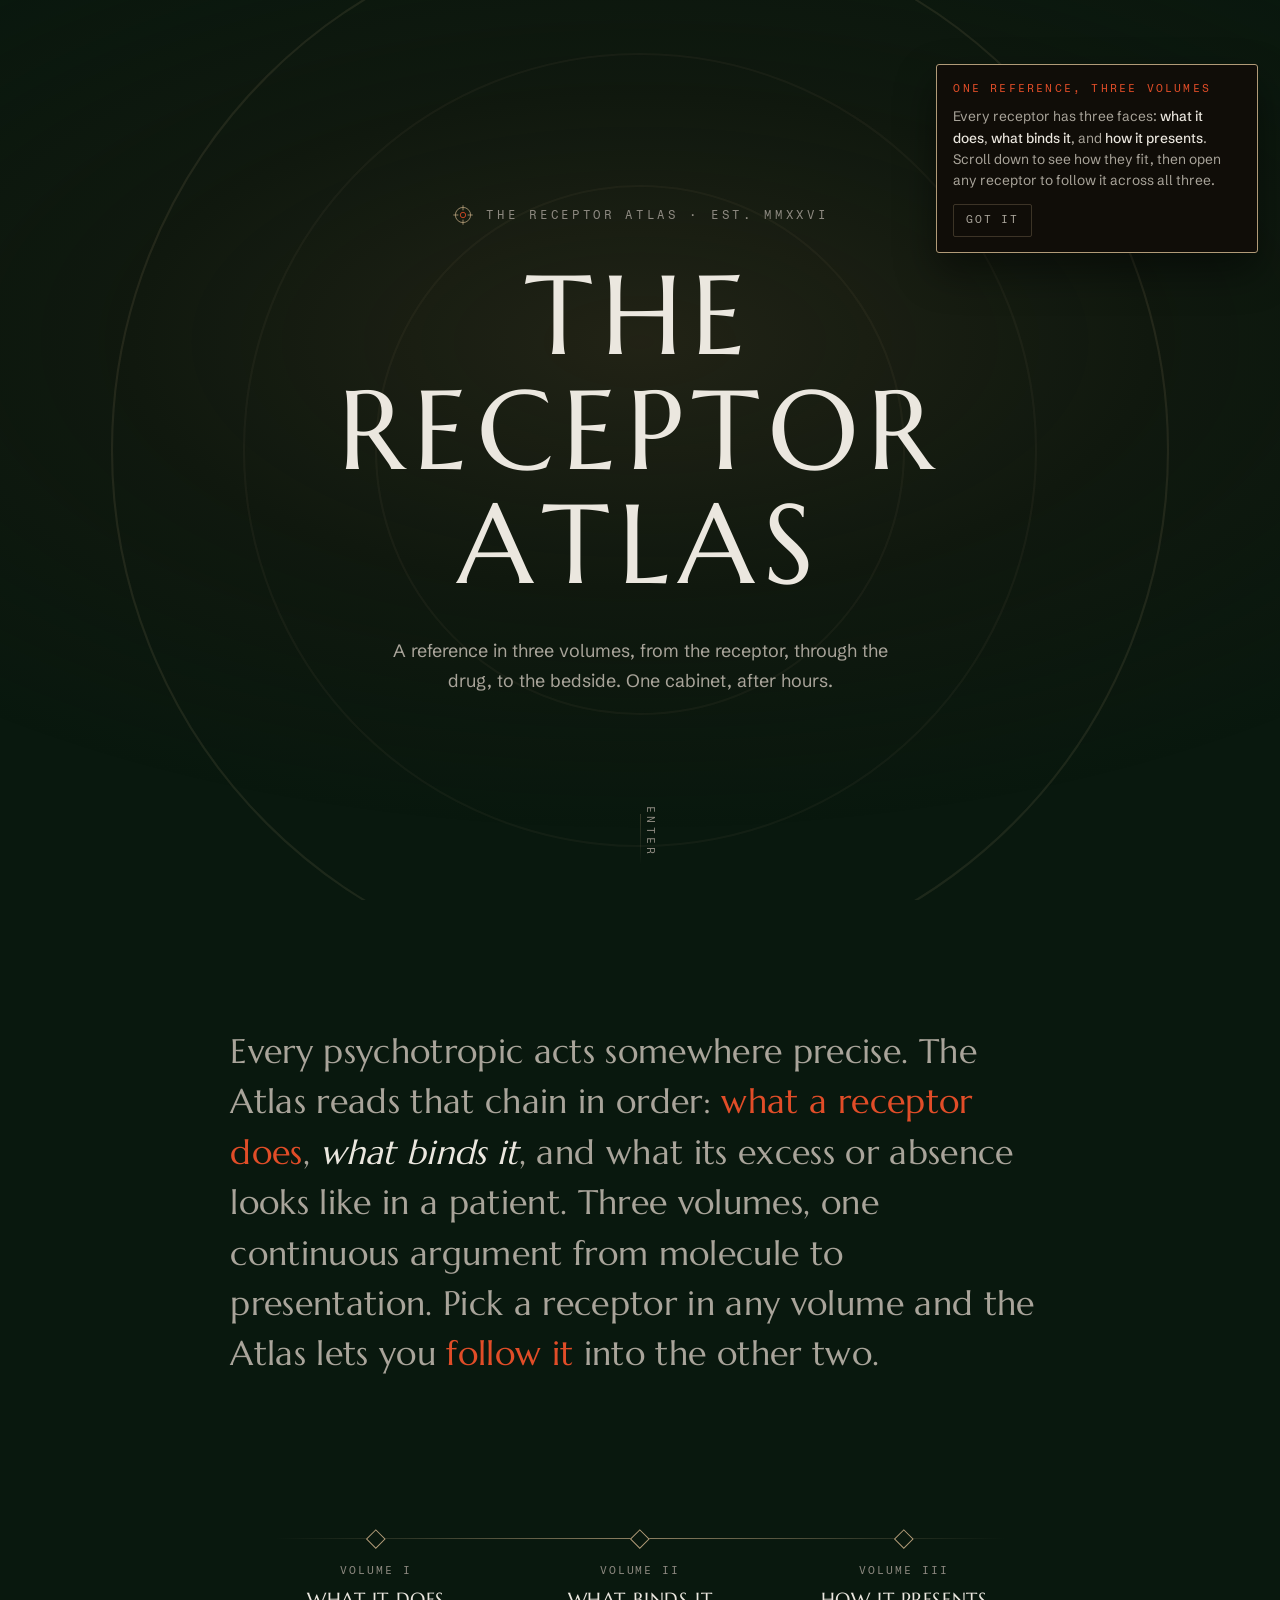
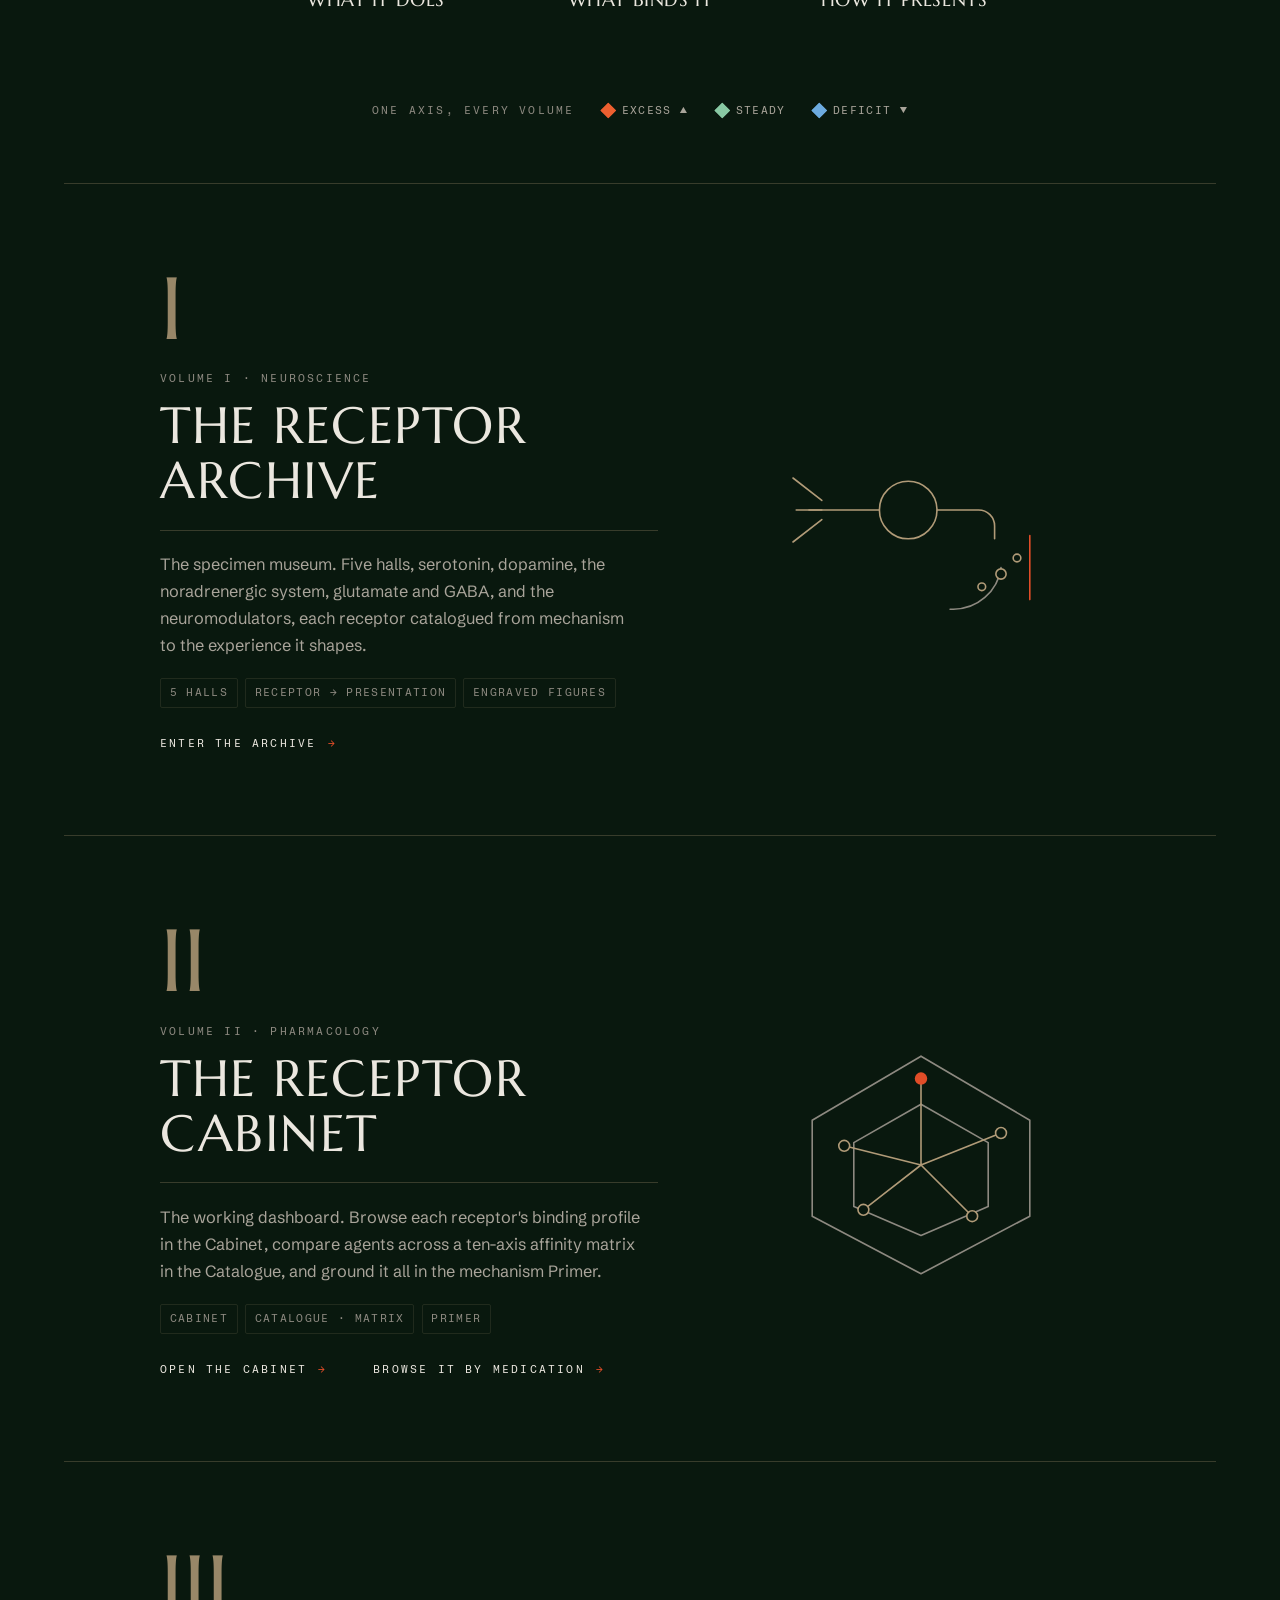
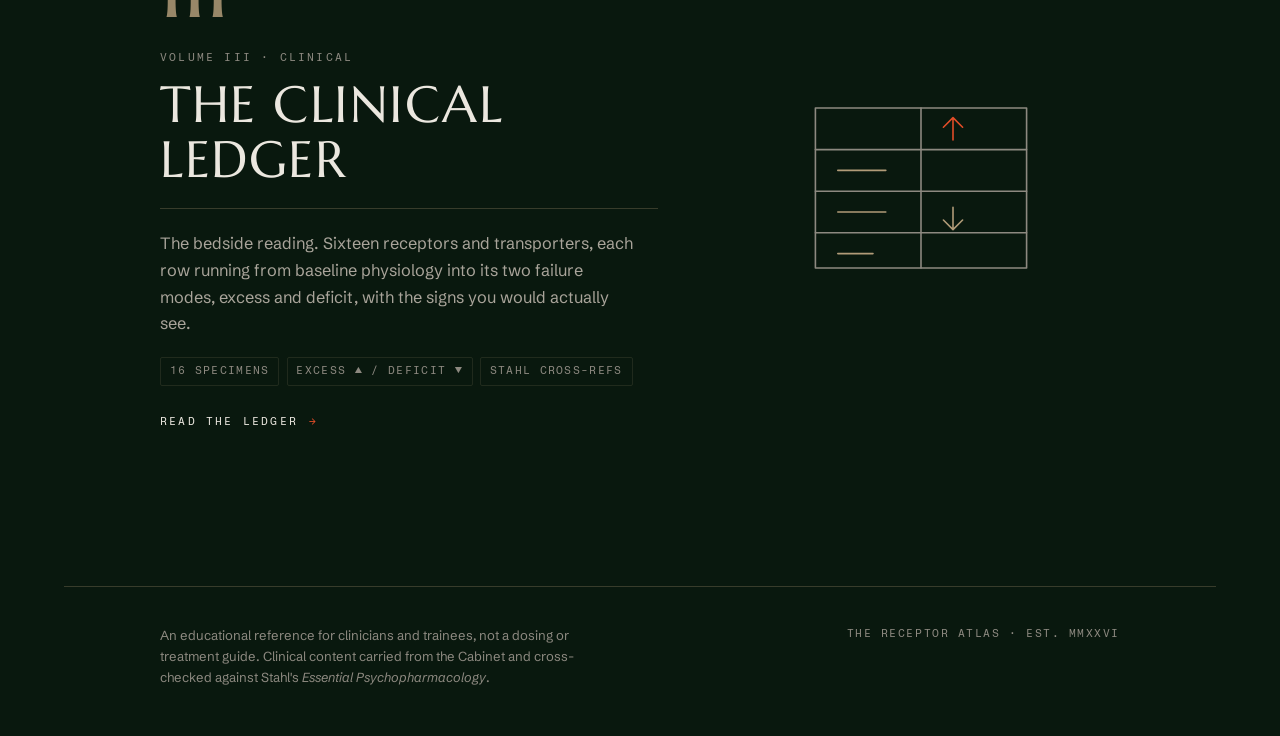
<file: index.html>
<!DOCTYPE html>
<html lang="en">
<head>
<meta charset="UTF-8">
<meta name="viewport" content="width=device-width, initial-scale=1.0">
<title>The Receptor Atlas · A Reference in Three Volumes</title>
<link rel="preconnect" href="https://fonts.googleapis.com">
<link rel="preconnect" href="https://fonts.gstatic.com" crossorigin>
<link href="https://fonts.googleapis.com/css2?family=Marcellus&family=Schibsted+Grotesk:wght@400;500;700&family=Fragment+Mono&display=swap" rel="stylesheet">
<link rel="stylesheet" href="assets/tokens.css">
<link rel="stylesheet" href="assets/base.css">
<style>
  :root {
    --lintel-h: 3.3rem;
    --mast-h: 5.5rem;

    --wall: var(--wall-vault);
    /* accent of the volume currently in the frame — colours the breadcrumb tick */
    --vol-accent: var(--brass);
  }

  * { margin: 0; padding: 0; box-sizing: border-box; }
  html { scroll-behavior: smooth; scroll-padding-top: calc(var(--lintel-h) + 1rem); }

  body {
    background: var(--wall);
    color: var(--bone);
    font-family: var(--body);
    font-size: 1rem;
    line-height: 1.65;
    -webkit-font-smoothing: antialiased;
    overflow-x: hidden;
    transition: background-color 0.85s var(--ease);
  }
  body[data-room="vault"]     { --wall: var(--wall-vault); }
  body[data-room="atrium"]    { --wall: var(--wall-atrium); }
  body[data-room="celestial"] { --wall: var(--wall-celestial); }
  body[data-room="umber"]     { --wall: var(--wall-umber); }
  body[data-room="verdigris"] { --wall: var(--wall-verdigris); }

  ::selection { background: var(--vermilion); color: oklch(14% 0.01 75); }
  :focus-visible { outline: 1px solid var(--brass); outline-offset: 3px; }
  button { font: inherit; color: inherit; }

  /* ═════════════════════════════════════════════════════════════════
     THE LINTEL — the one persistent frame that wraps every volume.
     Carries identity (left), the live trail + specimen thread (centre),
     and the volume switch + index (right). Hidden only at the very top
     of the rotunda, where the hero owns the room.
     ═════════════════════════════════════════════════════════════════ */
  .lintel {
    position: fixed; inset: 0 0 auto 0; z-index: 40;
    height: var(--lintel-h);
    display: flex; align-items: stretch;
    background: oklch(13% 0.011 75);
    border-bottom: 1px solid var(--brass-line);
    transform: translateY(-101%);
    transition: transform 0.55s var(--ease), box-shadow 0.5s var(--ease);
  }
  body:not([data-view="home-top"]) .lintel { transform: none; }
  body[data-view="stage"] .lintel,
  body.is-scrolled .lintel {
    box-shadow: 0 1px 0 var(--brass-faint), 0 10px 30px oklch(0% 0 0 / 0.38);
  }

  .lintel-zone { display: flex; align-items: center; min-width: 0; }
  .lintel-zone.left  { padding-left: clamp(0.85rem, 2.4vw, 1.6rem); gap: 0.7rem; flex: none; }
  .lintel-zone.mid   { flex: 1; min-width: 0; padding: 0 clamp(0.7rem, 2vw, 1.4rem); overflow: hidden; }
  .lintel-zone.right { padding-right: clamp(0.7rem, 2vw, 1.3rem); gap: 0.55rem; flex: none; }

  /* brand — the aperture mark doubles as the way back to the rotunda */
  .brand-home {
    display: inline-flex; align-items: center; gap: 0.6rem;
    background: none; border: 0; cursor: pointer; padding: 0.3rem 0; text-align: left;
  }
  .brand-home svg { width: 21px; height: 21px; overflow: visible; flex: none; }
  .brand-home .bm-core { transform-box: fill-box; transform-origin: center;
    transition: rotate 0.6s var(--ease); }
  .brand-home:hover .bm-core { rotate: 90deg; }
  .brand-home .bm-name {
    font-family: var(--display); font-size: 0.92rem; letter-spacing: 0.13em;
    text-transform: uppercase; color: var(--bone); line-height: 1; white-space: nowrap;
  }
  .brand-home .bm-name small {
    display: block; font-family: var(--mono); font-size: var(--lbl); letter-spacing: 0.24em;
    color: var(--bone-faint); margin-top: 0.28rem;
  }
  .brand-home:hover .bm-name { color: var(--vermilion); }
  @media (max-width: 880px) { .brand-home .bm-name small { display: none; } }
  @media (max-width: 520px) { .brand-home .bm-name { display: none; } }

  /* the trail: ATLAS › VOLUME › specimen, then the thread pills */
  .trail { display: flex; align-items: center; gap: 0.55rem; min-width: 0;
    font-family: var(--mono); font-size: var(--lbl); letter-spacing: 0.14em;
    text-transform: uppercase; white-space: nowrap; overflow: hidden; }
  .trail .crumb {
    background: none; border: 0; padding: 0; cursor: default; color: var(--bone-faint);
    letter-spacing: inherit; text-transform: inherit; font: inherit;
    overflow: hidden; text-overflow: ellipsis;
  }
  .trail button.crumb { cursor: pointer; transition: color 0.25s var(--ease); }
  .trail button.crumb:hover { color: var(--vermilion); }
  .trail .crumb.vol { color: var(--bone-dim); }
  .trail .crumb.here { color: var(--bone); }
  .trail .sep { color: var(--brass); opacity: 0.7; flex: none; }
  .trail .sep::before { content: "\203A"; }
  .trail .tick { width: 6px; height: 6px; rotate: 45deg; flex: none;
    border: 1px solid var(--vol-accent); background: var(--vol-accent);
    transition: background-color 0.4s var(--ease), border-color 0.4s var(--ease); }

  /* the specimen thread — follow one receptor across the volumes */
  .thread {
    display: none; align-items: center; gap: var(--space-xs); flex: none;
    margin-left: 0.4rem; padding-left: 0.8rem; border-left: 1px solid var(--brass-line);
  }
  body[data-view="stage"].has-thread .thread { display: flex; }
  .thread-lbl {
    font-family: var(--mono); font-size: var(--lbl-sm); letter-spacing: 0.18em;
    text-transform: uppercase; color: var(--bone-faint);
  }
  .thread-lbl b { color: var(--vermilion); font-weight: 400; }
  .thread-pills { display: flex; gap: 0.3rem; }
  .thread-pill {
    font-family: var(--mono); font-size: var(--lbl-sm); letter-spacing: 0.12em;
    text-transform: uppercase; color: var(--bone-dim);
    background: oklch(0% 0 0 / 0.18); border: 1px solid var(--brass-faint);
    border-radius: 2px; padding: 0.28rem var(--space-xs); cursor: pointer; white-space: nowrap;
    transition: color 0.22s var(--ease), border-color 0.22s var(--ease), background-color 0.22s var(--ease);
  }
  .thread-pill:hover { color: var(--bone); border-color: var(--brass); }
  .thread-pill[data-here="1"] { color: var(--vermilion); border-color: var(--vermilion);
    background: oklch(62% 0.19 35 / 0.1); cursor: default; }
  .thread-pill[data-absent="1"] { color: var(--bone-faint); opacity: 0.4;
    border-style: dashed; cursor: not-allowed; }
  @media (max-width: 1080px) { .thread .thread-lbl { display: none; } }
  @media (max-width: 760px) {
    .trail .crumb.atlas { display: none; }
    /* the thread reflows onto its own full-width row instead of vanishing */
    .lintel { flex-wrap: wrap; height: auto; min-height: var(--lintel-h); align-content: center; }
    body[data-view="stage"].has-thread .thread {
      order: 9; flex-basis: 100%; margin-left: 0; padding-left: 0; border-left: 0;
      border-top: 1px solid var(--brass-faint); padding-top: 0.34rem; padding-bottom: 0.34rem;
      overflow-x: auto; scrollbar-width: none; }
    body[data-view="stage"].has-thread .thread .thread-lbl { display: inline; }
  }

  /* volume switcher — always one click to any of the three */
  .vswitch { display: flex; border: 1px solid var(--brass-line); border-radius: 2px;
    overflow: hidden; }
  .vseg {
    background: transparent; border: 0; border-left: 1px solid var(--brass-faint);
    cursor: pointer; padding: 0.42rem 0.62rem; line-height: 1;
    font-family: var(--mono); font-size: var(--lbl); letter-spacing: 0.14em;
    text-transform: uppercase; color: var(--bone-faint);
    display: inline-flex; align-items: center; gap: 0.4rem;
    transition: color 0.22s var(--ease), background-color 0.22s var(--ease);
  }
  .vseg:first-child { border-left: 0; }
  .vseg .rn { font-size: 0.72rem; color: var(--brass); transition: color 0.22s var(--ease); }
  .vseg .vn { white-space: nowrap; }
  .vseg:hover { color: var(--bone); background: oklch(93% 0.012 85 / 0.05); }
  .vseg.active { color: var(--bone); background: oklch(70% 0.055 80 / 0.1); }
  .vseg.active .rn { color: var(--vermilion); }
  /* while following an entry, the volumes that don't hold it read as dimmed —
     still clickable (they open that volume), just marked as "the entry isn't here" */
  .vseg.no-entry { opacity: 0.4; }
  .vseg.no-entry:hover { opacity: 0.72; }
  @media (max-width: 680px) { .vseg .vn { display: none; } .vseg { padding: 0.42rem 0.55rem; } }

  .lintel-btn {
    display: inline-flex; align-items: center; gap: 0.45rem;
    font-family: var(--mono); font-size: var(--lbl); letter-spacing: 0.14em;
    text-transform: uppercase; color: var(--bone-dim);
    background: transparent; border: 1px solid var(--brass-line); border-radius: 2px;
    padding: 0.42rem 0.62rem; cursor: pointer;
    transition: color 0.22s var(--ease), border-color 0.22s var(--ease);
  }
  .lintel-btn:hover { color: var(--vermilion); border-color: var(--vermilion); }
  .lintel-btn .dot { width: 5px; height: 5px; rotate: 45deg; border: 1px solid currentColor; }
  @media (max-width: 560px) { .lintel-btn .t { display: none; } }
  /* honest touch targets on coarse pointers */
  @media (pointer: coarse) {
    .vseg, .lintel-btn, .brand-home { min-height: 44px; }
    .thread-pill, .wf-trace-pill { min-height: 40px; }
  }

  /* ───────── rail: the brass progress spine (rotunda only) ───────── */
  .rail {
    position: fixed; left: var(--rail-x); top: 50%; translate: 0 -50%;
    height: 60vh; width: 1px; background: var(--brass-line); z-index: 10;
    transition: opacity 0.6s var(--ease), background-color 0.45s var(--ease);
  }
  .rail-fill { position: absolute; inset: 0; background: var(--brass);
    transform-origin: top; transform: scaleY(0); }
  body.rail-hot .rail { background: var(--brass); }
  body[data-view="home-top"] .rail,
  body[data-view="stage"] .rail { opacity: 0; }
  @media (max-width: 720px) { .rail { display: none; } }

  /* ───────── transition veil (reduced-motion / safety fallback) ───────── */
  #transitionLayer { position: fixed; inset: 0; z-index: 35; pointer-events: none; }
  .dim-veil { position: absolute; inset: 0; background: oklch(9% 0.008 75);
    opacity: 0; transition: opacity 0.4s var(--ease); }
  .dim-veil.on { opacity: 1; }

  /* ───────── the Atlas index (wayfinder) ───────── */
  .wf-edge-trigger {
    position: fixed; left: 0; top: 14vh; height: 72vh;
    width: calc(var(--rail-x) + 0.5rem); z-index: 38; cursor: pointer;
  }
  body.menu-open .wf-edge-trigger, body[data-view="stage"] .wf-edge-trigger { pointer-events: none; }
  @media (max-width: 720px) { .wf-edge-trigger { display: none; } }

  #wayfinder {
    position: fixed; left: var(--rail-x); top: calc(var(--lintel-h) + 0.6rem);
    z-index: 45; display: flex; flex-direction: column;
    width: clamp(258px, 22vw, 348px); max-height: calc(94vh - var(--lintel-h));
    background: oklch(15% 0.012 75 / 0.94);
    border: 1px solid var(--brass-line); border-left: 1px solid var(--brass);
    border-radius: 0 3px 3px 0;
    box-shadow: inset 1px 0 0 oklch(70% 0.055 80 / 0.18), 0 24px 60px oklch(0% 0 0 / 0.5);
    overflow: hidden; clip-path: inset(0 100% 0 0);
    opacity: 0; pointer-events: none;
    transition: clip-path 0.5s var(--ease), opacity 0.32s var(--ease);
  }
  #wayfinder.open { clip-path: inset(0 0 0 0); opacity: 1; pointer-events: auto; }
  .wf-title { font-family: var(--display); font-size: clamp(0.95rem, 2vw, 1.2rem);
    letter-spacing: 0.12em; text-transform: uppercase; color: var(--bone);
    padding: clamp(0.9rem, 2.4vh, 1.3rem) 1.4rem 0.4rem; }
  .wf-sub { font-family: var(--mono); font-size: var(--lbl-sm); letter-spacing: 0.18em;
    text-transform: uppercase; color: var(--bone-faint);
    padding: 0 1.4rem 0.85rem; border-bottom: 1px solid var(--brass-line); }

  /* the specimen thread, surfaced inside the index so it reaches every viewport */
  .wf-trace { padding: 0.85rem 1.4rem; border-bottom: 1px solid var(--brass-line);
    background: oklch(62% 0.19 35 / 0.05); }
  .wf-trace-lbl { font-family: var(--mono); font-size: var(--lbl-sm); letter-spacing: 0.18em;
    text-transform: uppercase; color: var(--bone-faint); margin-bottom: 0.55rem; }
  .wf-trace-lbl b { color: var(--vermilion); font-weight: 400; }
  .wf-trace-pills { display: flex; flex-wrap: wrap; gap: 0.4rem; }
  .wf-trace-pill { font-family: var(--mono); font-size: var(--lbl-sm); letter-spacing: 0.12em;
    text-transform: uppercase; color: var(--bone-dim);
    background: oklch(0% 0 0 / 0.2); border: 1px solid var(--brass-faint);
    border-radius: 2px; padding: 0.42rem 0.6rem; cursor: pointer; white-space: nowrap;
    transition: color 0.22s var(--ease), border-color 0.22s var(--ease); }
  .wf-trace-pill:hover { color: var(--bone); border-color: var(--brass); }
  .wf-trace-pill[data-here="1"] { color: var(--vermilion); border-color: var(--vermilion);
    background: oklch(62% 0.19 35 / 0.1); cursor: default; }
  .wf-trace-pill[data-absent="1"] { color: var(--bone-faint); opacity: 0.45;
    border-style: dashed; cursor: not-allowed; }
  .wf-scroll { flex: 1; overflow-y: auto; overflow-x: hidden; min-height: 0;
    scrollbar-width: thin; scrollbar-color: var(--brass-line) transparent;
    overscroll-behavior: contain; }
  .wf-scroll::-webkit-scrollbar { width: 5px; }
  .wf-scroll::-webkit-scrollbar-thumb { background: var(--brass-line); border-radius: 3px; }
  #wfContent { position: relative; padding: 0.7rem 0.85rem 0.9rem 0; }
  .wf-section { padding: 0 0 var(--space-xs); }
  .wf-section-head {
    position: relative; font-family: var(--mono); font-size: var(--lbl);
    letter-spacing: 0.14em; text-transform: uppercase; color: var(--bone-faint);
    margin: var(--space-xs) 0 0.4rem; padding-left: 1.5rem; cursor: pointer; display: block;
    background: none; border: 0; text-align: left; width: 100%;
    transition: color 0.3s var(--ease);
  }
  .wf-section-head::before { content: ""; position: absolute; left: 0.55rem; top: 0.05rem;
    width: 7px; height: 7px; rotate: 45deg; border: 1px solid var(--brass);
    background: var(--wall-vault); transition: background-color 0.3s var(--ease), border-color 0.3s var(--ease); }
  .wf-section-head:hover { color: var(--bone); }
  .wf-section-head:hover::before { border-color: var(--vermilion); }
  .wf-section.lit .wf-section-head { color: var(--vermilion); }
  .wf-section.lit .wf-section-head::before { background: var(--vermilion); border-color: var(--vermilion); }
  .wf-item { position: relative; display: block; width: 100%; text-align: left;
    background: transparent; border: 0; cursor: pointer; color: var(--bone-dim); text-decoration: none;
    font-family: var(--body); font-size: 0.9rem;
    padding: 0.34rem 0.8rem 0.34rem 1.5rem; border-radius: 0 2px 2px 0;
    transition: color 0.2s var(--ease), background-color 0.2s var(--ease), padding-left 0.2s var(--ease); }
  .wf-item::before { content: ""; position: absolute; left: 0.55rem; top: 50%; translate: 0 -50%;
    width: 0.6rem; height: 1px; background: var(--brass-line);
    transition: background-color 0.2s var(--ease), width 0.2s var(--ease); }
  .wf-item:hover { color: var(--bone); background: oklch(93% 0.012 85 / 0.06); padding-left: 1.7rem; }
  .wf-item:hover::before { background: var(--vermilion); width: 0.85rem; }
  @media (pointer: coarse) { .wf-item { min-height: 44px; display: flex; align-items: center; } }
  .wf-return { margin: 0.4rem var(--space-md) 0.2rem; padding: 0.55rem 0.9rem;
    font-family: var(--mono); font-size: var(--lbl-sm); letter-spacing: 0.16em;
    text-transform: uppercase; color: var(--bone-dim);
    background: transparent; border: 1px solid var(--brass-line); border-radius: 2px;
    cursor: pointer; width: calc(100% - 2rem); text-align: left;
    transition: color 0.25s var(--ease), border-color 0.25s var(--ease); }
  .wf-return:hover { color: var(--vermilion); border-color: var(--vermilion); }
  @media (max-width: 720px) {
    #wayfinder { left: 0.8rem; right: 0.8rem; width: auto; border-left: 1px solid var(--brass-line); border-radius: 3px; }
  }

  /* ───────── rotunda: hero ───────── */
  #rotunda { position: relative; z-index: 1; }
  .hero { min-height: 100svh; display: grid; place-content: center;
    text-align: center; position: relative; padding: 2rem;
    isolation: isolate; overflow: hidden; }
  /* Arrival: the gallery lights coming up after hours. One warm wash rises out
     of the dark on load and then holds — no looping, no spin. Confident silence. */
  .hero::before { content: ""; position: absolute; inset: 0; z-index: 0;
    pointer-events: none; opacity: 0;
    background: radial-gradient(120% 82% at 50% 38%,
      oklch(30% 0.03 78 / 0.55) 0%, oklch(22% 0.02 78 / 0.30) 34%, transparent 66%);
    animation: lights-up 2s var(--ease) 0.1s forwards; }
  @keyframes lights-up { to { opacity: 1; } }
  /* the rotunda's concentric architecture resolves out of the dark and settles once */
  .hero-rings { position: absolute; inset: 0; margin: auto; z-index: 0;
    width: min(150vmin, 1100px); height: min(150vmin, 1100px);
    opacity: 0; scale: 1.06; transform-origin: center; pointer-events: none;
    animation: rings-settle 2.4s var(--ease) 0.2s forwards; }
  @keyframes rings-settle { to { opacity: 0.45; scale: 1; } }
  /* keep hero content above the light wash and the architecture */
  .hero-est, .hero h1, .hero-sub { position: relative; z-index: 1; }
  .hero-est { font-family: var(--mono); font-size: 0.72rem; letter-spacing: 0.32em;
    color: var(--bone-faint); text-transform: uppercase; margin-bottom: 2rem;
    display: inline-flex; align-items: center; gap: 0.8rem; justify-self: center; }
  .hero-est svg { width: 22px; height: 22px; }
  .hero h1 { font-family: var(--display); font-weight: 400;
    font-size: clamp(2.7rem, 9vw, 7rem); letter-spacing: 0.08em;
    line-height: 1.02; text-transform: uppercase; }
  .hero h1 .word { display: block; overflow: hidden; }
  .hero h1 .ch { display: inline-block; translate: 0 110%;
    animation: rise 1.25s var(--ease) forwards;
    animation-delay: calc(0.3s + var(--letter-index) * var(--letter-stagger)); }
  @keyframes rise { to { translate: 0 0; } }
  .hero-sub { margin-top: 2.2rem; color: var(--bone-dim);
    font-size: clamp(0.95rem, 1.4vw, 1.12rem); max-width: 46ch; margin-inline: auto; }
  .hero-est, .hero-sub, .hero-cue { opacity: 0; animation: fade-up 1.4s var(--ease) forwards; }
  .hero-est { animation-delay: 0.15s; }
  .hero-sub { animation-delay: 1.25s; }
  .hero-cue { animation-delay: 1.9s; }
  @keyframes fade-up { from { opacity: 0; translate: 0 18px; } to { opacity: 1; translate: 0 0; } }
  .hero-cue { position: absolute; bottom: 2.2rem; left: 50%; margin-left: -0.5px; z-index: 1;
    font-family: var(--mono); font-size: var(--lbl); letter-spacing: 0.3em;
    color: var(--bone-faint); text-transform: uppercase; writing-mode: vertical-rl;
    text-decoration: none; transition: color 0.3s var(--ease); }
  .hero-cue:hover { color: var(--vermilion); }
  /* a quiet beacon: a faint rail with a single gleam that descends it and rests —
     a light travelling "this way down", not a drip */
  .hero-cue::after { content: ""; display: block; width: 1px; height: 3.2rem;
    margin: 0.9rem auto 0; background-repeat: no-repeat;
    background-image: linear-gradient(var(--brass-line), transparent),
      linear-gradient(180deg, transparent 0%, var(--brass) 50%, transparent 100%);
    background-size: 100% 100%, 100% 260%;
    background-position: 50% 0, 50% -80%;
    animation: cue-descend 2.8s var(--ease) infinite; }
  @keyframes cue-descend {
    0%   { background-position: 50% 0, 50% -80%; }
    58%  { background-position: 50% 0, 50% 180%; }
    100% { background-position: 50% 0, 50% 180%; }
  }

  /* ───────── rotunda: manifesto ───────── */
  .manifesto { padding: clamp(5rem, 14vh, 10rem) clamp(1.4rem, 8vw, 9rem);
    max-width: 64rem; margin-inline: auto; }
  .manifesto p { font-family: var(--display); font-size: clamp(1.4rem, 3vw, 2.1rem);
    line-height: 1.5; color: var(--bone-dim); letter-spacing: 0.01em; }
  .manifesto .accent { color: var(--vermilion); }
  .manifesto em { font-style: italic; color: var(--bone); }

  /* ───────── rotunda: the through-line diagram ───────── */
  .throughline {
    max-width: 60rem; margin: 0 auto clamp(1rem, 5vh, 3rem);
    padding: 0 clamp(1.4rem, 8vw, 6rem);
    display: grid; grid-template-columns: repeat(3, 1fr); align-items: start;
    gap: clamp(0.5rem, 3vw, 1.5rem); position: relative;
  }
  /* a brass lintel-rail joining the three doors — architecture, not the diagnostic
     axis. The state colours stay reserved for the axis key below, so no colour
     ever carries two meanings. */
  .tl-spine { position: absolute; left: 12%; right: 12%; top: 2.1rem; height: 1px;
    background: linear-gradient(90deg, transparent, var(--brass-line) 18%, var(--brass) 50%, var(--brass-line) 82%, transparent);
    opacity: 0.8; }
  .tl-node { position: relative; text-align: center; opacity: 0; translate: 0 12px;
    transition: opacity 0.8s var(--ease), translate 0.8s var(--ease); }
  .throughline.is-in .tl-node { opacity: 1; translate: 0 0; }
  .throughline.is-in .tl-node:nth-child(3) { transition-delay: 0.1s; }
  .throughline.is-in .tl-node:nth-child(4) { transition-delay: 0.2s; }
  .tl-dot { width: 0.85rem; height: 0.85rem; rotate: 45deg; margin: 0.6rem auto var(--space-md);
    background: var(--wall); border: 1px solid var(--brass); position: relative; z-index: 1;
    transition: background-color 0.35s var(--ease), border-color 0.35s var(--ease), box-shadow 0.35s var(--ease); }
  .tl-stage { font-family: var(--mono); font-size: var(--lbl-sm); letter-spacing: 0.18em;
    text-transform: uppercase; color: var(--bone-faint); }
  .tl-ask { font-family: var(--display); font-size: clamp(0.95rem, 1.7vw, 1.2rem);
    color: var(--bone); text-transform: uppercase; letter-spacing: 0.03em; margin-top: 0.3rem;
    transition: color 0.3s var(--ease); }
  /* the three nodes are doors: each is the explanation AND the entrance.
     A recessed doorway frame deepens and the whole plate lifts on approach. */
  button.tl-node { background: none; border: 0; font: inherit; cursor: pointer;
    padding: 1.1rem 0.6rem 0.9rem; border-radius: 3px;
    box-shadow: inset 0 0 0 1px transparent;
    transition: transform 0.4s var(--ease), background-color 0.4s var(--ease), box-shadow 0.4s var(--ease); }
  button.tl-node:hover, button.tl-node:focus-visible {
    transform: translateY(-4px); background: oklch(0% 0 0 / 0.16);
    box-shadow: inset 0 0 0 1px var(--brass-line), 0 14px 30px oklch(0% 0 0 / 0.32); }
  button.tl-node:hover .tl-ask, button.tl-node:focus-visible .tl-ask { color: var(--vermilion); }
  button.tl-node:hover .tl-dot, button.tl-node:focus-visible .tl-dot {
    border-color: var(--vermilion); background: oklch(62% 0.19 35 / 0.16);
    box-shadow: 0 0 10px oklch(62% 0.19 35 / 0.35); }
  .tl-enter { display: block; margin-top: var(--space-xs); font-family: var(--mono);
    font-size: var(--lbl-sm); letter-spacing: 0.2em; text-transform: uppercase;
    color: var(--bone-faint); opacity: 0; translate: 0 -4px;
    transition: opacity 0.3s var(--ease), translate 0.3s var(--ease), color 0.3s var(--ease); }
  button.tl-node:hover .tl-enter, button.tl-node:focus-visible .tl-enter {
    opacity: 1; translate: 0 0; color: var(--vermilion); }
  @media (max-width: 640px) {
    .throughline { grid-template-columns: 1fr; gap: 1.4rem; }
    .tl-spine { display: none; }
  }

  /* ───────── the diagnostic axis, taught once at the front door ─────────
     One three-part axis runs through the whole Atlas — its colours reappear as
     the Cabinet's state dial and the Ledger's excess/deficit columns, so a reader
     learns it here and recognises it everywhere. */
  .axis-key { display: flex; justify-content: center; align-items: center;
    flex-wrap: wrap; gap: clamp(0.8rem, 2.6vw, 1.8rem);
    max-width: 60rem; margin: 0 auto clamp(2rem, 7vh, 4.5rem);
    padding: 0 clamp(1.4rem, 8vw, 6rem);
    opacity: 0; translate: 0 12px; transition: opacity 0.8s var(--ease), translate 0.8s var(--ease); }
  .throughline.is-in ~ .axis-key, .axis-key.is-in { opacity: 1; translate: 0 0; }
  .ak-cap { font-family: var(--mono); font-size: var(--lbl-sm); letter-spacing: 0.2em;
    text-transform: uppercase; color: var(--bone-faint); }
  .ak-item { display: inline-flex; align-items: center; gap: var(--space-xs);
    font-family: var(--mono); font-size: var(--lbl); letter-spacing: 0.12em;
    text-transform: uppercase; color: var(--bone-dim); }
  .ak-tick { width: 0.66rem; height: 0.66rem; rotate: 45deg;
    background: var(--ak); border: 1px solid var(--ak); }
  .ak-over   { --ak: var(--state-over); }
  .ak-normal { --ak: var(--state-normal); }
  .ak-under  { --ak: var(--state-under); }

  /* ───────── rotunda: the three volume plates ───────── */
  #volumes { padding-bottom: clamp(3rem, 8vh, 6rem); }
  .vol { position: relative;
    display: grid; grid-template-columns: 1fr minmax(260px, 0.8fr);
    gap: clamp(1.5rem, 5vw, 4rem); align-items: center;
    max-width: 72rem; margin-inline: auto;
    padding: clamp(3.5rem, 9vh, 7rem) clamp(1.4rem, 8vw, 6rem);
    border-top: 1px solid var(--brass-line); }
  .vol-head { position: relative; }
  .vol-numeral { font-family: var(--display); font-size: clamp(3rem, 7vw, 5.5rem);
    line-height: 1; color: var(--brass); opacity: 0; transition: opacity 1s var(--ease); }
  .vol.is-in .vol-numeral { opacity: 0.85; }
  .vol-kicker { font-family: var(--mono); font-size: var(--lbl); letter-spacing: 0.2em;
    text-transform: uppercase; color: var(--bone-faint); margin: 1.1rem 0 0.6rem; }
  .vol-head h2 { font-family: var(--display); font-weight: 400;
    font-size: clamp(2rem, 4.5vw, 3.2rem); letter-spacing: 0.03em;
    line-height: 1.08; color: var(--bone); text-transform: uppercase; }
  .vol-rule { height: 1px; width: 100%; background: var(--brass-line); margin: 1.3rem 0;
    transform: scaleX(0); transform-origin: left; transition: transform 0.9s var(--ease) 0.1s; }
  .vol.is-in .vol-rule { transform: scaleX(1); }
  .vol-desc { color: var(--bone-dim); max-width: 48ch; font-size: 1.02rem; }
  .vol-tags { display: flex; flex-wrap: wrap; gap: 0.45rem; margin-top: 1.2rem; }
  .vol-tag { font-family: var(--mono); font-size: var(--lbl-sm); letter-spacing: 0.12em;
    text-transform: uppercase; color: var(--bone-faint);
    border: 1px solid var(--brass-faint); border-radius: 2px; padding: 0.3rem 0.55rem; }
  .vol-enter { display: inline-flex; align-items: center; gap: 0.7rem; margin-top: 1.7rem;
    font-family: var(--mono); font-size: var(--lbl); letter-spacing: 0.2em;
    text-transform: uppercase; color: var(--bone);
    background: transparent; border: 0; cursor: pointer; padding: 0; text-decoration: none;
    transition: color 0.3s var(--ease), gap 0.3s var(--ease); }
  .vol-enter + .vol-enter { margin-left: 2.6rem; }
  .vol-enter .arr { color: var(--vermilion); transition: transform 0.4s var(--ease); }
  .vol-enter:hover { color: var(--vermilion); gap: 1.1rem; }
  .vol-enter:hover .arr { transform: translateX(4px); }
  .vol-kicker, .vol-head h2, .vol-desc, .vol-tags, .vol-enter {
    opacity: 0; translate: 0 14px;
    transition: opacity 0.8s var(--ease), translate 0.8s var(--ease); }
  .vol-head h2 { transition-delay: 0.08s; }
  .vol-desc { transition-delay: 0.16s; }
  .vol-tags { transition-delay: 0.22s; }
  .vol-enter { transition-delay: 0.28s; }
  .vol.is-in :is(.vol-kicker, .vol-head h2, .vol-desc, .vol-tags, .vol-enter) { opacity: 1; translate: 0 0; }

  .vol-fig { display: grid; place-items: center; }
  .vol-fig svg { width: min(100%, 320px); height: auto; overflow: visible; }
  .vol-fig .stroke { fill: none; stroke: var(--brass); stroke-width: 1;
    stroke-linecap: round; stroke-linejoin: round;
    stroke-dasharray: 1; stroke-dashoffset: 1;
    transition: stroke-dashoffset 1.2s var(--ease) calc(var(--s,0) * 0.11s); }
  .vol-fig .stroke.dim { stroke: var(--bone-faint); }
  .vol-fig .stroke.live { stroke: var(--vermilion); }
  .vol.is-in .vol-fig .stroke { stroke-dashoffset: 0; }
  .vol-fig .node { fill: var(--wall); stroke: var(--brass); stroke-width: 1; opacity: 0;
    transition: opacity 0.6s var(--ease) 0.7s; }
  .vol.is-in .vol-fig .node { opacity: 1; }
  @media (max-width: 760px) {
    .vol { grid-template-columns: 1fr; }
    .vol-fig { order: -1; max-width: 240px; }
  }

  .colophon { border-top: 1px solid var(--brass-line);
    padding: 2.4rem clamp(1.4rem, 8vw, 6rem) 3rem;
    max-width: 72rem; margin-inline: auto;
    display: flex; justify-content: space-between; flex-wrap: wrap; gap: var(--space-md);
    font-family: var(--mono); font-size: var(--lbl-sm); letter-spacing: 0.14em;
    text-transform: uppercase; color: var(--bone-faint); }
  .colophon .disc { max-width: 52ch; text-transform: none; letter-spacing: normal;
    font-family: var(--body); font-size: 0.82rem; line-height: 1.6; }

  /* ───────── stage: a volume loaded full-bleed, framed by the lintel ───────── */
  #stage { position: fixed; inset: var(--frame-top, var(--lintel-h)) 0 0 0; z-index: 30;
    background: var(--wall); visibility: hidden;
    transition: visibility 0s linear 0.55s; }
  body[data-view="stage"] #stage { visibility: visible; transition: visibility 0s; }
  body[data-view="stage"] #rotunda { display: none; }
  .stage-frame { position: absolute; inset: 0; width: 100%; height: 100%; border: 0;
    display: block; opacity: 0; pointer-events: none;
    transition: opacity 0.55s var(--ease); }
  .stage-frame.active { opacity: 1; pointer-events: auto; }
  /* a thin loading bar that rides the lintel underline while a volume loads */
  .stage-loader { position: fixed; top: calc(var(--frame-top, var(--lintel-h)) - 1px); left: 0; height: 2px;
    width: 0; background: var(--vermilion); z-index: 41; opacity: 0;
    transition: width 0.5s var(--ease), opacity 0.3s var(--ease); }
  body.frame-loading .stage-loader { opacity: 1; width: 72%; }
  .lintel-btn .mag { width: 13px; height: 13px; }
  .lintel-btn .kbd-hint { font-family: var(--mono); font-size: var(--lbl); color: var(--bone-faint);
    border: 1px solid var(--brass-faint); border-radius: 2px; padding: 0 0.3rem; line-height: 1.35; margin-left: 0.1rem; }
  #findBtn:hover .kbd-hint { color: var(--vermilion); border-color: var(--vermilion); }
  @media (max-width: 900px) { .lintel-btn .kbd-hint { display: none; } }

  /* a quiet skeleton behind the frames so a slow load is never a blank stage */
  .stage-skeleton { position: absolute; inset: 0; z-index: 0; display: grid;
    place-content: center; justify-items: center; gap: var(--space-md);
    opacity: 0; pointer-events: none; transition: opacity 0.3s var(--ease); }
  body.frame-loading .stage-skeleton { opacity: 1; }
  .stage-skeleton svg { width: 40px; height: 40px; opacity: 0.55;
    animation: sk-pulse 1.6s var(--ease) infinite; }
  .sk-label { font-family: var(--mono); font-size: var(--lbl); letter-spacing: 0.2em;
    text-transform: uppercase; color: var(--bone-faint); }
  @keyframes sk-pulse { 0%, 100% { opacity: 0.3; transform: scale(0.95); }
    50% { opacity: 0.7; transform: scale(1); } }

  /* ───────── Quick Lookup: search across all three volumes ───────── */
  .search-scrim { position: fixed; inset: 0; z-index: 70; background: oklch(9% 0.008 75 / 0.55);
    opacity: 0; pointer-events: none; transition: opacity 0.25s var(--ease); }
  body.search-open .search-scrim { opacity: 1; pointer-events: auto; }
  .search-panel { position: fixed; z-index: 71; left: 50%; top: clamp(3.6rem, 12vh, 9rem);
    translate: -50% -8px; width: min(560px, 92vw);
    background: oklch(16% 0.012 75); border: 1px solid var(--brass); border-radius: 4px;
    box-shadow: 0 24px 60px oklch(0% 0 0 / 0.5); overflow: hidden;
    opacity: 0; pointer-events: none;
    transition: opacity 0.25s var(--ease), translate 0.3s var(--ease); }
  body.search-open .search-panel { opacity: 1; pointer-events: auto; translate: -50% 0; }
  .search-head { display: flex; align-items: center; gap: 0.7rem; padding: 0.85rem 1.05rem;
    border-bottom: 1px solid var(--brass-line); }
  .search-head > svg { width: 16px; height: 16px; color: var(--bone-faint); flex: none; }
  .search-input { flex: 1; min-width: 0; background: transparent; border: 0; color: var(--bone);
    font-family: var(--body); font-size: 1rem; outline: none; }
  .search-input::placeholder { color: var(--bone-faint); }
  .search-kbd { font-family: var(--mono); font-size: var(--lbl-sm); letter-spacing: 0.1em;
    color: var(--bone-faint); border: 1px solid var(--brass-line); border-radius: 2px;
    padding: 0.18rem 0.4rem; flex: none; }
  .search-results { max-height: min(56vh, 30rem); overflow-y: auto; padding: 0.4rem;
    scrollbar-width: thin; scrollbar-color: var(--brass-line) transparent; }
  .search-section { font-family: var(--mono); font-size: var(--lbl-sm); letter-spacing: 0.18em;
    text-transform: uppercase; color: var(--bone-faint); padding: var(--space-xs) 0.7rem 0.3rem; }
  .search-empty { padding: 1.1rem; color: var(--bone-faint); font-size: 0.9rem; }
  .sr-item { display: flex; align-items: center; gap: 0.7rem; width: 100%; text-align: left;
    background: transparent; border: 0; cursor: pointer; color: var(--bone-dim);
    padding: 0.55rem 0.7rem; border-radius: 3px; }
  .sr-item:hover, .sr-item.sel { background: oklch(93% 0.012 85 / 0.06); color: var(--bone); }
  .sr-kind { font-family: var(--mono); font-size: var(--lbl); letter-spacing: 0.12em;
    text-transform: uppercase; color: var(--bone-faint); border: 1px solid var(--brass-faint);
    border-radius: 2px; padding: 0.22rem 0; flex: none; width: 4.6rem; text-align: center; }
  .sr-item.sel .sr-kind, .sr-item:hover .sr-kind { border-color: var(--brass); color: var(--bone-dim); }
  /* receptors are the catalogue's primary entity, so they wear the brass label
     metal; drugs and signs stay neutral. The diagnostic colours are reserved
     for their one semantic job and never borrowed for badge identity. */
  .sr-kind[data-k="receptor"] { color: var(--brass); border-color: var(--brass-line); }
  .sr-label { flex: 1; min-width: 0; font-family: var(--body); font-size: 0.95rem;
    white-space: nowrap; overflow: hidden; text-overflow: ellipsis; }
  .sr-sub { color: var(--bone-faint); }
  .sr-vols { font-family: var(--mono); font-size: var(--lbl-sm); letter-spacing: 0.08em;
    color: var(--bone-faint); flex: none; }
  .sr-go { color: var(--brass); flex: none; opacity: 0; transition: opacity 0.2s var(--ease); }
  .sr-item.sel .sr-go, .sr-item:hover .sr-go { opacity: 1; }
  @media (max-width: 560px) { .search-kbd { display: none; } .sr-vols { display: none; } }

  /* ───────── first-run coachmark ───────── */
  .coach { position: fixed; z-index: 60; right: clamp(0.8rem, 3vw, 1.4rem);
    top: calc(var(--lintel-h) + 0.7rem); width: min(322px, 88vw);
    background: oklch(16% 0.012 75); border: 1px solid var(--brass); border-radius: 3px;
    box-shadow: 0 18px 40px oklch(0% 0 0 / 0.45); padding: 0.95rem 1.05rem;
    opacity: 0; translate: 0 -8px; pointer-events: none;
    transition: opacity 0.4s var(--ease), translate 0.4s var(--ease); }
  body.coach-on #coach { opacity: 1; translate: 0 0; pointer-events: auto; }
  body.tracecoach-on #traceCoach { opacity: 1; translate: 0 0; pointer-events: auto; }
  .coach-trace { border-color: var(--vermilion); }
  .coach-h { font-family: var(--mono); font-size: var(--lbl-sm); letter-spacing: 0.2em;
    text-transform: uppercase; color: var(--vermilion); margin-bottom: var(--space-xs); }
  .coach-p { font-family: var(--body); font-size: 0.86rem; line-height: 1.55; color: var(--bone-dim); }
  .coach-p b { color: var(--bone); font-weight: 500; }
  .coach-x { margin-top: 0.75rem; font-family: var(--mono); font-size: var(--lbl-sm);
    letter-spacing: 0.16em; text-transform: uppercase; color: var(--bone-dim);
    background: transparent; border: 1px solid var(--brass-line); border-radius: 2px;
    padding: 0.42rem 0.75rem; cursor: pointer; transition: color 0.25s var(--ease), border-color 0.25s var(--ease); }
  .coach-x:hover { color: var(--vermilion); border-color: var(--vermilion); }

  @media (prefers-reduced-motion: reduce) {
    html { scroll-behavior: auto; }
    *, *::before, *::after { animation-duration: 0.001s !important; animation-delay: 0s !important;
      transition-duration: 0.001s !important; transition-delay: 0s !important; }
    .hero h1 .ch { translate: 0 0; }
    .hero-est, .hero-sub, .hero-cue { opacity: 1; }
    .hero::before { opacity: 1; }
    .hero-rings { opacity: 0.45; scale: 1; }
    .hero-cue::after { animation: none; }
    .vol-fig .stroke { stroke-dashoffset: 0; }
  }
</style>
</head>
<body data-room="vault" data-view="home-top">

  <div class="rail" aria-hidden="true"><div class="rail-fill" id="railFill"></div></div>
  <div id="transitionLayer"><div class="dim-veil" id="dimVeil"></div></div>
  <div class="stage-loader" id="stageLoader" aria-hidden="true"></div>

  <!-- ═══════════ THE LINTEL — persistent frame ═══════════ -->
  <header class="lintel" id="lintel">
    <div class="lintel-zone left">
      <button class="brand-home" id="brandHome" aria-label="Return to the Atlas rotunda">
        <svg viewBox="0 0 26 26" fill="none" aria-hidden="true">
          <circle cx="13" cy="13" r="9" stroke="var(--brass)" stroke-width="1"/>
          <circle class="bm-core" cx="13" cy="13" r="3.2" stroke="var(--vermilion)" stroke-width="1.1"/>
          <path d="M13 1.5v6M13 18.5v6M1.5 13h6M18.5 13h6" stroke="var(--brass)" stroke-width="1"/>
        </svg>
        <span class="bm-name">The Receptor Atlas<small>Est. MMXXVI</small></span>
      </button>
    </div>

    <div class="lintel-zone mid">
      <nav class="trail" id="trail" aria-label="You are here"></nav>
    </div>
    <div class="thread" id="thread" aria-label="Trace this specimen across the volumes"></div>

    <div class="lintel-zone right">
      <div class="vswitch" id="vswitch" role="tablist" aria-label="Switch volume"></div>
      <button class="lintel-btn" id="findBtn" aria-label="Find a receptor, drug, or sign" title="Search (press /)">
        <svg class="mag" viewBox="0 0 16 16" fill="none" aria-hidden="true"><circle cx="7" cy="7" r="5" stroke="currentColor" stroke-width="1.3"/><path d="M11 11l3.5 3.5" stroke="currentColor" stroke-width="1.3" stroke-linecap="round"/></svg><span class="t">Find</span><span class="kbd-hint" aria-hidden="true">/</span>
      </button>
      <button class="lintel-btn" id="indexBtn" aria-label="Open the Atlas index">
        <span class="dot" aria-hidden="true"></span><span class="t">Index</span>
      </button>
      </div>
  </header>

  <!-- ═══════════ Quick Lookup ═══════════ -->
  <div class="search-scrim" id="searchScrim"></div>
  <div class="search-panel" id="searchPanel" role="dialog" aria-label="Quick lookup" aria-modal="true">
    <div class="search-head">
      <svg viewBox="0 0 16 16" fill="none" aria-hidden="true"><circle cx="7" cy="7" r="5" stroke="currentColor" stroke-width="1.3"/><path d="M11 11l3.5 3.5" stroke="currentColor" stroke-width="1.3" stroke-linecap="round"/></svg>
      <input class="search-input" id="searchInput" type="text" autocomplete="off" spellcheck="false"
             placeholder="Find a receptor, drug, or sign: 5-HT2A, fluoxetine, EPS…" aria-label="Search receptors, drugs, and clinical signs">
      <span class="search-kbd">ESC</span>
    </div>
    <div class="search-results" id="searchResults"></div>
  </div>

  <!-- ═══════════ first-run coachmark ═══════════ -->
  <!-- onboarding, staged: orient first, teach the follow later -->
  <!-- 1 · arrival: what this is, pointing down into the through-line — not a feature dump -->
  <aside class="coach" id="coach" aria-live="polite">
    <div class="coach-h">One reference, three volumes</div>
    <div class="coach-p">Every receptor has three faces: <b>what it does</b>, <b>what binds it</b>, and <b>how it presents</b>. Scroll down to see how they fit, then open any receptor to follow it across all three.</div>
    <button class="coach-x" id="coachX" type="button">Got it</button>
  </aside>

  <!-- 2 · first receptor: now the reader is holding one, so the follow-lesson lands -->
  <aside class="coach coach-trace" id="traceCoach" aria-live="polite">
    <div class="coach-h">Follow this receptor</div>
    <div class="coach-p">The <b>Archive · Cabinet · Ledger</b> buttons up top now carry <i>this same receptor</i> into its other volumes, or use the three doors at the foot of the page.</div>
    <button class="coach-x" id="traceCoachX" type="button">Got it</button>
  </aside>

  <div class="wf-edge-trigger" id="wfEdgeTrigger" aria-hidden="true"></div>

  <nav id="wayfinder" aria-label="Atlas index">
    <div class="wf-title">The Receptor Atlas</div>
    <div class="wf-sub">Index · three volumes</div>
    <div class="wf-trace" id="wfTrace" hidden></div>
    <div class="wf-scroll"><div id="wfContent"></div></div>
  </nav>

  <div id="rotunda">
    <header class="hero" data-room="vault">
      <svg class="hero-rings" viewBox="0 0 100 100" fill="none" aria-hidden="true">
        <circle cx="50" cy="50" r="48" stroke="var(--brass-line)" stroke-width="0.2"/>
        <circle cx="50" cy="50" r="36" stroke="var(--brass-faint)" stroke-width="0.2"/>
        <circle cx="50" cy="50" r="24" stroke="var(--brass-faint)" stroke-width="0.2"/>
      </svg>
      <div class="hero-est">
        <svg viewBox="0 0 26 26" fill="none" aria-hidden="true">
          <circle cx="13" cy="13" r="9" stroke="var(--brass)" stroke-width="1"/>
          <circle cx="13" cy="13" r="3.2" stroke="var(--vermilion)" stroke-width="1"/>
          <path d="M13 1.5v6M13 18.5v6M1.5 13h6M18.5 13h6" stroke="var(--brass)" stroke-width="1"/>
        </svg>
        The Receptor Atlas · Est. MMXXVI
      </div>
      <h1 aria-label="The Receptor Atlas">
        <span class="word"><span class="ch" style="--letter-index:0">T</span><span class="ch" style="--letter-index:1">H</span><span class="ch" style="--letter-index:2">E</span></span>
        <span class="word"><span class="ch" style="--letter-index:3">R</span><span class="ch" style="--letter-index:4">E</span><span class="ch" style="--letter-index:5">C</span><span class="ch" style="--letter-index:6">E</span><span class="ch" style="--letter-index:7">P</span><span class="ch" style="--letter-index:8">T</span><span class="ch" style="--letter-index:9">O</span><span class="ch" style="--letter-index:10">R</span></span>
        <span class="word"><span class="ch" style="--letter-index:11">A</span><span class="ch" style="--letter-index:12">T</span><span class="ch" style="--letter-index:13">L</span><span class="ch" style="--letter-index:14">A</span><span class="ch" style="--letter-index:15">S</span></span>
      </h1>
      <p class="hero-sub">A reference in three volumes, from the receptor, through the drug, to the bedside. One cabinet, after hours.</p>
      <a class="hero-cue" href="#first-volume">Enter</a>
    </header>

    <section class="manifesto">
      <p>Every psychotropic acts somewhere precise. The Atlas reads that chain in order: <span class="accent">what a receptor does</span>, <em>what binds it</em>, and what its excess or absence looks like in a patient. Three volumes, one continuous argument from molecule to presentation. Pick a receptor in any volume and the Atlas lets you <span class="accent">follow it</span> into the other two.</p>
    </section>

    <section class="throughline" aria-label="The reading order: start anywhere">
      <div class="tl-spine" aria-hidden="true"></div>
      <button type="button" class="tl-node" onclick="enterVolume('archive')" aria-label="Open Volume I, the Archive: what a receptor does">
        <div class="tl-dot"></div><div class="tl-stage">Volume I</div><div class="tl-ask">What it does</div><span class="tl-enter">Open the Archive →</span></button>
      <button type="button" class="tl-node" onclick="enterVolume('cabinet')" aria-label="Open Volume II, the Cabinet: what binds it">
        <div class="tl-dot"></div><div class="tl-stage">Volume II</div><div class="tl-ask">What binds it</div><span class="tl-enter">Open the Cabinet →</span></button>
      <button type="button" class="tl-node" onclick="enterVolume('ledger')" aria-label="Open Volume III, the Ledger: how it presents">
        <div class="tl-dot"></div><div class="tl-stage">Volume III</div><div class="tl-ask">How it presents</div><span class="tl-enter">Open the Ledger →</span></button>
    </section>

    <p class="axis-key" aria-label="The diagnostic axis, read the same way in every volume">
      <span class="ak-cap">One axis, every volume</span>
      <span class="ak-item ak-over"><span class="ak-tick" aria-hidden="true"></span>Excess ▲</span>
      <span class="ak-item ak-normal"><span class="ak-tick" aria-hidden="true"></span>Steady</span>
      <span class="ak-item ak-under"><span class="ak-tick" aria-hidden="true"></span>Deficit ▼</span>
    </p>

    <main id="volumes">

      <article class="vol" id="first-volume" data-vol="archive" data-room="celestial">
        <div class="vol-head">
          <div class="vol-numeral">I</div>
          <div class="vol-kicker">Volume I · Neuroscience</div>
          <h2>The Receptor Archive</h2>
          <div class="vol-rule"></div>
          <p class="vol-desc">The specimen museum. Five halls, serotonin, dopamine, the noradrenergic system, glutamate and GABA, and the neuromodulators, each receptor catalogued from mechanism to the experience it shapes.</p>
          <div class="vol-tags"><span class="vol-tag">5 halls</span><span class="vol-tag">Receptor → presentation</span><span class="vol-tag">Engraved figures</span></div>
          <button class="vol-enter" data-enter="archive">Enter the Archive <span class="arr" aria-hidden="true">→</span></button>
        </div>
        <div class="vol-fig" aria-hidden="true">
          <svg aria-hidden="true" viewBox="0 0 200 160" fill="none">
            <path class="stroke" style="--s:0" pathLength="1" d="M30 80 h44"/>
            <path class="stroke" style="--s:0" pathLength="1" d="M20 60 l18 14 M20 100 l18 -14 M22 80 h16"/>
            <circle class="stroke" style="--s:1" pathLength="1" cx="92" cy="80" r="18"/>
            <path class="stroke" style="--s:2" pathLength="1" d="M110 80 h26 a10 10 0 0 1 10 10 v8"/>
            <path class="stroke dim" style="--s:3" pathLength="1" d="M150 116 a30 30 0 0 1 -30 26 h-2"/>
            <circle class="node" cx="150" cy="120" r="3.2"/>
            <circle class="node" cx="160" cy="110" r="2.4"/>
            <circle class="node" cx="138" cy="128" r="2.4"/>
            <path class="stroke live" style="--s:4" pathLength="1" d="M168 96 v40"/>
          </svg>
        </div>
      </article>

      <article class="vol" data-vol="cabinet" data-room="umber">
        <div class="vol-head">
          <div class="vol-numeral">II</div>
          <div class="vol-kicker">Volume II · Pharmacology</div>
          <h2>The Receptor Cabinet</h2>
          <div class="vol-rule"></div>
          <p class="vol-desc">The working dashboard. Browse each receptor's binding profile in the Cabinet, compare agents across a ten-axis affinity matrix in the Catalogue, and ground it all in the mechanism Primer.</p>
          <div class="vol-tags"><span class="vol-tag">Cabinet</span><span class="vol-tag">Catalogue · matrix</span><span class="vol-tag">Primer</span></div>
          <button class="vol-enter" data-enter="cabinet">Open the Cabinet <span class="arr" aria-hidden="true">→</span></button>
          <a class="vol-enter" href="cabinet.html">Browse it by medication <span class="arr" aria-hidden="true">→</span></a>
        </div>
        <div class="vol-fig" aria-hidden="true">
          <svg aria-hidden="true" viewBox="0 0 200 160" fill="none">
            <path class="stroke dim" style="--s:0" pathLength="1" d="M100 22 L168 62 L168 122 L100 158 L32 122 L32 62 Z"/>
            <path class="stroke dim" style="--s:1" pathLength="1" d="M100 52 L142 76 L142 116 L100 134 L58 116 L58 76 Z"/>
            <path class="stroke" style="--s:2" pathLength="1" d="M100 90 L150 70 M100 90 L132 122 M100 90 L64 118 M100 90 L52 78 M100 90 L100 36"/>
            <circle class="node" cx="150" cy="70" r="3.4"/>
            <circle class="node" cx="132" cy="122" r="3.4"/>
            <circle class="node live" cx="100" cy="36" r="3.4" style="fill:var(--vermilion);stroke:var(--vermilion)"/>
            <circle class="node" cx="64" cy="118" r="3.4"/>
            <circle class="node" cx="52" cy="78" r="3.4"/>
          </svg>
        </div>
      </article>

      <article class="vol" data-vol="ledger" data-room="verdigris">
        <div class="vol-head">
          <div class="vol-numeral">III</div>
          <div class="vol-kicker">Volume III · Clinical</div>
          <h2>The Clinical Ledger</h2>
          <div class="vol-rule"></div>
          <p class="vol-desc">The bedside reading. Sixteen receptors and transporters, each row running from baseline physiology into its two failure modes, excess and deficit, with the signs you would actually see.</p>
          <div class="vol-tags"><span class="vol-tag">16 specimens</span><span class="vol-tag">Excess ▲ / Deficit ▼</span><span class="vol-tag">Stahl cross-refs</span></div>
          <button class="vol-enter" data-enter="ledger">Read the Ledger <span class="arr" aria-hidden="true">→</span></button>
        </div>
        <div class="vol-fig" aria-hidden="true">
          <svg aria-hidden="true" viewBox="0 0 200 160" fill="none">
            <path class="stroke dim" style="--s:0" pathLength="1" d="M34 30 h132 M34 30 v100 M166 30 v100 M34 130 h132"/>
            <path class="stroke dim" style="--s:1" pathLength="1" d="M34 56 h132 M34 82 h132 M34 108 h132 M100 30 v100"/>
            <path class="stroke live" style="--s:2" pathLength="1" d="M120 50 v-14 m-6 6 l6 -6 l6 6"/>
            <path class="stroke" style="--s:3" pathLength="1" d="M120 92 v14 m-6 -6 l6 6 l6 -6" stroke="var(--state-under)"/>
            <path class="stroke" style="--s:2" pathLength="1" d="M48 69 h30 M48 95 h30 M48 121 h22"/>
          </svg>
        </div>
      </article>

    </main>

    <footer class="colophon">
      <span class="disc">An educational reference for clinicians and trainees, not a dosing or treatment guide. Clinical content carried from the Cabinet and cross-checked against Stahl's <i>Essential Psychopharmacology</i>.</span>
      <span>The Receptor Atlas · Est. MMXXVI</span>
    </footer>
  </div>

  <section id="stage" aria-label="Volume viewer">
    <div class="stage-skeleton" id="stageSkeleton" aria-hidden="true">
      <svg aria-hidden="true" viewBox="0 0 26 26" fill="none"><circle cx="13" cy="13" r="9" stroke="var(--brass)" stroke-width="1"/><circle cx="13" cy="13" r="3.2" stroke="var(--vermilion)" stroke-width="1.1"/><path d="M13 1.5v6M13 18.5v6M1.5 13h6M18.5 13h6" stroke="var(--brass)" stroke-width="1"/></svg>
      <div class="sk-label" id="skLabel">Opening the volume</div>
    </div>
    <iframe class="stage-frame" id="frameA" title="Atlas volume" src="about:blank" loading="eager"></iframe>
    <iframe class="stage-frame" id="frameB" title="Atlas volume" src="about:blank" loading="eager"></iframe>
  </section>

<script>
  /* ════════════════════════════════════════════════════════════════
     THE ATLAS SHELL
     One persistent frame around three volumes, a double-buffered
     crossfade between them, and a specimen thread that carries one
     receptor from volume to volume. The shell never reaches into a
     volume's internals; it speaks a small message protocol:
       shell → volume : { type:'atlas:nav', subject, station }
       volume → shell : { type:'atlas:subject', volume, subject, label }
                        { type:'atlas:ready', volume }
     ════════════════════════════════════════════════════════════════ */

  const VOLUMES = {
    archive: {
      numeral: "I", name: "The Receptor Archive", short: "Archive", face: "what it does", room: "celestial",
      file: "receptor-function.html",
      stations: [
        { label: "Hall I · Serotonin", station: "hall-i" },
        { label: "Hall II · Dopamine", station: "hall-ii" },
        { label: "Hall III · Noradrenergic", station: "hall-iii" },
        { label: "Hall IV · Glutamate & GABA", station: "hall-iv" },
        { label: "Hall V · Neuromodulators", station: "hall-v" }
      ]
    },
    cabinet: {
      numeral: "II", name: "The Receptor Cabinet", short: "Cabinet", face: "what binds it", room: "umber",
      file: "neuroreceptor_pharmacology_explorer_dashboard.html",
      stations: [
        { label: "Cabinet · explorer", station: "cabinet" },
        { label: "Catalogue · binding matrix", station: "catalogue" },
        { label: "Primer · the spectrum", station: "primer" },
        { label: "Medications · twelve halls", href: "cabinet.html" } // a page of its own, outside the frame
      ]
    },
    ledger: {
      numeral: "III", name: "The Clinical Ledger", short: "Ledger", face: "how it presents", room: "verdigris",
      file: "neuroreceptor_clinical_table.html",
      stations: [
        { label: "The Ledger · full table", station: "" },
        { label: "Focus · excess", station: "over" },
        { label: "Focus · deficit", station: "under" }
      ]
    }
  };
  const ORDER = ["archive", "cabinet", "ledger"];

  /* The specimen registry: every receptor that appears in two or more
     volumes, with the volumes that hold it. Keys are the canonical names
     each volume's bridge translates into its own local target. */
  const SPECIMENS = {
    "5ht1a":  { label: "5-HT1A",  sys: "5ht",    in: ["archive","ledger"] },
    "5ht2a":  { label: "5-HT2A",  sys: "5ht",    in: ["archive","cabinet","ledger"] },
    "5ht2c":  { label: "5-HT2C",  sys: "5ht",    in: ["archive","ledger"] },
    "sert":   { label: "SERT",    sys: "5ht",    in: ["archive","cabinet","ledger"] },
    "d1":     { label: "D1",      sys: "da",     in: ["archive","ledger"] },
    "d2":     { label: "D2",      sys: "da",     in: ["archive","cabinet","ledger"] },
    "dat":    { label: "DAT",     sys: "da",     in: ["archive","ledger"] },
    "alpha1": { label: "α1",      sys: "ne",     in: ["archive","cabinet","ledger"] },
    "alpha2": { label: "α2",      sys: "ne",     in: ["archive","cabinet","ledger"] },
    "beta1":  { label: "β1",      sys: "ne",     in: ["archive","cabinet","ledger"] },
    "net":    { label: "NET",     sys: "ne",     in: ["archive","cabinet","ledger"] },
    "nmda":   { label: "NMDA",    sys: "glu",    in: ["archive","cabinet","ledger"] },
    "gaba_a": { label: "GABA-A",  sys: "gaba",   in: ["archive","cabinet","ledger"] },
    "m1":     { label: "M1",      sys: "ach",    in: ["archive","cabinet","ledger"] },
    "m3":     { label: "M3",      sys: "ach",    in: ["cabinet"] },
    "h1":     { label: "H1",      sys: "ha",     in: ["archive","cabinet","ledger"] },
    "mu":     { label: "μ-Opioid",sys: "opioid", in: ["archive","cabinet","ledger"] }
  };

  const body = document.body;
  const veil = document.getElementById("dimVeil");
  const wf = document.getElementById("wayfinder");
  const trailEl = document.getElementById("trail");
  const vswitchEl = document.getElementById("vswitch");
  const reduce = matchMedia("(prefers-reduced-motion: reduce)").matches;

  const frames = [document.getElementById("frameA"), document.getElementById("frameB")];
  let activeIdx = 0;            // which frame is showing
  const frameVol = [null, null];// which volume each frame currently holds

  let menuOpen = false;
  let currentVolume = null;     // staged volume id, or null at the rotunda
  let currentSubject = null;    // canonical specimen key reported by the live volume
  let currentSubjectLabel = "";
  let routing = false;          // guard against hash feedback loops

  /* ---- build the index (wayfinder) ---- */
  function buildIndex() {
    const c = document.getElementById("wfContent");
    ORDER.forEach(id => {
      const v = VOLUMES[id];
      const sec = document.createElement("div");
      sec.className = "wf-section";
      sec.dataset.vol = id;
      const head = document.createElement("button");
      head.className = "wf-section-head";
      head.type = "button";
      head.textContent = v.numeral + " · " + v.name;
      head.addEventListener("click", () => enterVolume(id));
      sec.appendChild(head);
      v.stations.forEach((st) => {
        const item = document.createElement(st.href ? "a" : "button");
        item.className = "wf-item";
        item.textContent = st.label;
        if (st.href) item.href = st.href;
        else {
          item.type = "button";
          item.addEventListener("click", () => enterVolume(id, { station: st.station }));
        }
        sec.appendChild(item);
      });
      c.appendChild(sec);
    });
    const ret = document.createElement("button");
    ret.className = "wf-return";
    ret.type = "button";
    ret.textContent = "↑ Return to the rotunda";
    ret.addEventListener("click", returnToRotunda);
    c.appendChild(ret);

    // a quiet way to re-summon the onboarding, since it only auto-shows once
    const replay = document.createElement("button");
    replay.className = "wf-return";
    replay.type = "button";
    replay.textContent = "↺ Show the tour again";
    replay.addEventListener("click", replayTour);
    c.appendChild(replay);
  }

  function litIndex(id) {
    document.querySelectorAll(".wf-section").forEach(s =>
      s.classList.toggle("lit", s.dataset.vol === id));
  }

  /* ---- the volume switcher in the lintel ---- */
  // The one volume control. With no entry open it's a plain volume switch; with
  // an entry open it FOLLOWS that entry into whichever volume holds it (carrying
  // the subject), and dims the volumes that don't — folding the old Trace pills
  // and the switcher into a single control instead of two side by side.
  function buildSwitcher() {
    ORDER.forEach(id => {
      const v = VOLUMES[id];
      const b = document.createElement("button");
      b.className = "vseg";
      b.type = "button";
      b.dataset.vol = id;
      b.setAttribute("role", "tab");
      b.innerHTML = `<span class="rn">${v.numeral}</span><span class="vn">${v.short}</span>`;
      b.title = v.name;
      b.addEventListener("click", () => {
        const carry = currentSubject && SPECIMENS[currentSubject] && SPECIMENS[currentSubject].in.includes(id);
        if (carry) dismissTraceCoach();
        enterVolume(id, carry ? { subject: currentSubject } : {});
      });
      vswitchEl.appendChild(b);
    });
  }
  function litSwitcher(id) {
    const spec = currentSubject ? SPECIMENS[currentSubject] : null;
    vswitchEl.querySelectorAll(".vseg").forEach(s => {
      const vol = s.dataset.vol;
      const on = vol === id;
      s.classList.toggle("active", on);
      s.setAttribute("aria-selected", on ? "true" : "false");
      const absent = !!spec && !spec.in.includes(vol);
      s.classList.toggle("no-entry", absent);
      if (on) s.title = spec ? `${spec.label} · ${VOLUMES[vol].face}` : VOLUMES[vol].name;
      else if (spec) s.title = spec.in.includes(vol)
        ? `Follow ${spec.label} into the ${VOLUMES[vol].short}: ${VOLUMES[vol].face}`
        : `Open the ${VOLUMES[vol].short} · ${spec.label} isn't catalogued here`;
      else s.title = VOLUMES[vol].name;
    });
  }

  /* ---- the trail + specimen thread ---- */
  function renderTrail() {
    trailEl.innerHTML = "";
    const atlas = document.createElement("button");
    atlas.className = "crumb atlas";
    atlas.type = "button";
    atlas.textContent = "The Atlas";
    atlas.addEventListener("click", returnToRotunda);
    trailEl.appendChild(atlas);

    if (!currentVolume) {
      body.style.setProperty("--vol-accent", "var(--brass)");
      const sep = document.createElement("span"); sep.className = "sep"; trailEl.appendChild(sep);
      const here = document.createElement("span"); here.className = "crumb here";
      here.textContent = "Rotunda"; trailEl.appendChild(here);
      body.classList.remove("has-thread");
      return;
    }

    const v = VOLUMES[currentVolume];
    body.style.setProperty("--vol-accent",
      currentVolume === "archive" ? "var(--state-under)" :
      currentVolume === "cabinet" ? "var(--state-over)" : "var(--state-normal)");

    const tick = document.createElement("span"); tick.className = "tick"; trailEl.appendChild(tick);
    const sep1 = document.createElement("span"); sep1.className = "sep"; trailEl.appendChild(sep1);

    const volCrumb = document.createElement("span");
    volCrumb.className = "crumb vol" + (currentSubject ? "" : " here");
    volCrumb.textContent = v.numeral + " · " + v.short;
    trailEl.appendChild(volCrumb);

    if (currentSubject && SPECIMENS[currentSubject]) {
      const sep2 = document.createElement("span"); sep2.className = "sep"; trailEl.appendChild(sep2);
      const sub = document.createElement("span"); sub.className = "crumb here";
      sub.textContent = currentSubjectLabel || SPECIMENS[currentSubject].label;
      trailEl.appendChild(sub);
      maybeTraceCoach();
    } else {
      body.classList.remove("has-thread");
    }
  }

  // the trace is mirrored into the index panel, where there's room to spell out
  // each volume as a full "does / binds / presents" face
  function renderIndexTrace() {
    const el = document.getElementById("wfTrace");
    const spec = currentSubject && SPECIMENS[currentSubject] ? SPECIMENS[currentSubject] : null;
    if (!spec) { el.hidden = true; el.innerHTML = ""; return; }
    el.hidden = false;
    el.innerHTML = "";
    const lbl = document.createElement("div");
    lbl.className = "wf-trace-lbl";
    lbl.innerHTML = `Tracing <b>${spec.label}</b> across the volumes`;
    el.appendChild(lbl);
    const pills = document.createElement("div");
    pills.className = "wf-trace-pills";
    ORDER.forEach(volId => {
      const present = spec.in.includes(volId);
      const here = volId === currentVolume;
      const pill = document.createElement("button");
      pill.className = "wf-trace-pill";
      pill.type = "button";
      pill.textContent = VOLUMES[volId].numeral + " · " + VOLUMES[volId].face;
      if (here) pill.dataset.here = "1";
      if (!present) { pill.dataset.absent = "1"; pill.disabled = true;
        pill.title = `${spec.label} is not catalogued in the ${VOLUMES[volId].short}`; }
      if (present && !here) {
        pill.title = `Follow ${spec.label} into the ${VOLUMES[volId].short}: ${VOLUMES[volId].face}`;
        pill.addEventListener("click", () => enterVolume(volId, { subject: currentSubject }));
      }
      pills.appendChild(pill);
    });
    el.appendChild(pills);
  }

  // the lintel can grow to two rows on mobile (thread); keep the stage below it
  function syncFrameTop() {
    body.style.setProperty("--frame-top", document.getElementById("lintel").offsetHeight + "px");
  }

  function updateChrome() {
    litIndex(currentVolume);
    litSwitcher(currentVolume);
    renderTrail();
    renderIndexTrace();
    requestAnimationFrame(syncFrameTop);
  }

  /* ---- index open / close ---- */
  function openIndex() { menuOpen = true; wf.classList.add("open"); body.classList.add("menu-open"); }
  function closeIndex() { menuOpen = false; wf.classList.remove("open"); body.classList.remove("menu-open"); }
  function toggleIndex() { menuOpen ? closeIndex() : openIndex(); }

  document.getElementById("indexBtn").addEventListener("click", toggleIndex);
  document.getElementById("wfEdgeTrigger").addEventListener("mouseenter", () => {
    if (body.dataset.view !== "stage") openIndex();
  });
  document.getElementById("brandHome").addEventListener("click", returnToRotunda);

  /* ---- src builder: initial deep-link carried in the query string ---- */
  function srcFor(id, opts) {
    const v = VOLUMES[id];
    let url = v.file + "?embed=1";
    if (opts && opts.station) url += "&station=" + encodeURIComponent(opts.station);
    if (opts && opts.subject) url += "&subject=" + encodeURIComponent(opts.subject);
    return url;
  }

  function postToActive(msg) {
    const f = frames[activeIdx];
    if (f && f.contentWindow) { try { f.contentWindow.postMessage(msg, "*"); } catch (e) {} }
  }

  /* ---- enter / switch a volume with a crossfade ---- */
  function enterVolume(id, opts) {
    opts = opts || {};
    const v = VOLUMES[id];
    if (!v) return;
    closeIndex();
    dismissCoach();

    // already showing this volume: navigate inside it, no reload, no fade
    if (currentVolume === id && frameVol[activeIdx] === id) {
      if (opts.subject || opts.station) postToActive({ type: "atlas:nav", subject: opts.subject || null, station: opts.station || null });
      if (!routing) { routing = true; location.hash = hashFor(id, opts.subject); routing = false; }
      return;
    }

    const back = 1 - activeIdx;
    const backFrame = frames[back];
    const needLoad = frameVol[back] !== id;

    // paint the wall to the destination first so colour is continuous, and
    // claim the destination now so the loading volume's first report is heard
    body.dataset.room = v.room;
    currentVolume = id;
    currentSubject = opts.subject || null;
    currentSubjectLabel = currentSubject && SPECIMENS[currentSubject] ? SPECIMENS[currentSubject].label : "";

    const reveal = () => {
      body.classList.remove("frame-loading");
      frameVol[back] = id;
      frames[back].classList.add("active");
      frames[activeIdx].classList.remove("active");
      activeIdx = back;
      body.dataset.view = "stage";
      updateChrome();
      if (!needLoad && (opts.subject || opts.station)) {
        postToActive({ type: "atlas:nav", subject: opts.subject || null, station: opts.station || null });
      }
      if (!routing) { routing = true; location.hash = hashFor(id, opts.subject); routing = false; }
    };

    if (needLoad) {
      const sk = document.getElementById("skLabel");
      if (sk) sk.textContent = "Opening the " + v.short;
      body.classList.add("frame-loading");
      let done = false;
      const onReady = () => { if (done) return; done = true; backFrame.onload = null; reveal(); };
      backFrame.onload = onReady;
      backFrame.src = srcFor(id, opts);
      // safety: never strand the loader if onload is missed
      setTimeout(onReady, 2600);
    } else {
      reveal();
    }
  }

  function returnToRotunda() {
    closeIndex();
    frames.forEach(f => f.classList.remove("active"));
    body.dataset.view = body.scrollY > 4 ? "home" : "rotunda";
    body.dataset.room = "vault";
    currentVolume = null;
    currentSubject = null;
    currentSubjectLabel = "";
    updateChrome();
    if (!routing) { routing = true; if (location.hash) location.hash = ""; routing = false; }
    // settle the view flag against the real scroll position
    requestAnimationFrame(() => {
      body.dataset.view = (window.scrollY < window.innerHeight * 0.4) ? "home-top" : "home";
    });
  }

  /* ---- hashes: #vol/<id> or #vol/<id>/<specimen> ---- */
  function hashFor(id, subject) {
    return subject ? `vol/${id}/${subject}` : `vol/${id}`;
  }
  function route() {
    if (routing) return;
    const m = location.hash.match(/^#vol\/(\w+)(?:\/([\w]+))?/);
    if (m && VOLUMES[m[1]]) {
      const id = m[1], subject = m[2] && SPECIMENS[m[2]] ? m[2] : null;
      if (currentVolume !== id || (subject && subject !== currentSubject)) {
        enterVolume(id, subject ? { subject } : {});
      }
    } else {
      if (currentVolume !== null) returnToRotunda();
    }
  }
  addEventListener("hashchange", route);

  /* ---- listen to the volumes ---- */
  addEventListener("message", (e) => {
    const d = e.data;
    if (!d || typeof d !== "object") return;
    if (d.type === "atlas:subject") {
      if (d.volume && d.volume !== currentVolume) return; // ignore the hidden frame
      const key = d.subject && SPECIMENS[d.subject] ? d.subject : null;
      if (key === currentSubject && (d.label || "") === currentSubjectLabel) return;
      currentSubject = key;
      currentSubjectLabel = key ? (d.label || SPECIMENS[key].label) : "";
      renderTrail();
      renderIndexTrace();
      // keep the subject-aware switcher's dimming in sync when the subject
      // changes via in-volume navigation, not just via enterVolume()
      litSwitcher(currentVolume);
      if (!routing && currentVolume) { routing = true; location.hash = hashFor(currentVolume, currentSubject); routing = false; }
    } else if (d.type === "atlas:ready") {
      // a freshly loaded volume announces itself; re-assert any pending subject
      if (d.volume === currentVolume && currentSubject) {
        postToActive({ type: "atlas:nav", subject: currentSubject, station: null });
      }
    } else if (d.type === "atlas:trace") {
      // an in-volume facet rail asks to follow the current entry into another face
      if (VOLUMES[d.to]) {
        const subj = d.subject && SPECIMENS[d.subject] ? d.subject : null;
        enterVolume(d.to, subj ? { subject: subj } : {});
      }
    }
  });

  /* ════════════════════════════════════════════════════════════════
     QUICK LOOKUP — one search across receptors, drugs, and signs.
     Every entry resolves to a canonical specimen the thread already
     knows how to navigate, so a drug or a syndrome lands on the right
     receptor in the right volume.
     ════════════════════════════════════════════════════════════════ */
  const SEARCH_INDEX = [
    // receptors / transporters
    {t:"5-HT1A",k:"receptor",s:"5ht1a",v:"archive",a:"serotonin 1a 5ht1a buspirone autoreceptor anxiety"},
    {t:"5-HT2A",k:"receptor",s:"5ht2a",v:"cabinet",a:"serotonin 2a 5ht2a psychedelic hallucination atypical antipsychotic",f:1},
    {t:"5-HT2C",k:"receptor",s:"5ht2c",v:"archive",a:"serotonin 2c 5ht2c appetite weight"},
    {t:"SERT",k:"receptor",s:"sert",v:"cabinet",a:"serotonin transporter reuptake ssri snri 5htt",f:1},
    {t:"D1",k:"receptor",s:"d1",v:"archive",a:"dopamine 1 d1 prefrontal working memory"},
    {t:"D2",k:"receptor",s:"d2",v:"cabinet",a:"dopamine 2 d2 antipsychotic eps prolactin psychosis",f:1},
    {t:"DAT",k:"receptor",s:"dat",v:"archive",a:"dopamine transporter dat stimulant"},
    {t:"α1 (alpha-1)",k:"receptor",s:"alpha1",v:"cabinet",a:"alpha 1 a1 adrenergic prazosin orthostatic"},
    {t:"α2 (alpha-2)",k:"receptor",s:"alpha2",v:"cabinet",a:"alpha 2 a2 adrenergic clonidine guanfacine adhd"},
    {t:"β1 (beta-1)",k:"receptor",s:"beta1",v:"cabinet",a:"beta 1 b1 adrenergic propranolol tremor"},
    {t:"NET",k:"receptor",s:"net",v:"cabinet",a:"norepinephrine transporter net atomoxetine"},
    {t:"NMDA",k:"receptor",s:"nmda",v:"cabinet",a:"glutamate nmda ketamine memantine"},
    {t:"GABA-A",k:"receptor",s:"gaba_a",v:"cabinet",a:"gaba a benzodiazepine zolpidem barbiturate",f:1},
    {t:"M1 muscarinic",k:"receptor",s:"m1",v:"cabinet",a:"muscarinic m1 acetylcholine anticholinergic"},
    {t:"H1 histamine",k:"receptor",s:"h1",v:"cabinet",a:"histamine h1 sedation weight antihistamine"},
    {t:"μ-Opioid",k:"receptor",s:"mu",v:"cabinet",a:"mu opioid mor morphine naloxone withdrawal"},
    // drugs
    {t:"Fluoxetine",k:"drug",s:"sert",v:"cabinet",a:"prozac ssri"},
    {t:"Sertraline",k:"drug",s:"sert",v:"cabinet",a:"zoloft ssri"},
    {t:"Paroxetine",k:"drug",s:"sert",v:"cabinet",a:"paxil ssri"},
    {t:"Escitalopram",k:"drug",s:"sert",v:"cabinet",a:"lexapro ssri"},
    {t:"Citalopram",k:"drug",s:"sert",v:"cabinet",a:"celexa ssri"},
    {t:"Venlafaxine",k:"drug",s:"sert",v:"cabinet",a:"effexor snri net"},
    {t:"Duloxetine",k:"drug",s:"sert",v:"cabinet",a:"cymbalta snri net"},
    {t:"Atomoxetine",k:"drug",s:"net",v:"cabinet",a:"strattera nri adhd"},
    {t:"Reboxetine",k:"drug",s:"net",v:"cabinet",a:"nri"},
    {t:"Desipramine",k:"drug",s:"net",v:"cabinet",a:"tca"},
    {t:"Nortriptyline",k:"drug",s:"net",v:"cabinet",a:"tca"},
    {t:"Haloperidol",k:"drug",s:"d2",v:"cabinet",a:"haldol antipsychotic typical"},
    {t:"Chlorpromazine",k:"drug",s:"d2",v:"cabinet",a:"thorazine antipsychotic"},
    {t:"Risperidone",k:"drug",s:"d2",v:"cabinet",a:"risperdal antipsychotic"},
    {t:"Olanzapine",k:"drug",s:"d2",v:"cabinet",a:"zyprexa antipsychotic"},
    {t:"Quetiapine",k:"drug",s:"d2",v:"cabinet",a:"seroquel antipsychotic"},
    {t:"Clozapine",k:"drug",s:"d2",v:"cabinet",a:"clozaril antipsychotic"},
    {t:"Aripiprazole",k:"drug",s:"d2",v:"cabinet",a:"abilify partial agonist antipsychotic"},
    {t:"Pimavanserin",k:"drug",s:"5ht2a",v:"cabinet",a:"nuplazid inverse agonist"},
    {t:"Prazosin",k:"drug",s:"alpha1",v:"cabinet",a:"minipress ptsd nightmares"},
    {t:"Doxazosin",k:"drug",s:"alpha1",v:"cabinet",a:"cardura"},
    {t:"Tamsulosin",k:"drug",s:"alpha1",v:"cabinet",a:"flomax"},
    {t:"Clonidine",k:"drug",s:"alpha2",v:"cabinet",a:"catapres adhd"},
    {t:"Guanfacine",k:"drug",s:"alpha2",v:"cabinet",a:"intuniv tenex adhd"},
    {t:"Propranolol",k:"drug",s:"beta1",v:"cabinet",a:"inderal beta blocker"},
    {t:"Metoprolol",k:"drug",s:"beta1",v:"cabinet",a:"lopressor beta blocker"},
    {t:"Methylphenidate",k:"drug",s:"dat",v:"cabinet",a:"ritalin concerta stimulant adhd"},
    {t:"Amphetamine",k:"drug",s:"dat",v:"cabinet",a:"adderall stimulant adhd"},
    {t:"Modafinil",k:"drug",s:"dat",v:"cabinet",a:"provigil wakefulness"},
    {t:"Bupropion",k:"drug",s:"dat",v:"cabinet",a:"wellbutrin ndri"},
    {t:"Ketamine",k:"drug",s:"nmda",v:"cabinet",a:"esketamine spravato antidepressant"},
    {t:"Memantine",k:"drug",s:"nmda",v:"cabinet",a:"namenda alzheimer"},
    {t:"Diazepam",k:"drug",s:"gaba_a",v:"cabinet",a:"valium benzodiazepine"},
    {t:"Alprazolam",k:"drug",s:"gaba_a",v:"cabinet",a:"xanax benzodiazepine"},
    {t:"Lorazepam",k:"drug",s:"gaba_a",v:"cabinet",a:"ativan benzodiazepine"},
    {t:"Zolpidem",k:"drug",s:"gaba_a",v:"cabinet",a:"ambien z-drug hypnotic"},
    {t:"Flumazenil",k:"drug",s:"gaba_a",v:"cabinet",a:"romazicon reversal"},
    {t:"Diphenhydramine",k:"drug",s:"h1",v:"cabinet",a:"benadryl antihistamine"},
    {t:"Mirtazapine",k:"drug",s:"h1",v:"cabinet",a:"remeron antidepressant appetite"},
    {t:"Morphine",k:"drug",s:"mu",v:"cabinet",a:"opioid agonist"},
    {t:"Fentanyl",k:"drug",s:"mu",v:"cabinet",a:"opioid agonist"},
    {t:"Buprenorphine",k:"drug",s:"mu",v:"cabinet",a:"suboxone partial agonist"},
    {t:"Naloxone",k:"drug",s:"mu",v:"cabinet",a:"narcan antagonist overdose"},
    {t:"Naltrexone",k:"drug",s:"mu",v:"cabinet",a:"vivitrol antagonist"},
    {t:"Benztropine",k:"drug",s:"m1",v:"cabinet",a:"cogentin anticholinergic eps"},
    {t:"Xanomeline",k:"drug",s:"m1",v:"cabinet",a:"karxt muscarinic agonist"},
    {t:"Buspirone",k:"drug",s:"5ht1a",v:"archive",a:"buspar partial agonist anxiolytic"},
    // clinical signs / syndromes
    {t:"Serotonin syndrome",k:"sign",s:"5ht2a",v:"ledger",a:"clonus hyperreflexia hyperthermia",f:1},
    {t:"EPS / extrapyramidal",k:"sign",s:"d2",v:"ledger",a:"parkinsonism akathisia dystonia tardive dyskinesia",f:1},
    {t:"Neuroleptic malignant syndrome",k:"sign",s:"d2",v:"ledger",a:"nms rigidity hyperthermia"},
    {t:"Hyperprolactinemia",k:"sign",s:"d2",v:"ledger",a:"galactorrhea prolactin"},
    {t:"Orthostatic hypotension",k:"sign",s:"alpha1",v:"ledger",a:"orthostasis syncope first dose dizziness"},
    {t:"PTSD nightmares",k:"sign",s:"alpha1",v:"ledger",a:"prazosin trauma"},
    {t:"Anticholinergic toxidrome",k:"sign",s:"m1",v:"ledger",a:"dry mouth urinary retention delirium constipation"},
    {t:"Weight gain",k:"sign",s:"h1",v:"ledger",a:"metabolic appetite"},
    {t:"Sedation",k:"sign",s:"h1",v:"ledger",a:"drowsiness somnolence"},
    {t:"Opioid withdrawal",k:"sign",s:"mu",v:"ledger",a:"craving dysphoria piloerection"},
    {t:"Respiratory depression",k:"sign",s:"mu",v:"ledger",a:"overdose miosis hypoventilation"},
    {t:"Tremor / palpitations",k:"sign",s:"beta1",v:"ledger",a:"performance anxiety propranolol"},
    {t:"Dissociation",k:"sign",s:"nmda",v:"ledger",a:"ketamine depersonalization derealization"},
    {t:"Seizure / status epilepticus",k:"sign",s:"gaba_a",v:"ledger",a:"withdrawal benzodiazepine"},
    {t:"Psychosis",k:"sign",s:"d2",v:"ledger",a:"hallucination delusion positive symptoms"},
    {t:"ADHD inattention",k:"sign",s:"net",v:"ledger",a:"focus attention distractibility"}
  ];
  const KIND_LABEL = { receptor: "Receptor", drug: "Drug", sign: "Sign" };

  const searchPanel = document.getElementById("searchPanel");
  const searchInput = document.getElementById("searchInput");
  const searchResults = document.getElementById("searchResults");
  let curResults = [];
  let selIndex = 0;

  function navTarget(e) {
    const spec = SPECIMENS[e.s];
    if (!spec) return null;
    let v = e.v;
    if (!spec.in.includes(v)) v = spec.in.includes("cabinet") ? "cabinet" : spec.in[0];
    return { vol: v, subject: e.s };
  }
  function rankSearch(q) {
    const ql = q.trim().toLowerCase();
    if (!ql) return SEARCH_INDEX.filter(e => e.f);
    const scored = [];
    SEARCH_INDEX.forEach(e => {
      const label = e.t.toLowerCase();
      const hay = label + " " + (e.a || "");
      let sc = 0;
      if (label === ql) sc = 100;
      else if (label.startsWith(ql)) sc = 72;
      else if ((" " + hay).includes(" " + ql)) sc = 48;
      else if (hay.includes(ql)) sc = 26;
      if (sc) { if (e.k === "receptor") sc += 8; scored.push({ e, sc }); }
    });
    scored.sort((a, b) => b.sc - a.sc);
    return scored.slice(0, 8).map(x => x.e);
  }
  function renderResults(q) {
    curResults = rankSearch(q);
    selIndex = 0;
    if (!curResults.length) {
      searchResults.innerHTML = '<div class="search-empty">No match. Try a receptor (5-HT2A), a drug (clozapine), or a sign (akathisia).</div>';
      return;
    }
    const head = q.trim() ? "" : '<div class="search-section">Jump to</div>';
    searchResults.innerHTML = head + curResults.map((e, i) => {
      const spec = SPECIMENS[e.s];
      const vols = spec ? spec.in.map(v => VOLUMES[v].numeral).join("·") : "";
      const sub = (e.k !== "receptor" && spec) ? ' <span class="sr-sub">· ' + spec.label + '</span>' : "";
      return '<button class="sr-item' + (i === 0 ? ' sel' : '') + '" data-i="' + i + '" type="button">'
        + '<span class="sr-kind" data-k="' + e.k + '">' + KIND_LABEL[e.k] + '</span>'
        + '<span class="sr-label">' + e.t + sub + '</span>'
        + '<span class="sr-vols">' + vols + '</span>'
        + '<span class="sr-go" aria-hidden="true">→</span></button>';
    }).join("");
  }
  function markSel() {
    [...searchResults.querySelectorAll(".sr-item")].forEach((el, i) =>
      el.classList.toggle("sel", i === selIndex));
    const sel = searchResults.querySelector(".sr-item.sel");
    if (sel) sel.scrollIntoView({ block: "nearest" });
  }
  function openSearch() {
    dismissCoach();
    body.classList.add("search-open");
    searchInput.value = "";
    renderResults("");
    searchInput.focus();
  }
  function closeSearch() { body.classList.remove("search-open"); }
  function chooseResult(i) {
    const e = curResults[i];
    if (!e) return;
    const t = navTarget(e);
    closeSearch();
    if (t) enterVolume(t.vol, { subject: t.subject });
  }

  document.getElementById("findBtn").addEventListener("click", openSearch);
  document.getElementById("searchScrim").addEventListener("click", closeSearch);
  searchInput.addEventListener("input", () => renderResults(searchInput.value));
  searchResults.addEventListener("click", (e) => {
    const item = e.target.closest(".sr-item");
    if (item) chooseResult(parseInt(item.dataset.i, 10));
  });
  searchResults.addEventListener("mousemove", (e) => {
    const item = e.target.closest(".sr-item");
    if (item) { selIndex = parseInt(item.dataset.i, 10); markSel(); }
  });
  searchInput.addEventListener("keydown", (e) => {
    if (e.key === "ArrowDown") { e.preventDefault(); selIndex = Math.min(selIndex + 1, curResults.length - 1); markSel(); }
    else if (e.key === "ArrowUp") { e.preventDefault(); selIndex = Math.max(selIndex - 1, 0); markSel(); }
    else if (e.key === "Enter") { e.preventDefault(); chooseResult(selIndex); }
    else if (e.key === "Escape") { e.preventDefault(); closeSearch(); }
  });

  /* ---- first-run coachmark ---- */
  const COACH_KEY = "atlas.coach.v1";
  function dismissCoach() {
    if (!body.classList.contains("coach-on")) return;
    body.classList.remove("coach-on");
    try { localStorage.setItem(COACH_KEY, "1"); } catch (e) {}
  }
  function maybeCoach() {
    let seen = false;
    try { seen = localStorage.getItem(COACH_KEY) === "1"; } catch (e) {}
    if (seen) return;
    // 1400ms lets the hero letters finish rising before the advice appears
    setTimeout(() => { if (!body.classList.contains("search-open")) body.classList.add("coach-on"); }, 1400);
  }
  document.getElementById("coachX").addEventListener("click", dismissCoach);

  /* ---- second lesson: the follow, taught the first time a receptor is open ---- */
  const TRACE_COACH_KEY = "atlas.coach.trace.v1";
  function dismissTraceCoach() {
    body.classList.remove("tracecoach-on");
    try { localStorage.setItem(TRACE_COACH_KEY, "1"); } catch (e) {}
  }
  function maybeTraceCoach() {
    let seen = false;
    try { seen = localStorage.getItem(TRACE_COACH_KEY) === "1"; } catch (e) {}
    if (seen) return;
    // only when a genuinely cross-volume receptor is open, and not colliding with lesson 1
    if (!currentVolume || !currentSubject || body.classList.contains("coach-on")) return;
    const spec = SPECIMENS[currentSubject];
    if (!spec || spec.in.length < 2) return;
    body.classList.add("tracecoach-on");
  }
  document.getElementById("traceCoachX").addEventListener("click", dismissTraceCoach);

  // re-summon the onboarding on demand (from the index): clears both lesson flags,
  // returns to the rotunda, and re-shows the orientation lesson. The follow lesson
  // then re-arms for the next receptor opened.
  function replayTour() {
    try { localStorage.removeItem(COACH_KEY); localStorage.removeItem(TRACE_COACH_KEY); } catch (e) {}
    closeIndex();
    returnToRotunda();
    body.classList.remove("tracecoach-on");
    setTimeout(() => { if (!body.classList.contains("search-open")) body.classList.add("coach-on"); }, 400);
  }

  /* ---- rotunda choreography ---- */
  document.querySelectorAll("button.vol-enter").forEach(btn =>
    btn.addEventListener("click", () => enterVolume(btn.dataset.enter)));

  const hero = document.querySelector(".hero");
  const topObserver = new IntersectionObserver((entries) => {
    entries.forEach(e => {
      if (body.dataset.view === "stage") return;
      if (e.isIntersecting) { body.dataset.view = "home-top"; body.classList.remove("is-scrolled"); }
      else { body.dataset.view = "home"; body.classList.add("is-scrolled"); }
    });
  }, { threshold: 0.4 });
  topObserver.observe(hero);

  const volObserver = new IntersectionObserver((entries) => {
    entries.forEach(e => {
      if (e.isIntersecting) {
        e.target.classList.add("is-in");
        if (body.dataset.view !== "stage") body.dataset.room = e.target.dataset.room;
      }
    });
  }, { threshold: 0.35, rootMargin: "0px 0px -12% 0px" });
  document.querySelectorAll(".vol").forEach(v => volObserver.observe(v));

  const tl = document.querySelector(".throughline");
  if (tl) new IntersectionObserver((entries, obs) => {
    entries.forEach(e => { if (e.isIntersecting) { tl.classList.add("is-in"); obs.disconnect(); } });
  }, { threshold: 0.5 }).observe(tl);

  const railFill = document.getElementById("railFill");
  addEventListener("scroll", () => {
    if (body.dataset.view === "stage") return;
    const h = document.documentElement;
    const p = h.scrollTop / Math.max(1, h.scrollHeight - h.clientHeight);
    railFill.style.transform = "scaleY(" + p.toFixed(4) + ")";
  }, { passive: true });

  addEventListener("mousemove", (e) => {
    if (e.clientX < 56) body.classList.add("rail-hot");
    else if (!menuOpen) body.classList.remove("rail-hot");
  }, { passive: true });

  addEventListener("keydown", (e) => {
    const typing = e.target && /^(INPUT|TEXTAREA|SELECT)$/.test(e.target.tagName);
    // "/" opens Quick Lookup from anywhere
    if (e.key === "/" && !typing && !body.classList.contains("search-open")) {
      e.preventDefault(); openSearch(); return;
    }
    if (body.classList.contains("search-open") || typing) return; // search owns the keyboard while open
    if (e.key === "Escape") {
      if (menuOpen) closeIndex();
      else if (body.dataset.view === "stage") returnToRotunda();
    }
    // bracket keys walk the volumes while staged
    if (body.dataset.view === "stage" && (e.key === "[" || e.key === "]")) {
      const i = ORDER.indexOf(currentVolume);
      if (i >= 0) {
        const next = e.key === "]" ? (i + 1) % ORDER.length : (i - 1 + ORDER.length) % ORDER.length;
        enterVolume(ORDER[next], currentSubject ? { subject: currentSubject } : {});
      }
    }
  });

  buildIndex();
  buildSwitcher();
  updateChrome();
  maybeCoach();
  syncFrameTop();
  addEventListener("resize", syncFrameTop, { passive: true });
  addEventListener("load", route);
</script>
</body>
</html>
</file>
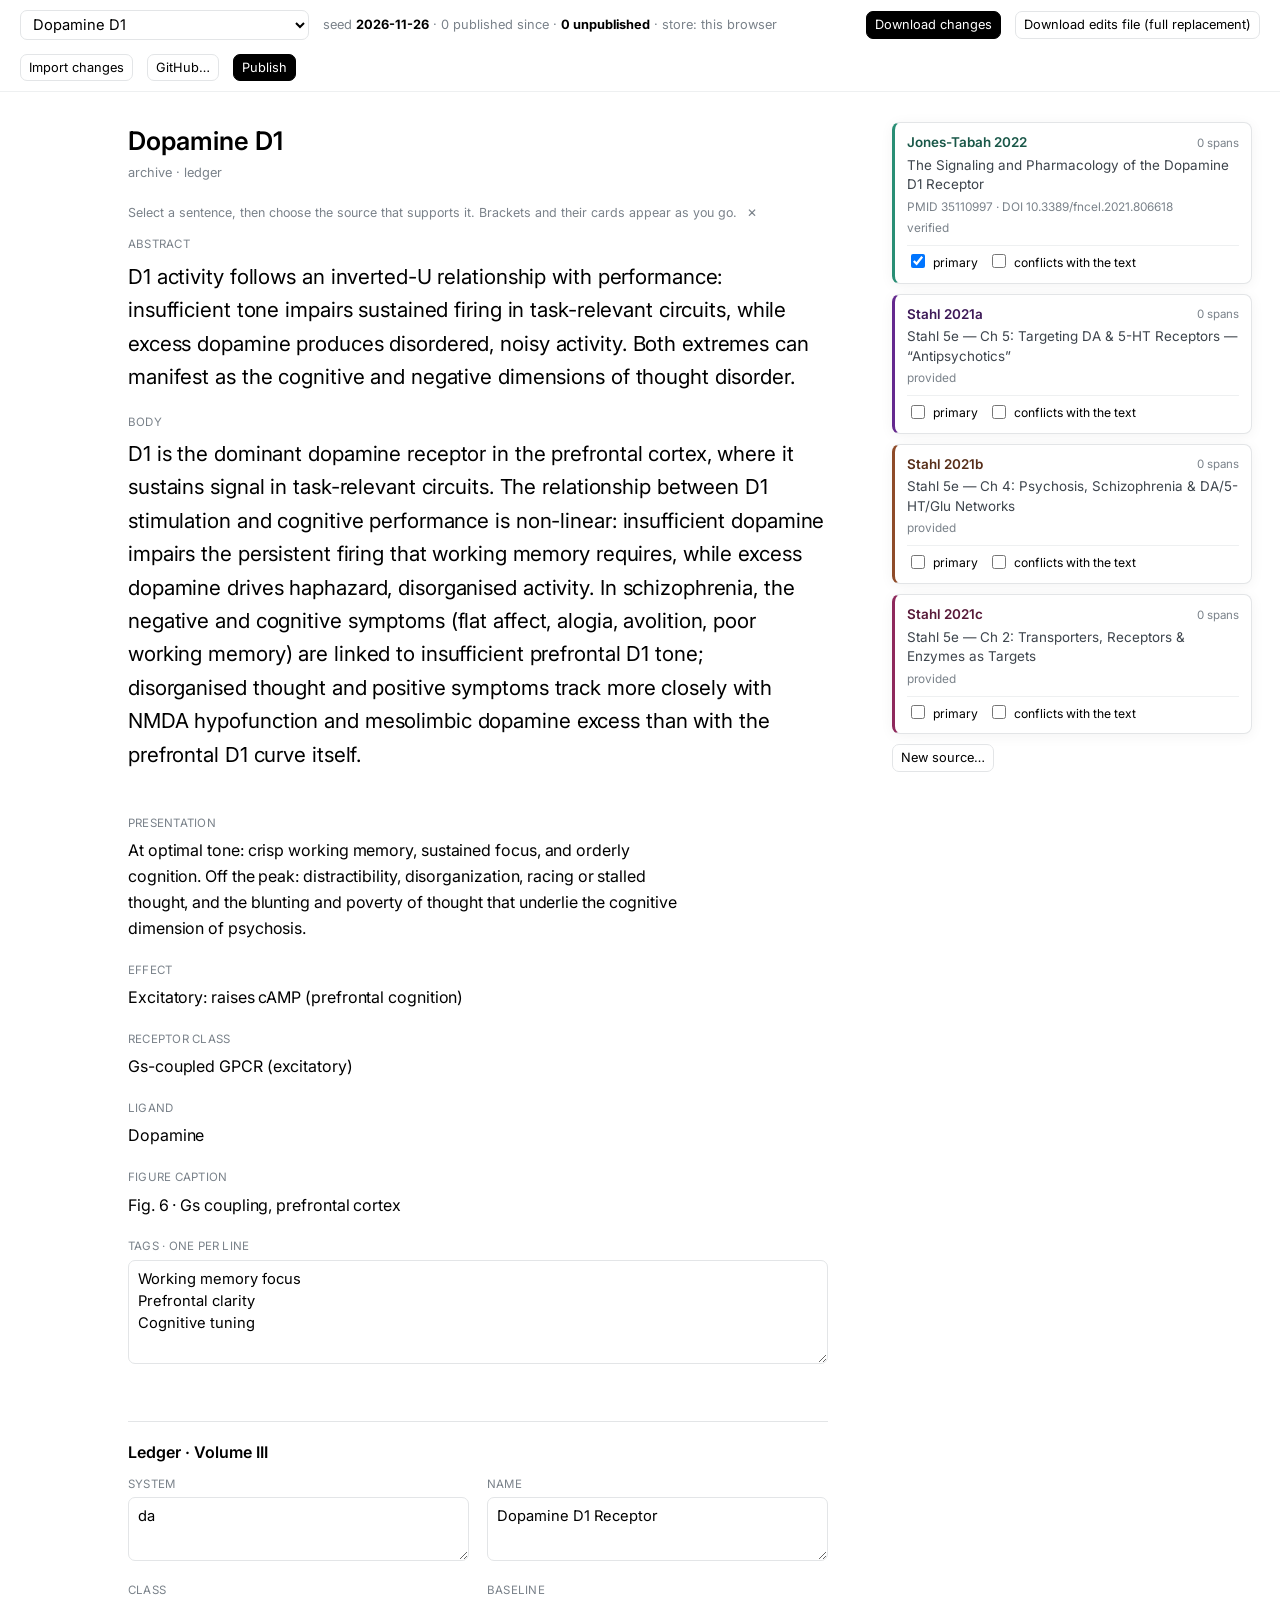
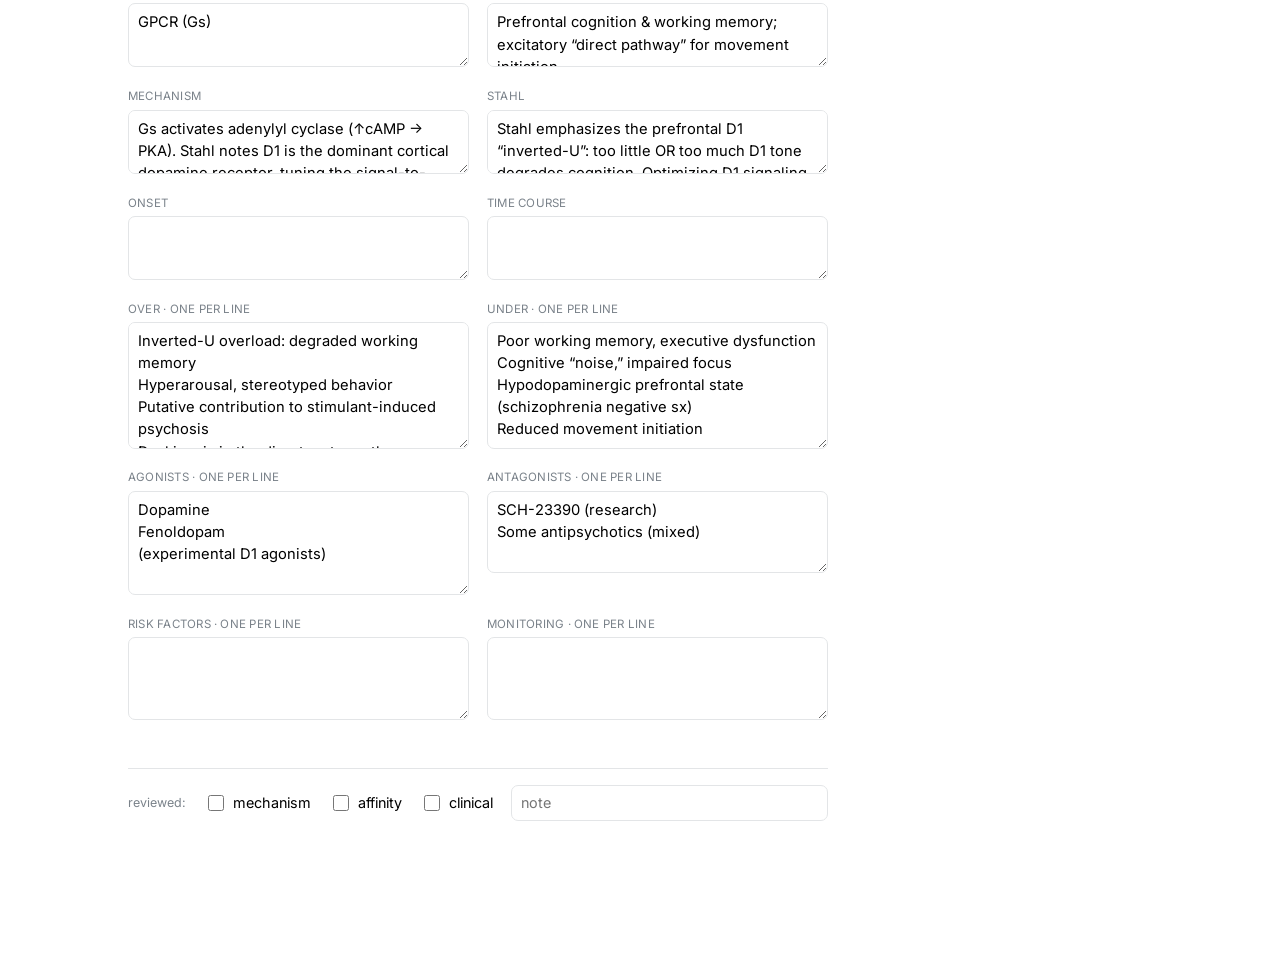
<file: desk/index.html>
<!DOCTYPE html>
<html lang="en">
<head>
<meta charset="utf-8">
<meta name="viewport" content="width=device-width, initial-scale=1, viewport-fit=cover">
<title>Receptor Atlas Desk</title>
<link rel="preconnect" href="https://fonts.googleapis.com">
<link rel="preconnect" href="https://fonts.gstatic.com" crossorigin>
<link href="https://fonts.googleapis.com/css2?family=Inter:ital,opsz,wght@0,14..32,400;0,14..32,500;0,14..32,600;1,14..32,400&display=swap" rel="stylesheet">
<style>
/* ---- Lifted verbatim from Provenance (atlas-ref/provenance.html): :root tokens + base, .hue,
   buttons + fields (.btn/.field/.pill/.chip), write view (.write, #flow, .margin, .mcard, .editor,
   .cite, .tag, .pop), sources view (.srow), modal + toast. ---- */
:root{
  --bg:#FFFFFF; --paper:#FFFFFF; --paper-2:#F3F4F3; --ink:#000000; --ink-2:#3D444C; --ink-3:#7A828A; --line:#E3E5E7; --line-2:#EEF0F1;
  --ok:#2E7D5B; --bad:#B7472A; --warn:#B9831F; --info:#2F6F8F;
  --ok-soft:#E4F1EA; --bad-soft:#F7E6E0; --warn-soft:#F8EFDB; --info-soft:#E3EDF3;
  --hl:#FFF0A6; --sat:55%; --lum:36%; --bgsat:55%; --bglum:90%; --txtlum:22%;
  --sans:"Inter","Helvetica Neue",Arial,sans-serif; --serif:"Inter","Helvetica Neue",Arial,sans-serif; --mono:ui-monospace,"SF Mono",Menlo,Consolas,monospace;
  box-sizing:border-box; padding-top:env(safe-area-inset-top,0px); padding-bottom:env(safe-area-inset-bottom,0px);
}
html{height:100%; scroll-padding-top:env(safe-area-inset-top,0px)}
*{box-sizing:border-box}
body{margin:0; height:100%; background:var(--bg); color:var(--ink); font-family:var(--sans); font-size:15px; line-height:1.5}
button,input,select,textarea{font:inherit; color:inherit}
a{color:var(--info); text-decoration-thickness:1px; text-underline-offset:2px}
:focus-visible{outline:2px solid var(--ink-2); outline-offset:2px}
h1,h2,h3{margin:0; font-weight:500; line-height:1.25}
h1{font-size:1.25rem} h2{font-size:1.05rem} h3{font-size:.95rem}
p{margin:0 0 .6rem}
code,.mono{font-family:var(--mono); font-size:.86em}
.hidden{display:none !important}
.muted{color:var(--ink-2)} .small{font-size:.86rem} .tiny{font-size:.78rem; color:var(--ink-3)}
.grow{flex:1}

/* per-source colour: set --h on the element */
.hue{--c:hsl(var(--h) var(--sat) var(--lum)); --cbg:hsl(var(--h) var(--bgsat) var(--bglum)); --ct:hsl(var(--h) 55% var(--txtlum))}

/* buttons + fields */
.btn{display:inline-flex; align-items:center; gap:6px; padding:6px 11px; border-radius:7px; border:1px solid var(--line); background:transparent; cursor:pointer; font-size:.88rem; white-space:nowrap; color:var(--ink)}
.btn:hover{background:var(--paper-2)}
.btn.primary{background:var(--ink); color:var(--bg); border-color:var(--ink)}
.btn.primary:hover{opacity:.9; background:var(--ink)}
.btn.sm{padding:3px 8px; font-size:.8rem}
.btn.ghost{border-color:transparent; color:var(--ink-2)}
.btn.danger{color:var(--bad)}
.btn:disabled{opacity:.45; cursor:not-allowed}
.field{display:flex; flex-direction:column; gap:4px; margin-bottom:12px}
.field label{font-size:.8rem; color:var(--ink-2)}
.field input,.field textarea,.field select,.in{padding:7px 9px; border:1px solid var(--line); border-radius:7px; background:var(--paper); width:100%}
.field textarea{min-height:64px; resize:vertical}
.grid2{display:grid; grid-template-columns:1fr; gap:0 14px}
@media (min-width:700px){ .grid2{grid-template-columns:1fr 1fr} }
.row{display:flex; gap:10px; align-items:center; flex-wrap:wrap}
.row.between{justify-content:space-between}
.pill{display:inline-flex; align-items:center; gap:5px; border-radius:999px; padding:1px 9px; font-size:.76rem; border:1px solid var(--line); color:var(--ink-2); white-space:nowrap}
.pill.ok{color:var(--ok); border-color:transparent; background:var(--ok-soft)}
.pill.bad{color:var(--bad); border-color:transparent; background:var(--bad-soft)}
.pill.warn{color:var(--warn); border-color:transparent; background:var(--warn-soft)}
.pill.info{color:var(--info); border-color:transparent; background:var(--info-soft)}
.chips{display:flex; flex-wrap:wrap; gap:6px}
.chip{display:inline-flex; align-items:center; gap:5px; padding:2px 9px; border-radius:999px; border:1px solid var(--line); background:transparent; font-size:.8rem; cursor:pointer}
.chip.on{background:var(--paper-2); border-color:var(--ink-3)}
.chip.hue{background:var(--cbg); color:var(--ct); border-color:transparent; font-weight:500}
.chip.dash{border-style:dashed; color:var(--ink-2)}
hr{border:0; border-top:1px solid var(--line); margin:16px 0}

/* write view */
.write{position:relative; max-width:720px}
.write .editor{max-width:36em}
@media (min-width:1000px){ .write{max-width:none; display:grid; grid-template-columns:minmax(0,36em) minmax(300px,360px); column-gap:clamp(40px,5vw,96px); align-items:start; font-size:clamp(1.2rem,.85rem + .55vw,1.65rem)} .write .editor{font-size:1em} .write .margin{font-size:15px} }
@media (min-width:1000px){ .main.writing{padding-left:clamp(40px,10vw,260px); padding-right:28px} }
.wline{max-width:none !important}
.wline .srcbtn{text-decoration:none}
.wline .srcbtn.on{color:var(--ink)}
#flow{position:absolute; left:0; top:0; width:100%; pointer-events:none; overflow:visible; z-index:1}
#flow path{fill:none; stroke-width:1.2; opacity:.7}
#flow path.dim{opacity:.12}
#flow path.hi{stroke-width:1.6; opacity:1}
.margin{position:relative; z-index:3; margin-top:34px}
.margin:empty{margin:0}
@media (min-width:1000px){ .margin{margin-top:0} }
.mcard{background:var(--bg); border:1px solid var(--line); border-left:3px solid var(--c,var(--ink-3)); border-radius:8px; padding:10px 12px 11px; margin:0 0 10px; font-size:.84rem; line-height:1.45; transition:opacity .15s; box-shadow:0 2px 14px rgba(0,0,0,.05)}
.mcard .sblock + .sblock{margin-top:12px; padding-top:12px; border-top:1px solid var(--line-2)}
.mcard .shead{display:flex; align-items:center; gap:7px}
.mcard .shead .lab{font-weight:600; color:var(--ct); font-size:.9rem}
.mcard .smeta{color:var(--ink-2); font-size:.76rem; margin-top:2px}
.mcard .ttl{color:var(--ink); margin-top:4px; font-size:.84rem; line-height:1.35}
.mcard .field{margin:8px 0 0} .mcard .field label{font-size:.7rem; color:var(--ink-3)}
.mcard .field textarea{min-height:38px; font-size:.8rem; padding:5px 7px; line-height:1.35}
.mcard .cardfoot{display:flex; gap:6px; flex-wrap:wrap; align-items:center; margin-top:10px; padding-top:9px; border-top:1px solid var(--line-2)}
.mcard .cardfoot .l{font-size:.72rem; color:var(--ink-3); flex-basis:100%}
.mcard .x{margin-left:auto; border:0; background:transparent; color:var(--ink-3); cursor:pointer; font-size:1rem; line-height:1; padding:0 2px}
.mcard .x:hover{color:var(--ink)}
.mcard .chips{gap:5px}
.slist .srow2{display:flex; align-items:center; gap:8px; padding:6px 2px; border-bottom:1px solid var(--line-2); cursor:pointer}
.slist .srow2:hover{background:var(--paper-2)}
.slist .srow2 .lab{font-weight:600; color:var(--ct)}
.slist .srow2 .st{margin-left:auto; font-size:.72rem; color:var(--ink-3); white-space:nowrap}
.slist .srow2 .st.warn{color:var(--warn)}
.slist .srow2.on{background:var(--paper-2)}
.mcard.dim{opacity:.3}
.mcard.open{border-color:var(--ink-3); border-left-color:var(--c)}
.mhead{display:flex; align-items:center; gap:7px; cursor:pointer}
.mhead .lab{font-weight:600; color:var(--ct); font-size:.84rem; white-space:nowrap; overflow:hidden; text-overflow:ellipsis}
.mhead .n{margin-left:auto; color:var(--ink-3); font-size:.72rem}
.mtitle{color:var(--ink-2); margin-top:3px; display:-webkit-box; -webkit-line-clamp:2; -webkit-box-orient:vertical; overflow:hidden}
.mstatus{margin-top:4px; color:var(--ink-3); font-size:.74rem}
.mstatus.warn{color:var(--warn)}
.mctl{display:flex; gap:10px; align-items:center; flex-wrap:wrap; margin-top:8px; padding-top:8px; border-top:1px solid var(--line-2); font-size:.76rem}
.mctl select{padding:2px 6px; border:1px solid var(--line); border-radius:6px; background:var(--paper); font-size:.76rem}
.mctl .check{padding:0; gap:5px} .mctl .check input{width:14px; height:14px; margin-top:0}
.mbtns{display:flex; gap:5px; flex-wrap:wrap; margin-top:6px}
.mbtns .btn{padding:2px 7px; font-size:.74rem}
.mrows{margin-top:8px}
.mrow{border-top:1px solid var(--line-2); padding:7px 0 4px; border-left:2px solid var(--line); padding-left:8px; margin-top:6px}
.mrow.supports{border-left-color:var(--ok)} .mrow.conflicting{border-left-color:var(--bad)} .mrow.void{border-left-color:var(--warn)}
.mrow .mclaim{font-size:.82rem; color:var(--ink); line-height:1.35}
.mrow select{padding:1px 5px; border:1px solid var(--line); border-radius:6px; background:var(--paper); font-size:.74rem}
.mrow .tiny{margin-top:3px; line-height:1.35}
.mrow .tiny.warn{color:var(--warn)}
.madd{display:flex; gap:6px; flex-wrap:wrap; border-style:dashed; border-left-style:dashed; border-left-color:var(--line); background:transparent}
.madd .btn{padding:2px 8px; font-size:.76rem}
.wline{display:flex; gap:14px; align-items:baseline; font-size:.74rem; color:var(--ink-3); margin-bottom:30px; max-width:720px}
.wline button{border:0; background:transparent; color:var(--ink-3); cursor:pointer; padding:0; font-size:inherit; text-decoration:underline; text-underline-offset:3px}
.wline button:hover{color:var(--ink)}
.gutter{display:none}
.gdot{width:12px; height:12px; border-radius:50%; background:var(--c); border:0; padding:0; cursor:pointer; position:relative; opacity:.9}
.gdot.hollow{background:transparent; border:2px solid var(--c)}
.gdot.on{box-shadow:0 0 0 2px var(--bg),0 0 0 3.5px var(--ink)}
.gdot::after{content:attr(data-label); position:absolute; left:18px; top:-5px; font-family:var(--sans); font-size:.72rem; font-weight:500; color:var(--ct); background:var(--cbg); padding:1px 7px; border-radius:4px; white-space:nowrap; opacity:0; pointer-events:none; transition:opacity .12s}
.gdot:hover::after,.gdot:focus-visible::after,.gdot.on::after{opacity:1}
.editor{font-family:var(--sans); font-size:clamp(1.2rem,.85rem + .55vw,1.65rem); line-height:1.62; font-weight:400; letter-spacing:-.005em; min-height:60vh; outline:0; padding:2px 0; caret-color:var(--ink); color:var(--ink); -webkit-font-smoothing:antialiased}
.editor p{margin:0 0 1.15em}
.editor[data-empty="1"]::before{content:attr(data-ph); color:var(--ink-3); font-style:italic; position:absolute; pointer-events:none}
.cite{position:relative; color:inherit}
.cite::before,.cite::after{color:var(--c); font-family:var(--sans); font-weight:600; font-size:.95em; line-height:0; vertical-align:-.05em}
.cite::before{content:"\231C"; margin-right:1px}
.cite::after{content:"\231D"; margin-left:1px}
.cite.pending{background:var(--hl); --c:var(--ink-3)}
.cite.pending::before,.cite.pending::after{color:var(--ink-3)}
.cite.weak::before,.cite.weak::after{opacity:.6}
.cite{cursor:pointer; border-radius:3px; transition:background .12s}
.cite:hover{background:hsl(var(--h,0) 40% 96%)}
.cite.pending:hover{background:var(--hl)}
.cite.active{background:var(--cbg)}
.cite.pending.active{background:var(--hl); outline:1px dashed var(--ink-3)}
.cite.dim{opacity:.35}
.tag{display:inline-block; font-family:var(--sans); font-size:.5em; font-weight:600; line-height:1.4; padding:0 .5em; border-radius:.3em; background:var(--cbg); color:var(--ct); vertical-align:.5em; margin:0 .2em; user-select:none; -webkit-user-select:none; cursor:pointer; white-space:nowrap}
.tag.pending{background:transparent; color:var(--ink-3); border:1px dashed var(--ink-3)}
.tag.dim{opacity:.35}
.pop{position:absolute; z-index:30; background:var(--paper); border:1px solid var(--line); border-radius:9px; padding:8px 10px; box-shadow:0 6px 24px rgba(0,0,0,.12); font-family:var(--sans); font-size:.84rem; max-width:min(92vw,460px)}
.pop .l{font-size:.74rem; color:var(--ink-3); margin-bottom:6px}
.pop .chips{gap:5px}
.pop .acts{display:flex; gap:6px; flex-wrap:wrap; margin-top:8px; padding-top:8px; border-top:1px solid var(--line-2)}

/* sources view */
.srow{border-bottom:1px solid var(--line); padding:12px 2px}
.srow .top1{display:grid; grid-template-columns:auto 1fr auto; gap:10px; align-items:center}
.srow .lab{font-weight:500; color:var(--ct); border:0; background:transparent; padding:0 2px; font-size:.95rem; min-width:40px; max-width:100%}
.srow .lab:focus{outline:0; border-bottom:1px dashed var(--ink-3)}
.srow .lab-wrap{display:flex; align-items:center; gap:6px; min-width:0}
.srow .pen{color:var(--ink-3); font-size:.75rem; opacity:0; transition:opacity .15s}
.srow .lab-wrap:hover .pen,.srow .lab:focus + .pen{opacity:1}
.srow .ttl{font-family:var(--serif); font-size:1.02rem; line-height:1.35; margin:2px 0 2px}
.srow .meta{font-size:.8rem; color:var(--ink-2); display:flex; gap:10px; flex-wrap:wrap}
.srow .status{display:flex; gap:8px; align-items:center; font-size:.78rem; color:var(--ink-3); white-space:nowrap}
.srow select.q{border:0; background:transparent; color:var(--ink-2); font-size:.78rem; padding:0}
.srow .more{display:none; margin-top:10px; padding-top:10px; border-top:1px solid var(--line-2)}
.srow.open .more{display:block}
.srow .ctl{display:grid; grid-template-columns:1fr 1fr; gap:8px 12px}
@media (min-width:720px){ .srow .ctl{grid-template-columns:repeat(4,1fr)} }
.srow .ctl select,.srow .ctl input{width:100%; padding:5px 8px; border:1px solid var(--line); border-radius:7px; background:var(--paper); font-size:.86rem}

/* modal + toast */
.modal-bg{position:fixed; inset:0; background:rgba(10,12,14,.42); z-index:50; display:flex; align-items:flex-end; justify-content:center}
@media (min-width:720px){ .modal-bg{align-items:center} }
.modal{background:var(--paper); width:100%; max-width:700px; max-height:92vh; overflow:auto; border-radius:14px 14px 0 0; padding:18px; border:1px solid var(--line)}
@media (min-width:720px){ .modal{border-radius:14px} }
.modal h2{margin-bottom:10px}
.modal .actions{display:flex; gap:8px; justify-content:flex-end; margin-top:12px; flex-wrap:wrap}
.toast{position:fixed; left:50%; transform:translateX(-50%); bottom:calc(64px + env(safe-area-inset-bottom,0px)); background:var(--ink); color:var(--bg); padding:8px 14px; border-radius:9px; font-size:.84rem; z-index:60; max-width:92vw}
@media (min-width:760px){ .toast{bottom:24px} }
@media (prefers-reduced-motion:no-preference){ .modal{animation:up .18s ease-out} @keyframes up{from{transform:translateY(12px);opacity:0}to{transform:none;opacity:1}} }
/* ---- Desk-only ---- */
:root{ color-scheme: light only; }
html,body{ background:var(--bg); color:var(--ink); }   /* white/black holds whatever the device theme is */
.top{ position:sticky; top:0; z-index:20; background:var(--bg); display:flex; align-items:center; gap:14px; padding:10px 20px; border-bottom:1px solid var(--line-2); flex-wrap:wrap }
.top select{ padding:4px 8px; border:1px solid var(--line); border-radius:7px; background:var(--paper); font-size:.92rem; max-width:60vw }
.banner{ font-size:.8rem; color:var(--ink-3) } .banner b{ color:var(--ink) } .banner .cloud{ color:var(--info) }
.main{ padding:30px 20px 140px } @media (min-width:1000px){ .main{ padding-left:clamp(40px,10vw,260px); padding-right:28px } }
.write{ position:relative } @media (min-width:1000px){ .write{ display:grid; grid-template-columns:minmax(0,36em) minmax(300px,360px); column-gap:clamp(40px,5vw,96px); align-items:start } }
.h-rx{ font-size:1.6rem; font-weight:600; margin:0 0 2px } .h-vol{ color:var(--ink-3); font-size:.8rem; margin-bottom:22px }
.fld{ margin:0 0 18px } .fld label{ display:block; font-size:.72rem; color:var(--ink-3); margin-bottom:4px; letter-spacing:.02em; text-transform:uppercase }
.fld [contenteditable]{ outline:0; min-height:1.4em; white-space:pre-wrap } .fld [contenteditable]:focus{ box-shadow:inset 0 -1px 0 var(--ink-3) }
.fld.small [contenteditable]{ font-size:1rem }
.ledger{ margin-top:48px; padding-top:20px; border-top:1px solid var(--line) } .ledger h2{ font-size:1rem; font-weight:600; margin:0 0 14px }
.lgrid{ display:grid; grid-template-columns:1fr; gap:12px 18px } @media (min-width:760px){ .lgrid{ grid-template-columns:1fr 1fr } }
.lgrid .fld{ margin:0 }
.lgrid textarea,.lgrid input{ width:100%; padding:7px 9px; border:1px solid var(--line); border-radius:7px; background:var(--paper); font:inherit; font-size:.92rem } .lgrid textarea{ min-height:64px; resize:vertical }
.fld textarea{ width:100%; padding:7px 9px; border:1px solid var(--line); border-radius:7px; background:var(--paper); font-size:.92rem; resize:vertical }
.review{ margin-top:40px; padding-top:16px; border-top:1px solid var(--line); display:flex; gap:18px; align-items:center; flex-wrap:wrap; font-size:.9rem }
.review label{ display:inline-flex; align-items:center; gap:6px } .review input[type=checkbox]{ width:16px; height:16px; accent-color:var(--ok) }
.review input[type=text]{ flex:1; min-width:200px; padding:6px 9px; border:1px solid var(--line); border-radius:7px }
.changed::before{ content:"●"; color:var(--warn); font-size:.6em; margin-right:6px; vertical-align:middle }
/* Provenance layer: spans, margin cards, flow lines (the .cite/.mcard/.pop/#flow/.modal rules above are Provenance's) */
.fld [data-paragraphs] p{ margin:0 0 1.15em }
.mcard .mnote{ margin:8px 0 0 } .mcard .mnote textarea{ width:100%; min-height:38px; font-size:.8rem; padding:5px 7px; line-height:1.35; border:1px solid var(--line); border-radius:6px; background:var(--paper); resize:vertical }
.mcard .mnote label{ display:block; font-size:.7rem; color:var(--ink-3); margin-bottom:3px }
.mctl .check{ display:inline-flex; align-items:center; cursor:pointer } .mctl [data-detach]{ margin-left:auto }
.mnew{ margin:4px 0 0 }
.lsmerge{ flex-basis:100%; color:var(--warn) } .lsmerge .btn{ margin-left:6px }
.notice{ flex-basis:100%; color:var(--warn) } .notice .btn{ margin-left:6px }
.modal .tiny.warn{ color:var(--warn) } .modal .check{ display:flex; gap:6px; align-items:center; font-size:.85rem; margin:8px 0 }
.hint{ display:flex; gap:8px; align-items:baseline; margin:0 0 14px } .hint button{ border:0; background:transparent; color:var(--ink-3); cursor:pointer; padding:0 2px; font-size:.95rem; line-height:1 } .hint button:hover{ color:var(--ink) }
.pop .chips{ max-height:220px; overflow:auto }
</style>
</head>
<body>
<div class="top">
  <select id="rx" aria-label="Receptor"></select>
  <span class="banner" id="banner"></span>
  <span class="grow"></span>
  <button class="btn sm" id="dlc" type="button">Download changes</button>
  <button class="btn sm" id="dl" type="button">Download edits file</button>
  <button class="btn sm hidden" id="imp" type="button" title="Merge a changes.json from another copy of the Desk">Import changes</button>
  <input type="file" id="impfile" accept="application/json,.json" class="hidden">
  <button class="btn sm hidden" id="ghset" type="button" title="GitHub token for the Publish button">GitHub…</button>
  <button class="btn sm primary hidden" id="pub" type="button">Publish</button>
  <div class="banner lsmerge hidden" id="lsmerge"></div>
  <div class="banner notice hidden" id="notice"></div>
</div>
<main class="main"><div class="write"><div id="editor"></div><aside class="margin" id="margin"></aside></div><svg id="flow" aria-hidden="true"></svg></main>
<div id="toastRoot"></div>
<script type="module">
// The Desk's logic with nothing attached to it: no DOM, no node: imports, so the same
// file runs in the page and in scripts/desk-pull.mjs. Everything here is a pure function
// over plain objects; the page and the scripts own the side effects.
const FORMAT = 1;
const ARCHIVE_SCALAR = ['abstract', 'presentation', 'effect', 'receptor_class', 'ligand', 'figure_caption'];
const ARCHIVE_LIST = { body: 'body_json', tags: 'tags_json' };
const ARCHIVE_COLS = ['abstract', 'presentation', 'effect', 'receptor_class', 'ligand', 'figure_caption', 'body_json', 'tags_json'];
const CLINICAL_SCALAR = ['sys', 'name', 'cls', 'baseline', 'mech', 'stahl', 'onset', 'time_course'];
const CLINICAL_LIST = { over: 'over_json', under: 'under_json', agonists: 'agonists_json', antagonists: 'antagonists_json', risk_factors: 'risk_factors_json', monitoring: 'monitoring_json' };
const CLINICAL_COLS = ['sys', 'name', 'cls', 'baseline', 'mech', 'over_json', 'under_json', 'stahl', 'agonists_json', 'antagonists_json', 'onset', 'time_course', 'risk_factors_json', 'monitoring_json'];
const SOURCE_COLS = ['kind', 'authors', 'year', 'title', 'journal', 'pmid', 'doi', 'url', 'notes'];
const REVIEW_COLS = ['mechanism', 'affinity', 'clinical', 'citation', 'mastery', 'note'];
const REVIEW_MARKS = ['mechanism', 'affinity', 'clinical'];
const VOLUMES = ['archive', 'cabinet', 'ledger'];

const clone = o => JSON.parse(JSON.stringify(o));

/** The last published state behind a record: the record itself when it is published (without any
 *  predecessor of its own), else the predecessor it already carries, else null. A record that overwrites a
 *  published one keeps this under `published`, so publishedOnly can still say what the repo file holds. */
function predecessorOf(rec) {
  if (!rec) return null;
  if (rec.publishedAs) { const { published: _p, ...own } = rec; return clone(own); }
  return rec.published ? clone(rec.published) : null;
}
const withPredecessor = (rec, pred) => { if (pred) rec.published = pred; else delete rec.published; return rec; };

/** Same rule as scripts/curator-state.mjs sourceKey(): identify a paper by what identifies it in the world. */
function sourceKey(s) {
  if (s.pmid) return `pmid:${String(s.pmid).trim()}`;
  if (s.doi) return `doi:${String(s.doi).trim().toLowerCase()}`;
  if (s.url) return `url:${String(s.url).trim()}`;
  return `cite:${[s.kind, s.authors, s.year, s.title].map(v => String(v ?? '').trim()).join('|')}`;
}

function emptyChanges(receptorId, seedCommit) {
  return { receptorId, seedCommit, fields: {}, sources: { add: [], remove: [], set: {} }, library: {}, spans: [], review: null };
}

function setField(changes, path, value, at) {
  if (path !== 'claim' && !path.startsWith('archive.') && !path.startsWith('clinical.')) throw new Error('unknown field path: ' + path);
  const c = clone(changes);
  c.fields[path] = withPredecessor({ value: Array.isArray(value) ? [...value] : value, at, publishedAs: null }, predecessorOf(c.fields[path]));
  return c;
}

/** "Back to the seed value" for one field, and drop any spans on it. A record with no published state
 *  behind it is simply deleted; otherwise it becomes a tombstone { cleared: true, at, publishedAs: null,
 *  published }, because the repo's edits file carries the published value and the next publish has to
 *  take it back out. */
function clearField(changes, path, at = null) {
  const c = clone(changes);
  const pred = predecessorOf(c.fields[path]);
  if (pred) c.fields[path] = { cleared: true, at, publishedAs: null, published: pred };
  else delete c.fields[path];
  c.spans = (c.spans || []).filter(sp => !(sp.field === path || (typeof sp.field === 'string' && sp.field.startsWith(path + '.'))));
  return c;
}

const seededSource = (seedReceptor, key) => (seedReceptor.sources || []).some(s => s.key === key);
const seedReceptorOf = (seed, id) => seed.receptors.find(r => r.id === id);
/** Was this key explicitly passed? Distinguishes "clear it to null" from "leave it alone" —
 *  `??` treats an explicit null the same as absent, which silently un-does a cleared flag. */
const has = (o, k) => Object.prototype.hasOwnProperty.call(o, k);

/** meta: SOURCE_COLS object for a new paper (the library row). flags: { is_primary, conflicting, correction_note }. */
function attachSource(changes, seed, meta, flags, at) {
  const c = clone(changes); const key = sourceKey(meta);
  const r = seedReceptorOf(seed, c.receptorId);
  if (seededSource(r, key) || c.sources.add.some(s => s.key === key)) throw new Error('already attached');
  // attached again after a detach: the remove goes, and whatever was published behind it stays behind the add
  const removed = (c.sources.remove || []).find(x => x.key === key);
  c.sources.remove = (c.sources.remove || []).filter(x => x.key !== key);
  if (!seed.sources[key]) c.library[key] = Object.fromEntries(SOURCE_COLS.map(k => [k, meta[k] ?? null]));
  c.sources.add.push(withPredecessor({ key, is_primary: flags.is_primary ? 1 : 0, conflicting: !!flags.conflicting, correction_note: flags.correction_note ?? null, at, publishedAs: null }, predecessorOf(removed)));
  return c;
}

function detachSource(changes, seed, key, at) {
  const c = clone(changes);
  const i = c.sources.add.findIndex(s => s.key === key);
  if (i < 0) {
    const r = seedReceptorOf(seed, c.receptorId);
    if (r && seededSource(r, key)) throw new Error('seeded source: flag it as conflicting instead');
    throw new Error('unknown source: ' + key);
  }
  const [gone] = c.sources.add.splice(i, 1); delete c.sources.set[key];
  // An add with a published state behind it is in the repo's edits file: record the detach (with that state,
  // and its library row, which the converter drops once nothing cites it) so the next publish takes it out.
  const pred = predecessorOf(gone);
  if (pred) (c.sources.remove = c.sources.remove || []).push({ key, at, publishedAs: null, published: pred });
  else delete c.library[key];
  c.spans = c.spans.filter(sp => sp.sourceKey !== key);
  return c;
}

/** A flag counts as "set by the caller" only when it isn't undefined — `{ is_primary: undefined }`
 *  leaves the stored value alone, while an explicit `null` (correction_note) still clears it. */
const given = (flags, k) => flags[k] !== undefined;

function setSourceFlags(changes, seed, key, flags, at) {
  const c = clone(changes);
  const added = c.sources.add.find(s => s.key === key);
  if (added) { const pred = predecessorOf(added); withPredecessor(Object.assign(added, { is_primary: given(flags, 'is_primary') ? flags.is_primary : added.is_primary, conflicting: given(flags, 'conflicting') ? flags.conflicting : added.conflicting, correction_note: given(flags, 'correction_note') ? flags.correction_note : added.correction_note, at, publishedAs: null }), pred); return c; }
  const r = seedReceptorOf(seed, c.receptorId);
  const seeded = (r.sources || []).find(s => s.key === key);
  if (!seeded) throw new Error('unknown source');
  // conflicting stays undefined until the caller gives it: an untouched flag keeps the seed's own status (see edgeStatus)
  const cur = c.sources.set[key];   // a cleared set record (a re-created revert) is the seed's own flags
  const prev = cur && !cur.cleared ? cur : { is_primary: seeded.is_primary, conflicting: undefined, correction_note: seeded.correction_note };
  const pred = predecessorOf(c.sources.set[key]);
  c.sources.set[key] = withPredecessor({ is_primary: given(flags, 'is_primary') ? flags.is_primary : prev.is_primary, conflicting: given(flags, 'conflicting') ? flags.conflicting : prev.conflicting, correction_note: given(flags, 'correction_note') ? flags.correction_note : prev.correction_note, at, publishedAs: null }, pred);
  return c;
}

/** The status of a SEEDED edge under a sources.set record: conflicting given true → 'conflicting'; given false
 *  on an edge the seed has as 'conflicting' → 'verified' (clearing a conflict asserts the source agrees);
 *  never given (undefined), or false on any other edge → the seed's own status ('provided' stays 'provided'). */
function edgeStatus(seedStatus, set) {
  if (!set || set.conflicting === undefined || set.conflicting === null) return seedStatus;
  if (set.conflicting) return 'conflicting';
  return seedStatus === 'conflicting' ? 'verified' : seedStatus;
}

/** Stores only the keys the caller passed (plus at/publishedAs), merged over any previously
 *  stored partial — a partial update must not erase marks or the note set earlier. */
function setReview(changes, marks, at) {
  const c = clone(changes);
  const pred = predecessorOf(c.review);
  const { cleared: _c, published: _p, ...before } = c.review && !c.review.cleared ? c.review : {};
  c.review = withPredecessor({ ...before, ...marks, at, publishedAs: null }, pred);
  return c;
}

/** The receptor as the page should show it: seed with every change laid over it. */
function viewOf(seedReceptor, changes) {
  const v = clone(seedReceptor);
  for (const [path, f] of Object.entries(changes.fields)) {
    if (f.cleared) continue;   // a tombstone: the seed value shows
    const val = Array.isArray(f.value) ? [...f.value] : f.value;
    if (path === 'claim') v.claim = val;
    else { const [vol, field] = path.split('.'); if (!v[vol]) v[vol] = {}; v[vol][field] = val; }
  }
  const removed = new Set(((changes.sources || {}).remove || []).map(x => x.key));
  const sources = (v.sources || []).filter(s => !removed.has(s.key)).map(s => {
    const set = changes.sources.set[s.key];
    return set && !set.cleared ? { ...s, is_primary: set.is_primary, status: edgeStatus(s.status, set), correction_note: set.correction_note } : s;
  });
  for (const a of changes.sources.add) sources.push({ key: a.key, is_primary: a.is_primary, status: a.conflicting ? 'conflicting' : 'verified', correction_note: a.correction_note, added: true });
  v.sources = sources;
  if (changes.review && !changes.review.cleared) {
    const base = v.review || { mechanism: 0, affinity: 0, clinical: 0, citation: 0, mastery: 0, note: '' };
    v.review = {
      ...base,
      mechanism: has(changes.review, 'mechanism') ? changes.review.mechanism : base.mechanism,
      affinity: has(changes.review, 'affinity') ? changes.review.affinity : base.affinity,
      clinical: has(changes.review, 'clinical') ? changes.review.clinical : base.clinical,
      note: has(changes.review, 'note') ? changes.review.note : base.note,
    };
  }
  return v;
}

const eq = (a, b) => (a ?? null) === (b ?? null);
/** A list column: the router writes '[]' for an empty list, and a pristine null is also "no items". */
const eqList = (raw, pristine) => eq(raw, pristine) || (raw === '[]' && pristine == null);
const pickOrdered = (obj, cols) => Object.fromEntries(cols.filter(k => k in obj).map(k => [k, obj[k]]));

/** changes (one per receptor) → a format-1 edits file, a delta from the pristine seed. */
function toCuratorState(seed, changesList) {
  const out = clone(seed.baseState);
  out.content = out.content || { claims: {}, archive: {}, clinical: {}, bindings: [] };
  const P = seed.pristine;
  const upsertEdge = (edge) => { const i = out.receptorSources.findIndex(e => e.receptor_id === edge.receptor_id && e.source === edge.source); if (i < 0) out.receptorSources.push(edge); else out.receptorSources[i] = edge; };
  const dropEdge = (id, key) => { out.receptorSources = out.receptorSources.filter(e => !(e.receptor_id === id && e.source === key)); };
  const upsertSource = (key, meta) => { const row = { key, ...pickOrdered(meta, SOURCE_COLS) }; const i = out.sources.findIndex(s => s.key === key); if (i < 0) out.sources.push(row); else out.sources[i] = row; };
  const dropSource = key => { out.sources = out.sources.filter(s => s.key !== key); };
  const stamp = (id, vol, edited, reviewed) => {
    let a = out.activity.find(x => x.receptor_id === id && x.volume === vol);
    if (!a) { a = { receptor_id: id, volume: vol, last_edited_at: null, last_reviewed_at: null }; out.activity.push(a); }
    if (edited && (!a.last_edited_at || edited > a.last_edited_at)) a.last_edited_at = edited;
    if (reviewed && (!a.last_reviewed_at || reviewed > a.last_reviewed_at)) a.last_reviewed_at = reviewed;
  };

  const removedKeys = new Set();
  for (const c of changesList) {
    const id = c.receptorId; const r = seedReceptorOf(seed, id);
    if (!r) throw new Error('unknown receptor: ' + id);
    const no = r.clinicalNo;
    // --- content fields ---
    const arch = { ...(out.content.archive[id] || {}) }, clin = { ...(no != null ? out.content.clinical[no] || {} : {}) };
    for (const [path, f] of Object.entries(c.fields)) {
      // A tombstone is "back to the seed": out started as a copy of the seed's own edits file, so the
      // column is left as the seed has it; only the activity records that something was reverted.
      if (f.cleared) { stamp(id, path === 'claim' ? 'cabinet' : path.startsWith('archive.') ? 'archive' : 'ledger', f.at); continue; }
      if (path === 'claim') { if (eq(f.value, P.claims[id])) delete out.content.claims[id]; else out.content.claims[id] = f.value; stamp(id, 'cabinet', f.at); continue; }
      const [vol, field] = path.split('.');
      if (vol === 'archive') {
        const col = ARCHIVE_LIST[field] || field; const raw = ARCHIVE_LIST[field] ? JSON.stringify(f.value ?? []) : f.value;
        if ((ARCHIVE_LIST[field] ? eqList : eq)(raw, (P.archive[id] || {})[col])) delete arch[col]; else arch[col] = raw;
        stamp(id, 'archive', f.at);
      } else {
        if (no == null) throw new Error('receptor has no Ledger row: ' + id);
        const col = CLINICAL_LIST[field] || field; const raw = CLINICAL_LIST[field] ? JSON.stringify(f.value ?? []) : f.value;
        if ((CLINICAL_LIST[field] ? eqList : eq)(raw, (P.clinical[no] || {})[col])) delete clin[col]; else clin[col] = raw;
        stamp(id, 'ledger', f.at);
      }
    }
    if (Object.keys(arch).length) out.content.archive[id] = pickOrdered(arch, ARCHIVE_COLS); else delete out.content.archive[id];
    if (no != null) { if (Object.keys(clin).length) out.content.clinical[no] = pickOrdered(clin, CLINICAL_COLS); else delete out.content.clinical[no]; }
    // --- sources ---
    for (const [key, meta] of Object.entries(c.library)) { const pr = P.sources[key]; if (pr && SOURCE_COLS.every(k => eq(meta[k], pr[k]))) dropSource(key); else upsertSource(key, meta); }
    for (const a of c.sources.add) { upsertEdge({ receptor_id: id, source: a.key, status: a.conflicting ? 'conflicting' : 'verified', is_primary: a.is_primary ? 1 : 0, correction_note: a.correction_note ?? null }); stamp(id, 'archive', a.at); }
    for (const x of c.sources.remove || []) { dropEdge(id, x.key); removedKeys.add(x.key); stamp(id, 'archive', x.at); }
    for (const [key, s] of Object.entries(c.sources.set)) {
      if (s.cleared) { stamp(id, 'archive', s.at); continue; }   // back to the seed's edge: out already has it
      const pr = P.receptorSources[`${id}|${key}`];
      const seeded = (r.sources || []).find(x => x.key === key);
      const edge = { receptor_id: id, source: key, status: edgeStatus(seeded ? seeded.status : (pr ? pr.status : 'verified'), s), is_primary: s.is_primary ? 1 : 0, correction_note: s.correction_note ?? null };
      if (pr && pr.status === edge.status && (pr.is_primary ? 1 : 0) === edge.is_primary && eq(pr.correction_note, edge.correction_note)) dropEdge(id, key); else upsertEdge(edge);
      stamp(id, 'archive', s.at);
    }
    // --- review: only the keys the caller actually set override the base; citation/mastery
    // are Desk-only fields with no setter here, so they always come from the base. ---
    if (c.review && c.review.cleared) { for (const vol of r.volumes || VOLUMES) stamp(id, vol, null, c.review.at); }
    else if (c.review) {
      const base = out.review[id] || P.review[id] || { mechanism: 0, affinity: 0, clinical: 0, citation: 0, mastery: 0, note: '' };
      const rv = {
        mechanism: (has(c.review, 'mechanism') ? c.review.mechanism : base.mechanism) | 0,
        affinity: (has(c.review, 'affinity') ? c.review.affinity : base.affinity) | 0,
        clinical: (has(c.review, 'clinical') ? c.review.clinical : base.clinical) | 0,
        citation: base.citation | 0,
        mastery: base.mastery | 0,
        note: has(c.review, 'note') ? (c.review.note || '') : (base.note || ''),
      };
      if (!rv.mechanism && !rv.affinity && !rv.clinical && !rv.citation && !rv.mastery && !rv.note) delete out.review[id]; else out.review[id] = rv;
      for (const vol of r.volumes || VOLUMES) stamp(id, vol, null, c.review.at);
    }
  }
  // A detached source's library row goes too, once nothing else cites it (after every receptor, so the
  // order of the list does not matter). A pristine row is not the Desk's to drop: there it is a metadata delta.
  for (const key of removedKeys) {
    if (!P.sources[key] && !out.receptorSources.some(e => e.source === key) && !(out.bindingSources || []).some(e => e.source === key)) dropSource(key);
  }
  // Map key order follows the pristine seed (the database's row order), so the file is byte-identical to
  // exportState's: keys the seed does not have (a receptor's first review, say) go last, in the order made.
  const like = (obj, ref) => { const idx = new Map(Object.keys(ref || {}).map((k, i) => [k, i])); const at = k => idx.has(k) ? idx.get(k) : Infinity; return Object.fromEntries(Object.keys(obj).map((k, i) => [k, i]).sort((x, y) => (at(x[0]) - at(y[0])) || (x[1] - y[1])).map(([k]) => [k, obj[k]])); };
  // Same rule for a row list keyed by something other than its own property: a pristine row (already a rowid
  // in the seed's own database) keeps that row's place; a row the seed never had goes last, in the order made.
  const likeArr = (arr, ref, keyOf) => { const idx = new Map(Object.keys(ref || {}).map((k, i) => [k, i])); const at = k => idx.has(k) ? idx.get(k) : Infinity; return arr.map((v, i) => [v, i]).sort((x, y) => (at(keyOf(x[0])) - at(keyOf(y[0]))) || (x[1] - y[1])).map(([v]) => v); };
  return { format: FORMAT, review: like(out.review, P.review), activity: out.activity, bindingReview: out.bindingReview || [],
    sources: likeArr(out.sources, P.sources, s => s.key), receptorSources: likeArr(out.receptorSources, P.receptorSources, e => `${e.receptor_id}|${e.source}`), bindingSources: out.bindingSources || [],
    content: { claims: like(out.content.claims, P.claims), archive: like(out.content.archive, P.archive), clinical: like(out.content.clinical, P.clinical), bindings: out.content.bindings || [] } };
}

const plural = (n, w) => `${n} ${w}${n === 1 ? '' : 's'}`;
/** One line for the publish prompt. Counts unpublished records only. */
function summarise(changesList) {
  let edits = 0, reverted = 0, attached = 0, detached = 0, conflicts = 0, reviews = 0;
  for (const c of changesList) {
    edits += Object.values(c.fields).filter(f => !f.publishedAs && !f.cleared).length;
    reverted += Object.values(c.fields).filter(f => !f.publishedAs && f.cleared).length;
    attached += c.sources.add.filter(a => !a.publishedAs).length;
    detached += (c.sources.remove || []).filter(x => !x.publishedAs).length;
    conflicts += Object.values(c.sources.set).filter(s => !s.publishedAs && s.conflicting).length + c.sources.add.filter(a => !a.publishedAs && a.conflicting).length;
    if (c.review && !c.review.publishedAs) reviews++;
  }
  const parts = [];
  if (edits) parts.push(plural(edits, 'content edit'));
  if (reverted) parts.push(plural(reverted, 'field') + ' reverted');
  if (attached) parts.push(plural(attached, 'source') + ' attached');
  if (detached) parts.push(plural(detached, 'source') + ' detached');
  if (conflicts) parts.push(plural(conflicts, 'conflict') + ' noted');
  if (reviews) parts.push(plural(reviews, 'review') + ' updated');
  return parts.join(', ') || 'nothing to publish';
}

// ---------- publishing: the check desk:pull makes, and the words its commit uses ----------
const STATE_KEYS = ['review', 'activity', 'bindingReview', 'sources', 'receptorSources', 'bindingSources', 'content'];
// Compared as data, not bytes: object keys sorted and every array taken as a set of rows. The edits file's
// arrays are row lists (activity, sources, edges, bindings) whose order is only the order rows were written in.
const setwise = v => Array.isArray(v) ? '[' + v.map(setwise).sort().join(',') + ']'
  : v && typeof v === 'object' ? '{' + Object.keys(v).sort().map(k => JSON.stringify(k) + ':' + setwise(v[k])).join(',') + '}'
  : JSON.stringify(v === undefined ? null : v);
/** The top-level keys of the edits file on which two states differ as data. */
function stateDiffKeys(a, b) { return STATE_KEYS.filter(k => setwise((a || {})[k]) !== setwise((b || {})[k])); }

const keysOfObj = o => Object.keys(o || {});
/** Describe the delta in the words a curator would use, so the history is readable
 *  without opening a diff. Returns [] when nothing of substance moved. */
function summariseStates(before, after) {
  const b = before || { review: {}, sources: [], receptorSources: [], bindingSources: [], content: {} };
  const bc = b.content || {}, ac = after.content || {};
  const out = [];

  const reviewed = keysOfObj(after.review).filter(id => JSON.stringify(after.review[id]) !== JSON.stringify((b.review || {})[id]));
  if (reviewed.length) out.push(`${reviewed.length} specimen${reviewed.length === 1 ? '' : 's'} reviewed`);

  const beforeSources = new Set((b.sources || []).map(s => s.key));
  const newSources = (after.sources || []).filter(s => !beforeSources.has(s.key));
  if (newSources.length) out.push(`${newSources.length} source${newSources.length === 1 ? '' : 's'} added`);

  // The dump carries only the delta from a fresh seed, so an edge appearing in it
  // for the first time does NOT mean the citation is new: it means something about
  // it stopped matching the seed. Verifying a citation the atlas already shipped
  // makes a row appear here, and calling that "attached" is a lie about what the
  // curator did. The Desk attaches at status 'provided', so that is the tell.
  const edgeKey = e => `${e.receptor_id}|${e.source}`;
  const beforeEdges = new Map((b.receptorSources || []).map(e => [edgeKey(e), e.status]));
  const fresh = (after.receptorSources || []).filter(e => !beforeEdges.has(edgeKey(e)));
  const attached = fresh.filter(e => e.status === 'provided');
  const restatused = [
    ...fresh.filter(e => e.status !== 'provided'),
    ...(after.receptorSources || []).filter(e => beforeEdges.has(edgeKey(e)) && beforeEdges.get(edgeKey(e)) !== e.status),
  ];
  if (attached.length) out.push(`${attached.length} citation${attached.length === 1 ? '' : 's'} attached`);
  if (restatused.length) {
    const verified = restatused.filter(e => e.status === 'verified').length;
    out.push(verified === restatused.length
      ? `${verified} citation${verified === 1 ? '' : 's'} verified`
      : `${restatused.length} citation status${restatused.length === 1 ? '' : 'es'} changed`);
  }

  const bindKey = e => `${e.agent_name}|${e.target_alias}|${e.source}`;
  const beforeBinds = new Map((b.bindingSources || []).map(e => [bindKey(e), e.status]));
  const bindMoved = (after.bindingSources || []).filter(e => beforeBinds.get(bindKey(e)) !== e.status);
  if (bindMoved.length) out.push(`${bindMoved.length} binding citation${bindMoved.length === 1 ? '' : 's'} settled`);

  const contentMoved = [
    ...keysOfObj(ac.claims).filter(k => (ac.claims || {})[k] !== (bc.claims || {})[k]).map(() => 'claim'),
    ...keysOfObj(ac.archive).filter(k => JSON.stringify((ac.archive || {})[k]) !== JSON.stringify((bc.archive || {})[k])).map(() => 'narrative'),
    ...keysOfObj(ac.clinical).filter(k => JSON.stringify((ac.clinical || {})[k]) !== JSON.stringify((bc.clinical || {})[k])).map(() => 'clinical row'),
  ];
  const bindingEdits = (ac.bindings || []).filter(x =>
    !(bc.bindings || []).some(y => y.agent_name === x.agent_name && y.target_alias === x.target_alias && JSON.stringify(y) === JSON.stringify(x)));
  if (contentMoved.length) {
    const kinds = [...new Set(contentMoved)];
    out.push(`${contentMoved.length} ${kinds.length === 1 ? kinds[0] : 'content'} edit${contentMoved.length === 1 ? '' : 's'}`);
  }
  if (bindingEdits.length) out.push(`${bindingEdits.length} affinity value${bindingEdits.length === 1 ? '' : 's'} edited`);

  // Undoing work makes rows LEAVE the dump, because the dump holds only the delta
  // from a fresh seed and undoing puts you back on the seed. Everything above reads
  // what is present, so a session spent reverting summarised to nothing at all and
  // committed as "review session". A revert is a decision worth recording.
  const gone =
    keysOfObj(b.review).filter(id => !(after.review || {})[id]).length
    + (b.sources || []).filter(s => !(after.sources || []).some(x => x.key === s.key)).length
    + (b.receptorSources || []).filter(e => !(after.receptorSources || []).some(x => edgeKey(x) === edgeKey(e))).length
    + (b.bindingSources || []).filter(e => !(after.bindingSources || []).some(x => bindKey(x) === bindKey(e))).length
    + keysOfObj(bc.claims).filter(k => !(ac.claims || {})[k]).length
    + keysOfObj(bc.archive).filter(k => !(ac.archive || {})[k]).length
    + keysOfObj(bc.clinical).filter(k => !(ac.clinical || {})[k]).length
    + (bc.bindings || []).filter(x => !(ac.bindings || []).some(y => y.agent_name === x.agent_name && y.target_alias === x.target_alias)).length;
  if (gone) out.push(`${gone} change${gone === 1 ? '' : 's'} returned to what the atlas ships`);

  // Said last and only when it is the whole story, because a timestamp moving is
  // real but is not what a session was about. Without it an activity-only publish
  // fell through to "curate: review session", which tells a future reader nothing.
  if (!out.length && JSON.stringify(b.activity || []) !== JSON.stringify(after.activity || [])) {
    out.push('review timestamps updated');
  }

  return out;
}

/** `curate: ` + the lines; a count when that would not fit a 72-character subject; the old Desk's fallback when there are none. */
function commitSubject(lines) {
  if (!lines.length) return 'curate: review session';
  const subject = `curate: ${lines.join(', ')}`;
  return subject.length <= 72 ? subject : `curate: ${lines.length} changes this session`;
}

/** What a publish from the page needs: the repo's edits file must be the snapshot's (seed.baseState) or what
 *  this Desk already published (its published records alone, converted); anything else moved by another route.
 *  On ok: the new state, its file text (desk:pull's formatting) and the commit subject. */
function preparePublish(seed, changes, repoState) {
  const fromSeed = stateDiffKeys(seed.baseState, repoState);
  if (fromSeed.length) {
    // (a document can hold no published record yet still carry a published state, as a record's predecessor)
    const published = changes.map(publishedOnly);
    const anyPublished = published.some(c => countPublished([c]) > 0);
    const fromPublished = anyPublished ? stateDiffKeys(toCuratorState(seed, published), repoState) : fromSeed;
    if (fromPublished.length) return { ok: false, reason: 'seed moved', diff: fromPublished };
  }
  const state = toCuratorState(seed, changes);
  const lines = summariseStates(repoState, state);
  return { ok: true, state, text: JSON.stringify(state, null, 1) + '\n', subject: commitSubject(lines) };
}

/** Every record in one changes object (fields, tombstones, adds, removes, flags, review), for counting and marking. */
function records(c) {
  return [...Object.values(c.fields), ...c.sources.add, ...(c.sources.remove || []), ...Object.values(c.sources.set), ...(c.review ? [c.review] : [])];
}

function countUnpublished(changesList) {
  let n = 0;
  for (const c of changesList) n += records(c).filter(r => !r.publishedAs).length;
  return n;
}

/** The mirror of countUnpublished: records already carried by a published edits file. */
function countPublished(changesList) {
  let n = 0;
  for (const c of changesList) n += records(c).filter(r => r.publishedAs).length;
  return n;
}

function markPublished(changes, sha) {
  const c = clone(changes);
  // a record marked published is now the published state: its predecessor goes
  const mark = r => { r.publishedAs = sha; delete r.published; };
  for (const f of Object.values(c.fields)) if (!f.publishedAs) mark(f);
  for (const a of c.sources.add) if (!a.publishedAs) mark(a);
  for (const x of c.sources.remove || []) if (!x.publishedAs) mark(x);
  for (const s of Object.values(c.sources.set)) if (!s.publishedAs) mark(s);
  if (c.review && !c.review.publishedAs) mark(c.review);
  return c;
}

/** JSON with object keys sorted, so two records compare equal whatever order a store gave their keys. */
const stable = v => Array.isArray(v) ? '[' + v.map(stable).join(',') + ']'
  : v && typeof v === 'object' ? '{' + Object.keys(v).sort().map(k => JSON.stringify(k) + ':' + stable(v[k])).join(',') + '}'
  : JSON.stringify(v === undefined ? null : v);
const sameRecord = (a, b) => { if (!a || !b) return false; const { publishedAs: _a, published: _c, ...x } = a, { publishedAs: _b, published: _d, ...y } = b; return stable(x) === stable(y); };

/** markPublished for a store that may have moved since the pull. `pulled` is the document as it was
 *  converted and committed, so each of its records is now what the repo holds. Per record of `current`:
 *  - deep-equal (publishedAs and predecessor aside) to its pulled counterpart: marked published with sha;
 *  - changed since the pull: stays unpublished, with the pulled record as its predecessor
 *    (`published = { ...pulled, publishedAs: sha }`);
 *  - pulled but gone from `current` (deleted before marking): re-created as the published form of "back to
 *    the seed" — a tombstone for a field, flag set or review, a sources.remove for an add — carrying the
 *    pulled record, so publishedOnly still reproduces the repo; stamped `at` (the marking time). */
function markPublishedFrom(current, pulled, sha, at = new Date().toISOString()) {
  const c = clone(current);
  if (!pulled) return c;
  const p = clone(pulled), ps = p.sources || {};
  c.sources.remove = c.sources.remove || [];
  const mark = r => { r.publishedAs = sha; delete r.published; };   // it is now the published state
  const asPublished = r => { const { published: _p, ...own } = r; return { ...own, publishedAs: sha }; };
  const settle = (cur, pr) => {       // cur and pr both present
    if (cur.publishedAs) return;
    if (sameRecord(cur, pr)) mark(cur); else cur.published = asPublished(pr);
  };
  // a re-created revert is stamped with the marking time: it is newer than any copy of the pulled record
  // another view may still hold, so it wins mergeChanges' later-`at` rule
  const tombstone = pr => pr.cleared ? asPublished(pr) : { cleared: true, at, publishedAs: null, published: asPublished(pr) };
  // fields
  for (const [k, pr] of Object.entries(p.fields || {})) { if (c.fields[k]) settle(c.fields[k], pr); else c.fields[k] = tombstone(pr); }
  // a source's add or remove, one record per key
  const pulledEdges = [...(ps.add || []), ...(ps.remove || [])];
  for (const pr of pulledEdges) {
    const cur = c.sources.add.find(x => x.key === pr.key) || c.sources.remove.find(x => x.key === pr.key);
    if (cur) { settle(cur, pr); continue; }
    if ('is_primary' in pr) {            // an add, since deleted: a remove carrying it (and its library row)
      c.sources.remove.push({ key: pr.key, at, publishedAs: null, published: asPublished(pr) });
      if (p.library && p.library[pr.key] && !c.library[pr.key]) c.library[pr.key] = p.library[pr.key];
    } else c.sources.remove.push(asPublished(pr));
  }
  // flag sets
  for (const [k, pr] of Object.entries(ps.set || {})) { if (c.sources.set[k]) settle(c.sources.set[k], pr); else c.sources.set[k] = tombstone(pr); }
  // review
  if (p.review) { if (c.review) settle(c.review, p.review); else c.review = tombstone(p.review); }
  return c;
}

/** Only what a publish has already carried: per record, the record itself when published, else its
 *  `published` predecessor, else nothing (and the library rows of the adds that result). desk:pull converts
 *  this to recognise "the repo's edits file is what this Desk published". A source's add and remove are one
 *  record: whichever shape the published state has (an add carries is_primary) is where it goes. */
function publishedOnly(changes) {
  const c = clone(changes);
  const out = emptyChanges(c.receptorId, c.seedCommit);
  const eff = r => !r ? null : r.publishedAs ? r : r.published || null;
  for (const [k, f] of Object.entries(c.fields || {})) { const e = eff(f); if (e) out.fields[k] = e; }
  const src = c.sources || {};
  for (const r of [...(src.add || []), ...(src.remove || [])]) {
    const e = eff(r); if (!e) continue;
    if ('is_primary' in e) out.sources.add.push({ ...e, key: r.key }); else out.sources.remove.push({ ...e, key: r.key });
  }
  for (const [k, s] of Object.entries(src.set || {})) { const e = eff(s); if (e) out.sources.set[k] = e; }
  for (const a of out.sources.add) if (c.library && c.library[a.key]) out.library[a.key] = c.library[a.key];
  out.review = eff(c.review);
  return out;
}

/** Two copies of one receptor's changes (this view's, and another view's from the store) as one. Per record
 *  (a field, a source add or remove, a flag set, the review) the one with the later `at` wins, ties to remote,
 *  and it keeps its own publishedAs; an add and a remove of the same source compete as one record. Spans
 *  are unioned by (field, start, sourceKey), remote's copy first; the library is unioned. */
function mergeChanges(local, remote) {
  if (!local) return clone(remote);
  if (!remote) return clone(local);
  const L = clone(local), R = clone(remote);
  // The winner keeps its own predecessor. An unpublished winner with none takes the loser's published state
  // (the loser itself when published, else its predecessor): that is the same published state, which the
  // winner overwrote without having seen it.
  const pick = (l, r) => !l ? r : !r ? l : String(l.at || '') > String(r.at || '') ? l : r;
  // When both carry a published state, the later one (by that published record's own `at`) is kept.
  const later = (l, r) => {
    const w = pick(l, r); if (!w || !l || !r) return w;
    if (!w.publishedAs) {
      const p = predecessorOf(w === l ? r : l);
      if (p && (!w.published || String(p.at || '') > String(w.published.at || ''))) w.published = p;
    }
    return w;
  };
  const out = emptyChanges(R.receptorId ?? L.receptorId, R.seedCommit ?? L.seedCommit);
  const keysOf = (a, b) => [...new Set([...Object.keys(b || {}), ...Object.keys(a || {})])];
  for (const k of keysOf(L.fields, R.fields)) out.fields[k] = later((L.fields || {})[k], (R.fields || {})[k]);
  const edges = c => { const m = {}; const src = c.sources || {}; for (const a of src.add || []) m[a.key] = { kind: 'add', rec: a }; for (const x of src.remove || []) m[x.key] = { kind: 'remove', rec: x }; return m; };
  const le = edges(L), re = edges(R);
  for (const k of keysOf(le, re)) {
    const l = le[k], r = re[k];
    const w = !l ? r : !r ? l : pick(l.rec, r.rec) === l.rec ? l : r;
    if (l && r) later(l.rec, r.rec);   // only for the predecessor hand-over onto the winning record
    out.sources[w.kind].push(w.rec);
  }
  const ls = (L.sources || {}).set || {}, rs = (R.sources || {}).set || {};
  for (const k of keysOf(ls, rs)) out.sources.set[k] = later(ls[k], rs[k]);
  out.library = { ...(L.library || {}), ...(R.library || {}) };
  const spanKey = sp => `${sp.field}|${sp.start}|${sp.sourceKey}`;
  const seen = new Set((R.spans || []).map(spanKey));
  out.spans = [...(R.spans || []), ...(L.spans || []).filter(sp => !seen.has(spanKey(sp)))];
  out.review = L.review || R.review ? later(L.review, R.review) : null;
  return out;
}

/** After a re-seed: published records are now in the seed, so drop them; keep the rest against the new commit. */
function rekey(changes, newSeed) {
  const c = clone(changes); c.seedCommit = newSeed.commit;
  for (const [k, f] of Object.entries(c.fields)) if (f.publishedAs) delete c.fields[k];
  c.sources.add = c.sources.add.filter(a => !a.publishedAs);
  c.sources.remove = (c.sources.remove || []).filter(x => !x.publishedAs);
  // what survives is unpublished; the published state behind it is in the new seed now
  for (const r of [...Object.values(c.fields), ...c.sources.add, ...c.sources.remove, ...Object.values(c.sources.set)]) delete r.published;
  if (c.review) delete c.review.published;
  for (const [k, s] of Object.entries(c.sources.set)) if (s.publishedAs) delete c.sources.set[k];
  for (const k of Object.keys(c.library)) if (!c.sources.add.some(a => a.key === k)) delete c.library[k];
  if (c.review && c.review.publishedAs) c.review = null;
  return c;
}

/** What is wrong with one change document (as a store or a file holds it), or null. */
function changeShapeError(d) {
  if (!d || typeof d !== 'object' || Array.isArray(d)) return 'is not a change document (an object)';
  if (typeof d.receptorId !== 'string') return 'has no receptorId';
  if (!d.fields || typeof d.fields !== 'object') return 'has no fields object';
  if (!d.sources || typeof d.sources !== 'object' || !Array.isArray(d.sources.add) || !d.sources.set || typeof d.sources.set !== 'object') return 'has no sources { add: [], set: {} }';
  return null;
}

/** Every distinct publishedAs in the documents, in first-seen order. */
function publishedShas(changes) {
  const shas = new Set();
  for (const c of changes) {
    const src = c.sources || {};
    for (const r of [...Object.values(c.fields || {}), ...(src.add || []), ...(src.remove || []), ...Object.values(src.set || {}), ...(c.review ? [c.review] : [])]) {
      if (r && r.publishedAs) shas.add(r.publishedAs);
      if (r && r.published && r.published.publishedAs) shas.add(r.published.publishedAs);   // rekey drops these too
    }
  }
  return [...shas];
}

/** Unpublished reverts (tombstones) and detaches (removes), per receptor. They mean "take the published
 *  state back out"; once rekey folds that published state into the seed, a tombstone would be read as
 *  "back to the NEW seed" and silently keep what it was meant to remove. */
function unpublishedReverts(changes) {
  const out = [];
  for (const c of changes) {
    const src = c.sources || {};
    const n = [...Object.values(c.fields || {}), ...Object.values(src.set || {}), ...(c.review ? [c.review] : [])].filter(r => r && r.cleared && !r.publishedAs).length
      + (src.remove || []).filter(r => !r.publishedAs).length;
    if (n) out.push({ receptorId: c.receptorId, n });
  }
  return out;
}

/** isAncestor(sha) → boolean is the git seam. */
function rekeyAll(seed, changes, isAncestor) {
  const reverts = unpublishedReverts(changes);
  if (reverts.length) {
    const n = reverts.reduce((a, r) => a + r.n, 0);
    return { ok: false, reason: 'unpublished reverts', n, receptors: reverts.map(r => r.receptorId),
      message: `publish or discard ${n} unpublished reverts/detaches before re-seeding: ${reverts.map(r => r.receptorId).join(', ')}` };
  }
  const missing = publishedShas(changes).filter(sha => !isAncestor(sha));
  if (missing.length) return { ok: false, reason: 'not in history', missing,
    message: `published as ${missing.join(', ')}, which ${missing.length === 1 ? 'is' : 'are'} not in the history of HEAD, so the new seed (${seed.commit}) may not carry ${missing.length === 1 ? 'it' : 'them'}. Pull, re-seed, and run this again.` };
  return { ok: true, docs: changes.map(c => rekey(c, seed)) };
}

const SEED = {
 "format": 1,
 "builtAt": "2026-11-26T13:39:54.772Z",
 "commit": "uncommitted",
 "baseState": {
  "format": 1,
  "review": {
   "d2": {
    "mechanism": 1,
    "affinity": 0,
    "clinical": 0,
    "citation": 0,
    "mastery": 0,
    "note": ""
   },
   "sert": {
    "mechanism": 1,
    "affinity": 0,
    "clinical": 0,
    "citation": 0,
    "mastery": 0,
    "note": ""
   }
  },
  "activity": [
   {
    "receptor_id": "d2",
    "volume": "archive",
    "last_edited_at": "2026-08-16T13:40:09.531Z",
    "last_reviewed_at": "2026-08-14T02:14:37.315Z"
   },
   {
    "receptor_id": "d2",
    "volume": "cabinet",
    "last_edited_at": null,
    "last_reviewed_at": "2026-08-14T02:14:37.315Z"
   },
   {
    "receptor_id": "d2",
    "volume": "ledger",
    "last_edited_at": "2026-08-16T13:39:51.983Z",
    "last_reviewed_at": "2026-08-14T02:14:37.315Z"
   },
   {
    "receptor_id": "sert",
    "volume": "archive",
    "last_edited_at": "2026-08-20T21:45:05.832Z",
    "last_reviewed_at": "2026-08-19T23:21:46.040Z"
   },
   {
    "receptor_id": "sert",
    "volume": "cabinet",
    "last_edited_at": null,
    "last_reviewed_at": "2026-08-19T23:21:46.040Z"
   },
   {
    "receptor_id": "sert",
    "volume": "ledger",
    "last_edited_at": null,
    "last_reviewed_at": "2026-08-19T23:21:46.040Z"
   },
   {
    "receptor_id": "d1",
    "volume": "archive",
    "last_edited_at": "2026-09-26T23:43:20.333Z",
    "last_reviewed_at": null
   }
  ],
  "bindingReview": [],
  "sources": [
   {
    "key": "doi:10.1146/annurev.neuro.28.061604.135722",
    "kind": "article",
    "authors": "Schultz",
    "year": 2007,
    "title": "Multiple Dopamine Functions at Different Time Courses",
    "journal": "Annu. Rev. Neurosci.",
    "pmid": null,
    "doi": "10.1146/annurev.neuro.28.061604.135722",
    "url": null,
    "notes": null
   },
   {
    "key": "pmid:21303898",
    "kind": "article",
    "authors": "Beaulieu JM, Gainetdinov RR",
    "year": 2011,
    "title": "The physiology, signaling, and pharmacology of dopamine receptors",
    "journal": "Pharmacol Rev",
    "pmid": "21303898",
    "doi": "10.1124/pr.110.002642",
    "url": "https://pubmed.ncbi.nlm.nih.gov/21303898/",
    "notes": null
   },
   {
    "key": "pmid:11089973",
    "kind": "article",
    "authors": "Usiello A, et al.",
    "year": 2000,
    "title": "Distinct functions of the two isoforms of dopamine D2 receptors",
    "journal": "Nature",
    "pmid": "11089973",
    "doi": "10.1038/35041572",
    "url": "https://pubmed.ncbi.nlm.nih.gov/11089973/",
    "notes": null
   },
   {
    "key": "pmid:2147780",
    "kind": "article",
    "authors": "Gerfen CR, et al.",
    "year": 1990,
    "title": "D1 and D2 dopamine receptor-regulated gene expression of striatonigral and striatopallidal neurons",
    "journal": "Science",
    "pmid": "2147780",
    "doi": "10.1126/science.2147780",
    "url": "https://pubmed.ncbi.nlm.nih.gov/2147780/",
    "notes": null
   },
   {
    "key": "pmid:20613723",
    "kind": "article",
    "authors": "Kravitz AV, et al.",
    "year": 2010,
    "title": "Regulation of parkinsonian motor behaviours by optogenetic control of basal ganglia circuitry",
    "journal": "Nature",
    "pmid": "20613723",
    "doi": "10.1038/nature09159",
    "url": "https://pubmed.ncbi.nlm.nih.gov/20613723/",
    "notes": null
   },
   {
    "key": "pmid:21743470",
    "kind": "article",
    "authors": "Bello EP, et al.",
    "year": 2011,
    "title": "Cocaine supersensitivity and enhanced motivation for reward in mice lacking dopamine D2 autoreceptors",
    "journal": "Nat Neurosci",
    "pmid": "21743470",
    "doi": "10.1038/nn.2862",
    "url": "https://pubmed.ncbi.nlm.nih.gov/21743470/",
    "notes": null
   },
   {
    "key": "pmid:12505794",
    "kind": "article",
    "authors": "Kapur S",
    "year": 2003,
    "title": "Psychosis as a state of aberrant salience: a framework linking biology, phenomenology, and pharmacology in schizophrenia",
    "journal": "Am J Psychiatry",
    "pmid": "12505794",
    "doi": "10.1176/appi.ajp.160.1.13",
    "url": "https://pubmed.ncbi.nlm.nih.gov/12505794/",
    "notes": null
   },
   {
    "key": "pmid:18987627",
    "kind": "article",
    "authors": "Graff-Guerrero A, et al.",
    "year": 2008,
    "title": "The dopamine D2 receptors in high-affinity state and D3 receptors in schizophrenia: a clinical [11C]-(+)-PHNO PET study",
    "journal": "Neuropsychopharmacology",
    "pmid": "18987627",
    "doi": "10.1038/npp.2008.199",
    "url": "https://pubmed.ncbi.nlm.nih.gov/18987627/",
    "notes": null
   },
   {
    "key": "pmid:31279747",
    "kind": "article",
    "authors": "Factor SA, et al.",
    "year": 2019,
    "title": "Recent developments in drug-induced movement disorders: a mixed picture",
    "journal": "Lancet Neurol",
    "pmid": "31279747",
    "doi": "10.1016/S1474-4422(19)30152-8",
    "url": "https://pubmed.ncbi.nlm.nih.gov/31279747/",
    "notes": null
   },
   {
    "key": "pmid:33213556",
    "kind": "article",
    "authors": "Hauser RA, et al.",
    "year": 2020,
    "title": "Differentiating tardive dyskinesia: a video-based review of antipsychotic-induced movement disorders in clinical practice",
    "journal": "CNS Spectr",
    "pmid": "33213556",
    "doi": "10.1017/S109285292000200X",
    "url": "https://pubmed.ncbi.nlm.nih.gov/33213556/",
    "notes": null
   }
  ],
  "receptorSources": [
   {
    "receptor_id": "d2",
    "source": "pmid:24463000",
    "status": "verified",
    "is_primary": 1,
    "correction_note": null
   },
   {
    "receptor_id": "sert",
    "source": "pmid:40789515",
    "status": "verified",
    "is_primary": 1,
    "correction_note": null
   },
   {
    "receptor_id": "sert",
    "source": "url:https://www.cambridge.org/core/books/stahls-essential-psychopharmacology/transporters-receptors-and-enzymes-as-targets-of-psychopharmacological-drug-action/A87FE28EA57F0979564CECDDF7669E64",
    "status": "verified",
    "is_primary": 0,
    "correction_note": null
   },
   {
    "receptor_id": "d2",
    "source": "doi:10.1146/annurev.neuro.28.061604.135722",
    "status": "verified",
    "is_primary": 0,
    "correction_note": null
   },
   {
    "receptor_id": "d2",
    "source": "pmid:21303898",
    "status": "provided",
    "is_primary": 0,
    "correction_note": null
   },
   {
    "receptor_id": "d2",
    "source": "pmid:11089973",
    "status": "provided",
    "is_primary": 0,
    "correction_note": null
   },
   {
    "receptor_id": "d2",
    "source": "pmid:2147780",
    "status": "provided",
    "is_primary": 0,
    "correction_note": null
   },
   {
    "receptor_id": "d2",
    "source": "pmid:20613723",
    "status": "provided",
    "is_primary": 0,
    "correction_note": null
   },
   {
    "receptor_id": "d2",
    "source": "pmid:21743470",
    "status": "provided",
    "is_primary": 0,
    "correction_note": null
   },
   {
    "receptor_id": "d2",
    "source": "pmid:12505794",
    "status": "provided",
    "is_primary": 0,
    "correction_note": null
   },
   {
    "receptor_id": "d2",
    "source": "pmid:18987627",
    "status": "provided",
    "is_primary": 0,
    "correction_note": null
   },
   {
    "receptor_id": "d2",
    "source": "pmid:31279747",
    "status": "provided",
    "is_primary": 0,
    "correction_note": null
   },
   {
    "receptor_id": "d2",
    "source": "pmid:33213556",
    "status": "provided",
    "is_primary": 0,
    "correction_note": null
   }
  ],
  "bindingSources": [],
  "content": {
   "claims": {},
   "archive": {
    "sert": {
     "abstract": "SERT terminates serotonergic transmission by sodium-coupled reuptake, controlling the duration and spread of every serotonergic signal; it is the target of the most widely used class of antidepressants, SSRIs, and its causal role in depression itself remains disputed.",
     "body_json": "[\"SERT clears serotonin from the synapse, determining the half-life of each serotonergic signal. By mediating reuptake of 5-HT (serotonin) into presynaptic neurons, SERT regulates serotinergic signaling throughout the brain. Due to interactions with other key cerebral molecules and its contribution to neurotransmission, SERT plays an integral role in the pathophysiology of depression. Activity and expression of SERT is regulated by pro-inflammatory cytokines and growth factors which then affects serotonin transmission and neural plasticity. Other influencers of SERT function include environmental exposure, diet, gut microbiota, and therapy. Genetic variations in the SLC6A4 gene influence the expression and function of SERT which leads to differences in depression symptoms as well as treatment response.\"]",
     "tags_json": "[\"Serotonin signal duration\",\"Mood regulation\"]"
    },
    "d1": {
     "abstract": "D1 activity follows an inverted-U relationship with performance: insufficient tone impairs sustained firing in task-relevant circuits, while excess dopamine produces disordered, noisy activity. Both extremes can manifest as the cognitive and negative dimensions of thought disorder.",
     "body_json": "[\"D1 is the dominant dopamine receptor in the prefrontal cortex, where it sustains signal in task-relevant circuits. The relationship between D1 stimulation and cognitive performance is non-linear: insufficient dopamine impairs the persistent firing that working memory requires, while excess dopamine drives haphazard, disorganised activity. In schizophrenia, the negative and cognitive symptoms (flat affect, alogia, avolition, poor working memory) are linked to insufficient prefrontal D1 tone; disorganised thought and positive symptoms track more closely with NMDA hypofunction and mesolimbic dopamine excess than with the prefrontal D1 curve itself.\"]"
    },
    "d2": {
     "abstract": "The dopamine receptor that governs its own transmitter's supply. D2 sits presynaptically on midbrain dopamine neurons, where it slows firing and suppresses release, and postsynaptically on the striatal projection neurons of the indirect pathway. What deviates at D2 is dopamine availability rather than the receptor itself, which is why it is at once the most heavily occupied target in psychiatric pharmacology and an unconvincing site of primary pathology.",
     "presentation": "",
     "body_json": "[\"D2 receptors describe a class of dopamine receptors with inhibitory activty. They are located presynaptically on dopaminegic neurons where they are the primary regulators of dopamine release through negative feedback. D2 receptors can also be found on postsynaptically on non-dopamine neurons, thought to function as regulators of neuronal activity in other neutrotransmitter pathways. The regulating activity of D2 receptors controls dopamine release in the mesocorticolimbic and striatonigral systems. Striatal Dopamine D2 receptors regulate reward and salience signals D2 receptor activity in the mesolimbic pathway plays imporatn role in emotionally-motivated behaviors such as motivation, reward, and pleasure.\"]",
     "tags_json": "[\"Autoreceptor control\",\"Indirect pathway\",\"Supply, not receptor\"]"
    }
   },
   "clinical": {
    "3": {
     "baseline": "Motor and reward equilibrium, striatal gating, mesolimbic salience, prolactin suppression.",
     "mech": "Gi/o inhibits adenylyl cyclase (↓ cAMP) and opens GIRK K⁺ channels, damping postsynaptic excitability across striatal and limbic circuits.",
     "over_json": "[\"Aberrant salience: ideas of reference, paranoid delusion\",\"Auditory hallucination\",\"Psychomotor activation, pressured speech, mania\",\"Impulse control disorder on dopamine agonists: gambling, hypersexuality, binge eating\",\"Chorea and dyskinesia at high dopaminergic load\"]",
     "under_json": "[\"Acute dystonia: oculogyric crisis, torticollis, laryngospasm\",\"Drug-induced parkinsonism: bradykinesia, rigidity, tremor\",\"Akathisia: inner restlessness, inability to remain seated\",\"Tardive dyskinesia: orofacial and limb choreoathetosis\",\"Hyperprolactinaemia: galactorrhoea, amenorrhoea, sexual dysfunction\",\"Neuroleptic malignant syndrome: rigidity, hyperthermia, autonomic instability\"]"
    }
   },
   "bindings": []
  }
 },
 "receptors": [
  {
   "id": "d1",
   "label": "Dopamine D1",
   "system": "dopamine",
   "hall": "dopamine",
   "volumes": [
    "archive",
    "ledger"
   ],
   "archiveAlias": "6",
   "clinicalNo": 4,
   "archive": {
    "abstract": "D1 activity follows an inverted-U relationship with performance: insufficient tone impairs sustained firing in task-relevant circuits, while excess dopamine produces disordered, noisy activity. Both extremes can manifest as the cognitive and negative dimensions of thought disorder.",
    "presentation": "At optimal tone: crisp working memory, sustained focus, and orderly cognition. Off the peak: distractibility, disorganization, racing or stalled thought, and the blunting and poverty of thought that underlie the cognitive dimension of psychosis.",
    "effect": "Excitatory: raises cAMP (prefrontal cognition)",
    "receptor_class": "Gs-coupled GPCR (excitatory)",
    "ligand": "Dopamine",
    "figure_caption": "Fig. 6 · Gs coupling, prefrontal cortex",
    "body": [
     "D1 is the dominant dopamine receptor in the prefrontal cortex, where it sustains signal in task-relevant circuits. The relationship between D1 stimulation and cognitive performance is non-linear: insufficient dopamine impairs the persistent firing that working memory requires, while excess dopamine drives haphazard, disorganised activity. In schizophrenia, the negative and cognitive symptoms (flat affect, alogia, avolition, poor working memory) are linked to insufficient prefrontal D1 tone; disorganised thought and positive symptoms track more closely with NMDA hypofunction and mesolimbic dopamine excess than with the prefrontal D1 curve itself."
    ],
    "tags": [
     "Working memory focus",
     "Prefrontal clarity",
     "Cognitive tuning"
    ]
   },
   "claim": "Prefrontal D1 is the dominant cortical DA receptor; tone follows an inverted-U — too little or too much degrades working memory.",
   "clinical": {
    "no": 4,
    "sys": "da",
    "name": "Dopamine D1 Receptor",
    "cls": "GPCR (Gs)",
    "baseline": "Prefrontal cognition & working memory; excitatory “direct pathway” for movement initiation.",
    "mech": "Gs activates adenylyl cyclase (↑cAMP → PKA). Stahl notes D1 is the dominant cortical dopamine receptor, tuning the signal-to-noise of prefrontal pyramidal networks.",
    "stahl": "Stahl emphasizes the prefrontal D1 “inverted-U”: too little OR too much D1 tone degrades cognition. Optimizing D1 signaling underlies the pro-cognitive aim of stimulant and noradrenergic ADHD therapy.",
    "over": [
     "Inverted-U overload: degraded working memory",
     "Hyperarousal, stereotyped behavior",
     "Putative contribution to stimulant-induced psychosis",
     "Dyskinesia in the direct motor pathway"
    ],
    "under": [
     "Poor working memory, executive dysfunction",
     "Cognitive “noise,” impaired focus",
     "Hypodopaminergic prefrontal state (schizophrenia negative sx)",
     "Reduced movement initiation"
    ],
    "agonists": [
     "Dopamine",
     "Fenoldopam",
     "(experimental D1 agonists)"
    ],
    "antagonists": [
     "SCH-23390 (research)",
     "Some antipsychotics (mixed)"
    ],
    "onset": null,
    "time_course": null,
    "risk_factors": [],
    "monitoring": []
   },
   "sources": [
    {
     "key": "pmid:35110997",
     "is_primary": 1,
     "status": "verified",
     "correction_note": null
    },
    {
     "key": "url:https://www.cambridge.org/core/books/stahls-essential-psychopharmacology/targeting-dopamine-and-serotonin-receptors-for-psychosis-mood-and-beyond-socalled-antipsychotics/AF924EA27653A7C5476F96B02D2DE9C5",
     "is_primary": 0,
     "status": "provided",
     "correction_note": null
    },
    {
     "key": "url:https://www.cambridge.org/core/books/stahls-essential-psychopharmacology/psychosis-schizophrenia-and-the-neurotransmitter-networks-dopamine-serotonin-and-glutamate/5EF5FEC4BFAC4D5C187A613DD13B19E1",
     "is_primary": 0,
     "status": "provided",
     "correction_note": null
    },
    {
     "key": "url:https://www.cambridge.org/core/books/stahls-essential-psychopharmacology/transporters-receptors-and-enzymes-as-targets-of-psychopharmacological-drug-action/A87FE28EA57F0979564CECDDF7669E64",
     "is_primary": 0,
     "status": "provided",
     "correction_note": null
    }
   ],
   "review": {
    "mechanism": 0,
    "affinity": 0,
    "clinical": 0,
    "citation": 0,
    "mastery": 0,
    "note": ""
   },
   "activity": [
    {
     "volume": "archive",
     "last_edited_at": "2026-09-26T23:43:20.333Z",
     "last_reviewed_at": null
    }
   ]
  },
  {
   "id": "d2",
   "label": "Dopamine D2",
   "system": "dopamine",
   "hall": "dopamine",
   "volumes": [
    "archive",
    "cabinet",
    "ledger"
   ],
   "archiveAlias": "7",
   "clinicalNo": 3,
   "archive": {
    "abstract": "The dopamine receptor that governs its own transmitter's supply. D2 sits presynaptically on midbrain dopamine neurons, where it slows firing and suppresses release, and postsynaptically on the striatal projection neurons of the indirect pathway. What deviates at D2 is dopamine availability rather than the receptor itself, which is why it is at once the most heavily occupied target in psychiatric pharmacology and an unconvincing site of primary pathology.",
    "presentation": "",
    "effect": "Inhibitory: lowers cAMP",
    "receptor_class": "Gi/o-coupled GPCR (inhibitory)",
    "ligand": "Dopamine",
    "figure_caption": "Fig. 7 · Gi coupling, striatal dopamine",
    "body": [
     "D2 receptors describe a class of dopamine receptors with inhibitory activty. They are located presynaptically on dopaminegic neurons where they are the primary regulators of dopamine release through negative feedback. D2 receptors can also be found on postsynaptically on non-dopamine neurons, thought to function as regulators of neuronal activity in other neutrotransmitter pathways. The regulating activity of D2 receptors controls dopamine release in the mesocorticolimbic and striatonigral systems. Striatal Dopamine D2 receptors regulate reward and salience signals D2 receptor activity in the mesolimbic pathway plays imporatn role in emotionally-motivated behaviors such as motivation, reward, and pleasure."
    ],
    "tags": [
     "Autoreceptor control",
     "Indirect pathway",
     "Supply, not receptor"
    ]
   },
   "claim": "Antipsychotic efficacy = mesolimbic D2 blockade; EPS = nigrostriatal and hyperprolactinemia = tuberoinfundibular D2 blockade.",
   "clinical": {
    "no": 3,
    "sys": "da",
    "name": "Dopamine D2 Receptor",
    "cls": "GPCR (Gi/o)",
    "baseline": "Motor and reward equilibrium, striatal gating, mesolimbic salience, prolactin suppression.",
    "mech": "Gi/o inhibits adenylyl cyclase (↓ cAMP) and opens GIRK K⁺ channels, damping postsynaptic excitability across striatal and limbic circuits.",
    "stahl": "Stahl: mesolimbic D2 hyperactivity drives positive psychotic symptoms; D2 antagonism/partial agonism is the shared antipsychotic & antimanic mechanism, with nigrostriatal blockade producing EPS and tardive dyskinesia.",
    "over": [
     "Aberrant salience: ideas of reference, paranoid delusion",
     "Auditory hallucination",
     "Psychomotor activation, pressured speech, mania",
     "Impulse control disorder on dopamine agonists: gambling, hypersexuality, binge eating",
     "Chorea and dyskinesia at high dopaminergic load"
    ],
    "under": [
     "Acute dystonia: oculogyric crisis, torticollis, laryngospasm",
     "Drug-induced parkinsonism: bradykinesia, rigidity, tremor",
     "Akathisia: inner restlessness, inability to remain seated",
     "Tardive dyskinesia: orofacial and limb choreoathetosis",
     "Hyperprolactinaemia: galactorrhoea, amenorrhoea, sexual dysfunction",
     "Neuroleptic malignant syndrome: rigidity, hyperthermia, autonomic instability"
    ],
    "agonists": [
     "Pramipexole",
     "Ropinirole",
     "Bromocriptine",
     "Aripiprazole (partial)"
    ],
    "antagonists": [
     "Haloperidol",
     "Chlorpromazine",
     "Risperidone",
     "Olanzapine"
    ],
    "onset": null,
    "time_course": null,
    "risk_factors": [],
    "monitoring": []
   },
   "sources": [
    {
     "key": "pmid:24463000",
     "is_primary": 1,
     "status": "verified",
     "correction_note": null
    },
    {
     "key": "url:https://www.cambridge.org/core/books/stahls-essential-psychopharmacology/targeting-dopamine-and-serotonin-receptors-for-psychosis-mood-and-beyond-socalled-antipsychotics/AF924EA27653A7C5476F96B02D2DE9C5",
     "is_primary": 0,
     "status": "provided",
     "correction_note": null
    },
    {
     "key": "url:https://www.cambridge.org/core/books/stahls-essential-psychopharmacology/psychosis-schizophrenia-and-the-neurotransmitter-networks-dopamine-serotonin-and-glutamate/5EF5FEC4BFAC4D5C187A613DD13B19E1",
     "is_primary": 0,
     "status": "provided",
     "correction_note": null
    },
    {
     "key": "url:https://www.cambridge.org/core/books/stahls-essential-psychopharmacology/transporters-receptors-and-enzymes-as-targets-of-psychopharmacological-drug-action/A87FE28EA57F0979564CECDDF7669E64",
     "is_primary": 0,
     "status": "provided",
     "correction_note": null
    },
    {
     "key": "doi:10.1146/annurev.neuro.28.061604.135722",
     "is_primary": 0,
     "status": "verified",
     "correction_note": null
    },
    {
     "key": "pmid:21303898",
     "is_primary": 0,
     "status": "provided",
     "correction_note": null
    },
    {
     "key": "pmid:11089973",
     "is_primary": 0,
     "status": "provided",
     "correction_note": null
    },
    {
     "key": "pmid:2147780",
     "is_primary": 0,
     "status": "provided",
     "correction_note": null
    },
    {
     "key": "pmid:20613723",
     "is_primary": 0,
     "status": "provided",
     "correction_note": null
    },
    {
     "key": "pmid:21743470",
     "is_primary": 0,
     "status": "provided",
     "correction_note": null
    },
    {
     "key": "pmid:12505794",
     "is_primary": 0,
     "status": "provided",
     "correction_note": null
    },
    {
     "key": "pmid:18987627",
     "is_primary": 0,
     "status": "provided",
     "correction_note": null
    },
    {
     "key": "pmid:31279747",
     "is_primary": 0,
     "status": "provided",
     "correction_note": null
    },
    {
     "key": "pmid:33213556",
     "is_primary": 0,
     "status": "provided",
     "correction_note": null
    }
   ],
   "review": {
    "mechanism": 1,
    "affinity": 0,
    "clinical": 0,
    "citation": 0,
    "mastery": 0,
    "note": ""
   },
   "activity": [
    {
     "volume": "archive",
     "last_edited_at": "2026-08-16T13:40:09.531Z",
     "last_reviewed_at": "2026-08-14T02:14:37.315Z"
    },
    {
     "volume": "cabinet",
     "last_edited_at": null,
     "last_reviewed_at": "2026-08-14T02:14:37.315Z"
    },
    {
     "volume": "ledger",
     "last_edited_at": "2026-08-16T13:39:51.983Z",
     "last_reviewed_at": "2026-08-14T02:14:37.315Z"
    }
   ]
  },
  {
   "id": "d3",
   "label": "Dopamine D3",
   "system": "dopamine",
   "hall": "dopamine",
   "volumes": [
    "archive"
   ],
   "archiveAlias": "8",
   "clinicalNo": null,
   "archive": {
    "abstract": "Concentrated in the limbic striatum, D3 modulates motivation and the drive to pursue reward. Reduced activity is associated with anhedonia and amotivation, in which goals lose urgency and reward loses salience. Excessive agonism disrupts impulse control, producing compulsive behaviour patterns including pathological gambling and hypersexuality.",
    "presentation": "Underfunction: anhedonia (nothing feels rewarding or worth the effort), amotivation, and flat drive; things that should feel compelling instead feel empty. Overfunction: heightened wanting, compulsive pursuit, and impulse dyscontrol, producing the compulsive patterns seen in gambling, hypersexuality, and binge eating.",
    "effect": "Inhibitory: limbic reward and motivation",
    "receptor_class": "Gi/o-coupled GPCR (limbic, D2-like)",
    "ligand": "Dopamine",
    "figure_caption": "Fig. 8 · A limbic, D2-like receptor",
    "body": [
     "When D3 activity is within its normal range, it supports goal-directed behaviour and reward anticipation. Reduced activity impairs motivational drive; clinically this presents as anhedonia and the negative symptoms of amotivation and blunted affect. Excessive D3 signalling, conversely, impairs behavioural inhibition, contributing to the impulse control disorders seen particularly with D2/D3 agonism in Parkinson's disease. Its predominantly limbic distribution means D3 can in principle be targeted for motivational symptoms with a lower risk of the extrapyramidal effects associated with nigrostriatal D2 antagonism."
    ],
    "tags": [
     "Motivation and drive",
     "Reward anticipation",
     "Impulse regulation"
    ]
   },
   "claim": "D3 partial agonism (cariprazine) is implicated in negative symptoms, motivation and anhedonia.",
   "clinical": null,
   "sources": [
    {
     "key": "url:https://www.cambridge.org/core/books/stahls-essential-psychopharmacology/targeting-dopamine-and-serotonin-receptors-for-psychosis-mood-and-beyond-socalled-antipsychotics/AF924EA27653A7C5476F96B02D2DE9C5",
     "is_primary": 0,
     "status": "provided",
     "correction_note": null
    },
    {
     "key": "url:https://www.cambridge.org/core/books/stahls-essential-psychopharmacology/transporters-receptors-and-enzymes-as-targets-of-psychopharmacological-drug-action/A87FE28EA57F0979564CECDDF7669E64",
     "is_primary": 0,
     "status": "provided",
     "correction_note": null
    }
   ],
   "review": {
    "mechanism": 0,
    "affinity": 0,
    "clinical": 0,
    "citation": 0,
    "mastery": 0,
    "note": ""
   },
   "activity": []
  },
  {
   "id": "dat",
   "label": "DAT — Dopamine Transporter",
   "system": "dopamine",
   "hall": "dopamine",
   "volumes": [
    "archive",
    "ledger"
   ],
   "archiveAlias": "9",
   "clinicalNo": 5,
   "archive": {
    "abstract": "DAT clears dopamine from the synapse, determining the kinetics of dopaminergic signalling. A slow, gradual rise in dopamine sustains attention and supports goal-directed action; a rapid, large surge activates the reward circuit powerfully and stamps in reinforcement. DAT is concentrated in the striatum, the core circuit of learned association and craving.",
    "presentation": "Rapid surges: euphoria, craving, and compulsive seeking. Gradual occupancy: sustained focus, improved attention, and the measured pace of goal-pursuit without the spike of reinforcement that drives addiction.",
    "effect": "Reuptake: terminates dopaminergic signalling",
    "receptor_class": "Sodium-coupled transporter (SLC6A3)",
    "ligand": "Dopamine, cleared from the synapse",
    "figure_caption": "Fig. 9 · A dopamine reuptake pump",
    "body": [
     "The rate of dopamine rise and its duration determine whether a signal functions as reinforcement or as sustained tone. An abrupt, large surge activates the mesolimbic reward circuit intensely: the synapse encodes that this context is predictive of reward, and the experience is accompanied by craving and compulsive seeking. A slow, measured increase in dopamine (as with extended-release formulations) occupies the same receptors without producing that discrete reinforcement signal, supporting attention and goal pursuit without driving compulsive behaviour. The prefrontal cortex expresses relatively little DAT, so blockade there has limited effect on dopamine clearance; the striatum is where transporter occupancy most directly shapes reinforcement and craving."
    ],
    "tags": [
     "Reinforcement timing",
     "Wanting and craving",
     "Sustained attention"
    ]
   },
   "claim": "Methylphenidate blocks DAT; amphetamine reverses it — both raise synaptic DA.",
   "clinical": {
    "no": 5,
    "sys": "da",
    "name": "DAT, Dopamine Transporter",
    "cls": "Transporter (SLC6A3)",
    "baseline": "Clears synaptic dopamine, terminates signaling, recycles transmitter, sets reward & motor tone.",
    "mech": "Na⁺/Cl⁻-dependent presynaptic reuptake. A transporter, not a receptor: blockade raises synaptic dopamine; “overstimulated/understimulated” denotes synaptic dopamine excess vs. deficit.",
    "stahl": "Stahl (Table 2-5): methylphenidate and amphetamine act indirectly by inhibiting/reversing DAT, raising dopamine to improve ADHD, depression, and wakefulness, the therapeutic mirror of cocaine’s abuse liability.",
    "over": [
     "(Blockade/reversal → ↑dopamine) euphoria, psychomotor agitation",
     "Stereotypy, insomnia, appetite suppression",
     "Paranoia/psychosis at high stimulant load",
     "Tachycardia, hypertension"
    ],
    "under": [
     "(Low tone) inattention, distractibility, impulsivity",
     "Low motivation, anhedonia, fatigue",
     "Psychomotor retardation",
     "Hypodopaminergic reward deficit"
    ],
    "agonists": [
     "Methylphenidate",
     "Modafinil",
     "Bupropion",
     "Cocaine (reuptake blocker)"
    ],
    "antagonists": [
     "Amphetamine (releaser / reverse transport)"
    ],
    "onset": null,
    "time_course": null,
    "risk_factors": [],
    "monitoring": []
   },
   "sources": [
    {
     "key": "url:https://www.cambridge.org/core/books/stahls-essential-psychopharmacology/attention-deficit-hyperactivity-disorder-and-its-treatment/CA44BC16C611CBBF7A29A048B27F1FB2",
     "is_primary": 0,
     "status": "provided",
     "correction_note": null
    },
    {
     "key": "url:https://www.cambridge.org/core/books/stahls-essential-psychopharmacology/impulsivity-compulsivity-and-addiction/FE9291DCA21A30BB63CB1DA478026B43",
     "is_primary": 0,
     "status": "provided",
     "correction_note": null
    },
    {
     "key": "url:https://www.cambridge.org/core/books/stahls-essential-psychopharmacology/transporters-receptors-and-enzymes-as-targets-of-psychopharmacological-drug-action/A87FE28EA57F0979564CECDDF7669E64",
     "is_primary": 0,
     "status": "provided",
     "correction_note": null
    }
   ],
   "review": {
    "mechanism": 0,
    "affinity": 0,
    "clinical": 0,
    "citation": 0,
    "mastery": 0,
    "note": ""
   },
   "activity": []
  },
  {
   "id": "ht1a",
   "label": "Serotonin 5-HT1A",
   "system": "serotonin",
   "hall": "serotonin",
   "volumes": [
    "archive",
    "ledger"
   ],
   "archiveAlias": "1",
   "clinicalNo": 7,
   "archive": {
    "abstract": "An inhibitory autoreceptor distributed across serotonin neurons in the raphe nuclei, hippocampus, and limbic cortex. On raphe neurons it suppresses serotonergic firing; at postsynaptic sites it dampens limbic excitability and supports mood stability. Reduced 5-HT1A activity is associated with baseline anxiety, irritability, and low mood resilience.",
    "presentation": "A calm baseline; under-function surfaces as free-floating anxiety and low resilience to stress.",
    "effect": "Inhibitory: lowers cAMP, opens potassium channels",
    "receptor_class": "Gi/o-coupled GPCR (auto- & postsynaptic)",
    "ligand": "Serotonin (5-HT)",
    "figure_caption": "Fig. 1 · Seven helices, inhibitory coupling",
    "body": [
     "Tonic postsynaptic 5-HT1A activity in the hippocampus and limbic cortex maintains a stable affective baseline: when receptor activity is adequate, anxiety is low and mood responds proportionately to stressors; when it falls, vigilance and irritability predominate. Somatodendritic 5-HT1A receptors on raphe neurons function as autoreceptors, suppressing serotonin release through negative feedback and shaping the depth and duration of serotonergic signaling across the brain. Activation of postsynaptic 5-HT1A receptors in prefrontal cortex inhibit GABA interneurons leading to increased release of dopamine, acetylcholine, and norepinephrine downstream."
    ],
    "tags": [
     "Anxiolytic tone",
     "Limbic restraint",
     "Mood set-point"
    ]
   },
   "claim": "5-HT1A partial agonism is anxiolytic, reduces parkinsonism and augments SSRI/antipsychotic effect; autoreceptor desensitization underlies antidepressant delay.",
   "clinical": {
    "no": 7,
    "sys": "5ht",
    "name": "Serotonin 5-HT1A",
    "cls": "GPCR (Gi/o)",
    "baseline": "Somatodendritic autoreceptor + postsynaptic limbic receptor, sets serotonergic tone, anxiolysis, mood.",
    "mech": "Gi/o lowers cAMP and opens GIRK K⁺ channels. Presynaptic raphe autoreceptors slow 5-HT firing; their desensitization underlies the delayed onset of SSRI benefit (Stahl).",
    "stahl": "Stahl (Table 2-4): 5-HT1A partial agonism is anxiolytic, reduces parkinsonism, and boosts SSRI/SNRI antidepressant action, the mechanism shared by buspirone and the “pines/pips” with 5-HT1A pharmacology.",
    "over": [
     "Partial-agonist anxiolysis (buspirone-like)",
     "Reduced drug-induced parkinsonism",
     "At excess: sedation, contribution to serotonin syndrome",
     "Hypotension, hypothermia (preclinical)"
    ],
    "under": [
     "Heightened anxiety, low mood",
     "Loss of SSRI “booster” augmentation",
     "Reduced stress-buffering / fear extinction",
     "Greater vulnerability to depression"
    ],
    "agonists": [
     "Buspirone (partial)",
     "Vilazodone",
     "Vortioxetine",
     "Aripiprazole (partial)"
    ],
    "antagonists": [
     "Pindolol (augmentation tool)",
     "WAY-100635 (research)"
    ],
    "onset": null,
    "time_course": null,
    "risk_factors": [],
    "monitoring": []
   },
   "sources": [
    {
     "key": "pmid:31079617",
     "is_primary": 1,
     "status": "verified",
     "correction_note": null
    },
    {
     "key": "url:https://www.cambridge.org/core/books/stahls-essential-psychopharmacology/treatments-for-mood-disorders-socalled-antidepressants-and-mood-stabilizers/34B9F39A0E1B735C4DF3B9964AB58A6A",
     "is_primary": 0,
     "status": "provided",
     "correction_note": null
    },
    {
     "key": "url:https://www.cambridge.org/core/books/stahls-essential-psychopharmacology/targeting-dopamine-and-serotonin-receptors-for-psychosis-mood-and-beyond-socalled-antipsychotics/AF924EA27653A7C5476F96B02D2DE9C5",
     "is_primary": 0,
     "status": "provided",
     "correction_note": null
    },
    {
     "key": "url:https://www.cambridge.org/core/books/stahls-essential-psychopharmacology/transporters-receptors-and-enzymes-as-targets-of-psychopharmacological-drug-action/A87FE28EA57F0979564CECDDF7669E64",
     "is_primary": 0,
     "status": "provided",
     "correction_note": null
    }
   ],
   "review": {
    "mechanism": 0,
    "affinity": 0,
    "clinical": 0,
    "citation": 0,
    "mastery": 0,
    "note": ""
   },
   "activity": []
  },
  {
   "id": "ht2a",
   "label": "Serotonin 5-HT2A",
   "system": "serotonin",
   "hall": "serotonin",
   "volumes": [
    "archive",
    "cabinet",
    "ledger"
   ],
   "archiveAlias": "2",
   "clinicalNo": 6,
   "archive": {
    "abstract": "Highly expressed on cortical pyramidal neurons, 5-HT2A modulates perceptual gain and emotional salience. At physiological levels it heightens sensory contrast and reinforces a coherent sense of self; excessive agonism can dissolve ego boundaries and produce the hallucinations and sensory distortions characteristic of the psychedelic state. Antagonism at this receptor reduces cortical excitability, which is the basis of how several antipsychotics attenuate hallucination.",
    "presentation": "Tonic 5-HT2A drives cortical excitability and perceptual clarity; agonism opens altered perception and vivid imagery; over-function surfaces as hallucination and ego dissolution.",
    "effect": "Excitatory: raises IP3 / DAG via phospholipase C",
    "receptor_class": "Gq-coupled GPCR (excitatory)",
    "ligand": "Serotonin (5-HT)",
    "figure_caption": "Fig. 2 · Excitatory Gq coupling, cortical pyramidal neuron",
    "body": [
     "At physiological serotonin concentrations, 5-HT2A promotes cortical arousal and sharpens perceptual salience. When driven well beyond its normal operating range (by exogenous agonists or in certain pathological states), sensory boundaries break down: the sense of self loosens, and ordinary stimuli can acquire overwhelming meaning or give way to frank hallucination. Antagonism reduces cortical excitability and attenuates perceptual distortion, which accounts for much of the antipsychotic effect of agents that block it. The receptor also shapes sleep architecture; excessive activity fragments slow-wave sleep."
    ],
    "tags": [
     "Perceptual gain",
     "Altered ego-boundary",
     "Hallucinatory threshold"
    ]
   },
   "claim": "5-HT2A antagonism disinhibits nigrostriatal DA, reducing EPS — the basis of ‘atypicality’; agonism underlies psychedelics.",
   "clinical": {
    "no": 6,
    "sys": "5ht",
    "name": "Serotonin 5-HT2A",
    "cls": "GPCR (Gq/11)",
    "baseline": "Cortical cognitive modulation, gates glutamate release, cognitive flexibility, cranial vascular tone.",
    "mech": "Gq activates phospholipase C → IP3/DAG → intracellular Ca²⁺ release and PKC activation in cortical pyramidal networks.",
    "stahl": "Stahl: 5-HT2A antagonism defines the “atypical” antipsychotic advantage, it disinhibits nigrostriatal dopamine (reducing EPS) and tempers cortical glutamate, easing positive symptoms.",
    "over": [
     "Clonus, hyperreflexia, rigidity (serotonin syndrome)",
     "Diaphoresis, hyperthermia, mydriasis",
     "Vivid hallucinations, ego dissolution (psychedelics)",
     "Agitation, tremor, panic"
    ],
    "under": [
     "Flattened affect, mild cognitive inflexibility",
     "Reduced hallucinatory signaling",
     "Normalized striatal dopamine → lower EPS risk",
     "Improved slow-wave sleep"
    ],
    "agonists": [
     "Psilocybin",
     "LSD",
     "Mescaline"
    ],
    "antagonists": [
     "Pimavanserin",
     "Clozapine",
     "Olanzapine",
     "Risperidone"
    ],
    "onset": null,
    "time_course": null,
    "risk_factors": [],
    "monitoring": []
   },
   "sources": [
    {
     "key": "pmid:26841800",
     "is_primary": 1,
     "status": "verified",
     "correction_note": null
    },
    {
     "key": "url:https://www.cambridge.org/core/books/stahls-essential-psychopharmacology/targeting-dopamine-and-serotonin-receptors-for-psychosis-mood-and-beyond-socalled-antipsychotics/AF924EA27653A7C5476F96B02D2DE9C5",
     "is_primary": 0,
     "status": "provided",
     "correction_note": null
    },
    {
     "key": "url:https://www.cambridge.org/core/books/stahls-essential-psychopharmacology/psychosis-schizophrenia-and-the-neurotransmitter-networks-dopamine-serotonin-and-glutamate/5EF5FEC4BFAC4D5C187A613DD13B19E1",
     "is_primary": 0,
     "status": "provided",
     "correction_note": null
    },
    {
     "key": "url:https://www.cambridge.org/core/books/stahls-essential-psychopharmacology/transporters-receptors-and-enzymes-as-targets-of-psychopharmacological-drug-action/A87FE28EA57F0979564CECDDF7669E64",
     "is_primary": 0,
     "status": "provided",
     "correction_note": null
    }
   ],
   "review": {
    "mechanism": 0,
    "affinity": 0,
    "clinical": 0,
    "citation": 0,
    "mastery": 0,
    "note": ""
   },
   "activity": []
  },
  {
   "id": "ht2c",
   "label": "Serotonin 5-HT2C",
   "system": "serotonin",
   "hall": "serotonin",
   "volumes": [
    "archive",
    "ledger"
   ],
   "archiveAlias": "3",
   "clinicalNo": 8,
   "archive": {
    "abstract": "Tonic 5-HT2C activity restrains mesolimbic dopamine outflow and promotes satiety through hypothalamic signalling, providing a dual check on appetite and reward-seeking. Loss of this restraint is associated with escalating hunger, weight gain, and disinhibited appetitive drive.",
    "presentation": "Adequate 5-HT2C activity promotes satiety and limits reward-seeking; reduced tone is associated with persistent appetite and disinhibited approach behaviour.",
    "effect": "Excitatory (Gq); excites circuits that suppress appetite and, via GABAergic relays, restrain mesolimbic dopamine",
    "receptor_class": "Gq-coupled GPCR",
    "ligand": "Serotonin (5-HT)",
    "figure_caption": "Fig. 3 · Gq coupling, mesolimbic restraint",
    "body": [
     "When active, 5-HT2C exerts a tonic brake on mesolimbic dopamine release and signals satiation to the hypothalamus, providing a dual check on hunger and appetitive drive. When this restraint is reduced, appetite increases and reward-seeking becomes less inhibited, contributing to the weight gain associated with medications that block 5-HT2C. Its influence on mood is less direct, mediated through the same appetite and interoceptive circuits."
    ],
    "tags": [
     "Satiety · appetite",
     "Reward restraint",
     "Body weight signal"
    ]
   },
   "claim": "5-HT2C antagonism disinhibits prefrontal DA/NE (antidepressant) but drives weight gain.",
   "clinical": {
    "no": 8,
    "sys": "5ht",
    "name": "Serotonin 5-HT2C",
    "cls": "GPCR (Gq/11)",
    "baseline": "Inhibits downstream dopamine/norepinephrine release; regulates appetite, mood, and prolactin.",
    "mech": "Gq → PLC → Ca²⁺/PKC. Net inhibitory on mesocortical DA/NE. Stahl notes 5-HT2C antagonism disinhibits DA/NE in cortex, contributing to antidepressant effect.",
    "stahl": "Stahl (Table 2-4): 5-HT2C antagonism is antidepressant (disinhibits prefrontal DA/NE), but the same blockade drives the weight gain seen with agents like mirtazapine and olanzapine.",
    "over": [
     "Appetite suppression, reduced food intake",
     "Anxiety, dysphoria",
     "Dampened cortical dopamine/norepinephrine",
     "Possible sexual dysfunction"
    ],
    "under": [
     "(Antagonism) antidepressant disinhibition of DA/NE",
     "Increased appetite → weight gain",
     "Improved sleep continuity",
     "Procognitive cortical activation"
    ],
    "agonists": [
     "Lorcaserin (appetite)",
     "mCPP (metabolite)"
    ],
    "antagonists": [
     "Mirtazapine",
     "Agomelatine",
     "Olanzapine",
     "Fluoxetine (partial)"
    ],
    "onset": null,
    "time_course": null,
    "risk_factors": [],
    "monitoring": []
   },
   "sources": [
    {
     "key": "pmid:16785265",
     "is_primary": 1,
     "status": "verified",
     "correction_note": null
    },
    {
     "key": "url:https://www.cambridge.org/core/books/stahls-essential-psychopharmacology/targeting-dopamine-and-serotonin-receptors-for-psychosis-mood-and-beyond-socalled-antipsychotics/AF924EA27653A7C5476F96B02D2DE9C5",
     "is_primary": 0,
     "status": "provided",
     "correction_note": null
    },
    {
     "key": "url:https://www.cambridge.org/core/books/stahls-essential-psychopharmacology/treatments-for-mood-disorders-socalled-antidepressants-and-mood-stabilizers/34B9F39A0E1B735C4DF3B9964AB58A6A",
     "is_primary": 0,
     "status": "provided",
     "correction_note": null
    },
    {
     "key": "url:https://www.cambridge.org/core/books/stahls-essential-psychopharmacology/transporters-receptors-and-enzymes-as-targets-of-psychopharmacological-drug-action/A87FE28EA57F0979564CECDDF7669E64",
     "is_primary": 0,
     "status": "provided",
     "correction_note": null
    }
   ],
   "review": {
    "mechanism": 0,
    "affinity": 0,
    "clinical": 0,
    "citation": 0,
    "mastery": 0,
    "note": ""
   },
   "activity": []
  },
  {
   "id": "ht3",
   "label": "Serotonin 5-HT3",
   "system": "serotonin",
   "hall": "serotonin",
   "volumes": [
    "archive"
   ],
   "archiveAlias": "4",
   "clinicalNo": null,
   "archive": {
    "abstract": "A ligand-gated cation channel on vagal afferents and the area postrema, 5-HT3 activation triggers nausea, retching, and vomiting. It is serotonin's only ionotropic receptor and a clinically relevant target at the intersection of gut-brain signalling, mood, and gastrointestinal distress.",
    "presentation": "Activation triggers visceral alarm: nausea, retching, and vomiting; blockade silences this signal and reduces gut-brain crosstalk.",
    "effect": "Fast excitatory: opens a cation channel (emesis)",
    "receptor_class": "Ligand-gated cation channel (Cys-loop pentamer)",
    "ligand": "Serotonin (5-HT)",
    "figure_caption": "Fig. 4 · A serotonin-gated cation pentamer",
    "body": [
     "5-HT3 is serotonin's only fast ionotropic receptor, a pentameric cation channel structurally related to nicotinic and GABA-A receptors. It is expressed on vagal afferents and in the area postrema, the brainstem's chemoreceptor trigger zone, where serotonin release activates it to produce nausea, retching, and vomiting. Antagonism blocks this signal and is the basis of 5-HT3 receptor antiemetics. Its role in cortical circuits is less well characterised, but it may modulate mood and cognition through interoceptive pathways."
    ],
    "tags": [
     "Nausea & emesis",
     "Gut-brain axis",
     "Visceral signal"
    ]
   },
   "claim": "5-HT3 antagonism (mirtazapine, vortioxetine) reduces nausea and may aid cognition.",
   "clinical": null,
   "sources": [
    {
     "key": "url:https://www.cambridge.org/core/books/stahls-essential-psychopharmacology/treatments-for-mood-disorders-socalled-antidepressants-and-mood-stabilizers/34B9F39A0E1B735C4DF3B9964AB58A6A",
     "is_primary": 0,
     "status": "provided",
     "correction_note": null
    },
    {
     "key": "url:https://www.cambridge.org/core/books/stahls-essential-psychopharmacology/ion-channels-as-targets-of-psychopharmacological-drug-action/66227162D984BCFAB41599BA7CCDC43F",
     "is_primary": 0,
     "status": "provided",
     "correction_note": null
    },
    {
     "key": "url:https://www.cambridge.org/core/books/stahls-essential-psychopharmacology/transporters-receptors-and-enzymes-as-targets-of-psychopharmacological-drug-action/A87FE28EA57F0979564CECDDF7669E64",
     "is_primary": 0,
     "status": "provided",
     "correction_note": null
    }
   ],
   "review": {
    "mechanism": 0,
    "affinity": 0,
    "clinical": 0,
    "citation": 0,
    "mastery": 0,
    "note": ""
   },
   "activity": []
  },
  {
   "id": "sert",
   "label": "SERT — Serotonin Transporter",
   "system": "serotonin",
   "hall": "serotonin",
   "volumes": [
    "archive",
    "cabinet",
    "ledger"
   ],
   "archiveAlias": "5",
   "clinicalNo": 9,
   "archive": {
    "abstract": "SERT terminates serotonergic transmission by sodium-coupled reuptake, controlling the duration and spread of every serotonergic signal; it is the target of the most widely used class of antidepressants, SSRIs, and its causal role in depression itself remains disputed.",
    "presentation": "A brisk pump sets a brief serotonergic pulse and lower mood baseline; blockade extends each signal and lifts resilience to stress.",
    "effect": "Reuptake: terminates serotonergic signalling",
    "receptor_class": "Sodium-coupled transporter (SLC6A4)",
    "ligand": "Serotonin, cleared from the synapse",
    "figure_caption": "Fig. 5 · A serotonin reuptake pump",
    "body": [
     "SERT clears serotonin from the synapse, determining the half-life of each serotonergic signal. By mediating reuptake of 5-HT (serotonin) into presynaptic neurons, SERT regulates serotinergic signaling throughout the brain. Due to interactions with other key cerebral molecules and its contribution to neurotransmission, SERT plays an integral role in the pathophysiology of depression. Activity and expression of SERT is regulated by pro-inflammatory cytokines and growth factors which then affects serotonin transmission and neural plasticity. Other influencers of SERT function include environmental exposure, diet, gut microbiota, and therapy. Genetic variations in the SLC6A4 gene influence the expression and function of SERT which leads to differences in depression symptoms as well as treatment response."
    ],
    "tags": [
     "Serotonin signal duration",
     "Mood regulation"
    ]
   },
   "claim": "SERT inhibition by SSRIs/SNRIs is the foundational antidepressant/anxiolytic mechanism; ~80% occupancy needed, with delayed onset.",
   "clinical": {
    "no": 9,
    "sys": "5ht",
    "name": "SERT, Serotonin Transporter",
    "cls": "Transporter (SLC6A4)",
    "baseline": "Clears synaptic serotonin, stable mood, sleep architecture, appetite, low rumination.",
    "mech": "Na⁺/Cl⁻-dependent presynaptic reuptake. A transporter, not a receptor: SSRIs/SNRIs block it to raise synaptic 5-HT. States denote synaptic serotonin excess vs. deficit.",
    "stahl": "Stahl (Table 2-5): SERT inhibition by SSRIs/SNRIs is the foundational antidepressant/anxiolytic mechanism; the 5-HTTLPR short allele confers stress-linked mood vulnerability.",
    "over": [
     "Agitation, tremor, hyperreflexia, myoclonus",
     "Rigidity → sustained clonus",
     "Diaphoresis, tachycardia, hyperthermia >38.5°C",
     "Confusion, delirium (serotonin syndrome)"
    ],
    "under": [
     "Depressed mood, anhedonia",
     "Early-morning awakening, psychomotor retardation",
     "Obsessive rumination, anxiety",
     "Social withdrawal"
    ],
    "agonists": [
     "Fluoxetine",
     "Sertraline",
     "Escitalopram",
     "Venlafaxine",
     "Duloxetine",
     "Cocaine (reuptake blocker)"
    ],
    "antagonists": [
     "Tianeptine (atypical reuptake enhancer)"
    ],
    "onset": null,
    "time_course": null,
    "risk_factors": [],
    "monitoring": []
   },
   "sources": [
    {
     "key": "pmid:40789515",
     "is_primary": 1,
     "status": "verified",
     "correction_note": null
    },
    {
     "key": "url:https://www.cambridge.org/core/books/stahls-essential-psychopharmacology/treatments-for-mood-disorders-socalled-antidepressants-and-mood-stabilizers/34B9F39A0E1B735C4DF3B9964AB58A6A",
     "is_primary": 0,
     "status": "provided",
     "correction_note": null
    },
    {
     "key": "url:https://www.cambridge.org/core/books/stahls-essential-psychopharmacology/transporters-receptors-and-enzymes-as-targets-of-psychopharmacological-drug-action/A87FE28EA57F0979564CECDDF7669E64",
     "is_primary": 0,
     "status": "verified",
     "correction_note": null
    }
   ],
   "review": {
    "mechanism": 1,
    "affinity": 0,
    "clinical": 0,
    "citation": 0,
    "mastery": 0,
    "note": ""
   },
   "activity": [
    {
     "volume": "archive",
     "last_edited_at": "2026-08-20T21:45:05.832Z",
     "last_reviewed_at": "2026-08-19T23:21:46.040Z"
    },
    {
     "volume": "cabinet",
     "last_edited_at": null,
     "last_reviewed_at": "2026-08-19T23:21:46.040Z"
    },
    {
     "volume": "ledger",
     "last_edited_at": null,
     "last_reviewed_at": "2026-08-19T23:21:46.040Z"
    }
   ]
  },
  {
   "id": "a1",
   "label": "Alpha-1 Adrenergic",
   "system": "noradrenergic",
   "hall": "noradrenergic",
   "volumes": [
    "archive",
    "cabinet",
    "ledger"
   ],
   "archiveAlias": "10",
   "clinicalNo": 11,
   "archive": {
    "abstract": "An excitatory adrenergic receptor that drives arousal and vascular tone. Centrally, high activity feeds hyperarousal, trauma nightmares, and fragmented sleep; its blockade quiets those hyperadrenergic surges. Peripherally, it tightens blood vessels; its blockade causes dizziness on standing and sedation.",
    "presentation": "Central excess: hyperarousal, fragmented sleep, trauma nightmares; peripheral loss: light-headedness on standing, drowsiness.",
    "effect": "Excitatory: vascular tone and arousal",
    "receptor_class": "Gq-coupled GPCR (adrenergic)",
    "ligand": "Norepinephrine (and epinephrine)",
    "figure_caption": "Fig. 10 · A Gq adrenergic receptor",
    "body": [
     "Central α1 activity sustains arousal and underlies the hypervigilance and nocturnal awakenings associated with excessive noradrenergic tone. Blockade reduces these hyperadrenergic surges, attenuating pathological startle and sleep fragmentation. Peripherally, α1 maintains vascular tone against gravitational pooling; blockade reduces this support, producing orthostatic hypotension and sedation as central arousal is dampened."
    ],
    "tags": [
     "Hyperarousal & nightmares",
     "Vascular tone",
     "Sympathetic drive"
    ]
   },
   "claim": "α1 antagonism improves PTSD nightmares (prazosin) and agitation, but causes orthostasis and sedation.",
   "clinical": {
    "no": 11,
    "sys": "ne",
    "name": "Alpha-1 Adrenergic",
    "cls": "GPCR (Gq/11)",
    "baseline": "Vascular tone & smooth-muscle contraction, blood pressure, postural response, sphincter/pupil tone.",
    "mech": "Gq → PLC → IP3/DAG → ↑Ca²⁺ → smooth-muscle contraction, raising peripheral resistance and blood pressure.",
    "stahl": "Stahl (Table 2-4): α1 antagonism improves PTSD nightmares (prazosin) and Alzheimer agitation, but the same blockade by many antipsychotics causes orthostatic hypotension and sedation.",
    "over": [
     "Severe hypertension, headache, chest pain",
     "Pulmonary edema, orthopnea",
     "Acute kidney injury, oliguria",
     "Myocardial ischemia, arrhythmia"
    ],
    "under": [
     "Postural dizziness, syncope on standing",
     "Hypotension, reduced cerebral perfusion",
     "Nasal congestion, miosis",
     "Fatigue, cold extremities"
    ],
    "agonists": [
     "Phenylephrine",
     "Norepinephrine",
     "Oxymetazoline"
    ],
    "antagonists": [
     "Prazosin",
     "Doxazosin",
     "Tamsulosin",
     "Chlorpromazine (off-target)"
    ],
    "onset": null,
    "time_course": null,
    "risk_factors": [],
    "monitoring": []
   },
   "sources": [
    {
     "key": "pmid:38890192",
     "is_primary": 1,
     "status": "provided",
     "correction_note": null
    },
    {
     "key": "url:https://www.cambridge.org/core/books/stahls-essential-psychopharmacology/targeting-dopamine-and-serotonin-receptors-for-psychosis-mood-and-beyond-socalled-antipsychotics/AF924EA27653A7C5476F96B02D2DE9C5",
     "is_primary": 0,
     "status": "provided",
     "correction_note": null
    },
    {
     "key": "url:https://www.cambridge.org/core/books/stahls-essential-psychopharmacology/anxiety-trauma-and-treatment/FA9BDE6ED394D37B6E6CF34EC79A7E6C",
     "is_primary": 0,
     "status": "provided",
     "correction_note": null
    },
    {
     "key": "url:https://www.cambridge.org/core/books/stahls-essential-psychopharmacology/transporters-receptors-and-enzymes-as-targets-of-psychopharmacological-drug-action/A87FE28EA57F0979564CECDDF7669E64",
     "is_primary": 0,
     "status": "provided",
     "correction_note": null
    }
   ],
   "review": {
    "mechanism": 0,
    "affinity": 0,
    "clinical": 0,
    "citation": 0,
    "mastery": 0,
    "note": ""
   },
   "activity": []
  },
  {
   "id": "a2",
   "label": "Alpha-2 Adrenergic",
   "system": "noradrenergic",
   "hall": "noradrenergic",
   "volumes": [
    "archive",
    "cabinet",
    "ledger"
   ],
   "archiveAlias": "11",
   "clinicalNo": 12,
   "archive": {
    "abstract": "A presynaptic autoreceptor that limits norepinephrine release at the synapse and modulates prefrontal dopamine. Engaging it lowers arousal and tightens focus; releasing it raises vigilance and impulsivity. Blockade also disinhibits serotonin release, which contributes to effects on mood and energy.",
    "presentation": "Engagement: calm, steady focus, low startle, reduced heart rate and blood pressure; release: heightened alertness, impulsive drive, restlessness.",
    "effect": "Inhibitory: brakes noradrenergic release",
    "receptor_class": "Gi/o-coupled GPCR (autoreceptor)",
    "ligand": "Norepinephrine",
    "figure_caption": "Fig. 11 · The noradrenergic autoreceptor",
    "body": [
     "As a presynaptic autoreceptor, α2 senses synaptic norepinephrine and suppresses further release, reducing whole-body sympathetic tone. Agonism produces reduced startle, lower heart rate and blood pressure, and in the prefrontal cortex, improved signal-to-noise ratio that tightens sustained focus and working memory. Antagonism does the opposite, raising noradrenergic output and disinhibiting serotonin release, which accounts for the activating and mood-elevating effects of α2 blockade."
    ],
    "tags": [
     "Sympathetic calm",
     "Prefrontal focus",
     "Arousal & vigilance"
    ]
   },
   "claim": "Postsynaptic α2A agonism (guanfacine, clonidine) strengthens prefrontal connectivity; presynaptic α2 antagonism (mirtazapine) boosts NE/5-HT.",
   "clinical": {
    "no": 12,
    "sys": "ne",
    "name": "Alpha-2 Adrenergic",
    "cls": "GPCR (Gi/o)",
    "baseline": "Presynaptic autoinhibition of NE release, calm arousal, stable BP, attention, fear extinction.",
    "mech": "Gi/o inhibits adenylyl cyclase. Presynaptic α2A autoreceptors give negative feedback on NE; central activation lowers sympathetic outflow and blood pressure.",
    "stahl": "Stahl (Table 2-4): postsynaptic α2A agonism (guanfacine, clonidine) strengthens prefrontal connectivity, improving ADHD attention and behavioral control; α2 antagonism (mirtazapine) disinhibits NE & 5-HT for antidepressant effect.",
    "over": [
     "Sedation, bradycardia, hypotension, dry mouth",
     "On abrupt withdrawal: rebound hypertension, tremor",
     "Tachycardia, sweating, insomnia, agitation",
     "Risk of ACS/stroke from BP surge"
    ],
    "under": [
     "Anxiety, tremor, inner restlessness",
     "Insomnia, early awakening",
     "Tachycardia, hypertension, flushing",
     "Impaired working memory, hypervigilance"
    ],
    "agonists": [
     "Clonidine",
     "Guanfacine",
     "Dexmedetomidine",
     "Methyldopa"
    ],
    "antagonists": [
     "Mirtazapine",
     "Yohimbine",
     "Idazoxan"
    ],
    "onset": null,
    "time_course": null,
    "risk_factors": [],
    "monitoring": []
   },
   "sources": [
    {
     "key": "pmid:38755350",
     "is_primary": 1,
     "status": "provided",
     "correction_note": null
    },
    {
     "key": "url:https://www.cambridge.org/core/books/stahls-essential-psychopharmacology/treatments-for-mood-disorders-socalled-antidepressants-and-mood-stabilizers/34B9F39A0E1B735C4DF3B9964AB58A6A",
     "is_primary": 0,
     "status": "provided",
     "correction_note": null
    },
    {
     "key": "url:https://www.cambridge.org/core/books/stahls-essential-psychopharmacology/attention-deficit-hyperactivity-disorder-and-its-treatment/CA44BC16C611CBBF7A29A048B27F1FB2",
     "is_primary": 0,
     "status": "provided",
     "correction_note": null
    },
    {
     "key": "url:https://www.cambridge.org/core/books/stahls-essential-psychopharmacology/transporters-receptors-and-enzymes-as-targets-of-psychopharmacological-drug-action/A87FE28EA57F0979564CECDDF7669E64",
     "is_primary": 0,
     "status": "provided",
     "correction_note": null
    }
   ],
   "review": {
    "mechanism": 0,
    "affinity": 0,
    "clinical": 0,
    "citation": 0,
    "mastery": 0,
    "note": ""
   },
   "activity": []
  },
  {
   "id": "b1",
   "label": "Beta-1 (β1) Adrenergic",
   "system": "noradrenergic",
   "hall": "noradrenergic",
   "volumes": [
    "archive",
    "cabinet",
    "ledger"
   ],
   "archiveAlias": "12",
   "clinicalNo": 10,
   "archive": {
    "abstract": "The adrenergic receptor mediating the peripheral somatic signs of sympathetic activation: tachycardia, tremor, and diaphoresis. Blockade attenuates these physical manifestations of anxiety while leaving cognitive worry largely intact, producing a calmer physiological state without sedation.",
    "presentation": "Excessive activity: pounding heart, tremor, sweating, rapid pulse; blockade: steady heartbeat, dry palms, reduced physical anxiety.",
    "effect": "Excitatory: raises cAMP (sympathetic somatic signs)",
    "receptor_class": "Gs-coupled GPCR (adrenergic)",
    "ligand": "Norepinephrine / epinephrine",
    "figure_caption": "Fig. 12 · Gs coupling, sympathetic signs",
    "body": [
     "β-adrenergic activation produces the peripheral features of acute anxiety and fear: tachycardia, tremor, and sweating. Blockade attenuates these somatic signs; heart rate steadies and tremor diminishes, though cognitive anxiety is not directly addressed by peripheral blockade. Centrally, β-adrenergic signalling participates in the consolidation of emotionally charged memories, which has made these receptors a subject of investigation in trauma reconsolidation research, though clinical translation has been difficult."
    ],
    "tags": [
     "Racing heart & tremor",
     "Performance anxiety",
     "Somatic anxiety"
    ]
   },
   "claim": "Central β role in psychiatry is limited; propranolol is used for performance/somatic anxiety and akathisia.",
   "clinical": {
    "no": 10,
    "sys": "ne",
    "name": "Beta-1 (β1) Adrenergic",
    "cls": "GPCR (Gs)",
    "baseline": "Cardiorespiratory drive, heart rate, contractility, AV conduction, renin release.",
    "mech": "Gs → adenylyl cyclase → cAMP → PKA phosphorylates L-type Ca²⁺ channels, increasing cardiac rate and force.",
    "stahl": "Stahl notes peripheral β1 effects are mostly off-target in psychiatry; centrally, lipophilic propranolol blunts the somatic (tremor, palpitations) symptoms of performance anxiety and adrenergic hyperarousal.",
    "over": [
     "Sinus tachycardia, palpitations, ectopy",
     "Hypertension, angina, ↑myocardial O₂ demand",
     "Anxiety, hyperarousal, fine hand tremor",
     "Atrial fibrillation / ventricular tachycardia"
    ],
    "under": [
     "Sinus bradycardia (<50 bpm)",
     "AV nodal block",
     "Hypotension, orthostasis, exercise intolerance",
     "Fatigue, cold extremities (cardiogenic shock risk)"
    ],
    "agonists": [
     "Dobutamine",
     "Epinephrine",
     "Norepinephrine"
    ],
    "antagonists": [
     "Metoprolol",
     "Atenolol",
     "Propranolol (CNS-penetrant)"
    ],
    "onset": null,
    "time_course": null,
    "risk_factors": [],
    "monitoring": []
   },
   "sources": [
    {
     "key": "pmid:24928328",
     "is_primary": 1,
     "status": "provided",
     "correction_note": null
    },
    {
     "key": "url:https://www.cambridge.org/core/books/stahls-essential-psychopharmacology/anxiety-trauma-and-treatment/FA9BDE6ED394D37B6E6CF34EC79A7E6C",
     "is_primary": 0,
     "status": "provided",
     "correction_note": null
    },
    {
     "key": "url:https://www.cambridge.org/core/books/stahls-essential-psychopharmacology/transporters-receptors-and-enzymes-as-targets-of-psychopharmacological-drug-action/A87FE28EA57F0979564CECDDF7669E64",
     "is_primary": 0,
     "status": "provided",
     "correction_note": null
    }
   ],
   "review": {
    "mechanism": 0,
    "affinity": 0,
    "clinical": 0,
    "citation": 0,
    "mastery": 0,
    "note": ""
   },
   "activity": []
  },
  {
   "id": "net",
   "label": "NET — Norepinephrine Transporter",
   "system": "noradrenergic",
   "hall": "noradrenergic",
   "volumes": [
    "archive",
    "cabinet",
    "ledger"
   ],
   "archiveAlias": "13",
   "clinicalNo": 13,
   "archive": {
    "abstract": "The transporter responsible for norepinephrine clearance from the synapse, setting baseline noradrenergic tone and energy level. In the prefrontal cortex it also clears dopamine, so blockade raises prefrontal dopamine alongside norepinephrine, sharpening sustained attention. Insufficient noradrenergic tone is associated with fatigue and poor attention; excess produces restlessness.",
    "presentation": "Blockade: lifted mood and energy, sharper focus, steadier attention; underactivity: fatigue, inattention, low drive.",
    "effect": "Reuptake: clears norepinephrine (and prefrontal dopamine)",
    "receptor_class": "Sodium-coupled transporter (SLC6A2)",
    "ligand": "Norepinephrine, cleared from the synapse",
    "figure_caption": "Fig. 13 · A norepinephrine reuptake pump",
    "body": [
     "NET activity determines noradrenergic tone by setting the rate of synaptic norepinephrine clearance. Because the prefrontal cortex expresses little dopamine transporter, NET is the principal mechanism for dopamine reuptake there; blockade therefore raises prefrontal dopamine alongside norepinephrine, improving signal-to-noise in working memory circuits. Increased noradrenergic and prefrontal dopaminergic tone improves energy, sustained attention, and executive function; insufficient tone is associated with fatigue, attentional drift, and reduced drive."
    ],
    "tags": [
     "Prefrontal dopamine",
     "Energy & focus",
     "Sustained attention"
    ]
   },
   "claim": "NET inhibition (atomoxetine, SNRIs, TCAs) raises NE — and DA in prefrontal cortex (sparse DAT) — treating ADHD/depression.",
   "clinical": {
    "no": 13,
    "sys": "ne",
    "name": "NET, Norepinephrine Transporter",
    "cls": "Transporter (SLC6A2)",
    "baseline": "Clears synaptic NE, focused attention, working memory, controlled anxiety, pain modulation.",
    "mech": "Na⁺/Cl⁻-dependent reuptake (noradrenergic analogue of SERT). Inhibitors raise synaptic NE. States denote synaptic NE excess vs. deficit.",
    "stahl": "Stahl (Table 2-5): NET inhibition (atomoxetine, reboxetine, SNRIs, TCAs) raises NE to treat ADHD, depression, and neuropathic pain; in prefrontal cortex NET also clears dopamine, reinforcing the pro-attention effect.",
    "over": [
     "Hypertension, tachycardia, fine tremor",
     "Agitation, anxiety, insomnia, hypervigilance",
     "Diaphoresis, mydriasis, piloerection",
     "ACS / stroke risk in vulnerable patients"
    ],
    "under": [
     "Inattention, distractibility, impulsivity",
     "Fatigue, low motivation",
     "Psychomotor retardation",
     "Impaired fear extinction, orthostatic intolerance"
    ],
    "agonists": [
     "Atomoxetine",
     "Reboxetine",
     "Venlafaxine",
     "Duloxetine",
     "Desipramine",
     "Cocaine (reuptake blocker)"
    ],
    "antagonists": [
     "Amphetamine (releaser / reverse transport)"
    ],
    "onset": null,
    "time_course": null,
    "risk_factors": [],
    "monitoring": []
   },
   "sources": [
    {
     "key": "pmid:38766862",
     "is_primary": 1,
     "status": "provided",
     "correction_note": null
    },
    {
     "key": "url:https://www.cambridge.org/core/books/stahls-essential-psychopharmacology/treatments-for-mood-disorders-socalled-antidepressants-and-mood-stabilizers/34B9F39A0E1B735C4DF3B9964AB58A6A",
     "is_primary": 0,
     "status": "provided",
     "correction_note": null
    },
    {
     "key": "url:https://www.cambridge.org/core/books/stahls-essential-psychopharmacology/attention-deficit-hyperactivity-disorder-and-its-treatment/CA44BC16C611CBBF7A29A048B27F1FB2",
     "is_primary": 0,
     "status": "provided",
     "correction_note": null
    },
    {
     "key": "url:https://www.cambridge.org/core/books/stahls-essential-psychopharmacology/transporters-receptors-and-enzymes-as-targets-of-psychopharmacological-drug-action/A87FE28EA57F0979564CECDDF7669E64",
     "is_primary": 0,
     "status": "provided",
     "correction_note": null
    }
   ],
   "review": {
    "mechanism": 0,
    "affinity": 0,
    "clinical": 0,
    "citation": 0,
    "mastery": 0,
    "note": ""
   },
   "activity": []
  },
  {
   "id": "nmda",
   "label": "NMDA Glutamate Receptor",
   "system": "glutamate_gaba",
   "hall": "glutamate_gaba",
   "volumes": [
    "archive",
    "cabinet",
    "ledger"
   ],
   "archiveAlias": "14",
   "clinicalNo": 2,
   "archive": {
    "abstract": "The coincidence detector that underlies memory formation and synaptic plasticity. This glutamate-gated channel opens only when the cell is already depolarised (a molecular AND gate), making it the gateway of long-term potentiation. Loss of its function produces dissociation, fragmented perception, and thought disorganisation that can closely mimic psychosis.",
    "presentation": "Sharp cognition and continuous experience in health; rapid shifts in mood; under loss of function, dissociation, fragmented perception, and disorganized thought.",
    "effect": "Excitatory: calcium-permeable coincidence detector",
    "receptor_class": "Ligand-gated cation channel (ionotropic glutamate)",
    "ligand": "Glutamate (with glycine co-agonist)",
    "figure_caption": "Fig. 14 · A tetrameric coincidence detector",
    "body": [
     "NMDA is a voltage- and ligand-gated channel that opens only when glutamate is bound and the membrane is simultaneously depolarised, expelling its magnesium plug; this coincidence-detection property makes it the molecular substrate of Hebbian plasticity and long-term potentiation. Synaptic remodelling downstream of NMDA activation unfolds over hours to days, which may account for the rapid shifts in mood and perception that accompany forced opening or sustained blockade. When NMDA function is disrupted by autoimmune attack or loss-of-function mutation, the resulting syndrome can closely resemble primary psychosis: perceptual fragmentation, derealization, and disorganised thinking, consistent with the glutamate model of psychosis."
    ],
    "tags": [
     "Learning & memory",
     "Coincidence detector",
     "Dissociation & psychosis"
    ]
   },
   "claim": "NMDA hypofunction is a leading model of schizophrenia’s negative/cognitive symptoms; ketamine (high-affinity) vs memantine (low-affinity) open-channel block differ clinically.",
   "clinical": {
    "no": 2,
    "sys": "glu",
    "name": "NMDA Glutamate Receptor",
    "cls": "Ligand + voltage-gated channel",
    "baseline": "Excitatory plasticity, long-term potentiation, learning, memory consolidation.",
    "mech": "Needs glutamate + glycine co-binding and depolarization to expel the Mg²⁺ pore block, then admits Ca²⁺ and Na⁺ to drive synaptic strengthening.",
    "stahl": "Stahl describes NMDA hypofunction as a leading model of schizophrenia’s negative/cognitive symptoms; therapeutic blockade is harnessed by ketamine/esketamine (rapid antidepressant) and memantine (neuroprotection).",
    "over": [
     "Intracellular Ca²⁺ overload, enzymatic autodigestion",
     "Mitochondrial collapse, oxidative stress",
     "Excitotoxic neuronal death (stroke, TBI, status epilepticus)",
     "Acute cerebral swelling"
    ],
    "under": [
     "Dissociation: depersonalization, derealization",
     "Analgesia, catatonia-like states",
     "Psychotomimetic: paranoia, confusion (schizophrenia model)",
     "Amnesia, blocked memory consolidation"
    ],
    "agonists": [
     "Glycine",
     "D-Serine",
     "NMDA"
    ],
    "antagonists": [
     "Ketamine",
     "Esketamine",
     "Memantine",
     "Amantadine"
    ],
    "onset": null,
    "time_course": null,
    "risk_factors": [],
    "monitoring": []
   },
   "sources": [
    {
     "key": "pmid:30037851",
     "is_primary": 1,
     "status": "verified",
     "correction_note": null
    },
    {
     "key": "url:https://www.cambridge.org/core/books/stahls-essential-psychopharmacology/ion-channels-as-targets-of-psychopharmacological-drug-action/66227162D984BCFAB41599BA7CCDC43F",
     "is_primary": 0,
     "status": "provided",
     "correction_note": null
    },
    {
     "key": "url:https://www.cambridge.org/core/books/stahls-essential-psychopharmacology/psychosis-schizophrenia-and-the-neurotransmitter-networks-dopamine-serotonin-and-glutamate/5EF5FEC4BFAC4D5C187A613DD13B19E1",
     "is_primary": 0,
     "status": "provided",
     "correction_note": null
    },
    {
     "key": "url:https://www.cambridge.org/core/books/stahls-essential-psychopharmacology/treatments-for-mood-disorders-socalled-antidepressants-and-mood-stabilizers/34B9F39A0E1B735C4DF3B9964AB58A6A",
     "is_primary": 0,
     "status": "provided",
     "correction_note": null
    }
   ],
   "review": {
    "mechanism": 0,
    "affinity": 0,
    "clinical": 0,
    "citation": 0,
    "mastery": 0,
    "note": ""
   },
   "activity": []
  },
  {
   "id": "ampa",
   "label": "AMPA Receptor",
   "system": "glutamate_gaba",
   "hall": "glutamate_gaba",
   "volumes": [
    "archive"
   ],
   "archiveAlias": "15",
   "clinicalNo": null,
   "archive": {
    "abstract": "The principal mediator of fast excitatory synaptic transmission. AMPA receptor number at a given synapse is proportional to its strength; insertion and removal of receptors during synaptic plasticity underlie learning and memory. Enhanced AMPA throughput is associated with improved cognition and antidepressant effects.",
    "presentation": "In health, sharp moment-to-moment perception and rapid learning; reduced AMPA activity dulls thought and mood, clouding cognition.",
    "effect": "Fast excitatory: the workhorse of excitation",
    "receptor_class": "Ligand-gated cation channel (ionotropic glutamate)",
    "ligand": "Glutamate",
    "figure_caption": "Fig. 15 · The fast-excitation channel",
    "body": [
     "AMPA opens within milliseconds of glutamate binding, depolarising the postsynaptic membrane and allowing NMDA receptors to engage. The number of AMPA receptors at a synapse reflects its functional strength: long-term potentiation involves receptor insertion, long-term depression involves removal, and this trafficking is the physical mechanism of learning and memory. Enhanced AMPA throughput is linked to improved cognitive performance and antidepressant effects, likely through downstream increases in BDNF signalling and synaptic density."
    ],
    "tags": [
     "Synaptic strength",
     "Moment-to-moment cognition",
     "Learning & memory"
    ]
   },
   "claim": "Increased AMPA throughput downstream of NMDA blockade is proposed for ketamine’s rapid antidepressant effect.",
   "clinical": null,
   "sources": [
    {
     "key": "pmid:30359599",
     "is_primary": 1,
     "status": "verified",
     "correction_note": null
    },
    {
     "key": "url:https://www.cambridge.org/core/books/stahls-essential-psychopharmacology/ion-channels-as-targets-of-psychopharmacological-drug-action/66227162D984BCFAB41599BA7CCDC43F",
     "is_primary": 0,
     "status": "provided",
     "correction_note": null
    },
    {
     "key": "url:https://www.cambridge.org/core/books/stahls-essential-psychopharmacology/psychosis-schizophrenia-and-the-neurotransmitter-networks-dopamine-serotonin-and-glutamate/5EF5FEC4BFAC4D5C187A613DD13B19E1",
     "is_primary": 0,
     "status": "provided",
     "correction_note": null
    },
    {
     "key": "url:https://www.cambridge.org/core/books/stahls-essential-psychopharmacology/treatments-for-mood-disorders-socalled-antidepressants-and-mood-stabilizers/34B9F39A0E1B735C4DF3B9964AB58A6A",
     "is_primary": 0,
     "status": "provided",
     "correction_note": null
    }
   ],
   "review": {
    "mechanism": 0,
    "affinity": 0,
    "clinical": 0,
    "citation": 0,
    "mastery": 0,
    "note": ""
   },
   "activity": []
  },
  {
   "id": "gabaa",
   "label": "GABA-A Receptor",
   "system": "glutamate_gaba",
   "hall": "glutamate_gaba",
   "volumes": [
    "archive",
    "cabinet"
   ],
   "archiveAlias": "16",
   "clinicalNo": 1,
   "archive": {
    "abstract": "The principal fast inhibitory receptor in the brain. As a ligand-gated chloride channel, GABA-A hyperpolarizes neurons and suppresses network excitability, maintaining the seizure threshold and supporting sleep. Reduced tone produces anxiety and insomnia; abrupt withdrawal can trigger tremor and seizures; progressive enhancement leads through sedation to surgical anaesthesia.",
    "presentation": "In health, easy sleep and calm wakefulness; low tone presents as anxiety, agitation, and insomnia; loss of accustomed inhibition causes tremor and seizure.",
    "effect": "Fast inhibitory: opens a chloride channel",
    "receptor_class": "Ligand-gated chloride channel (Cys-loop pentamer)",
    "ligand": "GABA",
    "figure_caption": "Fig. 16 · A GABA-gated chloride pentamer",
    "body": [
     "GABA-A opens a chloride channel, driving the membrane potential away from the action potential threshold and reducing neuronal firing probability. Subunit composition determines regional functional specificity: α1-containing receptors predominate in circuits mediating sedation and sleep onset, while α2/α3 receptors are more important for anxiolysis. Insufficient GABA-A activity presents clinically as anxiety, agitation, and insomnia; abrupt loss of tonic inhibition, whether from drug withdrawal or autoimmune attack, can produce tremor and generalised seizures, reflecting the role of sustained inhibitory tone in maintaining the normal seizure threshold."
    ],
    "tags": [
     "The brain's calm",
     "Sleep & seizure threshold",
     "Inhibitory brake"
    ]
   },
   "claim": "GABA-A positive allosteric modulation (benzodiazepines, Z-drugs, barbiturates) is anxiolytic/hypnotic; the benzodiazepine ceiling vs barbiturate direct gating explains overdose safety.",
   "clinical": {
    "no": 1,
    "sys": "gaba",
    "name": "GABA-A Receptor",
    "cls": "Ionotropic Cl⁻ channel",
    "baseline": "Tonic inhibitory tone, gates CNS firing, anxiolysis, muscle relaxation, slow-wave sleep.",
    "mech": "Ligand binding opens a pentameric Cl⁻ channel; anion influx hyperpolarizes the membrane and raises the action-potential threshold, damping excitation.",
    "stahl": "Stahl frames GABA-A positive allosteric modulation (benzodiazepines, “Z-drugs,” barbiturates) as the core of anxiolytic/hypnotic therapy; abrupt withdrawal removes tonic inhibition and precipitates seizures.",
    "over": [
     "Slurred dysarthric speech, psychomotor slowing",
     "Cerebellar ataxia, loss of coordination",
     "Hypoventilation, suppressed airway reflexes → coma",
     "Profound CNS depression (benzo/barbiturate + alcohol)"
    ],
    "under": [
     "Tremor, fasciculations, hyperreflexia",
     "Delirium, autonomic hyperarousal, tachycardia",
     "Rebound insomnia, hyperthermia (delirium tremens)",
     "Tonic-clonic status epilepticus"
    ],
    "agonists": [
     "Diazepam (PAM)",
     "Alprazolam (PAM)",
     "Zolpidem (PAM)",
     "Phenobarbital (barbiturate-site PAM)"
    ],
    "antagonists": [
     "Flumazenil",
     "Bicuculline",
     "Picrotoxin"
    ],
    "onset": null,
    "time_course": null,
    "risk_factors": [],
    "monitoring": []
   },
   "sources": [
    {
     "key": "pmid:34417930",
     "is_primary": 1,
     "status": "verified",
     "correction_note": null
    },
    {
     "key": "url:https://www.cambridge.org/core/books/stahls-essential-psychopharmacology/ion-channels-as-targets-of-psychopharmacological-drug-action/66227162D984BCFAB41599BA7CCDC43F",
     "is_primary": 0,
     "status": "provided",
     "correction_note": null
    },
    {
     "key": "url:https://www.cambridge.org/core/books/stahls-essential-psychopharmacology/anxiety-trauma-and-treatment/FA9BDE6ED394D37B6E6CF34EC79A7E6C",
     "is_primary": 0,
     "status": "provided",
     "correction_note": null
    },
    {
     "key": "url:https://www.cambridge.org/core/books/stahls-essential-psychopharmacology/disorders-of-sleep-and-wakefulness-and-their-treatment-neurotransmitter-networks-for-histamine-and-orexin/AD708ABF284B3B87C8F72E338D80817F",
     "is_primary": 0,
     "status": "provided",
     "correction_note": null
    }
   ],
   "review": {
    "mechanism": 0,
    "affinity": 0,
    "clinical": 0,
    "citation": 0,
    "mastery": 0,
    "note": ""
   },
   "activity": []
  },
  {
   "id": "gabab",
   "label": "GABA-B Receptor",
   "system": "glutamate_gaba",
   "hall": "glutamate_gaba",
   "volumes": [
    "archive"
   ],
   "archiveAlias": "17",
   "clinicalNo": null,
   "archive": {
    "abstract": "The metabotropic form of GABAergic inhibition: a Gi/o-coupled receptor that opens potassium channels and closes calcium channels, producing a slow, prolonged hyperpolarization that complements the fast gating of GABA-A. It relaxes muscle tone and dampens reward urgency; strong agonism produces heavy sedation and deep sleep.",
    "presentation": "Reduced muscle tension and spasticity; blunted craving and reward drive; strong activation produces profound drowsiness and deep sleep.",
    "effect": "Slow inhibitory: opens potassium, closes calcium",
    "receptor_class": "Gi/o-coupled GPCR (metabotropic)",
    "ligand": "GABA",
    "figure_caption": "Fig. 17 · The metabotropic GABA receptor",
    "body": [
     "GABA-B opens potassium channels and closes calcium channels, producing a late, prolonged phase of inhibition that unfolds over seconds to minutes rather than the milliseconds of GABA-A gating. This slower time course suits its functions: reducing muscle tone and spasticity through inhibition in spinal circuits, and dampening reward urgency through presynaptic inhibition of dopamine release in limbic areas. As a metabotropic GPCR, baclofen's agonism at this receptor accounts for its clinical utility in spasticity and, increasingly, in reducing craving in alcohol use disorder."
    ],
    "tags": [
     "Muscle relaxation",
     "Reward quieting",
     "Slow inhibition"
    ]
   },
   "claim": "GABA-B is metabotropic (slow K⁺/Ca²⁺ modulation); baclofen is the clinical agonist.",
   "clinical": null,
   "sources": [
    {
     "key": "pmid:8388192",
     "is_primary": 1,
     "status": "verified",
     "correction_note": null
    },
    {
     "key": "url:https://www.cambridge.org/core/books/stahls-essential-psychopharmacology/ion-channels-as-targets-of-psychopharmacological-drug-action/66227162D984BCFAB41599BA7CCDC43F",
     "is_primary": 0,
     "status": "provided",
     "correction_note": null
    },
    {
     "key": "url:https://www.cambridge.org/core/books/stahls-essential-psychopharmacology/mood-disorders-and-the-neurotransmitter-networks-norepinephrine-and-aminobutyric-acid-gaba/E19B1F16E6E200D0AC56A1B5A23DB977",
     "is_primary": 0,
     "status": "provided",
     "correction_note": null
    }
   ],
   "review": {
    "mechanism": 0,
    "affinity": 0,
    "clinical": 0,
    "citation": 0,
    "mastery": 0,
    "note": ""
   },
   "activity": []
  },
  {
   "id": "h1",
   "label": "Histamine H1",
   "system": "neuromod",
   "hall": "neuromod",
   "volumes": [
    "archive",
    "cabinet",
    "ledger"
   ],
   "archiveAlias": "20",
   "clinicalNo": 15,
   "archive": {
    "abstract": "The brain's wakefulness dial. Central histamine sustains arousal and alertness throughout the day; it also helps restrain appetite. Blocking H1 brings heavy sedation; over time it drives weight gain through appetite disinhibition and reduced activity.",
    "presentation": "Active H1 signalling keeps a person awake, alert, and appetite-suppressed; blockade produces sedation within hours and, over weeks, progressive appetite increase and weight gain.",
    "effect": "Excitatory centrally: wakefulness; blockade sedates",
    "receptor_class": "Gq-coupled GPCR (histaminergic)",
    "ligand": "Histamine",
    "figure_caption": "Fig. 20 · Gq coupling, central wakefulness",
    "body": [
     "Histamine neurons in the tuberomammillary nucleus fire steadily throughout waking hours, sustaining cortical and thalamic arousal through H1 receptors. The same signalling restrains appetite through hypothalamic circuits. Blockade produces sedation within hours and, with sustained antagonism as occurs with many antipsychotics and antidepressants, progressive weight gain, driven by appetite disinhibition together with sedation-related inactivity and metabolic effects. The sedating properties are occasionally exploited therapeutically: mirtazapine and low-dose quetiapine are used partly for their H1 antagonism, where the same mechanism that is a side effect in one context is the intended effect in another."
    ],
    "tags": [
     "Wakefulness & alertness",
     "Sedation & appetite",
     "Histamine tone"
    ]
   },
   "claim": "Central H1 antagonism causes sedation and weight gain (olanzapine, quetiapine); peripheral effects underlie antihistamine use.",
   "clinical": {
    "no": 15,
    "sys": "ha",
    "name": "Histamine H1",
    "cls": "GPCR (Gq/11)",
    "baseline": "Wakefulness & arousal, promotes alert waking state, appetite regulation, cortical activation.",
    "mech": "Gq → PLC excitation in cortex and tuberomammillary arousal pathways. CNS H1 blockade lowers histaminergic wake drive (Stahl).",
    "stahl": "Stahl (Table 2-4): H1 antagonism is therapeutic for anxiety and insomnia, but the same central blockade produces the sedation and weight gain that limit many antidepressants and antipsychotics (e.g., mirtazapine, olanzapine, quetiapine).",
    "over": [
     "Heightened arousal, wakefulness",
     "Appetite suppression",
     "Allergic-type peripheral effects",
     "Cortical activation"
    ],
    "under": [
     "Sedation, drowsiness (therapeutic for insomnia/anxiety)",
     "Weight gain and increased appetite (also sedation-driven inactivity, metabolic effects)",
     "Daytime grogginess, cognitive dulling",
     "Possible metabolic dysregulation"
    ],
    "agonists": [
     "Histamine",
     "Betahistine (partial/indirect)"
    ],
    "antagonists": [
     "Diphenhydramine",
     "Hydroxyzine",
     "Doxepin (low-dose)",
     "Mirtazapine",
     "Olanzapine / Quetiapine (off-target)"
    ],
    "onset": null,
    "time_course": null,
    "risk_factors": [],
    "monitoring": []
   },
   "sources": [
    {
     "key": "pmid:26084539",
     "is_primary": 1,
     "status": "provided",
     "correction_note": null
    },
    {
     "key": "url:https://www.cambridge.org/core/books/stahls-essential-psychopharmacology/disorders-of-sleep-and-wakefulness-and-their-treatment-neurotransmitter-networks-for-histamine-and-orexin/AD708ABF284B3B87C8F72E338D80817F",
     "is_primary": 0,
     "status": "provided",
     "correction_note": null
    },
    {
     "key": "url:https://www.cambridge.org/core/books/stahls-essential-psychopharmacology/targeting-dopamine-and-serotonin-receptors-for-psychosis-mood-and-beyond-socalled-antipsychotics/AF924EA27653A7C5476F96B02D2DE9C5",
     "is_primary": 0,
     "status": "provided",
     "correction_note": null
    },
    {
     "key": "url:https://www.cambridge.org/core/books/stahls-essential-psychopharmacology/transporters-receptors-and-enzymes-as-targets-of-psychopharmacological-drug-action/A87FE28EA57F0979564CECDDF7669E64",
     "is_primary": 0,
     "status": "provided",
     "correction_note": null
    }
   ],
   "review": {
    "mechanism": 0,
    "affinity": 0,
    "clinical": 0,
    "citation": 0,
    "mastery": 0,
    "note": ""
   },
   "activity": []
  },
  {
   "id": "m1",
   "label": "Muscarinic M1",
   "system": "neuromod",
   "hall": "neuromod",
   "volumes": [
    "archive",
    "cabinet",
    "ledger"
   ],
   "archiveAlias": "18",
   "clinicalNo": 14,
   "archive": {
    "abstract": "The cholinergic receptor central to memory, attention, and the balance of thought itself. M1 engagement sharpens cognition in cortex and hippocampus; its blockade dims these processes, producing mental fog, memory lapses, and, over time, confusion. M1 activation also appears to quiet psychotic signalling without direct dopamine blockade.",
    "presentation": "Healthy M1 tone brings clear memory, focused attention, and emotional steadiness; its loss slides into mental fog, memory lapses, dry mouth, blurred vision, constipation, and, in vulnerable people, confusion tipping into delirium.",
    "effect": "Excitatory: cognition; source of anticholinergic load",
    "receptor_class": "Gq-coupled GPCR (muscarinic)",
    "ligand": "Acetylcholine",
    "figure_caption": "Fig. 18 · A Gq muscarinic receptor",
    "body": [
     "M1 receptors in the prefrontal cortex and hippocampus support working memory, attention, and executive function through Gq-coupled phospholipase C signalling. Blockade, whether from tricyclic antidepressants, first-generation antipsychotics, or antihistamines, produces the anticholinergic syndrome: peripherally, dry mouth, constipation, urinary retention, and dilated pupils; centrally, mental fog, memory lapses, and, at higher load in vulnerable individuals, frank delirium. Cumulative anticholinergic burden over years is associated with accelerated cognitive decline. Selective M1 agonism, conversely, improves memory and attention, and may reduce psychotic symptoms through a mechanism independent of dopamine blockade; this is the rationale for xanomeline-trospium as a novel antipsychotic approach."
    ],
    "tags": [
     "Memory & attention",
     "Anticholinergic fog",
     "Cholinergic balance"
    ]
   },
   "claim": "M1 agonism (xanomeline) is procognitive/antipsychotic; M1 blockade causes anticholinergic effects but can reduce EPS.",
   "clinical": {
    "no": 14,
    "sys": "ach",
    "name": "M1 Muscarinic",
    "cls": "GPCR (Gq/11)",
    "baseline": "Postsynaptic cognition & striatal balance, memory, learning, reciprocal control with dopamine.",
    "mech": "Gq → PLC → IP3/DAG excitation. Stahl: M1 sits in reciprocal balance with striatal D2, D2 blockade disinhibits ACh, and M1 antagonism then restores motor balance.",
    "stahl": "Stahl (Table 2-4 & Ch. 5): M1 agonism is procognitive/antipsychotic (the basis of xanomeline-trospium); M1 antagonism reduces drug-induced parkinsonism but at the cost of the classic anticholinergic burden, sedation, memory loss, and peripheral dryness.",
    "over": [
     "(Agonism, e.g. xanomeline) procognitive & antipsychotic",
     "Cholinergic excess: nausea, GI cramping",
     "Salivation, lacrimation, sweating",
     "Bradycardia at systemic excess"
    ],
    "under": [
     "Sedation, drowsiness",
     "Memory & concentration impairment, slowed cognition",
     "Dry mouth, blurred vision, constipation, urinary retention",
     "Confusion / anticholinergic delirium; paralytic ileus"
    ],
    "agonists": [
     "Xanomeline",
     "Acetylcholine",
     "Cholinesterase inhibitors (indirect)"
    ],
    "antagonists": [
     "Benztropine",
     "Trihexyphenidyl",
     "Many TCAs / low-potency antipsychotics"
    ],
    "onset": null,
    "time_course": null,
    "risk_factors": [],
    "monitoring": []
   },
   "sources": [
    {
     "key": "pmid:24903776",
     "is_primary": 1,
     "status": "conflicting",
     "correction_note": "Atlas PMID 24445063 is wrong → corrected to 24903776. Fix it once in the Sources library and every citing specimen updates."
    },
    {
     "key": "url:https://www.cambridge.org/core/books/stahls-essential-psychopharmacology/dementia-causes-symptomatic-treatments-and-the-neurotransmitter-network-acetylcholine/642008AD227B9B4409362D209048A4C2",
     "is_primary": 0,
     "status": "provided",
     "correction_note": null
    },
    {
     "key": "url:https://www.cambridge.org/core/books/stahls-essential-psychopharmacology/targeting-dopamine-and-serotonin-receptors-for-psychosis-mood-and-beyond-socalled-antipsychotics/AF924EA27653A7C5476F96B02D2DE9C5",
     "is_primary": 0,
     "status": "provided",
     "correction_note": null
    },
    {
     "key": "url:https://www.cambridge.org/core/books/stahls-essential-psychopharmacology/transporters-receptors-and-enzymes-as-targets-of-psychopharmacological-drug-action/A87FE28EA57F0979564CECDDF7669E64",
     "is_primary": 0,
     "status": "provided",
     "correction_note": null
    }
   ],
   "review": {
    "mechanism": 0,
    "affinity": 0,
    "clinical": 0,
    "citation": 0,
    "mastery": 0,
    "note": ""
   },
   "activity": []
  },
  {
   "id": "m3",
   "label": "Muscarinic M3",
   "system": "neuromod",
   "hall": "neuromod",
   "volumes": [
    "cabinet"
   ],
   "archiveAlias": null,
   "clinicalNo": null,
   "archive": null,
   "claim": "M3 blockade by some antipsychotics impairs insulin release, contributing to metabolic risk.",
   "clinical": null,
   "sources": [
    {
     "key": "pmid:24903776",
     "is_primary": 1,
     "status": "conflicting",
     "correction_note": "Atlas PMID 24445063 is wrong → corrected to 24903776. Fix it once in the Sources library and every citing specimen updates."
    },
    {
     "key": "url:https://www.cambridge.org/core/books/stahls-essential-psychopharmacology/targeting-dopamine-and-serotonin-receptors-for-psychosis-mood-and-beyond-socalled-antipsychotics/AF924EA27653A7C5476F96B02D2DE9C5",
     "is_primary": 0,
     "status": "provided",
     "correction_note": null
    },
    {
     "key": "url:https://www.cambridge.org/core/books/stahls-essential-psychopharmacology/transporters-receptors-and-enzymes-as-targets-of-psychopharmacological-drug-action/A87FE28EA57F0979564CECDDF7669E64",
     "is_primary": 0,
     "status": "provided",
     "correction_note": null
    }
   ],
   "review": {
    "mechanism": 0,
    "affinity": 0,
    "clinical": 0,
    "citation": 0,
    "mastery": 0,
    "note": ""
   },
   "activity": []
  },
  {
   "id": "nachr",
   "label": "Nicotinic ACh Receptor (nAChR)",
   "system": "neuromod",
   "hall": "neuromod",
   "volumes": [
    "archive"
   ],
   "archiveAlias": "19",
   "clinicalNo": null,
   "archive": {
    "abstract": "The fast acetylcholine channel that drives reinforcement and shapes attention. The α4β2 subtype carries the reward signal on dopamine neurons, making this receptor the substrate of dependence and craving. The α7 subtype supports sensory filtering: the suppression of irrelevant, repetitive stimuli to allow focused attention.",
    "presentation": "Healthy α4β2 tone underlies the capacity for reinforced learning and reward; its engagement produces a strong pull toward repetition, and its loss brings withdrawal: irritability, anxiety, and craving. α7 dysfunction weakens sensory gating, leaving the brain flooded with irrelevant stimuli and the person unable to filter noise.",
    "effect": "Fast excitatory: reward, attention, dependence",
    "receptor_class": "Ligand-gated cation channel (Cys-loop pentamer)",
    "ligand": "Acetylcholine (and nicotine)",
    "figure_caption": "Fig. 19 · A nicotine-gated cation pentamer",
    "body": [
     "α4β2 nicotinic receptors on mesolimbic dopamine neurons carry the reinforcing signal underlying reward learning. Chronic activation by nicotine produces upregulation of these receptors; in their absence, withdrawal emerges as irritability, dysphoria, and craving, reflecting the degree to which tonic nicotinic stimulation had been integrated into the reward circuit's baseline. The α7 subtype, expressed on prefrontal and hippocampal neurons, supports sensory gating: the suppression of redundant or irrelevant stimuli that allows attention to focus. Reduced α7 function impairs this filtering and is associated with the cognitive symptoms and P50 gating deficits seen in schizophrenia. Partial agonism at α4β2 (varenicline) reduces craving and blunts the reward response to smoking without producing the full reinforcing effect."
    ],
    "tags": [
     "Reinforcement & craving",
     "Sensory gating",
     "Fast acetylcholine"
    ]
   },
   "claim": "α7 nAChR signaling supports cognition; α4β2 mediates nicotine reinforcement (varenicline).",
   "clinical": null,
   "sources": [
    {
     "key": "pmid:19293145",
     "is_primary": 1,
     "status": "verified",
     "correction_note": null
    },
    {
     "key": "url:https://www.cambridge.org/core/books/stahls-essential-psychopharmacology/dementia-causes-symptomatic-treatments-and-the-neurotransmitter-network-acetylcholine/642008AD227B9B4409362D209048A4C2",
     "is_primary": 0,
     "status": "provided",
     "correction_note": null
    },
    {
     "key": "url:https://www.cambridge.org/core/books/stahls-essential-psychopharmacology/impulsivity-compulsivity-and-addiction/FE9291DCA21A30BB63CB1DA478026B43",
     "is_primary": 0,
     "status": "provided",
     "correction_note": null
    },
    {
     "key": "url:https://www.cambridge.org/core/books/stahls-essential-psychopharmacology/transporters-receptors-and-enzymes-as-targets-of-psychopharmacological-drug-action/A87FE28EA57F0979564CECDDF7669E64",
     "is_primary": 0,
     "status": "provided",
     "correction_note": null
    }
   ],
   "review": {
    "mechanism": 0,
    "affinity": 0,
    "clinical": 0,
    "citation": 0,
    "mastery": 0,
    "note": ""
   },
   "activity": []
  },
  {
   "id": "mor",
   "label": "μ-Opioid Receptor (MOR)",
   "system": "neuromod",
   "hall": "neuromod",
   "volumes": [
    "archive",
    "cabinet",
    "ledger"
   ],
   "archiveAlias": "21",
   "clinicalNo": 16,
   "archive": {
    "abstract": "The primary opioid receptor mediating analgesia, euphoria, and reward. Activation reduces pain signalling, produces sedation and emotional well-being, and engages the mesolimbic reward circuit. Repeated activation leads to tolerance and physical dependence; withdrawal produces dysphoria, autonomic hyperactivity, and craving. At supratherapeutic doses, respiratory depression is the critical risk.",
    "presentation": "μ-opioid engagement brings pain relief, warmth, emotional soothing, and pleasure; at higher doses, drowsiness, pinpoint pupils, and slowed breathing. Chronic engagement breeds tolerance and craving; withdrawal brings dysphoria, body aches, and sweating. Blunted baseline tone underlies some forms of anhedonia.",
    "effect": "Inhibitory: analgesia, euphoria, dependence",
    "receptor_class": "Gi/o-coupled GPCR (opioid)",
    "ligand": "β-endorphin, enkephalins",
    "figure_caption": "Fig. 21 · A Gi opioid receptor",
    "body": [
     "Endogenous opioid peptides (endorphins and enkephalins) act at μ receptors distributed throughout the central and peripheral nervous system to modulate pain, reward, and autonomic function. Activation produces analgesia, sedation, and well-being, through both direct inhibitory effects in pain pathways and disinhibition of mesolimbic dopamine neurons, where μ receptors silence GABAergic interneurons in the ventral tegmental area to release dopamine in the nucleus accumbens. At higher doses, μ-opioid agonism suppresses respiratory drive in the brainstem, making respiratory depression the primary risk of overdose. Repeated activation triggers receptor desensitization and downregulation: larger doses are required for equivalent analgesia (tolerance), and in the absence of expected agonism, withdrawal emerges, characterized by dysphoria, autonomic hyperactivity, and craving. Endogenous μ-opioid tone also contributes to baseline hedonic capacity; reduced signalling has been proposed as a mechanism in certain presentations of anhedonia, and partial agonism strategies are under investigation as adjunctive treatments in refractory depression."
    ],
    "tags": [
     "Relief & euphoria",
     "Dependence & withdrawal",
     "Pain & reward"
    ]
   },
   "claim": "MOR full agonism (morphine), partial agonism (buprenorphine), and antagonism (naloxone) span analgesia, OUD treatment, and reversal.",
   "clinical": {
    "no": 16,
    "sys": "opioid",
    "name": "μ-Opioid Receptor (MOR)",
    "cls": "GPCR (Gi/o)",
    "baseline": "Nociceptive gating, modulates pain transmission, descending inhibition, satiety, gut motility.",
    "mech": "Gi/o inhibits adenylyl cyclase (↓cAMP); βγ opens GIRK K⁺ channels and closes Ca²⁺ channels to block nociceptive transmitter release.",
    "stahl": "Stahl frames MOR within reward and dependence circuitry; partial agonism (buprenorphine) and antagonism (naltrexone) anchor addiction maintenance, while naloxone reverses acute overdose at the brainstem.",
    "over": [
     "Miosis (pinpoint pupils)",
     "Hypoventilation → respiratory arrest, hypoxemia",
     "Obtundation → coma",
     "Bradycardia, hypotension, ileus (overdose triad)"
    ],
    "under": [
     "Mydriasis, yawning, sneezing",
     "GI hypermotility, cramping, vomiting, diarrhea",
     "Diffuse hyperalgesia, deep-tissue pain",
     "Diaphoresis, piloerection, agitation (withdrawal)"
    ],
    "agonists": [
     "Morphine",
     "Fentanyl",
     "Methadone",
     "Buprenorphine (partial)"
    ],
    "antagonists": [
     "Naloxone",
     "Naltrexone"
    ],
    "onset": null,
    "time_course": null,
    "risk_factors": [],
    "monitoring": []
   },
   "sources": [
    {
     "key": "pmid:29413524",
     "is_primary": 1,
     "status": "provided",
     "correction_note": null
    },
    {
     "key": "url:https://www.cambridge.org/core/books/stahls-essential-psychopharmacology/impulsivity-compulsivity-and-addiction/FE9291DCA21A30BB63CB1DA478026B43",
     "is_primary": 0,
     "status": "provided",
     "correction_note": null
    },
    {
     "key": "url:https://www.cambridge.org/core/books/stahls-essential-psychopharmacology/chronic-pain-and-its-treatment/1DA3240B840C91E91D5C8B8E157422AC",
     "is_primary": 0,
     "status": "provided",
     "correction_note": null
    },
    {
     "key": "url:https://www.cambridge.org/core/books/stahls-essential-psychopharmacology/transporters-receptors-and-enzymes-as-targets-of-psychopharmacological-drug-action/A87FE28EA57F0979564CECDDF7669E64",
     "is_primary": 0,
     "status": "provided",
     "correction_note": null
    }
   ],
   "review": {
    "mechanism": 0,
    "affinity": 0,
    "clinical": 0,
    "citation": 0,
    "mastery": 0,
    "note": ""
   },
   "activity": []
  },
  {
   "id": "mt",
   "label": "Melatonin MT1 / MT2",
   "system": "neuromod",
   "hall": "neuromod",
   "volumes": [
    "archive"
   ],
   "archiveAlias": "22",
   "clinicalNo": null,
   "archive": {
    "abstract": "The receptors that translate darkness into sleep and synchronize the body to the day-night cycle. MT1 primarily eases sleep onset and MT2 primarily shifts the circadian clock, though both are co-expressed in the suprachiasmatic nucleus and contribute to each. Together they read the melatonin signal from the pineal gland and tell the brain when night has arrived.",
    "presentation": "MT1 and MT2 signalling communicates darkness to the suprachiasmatic nucleus, triggering the shift toward sleep onset and aligning the internal clock to the external day-night cycle. MT1 activation promotes sleep onset; MT2 activation shifts circadian phase. The result is phase-aligned sleep rather than generalised sedation.",
    "effect": "Inhibitory: sets circadian phase and sleep onset",
    "receptor_class": "Gi/o-coupled GPCRs (MT1 / MT2)",
    "ligand": "Melatonin",
    "figure_caption": "Fig. 22 · Gi coupling, the circadian clock",
    "body": [
     "Melatonin, released from the pineal gland in darkness, circulates to the suprachiasmatic nucleus and binds MT1 and MT2 receptors in the brain's master circadian pacemaker. MT1 activation promotes sleep onset by reducing neuronal firing in wake-promoting circuits; MT2 activation advances or delays circadian phase, adjusting the clock to match the external light-dark cycle. Because the signal acts through endogenous circadian mechanisms rather than generalised sedation, it does not produce the tolerance, dependence, or residual impairment associated with benzodiazepines or z-drugs. Ramelteon (MT1/MT2 agonist) and tasimelteon (for non-24-hour sleep-wake disorder in blind individuals) exploit this mechanism clinically."
    ],
    "tags": [
     "Sleep onset",
     "Circadian timing",
     "Darkness signal"
    ]
   },
   "claim": "MT1 promotes sleep onset; MT2 mediates circadian phase-shifting; ramelteon / melatonin / agomelatine target them.",
   "clinical": null,
   "sources": [
    {
     "key": "pmid:26514204",
     "is_primary": 1,
     "status": "verified",
     "correction_note": null
    },
    {
     "key": "url:https://www.cambridge.org/core/books/stahls-essential-psychopharmacology/disorders-of-sleep-and-wakefulness-and-their-treatment-neurotransmitter-networks-for-histamine-and-orexin/AD708ABF284B3B87C8F72E338D80817F",
     "is_primary": 0,
     "status": "provided",
     "correction_note": null
    },
    {
     "key": "url:https://www.cambridge.org/core/books/stahls-essential-psychopharmacology/transporters-receptors-and-enzymes-as-targets-of-psychopharmacological-drug-action/A87FE28EA57F0979564CECDDF7669E64",
     "is_primary": 0,
     "status": "provided",
     "correction_note": null
    }
   ],
   "review": {
    "mechanism": 0,
    "affinity": 0,
    "clinical": 0,
    "citation": 0,
    "mastery": 0,
    "note": ""
   },
   "activity": []
  },
  {
   "id": "ox",
   "label": "Orexin OX1 / OX2",
   "system": "neuromod",
   "hall": "neuromod",
   "volumes": [
    "archive"
   ],
   "archiveAlias": "23",
   "clinicalNo": null,
   "archive": {
    "abstract": "The newest sleep target, approached by withdrawing the signal that maintains wakefulness. Orexin neurons stabilize the brain in a continuous awake state; their loss is narcolepsy. Blocking OX1/OX2 reduces wake drive rather than producing generalised sedation, allowing sleep to emerge through normal mechanisms.",
    "presentation": "Healthy orexin tone sustains daytime wakefulness and a stable wake-sleep boundary; its loss is narcolepsy: daytime sleep attacks, fragmented night sleep, and emotion-triggered cataplexy. Blocking the signal reduces wake drive without producing generalised sedation.",
    "effect": "Excitatory: stabilizes wakefulness",
    "receptor_class": "Gq-coupled GPCRs (OX1R / OX2R)",
    "ligand": "Orexin-A / orexin-B (hypocretin)",
    "figure_caption": "Fig. 23 · Gq coupling, the wake switch",
    "body": [
     "Orexin neurons in the lateral hypothalamus fire continuously throughout wakefulness, stabilizing arousal and maintaining a sharp wake-sleep boundary through excitatory projections to the locus coeruleus, raphe, and tuberomammillary nucleus. Their loss is narcolepsy with cataplexy: the inability to sustain wakefulness, with sudden loss of muscle tone triggered by strong emotion, reflecting orexin's role in suppressing REM motor atonia during waking hours. Dual orexin receptor antagonists (suvorexant, lemborexant) block both OX1 and OX2, reducing wake drive and facilitating sleep onset without the generalised CNS depression of benzodiazepines or z-drugs. The result is sleep with largely preserved architecture and lower rebound insomnia risk. Orexin replacement strategies, including OX2-selective agonists and intranasal orexin, are under investigation as approaches to narcolepsy that restore the missing arousal signal rather than compensating for it."
    ],
    "tags": [
     "Wakefulness switch",
     "Sleep onset",
     "Wake-sleep boundary"
    ]
   },
   "claim": "Dual orexin receptor antagonists (suvorexant, lemborexant, daridorexant) treat insomnia by reducing wake drive rather than GABAergic sedation.",
   "clinical": null,
   "sources": [
    {
     "key": "pmid:37086045",
     "is_primary": 1,
     "status": "verified",
     "correction_note": null
    },
    {
     "key": "url:https://www.cambridge.org/core/books/stahls-essential-psychopharmacology/disorders-of-sleep-and-wakefulness-and-their-treatment-neurotransmitter-networks-for-histamine-and-orexin/AD708ABF284B3B87C8F72E338D80817F",
     "is_primary": 0,
     "status": "provided",
     "correction_note": null
    }
   ],
   "review": {
    "mechanism": 0,
    "affinity": 0,
    "clinical": 0,
    "citation": 0,
    "mastery": 0,
    "note": ""
   },
   "activity": []
  }
 ],
 "pristine": {
  "archive": {
   "ht1a": {
    "abstract": "An inhibitory autoreceptor distributed across serotonin neurons in the raphe nuclei, hippocampus, and limbic cortex. On raphe neurons it suppresses serotonergic firing; at postsynaptic sites it dampens limbic excitability and supports mood stability. Reduced 5-HT1A activity is associated with baseline anxiety, irritability, and low mood resilience.",
    "presentation": "A calm baseline; under-function surfaces as free-floating anxiety and low resilience to stress.",
    "effect": "Inhibitory: lowers cAMP, opens potassium channels",
    "receptor_class": "Gi/o-coupled GPCR (auto- & postsynaptic)",
    "ligand": "Serotonin (5-HT)",
    "figure_caption": "Fig. 1 · Seven helices, inhibitory coupling",
    "body_json": "[\"Tonic postsynaptic 5-HT1A activity in the hippocampus and limbic cortex maintains a stable affective baseline: when receptor activity is adequate, anxiety is low and mood responds proportionately to stressors; when it falls, vigilance and irritability predominate. Somatodendritic 5-HT1A receptors on raphe neurons function as autoreceptors, suppressing serotonin release through negative feedback and shaping the depth and duration of serotonergic signaling across the brain. Activation of postsynaptic 5-HT1A receptors in prefrontal cortex inhibit GABA interneurons leading to increased release of dopamine, acetylcholine, and norepinephrine downstream.\"]",
    "tags_json": "[\"Anxiolytic tone\",\"Limbic restraint\",\"Mood set-point\"]"
   },
   "ht2a": {
    "abstract": "Highly expressed on cortical pyramidal neurons, 5-HT2A modulates perceptual gain and emotional salience. At physiological levels it heightens sensory contrast and reinforces a coherent sense of self; excessive agonism can dissolve ego boundaries and produce the hallucinations and sensory distortions characteristic of the psychedelic state. Antagonism at this receptor reduces cortical excitability, which is the basis of how several antipsychotics attenuate hallucination.",
    "presentation": "Tonic 5-HT2A drives cortical excitability and perceptual clarity; agonism opens altered perception and vivid imagery; over-function surfaces as hallucination and ego dissolution.",
    "effect": "Excitatory: raises IP3 / DAG via phospholipase C",
    "receptor_class": "Gq-coupled GPCR (excitatory)",
    "ligand": "Serotonin (5-HT)",
    "figure_caption": "Fig. 2 · Excitatory Gq coupling, cortical pyramidal neuron",
    "body_json": "[\"At physiological serotonin concentrations, 5-HT2A promotes cortical arousal and sharpens perceptual salience. When driven well beyond its normal operating range (by exogenous agonists or in certain pathological states), sensory boundaries break down: the sense of self loosens, and ordinary stimuli can acquire overwhelming meaning or give way to frank hallucination. Antagonism reduces cortical excitability and attenuates perceptual distortion, which accounts for much of the antipsychotic effect of agents that block it. The receptor also shapes sleep architecture; excessive activity fragments slow-wave sleep.\"]",
    "tags_json": "[\"Perceptual gain\",\"Altered ego-boundary\",\"Hallucinatory threshold\"]"
   },
   "ht2c": {
    "abstract": "Tonic 5-HT2C activity restrains mesolimbic dopamine outflow and promotes satiety through hypothalamic signalling, providing a dual check on appetite and reward-seeking. Loss of this restraint is associated with escalating hunger, weight gain, and disinhibited appetitive drive.",
    "presentation": "Adequate 5-HT2C activity promotes satiety and limits reward-seeking; reduced tone is associated with persistent appetite and disinhibited approach behaviour.",
    "effect": "Excitatory (Gq); excites circuits that suppress appetite and, via GABAergic relays, restrain mesolimbic dopamine",
    "receptor_class": "Gq-coupled GPCR",
    "ligand": "Serotonin (5-HT)",
    "figure_caption": "Fig. 3 · Gq coupling, mesolimbic restraint",
    "body_json": "[\"When active, 5-HT2C exerts a tonic brake on mesolimbic dopamine release and signals satiation to the hypothalamus, providing a dual check on hunger and appetitive drive. When this restraint is reduced, appetite increases and reward-seeking becomes less inhibited, contributing to the weight gain associated with medications that block 5-HT2C. Its influence on mood is less direct, mediated through the same appetite and interoceptive circuits.\"]",
    "tags_json": "[\"Satiety · appetite\",\"Reward restraint\",\"Body weight signal\"]"
   },
   "ht3": {
    "abstract": "A ligand-gated cation channel on vagal afferents and the area postrema, 5-HT3 activation triggers nausea, retching, and vomiting. It is serotonin's only ionotropic receptor and a clinically relevant target at the intersection of gut-brain signalling, mood, and gastrointestinal distress.",
    "presentation": "Activation triggers visceral alarm: nausea, retching, and vomiting; blockade silences this signal and reduces gut-brain crosstalk.",
    "effect": "Fast excitatory: opens a cation channel (emesis)",
    "receptor_class": "Ligand-gated cation channel (Cys-loop pentamer)",
    "ligand": "Serotonin (5-HT)",
    "figure_caption": "Fig. 4 · A serotonin-gated cation pentamer",
    "body_json": "[\"5-HT3 is serotonin's only fast ionotropic receptor, a pentameric cation channel structurally related to nicotinic and GABA-A receptors. It is expressed on vagal afferents and in the area postrema, the brainstem's chemoreceptor trigger zone, where serotonin release activates it to produce nausea, retching, and vomiting. Antagonism blocks this signal and is the basis of 5-HT3 receptor antiemetics. Its role in cortical circuits is less well characterised, but it may modulate mood and cognition through interoceptive pathways.\"]",
    "tags_json": "[\"Nausea & emesis\",\"Gut-brain axis\",\"Visceral signal\"]"
   },
   "sert": {
    "abstract": "SERT determines how long serotonin remains at each synapse, setting the amplitude and duration of every serotonergic signal in the brain. Blockade prolongs each synaptic pulse, progressively raising serotonergic tone and improving mood resilience over weeks.",
    "presentation": "A brisk pump sets a brief serotonergic pulse and lower mood baseline; blockade extends each signal and lifts resilience to stress.",
    "effect": "Reuptake: terminates serotonergic signalling",
    "receptor_class": "Sodium-coupled transporter (SLC6A4)",
    "ligand": "Serotonin, cleared from the synapse",
    "figure_caption": "Fig. 5 · A serotonin reuptake pump",
    "body_json": "[\"SERT clears serotonin from the synapse, determining the half-life of each serotonergic signal. High transporter activity means each serotonin release is brief and quickly terminated, maintaining a lower overall tone; blockade prolongs each signal, gradually raising serotonergic tone across all circuits as postsynaptic receptors adjust to the new baseline. This adaptive process accounts for the delay of weeks before clinical effects emerge. Variation in the promoter region (5-HTTLPR) has been studied as a moderator of stress sensitivity with mixed results; nevertheless, individual differences in transporter expression and activity contribute to variability in mood and antidepressant treatment response.\"]",
    "tags_json": "[\"Signal duration\",\"Mood resilience\",\"Emotional volume\"]"
   },
   "d1": {
    "abstract": "The primary dopamine receptor in the prefrontal cortex, where it supports working memory and cognitive clarity. D1 activity follows an inverted-U relationship with performance: insufficient tone impairs sustained firing in task-relevant circuits, while excess dopamine produces disordered, noisy activity. Both extremes can manifest as the cognitive and negative dimensions of thought disorder.",
    "presentation": "At optimal tone: crisp working memory, sustained focus, and orderly cognition. Off the peak: distractibility, disorganization, racing or stalled thought, and the blunting and poverty of thought that underlie the cognitive dimension of psychosis.",
    "effect": "Excitatory: raises cAMP (prefrontal cognition)",
    "receptor_class": "Gs-coupled GPCR (excitatory)",
    "ligand": "Dopamine",
    "figure_caption": "Fig. 6 · Gs coupling, prefrontal cortex",
    "body_json": "[\"D1 is the dominant dopamine receptor in the prefrontal cortex, where it filters noise and sustains signal in task-relevant circuits. The relationship between D1 stimulation and cognitive performance is non-linear: insufficient dopamine impairs the persistent firing that working memory requires, while excess dopamine drives haphazard, disorganised activity. In schizophrenia, the negative and cognitive symptoms (flat affect, alogia, avolition, poor working memory) are linked to insufficient prefrontal D1 tone; disorganised thought and positive symptoms track more closely with NMDA hypofunction and mesolimbic dopamine excess than with the prefrontal D1 curve itself.\"]",
    "tags_json": "[\"Working memory focus\",\"Prefrontal clarity\",\"Cognitive tuning\"]"
   },
   "d2": {
    "abstract": "D2 receptors are distributed across limbic, motor, and neuroendocrine circuits with distinct effects at each site. In the limbic striatum, elevated D2 tone amplifies salience, making neutral stimuli feel charged and ominous; on the aberrant salience model, this is the basis of delusion and paranoia. In the motor striatum, D2 activity supports smooth movement; insufficient tone produces rigidity and tremor. In the pituitary, D2 suppresses prolactin release; blockade raises prolactin levels.",
    "presentation": "High limbic tone: suspiciousness, ideas of reference, delusion, and the sense that events carry hidden meaning. Low motor tone: stiffness, slowed movement, tremor, inner restlessness, and the subjective stall of akinesia. Prolactin rise produces galactorrhea and sexual side effects.",
    "effect": "Inhibitory: lowers cAMP",
    "receptor_class": "Gi/o-coupled GPCR (inhibitory)",
    "ligand": "Dopamine",
    "figure_caption": "Fig. 7 · Gi coupling, striatal dopamine",
    "body_json": "[\"D2 receptors are expressed across mesolimbic, nigrostriatal, and tuberoinfundibular pathways. In the limbic striatum, elevated D2 activity increases the perceived salience of incoming stimuli: at excessive levels, neutral events acquire unwarranted significance, generating the ideas of reference and suspicion that characterise psychosis. In the motor striatum, adequate D2 activity is necessary for fluid, purposeful movement; depletion produces rigidity and bradykinesia. The tuberoinfundibular pathway descending from the hypothalamus normally suppresses prolactin secretion at the pituitary; D2 antagonism removes this inhibition, causing hyperprolactinaemia with galactorrhoea and sexual dysfunction.\"]",
    "tags_json": "[\"Aberrant salience\",\"Motor fluidity\",\"Limbic and nigrostriatal\"]"
   },
   "d3": {
    "abstract": "Concentrated in the limbic striatum, D3 modulates motivation and the drive to pursue reward. Reduced activity is associated with anhedonia and amotivation, in which goals lose urgency and reward loses salience. Excessive agonism disrupts impulse control, producing compulsive behaviour patterns including pathological gambling and hypersexuality.",
    "presentation": "Underfunction: anhedonia (nothing feels rewarding or worth the effort), amotivation, and flat drive; things that should feel compelling instead feel empty. Overfunction: heightened wanting, compulsive pursuit, and impulse dyscontrol, producing the compulsive patterns seen in gambling, hypersexuality, and binge eating.",
    "effect": "Inhibitory: limbic reward and motivation",
    "receptor_class": "Gi/o-coupled GPCR (limbic, D2-like)",
    "ligand": "Dopamine",
    "figure_caption": "Fig. 8 · A limbic, D2-like receptor",
    "body_json": "[\"When D3 activity is within its normal range, it supports goal-directed behaviour and reward anticipation. Reduced activity impairs motivational drive; clinically this presents as anhedonia and the negative symptoms of amotivation and blunted affect. Excessive D3 signalling, conversely, impairs behavioural inhibition, contributing to the impulse control disorders seen particularly with D2/D3 agonism in Parkinson's disease. Its predominantly limbic distribution means D3 can in principle be targeted for motivational symptoms with a lower risk of the extrapyramidal effects associated with nigrostriatal D2 antagonism.\"]",
    "tags_json": "[\"Motivation and drive\",\"Reward anticipation\",\"Impulse regulation\"]"
   },
   "dat": {
    "abstract": "DAT clears dopamine from the synapse, determining the kinetics of dopaminergic signalling. A slow, gradual rise in dopamine sustains attention and supports goal-directed action; a rapid, large surge activates the reward circuit powerfully and stamps in reinforcement. DAT is concentrated in the striatum, the core circuit of learned association and craving.",
    "presentation": "Rapid surges: euphoria, craving, and compulsive seeking. Gradual occupancy: sustained focus, improved attention, and the measured pace of goal-pursuit without the spike of reinforcement that drives addiction.",
    "effect": "Reuptake: terminates dopaminergic signalling",
    "receptor_class": "Sodium-coupled transporter (SLC6A3)",
    "ligand": "Dopamine, cleared from the synapse",
    "figure_caption": "Fig. 9 · A dopamine reuptake pump",
    "body_json": "[\"The rate of dopamine rise and its duration determine whether a signal functions as reinforcement or as sustained tone. An abrupt, large surge activates the mesolimbic reward circuit intensely: the synapse encodes that this context is predictive of reward, and the experience is accompanied by craving and compulsive seeking. A slow, measured increase in dopamine (as with extended-release formulations) occupies the same receptors without producing that discrete reinforcement signal, supporting attention and goal pursuit without driving compulsive behaviour. The prefrontal cortex expresses relatively little DAT, so blockade there has limited effect on dopamine clearance; the striatum is where transporter occupancy most directly shapes reinforcement and craving.\"]",
    "tags_json": "[\"Reinforcement timing\",\"Wanting and craving\",\"Sustained attention\"]"
   },
   "a1": {
    "abstract": "An excitatory adrenergic receptor that drives arousal and vascular tone. Centrally, high activity feeds hyperarousal, trauma nightmares, and fragmented sleep; its blockade quiets those hyperadrenergic surges. Peripherally, it tightens blood vessels; its blockade causes dizziness on standing and sedation.",
    "presentation": "Central excess: hyperarousal, fragmented sleep, trauma nightmares; peripheral loss: light-headedness on standing, drowsiness.",
    "effect": "Excitatory: vascular tone and arousal",
    "receptor_class": "Gq-coupled GPCR (adrenergic)",
    "ligand": "Norepinephrine (and epinephrine)",
    "figure_caption": "Fig. 10 · A Gq adrenergic receptor",
    "body_json": "[\"Central α1 activity sustains arousal and underlies the hypervigilance and nocturnal awakenings associated with excessive noradrenergic tone. Blockade reduces these hyperadrenergic surges, attenuating pathological startle and sleep fragmentation. Peripherally, α1 maintains vascular tone against gravitational pooling; blockade reduces this support, producing orthostatic hypotension and sedation as central arousal is dampened.\"]",
    "tags_json": "[\"Hyperarousal & nightmares\",\"Vascular tone\",\"Sympathetic drive\"]"
   },
   "a2": {
    "abstract": "A presynaptic autoreceptor that limits norepinephrine release at the synapse and modulates prefrontal dopamine. Engaging it lowers arousal and tightens focus; releasing it raises vigilance and impulsivity. Blockade also disinhibits serotonin release, which contributes to effects on mood and energy.",
    "presentation": "Engagement: calm, steady focus, low startle, reduced heart rate and blood pressure; release: heightened alertness, impulsive drive, restlessness.",
    "effect": "Inhibitory: brakes noradrenergic release",
    "receptor_class": "Gi/o-coupled GPCR (autoreceptor)",
    "ligand": "Norepinephrine",
    "figure_caption": "Fig. 11 · The noradrenergic autoreceptor",
    "body_json": "[\"As a presynaptic autoreceptor, α2 senses synaptic norepinephrine and suppresses further release, reducing whole-body sympathetic tone. Agonism produces reduced startle, lower heart rate and blood pressure, and in the prefrontal cortex, improved signal-to-noise ratio that tightens sustained focus and working memory. Antagonism does the opposite, raising noradrenergic output and disinhibiting serotonin release, which accounts for the activating and mood-elevating effects of α2 blockade.\"]",
    "tags_json": "[\"Sympathetic calm\",\"Prefrontal focus\",\"Arousal & vigilance\"]"
   },
   "b1": {
    "abstract": "The adrenergic receptor mediating the peripheral somatic signs of sympathetic activation: tachycardia, tremor, and diaphoresis. Blockade attenuates these physical manifestations of anxiety while leaving cognitive worry largely intact, producing a calmer physiological state without sedation.",
    "presentation": "Excessive activity: pounding heart, tremor, sweating, rapid pulse; blockade: steady heartbeat, dry palms, reduced physical anxiety.",
    "effect": "Excitatory: raises cAMP (sympathetic somatic signs)",
    "receptor_class": "Gs-coupled GPCR (adrenergic)",
    "ligand": "Norepinephrine / epinephrine",
    "figure_caption": "Fig. 12 · Gs coupling, sympathetic signs",
    "body_json": "[\"β-adrenergic activation produces the peripheral features of acute anxiety and fear: tachycardia, tremor, and sweating. Blockade attenuates these somatic signs; heart rate steadies and tremor diminishes, though cognitive anxiety is not directly addressed by peripheral blockade. Centrally, β-adrenergic signalling participates in the consolidation of emotionally charged memories, which has made these receptors a subject of investigation in trauma reconsolidation research, though clinical translation has been difficult.\"]",
    "tags_json": "[\"Racing heart & tremor\",\"Performance anxiety\",\"Somatic anxiety\"]"
   },
   "net": {
    "abstract": "The transporter responsible for norepinephrine clearance from the synapse, setting baseline noradrenergic tone and energy level. In the prefrontal cortex it also clears dopamine, so blockade raises prefrontal dopamine alongside norepinephrine, sharpening sustained attention. Insufficient noradrenergic tone is associated with fatigue and poor attention; excess produces restlessness.",
    "presentation": "Blockade: lifted mood and energy, sharper focus, steadier attention; underactivity: fatigue, inattention, low drive.",
    "effect": "Reuptake: clears norepinephrine (and prefrontal dopamine)",
    "receptor_class": "Sodium-coupled transporter (SLC6A2)",
    "ligand": "Norepinephrine, cleared from the synapse",
    "figure_caption": "Fig. 13 · A norepinephrine reuptake pump",
    "body_json": "[\"NET activity determines noradrenergic tone by setting the rate of synaptic norepinephrine clearance. Because the prefrontal cortex expresses little dopamine transporter, NET is the principal mechanism for dopamine reuptake there; blockade therefore raises prefrontal dopamine alongside norepinephrine, improving signal-to-noise in working memory circuits. Increased noradrenergic and prefrontal dopaminergic tone improves energy, sustained attention, and executive function; insufficient tone is associated with fatigue, attentional drift, and reduced drive.\"]",
    "tags_json": "[\"Prefrontal dopamine\",\"Energy & focus\",\"Sustained attention\"]"
   },
   "nmda": {
    "abstract": "The coincidence detector that underlies memory formation and synaptic plasticity. This glutamate-gated channel opens only when the cell is already depolarised (a molecular AND gate), making it the gateway of long-term potentiation. Loss of its function produces dissociation, fragmented perception, and thought disorganisation that can closely mimic psychosis.",
    "presentation": "Sharp cognition and continuous experience in health; rapid shifts in mood; under loss of function, dissociation, fragmented perception, and disorganized thought.",
    "effect": "Excitatory: calcium-permeable coincidence detector",
    "receptor_class": "Ligand-gated cation channel (ionotropic glutamate)",
    "ligand": "Glutamate (with glycine co-agonist)",
    "figure_caption": "Fig. 14 · A tetrameric coincidence detector",
    "body_json": "[\"NMDA is a voltage- and ligand-gated channel that opens only when glutamate is bound and the membrane is simultaneously depolarised, expelling its magnesium plug; this coincidence-detection property makes it the molecular substrate of Hebbian plasticity and long-term potentiation. Synaptic remodelling downstream of NMDA activation unfolds over hours to days, which may account for the rapid shifts in mood and perception that accompany forced opening or sustained blockade. When NMDA function is disrupted by autoimmune attack or loss-of-function mutation, the resulting syndrome can closely resemble primary psychosis: perceptual fragmentation, derealization, and disorganised thinking, consistent with the glutamate model of psychosis.\"]",
    "tags_json": "[\"Learning & memory\",\"Coincidence detector\",\"Dissociation & psychosis\"]"
   },
   "ampa": {
    "abstract": "The principal mediator of fast excitatory synaptic transmission. AMPA receptor number at a given synapse is proportional to its strength; insertion and removal of receptors during synaptic plasticity underlie learning and memory. Enhanced AMPA throughput is associated with improved cognition and antidepressant effects.",
    "presentation": "In health, sharp moment-to-moment perception and rapid learning; reduced AMPA activity dulls thought and mood, clouding cognition.",
    "effect": "Fast excitatory: the workhorse of excitation",
    "receptor_class": "Ligand-gated cation channel (ionotropic glutamate)",
    "ligand": "Glutamate",
    "figure_caption": "Fig. 15 · The fast-excitation channel",
    "body_json": "[\"AMPA opens within milliseconds of glutamate binding, depolarising the postsynaptic membrane and allowing NMDA receptors to engage. The number of AMPA receptors at a synapse reflects its functional strength: long-term potentiation involves receptor insertion, long-term depression involves removal, and this trafficking is the physical mechanism of learning and memory. Enhanced AMPA throughput is linked to improved cognitive performance and antidepressant effects, likely through downstream increases in BDNF signalling and synaptic density.\"]",
    "tags_json": "[\"Synaptic strength\",\"Moment-to-moment cognition\",\"Learning & memory\"]"
   },
   "gabaa": {
    "abstract": "The principal fast inhibitory receptor in the brain. As a ligand-gated chloride channel, GABA-A hyperpolarizes neurons and suppresses network excitability, maintaining the seizure threshold and supporting sleep. Reduced tone produces anxiety and insomnia; abrupt withdrawal can trigger tremor and seizures; progressive enhancement leads through sedation to surgical anaesthesia.",
    "presentation": "In health, easy sleep and calm wakefulness; low tone presents as anxiety, agitation, and insomnia; loss of accustomed inhibition causes tremor and seizure.",
    "effect": "Fast inhibitory: opens a chloride channel",
    "receptor_class": "Ligand-gated chloride channel (Cys-loop pentamer)",
    "ligand": "GABA",
    "figure_caption": "Fig. 16 · A GABA-gated chloride pentamer",
    "body_json": "[\"GABA-A opens a chloride channel, driving the membrane potential away from the action potential threshold and reducing neuronal firing probability. Subunit composition determines regional functional specificity: α1-containing receptors predominate in circuits mediating sedation and sleep onset, while α2/α3 receptors are more important for anxiolysis. Insufficient GABA-A activity presents clinically as anxiety, agitation, and insomnia; abrupt loss of tonic inhibition, whether from drug withdrawal or autoimmune attack, can produce tremor and generalised seizures, reflecting the role of sustained inhibitory tone in maintaining the normal seizure threshold.\"]",
    "tags_json": "[\"The brain's calm\",\"Sleep & seizure threshold\",\"Inhibitory brake\"]"
   },
   "gabab": {
    "abstract": "The metabotropic form of GABAergic inhibition: a Gi/o-coupled receptor that opens potassium channels and closes calcium channels, producing a slow, prolonged hyperpolarization that complements the fast gating of GABA-A. It relaxes muscle tone and dampens reward urgency; strong agonism produces heavy sedation and deep sleep.",
    "presentation": "Reduced muscle tension and spasticity; blunted craving and reward drive; strong activation produces profound drowsiness and deep sleep.",
    "effect": "Slow inhibitory: opens potassium, closes calcium",
    "receptor_class": "Gi/o-coupled GPCR (metabotropic)",
    "ligand": "GABA",
    "figure_caption": "Fig. 17 · The metabotropic GABA receptor",
    "body_json": "[\"GABA-B opens potassium channels and closes calcium channels, producing a late, prolonged phase of inhibition that unfolds over seconds to minutes rather than the milliseconds of GABA-A gating. This slower time course suits its functions: reducing muscle tone and spasticity through inhibition in spinal circuits, and dampening reward urgency through presynaptic inhibition of dopamine release in limbic areas. As a metabotropic GPCR, baclofen's agonism at this receptor accounts for its clinical utility in spasticity and, increasingly, in reducing craving in alcohol use disorder.\"]",
    "tags_json": "[\"Muscle relaxation\",\"Reward quieting\",\"Slow inhibition\"]"
   },
   "m1": {
    "abstract": "The cholinergic receptor central to memory, attention, and the balance of thought itself. M1 engagement sharpens cognition in cortex and hippocampus; its blockade dims these processes, producing mental fog, memory lapses, and, over time, confusion. M1 activation also appears to quiet psychotic signalling without direct dopamine blockade.",
    "presentation": "Healthy M1 tone brings clear memory, focused attention, and emotional steadiness; its loss slides into mental fog, memory lapses, dry mouth, blurred vision, constipation, and, in vulnerable people, confusion tipping into delirium.",
    "effect": "Excitatory: cognition; source of anticholinergic load",
    "receptor_class": "Gq-coupled GPCR (muscarinic)",
    "ligand": "Acetylcholine",
    "figure_caption": "Fig. 18 · A Gq muscarinic receptor",
    "body_json": "[\"M1 receptors in the prefrontal cortex and hippocampus support working memory, attention, and executive function through Gq-coupled phospholipase C signalling. Blockade, whether from tricyclic antidepressants, first-generation antipsychotics, or antihistamines, produces the anticholinergic syndrome: peripherally, dry mouth, constipation, urinary retention, and dilated pupils; centrally, mental fog, memory lapses, and, at higher load in vulnerable individuals, frank delirium. Cumulative anticholinergic burden over years is associated with accelerated cognitive decline. Selective M1 agonism, conversely, improves memory and attention, and may reduce psychotic symptoms through a mechanism independent of dopamine blockade; this is the rationale for xanomeline-trospium as a novel antipsychotic approach.\"]",
    "tags_json": "[\"Memory & attention\",\"Anticholinergic fog\",\"Cholinergic balance\"]"
   },
   "nachr": {
    "abstract": "The fast acetylcholine channel that drives reinforcement and shapes attention. The α4β2 subtype carries the reward signal on dopamine neurons, making this receptor the substrate of dependence and craving. The α7 subtype supports sensory filtering: the suppression of irrelevant, repetitive stimuli to allow focused attention.",
    "presentation": "Healthy α4β2 tone underlies the capacity for reinforced learning and reward; its engagement produces a strong pull toward repetition, and its loss brings withdrawal: irritability, anxiety, and craving. α7 dysfunction weakens sensory gating, leaving the brain flooded with irrelevant stimuli and the person unable to filter noise.",
    "effect": "Fast excitatory: reward, attention, dependence",
    "receptor_class": "Ligand-gated cation channel (Cys-loop pentamer)",
    "ligand": "Acetylcholine (and nicotine)",
    "figure_caption": "Fig. 19 · A nicotine-gated cation pentamer",
    "body_json": "[\"α4β2 nicotinic receptors on mesolimbic dopamine neurons carry the reinforcing signal underlying reward learning. Chronic activation by nicotine produces upregulation of these receptors; in their absence, withdrawal emerges as irritability, dysphoria, and craving, reflecting the degree to which tonic nicotinic stimulation had been integrated into the reward circuit's baseline. The α7 subtype, expressed on prefrontal and hippocampal neurons, supports sensory gating: the suppression of redundant or irrelevant stimuli that allows attention to focus. Reduced α7 function impairs this filtering and is associated with the cognitive symptoms and P50 gating deficits seen in schizophrenia. Partial agonism at α4β2 (varenicline) reduces craving and blunts the reward response to smoking without producing the full reinforcing effect.\"]",
    "tags_json": "[\"Reinforcement & craving\",\"Sensory gating\",\"Fast acetylcholine\"]"
   },
   "h1": {
    "abstract": "The brain's wakefulness dial. Central histamine sustains arousal and alertness throughout the day; it also helps restrain appetite. Blocking H1 brings heavy sedation; over time it drives weight gain through appetite disinhibition and reduced activity.",
    "presentation": "Active H1 signalling keeps a person awake, alert, and appetite-suppressed; blockade produces sedation within hours and, over weeks, progressive appetite increase and weight gain.",
    "effect": "Excitatory centrally: wakefulness; blockade sedates",
    "receptor_class": "Gq-coupled GPCR (histaminergic)",
    "ligand": "Histamine",
    "figure_caption": "Fig. 20 · Gq coupling, central wakefulness",
    "body_json": "[\"Histamine neurons in the tuberomammillary nucleus fire steadily throughout waking hours, sustaining cortical and thalamic arousal through H1 receptors. The same signalling restrains appetite through hypothalamic circuits. Blockade produces sedation within hours and, with sustained antagonism as occurs with many antipsychotics and antidepressants, progressive weight gain, driven by appetite disinhibition together with sedation-related inactivity and metabolic effects. The sedating properties are occasionally exploited therapeutically: mirtazapine and low-dose quetiapine are used partly for their H1 antagonism, where the same mechanism that is a side effect in one context is the intended effect in another.\"]",
    "tags_json": "[\"Wakefulness & alertness\",\"Sedation & appetite\",\"Histamine tone\"]"
   },
   "mor": {
    "abstract": "The primary opioid receptor mediating analgesia, euphoria, and reward. Activation reduces pain signalling, produces sedation and emotional well-being, and engages the mesolimbic reward circuit. Repeated activation leads to tolerance and physical dependence; withdrawal produces dysphoria, autonomic hyperactivity, and craving. At supratherapeutic doses, respiratory depression is the critical risk.",
    "presentation": "μ-opioid engagement brings pain relief, warmth, emotional soothing, and pleasure; at higher doses, drowsiness, pinpoint pupils, and slowed breathing. Chronic engagement breeds tolerance and craving; withdrawal brings dysphoria, body aches, and sweating. Blunted baseline tone underlies some forms of anhedonia.",
    "effect": "Inhibitory: analgesia, euphoria, dependence",
    "receptor_class": "Gi/o-coupled GPCR (opioid)",
    "ligand": "β-endorphin, enkephalins",
    "figure_caption": "Fig. 21 · A Gi opioid receptor",
    "body_json": "[\"Endogenous opioid peptides (endorphins and enkephalins) act at μ receptors distributed throughout the central and peripheral nervous system to modulate pain, reward, and autonomic function. Activation produces analgesia, sedation, and well-being, through both direct inhibitory effects in pain pathways and disinhibition of mesolimbic dopamine neurons, where μ receptors silence GABAergic interneurons in the ventral tegmental area to release dopamine in the nucleus accumbens. At higher doses, μ-opioid agonism suppresses respiratory drive in the brainstem, making respiratory depression the primary risk of overdose. Repeated activation triggers receptor desensitization and downregulation: larger doses are required for equivalent analgesia (tolerance), and in the absence of expected agonism, withdrawal emerges, characterized by dysphoria, autonomic hyperactivity, and craving. Endogenous μ-opioid tone also contributes to baseline hedonic capacity; reduced signalling has been proposed as a mechanism in certain presentations of anhedonia, and partial agonism strategies are under investigation as adjunctive treatments in refractory depression.\"]",
    "tags_json": "[\"Relief & euphoria\",\"Dependence & withdrawal\",\"Pain & reward\"]"
   },
   "mt": {
    "abstract": "The receptors that translate darkness into sleep and synchronize the body to the day-night cycle. MT1 primarily eases sleep onset and MT2 primarily shifts the circadian clock, though both are co-expressed in the suprachiasmatic nucleus and contribute to each. Together they read the melatonin signal from the pineal gland and tell the brain when night has arrived.",
    "presentation": "MT1 and MT2 signalling communicates darkness to the suprachiasmatic nucleus, triggering the shift toward sleep onset and aligning the internal clock to the external day-night cycle. MT1 activation promotes sleep onset; MT2 activation shifts circadian phase. The result is phase-aligned sleep rather than generalised sedation.",
    "effect": "Inhibitory: sets circadian phase and sleep onset",
    "receptor_class": "Gi/o-coupled GPCRs (MT1 / MT2)",
    "ligand": "Melatonin",
    "figure_caption": "Fig. 22 · Gi coupling, the circadian clock",
    "body_json": "[\"Melatonin, released from the pineal gland in darkness, circulates to the suprachiasmatic nucleus and binds MT1 and MT2 receptors in the brain's master circadian pacemaker. MT1 activation promotes sleep onset by reducing neuronal firing in wake-promoting circuits; MT2 activation advances or delays circadian phase, adjusting the clock to match the external light-dark cycle. Because the signal acts through endogenous circadian mechanisms rather than generalised sedation, it does not produce the tolerance, dependence, or residual impairment associated with benzodiazepines or z-drugs. Ramelteon (MT1/MT2 agonist) and tasimelteon (for non-24-hour sleep-wake disorder in blind individuals) exploit this mechanism clinically.\"]",
    "tags_json": "[\"Sleep onset\",\"Circadian timing\",\"Darkness signal\"]"
   },
   "ox": {
    "abstract": "The newest sleep target, approached by withdrawing the signal that maintains wakefulness. Orexin neurons stabilize the brain in a continuous awake state; their loss is narcolepsy. Blocking OX1/OX2 reduces wake drive rather than producing generalised sedation, allowing sleep to emerge through normal mechanisms.",
    "presentation": "Healthy orexin tone sustains daytime wakefulness and a stable wake-sleep boundary; its loss is narcolepsy: daytime sleep attacks, fragmented night sleep, and emotion-triggered cataplexy. Blocking the signal reduces wake drive without producing generalised sedation.",
    "effect": "Excitatory: stabilizes wakefulness",
    "receptor_class": "Gq-coupled GPCRs (OX1R / OX2R)",
    "ligand": "Orexin-A / orexin-B (hypocretin)",
    "figure_caption": "Fig. 23 · Gq coupling, the wake switch",
    "body_json": "[\"Orexin neurons in the lateral hypothalamus fire continuously throughout wakefulness, stabilizing arousal and maintaining a sharp wake-sleep boundary through excitatory projections to the locus coeruleus, raphe, and tuberomammillary nucleus. Their loss is narcolepsy with cataplexy: the inability to sustain wakefulness, with sudden loss of muscle tone triggered by strong emotion, reflecting orexin's role in suppressing REM motor atonia during waking hours. Dual orexin receptor antagonists (suvorexant, lemborexant) block both OX1 and OX2, reducing wake drive and facilitating sleep onset without the generalised CNS depression of benzodiazepines or z-drugs. The result is sleep with largely preserved architecture and lower rebound insomnia risk. Orexin replacement strategies, including OX2-selective agonists and intranasal orexin, are under investigation as approaches to narcolepsy that restore the missing arousal signal rather than compensating for it.\"]",
    "tags_json": "[\"Wakefulness switch\",\"Sleep onset\",\"Wake-sleep boundary\"]"
   }
  },
  "claims": {
   "d1": "Prefrontal D1 is the dominant cortical DA receptor; tone follows an inverted-U — too little or too much degrades working memory.",
   "d2": "Antipsychotic efficacy = mesolimbic D2 blockade; EPS = nigrostriatal and hyperprolactinemia = tuberoinfundibular D2 blockade.",
   "d3": "D3 partial agonism (cariprazine) is implicated in negative symptoms, motivation and anhedonia.",
   "dat": "Methylphenidate blocks DAT; amphetamine reverses it — both raise synaptic DA.",
   "ht1a": "5-HT1A partial agonism is anxiolytic, reduces parkinsonism and augments SSRI/antipsychotic effect; autoreceptor desensitization underlies antidepressant delay.",
   "ht2a": "5-HT2A antagonism disinhibits nigrostriatal DA, reducing EPS — the basis of ‘atypicality’; agonism underlies psychedelics.",
   "ht2c": "5-HT2C antagonism disinhibits prefrontal DA/NE (antidepressant) but drives weight gain.",
   "ht3": "5-HT3 antagonism (mirtazapine, vortioxetine) reduces nausea and may aid cognition.",
   "sert": "SERT inhibition by SSRIs/SNRIs is the foundational antidepressant/anxiolytic mechanism; ~80% occupancy needed, with delayed onset.",
   "a1": "α1 antagonism improves PTSD nightmares (prazosin) and agitation, but causes orthostasis and sedation.",
   "a2": "Postsynaptic α2A agonism (guanfacine, clonidine) strengthens prefrontal connectivity; presynaptic α2 antagonism (mirtazapine) boosts NE/5-HT.",
   "b1": "Central β role in psychiatry is limited; propranolol is used for performance/somatic anxiety and akathisia.",
   "net": "NET inhibition (atomoxetine, SNRIs, TCAs) raises NE — and DA in prefrontal cortex (sparse DAT) — treating ADHD/depression.",
   "nmda": "NMDA hypofunction is a leading model of schizophrenia’s negative/cognitive symptoms; ketamine (high-affinity) vs memantine (low-affinity) open-channel block differ clinically.",
   "ampa": "Increased AMPA throughput downstream of NMDA blockade is proposed for ketamine’s rapid antidepressant effect.",
   "gabaa": "GABA-A positive allosteric modulation (benzodiazepines, Z-drugs, barbiturates) is anxiolytic/hypnotic; the benzodiazepine ceiling vs barbiturate direct gating explains overdose safety.",
   "gabab": "GABA-B is metabotropic (slow K⁺/Ca²⁺ modulation); baclofen is the clinical agonist.",
   "h1": "Central H1 antagonism causes sedation and weight gain (olanzapine, quetiapine); peripheral effects underlie antihistamine use.",
   "m1": "M1 agonism (xanomeline) is procognitive/antipsychotic; M1 blockade causes anticholinergic effects but can reduce EPS.",
   "m3": "M3 blockade by some antipsychotics impairs insulin release, contributing to metabolic risk.",
   "nachr": "α7 nAChR signaling supports cognition; α4β2 mediates nicotine reinforcement (varenicline).",
   "mor": "MOR full agonism (morphine), partial agonism (buprenorphine), and antagonism (naloxone) span analgesia, OUD treatment, and reversal.",
   "mt": "MT1 promotes sleep onset; MT2 mediates circadian phase-shifting; ramelteon / melatonin / agomelatine target them.",
   "ox": "Dual orexin receptor antagonists (suvorexant, lemborexant, daridorexant) treat insomnia by reducing wake drive rather than GABAergic sedation."
  },
  "clinical": {
   "1": {
    "sys": "gaba",
    "name": "GABA-A Receptor",
    "cls": "Ionotropic Cl⁻ channel",
    "baseline": "Tonic inhibitory tone, gates CNS firing, anxiolysis, muscle relaxation, slow-wave sleep.",
    "mech": "Ligand binding opens a pentameric Cl⁻ channel; anion influx hyperpolarizes the membrane and raises the action-potential threshold, damping excitation.",
    "over_json": "[\"Slurred dysarthric speech, psychomotor slowing\",\"Cerebellar ataxia, loss of coordination\",\"Hypoventilation, suppressed airway reflexes → coma\",\"Profound CNS depression (benzo/barbiturate + alcohol)\"]",
    "under_json": "[\"Tremor, fasciculations, hyperreflexia\",\"Delirium, autonomic hyperarousal, tachycardia\",\"Rebound insomnia, hyperthermia (delirium tremens)\",\"Tonic-clonic status epilepticus\"]",
    "stahl": "Stahl frames GABA-A positive allosteric modulation (benzodiazepines, “Z-drugs,” barbiturates) as the core of anxiolytic/hypnotic therapy; abrupt withdrawal removes tonic inhibition and precipitates seizures.",
    "agonists_json": "[\"Diazepam (PAM)\",\"Alprazolam (PAM)\",\"Zolpidem (PAM)\",\"Phenobarbital (barbiturate-site PAM)\"]",
    "antagonists_json": "[\"Flumazenil\",\"Bicuculline\",\"Picrotoxin\"]",
    "onset": null,
    "time_course": null,
    "risk_factors_json": null,
    "monitoring_json": null
   },
   "2": {
    "sys": "glu",
    "name": "NMDA Glutamate Receptor",
    "cls": "Ligand + voltage-gated channel",
    "baseline": "Excitatory plasticity, long-term potentiation, learning, memory consolidation.",
    "mech": "Needs glutamate + glycine co-binding and depolarization to expel the Mg²⁺ pore block, then admits Ca²⁺ and Na⁺ to drive synaptic strengthening.",
    "over_json": "[\"Intracellular Ca²⁺ overload, enzymatic autodigestion\",\"Mitochondrial collapse, oxidative stress\",\"Excitotoxic neuronal death (stroke, TBI, status epilepticus)\",\"Acute cerebral swelling\"]",
    "under_json": "[\"Dissociation: depersonalization, derealization\",\"Analgesia, catatonia-like states\",\"Psychotomimetic: paranoia, confusion (schizophrenia model)\",\"Amnesia, blocked memory consolidation\"]",
    "stahl": "Stahl describes NMDA hypofunction as a leading model of schizophrenia’s negative/cognitive symptoms; therapeutic blockade is harnessed by ketamine/esketamine (rapid antidepressant) and memantine (neuroprotection).",
    "agonists_json": "[\"Glycine\",\"D-Serine\",\"NMDA\"]",
    "antagonists_json": "[\"Ketamine\",\"Esketamine\",\"Memantine\",\"Amantadine\"]",
    "onset": null,
    "time_course": null,
    "risk_factors_json": null,
    "monitoring_json": null
   },
   "3": {
    "sys": "da",
    "name": "Dopamine D2 Receptor",
    "cls": "GPCR (Gi/o)",
    "baseline": "Motor & reward equilibrium, striatal gating, mesolimbic salience, prolactin suppression.",
    "mech": "Gi/o inhibits adenylyl cyclase (↓cAMP) and opens GIRK K⁺ channels, damping postsynaptic excitability across striatal and limbic circuits.",
    "over_json": "[\"Paranoid delusions, auditory hallucinations\",\"Disorganized speech, mania\",\"Compulsive reward-seeking (gambling)\",\"Choreiform movements, facial tics\"]",
    "under_json": "[\"Extrapyramidal symptoms: parkinsonism, bradykinesia\",\"Akathisia (inner restlessness)\",\"Hyperprolactinemia → galactorrhea, gynecomastia\",\"Lead-pipe rigidity, hyperthermia (NMS)\"]",
    "stahl": "Stahl: mesolimbic D2 hyperactivity drives positive psychotic symptoms; D2 antagonism/partial agonism is the shared antipsychotic & antimanic mechanism, with nigrostriatal blockade producing EPS and tardive dyskinesia.",
    "agonists_json": "[\"Pramipexole\",\"Ropinirole\",\"Bromocriptine\",\"Aripiprazole (partial)\"]",
    "antagonists_json": "[\"Haloperidol\",\"Chlorpromazine\",\"Risperidone\",\"Olanzapine\"]",
    "onset": null,
    "time_course": null,
    "risk_factors_json": null,
    "monitoring_json": null
   },
   "4": {
    "sys": "da",
    "name": "Dopamine D1 Receptor",
    "cls": "GPCR (Gs)",
    "baseline": "Prefrontal cognition & working memory; excitatory “direct pathway” for movement initiation.",
    "mech": "Gs activates adenylyl cyclase (↑cAMP → PKA). Stahl notes D1 is the dominant cortical dopamine receptor, tuning the signal-to-noise of prefrontal pyramidal networks.",
    "over_json": "[\"Inverted-U overload: degraded working memory\",\"Hyperarousal, stereotyped behavior\",\"Putative contribution to stimulant-induced psychosis\",\"Dyskinesia in the direct motor pathway\"]",
    "under_json": "[\"Poor working memory, executive dysfunction\",\"Cognitive “noise,” impaired focus\",\"Hypodopaminergic prefrontal state (schizophrenia negative sx)\",\"Reduced movement initiation\"]",
    "stahl": "Stahl emphasizes the prefrontal D1 “inverted-U”: too little OR too much D1 tone degrades cognition. Optimizing D1 signaling underlies the pro-cognitive aim of stimulant and noradrenergic ADHD therapy.",
    "agonists_json": "[\"Dopamine\",\"Fenoldopam\",\"(experimental D1 agonists)\"]",
    "antagonists_json": "[\"SCH-23390 (research)\",\"Some antipsychotics (mixed)\"]",
    "onset": null,
    "time_course": null,
    "risk_factors_json": null,
    "monitoring_json": null
   },
   "5": {
    "sys": "da",
    "name": "DAT, Dopamine Transporter",
    "cls": "Transporter (SLC6A3)",
    "baseline": "Clears synaptic dopamine, terminates signaling, recycles transmitter, sets reward & motor tone.",
    "mech": "Na⁺/Cl⁻-dependent presynaptic reuptake. A transporter, not a receptor: blockade raises synaptic dopamine; “overstimulated/understimulated” denotes synaptic dopamine excess vs. deficit.",
    "over_json": "[\"(Blockade/reversal → ↑dopamine) euphoria, psychomotor agitation\",\"Stereotypy, insomnia, appetite suppression\",\"Paranoia/psychosis at high stimulant load\",\"Tachycardia, hypertension\"]",
    "under_json": "[\"(Low tone) inattention, distractibility, impulsivity\",\"Low motivation, anhedonia, fatigue\",\"Psychomotor retardation\",\"Hypodopaminergic reward deficit\"]",
    "stahl": "Stahl (Table 2-5): methylphenidate and amphetamine act indirectly by inhibiting/reversing DAT, raising dopamine to improve ADHD, depression, and wakefulness, the therapeutic mirror of cocaine’s abuse liability.",
    "agonists_json": "[\"Methylphenidate\",\"Modafinil\",\"Bupropion\",\"Cocaine (reuptake blocker)\"]",
    "antagonists_json": "[\"Amphetamine (releaser / reverse transport)\"]",
    "onset": null,
    "time_course": null,
    "risk_factors_json": null,
    "monitoring_json": null
   },
   "6": {
    "sys": "5ht",
    "name": "Serotonin 5-HT2A",
    "cls": "GPCR (Gq/11)",
    "baseline": "Cortical cognitive modulation, gates glutamate release, cognitive flexibility, cranial vascular tone.",
    "mech": "Gq activates phospholipase C → IP3/DAG → intracellular Ca²⁺ release and PKC activation in cortical pyramidal networks.",
    "over_json": "[\"Clonus, hyperreflexia, rigidity (serotonin syndrome)\",\"Diaphoresis, hyperthermia, mydriasis\",\"Vivid hallucinations, ego dissolution (psychedelics)\",\"Agitation, tremor, panic\"]",
    "under_json": "[\"Flattened affect, mild cognitive inflexibility\",\"Reduced hallucinatory signaling\",\"Normalized striatal dopamine → lower EPS risk\",\"Improved slow-wave sleep\"]",
    "stahl": "Stahl: 5-HT2A antagonism defines the “atypical” antipsychotic advantage, it disinhibits nigrostriatal dopamine (reducing EPS) and tempers cortical glutamate, easing positive symptoms.",
    "agonists_json": "[\"Psilocybin\",\"LSD\",\"Mescaline\"]",
    "antagonists_json": "[\"Pimavanserin\",\"Clozapine\",\"Olanzapine\",\"Risperidone\"]",
    "onset": null,
    "time_course": null,
    "risk_factors_json": null,
    "monitoring_json": null
   },
   "7": {
    "sys": "5ht",
    "name": "Serotonin 5-HT1A",
    "cls": "GPCR (Gi/o)",
    "baseline": "Somatodendritic autoreceptor + postsynaptic limbic receptor, sets serotonergic tone, anxiolysis, mood.",
    "mech": "Gi/o lowers cAMP and opens GIRK K⁺ channels. Presynaptic raphe autoreceptors slow 5-HT firing; their desensitization underlies the delayed onset of SSRI benefit (Stahl).",
    "over_json": "[\"Partial-agonist anxiolysis (buspirone-like)\",\"Reduced drug-induced parkinsonism\",\"At excess: sedation, contribution to serotonin syndrome\",\"Hypotension, hypothermia (preclinical)\"]",
    "under_json": "[\"Heightened anxiety, low mood\",\"Loss of SSRI “booster” augmentation\",\"Reduced stress-buffering / fear extinction\",\"Greater vulnerability to depression\"]",
    "stahl": "Stahl (Table 2-4): 5-HT1A partial agonism is anxiolytic, reduces parkinsonism, and boosts SSRI/SNRI antidepressant action, the mechanism shared by buspirone and the “pines/pips” with 5-HT1A pharmacology.",
    "agonists_json": "[\"Buspirone (partial)\",\"Vilazodone\",\"Vortioxetine\",\"Aripiprazole (partial)\"]",
    "antagonists_json": "[\"Pindolol (augmentation tool)\",\"WAY-100635 (research)\"]",
    "onset": null,
    "time_course": null,
    "risk_factors_json": null,
    "monitoring_json": null
   },
   "8": {
    "sys": "5ht",
    "name": "Serotonin 5-HT2C",
    "cls": "GPCR (Gq/11)",
    "baseline": "Inhibits downstream dopamine/norepinephrine release; regulates appetite, mood, and prolactin.",
    "mech": "Gq → PLC → Ca²⁺/PKC. Net inhibitory on mesocortical DA/NE. Stahl notes 5-HT2C antagonism disinhibits DA/NE in cortex, contributing to antidepressant effect.",
    "over_json": "[\"Appetite suppression, reduced food intake\",\"Anxiety, dysphoria\",\"Dampened cortical dopamine/norepinephrine\",\"Possible sexual dysfunction\"]",
    "under_json": "[\"(Antagonism) antidepressant disinhibition of DA/NE\",\"Increased appetite → weight gain\",\"Improved sleep continuity\",\"Procognitive cortical activation\"]",
    "stahl": "Stahl (Table 2-4): 5-HT2C antagonism is antidepressant (disinhibits prefrontal DA/NE), but the same blockade drives the weight gain seen with agents like mirtazapine and olanzapine.",
    "agonists_json": "[\"Lorcaserin (appetite)\",\"mCPP (metabolite)\"]",
    "antagonists_json": "[\"Mirtazapine\",\"Agomelatine\",\"Olanzapine\",\"Fluoxetine (partial)\"]",
    "onset": null,
    "time_course": null,
    "risk_factors_json": null,
    "monitoring_json": null
   },
   "9": {
    "sys": "5ht",
    "name": "SERT, Serotonin Transporter",
    "cls": "Transporter (SLC6A4)",
    "baseline": "Clears synaptic serotonin, stable mood, sleep architecture, appetite, low rumination.",
    "mech": "Na⁺/Cl⁻-dependent presynaptic reuptake. A transporter, not a receptor: SSRIs/SNRIs block it to raise synaptic 5-HT. States denote synaptic serotonin excess vs. deficit.",
    "over_json": "[\"Agitation, tremor, hyperreflexia, myoclonus\",\"Rigidity → sustained clonus\",\"Diaphoresis, tachycardia, hyperthermia >38.5°C\",\"Confusion, delirium (serotonin syndrome)\"]",
    "under_json": "[\"Depressed mood, anhedonia\",\"Early-morning awakening, psychomotor retardation\",\"Obsessive rumination, anxiety\",\"Social withdrawal\"]",
    "stahl": "Stahl (Table 2-5): SERT inhibition by SSRIs/SNRIs is the foundational antidepressant/anxiolytic mechanism; the 5-HTTLPR short allele confers stress-linked mood vulnerability.",
    "agonists_json": "[\"Fluoxetine\",\"Sertraline\",\"Escitalopram\",\"Venlafaxine\",\"Duloxetine\",\"Cocaine (reuptake blocker)\"]",
    "antagonists_json": "[\"Tianeptine (atypical reuptake enhancer)\"]",
    "onset": null,
    "time_course": null,
    "risk_factors_json": null,
    "monitoring_json": null
   },
   "10": {
    "sys": "ne",
    "name": "Beta-1 (β1) Adrenergic",
    "cls": "GPCR (Gs)",
    "baseline": "Cardiorespiratory drive, heart rate, contractility, AV conduction, renin release.",
    "mech": "Gs → adenylyl cyclase → cAMP → PKA phosphorylates L-type Ca²⁺ channels, increasing cardiac rate and force.",
    "over_json": "[\"Sinus tachycardia, palpitations, ectopy\",\"Hypertension, angina, ↑myocardial O₂ demand\",\"Anxiety, hyperarousal, fine hand tremor\",\"Atrial fibrillation / ventricular tachycardia\"]",
    "under_json": "[\"Sinus bradycardia (<50 bpm)\",\"AV nodal block\",\"Hypotension, orthostasis, exercise intolerance\",\"Fatigue, cold extremities (cardiogenic shock risk)\"]",
    "stahl": "Stahl notes peripheral β1 effects are mostly off-target in psychiatry; centrally, lipophilic propranolol blunts the somatic (tremor, palpitations) symptoms of performance anxiety and adrenergic hyperarousal.",
    "agonists_json": "[\"Dobutamine\",\"Epinephrine\",\"Norepinephrine\"]",
    "antagonists_json": "[\"Metoprolol\",\"Atenolol\",\"Propranolol (CNS-penetrant)\"]",
    "onset": null,
    "time_course": null,
    "risk_factors_json": null,
    "monitoring_json": null
   },
   "11": {
    "sys": "ne",
    "name": "Alpha-1 Adrenergic",
    "cls": "GPCR (Gq/11)",
    "baseline": "Vascular tone & smooth-muscle contraction, blood pressure, postural response, sphincter/pupil tone.",
    "mech": "Gq → PLC → IP3/DAG → ↑Ca²⁺ → smooth-muscle contraction, raising peripheral resistance and blood pressure.",
    "over_json": "[\"Severe hypertension, headache, chest pain\",\"Pulmonary edema, orthopnea\",\"Acute kidney injury, oliguria\",\"Myocardial ischemia, arrhythmia\"]",
    "under_json": "[\"Postural dizziness, syncope on standing\",\"Hypotension, reduced cerebral perfusion\",\"Nasal congestion, miosis\",\"Fatigue, cold extremities\"]",
    "stahl": "Stahl (Table 2-4): α1 antagonism improves PTSD nightmares (prazosin) and Alzheimer agitation, but the same blockade by many antipsychotics causes orthostatic hypotension and sedation.",
    "agonists_json": "[\"Phenylephrine\",\"Norepinephrine\",\"Oxymetazoline\"]",
    "antagonists_json": "[\"Prazosin\",\"Doxazosin\",\"Tamsulosin\",\"Chlorpromazine (off-target)\"]",
    "onset": null,
    "time_course": null,
    "risk_factors_json": null,
    "monitoring_json": null
   },
   "12": {
    "sys": "ne",
    "name": "Alpha-2 Adrenergic",
    "cls": "GPCR (Gi/o)",
    "baseline": "Presynaptic autoinhibition of NE release, calm arousal, stable BP, attention, fear extinction.",
    "mech": "Gi/o inhibits adenylyl cyclase. Presynaptic α2A autoreceptors give negative feedback on NE; central activation lowers sympathetic outflow and blood pressure.",
    "over_json": "[\"Sedation, bradycardia, hypotension, dry mouth\",\"On abrupt withdrawal: rebound hypertension, tremor\",\"Tachycardia, sweating, insomnia, agitation\",\"Risk of ACS/stroke from BP surge\"]",
    "under_json": "[\"Anxiety, tremor, inner restlessness\",\"Insomnia, early awakening\",\"Tachycardia, hypertension, flushing\",\"Impaired working memory, hypervigilance\"]",
    "stahl": "Stahl (Table 2-4): postsynaptic α2A agonism (guanfacine, clonidine) strengthens prefrontal connectivity, improving ADHD attention and behavioral control; α2 antagonism (mirtazapine) disinhibits NE & 5-HT for antidepressant effect.",
    "agonists_json": "[\"Clonidine\",\"Guanfacine\",\"Dexmedetomidine\",\"Methyldopa\"]",
    "antagonists_json": "[\"Mirtazapine\",\"Yohimbine\",\"Idazoxan\"]",
    "onset": null,
    "time_course": null,
    "risk_factors_json": null,
    "monitoring_json": null
   },
   "13": {
    "sys": "ne",
    "name": "NET, Norepinephrine Transporter",
    "cls": "Transporter (SLC6A2)",
    "baseline": "Clears synaptic NE, focused attention, working memory, controlled anxiety, pain modulation.",
    "mech": "Na⁺/Cl⁻-dependent reuptake (noradrenergic analogue of SERT). Inhibitors raise synaptic NE. States denote synaptic NE excess vs. deficit.",
    "over_json": "[\"Hypertension, tachycardia, fine tremor\",\"Agitation, anxiety, insomnia, hypervigilance\",\"Diaphoresis, mydriasis, piloerection\",\"ACS / stroke risk in vulnerable patients\"]",
    "under_json": "[\"Inattention, distractibility, impulsivity\",\"Fatigue, low motivation\",\"Psychomotor retardation\",\"Impaired fear extinction, orthostatic intolerance\"]",
    "stahl": "Stahl (Table 2-5): NET inhibition (atomoxetine, reboxetine, SNRIs, TCAs) raises NE to treat ADHD, depression, and neuropathic pain; in prefrontal cortex NET also clears dopamine, reinforcing the pro-attention effect.",
    "agonists_json": "[\"Atomoxetine\",\"Reboxetine\",\"Venlafaxine\",\"Duloxetine\",\"Desipramine\",\"Cocaine (reuptake blocker)\"]",
    "antagonists_json": "[\"Amphetamine (releaser / reverse transport)\"]",
    "onset": null,
    "time_course": null,
    "risk_factors_json": null,
    "monitoring_json": null
   },
   "14": {
    "sys": "ach",
    "name": "M1 Muscarinic",
    "cls": "GPCR (Gq/11)",
    "baseline": "Postsynaptic cognition & striatal balance, memory, learning, reciprocal control with dopamine.",
    "mech": "Gq → PLC → IP3/DAG excitation. Stahl: M1 sits in reciprocal balance with striatal D2, D2 blockade disinhibits ACh, and M1 antagonism then restores motor balance.",
    "over_json": "[\"(Agonism, e.g. xanomeline) procognitive & antipsychotic\",\"Cholinergic excess: nausea, GI cramping\",\"Salivation, lacrimation, sweating\",\"Bradycardia at systemic excess\"]",
    "under_json": "[\"Sedation, drowsiness\",\"Memory & concentration impairment, slowed cognition\",\"Dry mouth, blurred vision, constipation, urinary retention\",\"Confusion / anticholinergic delirium; paralytic ileus\"]",
    "stahl": "Stahl (Table 2-4 & Ch. 5): M1 agonism is procognitive/antipsychotic (the basis of xanomeline-trospium); M1 antagonism reduces drug-induced parkinsonism but at the cost of the classic anticholinergic burden, sedation, memory loss, and peripheral dryness.",
    "agonists_json": "[\"Xanomeline\",\"Acetylcholine\",\"Cholinesterase inhibitors (indirect)\"]",
    "antagonists_json": "[\"Benztropine\",\"Trihexyphenidyl\",\"Many TCAs / low-potency antipsychotics\"]",
    "onset": null,
    "time_course": null,
    "risk_factors_json": null,
    "monitoring_json": null
   },
   "15": {
    "sys": "ha",
    "name": "Histamine H1",
    "cls": "GPCR (Gq/11)",
    "baseline": "Wakefulness & arousal, promotes alert waking state, appetite regulation, cortical activation.",
    "mech": "Gq → PLC excitation in cortex and tuberomammillary arousal pathways. CNS H1 blockade lowers histaminergic wake drive (Stahl).",
    "over_json": "[\"Heightened arousal, wakefulness\",\"Appetite suppression\",\"Allergic-type peripheral effects\",\"Cortical activation\"]",
    "under_json": "[\"Sedation, drowsiness (therapeutic for insomnia/anxiety)\",\"Weight gain and increased appetite (also sedation-driven inactivity, metabolic effects)\",\"Daytime grogginess, cognitive dulling\",\"Possible metabolic dysregulation\"]",
    "stahl": "Stahl (Table 2-4): H1 antagonism is therapeutic for anxiety and insomnia, but the same central blockade produces the sedation and weight gain that limit many antidepressants and antipsychotics (e.g., mirtazapine, olanzapine, quetiapine).",
    "agonists_json": "[\"Histamine\",\"Betahistine (partial/indirect)\"]",
    "antagonists_json": "[\"Diphenhydramine\",\"Hydroxyzine\",\"Doxepin (low-dose)\",\"Mirtazapine\",\"Olanzapine / Quetiapine (off-target)\"]",
    "onset": null,
    "time_course": null,
    "risk_factors_json": null,
    "monitoring_json": null
   },
   "16": {
    "sys": "opioid",
    "name": "μ-Opioid Receptor (MOR)",
    "cls": "GPCR (Gi/o)",
    "baseline": "Nociceptive gating, modulates pain transmission, descending inhibition, satiety, gut motility.",
    "mech": "Gi/o inhibits adenylyl cyclase (↓cAMP); βγ opens GIRK K⁺ channels and closes Ca²⁺ channels to block nociceptive transmitter release.",
    "over_json": "[\"Miosis (pinpoint pupils)\",\"Hypoventilation → respiratory arrest, hypoxemia\",\"Obtundation → coma\",\"Bradycardia, hypotension, ileus (overdose triad)\"]",
    "under_json": "[\"Mydriasis, yawning, sneezing\",\"GI hypermotility, cramping, vomiting, diarrhea\",\"Diffuse hyperalgesia, deep-tissue pain\",\"Diaphoresis, piloerection, agitation (withdrawal)\"]",
    "stahl": "Stahl frames MOR within reward and dependence circuitry; partial agonism (buprenorphine) and antagonism (naltrexone) anchor addiction maintenance, while naloxone reverses acute overdose at the brainstem.",
    "agonists_json": "[\"Morphine\",\"Fentanyl\",\"Methadone\",\"Buprenorphine (partial)\"]",
    "antagonists_json": "[\"Naloxone\",\"Naltrexone\"]",
    "onset": null,
    "time_course": null,
    "risk_factors_json": null,
    "monitoring_json": null
   }
  },
  "review": {
   "d1": {
    "mechanism": 0,
    "affinity": 0,
    "clinical": 0,
    "citation": 0,
    "mastery": 0,
    "note": ""
   },
   "d2": {
    "mechanism": 0,
    "affinity": 0,
    "clinical": 0,
    "citation": 0,
    "mastery": 0,
    "note": ""
   },
   "d3": {
    "mechanism": 0,
    "affinity": 0,
    "clinical": 0,
    "citation": 0,
    "mastery": 0,
    "note": ""
   },
   "dat": {
    "mechanism": 0,
    "affinity": 0,
    "clinical": 0,
    "citation": 0,
    "mastery": 0,
    "note": ""
   },
   "ht1a": {
    "mechanism": 0,
    "affinity": 0,
    "clinical": 0,
    "citation": 0,
    "mastery": 0,
    "note": ""
   },
   "ht2a": {
    "mechanism": 0,
    "affinity": 0,
    "clinical": 0,
    "citation": 0,
    "mastery": 0,
    "note": ""
   },
   "ht2c": {
    "mechanism": 0,
    "affinity": 0,
    "clinical": 0,
    "citation": 0,
    "mastery": 0,
    "note": ""
   },
   "ht3": {
    "mechanism": 0,
    "affinity": 0,
    "clinical": 0,
    "citation": 0,
    "mastery": 0,
    "note": ""
   },
   "sert": {
    "mechanism": 0,
    "affinity": 0,
    "clinical": 0,
    "citation": 0,
    "mastery": 0,
    "note": ""
   },
   "a1": {
    "mechanism": 0,
    "affinity": 0,
    "clinical": 0,
    "citation": 0,
    "mastery": 0,
    "note": ""
   },
   "a2": {
    "mechanism": 0,
    "affinity": 0,
    "clinical": 0,
    "citation": 0,
    "mastery": 0,
    "note": ""
   },
   "b1": {
    "mechanism": 0,
    "affinity": 0,
    "clinical": 0,
    "citation": 0,
    "mastery": 0,
    "note": ""
   },
   "net": {
    "mechanism": 0,
    "affinity": 0,
    "clinical": 0,
    "citation": 0,
    "mastery": 0,
    "note": ""
   },
   "nmda": {
    "mechanism": 0,
    "affinity": 0,
    "clinical": 0,
    "citation": 0,
    "mastery": 0,
    "note": ""
   },
   "ampa": {
    "mechanism": 0,
    "affinity": 0,
    "clinical": 0,
    "citation": 0,
    "mastery": 0,
    "note": ""
   },
   "gabaa": {
    "mechanism": 0,
    "affinity": 0,
    "clinical": 0,
    "citation": 0,
    "mastery": 0,
    "note": ""
   },
   "gabab": {
    "mechanism": 0,
    "affinity": 0,
    "clinical": 0,
    "citation": 0,
    "mastery": 0,
    "note": ""
   },
   "h1": {
    "mechanism": 0,
    "affinity": 0,
    "clinical": 0,
    "citation": 0,
    "mastery": 0,
    "note": ""
   },
   "m1": {
    "mechanism": 0,
    "affinity": 0,
    "clinical": 0,
    "citation": 0,
    "mastery": 0,
    "note": ""
   },
   "m3": {
    "mechanism": 0,
    "affinity": 0,
    "clinical": 0,
    "citation": 0,
    "mastery": 0,
    "note": ""
   },
   "nachr": {
    "mechanism": 0,
    "affinity": 0,
    "clinical": 0,
    "citation": 0,
    "mastery": 0,
    "note": ""
   },
   "mor": {
    "mechanism": 0,
    "affinity": 0,
    "clinical": 0,
    "citation": 0,
    "mastery": 0,
    "note": ""
   },
   "mt": {
    "mechanism": 0,
    "affinity": 0,
    "clinical": 0,
    "citation": 0,
    "mastery": 0,
    "note": ""
   },
   "ox": {
    "mechanism": 0,
    "affinity": 0,
    "clinical": 0,
    "citation": 0,
    "mastery": 0,
    "note": ""
   }
  },
  "receptorSources": {
   "d1|pmid:35110997": {
    "status": "verified",
    "is_primary": 1,
    "correction_note": null
   },
   "d1|url:https://www.cambridge.org/core/books/stahls-essential-psychopharmacology/targeting-dopamine-and-serotonin-receptors-for-psychosis-mood-and-beyond-socalled-antipsychotics/AF924EA27653A7C5476F96B02D2DE9C5": {
    "status": "provided",
    "is_primary": 0,
    "correction_note": null
   },
   "d1|url:https://www.cambridge.org/core/books/stahls-essential-psychopharmacology/psychosis-schizophrenia-and-the-neurotransmitter-networks-dopamine-serotonin-and-glutamate/5EF5FEC4BFAC4D5C187A613DD13B19E1": {
    "status": "provided",
    "is_primary": 0,
    "correction_note": null
   },
   "d1|url:https://www.cambridge.org/core/books/stahls-essential-psychopharmacology/transporters-receptors-and-enzymes-as-targets-of-psychopharmacological-drug-action/A87FE28EA57F0979564CECDDF7669E64": {
    "status": "provided",
    "is_primary": 0,
    "correction_note": null
   },
   "d2|pmid:24463000": {
    "status": "provided",
    "is_primary": 1,
    "correction_note": null
   },
   "d2|url:https://www.cambridge.org/core/books/stahls-essential-psychopharmacology/targeting-dopamine-and-serotonin-receptors-for-psychosis-mood-and-beyond-socalled-antipsychotics/AF924EA27653A7C5476F96B02D2DE9C5": {
    "status": "provided",
    "is_primary": 0,
    "correction_note": null
   },
   "d2|url:https://www.cambridge.org/core/books/stahls-essential-psychopharmacology/psychosis-schizophrenia-and-the-neurotransmitter-networks-dopamine-serotonin-and-glutamate/5EF5FEC4BFAC4D5C187A613DD13B19E1": {
    "status": "provided",
    "is_primary": 0,
    "correction_note": null
   },
   "d2|url:https://www.cambridge.org/core/books/stahls-essential-psychopharmacology/transporters-receptors-and-enzymes-as-targets-of-psychopharmacological-drug-action/A87FE28EA57F0979564CECDDF7669E64": {
    "status": "provided",
    "is_primary": 0,
    "correction_note": null
   },
   "d3|url:https://www.cambridge.org/core/books/stahls-essential-psychopharmacology/targeting-dopamine-and-serotonin-receptors-for-psychosis-mood-and-beyond-socalled-antipsychotics/AF924EA27653A7C5476F96B02D2DE9C5": {
    "status": "provided",
    "is_primary": 0,
    "correction_note": null
   },
   "d3|url:https://www.cambridge.org/core/books/stahls-essential-psychopharmacology/transporters-receptors-and-enzymes-as-targets-of-psychopharmacological-drug-action/A87FE28EA57F0979564CECDDF7669E64": {
    "status": "provided",
    "is_primary": 0,
    "correction_note": null
   },
   "dat|url:https://www.cambridge.org/core/books/stahls-essential-psychopharmacology/attention-deficit-hyperactivity-disorder-and-its-treatment/CA44BC16C611CBBF7A29A048B27F1FB2": {
    "status": "provided",
    "is_primary": 0,
    "correction_note": null
   },
   "dat|url:https://www.cambridge.org/core/books/stahls-essential-psychopharmacology/impulsivity-compulsivity-and-addiction/FE9291DCA21A30BB63CB1DA478026B43": {
    "status": "provided",
    "is_primary": 0,
    "correction_note": null
   },
   "dat|url:https://www.cambridge.org/core/books/stahls-essential-psychopharmacology/transporters-receptors-and-enzymes-as-targets-of-psychopharmacological-drug-action/A87FE28EA57F0979564CECDDF7669E64": {
    "status": "provided",
    "is_primary": 0,
    "correction_note": null
   },
   "ht1a|pmid:31079617": {
    "status": "verified",
    "is_primary": 1,
    "correction_note": null
   },
   "ht1a|url:https://www.cambridge.org/core/books/stahls-essential-psychopharmacology/treatments-for-mood-disorders-socalled-antidepressants-and-mood-stabilizers/34B9F39A0E1B735C4DF3B9964AB58A6A": {
    "status": "provided",
    "is_primary": 0,
    "correction_note": null
   },
   "ht1a|url:https://www.cambridge.org/core/books/stahls-essential-psychopharmacology/targeting-dopamine-and-serotonin-receptors-for-psychosis-mood-and-beyond-socalled-antipsychotics/AF924EA27653A7C5476F96B02D2DE9C5": {
    "status": "provided",
    "is_primary": 0,
    "correction_note": null
   },
   "ht1a|url:https://www.cambridge.org/core/books/stahls-essential-psychopharmacology/transporters-receptors-and-enzymes-as-targets-of-psychopharmacological-drug-action/A87FE28EA57F0979564CECDDF7669E64": {
    "status": "provided",
    "is_primary": 0,
    "correction_note": null
   },
   "ht2a|pmid:26841800": {
    "status": "verified",
    "is_primary": 1,
    "correction_note": null
   },
   "ht2a|url:https://www.cambridge.org/core/books/stahls-essential-psychopharmacology/targeting-dopamine-and-serotonin-receptors-for-psychosis-mood-and-beyond-socalled-antipsychotics/AF924EA27653A7C5476F96B02D2DE9C5": {
    "status": "provided",
    "is_primary": 0,
    "correction_note": null
   },
   "ht2a|url:https://www.cambridge.org/core/books/stahls-essential-psychopharmacology/psychosis-schizophrenia-and-the-neurotransmitter-networks-dopamine-serotonin-and-glutamate/5EF5FEC4BFAC4D5C187A613DD13B19E1": {
    "status": "provided",
    "is_primary": 0,
    "correction_note": null
   },
   "ht2a|url:https://www.cambridge.org/core/books/stahls-essential-psychopharmacology/transporters-receptors-and-enzymes-as-targets-of-psychopharmacological-drug-action/A87FE28EA57F0979564CECDDF7669E64": {
    "status": "provided",
    "is_primary": 0,
    "correction_note": null
   },
   "ht2c|pmid:16785265": {
    "status": "verified",
    "is_primary": 1,
    "correction_note": null
   },
   "ht2c|url:https://www.cambridge.org/core/books/stahls-essential-psychopharmacology/targeting-dopamine-and-serotonin-receptors-for-psychosis-mood-and-beyond-socalled-antipsychotics/AF924EA27653A7C5476F96B02D2DE9C5": {
    "status": "provided",
    "is_primary": 0,
    "correction_note": null
   },
   "ht2c|url:https://www.cambridge.org/core/books/stahls-essential-psychopharmacology/treatments-for-mood-disorders-socalled-antidepressants-and-mood-stabilizers/34B9F39A0E1B735C4DF3B9964AB58A6A": {
    "status": "provided",
    "is_primary": 0,
    "correction_note": null
   },
   "ht2c|url:https://www.cambridge.org/core/books/stahls-essential-psychopharmacology/transporters-receptors-and-enzymes-as-targets-of-psychopharmacological-drug-action/A87FE28EA57F0979564CECDDF7669E64": {
    "status": "provided",
    "is_primary": 0,
    "correction_note": null
   },
   "ht3|url:https://www.cambridge.org/core/books/stahls-essential-psychopharmacology/treatments-for-mood-disorders-socalled-antidepressants-and-mood-stabilizers/34B9F39A0E1B735C4DF3B9964AB58A6A": {
    "status": "provided",
    "is_primary": 0,
    "correction_note": null
   },
   "ht3|url:https://www.cambridge.org/core/books/stahls-essential-psychopharmacology/ion-channels-as-targets-of-psychopharmacological-drug-action/66227162D984BCFAB41599BA7CCDC43F": {
    "status": "provided",
    "is_primary": 0,
    "correction_note": null
   },
   "ht3|url:https://www.cambridge.org/core/books/stahls-essential-psychopharmacology/transporters-receptors-and-enzymes-as-targets-of-psychopharmacological-drug-action/A87FE28EA57F0979564CECDDF7669E64": {
    "status": "provided",
    "is_primary": 0,
    "correction_note": null
   },
   "sert|pmid:40789515": {
    "status": "provided",
    "is_primary": 1,
    "correction_note": null
   },
   "sert|url:https://www.cambridge.org/core/books/stahls-essential-psychopharmacology/treatments-for-mood-disorders-socalled-antidepressants-and-mood-stabilizers/34B9F39A0E1B735C4DF3B9964AB58A6A": {
    "status": "provided",
    "is_primary": 0,
    "correction_note": null
   },
   "sert|url:https://www.cambridge.org/core/books/stahls-essential-psychopharmacology/transporters-receptors-and-enzymes-as-targets-of-psychopharmacological-drug-action/A87FE28EA57F0979564CECDDF7669E64": {
    "status": "provided",
    "is_primary": 0,
    "correction_note": null
   },
   "a1|pmid:38890192": {
    "status": "provided",
    "is_primary": 1,
    "correction_note": null
   },
   "a1|url:https://www.cambridge.org/core/books/stahls-essential-psychopharmacology/targeting-dopamine-and-serotonin-receptors-for-psychosis-mood-and-beyond-socalled-antipsychotics/AF924EA27653A7C5476F96B02D2DE9C5": {
    "status": "provided",
    "is_primary": 0,
    "correction_note": null
   },
   "a1|url:https://www.cambridge.org/core/books/stahls-essential-psychopharmacology/anxiety-trauma-and-treatment/FA9BDE6ED394D37B6E6CF34EC79A7E6C": {
    "status": "provided",
    "is_primary": 0,
    "correction_note": null
   },
   "a1|url:https://www.cambridge.org/core/books/stahls-essential-psychopharmacology/transporters-receptors-and-enzymes-as-targets-of-psychopharmacological-drug-action/A87FE28EA57F0979564CECDDF7669E64": {
    "status": "provided",
    "is_primary": 0,
    "correction_note": null
   },
   "a2|pmid:38755350": {
    "status": "provided",
    "is_primary": 1,
    "correction_note": null
   },
   "a2|url:https://www.cambridge.org/core/books/stahls-essential-psychopharmacology/treatments-for-mood-disorders-socalled-antidepressants-and-mood-stabilizers/34B9F39A0E1B735C4DF3B9964AB58A6A": {
    "status": "provided",
    "is_primary": 0,
    "correction_note": null
   },
   "a2|url:https://www.cambridge.org/core/books/stahls-essential-psychopharmacology/attention-deficit-hyperactivity-disorder-and-its-treatment/CA44BC16C611CBBF7A29A048B27F1FB2": {
    "status": "provided",
    "is_primary": 0,
    "correction_note": null
   },
   "a2|url:https://www.cambridge.org/core/books/stahls-essential-psychopharmacology/transporters-receptors-and-enzymes-as-targets-of-psychopharmacological-drug-action/A87FE28EA57F0979564CECDDF7669E64": {
    "status": "provided",
    "is_primary": 0,
    "correction_note": null
   },
   "b1|pmid:24928328": {
    "status": "provided",
    "is_primary": 1,
    "correction_note": null
   },
   "b1|url:https://www.cambridge.org/core/books/stahls-essential-psychopharmacology/anxiety-trauma-and-treatment/FA9BDE6ED394D37B6E6CF34EC79A7E6C": {
    "status": "provided",
    "is_primary": 0,
    "correction_note": null
   },
   "b1|url:https://www.cambridge.org/core/books/stahls-essential-psychopharmacology/transporters-receptors-and-enzymes-as-targets-of-psychopharmacological-drug-action/A87FE28EA57F0979564CECDDF7669E64": {
    "status": "provided",
    "is_primary": 0,
    "correction_note": null
   },
   "net|pmid:38766862": {
    "status": "provided",
    "is_primary": 1,
    "correction_note": null
   },
   "net|url:https://www.cambridge.org/core/books/stahls-essential-psychopharmacology/treatments-for-mood-disorders-socalled-antidepressants-and-mood-stabilizers/34B9F39A0E1B735C4DF3B9964AB58A6A": {
    "status": "provided",
    "is_primary": 0,
    "correction_note": null
   },
   "net|url:https://www.cambridge.org/core/books/stahls-essential-psychopharmacology/attention-deficit-hyperactivity-disorder-and-its-treatment/CA44BC16C611CBBF7A29A048B27F1FB2": {
    "status": "provided",
    "is_primary": 0,
    "correction_note": null
   },
   "net|url:https://www.cambridge.org/core/books/stahls-essential-psychopharmacology/transporters-receptors-and-enzymes-as-targets-of-psychopharmacological-drug-action/A87FE28EA57F0979564CECDDF7669E64": {
    "status": "provided",
    "is_primary": 0,
    "correction_note": null
   },
   "nmda|pmid:30037851": {
    "status": "verified",
    "is_primary": 1,
    "correction_note": null
   },
   "nmda|url:https://www.cambridge.org/core/books/stahls-essential-psychopharmacology/ion-channels-as-targets-of-psychopharmacological-drug-action/66227162D984BCFAB41599BA7CCDC43F": {
    "status": "provided",
    "is_primary": 0,
    "correction_note": null
   },
   "nmda|url:https://www.cambridge.org/core/books/stahls-essential-psychopharmacology/psychosis-schizophrenia-and-the-neurotransmitter-networks-dopamine-serotonin-and-glutamate/5EF5FEC4BFAC4D5C187A613DD13B19E1": {
    "status": "provided",
    "is_primary": 0,
    "correction_note": null
   },
   "nmda|url:https://www.cambridge.org/core/books/stahls-essential-psychopharmacology/treatments-for-mood-disorders-socalled-antidepressants-and-mood-stabilizers/34B9F39A0E1B735C4DF3B9964AB58A6A": {
    "status": "provided",
    "is_primary": 0,
    "correction_note": null
   },
   "ampa|pmid:30359599": {
    "status": "verified",
    "is_primary": 1,
    "correction_note": null
   },
   "ampa|url:https://www.cambridge.org/core/books/stahls-essential-psychopharmacology/ion-channels-as-targets-of-psychopharmacological-drug-action/66227162D984BCFAB41599BA7CCDC43F": {
    "status": "provided",
    "is_primary": 0,
    "correction_note": null
   },
   "ampa|url:https://www.cambridge.org/core/books/stahls-essential-psychopharmacology/psychosis-schizophrenia-and-the-neurotransmitter-networks-dopamine-serotonin-and-glutamate/5EF5FEC4BFAC4D5C187A613DD13B19E1": {
    "status": "provided",
    "is_primary": 0,
    "correction_note": null
   },
   "ampa|url:https://www.cambridge.org/core/books/stahls-essential-psychopharmacology/treatments-for-mood-disorders-socalled-antidepressants-and-mood-stabilizers/34B9F39A0E1B735C4DF3B9964AB58A6A": {
    "status": "provided",
    "is_primary": 0,
    "correction_note": null
   },
   "gabaa|pmid:34417930": {
    "status": "verified",
    "is_primary": 1,
    "correction_note": null
   },
   "gabaa|url:https://www.cambridge.org/core/books/stahls-essential-psychopharmacology/ion-channels-as-targets-of-psychopharmacological-drug-action/66227162D984BCFAB41599BA7CCDC43F": {
    "status": "provided",
    "is_primary": 0,
    "correction_note": null
   },
   "gabaa|url:https://www.cambridge.org/core/books/stahls-essential-psychopharmacology/anxiety-trauma-and-treatment/FA9BDE6ED394D37B6E6CF34EC79A7E6C": {
    "status": "provided",
    "is_primary": 0,
    "correction_note": null
   },
   "gabaa|url:https://www.cambridge.org/core/books/stahls-essential-psychopharmacology/disorders-of-sleep-and-wakefulness-and-their-treatment-neurotransmitter-networks-for-histamine-and-orexin/AD708ABF284B3B87C8F72E338D80817F": {
    "status": "provided",
    "is_primary": 0,
    "correction_note": null
   },
   "gabab|pmid:8388192": {
    "status": "verified",
    "is_primary": 1,
    "correction_note": null
   },
   "gabab|url:https://www.cambridge.org/core/books/stahls-essential-psychopharmacology/ion-channels-as-targets-of-psychopharmacological-drug-action/66227162D984BCFAB41599BA7CCDC43F": {
    "status": "provided",
    "is_primary": 0,
    "correction_note": null
   },
   "gabab|url:https://www.cambridge.org/core/books/stahls-essential-psychopharmacology/mood-disorders-and-the-neurotransmitter-networks-norepinephrine-and-aminobutyric-acid-gaba/E19B1F16E6E200D0AC56A1B5A23DB977": {
    "status": "provided",
    "is_primary": 0,
    "correction_note": null
   },
   "h1|pmid:26084539": {
    "status": "provided",
    "is_primary": 1,
    "correction_note": null
   },
   "h1|url:https://www.cambridge.org/core/books/stahls-essential-psychopharmacology/disorders-of-sleep-and-wakefulness-and-their-treatment-neurotransmitter-networks-for-histamine-and-orexin/AD708ABF284B3B87C8F72E338D80817F": {
    "status": "provided",
    "is_primary": 0,
    "correction_note": null
   },
   "h1|url:https://www.cambridge.org/core/books/stahls-essential-psychopharmacology/targeting-dopamine-and-serotonin-receptors-for-psychosis-mood-and-beyond-socalled-antipsychotics/AF924EA27653A7C5476F96B02D2DE9C5": {
    "status": "provided",
    "is_primary": 0,
    "correction_note": null
   },
   "h1|url:https://www.cambridge.org/core/books/stahls-essential-psychopharmacology/transporters-receptors-and-enzymes-as-targets-of-psychopharmacological-drug-action/A87FE28EA57F0979564CECDDF7669E64": {
    "status": "provided",
    "is_primary": 0,
    "correction_note": null
   },
   "m1|pmid:24903776": {
    "status": "conflicting",
    "is_primary": 1,
    "correction_note": "Atlas PMID 24445063 is wrong → corrected to 24903776. Fix it once in the Sources library and every citing specimen updates."
   },
   "m1|url:https://www.cambridge.org/core/books/stahls-essential-psychopharmacology/dementia-causes-symptomatic-treatments-and-the-neurotransmitter-network-acetylcholine/642008AD227B9B4409362D209048A4C2": {
    "status": "provided",
    "is_primary": 0,
    "correction_note": null
   },
   "m1|url:https://www.cambridge.org/core/books/stahls-essential-psychopharmacology/targeting-dopamine-and-serotonin-receptors-for-psychosis-mood-and-beyond-socalled-antipsychotics/AF924EA27653A7C5476F96B02D2DE9C5": {
    "status": "provided",
    "is_primary": 0,
    "correction_note": null
   },
   "m1|url:https://www.cambridge.org/core/books/stahls-essential-psychopharmacology/transporters-receptors-and-enzymes-as-targets-of-psychopharmacological-drug-action/A87FE28EA57F0979564CECDDF7669E64": {
    "status": "provided",
    "is_primary": 0,
    "correction_note": null
   },
   "m3|pmid:24903776": {
    "status": "conflicting",
    "is_primary": 1,
    "correction_note": "Atlas PMID 24445063 is wrong → corrected to 24903776. Fix it once in the Sources library and every citing specimen updates."
   },
   "m3|url:https://www.cambridge.org/core/books/stahls-essential-psychopharmacology/targeting-dopamine-and-serotonin-receptors-for-psychosis-mood-and-beyond-socalled-antipsychotics/AF924EA27653A7C5476F96B02D2DE9C5": {
    "status": "provided",
    "is_primary": 0,
    "correction_note": null
   },
   "m3|url:https://www.cambridge.org/core/books/stahls-essential-psychopharmacology/transporters-receptors-and-enzymes-as-targets-of-psychopharmacological-drug-action/A87FE28EA57F0979564CECDDF7669E64": {
    "status": "provided",
    "is_primary": 0,
    "correction_note": null
   },
   "nachr|pmid:19293145": {
    "status": "verified",
    "is_primary": 1,
    "correction_note": null
   },
   "nachr|url:https://www.cambridge.org/core/books/stahls-essential-psychopharmacology/dementia-causes-symptomatic-treatments-and-the-neurotransmitter-network-acetylcholine/642008AD227B9B4409362D209048A4C2": {
    "status": "provided",
    "is_primary": 0,
    "correction_note": null
   },
   "nachr|url:https://www.cambridge.org/core/books/stahls-essential-psychopharmacology/impulsivity-compulsivity-and-addiction/FE9291DCA21A30BB63CB1DA478026B43": {
    "status": "provided",
    "is_primary": 0,
    "correction_note": null
   },
   "nachr|url:https://www.cambridge.org/core/books/stahls-essential-psychopharmacology/transporters-receptors-and-enzymes-as-targets-of-psychopharmacological-drug-action/A87FE28EA57F0979564CECDDF7669E64": {
    "status": "provided",
    "is_primary": 0,
    "correction_note": null
   },
   "mor|pmid:29413524": {
    "status": "provided",
    "is_primary": 1,
    "correction_note": null
   },
   "mor|url:https://www.cambridge.org/core/books/stahls-essential-psychopharmacology/impulsivity-compulsivity-and-addiction/FE9291DCA21A30BB63CB1DA478026B43": {
    "status": "provided",
    "is_primary": 0,
    "correction_note": null
   },
   "mor|url:https://www.cambridge.org/core/books/stahls-essential-psychopharmacology/chronic-pain-and-its-treatment/1DA3240B840C91E91D5C8B8E157422AC": {
    "status": "provided",
    "is_primary": 0,
    "correction_note": null
   },
   "mor|url:https://www.cambridge.org/core/books/stahls-essential-psychopharmacology/transporters-receptors-and-enzymes-as-targets-of-psychopharmacological-drug-action/A87FE28EA57F0979564CECDDF7669E64": {
    "status": "provided",
    "is_primary": 0,
    "correction_note": null
   },
   "mt|pmid:26514204": {
    "status": "verified",
    "is_primary": 1,
    "correction_note": null
   },
   "mt|url:https://www.cambridge.org/core/books/stahls-essential-psychopharmacology/disorders-of-sleep-and-wakefulness-and-their-treatment-neurotransmitter-networks-for-histamine-and-orexin/AD708ABF284B3B87C8F72E338D80817F": {
    "status": "provided",
    "is_primary": 0,
    "correction_note": null
   },
   "mt|url:https://www.cambridge.org/core/books/stahls-essential-psychopharmacology/transporters-receptors-and-enzymes-as-targets-of-psychopharmacological-drug-action/A87FE28EA57F0979564CECDDF7669E64": {
    "status": "provided",
    "is_primary": 0,
    "correction_note": null
   },
   "ox|pmid:37086045": {
    "status": "verified",
    "is_primary": 1,
    "correction_note": null
   },
   "ox|url:https://www.cambridge.org/core/books/stahls-essential-psychopharmacology/disorders-of-sleep-and-wakefulness-and-their-treatment-neurotransmitter-networks-for-histamine-and-orexin/AD708ABF284B3B87C8F72E338D80817F": {
    "status": "provided",
    "is_primary": 0,
    "correction_note": null
   }
  },
  "sources": {
   "pmid:35110997": {
    "kind": "article",
    "authors": "Jones-Tabah et al.",
    "year": 2022,
    "title": "The Signaling and Pharmacology of the Dopamine D1 Receptor",
    "journal": null,
    "pmid": "35110997",
    "doi": "10.3389/fncel.2021.806618",
    "url": null,
    "notes": null
   },
   "url:https://www.cambridge.org/core/books/stahls-essential-psychopharmacology/targeting-dopamine-and-serotonin-receptors-for-psychosis-mood-and-beyond-socalled-antipsychotics/AF924EA27653A7C5476F96B02D2DE9C5": {
    "kind": "book",
    "authors": "Stahl SM",
    "year": 2021,
    "title": "Stahl 5e — Ch 5: Targeting DA & 5-HT Receptors — “Antipsychotics”",
    "journal": null,
    "pmid": null,
    "doi": null,
    "url": "https://www.cambridge.org/core/books/stahls-essential-psychopharmacology/targeting-dopamine-and-serotonin-receptors-for-psychosis-mood-and-beyond-socalled-antipsychotics/AF924EA27653A7C5476F96B02D2DE9C5",
    "notes": "pp 159–243"
   },
   "url:https://www.cambridge.org/core/books/stahls-essential-psychopharmacology/psychosis-schizophrenia-and-the-neurotransmitter-networks-dopamine-serotonin-and-glutamate/5EF5FEC4BFAC4D5C187A613DD13B19E1": {
    "kind": "book",
    "authors": "Stahl SM",
    "year": 2021,
    "title": "Stahl 5e — Ch 4: Psychosis, Schizophrenia & DA/5-HT/Glu Networks",
    "journal": null,
    "pmid": null,
    "doi": null,
    "url": "https://www.cambridge.org/core/books/stahls-essential-psychopharmacology/psychosis-schizophrenia-and-the-neurotransmitter-networks-dopamine-serotonin-and-glutamate/5EF5FEC4BFAC4D5C187A613DD13B19E1",
    "notes": "pp 77–158"
   },
   "url:https://www.cambridge.org/core/books/stahls-essential-psychopharmacology/transporters-receptors-and-enzymes-as-targets-of-psychopharmacological-drug-action/A87FE28EA57F0979564CECDDF7669E64": {
    "kind": "book",
    "authors": "Stahl SM",
    "year": 2021,
    "title": "Stahl 5e — Ch 2: Transporters, Receptors & Enzymes as Targets",
    "journal": null,
    "pmid": null,
    "doi": null,
    "url": "https://www.cambridge.org/core/books/stahls-essential-psychopharmacology/transporters-receptors-and-enzymes-as-targets-of-psychopharmacological-drug-action/A87FE28EA57F0979564CECDDF7669E64",
    "notes": "pp 29–50"
   },
   "pmid:24463000": {
    "kind": "article",
    "authors": "Ford CP",
    "year": 2014,
    "title": "The role of D2-autoreceptors in regulating dopamine neuron activity and transmission",
    "journal": null,
    "pmid": "24463000",
    "doi": "10.1016/j.neuroscience.2014.01.025",
    "url": null,
    "notes": null
   },
   "url:https://www.cambridge.org/core/books/stahls-essential-psychopharmacology/attention-deficit-hyperactivity-disorder-and-its-treatment/CA44BC16C611CBBF7A29A048B27F1FB2": {
    "kind": "book",
    "authors": "Stahl SM",
    "year": 2021,
    "title": "Stahl 5e — Ch 11: ADHD & Its Treatment",
    "journal": null,
    "pmid": null,
    "doi": null,
    "url": "https://www.cambridge.org/core/books/stahls-essential-psychopharmacology/attention-deficit-hyperactivity-disorder-and-its-treatment/CA44BC16C611CBBF7A29A048B27F1FB2",
    "notes": "pp 449–485"
   },
   "url:https://www.cambridge.org/core/books/stahls-essential-psychopharmacology/impulsivity-compulsivity-and-addiction/FE9291DCA21A30BB63CB1DA478026B43": {
    "kind": "book",
    "authors": "Stahl SM",
    "year": 2021,
    "title": "Stahl 5e — Ch 13: Impulsivity, Compulsivity & Addiction",
    "journal": null,
    "pmid": null,
    "doi": null,
    "url": "https://www.cambridge.org/core/books/stahls-essential-psychopharmacology/impulsivity-compulsivity-and-addiction/FE9291DCA21A30BB63CB1DA478026B43",
    "notes": "pp 538–578"
   },
   "pmid:31079617": {
    "kind": "article",
    "authors": "Albert & Vahid-Ansari",
    "year": 2018,
    "title": "The 5-HT1A receptor: Signaling to behavior",
    "journal": null,
    "pmid": "31079617",
    "doi": "10.1016/j.biochi.2018.10.015",
    "url": null,
    "notes": null
   },
   "url:https://www.cambridge.org/core/books/stahls-essential-psychopharmacology/treatments-for-mood-disorders-socalled-antidepressants-and-mood-stabilizers/34B9F39A0E1B735C4DF3B9964AB58A6A": {
    "kind": "book",
    "authors": "Stahl SM",
    "year": 2021,
    "title": "Stahl 5e — Ch 7: Treatments for Mood Disorders — “Antidepressants”",
    "journal": null,
    "pmid": null,
    "doi": null,
    "url": "https://www.cambridge.org/core/books/stahls-essential-psychopharmacology/treatments-for-mood-disorders-socalled-antidepressants-and-mood-stabilizers/34B9F39A0E1B735C4DF3B9964AB58A6A",
    "notes": "pp 283–358"
   },
   "pmid:26841800": {
    "kind": "article",
    "authors": "Nichols DE",
    "year": 2016,
    "title": "Psychedelics",
    "journal": null,
    "pmid": "26841800",
    "doi": "10.1124/pr.115.011478",
    "url": null,
    "notes": null
   },
   "pmid:16785265": {
    "kind": "article",
    "authors": "Reynolds et al.",
    "year": 2006,
    "title": "The 5-HT2C receptor and antipsychotic-induced weight gain — mechanisms and genetics",
    "journal": null,
    "pmid": "16785265",
    "doi": "10.1177/1359786806066040",
    "url": null,
    "notes": null
   },
   "url:https://www.cambridge.org/core/books/stahls-essential-psychopharmacology/ion-channels-as-targets-of-psychopharmacological-drug-action/66227162D984BCFAB41599BA7CCDC43F": {
    "kind": "book",
    "authors": "Stahl SM",
    "year": 2021,
    "title": "Stahl 5e — Ch 3: Ion Channels as Targets",
    "journal": null,
    "pmid": null,
    "doi": null,
    "url": "https://www.cambridge.org/core/books/stahls-essential-psychopharmacology/ion-channels-as-targets-of-psychopharmacological-drug-action/66227162D984BCFAB41599BA7CCDC43F",
    "notes": "pp 51–76"
   },
   "pmid:40789515": {
    "kind": "article",
    "authors": "Murthy MK",
    "year": 2025,
    "title": "Molecular pathways linking the serotonin transporter (SERT) to depression",
    "journal": null,
    "pmid": "40789515",
    "doi": "10.1016/j.neuroscience.2025.08.009",
    "url": null,
    "notes": null
   },
   "pmid:38890192": {
    "kind": "article",
    "authors": "Kulkarni & Wilkinson",
    "year": 2024,
    "title": "Adrenoceptors and Hypertension",
    "journal": null,
    "pmid": "38890192",
    "doi": "10.1007/164_2024_719",
    "url": null,
    "notes": null
   },
   "url:https://www.cambridge.org/core/books/stahls-essential-psychopharmacology/anxiety-trauma-and-treatment/FA9BDE6ED394D37B6E6CF34EC79A7E6C": {
    "kind": "book",
    "authors": "Stahl SM",
    "year": 2021,
    "title": "Stahl 5e — Ch 8: Anxiety, Trauma & Treatment",
    "journal": null,
    "pmid": null,
    "doi": null,
    "url": "https://www.cambridge.org/core/books/stahls-essential-psychopharmacology/anxiety-trauma-and-treatment/FA9BDE6ED394D37B6E6CF34EC79A7E6C",
    "notes": "pp 359–378"
   },
   "pmid:38755350": {
    "kind": "article",
    "authors": "Szabo B",
    "year": 2024,
    "title": "Presynaptic Adrenoceptors",
    "journal": null,
    "pmid": "38755350",
    "doi": "10.1007/164_2024_714",
    "url": null,
    "notes": null
   },
   "pmid:24928328": {
    "kind": "article",
    "authors": "Ahles & Engelhardt",
    "year": 2014,
    "title": "Polymorphic variants of adrenoceptors: pharmacology, physiology",
    "journal": null,
    "pmid": "24928328",
    "doi": "10.1124/pr.113.008219",
    "url": null,
    "notes": null
   },
   "pmid:38766862": {
    "kind": "article",
    "authors": "Mwesigwa & Shibao",
    "year": 2024,
    "title": "Norepinephrine Reuptake Inhibition, an Emergent Treatment…",
    "journal": null,
    "pmid": "38766862",
    "doi": "10.1161/HYPERTENSIONAHA.124.22069",
    "url": null,
    "notes": null
   },
   "pmid:30037851": {
    "kind": "article",
    "authors": "Hansen et al.",
    "year": 2018,
    "title": "Structure, function, and allosteric modulation of NMDA receptors",
    "journal": null,
    "pmid": "30037851",
    "doi": "10.1085/jgp.201812032",
    "url": null,
    "notes": null
   },
   "pmid:30359599": {
    "kind": "article",
    "authors": "Diering & Huganir",
    "year": 2018,
    "title": "The AMPA Receptor Code of Synaptic Plasticity",
    "journal": null,
    "pmid": "30359599",
    "doi": "10.1016/j.neuron.2018.10.018",
    "url": null,
    "notes": null
   },
   "pmid:34417930": {
    "kind": "article",
    "authors": "Ghit et al.",
    "year": 2021,
    "title": "GABA-A receptors: structure, function, pharmacology, and related disorders",
    "journal": null,
    "pmid": "34417930",
    "doi": "10.1186/s43141-021-00224-0",
    "url": null,
    "notes": null
   },
   "url:https://www.cambridge.org/core/books/stahls-essential-psychopharmacology/disorders-of-sleep-and-wakefulness-and-their-treatment-neurotransmitter-networks-for-histamine-and-orexin/AD708ABF284B3B87C8F72E338D80817F": {
    "kind": "book",
    "authors": "Stahl SM",
    "year": 2021,
    "title": "Stahl 5e — Ch 10: Sleep & Wakefulness — Histamine & Orexin",
    "journal": null,
    "pmid": null,
    "doi": null,
    "url": "https://www.cambridge.org/core/books/stahls-essential-psychopharmacology/disorders-of-sleep-and-wakefulness-and-their-treatment-neurotransmitter-networks-for-histamine-and-orexin/AD708ABF284B3B87C8F72E338D80817F",
    "notes": "pp 401–448"
   },
   "pmid:8388192": {
    "kind": "article",
    "authors": "Bowery NG",
    "year": 1993,
    "title": "GABA-B receptor pharmacology",
    "journal": null,
    "pmid": "8388192",
    "doi": "10.1146/annurev.pa.33.040193.000545",
    "url": null,
    "notes": null
   },
   "url:https://www.cambridge.org/core/books/stahls-essential-psychopharmacology/mood-disorders-and-the-neurotransmitter-networks-norepinephrine-and-aminobutyric-acid-gaba/E19B1F16E6E200D0AC56A1B5A23DB977": {
    "kind": "book",
    "authors": "Stahl SM",
    "year": 2021,
    "title": "Stahl 5e — Ch 6: Mood Disorders & NE/GABA Networks",
    "journal": null,
    "pmid": null,
    "doi": null,
    "url": "https://www.cambridge.org/core/books/stahls-essential-psychopharmacology/mood-disorders-and-the-neurotransmitter-networks-norepinephrine-and-aminobutyric-acid-gaba/E19B1F16E6E200D0AC56A1B5A23DB977",
    "notes": "pp 244–282"
   },
   "pmid:26084539": {
    "kind": "article",
    "authors": "Panula et al.",
    "year": 2015,
    "title": "International Union of Basic and Clinical Pharmacology: Histamine receptors",
    "journal": null,
    "pmid": "26084539",
    "doi": "10.1124/pr.114.010249",
    "url": null,
    "notes": null
   },
   "pmid:24903776": {
    "kind": "article",
    "authors": "Kruse et al.",
    "year": 2014,
    "title": "Muscarinic acetylcholine receptors: novel opportunities for drug discovery",
    "journal": null,
    "pmid": "24903776",
    "doi": "10.1038/nrd4295",
    "url": null,
    "notes": null
   },
   "url:https://www.cambridge.org/core/books/stahls-essential-psychopharmacology/dementia-causes-symptomatic-treatments-and-the-neurotransmitter-network-acetylcholine/642008AD227B9B4409362D209048A4C2": {
    "kind": "book",
    "authors": "Stahl SM",
    "year": 2021,
    "title": "Stahl 5e — Ch 12: Dementia & the Acetylcholine Network",
    "journal": null,
    "pmid": null,
    "doi": null,
    "url": "https://www.cambridge.org/core/books/stahls-essential-psychopharmacology/dementia-causes-symptomatic-treatments-and-the-neurotransmitter-network-acetylcholine/642008AD227B9B4409362D209048A4C2",
    "notes": "pp 486–537"
   },
   "pmid:19293145": {
    "kind": "article",
    "authors": "Buckingham et al.",
    "year": 2009,
    "title": "Nicotinic acetylcholine receptor signalling: roles in Alzheimer’s disease and amyloid neuroprotection",
    "journal": null,
    "pmid": "19293145",
    "doi": "10.1124/pr.108.000562",
    "url": null,
    "notes": null
   },
   "pmid:29413524": {
    "kind": "article",
    "authors": "Pasternak GW",
    "year": 2018,
    "title": "Mu Opioid Pharmacology: 40 Years to the Promised Land",
    "journal": null,
    "pmid": "29413524",
    "doi": "10.1016/bs.apha.2017.09.006",
    "url": null,
    "notes": null
   },
   "url:https://www.cambridge.org/core/books/stahls-essential-psychopharmacology/chronic-pain-and-its-treatment/1DA3240B840C91E91D5C8B8E157422AC": {
    "kind": "book",
    "authors": "Stahl SM",
    "year": 2021,
    "title": "Stahl 5e — Ch 9: Chronic Pain & Its Treatment",
    "journal": null,
    "pmid": null,
    "doi": null,
    "url": "https://www.cambridge.org/core/books/stahls-essential-psychopharmacology/chronic-pain-and-its-treatment/1DA3240B840C91E91D5C8B8E157422AC",
    "notes": "pp 379–400"
   },
   "pmid:26514204": {
    "kind": "article",
    "authors": "Liu et al.",
    "year": 2015,
    "title": "MT1 and MT2 Melatonin Receptors: A Therapeutic Perspective",
    "journal": null,
    "pmid": "26514204",
    "doi": "10.1146/annurev-pharmtox-010814-124742",
    "url": null,
    "notes": null
   },
   "pmid:37086045": {
    "kind": "article",
    "authors": "Muehlan et al.",
    "year": 2023,
    "title": "The orexin story and orexin receptor antagonists for the treatment of insomnia",
    "journal": null,
    "pmid": "37086045",
    "doi": "10.1111/jsr.13902",
    "url": null,
    "notes": null
   },
   "url:https://pdsp.unc.edu/databases/kidb.php": {
    "kind": "database",
    "authors": "NIMH PDSP",
    "year": null,
    "title": "Ki Database (PDSP) — human, median",
    "journal": null,
    "pmid": null,
    "doi": null,
    "url": "https://pdsp.unc.edu/databases/kidb.php",
    "notes": null
   }
  }
 },
 "sources": {
  "pmid:35110997": {
   "kind": "article",
   "authors": "Jones-Tabah et al.",
   "year": 2022,
   "title": "The Signaling and Pharmacology of the Dopamine D1 Receptor",
   "journal": null,
   "pmid": "35110997",
   "doi": "10.3389/fncel.2021.806618",
   "url": null,
   "notes": null
  },
  "url:https://www.cambridge.org/core/books/stahls-essential-psychopharmacology/targeting-dopamine-and-serotonin-receptors-for-psychosis-mood-and-beyond-socalled-antipsychotics/AF924EA27653A7C5476F96B02D2DE9C5": {
   "kind": "book",
   "authors": "Stahl SM",
   "year": 2021,
   "title": "Stahl 5e — Ch 5: Targeting DA & 5-HT Receptors — “Antipsychotics”",
   "journal": null,
   "pmid": null,
   "doi": null,
   "url": "https://www.cambridge.org/core/books/stahls-essential-psychopharmacology/targeting-dopamine-and-serotonin-receptors-for-psychosis-mood-and-beyond-socalled-antipsychotics/AF924EA27653A7C5476F96B02D2DE9C5",
   "notes": "pp 159–243"
  },
  "url:https://www.cambridge.org/core/books/stahls-essential-psychopharmacology/psychosis-schizophrenia-and-the-neurotransmitter-networks-dopamine-serotonin-and-glutamate/5EF5FEC4BFAC4D5C187A613DD13B19E1": {
   "kind": "book",
   "authors": "Stahl SM",
   "year": 2021,
   "title": "Stahl 5e — Ch 4: Psychosis, Schizophrenia & DA/5-HT/Glu Networks",
   "journal": null,
   "pmid": null,
   "doi": null,
   "url": "https://www.cambridge.org/core/books/stahls-essential-psychopharmacology/psychosis-schizophrenia-and-the-neurotransmitter-networks-dopamine-serotonin-and-glutamate/5EF5FEC4BFAC4D5C187A613DD13B19E1",
   "notes": "pp 77–158"
  },
  "url:https://www.cambridge.org/core/books/stahls-essential-psychopharmacology/transporters-receptors-and-enzymes-as-targets-of-psychopharmacological-drug-action/A87FE28EA57F0979564CECDDF7669E64": {
   "kind": "book",
   "authors": "Stahl SM",
   "year": 2021,
   "title": "Stahl 5e — Ch 2: Transporters, Receptors & Enzymes as Targets",
   "journal": null,
   "pmid": null,
   "doi": null,
   "url": "https://www.cambridge.org/core/books/stahls-essential-psychopharmacology/transporters-receptors-and-enzymes-as-targets-of-psychopharmacological-drug-action/A87FE28EA57F0979564CECDDF7669E64",
   "notes": "pp 29–50"
  },
  "pmid:24463000": {
   "kind": "article",
   "authors": "Ford CP",
   "year": 2014,
   "title": "The role of D2-autoreceptors in regulating dopamine neuron activity and transmission",
   "journal": null,
   "pmid": "24463000",
   "doi": "10.1016/j.neuroscience.2014.01.025",
   "url": null,
   "notes": null
  },
  "url:https://www.cambridge.org/core/books/stahls-essential-psychopharmacology/attention-deficit-hyperactivity-disorder-and-its-treatment/CA44BC16C611CBBF7A29A048B27F1FB2": {
   "kind": "book",
   "authors": "Stahl SM",
   "year": 2021,
   "title": "Stahl 5e — Ch 11: ADHD & Its Treatment",
   "journal": null,
   "pmid": null,
   "doi": null,
   "url": "https://www.cambridge.org/core/books/stahls-essential-psychopharmacology/attention-deficit-hyperactivity-disorder-and-its-treatment/CA44BC16C611CBBF7A29A048B27F1FB2",
   "notes": "pp 449–485"
  },
  "url:https://www.cambridge.org/core/books/stahls-essential-psychopharmacology/impulsivity-compulsivity-and-addiction/FE9291DCA21A30BB63CB1DA478026B43": {
   "kind": "book",
   "authors": "Stahl SM",
   "year": 2021,
   "title": "Stahl 5e — Ch 13: Impulsivity, Compulsivity & Addiction",
   "journal": null,
   "pmid": null,
   "doi": null,
   "url": "https://www.cambridge.org/core/books/stahls-essential-psychopharmacology/impulsivity-compulsivity-and-addiction/FE9291DCA21A30BB63CB1DA478026B43",
   "notes": "pp 538–578"
  },
  "pmid:31079617": {
   "kind": "article",
   "authors": "Albert & Vahid-Ansari",
   "year": 2018,
   "title": "The 5-HT1A receptor: Signaling to behavior",
   "journal": null,
   "pmid": "31079617",
   "doi": "10.1016/j.biochi.2018.10.015",
   "url": null,
   "notes": null
  },
  "url:https://www.cambridge.org/core/books/stahls-essential-psychopharmacology/treatments-for-mood-disorders-socalled-antidepressants-and-mood-stabilizers/34B9F39A0E1B735C4DF3B9964AB58A6A": {
   "kind": "book",
   "authors": "Stahl SM",
   "year": 2021,
   "title": "Stahl 5e — Ch 7: Treatments for Mood Disorders — “Antidepressants”",
   "journal": null,
   "pmid": null,
   "doi": null,
   "url": "https://www.cambridge.org/core/books/stahls-essential-psychopharmacology/treatments-for-mood-disorders-socalled-antidepressants-and-mood-stabilizers/34B9F39A0E1B735C4DF3B9964AB58A6A",
   "notes": "pp 283–358"
  },
  "pmid:26841800": {
   "kind": "article",
   "authors": "Nichols DE",
   "year": 2016,
   "title": "Psychedelics",
   "journal": null,
   "pmid": "26841800",
   "doi": "10.1124/pr.115.011478",
   "url": null,
   "notes": null
  },
  "pmid:16785265": {
   "kind": "article",
   "authors": "Reynolds et al.",
   "year": 2006,
   "title": "The 5-HT2C receptor and antipsychotic-induced weight gain — mechanisms and genetics",
   "journal": null,
   "pmid": "16785265",
   "doi": "10.1177/1359786806066040",
   "url": null,
   "notes": null
  },
  "url:https://www.cambridge.org/core/books/stahls-essential-psychopharmacology/ion-channels-as-targets-of-psychopharmacological-drug-action/66227162D984BCFAB41599BA7CCDC43F": {
   "kind": "book",
   "authors": "Stahl SM",
   "year": 2021,
   "title": "Stahl 5e — Ch 3: Ion Channels as Targets",
   "journal": null,
   "pmid": null,
   "doi": null,
   "url": "https://www.cambridge.org/core/books/stahls-essential-psychopharmacology/ion-channels-as-targets-of-psychopharmacological-drug-action/66227162D984BCFAB41599BA7CCDC43F",
   "notes": "pp 51–76"
  },
  "pmid:40789515": {
   "kind": "article",
   "authors": "Murthy MK",
   "year": 2025,
   "title": "Molecular pathways linking the serotonin transporter (SERT) to depression",
   "journal": null,
   "pmid": "40789515",
   "doi": "10.1016/j.neuroscience.2025.08.009",
   "url": null,
   "notes": null
  },
  "pmid:38890192": {
   "kind": "article",
   "authors": "Kulkarni & Wilkinson",
   "year": 2024,
   "title": "Adrenoceptors and Hypertension",
   "journal": null,
   "pmid": "38890192",
   "doi": "10.1007/164_2024_719",
   "url": null,
   "notes": null
  },
  "url:https://www.cambridge.org/core/books/stahls-essential-psychopharmacology/anxiety-trauma-and-treatment/FA9BDE6ED394D37B6E6CF34EC79A7E6C": {
   "kind": "book",
   "authors": "Stahl SM",
   "year": 2021,
   "title": "Stahl 5e — Ch 8: Anxiety, Trauma & Treatment",
   "journal": null,
   "pmid": null,
   "doi": null,
   "url": "https://www.cambridge.org/core/books/stahls-essential-psychopharmacology/anxiety-trauma-and-treatment/FA9BDE6ED394D37B6E6CF34EC79A7E6C",
   "notes": "pp 359–378"
  },
  "pmid:38755350": {
   "kind": "article",
   "authors": "Szabo B",
   "year": 2024,
   "title": "Presynaptic Adrenoceptors",
   "journal": null,
   "pmid": "38755350",
   "doi": "10.1007/164_2024_714",
   "url": null,
   "notes": null
  },
  "pmid:24928328": {
   "kind": "article",
   "authors": "Ahles & Engelhardt",
   "year": 2014,
   "title": "Polymorphic variants of adrenoceptors: pharmacology, physiology",
   "journal": null,
   "pmid": "24928328",
   "doi": "10.1124/pr.113.008219",
   "url": null,
   "notes": null
  },
  "pmid:38766862": {
   "kind": "article",
   "authors": "Mwesigwa & Shibao",
   "year": 2024,
   "title": "Norepinephrine Reuptake Inhibition, an Emergent Treatment…",
   "journal": null,
   "pmid": "38766862",
   "doi": "10.1161/HYPERTENSIONAHA.124.22069",
   "url": null,
   "notes": null
  },
  "pmid:30037851": {
   "kind": "article",
   "authors": "Hansen et al.",
   "year": 2018,
   "title": "Structure, function, and allosteric modulation of NMDA receptors",
   "journal": null,
   "pmid": "30037851",
   "doi": "10.1085/jgp.201812032",
   "url": null,
   "notes": null
  },
  "pmid:30359599": {
   "kind": "article",
   "authors": "Diering & Huganir",
   "year": 2018,
   "title": "The AMPA Receptor Code of Synaptic Plasticity",
   "journal": null,
   "pmid": "30359599",
   "doi": "10.1016/j.neuron.2018.10.018",
   "url": null,
   "notes": null
  },
  "pmid:34417930": {
   "kind": "article",
   "authors": "Ghit et al.",
   "year": 2021,
   "title": "GABA-A receptors: structure, function, pharmacology, and related disorders",
   "journal": null,
   "pmid": "34417930",
   "doi": "10.1186/s43141-021-00224-0",
   "url": null,
   "notes": null
  },
  "url:https://www.cambridge.org/core/books/stahls-essential-psychopharmacology/disorders-of-sleep-and-wakefulness-and-their-treatment-neurotransmitter-networks-for-histamine-and-orexin/AD708ABF284B3B87C8F72E338D80817F": {
   "kind": "book",
   "authors": "Stahl SM",
   "year": 2021,
   "title": "Stahl 5e — Ch 10: Sleep & Wakefulness — Histamine & Orexin",
   "journal": null,
   "pmid": null,
   "doi": null,
   "url": "https://www.cambridge.org/core/books/stahls-essential-psychopharmacology/disorders-of-sleep-and-wakefulness-and-their-treatment-neurotransmitter-networks-for-histamine-and-orexin/AD708ABF284B3B87C8F72E338D80817F",
   "notes": "pp 401–448"
  },
  "pmid:8388192": {
   "kind": "article",
   "authors": "Bowery NG",
   "year": 1993,
   "title": "GABA-B receptor pharmacology",
   "journal": null,
   "pmid": "8388192",
   "doi": "10.1146/annurev.pa.33.040193.000545",
   "url": null,
   "notes": null
  },
  "url:https://www.cambridge.org/core/books/stahls-essential-psychopharmacology/mood-disorders-and-the-neurotransmitter-networks-norepinephrine-and-aminobutyric-acid-gaba/E19B1F16E6E200D0AC56A1B5A23DB977": {
   "kind": "book",
   "authors": "Stahl SM",
   "year": 2021,
   "title": "Stahl 5e — Ch 6: Mood Disorders & NE/GABA Networks",
   "journal": null,
   "pmid": null,
   "doi": null,
   "url": "https://www.cambridge.org/core/books/stahls-essential-psychopharmacology/mood-disorders-and-the-neurotransmitter-networks-norepinephrine-and-aminobutyric-acid-gaba/E19B1F16E6E200D0AC56A1B5A23DB977",
   "notes": "pp 244–282"
  },
  "pmid:26084539": {
   "kind": "article",
   "authors": "Panula et al.",
   "year": 2015,
   "title": "International Union of Basic and Clinical Pharmacology: Histamine receptors",
   "journal": null,
   "pmid": "26084539",
   "doi": "10.1124/pr.114.010249",
   "url": null,
   "notes": null
  },
  "pmid:24903776": {
   "kind": "article",
   "authors": "Kruse et al.",
   "year": 2014,
   "title": "Muscarinic acetylcholine receptors: novel opportunities for drug discovery",
   "journal": null,
   "pmid": "24903776",
   "doi": "10.1038/nrd4295",
   "url": null,
   "notes": null
  },
  "url:https://www.cambridge.org/core/books/stahls-essential-psychopharmacology/dementia-causes-symptomatic-treatments-and-the-neurotransmitter-network-acetylcholine/642008AD227B9B4409362D209048A4C2": {
   "kind": "book",
   "authors": "Stahl SM",
   "year": 2021,
   "title": "Stahl 5e — Ch 12: Dementia & the Acetylcholine Network",
   "journal": null,
   "pmid": null,
   "doi": null,
   "url": "https://www.cambridge.org/core/books/stahls-essential-psychopharmacology/dementia-causes-symptomatic-treatments-and-the-neurotransmitter-network-acetylcholine/642008AD227B9B4409362D209048A4C2",
   "notes": "pp 486–537"
  },
  "pmid:19293145": {
   "kind": "article",
   "authors": "Buckingham et al.",
   "year": 2009,
   "title": "Nicotinic acetylcholine receptor signalling: roles in Alzheimer’s disease and amyloid neuroprotection",
   "journal": null,
   "pmid": "19293145",
   "doi": "10.1124/pr.108.000562",
   "url": null,
   "notes": null
  },
  "pmid:29413524": {
   "kind": "article",
   "authors": "Pasternak GW",
   "year": 2018,
   "title": "Mu Opioid Pharmacology: 40 Years to the Promised Land",
   "journal": null,
   "pmid": "29413524",
   "doi": "10.1016/bs.apha.2017.09.006",
   "url": null,
   "notes": null
  },
  "url:https://www.cambridge.org/core/books/stahls-essential-psychopharmacology/chronic-pain-and-its-treatment/1DA3240B840C91E91D5C8B8E157422AC": {
   "kind": "book",
   "authors": "Stahl SM",
   "year": 2021,
   "title": "Stahl 5e — Ch 9: Chronic Pain & Its Treatment",
   "journal": null,
   "pmid": null,
   "doi": null,
   "url": "https://www.cambridge.org/core/books/stahls-essential-psychopharmacology/chronic-pain-and-its-treatment/1DA3240B840C91E91D5C8B8E157422AC",
   "notes": "pp 379–400"
  },
  "pmid:26514204": {
   "kind": "article",
   "authors": "Liu et al.",
   "year": 2015,
   "title": "MT1 and MT2 Melatonin Receptors: A Therapeutic Perspective",
   "journal": null,
   "pmid": "26514204",
   "doi": "10.1146/annurev-pharmtox-010814-124742",
   "url": null,
   "notes": null
  },
  "pmid:37086045": {
   "kind": "article",
   "authors": "Muehlan et al.",
   "year": 2023,
   "title": "The orexin story and orexin receptor antagonists for the treatment of insomnia",
   "journal": null,
   "pmid": "37086045",
   "doi": "10.1111/jsr.13902",
   "url": null,
   "notes": null
  },
  "url:https://pdsp.unc.edu/databases/kidb.php": {
   "kind": "database",
   "authors": "NIMH PDSP",
   "year": null,
   "title": "Ki Database (PDSP) — human, median",
   "journal": null,
   "pmid": null,
   "doi": null,
   "url": "https://pdsp.unc.edu/databases/kidb.php",
   "notes": null
  },
  "doi:10.1146/annurev.neuro.28.061604.135722": {
   "kind": "article",
   "authors": "Schultz",
   "year": 2007,
   "title": "Multiple Dopamine Functions at Different Time Courses",
   "journal": "Annu. Rev. Neurosci.",
   "pmid": null,
   "doi": "10.1146/annurev.neuro.28.061604.135722",
   "url": null,
   "notes": null
  },
  "pmid:21303898": {
   "kind": "article",
   "authors": "Beaulieu JM, Gainetdinov RR",
   "year": 2011,
   "title": "The physiology, signaling, and pharmacology of dopamine receptors",
   "journal": "Pharmacol Rev",
   "pmid": "21303898",
   "doi": "10.1124/pr.110.002642",
   "url": "https://pubmed.ncbi.nlm.nih.gov/21303898/",
   "notes": null
  },
  "pmid:11089973": {
   "kind": "article",
   "authors": "Usiello A, et al.",
   "year": 2000,
   "title": "Distinct functions of the two isoforms of dopamine D2 receptors",
   "journal": "Nature",
   "pmid": "11089973",
   "doi": "10.1038/35041572",
   "url": "https://pubmed.ncbi.nlm.nih.gov/11089973/",
   "notes": null
  },
  "pmid:2147780": {
   "kind": "article",
   "authors": "Gerfen CR, et al.",
   "year": 1990,
   "title": "D1 and D2 dopamine receptor-regulated gene expression of striatonigral and striatopallidal neurons",
   "journal": "Science",
   "pmid": "2147780",
   "doi": "10.1126/science.2147780",
   "url": "https://pubmed.ncbi.nlm.nih.gov/2147780/",
   "notes": null
  },
  "pmid:20613723": {
   "kind": "article",
   "authors": "Kravitz AV, et al.",
   "year": 2010,
   "title": "Regulation of parkinsonian motor behaviours by optogenetic control of basal ganglia circuitry",
   "journal": "Nature",
   "pmid": "20613723",
   "doi": "10.1038/nature09159",
   "url": "https://pubmed.ncbi.nlm.nih.gov/20613723/",
   "notes": null
  },
  "pmid:21743470": {
   "kind": "article",
   "authors": "Bello EP, et al.",
   "year": 2011,
   "title": "Cocaine supersensitivity and enhanced motivation for reward in mice lacking dopamine D2 autoreceptors",
   "journal": "Nat Neurosci",
   "pmid": "21743470",
   "doi": "10.1038/nn.2862",
   "url": "https://pubmed.ncbi.nlm.nih.gov/21743470/",
   "notes": null
  },
  "pmid:12505794": {
   "kind": "article",
   "authors": "Kapur S",
   "year": 2003,
   "title": "Psychosis as a state of aberrant salience: a framework linking biology, phenomenology, and pharmacology in schizophrenia",
   "journal": "Am J Psychiatry",
   "pmid": "12505794",
   "doi": "10.1176/appi.ajp.160.1.13",
   "url": "https://pubmed.ncbi.nlm.nih.gov/12505794/",
   "notes": null
  },
  "pmid:18987627": {
   "kind": "article",
   "authors": "Graff-Guerrero A, et al.",
   "year": 2008,
   "title": "The dopamine D2 receptors in high-affinity state and D3 receptors in schizophrenia: a clinical [11C]-(+)-PHNO PET study",
   "journal": "Neuropsychopharmacology",
   "pmid": "18987627",
   "doi": "10.1038/npp.2008.199",
   "url": "https://pubmed.ncbi.nlm.nih.gov/18987627/",
   "notes": null
  },
  "pmid:31279747": {
   "kind": "article",
   "authors": "Factor SA, et al.",
   "year": 2019,
   "title": "Recent developments in drug-induced movement disorders: a mixed picture",
   "journal": "Lancet Neurol",
   "pmid": "31279747",
   "doi": "10.1016/S1474-4422(19)30152-8",
   "url": "https://pubmed.ncbi.nlm.nih.gov/31279747/",
   "notes": null
  },
  "pmid:33213556": {
   "kind": "article",
   "authors": "Hauser RA, et al.",
   "year": 2020,
   "title": "Differentiating tardive dyskinesia: a video-based review of antipsychotic-induced movement disorders in clinical practice",
   "journal": "CNS Spectr",
   "pmid": "33213556",
   "doi": "10.1017/S109285292000200X",
   "url": "https://pubmed.ncbi.nlm.nih.gov/33213556/",
   "notes": null
  }
 }
};
const BUILT_AT = '2026-11-26T13:39:55.653Z';
// ---------- storage: claude.ai db when it answers, else this browser ----------
const LS = 'atlas-desk-changes-v1';
const STORE_LABEL = { browser: 'this browser', 'claude.ai': 'claude.ai' };
// Inside the claude.ai frame (window.claude exists) downloads go through a capability and Publish is not offered.
const IN_FRAME = !!window.claude;
const KNOWN = new Set(SEED.receptors.map(r => r.id));
const sleep = ms => new Promise(r => setTimeout(r, ms));
// Key-order-free JSON: the store may hand a document back with its keys in another order.
const canon = v => Array.isArray(v) ? '[' + v.map(canon).join(',') + ']' : v && typeof v === 'object' ? '{' + Object.keys(v).sort().map(k => JSON.stringify(k) + ':' + canon(v[k])).join(',') + '}' : JSON.stringify(v === undefined ? null : v);
const readLocal = () => { try { const raw = localStorage.getItem(LS); const all = raw ? JSON.parse(raw) : null; return all && typeof all === 'object' ? all : {}; } catch (e) { return {}; } };
const store = {
  mode: 'browser', db: null, all: {},          // all: receptorId -> changes
  queues: {}, waiting: {},                     // per-document write chain, and "a write for this id is already queued"
  sent: {},                                    // per document, the last few bodies this view wrote (to recognise their echo)
  async init() {
    if (window.claude && typeof window.claude.use === 'function') {
      let db = null;
      try { db = await window.claude.use('db'); } catch (e) { db = null; }   // resolves null by itself when db cannot run here
      if (db) {
        // claude.ai mode only once the stored documents are in hand: a half-open store would show
        // this browser's data and then overwrite the stored documents with it on the next edit.
        // A read that has not answered in 10 s counts as a failed read.
        const read = () => Promise.race([db.collection('changes').get(), sleep(10000).then(() => { throw { code: 'timeout' }; })]);
        let snap = null;
        try { snap = await read(); }
        catch (e) { if (e && e.code === 'unavailable') { await sleep(800); try { snap = await read(); } catch (e2) { snap = null; } } }
        if (snap) {
          const all = {};
          (snap.docs || []).forEach(d => { const data = typeof d.data === 'function' ? d.data() : d.data; if (data) all[d.id] = JSON.parse(JSON.stringify(data)); });
          this.all = all; this.db = db; this.mode = 'claude.ai';
          return;
        }
        toast('claude.ai store did not answer; working in this browser', 5000);
      }
    }
    this.all = readLocal();
  },
  /** Subscribe once (claude.ai mode): another open view's writes are merged in record by record. */
  subscribe(onChange) {
    if (!this.db) return;
    this.db.collection('changes').onSnapshot(snap => {
      let changed = false;
      for (const d of snap.docs || []) {
        const data = typeof d.data === 'function' ? d.data() : d.data; if (!data) continue;
        const id = d.id, body = canon(data);
        if ((this.sent[id] || []).includes(body)) continue;   // the echo of this view's own write carries nothing new
        const before = this.all[id] ? canon(this.all[id]) : null;
        const merged = mergeChanges(this.all[id] || null, JSON.parse(JSON.stringify(data)));
        // into memory only: never a write from here (a record received by merge is stored with the next edit)
        if (canon(merged) !== before) { this.all[id] = merged; changed = true; }
      }
      if (changed) onChange();
    }, e => { toast('Live updates from other views stopped (' + ((e && e.code) || 'unknown') + '); reload to resume.', 5000); });
  },
  // A record for a receptor the seed no longer has would make toCuratorState throw, so it is kept out of
  // view here — but never deleted: the whole map is what gets written back to this browser.
  get(id) { return (KNOWN.has(id) && this.all[id]) || emptyChanges(id, SEED.commit); },
  put(changes) {
    const id = changes.receptorId;
    this.all[id] = changes;
    if (this.db) {
      // One write at a time per document. A burst collapses: while a write for this id is still queued,
      // further puts only update this.all, and the queued write sends whatever is newest when it runs.
      if (this.waiting[id]) return;
      this.waiting[id] = true;
      const db = this.db;
      this.queues[id] = (this.queues[id] || Promise.resolve()).then(() => {
        this.waiting[id] = false;
        const body = JSON.parse(JSON.stringify(this.all[id]));
        this.sent[id] = [...(this.sent[id] || []), canon(body)].slice(-8);
        return db.doc('changes/' + id).set(body);
      }).catch(e => { this.waiting[id] = false; toast('Save failed (' + ((e && e.code) || 'unknown') + ').', 4000); });
    }
    else { try { localStorage.setItem(LS, JSON.stringify(this.all)); } catch (e) { toast('This browser refused to store the change.'); } }
  },
  /** Delete one document (browser mode only: the discard escape for documents keyed to an older snapshot). */
  drop(id) {
    if (this.db) throw new Error('drop: browser mode only');
    delete this.all[id];
    try { localStorage.setItem(LS, JSON.stringify(this.all)); } catch (e) { toast('This browser refused to store the change.'); }
  },
  list() { return Object.entries(this.all).filter(([id]) => KNOWN.has(id)).map(([, c]) => c); },
};
// ---------- helpers ----------
const $ = s => document.querySelector(s);
const esc = s => String(s == null ? '' : s).replace(/[&<>"']/g, c => ({ '&': '&amp;', '<': '&lt;', '>': '&gt;', '"': '&quot;', "'": '&#39;' }[c]));
const now = () => new Date().toISOString();
let toastT = null; function toast(msg, ms) { const r = $('#toastRoot'); r.innerHTML = '<div class="toast">' + esc(msg) + '</div>'; clearTimeout(toastT); toastT = setTimeout(() => { r.innerHTML = ''; }, ms || 2600); }
// Debounced writes register themselves so a receptor switch, a download or leaving the page can flush them first.
const pending = new Set();
const debounce = (fn, ms) => { let t = null; const run = () => { clearTimeout(t); t = null; pending.delete(run); fn(); }; return () => { clearTimeout(t); pending.add(run); t = setTimeout(run, ms); }; };
const flush = () => { for (const run of [...pending]) run(); };
addEventListener('pagehide', flush);
document.addEventListener('visibilitychange', () => { if (document.visibilityState === 'hidden') flush(); });
const same = (a, b) => JSON.stringify(a) === JSON.stringify(b);
const seedOf = id => SEED.receptors.find(r => r.id === id);
const viewFor = id => viewOf(seedOf(id), store.get(id));
const valueAt = (obj, path) => { if (path === 'claim') return obj.claim; const [vol, f] = path.split('.'); return (obj[vol] || {})[f]; };
let current = SEED.receptors[0].id;
const view = () => viewFor(current);
function commit(id, mut) { store.put(mut(store.get(id))); renderBanner(); markChanged(); }
// Only a real change reaches setField: a value equal to what the page already shows is not a change,
// and a value back at the seed's goes through clearField instead of storing a no-op edit (a no-op on a
// list whose pristine column is null would otherwise export "[]"): an unpublished record is dropped, a
// published one becomes a tombstone the next publish carries as a revert.
function editField(id, path, value, isList) {
  const norm = v => isList ? (v ?? []) : (v ?? null);
  const seedVal = norm(valueAt(seedOf(id), path));
  if (!isList && value === '' && seedVal === null) value = null;   // emptied, and empty in the seed too
  if (same(norm(value), norm(valueAt(viewFor(id), path)))) return;
  const rec = store.get(id).fields[path];
  if (rec && same(norm(value), seedVal)) { commit(id, c => clearField(c, path, now())); return; }
  commit(id, c => setField(c, path, value, now()));
}
const marksOf = r => ({ mechanism: (r || {}).mechanism | 0, affinity: (r || {}).affinity | 0, clinical: (r || {}).clinical | 0, note: (r || {}).note || '' });
const marksFor = id => marksOf(viewFor(id).review);
function editReview(id, patch) {
  const cur = marksFor(id), next = { ...cur, ...patch };
  if (same(next, cur)) return;
  const rec = store.get(id).review;
  // Back to the seed's own marks with nothing published behind it: drop the record rather than store an equal update.
  if (rec && !rec.publishedAs && !rec.published && same(next, marksOf(seedOf(id).review))) { commit(id, c => ({ ...c, review: null })); return; }
  commit(id, c => setReview(c, next, now()));
}
// ---------- banner + picker ----------
function renderBanner() {
  const all = store.list(); const unpub = countUnpublished(all), published = countPublished(all);
  const receipt = IN_FRAME ? '' : receiptHtml();
  $('#banner').innerHTML = `seed <b>${esc(SEED.builtAt.slice(0, 10))}</b> · ${published} published since · <b>${unpub} unpublished</b> · <span class="${store.mode === 'claude.ai' ? 'cloud' : ''}">store: ${esc(STORE_LABEL[store.mode])}</span>${receipt}`;
  const sel = $('#rx'); for (const o of sel.options) { const c = KNOWN.has(o.value) && store.all[o.value]; o.textContent = (c && countUnpublished([c]) ? '● ' : '') + seedOf(o.value).label; }
}
function renderPicker() {
  $('#rx').innerHTML = SEED.receptors.map(r => `<option value="${esc(r.id)}">${esc(r.label)}</option>`).join('');
  $('#rx').value = current;
  $('#rx').onchange = () => { flush(); hidePop(); closeModal(); current = $('#rx').value; openKey = null; render(); };
}
// ---------- editor ----------
// the one-line "how to cite" hint above the abstract, until the receptor has a bracket or it is dismissed
const HINT_KEY = 'atlas-desk-hint-dismissed';
let hintOff = false;
const hintDismissed = () => { if (hintOff) return true; try { return localStorage.getItem(HINT_KEY) === '1'; } catch (e) { return false; } };
const ARCHIVE_LABELS = { abstract: 'Abstract', presentation: 'Presentation', effect: 'Effect', receptor_class: 'Receptor class', ligand: 'Ligand', figure_caption: 'Figure caption' };
const CLINICAL_LABELS = { sys: 'System', name: 'Name', cls: 'Class', baseline: 'Baseline', mech: 'Mechanism', stahl: 'Stahl', onset: 'Onset', time_course: 'Time course', over: 'Over', under: 'Under', agonists: 'Agonists', antagonists: 'Antagonists', risk_factors: 'Risk factors', monitoring: 'Monitoring' };
const fid = path => 'f-' + path.replace('.', '-');
/** inner: pre-built HTML (a spannable field's text with its brackets); such a field also carries data-field. */
function fieldHTML(path, label, value, big, inner) {
  return `<div class="fld${big ? '' : ' small'}" data-f="${path}"><label id="${fid(path)}-l">${esc(label)}</label><div class="editor" contenteditable="plaintext-only" role="textbox" aria-multiline="true" aria-labelledby="${fid(path)}-l" data-path="${path}"${inner != null ? ` data-field="${path}"` : ''}>${inner != null ? inner : esc(value ?? '')}</div></div>`;
}
function listHTML(path, label, items) {
  return `<div class="fld" data-f="${path}"><label for="${fid(path)}">${esc(label)} · one per line</label><textarea id="${fid(path)}" data-list="${path}" rows="${Math.max(3, items.length + 1)}">${esc(items.join('\n'))}</textarea></div>`;
}
function markChanged() {
  const c = store.get(current);
  document.querySelectorAll('#editor [data-f]').forEach(w => { const l = w.querySelector('label'); if (l) l.classList.toggle('changed', !!c.fields[w.dataset.f]); });
}
const textOf = el => el.innerText.replace(/\n+$/, '');
const linesOf = s => s.split('\n').map(x => x.trim()).filter(Boolean);
function render() {
  const id = current;
  dropStaleSpans(id);   // spans are drawn from stored offsets; one whose text has moved away is removed, with a toast
  const v = view(); const ed = $('#editor');
  if (openKey && !v.sources.some(s => s.key === openKey)) openKey = null;
  let html = `<div class="h-rx">${esc(v.label)}</div><div class="h-vol">${esc(v.volumes.join(' · '))}</div>`;
  if (v.archive) {
    if (!spansOf(id).length && !hintDismissed()) html += `<div class="tiny hint" id="hint"><span>Select a sentence, then choose the source that supports it. Brackets and their cards appear as you go.</span><button type="button" data-hint-x aria-label="Dismiss the hint">×</button></div>`;
    html += fieldHTML('archive.abstract', 'Abstract', v.archive.abstract, true, spanHTML(id, 'archive.abstract', v.archive.abstract || ''));
    html += `<div class="fld" data-f="archive.body"><label id="f-archive-body-l">Body</label><div class="editor" id="body" contenteditable="plaintext-only" role="textbox" aria-multiline="true" aria-labelledby="f-archive-body-l" data-paragraphs="archive.body">${bodyHTML(id, v)}</div></div>`;
    for (const k of ['presentation', 'effect', 'receptor_class', 'ligand', 'figure_caption']) html += fieldHTML('archive.' + k, ARCHIVE_LABELS[k], v.archive[k], false);
    html += listHTML('archive.tags', 'Tags', v.archive.tags || []);
  }
  if (v.volumes.includes('cabinet')) html += fieldHTML('claim', 'Cabinet claim', v.claim, false);
  if (v.clinical) {
    html += `<section class="ledger"><h2>Ledger · Volume III</h2><div class="lgrid">`;
    for (const k of ['sys', 'name', 'cls', 'baseline', 'mech', 'stahl', 'onset', 'time_course']) html += `<div class="fld" data-f="clinical.${k}"><label for="${fid('clinical.' + k)}">${esc(CLINICAL_LABELS[k])}</label><textarea id="${fid('clinical.' + k)}" data-scalar="clinical.${k}" rows="2">${esc(v.clinical[k] ?? '')}</textarea></div>`;
    for (const k of ['over', 'under', 'agonists', 'antagonists', 'risk_factors', 'monitoring']) html += listHTML('clinical.' + k, CLINICAL_LABELS[k], v.clinical[k] || []);
    html += `</div></section>`;
  }
  const r = marksFor(id);
  html += `<section class="review"><span class="tiny">reviewed:</span>` + REVIEW_MARKS.map(m => `<label><input type="checkbox" data-mark="${m}" ${r[m] ? 'checked' : ''}> ${m}</label>`).join('') + `<input type="text" data-note aria-label="Review note" placeholder="note" value="${esc(r.note)}"></section>`;
  ed.innerHTML = html;
  const hx = ed.querySelector('[data-hint-x]');
  if (hx) hx.addEventListener('click', () => { try { localStorage.setItem(HINT_KEY, '1'); } catch (e) { /* the hint comes back next load */ } hintOff = true; const h = $('#hint'); if (h) h.remove(); queueFlow(); });
  // wiring — every handler is bound to the receptor it was rendered for, not to whatever is current when it fires
  ed.querySelectorAll('[data-path]').forEach(el => el.addEventListener('input', debounce(() => el.dataset.path === 'archive.abstract' ? editProse(id, 'archive.abstract', textOf(el), el) : editField(id, el.dataset.path, textOf(el), false), 300)));
  const body = ed.querySelector('[data-paragraphs]');
  if (body) body.addEventListener('input', debounce(() => editProse(id, 'archive.body', linesOf(body.innerText), body), 300));
  // the spannable prose: a selection offers the sources; a click on a bracket opens its card
  ed.querySelectorAll('[data-path="archive.abstract"], [data-paragraphs]').forEach(el => {
    el.addEventListener('mouseup', e => onProseSelect(id, e));
    el.addEventListener('keyup', e => onProseSelect(id, e));
    // where the caret is after each input: the save uses it to place the edit (and so the brackets) exactly
    el.addEventListener('input', () => { caretAfter.set(el, textAfterCaret(el)); queueFlow(); });
    // typing is not re-drawn under the caret; once focus leaves, this field (only) is re-drawn from what was stored
    el.addEventListener('focusout', () => setTimeout(() => { if (document.activeElement === el) return; flush(); rerenderProse(id, el); }, 0));
  });
  ed.querySelectorAll('[data-scalar]').forEach(el => el.addEventListener('input', debounce(() => editField(id, el.dataset.scalar, el.value, false), 300)));
  ed.querySelectorAll('[data-list]').forEach(el => el.addEventListener('input', debounce(() => editField(id, el.dataset.list, linesOf(el.value), true), 300)));
  ed.querySelectorAll('[data-mark]').forEach(el => el.addEventListener('change', () => editReview(id, { [el.dataset.mark]: el.checked ? 1 : 0 })));
  const note = ed.querySelector('[data-note]');
  note.addEventListener('input', debounce(() => editReview(id, { note: note.value }), 300));
  markChanged();
  renderMargin(id);
  renderBanner();
}
// ---------- PubMed through the viewer's connector (lifted verbatim from Provenance; caps.mcp → mcp) ----------
let mcp = null;
function parsePayload(r){ let p=r&&r.payload!==undefined?r.payload:r; if(typeof p==='string'){ try{ p=JSON.parse(p); }catch(e){} } if(p&&p.content&&Array.isArray(p.content)&&!p.articles&&!p.pmids){ const t=p.content.find(b=>b.type==='text'); if(t){ try{ p=JSON.parse(t.text); }catch(e){ p=t.text; } } } return p; }
function normalizeArticle(a){ const ids=a.identifiers||{}; const j=a.journal||{}; const c=a.citation||{}; const d=a.publication_date||{}; return { pmid:String(ids.pmid||a.pmid||''), doi:ids.doi||a.doi||'', title:(a.title||'').trim(), journal:j.title||'', journalAbbrev:j.iso_abbreviation||'', authors:(a.authors||[]).map(x=>({last:x.last_name||'',fore:x.fore_name||'',initials:x.initials||''})), year:String(d.year||''), volume:c.volume||'', issue:c.issue||'', pages:c.pages||'', types:a.article_types||[], abstract:a.abstract||'' }; }
function mcpErrorText(e){ const code=e&&e.code; const s=(e&&e.server)||'PubMed'; switch(code){ case 'needs_reauth': return 'Reconnect '+s+' in claude.ai Settings, Connectors, then try again.'; case 'server_not_connected': case 'selection_required': return 'Add or choose the '+s+' connector in claude.ai Settings, Connectors.'; case 'not_in_manifest': return 'PubMed access was declined for this page. Allow it when asked, or add the source by hand.'; case 'blocked_by_policy': return 'Your organization blocks this connector here. Add the source by hand.'; case 'approval_required': return 'This connector needs per-call approval, which pages cannot request yet. Add the source by hand.'; case 'tool_error': return 'PubMed reported an error: '+(e.message||'unknown'); case 'server_unavailable': case 'rate_limited': return 'PubMed did not answer; retried once. Try again in a moment.'; case 'not_granted': case 'capability_disabled': case 'capability_removed': return 'Connector calls are not available in this view. Add the source by hand.'; case 'no_mcp': return 'No connector bridge in this view. Add the source by hand.'; default: return 'Lookup failed ('+(code||'unknown')+'). '+(e&&e.message?e.message:''); } }
async function callPubMed(tool,input){ if(!mcp) throw {code:'no_mcp'}; try{ return await mcp.callTool('PubMed',tool,input); } catch(e){ if(e&&e.retryable){ await new Promise(r=>setTimeout(r,Math.min(e.retryAfterMs||1200,8000)+Math.random()*400)); return await mcp.callTool('PubMed',tool,input); } throw e; } }
async function fetchArticle(idText){ let id=String(idText||'').trim().replace(/^https?:\/\/(dx\.)?doi\.org\//i,'').replace(/^doi:\s*/i,'').replace(/^pmid:\s*/i,''); let pmid=id; if(/^10\.\d{4,}/.test(id)){ const r=await callPubMed('search_articles',{query:id+'[doi]',max_results:1}); const p=parsePayload(r); pmid=p&&p.pmids&&p.pmids[0]; if(!pmid) throw {code:'tool_error',message:'No PubMed record found for DOI '+id}; } if(!/^\d{4,9}$/.test(String(pmid))) throw {code:'tool_error',message:'Enter a PMID (digits) or a DOI (starts with 10.)'}; const r2=await callPubMed('get_article_metadata',{pmids:[String(pmid)]}); const p2=parsePayload(r2); const a=p2&&p2.articles&&p2.articles[0]; if(!a) throw {code:'tool_error',message:'PMID '+pmid+' returned no metadata'}; return normalizeArticle(a); }
const HUES=[165,275,20,330,210,95,45,250,190,350,130,300];

// ---------- spans: { field, start, end, text, sourceKey, at } in changes.spans ----------
// Fields: 'archive.abstract', and 'archive.body.<n>' for paragraph n. Offsets are into the field's plain text.
const hueIndex = (id, key) => { const keys = [...Object.keys(SEED.sources), ...Object.keys(store.get(id).library).filter(k => !SEED.sources[k])]; return Math.max(0, keys.indexOf(key)); };
const hueOf = (id, key) => HUES[hueIndex(id, key) % HUES.length];
const metaOf = (id, key) => SEED.sources[key] || store.get(id).library[key] || null;
const spansOf = id => store.get(id).spans || [];
const spansFor = (id, field) => spansOf(id).filter(s => s.field === field);
/** 'archive.abstract' | 'archive.body' for a span field, else null. */
const groupOf = f => f === 'archive.abstract' ? f : typeof f === 'string' && /^archive\.body\.\d+$/.test(f) ? 'archive.body' : null;
const proseOf = (v, group) => !v.archive ? [] : group === 'archive.abstract' ? [v.archive.abstract || ''] : (v.archive.body || []).map(String);
function fieldText(v, field) {
  const g = groupOf(field); if (!g) return null;
  const n = g === 'archive.abstract' ? 0 : Number(field.split('.')[2]); const paras = proseOf(v, g);
  return n < paras.length ? paras[n] : null;
}
/** Draw the field's text with bracketed spans. Offsets are into the plain text of the field. */
function spanHTML(id, field, text) {
  const spans = spansFor(id, field).filter(s => text.slice(s.start, s.end) === s.text).sort((a, b) => a.start - b.start);
  let out = '', i = 0;
  for (const s of spans) { if (s.start < i) continue; out += esc(text.slice(i, s.start)); out += `<span class="cite hue" style="--h:${hueOf(id, s.sourceKey)}" data-span="${esc(s.sourceKey)}|${s.start}">${esc(text.slice(s.start, s.end))}</span>`; i = s.end; }
  return out + esc(text.slice(i));
}
const bodyHTML = (id, v) => (v.archive.body || []).map((p, n) => `<p data-field="archive.body.${n}">${spanHTML(id, 'archive.body.' + n, String(p))}</p>`).join('');
const spanToast = n => toast(n === 1 ? '1 span no longer matches the text and was removed' : `${n} spans no longer match the text and were removed`, 4000);
function dropStaleSpans(id) {
  const v = viewFor(id); const c = store.get(id); const before = c.spans || [];
  const attached = new Set(v.sources.map(s => s.key));   // a span whose source is gone (a re-seed) goes too
  const kept = before.filter(s => { const t = fieldText(v, s.field); return t != null && t.slice(s.start, s.end) === s.text && attached.has(s.sourceKey); });
  if (kept.length !== before.length) { store.put({ ...c, spans: kept }); spanToast(before.length - kept.length); }
}
/** Where the text after the caret (`after`, read from the DOM, block breaks absent) begins in B, the saved
 *  text (paragraphs joined by \n, lines trimmed). Walks both from the end; null when they cannot be matched. */
function caretIndex(B, after) {
  let i = B.length, j = after.length;
  while (j > 0) {
    if (i > 0 && B[i - 1] === after[j - 1]) { i--; j--; }
    else if (/\s/.test(after[j - 1])) j--;
    else if (i > 0 && B[i - 1] === '\n') i--;
    else return null;
  }
  return i;
}
/** Place every span given one placement of the edit: old [p, oEnd) became new [p, oEnd + delta). A span before
 *  it stays, one after it shifts; one containing it grows or shrinks only when `resize`; any other is dropped.
 *  intact: every span kept with its text unchanged. */
function placeSpans(spans, group, A, B, p, oEnd, resize) {
  const starts = s => { const o = [0]; for (let i = 0; i < s.length; i++) if (s[i] === '\n') o.push(i + 1); return o; };
  const body = group === 'archive.body', sa = body ? starts(A) : [0], sb = body ? starts(B) : [0];
  const delta = B.length - A.length, out = new Map(); let intact = true;
  for (const sp of spans) {
    const n = body ? Number(sp.field.split('.')[2]) : 0;
    if (!(n < sa.length)) { intact = false; continue; }
    let gs = sa[n] + sp.start, ge = sa[n] + sp.end;
    if (A.slice(gs, ge) !== sp.text) { intact = false; continue; }
    if (ge <= p) { /* before the edit */ } else if (gs >= oEnd) { gs += delta; ge += delta; } else if (resize && gs <= p && oEnd <= ge) { ge += delta; } else { intact = false; continue; }
    const text = B.slice(gs, ge);
    if (ge <= gs || (body && text.includes('\n'))) { intact = false; continue; }
    if (text !== sp.text) intact = false;
    let k = 0; if (body) while (k + 1 < sb.length && sb[k + 1] <= gs) k++;
    out.set(sp, { ...sp, field: body ? `archive.body.${k}` : group, start: gs - sb[k], end: ge - sb[k], text });
  }
  return { out, intact };
}
/** After an edit of one prose field: move each span with its text. The edit is anchored at the caret when
 *  the input left one (`after` = the text after it): the unchanged tail is what follows the caret, so typing
 *  just before a bracket never widens it. Without a caret, the prefix/suffix diff places it; if that placement
 *  is ambiguous (prefix and suffix overlap), the placement that keeps every bracket's text wins, and failing
 *  that a bracket the edit touches is dropped (with the toast), never re-scoped. */
function rebaseSpans(spans, group, oldParas, newParas, after) {
  const A = oldParas.join('\n'), B = newParas.join('\n'), m = Math.min(A.length, B.length);
  let p0 = 0; while (p0 < m && A[p0] === B[p0]) p0++;
  let s0 = 0; while (s0 < m && A[A.length - 1 - s0] === B[B.length - 1 - s0]) s0++;
  const ci = after == null ? null : caretIndex(B, after);
  if (ci != null && B.length - ci <= A.length && A.endsWith(B.slice(ci))) {
    const oEnd = A.length - (B.length - ci);
    return placeSpans(spans, group, A, B, Math.min(p0, oEnd, ci), oEnd, true).out;
  }
  if (p0 + s0 <= m) return placeSpans(spans, group, A, B, p0, A.length - s0, true).out;
  const len = A.length - m;   // ambiguous: a pure insertion or deletion that fits at every p in [m - s0, p0]
  for (let p = p0; p >= Math.max(0, m - s0); p--) { const r = placeSpans(spans, group, A, B, p, p + len, false); if (r.intact) return r.out; }
  return placeSpans(spans, group, A, B, p0, p0 + len, false).out;
}
/** The text after the caret in el, when the selection is a caret inside it; else null. */
const caretAfter = new WeakMap();
function textAfterCaret(el) {
  const sel = getSelection(); if (!sel || sel.rangeCount === 0 || !sel.isCollapsed) return null;
  const r = sel.getRangeAt(0); if (!el.contains(r.startContainer)) return null;
  const a = document.createRange(); a.selectNodeContents(el); a.setStart(r.startContainer, r.startOffset);
  return a.toString();
}
/** The abstract and the body save through here: the Task 5 field edit, then the spans follow the text.
 *  Spans are taken from before the edit, so a field that goes back to the seed (clearField drops its
 *  spans) keeps the ones whose text is still there. */
function editProse(id, group, value, el) {
  const after = el && caretAfter.has(el) ? caretAfter.get(el) : null; if (el) caretAfter.delete(el);
  const old = proseOf(viewFor(id), group), before = spansOf(id);
  editField(id, group, value, group === 'archive.body');
  const nu = proseOf(viewFor(id), group), c = store.get(id);
  const mine = before.filter(s => groupOf(s.field) === group);
  const moved = same(old, nu) ? new Map(mine.map(s => [s, s])) : rebaseSpans(mine, group, old, nu, after);
  const next = before.flatMap(s => groupOf(s.field) !== group ? [s] : moved.has(s) ? [moved.get(s)] : []);
  if (!same(next, c.spans || [])) store.put({ ...c, spans: next });
  if (mine.length > moved.size) spanToast(mine.length - moved.size);
}
/** Offsets of the selection inside el (one field), trimmed of surrounding white space. A selection that runs
 *  past el's end only by white space (a triple-click takes the paragraph break) is clamped to el. */
function selectionOffsets(el) {
  const sel = window.getSelection(); if (!sel || sel.rangeCount === 0 || sel.isCollapsed) return null;
  const range = sel.getRangeAt(0).cloneRange(); if (!el.contains(range.startContainer)) return null;
  if (!el.contains(range.endContainer)) { const whole = range.toString(); range.setEnd(el, el.childNodes.length); if (whole.trim() !== range.toString().trim()) return null; }
  const pre = range.cloneRange(); pre.selectNodeContents(el); pre.setEnd(range.startContainer, range.startOffset);
  const text = el.textContent; let start = pre.toString().length, end = start + range.toString().length;
  while (start < end && /\s/.test(text[start])) start++;
  while (end > start && /\s/.test(text[end - 1])) end--;
  return end > start ? { start, end, text: text.slice(start, end) } : null;
}
/** Re-draw one prose editor (the abstract, or the whole body) from what is stored, unless it already shows exactly that. */
function rerenderProse(id, el) {
  if (id !== current || !el || !el.isConnected) return;
  const v = viewFor(id); if (!v.archive) return;
  const html = el.matches('[data-paragraphs]') ? bodyHTML(id, v) : spanHTML(id, 'archive.abstract', v.archive.abstract || '');
  const t = document.createElement('div'); t.innerHTML = html;
  if (t.innerHTML === el.innerHTML) return;
  el.innerHTML = html; applyOpen(); queueFlow();
}
// ---------- selection → popover ----------
let pendingSel = null;   // { id, field, start, end, text } the popover and the source form act on
let refusedThisSelection = false;   // Shift+Arrow grows a refused selection key by key: toast once, not per key
function refuse(e, msg) { hidePop(); if (e.type === 'mouseup' || !refusedThisSelection) toast(msg); refusedThisSelection = true; }
function onProseSelect(id, e) {
  if (e.type === 'keyup' && e.key === 'Escape') { hidePop(); return; }
  const sel = getSelection();
  if (!sel || sel.rangeCount === 0 || sel.isCollapsed) {
    hidePop(); refusedThisSelection = false;
    if (e.type === 'mouseup') { const cite = e.target.closest && e.target.closest('.cite[data-span]'); openCard(cite ? cite.dataset.span.slice(0, cite.dataset.span.lastIndexOf('|')) : null); }
    return;
  }
  const range = sel.getRangeAt(0);
  const start = range.startContainer.nodeType === 1 ? range.startContainer : range.startContainer.parentElement;
  const el = start && start.closest('[data-field]');
  if (!el || !e.currentTarget.contains(el)) { hidePop(); return; }
  const off = selectionOffsets(el);
  if (!off) { refuse(e, 'Select within one paragraph to cite it.'); return; }
  flush();   // a pending edit is stored first, so the offsets are against the stored text
  const text = fieldText(viewFor(id), el.dataset.field);
  if (text == null || el.textContent !== text || text.slice(off.start, off.end) !== off.text) { hidePop(); rerenderProse(id, e.currentTarget); toast('The text changed under the selection; select it again.'); return; }
  if (spansFor(id, el.dataset.field).some(s => s.start < off.end && off.start < s.end)) { refuse(e, 'That overlaps a bracket already there; brackets cannot overlap.'); return; }
  pendingSel = { id, field: el.dataset.field, ...off };
  showPop(id, range.getBoundingClientRect());
}
function hidePop() { const p = $('#pop'); if (p) p.remove(); }
function showPop(id, rect) {
  hidePop();
  const v = viewFor(id), labels = labelsFor(id), q = pendingSel.text.length > 40 ? pendingSel.text.slice(0, 40) + '…' : pendingSel.text;
  const pop = document.createElement('div'); pop.className = 'pop'; pop.id = 'pop';
  pop.innerHTML = `<div class="l">Attach to: “${esc(q)}”</div><div class="chips">${v.sources.map(s => `<button type="button" class="chip hue" style="--h:${hueOf(id, s.key)}" data-cite="${esc(s.key)}" title="${esc((metaOf(id, s.key) || {}).title || s.key)}">${esc(labels[s.key])}</button>`).join('')}</div><div class="acts"><button type="button" class="btn sm" data-newsrc>+ add source</button></div>`;
  pop.addEventListener('mousedown', e => e.preventDefault());   // keep the selection and the editor's focus
  pop.querySelectorAll('[data-cite]').forEach(b => b.addEventListener('click', () => { const ps = pendingSel; hidePop(); if (ps && addSpan(ps, b.dataset.cite)) { getSelection().removeAllRanges(); openKey = b.dataset.cite; render(); } }));
  pop.querySelector('[data-newsrc]').addEventListener('click', () => { const ps = pendingSel; hidePop(); openSourceForm(id, ps); });
  document.body.appendChild(pop);
  const w = pop.offsetWidth;
  pop.style.left = Math.max(8, Math.min(rect.left + scrollX, scrollX + document.documentElement.clientWidth - w - 8)) + 'px';
  pop.style.top = (rect.bottom + scrollY + 8) + 'px';
}
function addSpan(ps, key) {
  const { id, field, start, end, text } = ps;
  const t = fieldText(viewFor(id), field);
  if (t == null || t.slice(start, end) !== text) { toast('The text changed under the selection; select it again.'); return false; }
  if (spansFor(id, field).some(s => s.start < end && start < s.end)) { toast('That overlaps a bracket already there; brackets cannot overlap.'); return false; }
  commit(id, c => ({ ...c, spans: [...(c.spans || []), { field, start, end, text, sourceKey: key, at: now() }] }));
  return true;
}
document.addEventListener('mousedown', e => { if (!e.target.closest('#pop')) hidePop(); });
document.addEventListener('keydown', e => { if (e.key === 'Escape') { hidePop(); closeModal(); } });
// ---------- adding a source: PubMed when the connector is there, by hand always ----------
// A pending dialog() is settled (with null) by whatever removes the modal: Escape, the backdrop, a receptor switch, another form.
let dialogSettle = null;
function closeModal() { const m = $('#modalBg'); if (m) m.remove(); const s = dialogSettle; dialogSettle = null; if (s) s(); }
function openSourceForm(id, sel) {
  closeModal();
  const bg = document.createElement('div'); bg.className = 'modal-bg'; bg.id = 'modalBg';
  const f = (name, label, ph) => `<div class="field"><label for="ns-${name}">${label}</label><input id="ns-${name}" name="${name}" autocomplete="off"${ph ? ` placeholder="${esc(ph)}"` : ''}></div>`;
  bg.innerHTML = `<div class="modal" role="dialog" aria-modal="true" aria-labelledby="ns-h"><h2 id="ns-h">New source</h2>`
    + (sel ? `<p class="tiny">It will cite “${esc(sel.text.length > 80 ? sel.text.slice(0, 78) + '…' : sel.text)}”.</p>` : '')
    + (mcp ? `<div class="field"><label for="ns-lookup">PMID or DOI</label><div class="row"><input id="ns-lookup" name="lookup" class="in mono grow" style="width:auto" autocomplete="off" placeholder="12505794 or 10.1176/…"><button type="button" class="btn" data-lookup>Look up</button></div><div class="tiny" id="ns-found"></div></div><hr>`
           : `<p class="tiny">PubMed lookup works when this page runs inside claude.ai with the PubMed connector; here, fill in the fields.</p>`)
    + `<div class="grid2">${f('title', 'Title')}${f('authors', 'Authors', 'Surname AB, Surname C')}${f('year', 'Year')}${f('journal', 'Journal')}${f('pmid', 'PMID')}${f('doi', 'DOI')}</div>${f('url', 'URL')}`
    + `<div class="actions"><button type="button" class="btn" data-cancel>Cancel</button><button type="button" class="btn primary" data-attach>Attach</button></div></div>`;
  bg.addEventListener('mousedown', e => { if (e.target === bg) closeModal(); });
  document.body.appendChild(bg);
  const val = n => bg.querySelector(`[name=${n}]`).value.trim();
  const put = (n, v) => { bg.querySelector(`[name=${n}]`).value = v ?? ''; };
  bg.querySelector('[data-cancel]').addEventListener('click', closeModal);
  const lookup = async () => {
    const btn = bg.querySelector('[data-lookup]'), found = bg.querySelector('#ns-found');
    btn.disabled = true; found.textContent = 'Looking up…';
    try {
      const a = await fetchArticle(val('lookup'));
      put('title', a.title); put('authors', a.authors.map(x => x.last + (x.initials ? ' ' + x.initials : '')).join(', ')); put('year', a.year); put('journal', a.journal); put('pmid', a.pmid); put('doi', a.doi); put('url', '');
      found.textContent = 'Found in PubMed: ' + (a.authors[0] ? a.authors[0].last + ' ' : '') + a.year + ', ' + a.journal;
      return true;
    } catch (e) { found.textContent = ''; toast(mcpErrorText(e), 5000); return false; }
    finally { btn.disabled = false; }
  };
  if (mcp) {
    bg.querySelector('[data-lookup]').addEventListener('click', lookup);
    bg.querySelector('[name=lookup]').addEventListener('keydown', e => { if (e.key === 'Enter') { e.preventDefault(); lookup(); } });
  }
  bg.querySelector('[data-attach]').addEventListener('click', async () => {
    // an id typed with nothing looked up yet: look it up first
    if (mcp && val('lookup') && !val('title') && !val('pmid') && !val('doi')) { if (!(await lookup())) return; }
    const nul = s => s === '' ? null : s;
    const meta = { kind: 'article', authors: nul(val('authors')), year: Number(val('year')) || null, title: nul(val('title')), journal: nul(val('journal')), pmid: nul(val('pmid').replace(/^pmid:\s*/i, '')), doi: nul(val('doi').replace(/^https?:\/\/(dx\.)?doi\.org\//i, '').replace(/^doi:\s*/i, '')), url: nul(val('url')), notes: null };
    if (!meta.pmid && !meta.doi && !meta.journal) meta.kind = 'book';
    if (!meta.title && !meta.pmid && !meta.doi && !meta.url) { toast('Give the source at least a title, a PMID, a DOI or a URL.'); return; }
    if (meta.pmid && !/^\d{1,9}$/.test(meta.pmid)) { toast('A PMID is digits only.'); return; }
    if (meta.doi && !/^10\.\S+\/\S+/.test(meta.doi)) { toast('A DOI starts with 10. and has a slash.'); return; }
    const key = sourceKey(meta);
    flush();
    let already = false;
    try { commit(id, c => attachSource(c, SEED, meta, { is_primary: 0 }, now())); }
    catch (e) { if (e && e.message === 'already attached') already = true; else { toast('Could not attach: ' + (e && e.message || e), 5000); return; } }
    closeModal();
    const spanned = sel ? addSpan(sel, key) : false;
    if (spanned) getSelection().removeAllRanges();
    toast(already ? (spanned ? 'Already attached here; the bracket cites it.' : 'Already attached here.') : 'Added ' + labelOf(id, key) + '.');
    if (id === current) { openKey = key; render(); }
  });
  (bg.querySelector('[name=lookup]') || bg.querySelector('[name=title]')).focus();
}
// ---------- margin cards + flow lines ----------
let openKey = null;
function labelOf(id, key) {
  const m = metaOf(id, key) || {};
  const who = String(m.authors || '').trim().split(/[\s,]+/)[0] || (m.title ? String(m.title).split(/\s+/).slice(0, 3).join(' ') : key.replace(/^\w+:/, '').replace(/^https?:\/\//, '').slice(0, 28));
  return m.year ? `${who} ${m.year}` : who;
}
/** Labels for a receptor's sources, with a/b/c on labels that would otherwise repeat. */
function labelsFor(id) {
  const keys = viewFor(id).sources.map(s => s.key), base = Object.fromEntries(keys.map(k => [k, labelOf(id, k)]));
  const n = {}, seen = {}; keys.forEach(k => { n[base[k]] = (n[base[k]] || 0) + 1; });
  return Object.fromEntries(keys.map(k => [k, n[base[k]] > 1 ? base[k] + String.fromCharCode(97 + (seen[base[k]] = (seen[base[k]] || 0) + 1) - 1) : base[k]]));
}
/** A real change only. The patch carries just what the curator touched (a seeded edge keeps its own status
 *  unless "conflicts" was changed; see edgeStatus in the core); unchecking "conflicts" also clears the note.
 *  A seeded source's flags set back to what the seed shows drop the unpublished record, unless it carries a
 *  published state (then the record stays, so the next publish takes the published flags back out). */
const shown = s => ({ is_primary: s.is_primary ? 1 : 0, status: s.status, correction_note: s.correction_note ?? null });
function editFlags(id, key, patch) {
  const src = viewFor(id).sources.find(s => s.key === key); if (!src) return;
  const p = { ...patch }; if (p.conflicting === false) p.correction_note = null;
  const c0 = store.get(id), cand = setSourceFlags(c0, SEED, key, p, now());
  const next = viewOf(seedOf(id), cand).sources.find(s => s.key === key);
  if (same(shown(next), shown(src))) return;
  const seeded = (seedOf(id).sources || []).find(s => s.key === key), rec = c0.sources.set[key];
  if (seeded && rec && !rec.publishedAs && !rec.published && same(shown(next), shown(seeded))) {
    commit(id, c => ({ ...c, sources: { ...c.sources, set: Object.fromEntries(Object.entries(c.sources.set).filter(([k]) => k !== key)) } }));
    return;
  }
  commit(id, () => cand);
}
const priorNotes = new Map();   // receptor|source -> the correction note a card had when "conflicts" was unchecked
function renderMargin(id) {
  const m = $('#margin'); const v = viewFor(id), c = store.get(id), labels = labelsFor(id);
  const count = {}, first = {};
  for (const s of spansOf(id)) {
    count[s.sourceKey] = (count[s.sourceKey] || 0) + 1;
    const at = (s.field === 'archive.abstract' ? 0 : 1 + Number(s.field.split('.')[2])) * 1e7 + s.start;
    if (!(first[s.sourceKey] <= at)) first[s.sourceKey] = at;
  }
  // cards with brackets first, in the order their first bracket appears in the text (short flow lines); then the rest
  const order = v.sources.map((s, i) => [s, s.key in first ? first[s.key] : 1e12 + i]).sort((a, b) => a[1] - b[1]).map(x => x[0]);
  m.innerHTML = order.map(s => {
    const meta = metaOf(id, s.key) || {}, conf = s.status === 'conflicting', add = s.added ? c.sources.add.find(a => a.key === s.key) : null, n = count[s.key] || 0;
    const ids = [meta.journal, meta.pmid ? 'PMID ' + meta.pmid : '', meta.doi ? 'DOI ' + meta.doi : ''].filter(Boolean).map(esc).join(' · ');
    return `<div class="mcard hue" style="--h:${hueOf(id, s.key)}" data-key="${esc(s.key)}"${s.added ? ' data-added="1"' : ''}>`
      + `<div class="mhead" data-open role="button" tabindex="0" aria-label="Show the brackets for ${esc(labels[s.key])}"><span class="lab">${esc(labels[s.key])}</span><span class="n">${n} span${n === 1 ? '' : 's'}</span></div>`
      + `<div class="mtitle">${esc(meta.title || s.key)}</div>`
      + (ids ? `<div class="mstatus">${ids}</div>` : '')
      + `<div class="mstatus${conf ? ' warn' : ''}" data-status><span data-st>${esc(s.status || '')}</span>${add ? ' · added ' + esc(String(add.at || '').slice(0, 10)) : ''}</div>`
      + `<div class="mctl"><label class="check"><input type="checkbox" data-flag="is_primary"${s.is_primary ? ' checked' : ''}> primary</label><label class="check"><input type="checkbox" data-flag="conflicting"${conf ? ' checked' : ''}> conflicts with the text</label>${s.added ? '<button type="button" class="btn sm ghost danger" data-detach>Detach</button>' : ''}</div>`
      + `<div class="mnote${conf ? '' : ' hidden'}"><label>Correction note</label><textarea rows="2" aria-label="Correction note">${esc(s.correction_note || '')}</textarea></div>`
      + `</div>`;
  }).join('') + `<div class="mnew"><button type="button" class="btn sm" data-newsrc>New source…</button></div>`;
  m.querySelectorAll('.mcard').forEach(card => {
    const key = card.dataset.key;
    const head = card.querySelector('[data-open]');
    head.addEventListener('click', () => openCard(openKey === key ? null : key));
    head.addEventListener('keydown', e => { if (e.key === 'Enter' || e.key === ' ') { e.preventDefault(); openCard(openKey === key ? null : key); } });
    // flags update the card in place: re-drawing it under a click would swap the checkbox out from under the pointer
    const status = () => { const s = viewFor(id).sources.find(x => x.key === key); if (!s) return; const st = card.querySelector('[data-status]'); st.querySelector('[data-st]').textContent = s.status; st.classList.toggle('warn', s.status === 'conflicting'); };
    card.querySelector('[data-flag="is_primary"]').addEventListener('change', e => { flush(); editFlags(id, key, { is_primary: e.target.checked ? 1 : 0 }); status(); });
    const note = card.querySelector('textarea');
    card.querySelector('[data-flag="conflicting"]').addEventListener('change', e => {
      flush();
      if (e.target.checked) {
        // re-checked with no note: bring back the seeded edge's note, else the one this card last had
        const prior = note.value.trim() ? null : (((seedOf(id).sources || []).find(x => x.key === key) || {}).correction_note || priorNotes.get(id + '|' + key) || null);
        if (prior) note.value = prior;
        editFlags(id, key, prior ? { conflicting: true, correction_note: prior } : { conflicting: true });
      } else {
        if (note.value.trim()) priorNotes.set(id + '|' + key, note.value);
        editFlags(id, key, { conflicting: false });
      }
      card.querySelector('.mnote').classList.toggle('hidden', !e.target.checked);
      if (!e.target.checked) note.value = '';
      status(); queueFlow();
    });
    note.addEventListener('input', debounce(() => { if (card.querySelector('[data-flag="conflicting"]').checked) editFlags(id, key, { correction_note: note.value.trim() ? note.value : null }); }, 300));
    const det = card.querySelector('[data-detach]');
    if (det) det.addEventListener('click', () => {
      flush(); const label = labelOf(id, key);   // before the library row goes
      try { commit(id, c => detachSource(c, SEED, key, now())); } catch (e) { toast(String(e && e.message || e), 4000); return; }
      if (openKey === key) openKey = null;
      toast('Detached ' + label + (count[key] ? '; its brackets went with it.' : '.'));
      if (id === current) render();
    });
  });
  m.querySelector('[data-newsrc]').addEventListener('click', () => openSourceForm(id, null));
  applyOpen(); queueFlow();
}
function openCard(key) { openKey = key; applyOpen(); queueFlow(); }
function applyOpen() {
  document.querySelectorAll('#margin .mcard').forEach(c => { c.classList.toggle('open', !!openKey && c.dataset.key === openKey); c.classList.toggle('dim', !!openKey && c.dataset.key !== openKey); });
  document.querySelectorAll('#editor .cite[data-span]').forEach(el => { const k = el.dataset.span.slice(0, el.dataset.span.lastIndexOf('|')); el.classList.toggle('active', !!openKey && k === openKey); el.classList.toggle('dim', !!openKey && k !== openKey); });
}
/** One path per bracket, from the end of the bracketed text to its card's left edge; only while the cards
 *  sit beside the text (wide layout). Coordinates are relative to the svg itself. */
function drawFlow() {
  const svg = $('#flow'); const sr = svg.getBoundingClientRect();
  const cards = {}; document.querySelectorAll('#margin .mcard').forEach(c => { cards[c.dataset.key] = c; });
  let d = '';
  for (const el of document.querySelectorAll('#editor .cite[data-span]')) {
    const key = el.dataset.span.slice(0, el.dataset.span.lastIndexOf('|')), card = cards[key]; if (!card) continue;
    const rects = el.getClientRects(); if (!rects.length) continue;
    const r = rects[rects.length - 1], cr = card.getBoundingClientRect();
    if (cr.left <= r.right) continue;
    const x1 = r.right - sr.left, y1 = r.top + r.height / 2 - sr.top, x2 = cr.left - sr.left, y2 = cr.top + cr.height / 2 - sr.top;
    const h = hueOf(current, key), cls = openKey ? (key === openKey ? 'hi' : 'dim') : '';
    d += `<path${cls ? ` class="${cls}"` : ''} data-key="${esc(key)}" stroke="hsl(${h} 55% 36%)" d="M${x1.toFixed(1)} ${y1.toFixed(1)} C${(x1 + 60).toFixed(1)} ${y1.toFixed(1)}, ${(x2 - 60).toFixed(1)} ${y2.toFixed(1)}, ${x2.toFixed(1)} ${y2.toFixed(1)}"/>`;
  }
  svg.setAttribute('height', String(document.documentElement.scrollHeight));
  svg.innerHTML = d;
}
let flowQ = 0;
function queueFlow() { if (!flowQ) flowQ = requestAnimationFrame(() => { flowQ = 0; drawFlow(); }); }
addEventListener('resize', queueFlow);
addEventListener('scroll', queueFlow, { passive: true });
if (window.ResizeObserver) { const ro = new ResizeObserver(queueFlow); ro.observe($('#editor')); ro.observe($('#margin')); }
if (document.fonts && document.fonts.ready) document.fonts.ready.then(queueFlow);
// ---------- another view's writes (claude.ai mode) ----------
// Re-draw on a remote change, except under the caret: while a field or note of this receptor has focus
// only the banner and picker update, and the whole view is re-drawn once focus leaves.
let deferredRender = false;
const editingNow = () => { const a = document.activeElement; return !!(a && a.closest && a.closest('#editor, #margin') && (a.isContentEditable || a.matches('textarea, input[type=text], input:not([type])'))); };
function onRemoteChange() {
  if (editingNow()) { deferredRender = true; renderBanner(); return; }
  flush(); render();
}
document.addEventListener('focusout', () => setTimeout(() => { if (deferredRender && !editingNow()) { deferredRender = false; flush(); render(); } }, 0));
// ---------- changes left in this browser before the store answered (claude.ai mode) ----------
function localLeftovers() { const all = readLocal(); return Object.entries(all).filter(([id, c]) => KNOWN.has(id) && c && c.fields); }
function renderMergeLine() {
  const el = $('#lsmerge');
  const n = store.mode === 'claude.ai' ? countUnpublished(localLeftovers().map(([, c]) => c)) : 0;
  if (!n) { el.classList.add('hidden'); el.innerHTML = ''; return; }
  el.innerHTML = `this browser holds ${n} change${n === 1 ? '' : 's'} that ${n === 1 ? 'is' : 'are'} not in the store —<button type="button" class="btn sm" id="lsmergeBtn">Merge</button>`;
  el.classList.remove('hidden');
  $('#lsmergeBtn').addEventListener('click', () => {
    flush();
    for (const [id, c] of localLeftovers()) store.put(mergeChanges(c, store.all[id] || null));
    try { localStorage.removeItem(LS); } catch (e) { /* nothing to clear */ }
    renderMergeLine(); render();
    toast('Merged into the claude.ai store.');
  });
}
// ---------- download ----------
// Inside the claude.ai frame the page may only offer files through the downloads capability; the
// <a download> path is for the file opened from disk (no window.claude at all).
const dlReady = IN_FRAME ? Promise.resolve().then(() => typeof window.claude.use === 'function' ? window.claude.use('downloads') : null).catch(() => null) : null;
const DL_GONE = new Set(['unavailable', 'not_granted', 'capability_disabled', 'capability_removed']);
const hideDownload = () => { $('#dl').classList.add('hidden'); $('#dlc').classList.add('hidden'); };
if (dlReady) dlReady.then(dl => { if (!dl) hideDownload(); });
/** Hand the viewer a file: through the downloads capability inside the frame, else <a download>. */
async function offer(filename, text) {
  if (dlReady) {
    const dl = await dlReady;
    if (!dl) { hideDownload(); return; }
    try { await dl.save({ filename, data: text }); }
    catch (e) {
      const code = e && e.code;
      if (DL_GONE.has(code)) hideDownload();
      else if (code !== 'declined') toast('Download failed (' + (code || 'unknown') + ').', 4000);
    }
    return;
  }
  const url = URL.createObjectURL(new Blob([text], { type: 'application/json' }));
  const a = document.createElement('a'); a.href = url; a.download = filename;
  document.body.appendChild(a); a.click(); a.remove(); setTimeout(() => URL.revokeObjectURL(url), 10000);
}
// The raw store: desk:pull merges it onto whatever this Desk already published, so it is the safe fallback.
$('#dlc').addEventListener('click', () => { flush(); offer('changes.json', JSON.stringify(store.list())); });
// The whole edits file, built on this page's snapshot: right only while the repo's file is still the snapshot's.
$('#dl').addEventListener('click', () => {
  flush();
  let text;
  try { text = JSON.stringify(toCuratorState(SEED, store.list()), null, 1) + '\n'; }
  catch (e) { toast('Could not build the edits file: ' + (e && e.message || e), 5000); return; }
  offer('curator-state.json', text);
});
function arrangeDownloads() {
  if (store.mode === 'browser') { $('#dlc').classList.add('primary'); $('#dl').textContent = 'Download edits file (full replacement)'; $('#dl').before($('#dlc')); }
  else { $('#dlc').classList.remove('primary'); $('#dl').textContent = 'Download edits file'; $('#dl').after($('#dlc')); }
}
// ---------- Publish (browser mode only: the claude.ai frame cannot reach GitHub) ----------
const GH = { owner: 'Fresco-Esio', repo: 'receptor-atlas', branch: 'main', file: 'db/curator-state.json' };
const GH_API = 'https://api.github.com';
const SITE = 'https://fresco-esio.github.io/receptor-atlas/';
const TOKEN_KEY = 'atlas-desk-github-token', RECEIPT_KEY = 'atlas-desk-last-publish';
let sessionToken = '';   // a token the owner chose not to remember
const readToken = () => { try { return localStorage.getItem(TOKEN_KEY) || ''; } catch (e) { return ''; } };
const token = () => sessionToken || readToken();
/** The last publish: { sha, at, url, live, ids }. `live`: the site reported this commit (older receipts: false);
 *  `ids`: the receptors that publish carried, for the banner's link. */
const readReceipt = () => { try { const r = JSON.parse(localStorage.getItem(RECEIPT_KEY) || 'null'); return r && typeof r.sha === 'string' && typeof r.at === 'string' ? { ...r, live: r.live === true, ids: Array.isArray(r.ids) ? r.ids.filter(x => typeof x === 'string') : [] } : null; } catch (e) { return null; } };
function saveReceipt(r) { lastReceipt = r; try { localStorage.setItem(RECEIPT_KEY, JSON.stringify(r)); } catch (e) { /* the banner still shows it this session */ } }
function receiptHtml() {
  if (!lastReceipt) return '';
  const sha7 = esc(lastReceipt.sha.slice(0, 7));
  if (!lastReceipt.live) return ` · published <b>${sha7}</b> · site rebuilding…`;
  const ids = lastReceipt.ids, r = seedOf(ids.includes(current) ? current : ids[0]);
  const link = r && r.archiveAlias
    ? `<a href="${esc(SITE + 'receptor-function.html#/entry/' + r.archiveAlias)}" target="_blank" rel="noopener">open ${esc(r.label)} ↗</a>`
    : `<a href="${esc(SITE)}" target="_blank" rel="noopener">open the atlas ↗</a>`;
  return ` · live on the site <b>${sha7}</b> · ${link}`;
}
const utf8ToB64 = text => { const b = new TextEncoder().encode(text); let s = ''; for (let i = 0; i < b.length; i += 0x8000) s += String.fromCharCode.apply(null, b.subarray(i, i + 0x8000)); return btoa(s); };
const b64ToUtf8 = b64 => new TextDecoder().decode(Uint8Array.from(atob(b64.replace(/\s/g, '')), c => c.charCodeAt(0)));
/** The one call to GitHub. The token goes in the Authorization header and nowhere else; without a token, or with
 *  `anon` (compare: a public repo needs none, and a rejected token would fail it), the call is anonymous.
 *  Errors carry a code the callers act on. */
async function gh(method, path, body, { anon = false } = {}) {
  const headers = { Accept: 'application/vnd.github+json', 'X-GitHub-Api-Version': '2022-11-28' };
  if (!anon && token()) headers.Authorization = 'Bearer ' + token();
  if (body) headers['Content-Type'] = 'application/json';
  let res;
  try { res = await fetch(GH_API + path, { method, headers, body: body ? JSON.stringify(body) : undefined, cache: 'no-store' }); }
  catch (e) { throw { code: 'network', message: 'GitHub could not be reached (offline?)' }; }
  if (res.ok) return res.json();
  const msg = await res.json().then(j => (j && j.message) || '').catch(() => '');
  if (res.status === 401) throw { code: 'auth', message: 'GitHub rejected the token' };
  if (res.status === 403) throw { code: 'forbidden', message: 'GitHub refused (rate limit, or the token lacks Contents: Read and write)' };
  if (res.status === 404) throw { code: 'access', message: `the token cannot see ${GH.owner}/${GH.repo} (Repository access, and Contents: Read and write)` };
  if (res.status === 409 || res.status === 422) throw { code: 'moved', message: 'the file moved while publishing; try again' };
  throw { code: 'http', message: 'GitHub answered ' + res.status + (msg ? ': ' + msg : '') };
}
const CONTENTS = `/repos/${GH.owner}/${GH.repo}/contents/${GH.file}`;
/** The one call to the published site: anonymous, no headers, past the HTTP cache (Pages sends max-age=600). */
async function siteFetch(path) {
  let res;
  try { res = await fetch(SITE + path, { cache: 'no-store' }); }
  catch (e) { throw { code: 'network', message: 'the site could not be reached' }; }
  if (!res.ok) throw { code: 'http', message: 'the site answered ' + res.status };
  return res.json();
}
// After a publish the site rebuilds (a minute or two); its data/build.json names the commit it was built from.
let POLL_MS = 15000, watchRun = 0;
const POLL_TRIES = 24;   // ~6 minutes at 15 s
/** Watch the site until it reports `sha` or a commit that descends from it (another commit may reach the site
 *  first), then mark the receipt live. Descent is GitHub's anonymous compare (`sha...commit` answers "ahead" or
 *  "identical"), asked once per build commit that answered. One watcher at a time: a newer call stops an older one.
 *  A site request that fails outright (offline, or the site unreadable from here) stops it silently; an HTTP error,
 *  an unreadable answer or a failed compare counts as "not yet". `tries: 1, now: true` is the single check at boot. */
async function watchSite(sha, { tries = POLL_TRIES, now: atOnce = false } = {}) {
  const run = ++watchRun, sha7 = sha.slice(0, 7);
  let compared = '';   // the last build commit GitHub answered a compare for
  for (let i = 0; i < tries; i++) {
    if (i || !atOnce) await sleep(POLL_MS);
    if (run !== watchRun) return;
    let build;
    try { build = await siteFetch('data/build.json'); }
    catch (e) { if (e && e.code === 'network') return; continue; }
    if (run !== watchRun) return;
    const commit = build && typeof build.commit === 'string' ? build.commit : '';
    if (commit !== sha && !commit.startsWith(sha7)) {
      if (!/^[0-9a-f]{7,40}$/i.test(commit) || commit === compared) continue;
      let cmp;
      try { cmp = await gh('GET', `/repos/${GH.owner}/${GH.repo}/compare/${encodeURIComponent(sha)}...${encodeURIComponent(commit)}`, null, { anon: true }); }
      catch (e) { continue; }   // not yet; asked again on the next poll
      compared = commit;
      if (run !== watchRun) return;
      if (!cmp || (cmp.status !== 'ahead' && cmp.status !== 'identical')) continue;
    }
    const stored = readReceipt();
    if (!lastReceipt || lastReceipt.sha !== sha || (stored && stored.sha !== sha)) return;   // another publish took over
    saveReceipt({ ...lastReceipt, live: true });
    renderBanner();
    if (!atOnce) toast('Live on the site.');
    return;
  }
}
/** A small dialog; returns what the button clicked resolves to. `buttons`: [{ label, data, primary, value }]. */
function dialog(id, title, bodyHtml, buttons) {
  closeModal();
  return new Promise(resolve => {
    const bg = document.createElement('div'); bg.className = 'modal-bg'; bg.id = 'modalBg';
    dialogSettle = () => { document.removeEventListener('keydown', onKey); resolve(null); };
    bg.innerHTML = `<div class="modal" role="dialog" aria-modal="true" aria-labelledby="${id}"><h2 id="${id}">${esc(title)}</h2>${bodyHtml}<div class="actions">${buttons.map(b => `<button type="button" class="btn${b.primary ? ' primary' : ''}" data-${b.data}>${esc(b.label)}</button>`).join('')}</div></div>`;
    const onKey = e => { if (e.key === 'Escape') done(null); };
    const done = v => { dialogSettle = null; document.removeEventListener('keydown', onKey); closeModal(); resolve(v); };
    document.addEventListener('keydown', onKey);   // Escape settles with null (the global handler's closeModal usually gets there first)
    bg.addEventListener('mousedown', e => { if (e.target === bg) done(null); });
    for (const b of buttons) bg.querySelector(`[data-${b.data}]`).addEventListener('click', () => done(typeof b.value === 'function' ? b.value(bg) : b.value));
    document.body.appendChild(bg);
    const first = bg.querySelector('input'); if (first) first.focus();
  });
}
async function openTokenDialog() {
  const stored = !!readToken(), held = !!token();   // held: stored, or kept for this session only
  const body = `<p class="tiny">A fine-grained personal access token (github.com → Settings → Developer settings → Personal access tokens → Fine-grained): Repository access → only <b>${esc(GH.repo)}</b>; Permissions → Contents: <b>Read and write</b>. It is sent only to api.github.com.</p>`
    + `<div class="field"><label for="gh-token">Token</label><input id="gh-token" name="token" type="password" autocomplete="off" placeholder="github_pat_…"></div>`
    + `<label class="check"><input type="checkbox" name="remember" checked> remember in this browser</label>`
    + (held ? `<p class="tiny">${stored ? 'A token is stored in this browser now' : 'A token is held for this session'}; Save replaces it, Forget drops it.</p>` : '');
  const buttons = [{ label: 'Cancel', data: 'cancel', value: null }];
  if (held) buttons.push({ label: 'Forget', data: 'forget', value: 'forget' });
  buttons.push({ label: 'Save', data: 'save', primary: true, value: bg => ({ token: bg.querySelector('[name=token]').value.trim(), remember: bg.querySelector('[name=remember]').checked }) });
  const r = await dialog('gh-h', 'GitHub token', body, buttons);
  if (r === 'forget') { sessionToken = ''; try { localStorage.removeItem(TOKEN_KEY); } catch (e) { /* nothing stored */ } toast('Token forgotten.'); return false; }
  if (!r) return false;
  if (!r.token) { toast('Paste a token first.'); return openTokenDialog(); }
  if (r.remember) { sessionToken = ''; try { localStorage.setItem(TOKEN_KEY, r.token); } catch (e) { sessionToken = r.token; toast('This browser refused to store the token; it is kept for this session only.', 5000); } }
  else { sessionToken = r.token; try { localStorage.removeItem(TOKEN_KEY); } catch (e) { /* nothing stored */ } }
  return true;
}
let publishing = false, publishDone = Promise.resolve();   // publishDone settles when the running publish ends
let importing = false;                                        // an Import is re-keying older-seed documents
/** Why Publish is held right now, or ''. A document keyed to an older snapshot converts a revert as "leave it as the
 *  seed has it", and a newer seed already holds the published value that revert was meant to take out; so nothing
 *  publishes until every document is re-keyed. A re-key in flight is about to rewrite the documents. */
function publishHold(changes) {
  if (rekeying || importing) return 'Re-keying stored changes; try again in a moment.';
  if (SEED.commit === 'uncommitted') return '';
  const n = changes.filter(c => c.seedCommit !== SEED.commit).length;
  return n ? `${n} document${n === 1 ? ' is' : 's are'} keyed to an older snapshot; Publish is held until ${n === 1 ? 'it is' : 'they are'} re-keyed — see the line under the header.` : '';
}
async function publish() {
  if (publishing) return;
  flush();
  let changes = store.list();
  if (!countUnpublished(changes)) { toast('Nothing to publish.'); return; }
  let hold = publishHold(changes);
  if (hold) { toast(hold, 6000); return; }
  if (!token()) {
    if (!(await openTokenDialog())) return;
    flush(); changes = store.list();   // the dialog awaited: read the store again, and ask again
    hold = publishHold(changes); if (hold) { toast(hold, 6000); return; }
  }
  const btn = $('#pub'); let settle; publishing = true; publishDone = new Promise(r => { settle = r; });
  btn.disabled = true; btn.textContent = 'Reading…';
  try {
    const file = await gh('GET', CONTENTS + '?ref=' + GH.branch);
    const repoState = JSON.parse(b64ToUtf8(file.content));
    const prep = preparePublish(SEED, changes, repoState);
    if (!prep.ok) {
      await dialog('pr-h', 'The repo has moved', `<p>The repo's edits file is neither this snapshot's nor what this page already published; it differs in: <b>${esc(prep.diff.join(', '))}</b>. Publishing now would overwrite a change made another way.</p><p class="tiny">Wait for the site to finish rebuilding and reload this page, or (from disk) pull, then run desk:seed and desk:build. Your changes are kept.</p>`, [{ label: 'Close', data: 'cancel', primary: true, value: null }]);
      return;
    }
    btn.textContent = 'Publish';
    const go = await dialog('pc-h', 'Publish to GitHub', `<p>One commit to <b>${esc(GH.owner)}/${esc(GH.repo)}</b> on <b>${esc(GH.branch)}</b>:</p><p class="mono">${esc(prep.subject)}</p><p class="tiny">The site rebuilds by itself afterwards, in a minute or two.</p>`, [{ label: 'Cancel', data: 'cancel', value: false }, { label: 'Publish', data: 'go', primary: true, value: true }]);
    if (!go) return;
    btn.textContent = 'Committing…';
    const res = await gh('PUT', CONTENTS, { message: prep.subject, content: utf8ToB64(prep.text), sha: file.sha, branch: GH.branch });
    const sha = res.commit.sha, at = now();
    const lastPublishedIds = changes.filter(c => countUnpublished([c])).map(c => c.receptorId);
    for (const pulled of changes) store.put(markPublishedFrom(store.get(pulled.receptorId), pulled, sha, at));
    saveReceipt({ sha, at, url: res.commit.html_url || '', live: false, ids: lastPublishedIds });
    renderBanner();
    watchSite(sha);
    if (editingNow()) deferredRender = true; else { flush(); render(); }   // not under the caret: re-drawn once focus leaves
    toast('Published as ' + sha.slice(0, 7) + ' · the site rebuilds in a minute or two.', 6000);
  } catch (e) {
    toast('Publish failed: ' + ((e && e.message) || e), 7000);
    if (e && (e.code === 'auth' || e.code === 'access')) await openTokenDialog();
  } finally { publishing = false; settle(); btn.disabled = false; btn.textContent = 'Publish'; }
}
let lastReceipt = readReceipt();
function arrangePublish() {
  const on = !IN_FRAME;
  for (const id of ['#pub', '#ghset']) $(id).classList.toggle('hidden', !on);
  if (!on) return;
  $('#pub').addEventListener('click', publish);
  $('#ghset').addEventListener('click', openTokenDialog);
}
// ---------- re-keying stored documents onto a newer snapshot (browser mode) ----------
// /desk/ is rebuilt on every push, so after a publish the stored documents are keyed to the older snapshot.
// The same rule as desk:rekey: every publish they record must be in the seed's history (GitHub's compare
// answers that, anonymously on a public repo); then published records drop out and the rest carry over.
/** `discard`: the refusal's reason, when the line offers the escape (a refusal that a reload will not lift). */
function renderNotice(text, discard) {
  const el = $('#notice'); if (!text) { el.classList.add('hidden'); el.textContent = ''; return; }
  el.textContent = text;
  if (discard) {
    const b = document.createElement('button'); b.type = 'button'; b.className = 'btn sm'; b.id = 'discardStale';
    b.textContent = 'Discard those older-snapshot changes'; b.addEventListener('click', () => discardStale(discard)); el.append(b);
  }
  el.classList.remove('hidden');
}
const isStale = c => c.seedCommit !== SEED.commit;
/** The escape from a refusal that no edit here can lift (a detach of a source now seeded, a revert to the value the
 *  new seed shows, a publish not in the history): drop exactly the documents keyed to the older snapshot, after
 *  showing what they hold. Current-seed documents, and documents for receptors this snapshot lacks, are never touched. */
async function discardStale(reason) {
  for (;;) {
    flush();
    const stale = store.list().filter(isStale);
    if (!stale.length) { renderNotice(''); return; }
    const rows = stale.map(c => `<li><b>${esc(seedOf(c.receptorId).label)}</b>: ${countUnpublished([c])} unpublished, ${countPublished([c])} published</li>`).join('');
    const why = reason === 'not in history'
      ? `<p>Some publishes these documents record are not in this site's history, so their published changes may not be on the site. Use <b>Download changes first</b> to keep a copy.</p>`
      : `<p>Their published records are already on the site. Their unpublished records are lost; Download changes first if in doubt.</p>`;
    const r = await dialog('pd-h', 'Discard changes keyed to the older snapshot', `<p>These documents are keyed to an older snapshot and cannot be re-keyed onto this one:</p><ul>${rows}</ul>${why}`,
      [{ label: 'Cancel', data: 'cancel', value: null }, { label: 'Download changes first', data: 'dlfirst', value: 'dl' }, { label: 'Discard', data: 'discard', primary: true, value: 'discard' }]);
    if (r === 'dl') { flush(); await offer('changes.json', JSON.stringify(store.list())); continue; }   // then the dialog again
    if (r !== 'discard') return;
    if (publishing) { toast('Wait for the publish to finish.'); return; }
    flush();
    const listed = new Set(stale.map(c => c.receptorId));
    const gone = store.list().filter(c => isStale(c) && listed.has(c.receptorId)).map(c => c.receptorId);
    for (const id of gone) store.drop(id);
    renderNotice(''); renderBanner(); render();
    toast(`Discarded ${gone.length} document${gone.length === 1 ? '' : 's'}.`);
    return;
  }
}
// One run at a time: a call while a run is in flight gets a fresh run chained after it, so an Import's documents
// are never missed. Each run re-reads the store after every await, and everything after the last await is
// synchronous, so an edit, a Publish's marks or an Import made while GitHub answered is never overwritten.
let rekeying = null;
function rekeyStale() {
  if (IN_FRAME || store.mode !== 'browser' || SEED.commit === 'uncommitted') return Promise.resolve();
  if (rekeying) { const again = () => rekeyStale(); return rekeying.then(again, again); }   // a failed run does not skip it
  rekeying = rekeyRun().finally(() => { rekeying = null; });
  return rekeying;
}
function rekeyRefusal(nDocs, receptors, n) {
  return `${nDocs} document${nDocs === 1 ? ' is' : 's are'} keyed to an older snapshot and not re-keyed: ${receptors.join(', ')} hold${receptors.length === 1 ? 's' : ''} ${n} unpublished revert${n === 1 ? '' : 's'}/detach${n === 1 ? '' : 'es'} whose old value this snapshot no longer knows. Set each reverted field to the value you want on this snapshot (it shows the published value now) and reload, or discard them below.`;
}
/** Which of these commits are in the seed's history (GitHub's compare, anonymous). 404: GitHub does not know the
 *  commit, so it is not an ancestor. Any other failure throws. */
async function ancestorsOf(shas) {
  const anc = new Set();
  for (const sha of shas) {
    try { const r = await gh('GET', `/repos/${GH.owner}/${GH.repo}/compare/${encodeURIComponent(sha)}...${encodeURIComponent(SEED.commit)}`, null, { anon: true }); if (r.status === 'ahead' || r.status === 'identical') anc.add(sha); }
    catch (e) { if (e && e.code === 'access') continue; throw e; }
  }
  return anc;
}
async function rekeyRun() {
  const anc = new Set(), checked = new Set();
  for (;;) {
    flush();
    const stale = store.list().filter(c => c.seedCommit !== SEED.commit);
    if (!stale.length) { renderNotice(''); return; }
    const docs = `${stale.length} document${stale.length === 1 ? ' is' : 's are'} keyed to an older snapshot`;
    // reverts refuse whatever GitHub says, so they are reported without a request
    const rv = unpublishedReverts(stale);
    if (rv.length) { renderNotice(rekeyRefusal(stale.length, rv.map(x => x.receptorId), rv.reduce((a, x) => a + x.n, 0)), 'unpublished reverts'); return; }
    const todo = publishedShas(stale).filter(sha => !checked.has(sha));
    if (todo.length) {
      for (const sha of todo) checked.add(sha);
      try { for (const sha of await ancestorsOf(todo)) anc.add(sha); }
      catch (e) {
        const why = e && e.code === 'network' ? e.message : `GitHub could not be reached (${(e && e.message) || e})`;
        renderNotice(`${docs} and could not be re-keyed: ${why}. Editing continues on them.`); return;
      }
      continue;   // the store may have changed while GitHub answered: re-read it before deciding
    }
    // a publish's marks land first (marking a document re-keyed under it would re-create its dropped published
    // records as reverts); then the store is read again
    if (publishing) { await publishDone; continue; }
    // from here to the end nothing awaits, so the documents written are the ones just read
    const r = rekeyAll(SEED, stale, sha => anc.has(sha));
    if (!r.ok) {
      renderNotice(r.reason === 'unpublished reverts'
        ? rekeyRefusal(stale.length, r.receptors, r.n)
        : `${docs} and not re-keyed: a publish they record (${r.missing.map(s => s.slice(0, 7)).join(', ')}) is not in the history of this snapshot (${SEED.commit}). If the site is still rebuilding, reload in a minute; otherwise Download changes to keep them, or discard them below.`, r.reason);
      return;
    }
    for (const d of r.docs) store.put(d);
    renderNotice(`re-keyed ${r.docs.length} document${r.docs.length === 1 ? '' : 's'} onto seed ${SEED.commit}`);
    if (editingNow()) { deferredRender = true; renderBanner(); } else { flush(); render(); }
    return;
  }
}
// ---------- Import changes (browser mode): a changes.json from the claude.ai copy or another browser ----------
function arrangeImport() {
  $('#imp').classList.toggle('hidden', IN_FRAME);
  if (IN_FRAME) return;
  $('#imp').addEventListener('click', () => $('#impfile').click());
  // A merged document takes the imported copy's seedCommit, so only documents keyed to this snapshot are merged:
  // older-seed ones are re-keyed first (desk:rekey's rule, all or none), and none is merged into a document of this
  // browser that is itself keyed to an older snapshot.
  $('#impfile').addEventListener('change', async () => {
    const file = $('#impfile').files[0]; $('#impfile').value = ''; if (!file) return;
    const wait = 'Wait for the publish to finish.';
    if (publishing) { toast(wait); return; }
    let docs;
    try { docs = JSON.parse(await file.text()); } catch (e) { toast('That file is not JSON.'); return; }
    if (!Array.isArray(docs)) { toast('Expected an array of change documents, as Download changes saves it.'); return; }
    if (publishing) { toast(wait); return; }
    const onSeed = d => SEED.commit === 'uncommitted' || d.seedCommit === SEED.commit;
    let skipped = 0; const valid = [];
    for (const d of docs) { if (changeShapeError(d) || !KNOWN.has(d.receptorId)) skipped++; else valid.push(d); }
    const current = valid.filter(onSeed); let older = valid.filter(d => !onSeed(d));
    const nOlder = older.length; let olderWhy = '';
    if (nOlder) {
      importing = true;   // Publish is held until these are re-keyed or dropped
      try {
        // reverts refuse whatever GitHub says, so they are refused without a request
        const anc = unpublishedReverts(older).length ? new Set() : await ancestorsOf(publishedShas(older));
        const r = rekeyAll(SEED, older, sha => anc.has(sha));
        if (r.ok) older = r.docs;
        else {
          older = [];
          olderWhy = r.reason === 'unpublished reverts'
            ? `${r.receptors.join(', ')} hold${r.receptors.length === 1 ? 's' : ''} ${r.n} unpublished revert${r.n === 1 ? '' : 's'}/detach${r.n === 1 ? '' : 'es'} whose old value this snapshot no longer knows`
            : `a publish they record (${r.missing.map(s => s.slice(0, 7)).join(', ')}) is not in the history of this snapshot (${SEED.commit})`;
        }
      } catch (e) { older = []; olderWhy = e && e.code === 'network' ? e.message : `GitHub could not be reached (${(e && e.message) || e})`; }
      finally { importing = false; }
    }
    // from here to the end of the merge nothing awaits, so each merge reads the store as it is now
    flush();
    let n = 0; const held = [];
    for (const d of [...current, ...older]) {
      const local = store.all[d.receptorId] || null;
      if (local && !onSeed(local)) { held.push(d.receptorId); continue; }
      store.put(mergeChanges(local, d)); n++;
    }
    renderBanner(); render();
    let msg = `Imported ${n} document${n === 1 ? '' : 's'}${skipped ? ` (${skipped} skipped)` : ''}.`;
    if (nOlder && !olderWhy) msg += ` ${nOlder} keyed to an older snapshot ${nOlder === 1 ? 'was' : 'were'} re-keyed onto this one first.`;
    if (olderWhy) msg += ` Not imported: ${nOlder} document${nOlder === 1 ? '' : 's'} keyed to an older snapshot, because ${olderWhy}.`;
    if (held.length) msg += ` Not merged: this browser's ${held.join(', ')} ${held.length === 1 ? 'is' : 'are'} keyed to an older snapshot (see the line under the header).`;
    toast(msg, olderWhy || held.length ? 10000 : 5000);
    await rekeyStale().catch(e => toast('Re-keying stopped: ' + ((e && e.message) || e), 7000));
  });
}
// ---------- boot ----------
await store.init(); arrangeDownloads(); arrangePublish(); arrangeImport(); renderPicker(); render(); renderMergeLine();
store.subscribe(onRemoteChange);
// The PubMed connector, once; the source form reads `mcp` each time it opens.
try { if (window.claude?.use) mcp = await window.claude.use('mcp'); } catch { mcp = null; }
// expose for the walkthrough (after boot, so its presence means the page is ready)
window.__desk = { SEED, BUILT_AT, store, toCuratorState, markPublished, markPublishedFrom, mergeChanges, preparePublish, publish, rekeyStale, flush, view: () => view(), setPollMs: ms => { POLL_MS = ms; }, rekeyDone: false };
// A receipt still "rebuilding" from an earlier visit: one look at the site, no polling loop.
if (!IN_FRAME && lastReceipt && !lastReceipt.live) watchSite(lastReceipt.sha, { tries: 1, now: true });
try { await rekeyStale(); } catch (e) { toast('Re-keying stopped: ' + ((e && e.message) || e), 7000); }
window.__desk.rekeyDone = true;
</script>
</body>
</html>
</file>
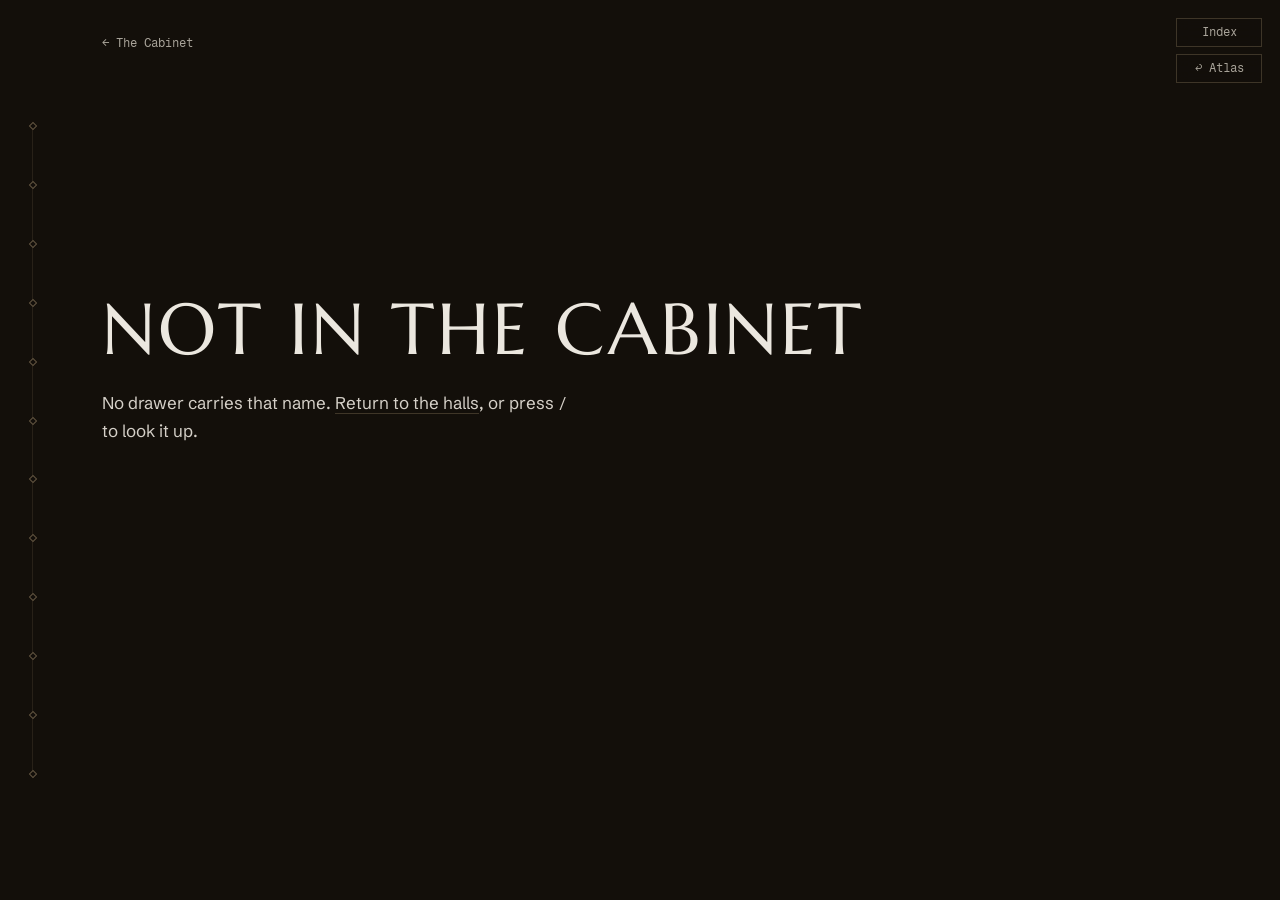
<file: cabinet-medication.html>
<!doctype html>
<html lang="en">
<head>
<script>
/* Published snapshot: read-only API served as bundled static JSON. */
(function () {
  var MAP = {
    '/api/atlas/cabinet': 'data/cabinet.json',
    '/api/atlas/cabinet/binding': 'data/cabinet-binding.json',
    '/api/atlas/ledger': 'data/ledger.json',
    '/api/atlas/ledger/clinical': 'data/ledger-clinical.json',
    '/api/atlas/archive/narrative': 'data/archive-narrative.json'
  };
  var real = window.fetch.bind(window);
  window.fetch = function (input, init) {
    var url = typeof input === 'string' ? input : (input && input.url);
    return real(MAP[url] || input, MAP[url] ? Object.assign({}, init, { cache: 'no-store' }) : init);
  };
})();
</script>

<meta charset="utf-8">
<meta name="viewport" content="width=device-width, initial-scale=1">
<title>A medication · The Cabinet</title>
<meta name="description" content="One medication in the Cabinet of the Receptor Atlas: what it holds, how tightly, and what it does there.">
<link rel="preconnect" href="https://fonts.googleapis.com">
<link rel="preconnect" href="https://fonts.gstatic.com" crossorigin>
<link href="https://fonts.googleapis.com/css2?family=Marcellus&family=Schibsted+Grotesk:wght@400;500;700&family=Fragment+Mono&display=swap" rel="stylesheet">
<link rel="stylesheet" href="assets/tokens.css">
<link rel="stylesheet" href="assets/base.css">
<link rel="stylesheet" href="assets/cabinet/cabinet.css">
<link rel="expect" href="#drawn" blocking="render">
</head>
<body data-room="atrium" data-view="m">
<aside class="rail" id="rail" aria-hidden="true"><div class="rail-fill" id="railFill"></div></aside>
<div class="rail-edge" id="railEdge" aria-hidden="true"></div>

<button type="button" class="tab" id="indexTab" aria-expanded="false" aria-controls="index">Index</button>
<a class="tab tab-atlas" href="the-receptor-atlas.html">↩ Atlas</a>

<nav class="index" id="index" aria-label="Index of the Cabinet" inert>
  <p class="index-ask" id="indexAsk" hidden></p>
  <label class="index-find"><span class="sr-only">Find a medication or a target</span>
    <input id="indexFind" type="search" autocomplete="off" spellcheck="false" placeholder="Find"></label>
  <div class="index-list" id="indexList"></div>
</nav>

<main id="view"></main>
<aside class="note" id="note" role="note" hidden></aside>
<noscript><p>The Cabinet is drawn by script, so it needs JavaScript to be on.</p></noscript>

<script src="assets/cabinet/data.js"></script>
<script src="assets/cabinet/figures.js"></script>
<script src="assets/cabinet/cabinet.js"></script>
<script src="assets/cabinet/medication.js"></script>
<span id="drawn" hidden></span>
</body>
</html>
</file>
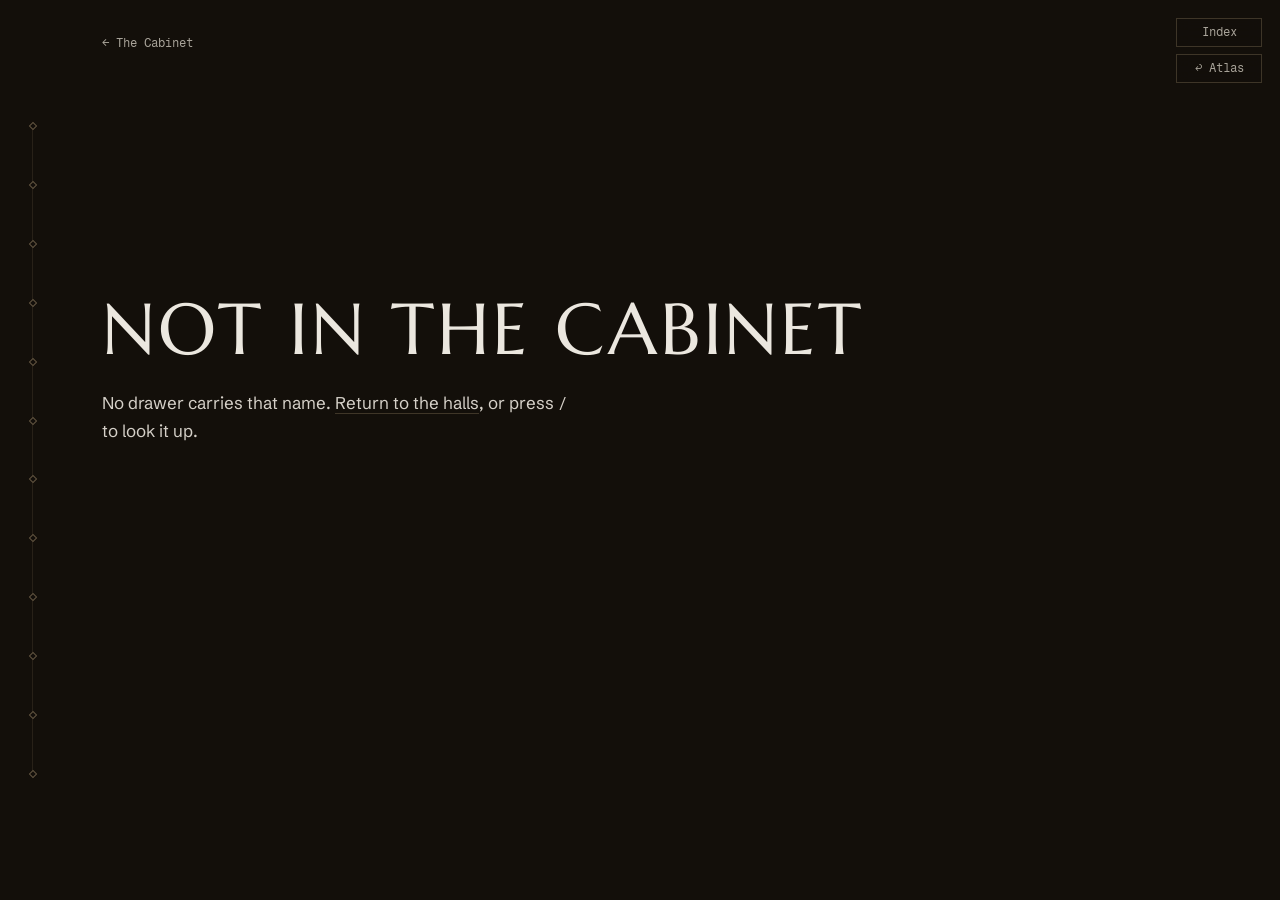
<file: cabinet-target.html>
<!doctype html>
<html lang="en">
<head>
<script>
/* Published snapshot: read-only API served as bundled static JSON. */
(function () {
  var MAP = {
    '/api/atlas/cabinet': 'data/cabinet.json',
    '/api/atlas/cabinet/binding': 'data/cabinet-binding.json',
    '/api/atlas/ledger': 'data/ledger.json',
    '/api/atlas/ledger/clinical': 'data/ledger-clinical.json',
    '/api/atlas/archive/narrative': 'data/archive-narrative.json'
  };
  var real = window.fetch.bind(window);
  window.fetch = function (input, init) {
    var url = typeof input === 'string' ? input : (input && input.url);
    return real(MAP[url] || input, MAP[url] ? Object.assign({}, init, { cache: 'no-store' }) : init);
  };
})();
</script>

<meta charset="utf-8">
<meta name="viewport" content="width=device-width, initial-scale=1">
<title>A target · The Cabinet</title>
<meta name="description" content="One target in the Cabinet of the Receptor Atlas, and every medication that holds it.">
<link rel="preconnect" href="https://fonts.googleapis.com">
<link rel="preconnect" href="https://fonts.gstatic.com" crossorigin>
<link href="https://fonts.googleapis.com/css2?family=Marcellus&family=Schibsted+Grotesk:wght@400;500;700&family=Fragment+Mono&display=swap" rel="stylesheet">
<link rel="stylesheet" href="assets/tokens.css">
<link rel="stylesheet" href="assets/base.css">
<link rel="stylesheet" href="assets/cabinet/cabinet.css">
<link rel="expect" href="#drawn" blocking="render">
</head>
<body data-room="atrium" data-view="t">
<aside class="rail" id="rail" aria-hidden="true"><div class="rail-fill" id="railFill"></div></aside>
<div class="rail-edge" id="railEdge" aria-hidden="true"></div>

<button type="button" class="tab" id="indexTab" aria-expanded="false" aria-controls="index">Index</button>
<a class="tab tab-atlas" href="the-receptor-atlas.html">↩ Atlas</a>

<nav class="index" id="index" aria-label="Index of the Cabinet" inert>
  <p class="index-ask" id="indexAsk" hidden></p>
  <label class="index-find"><span class="sr-only">Find a medication or a target</span>
    <input id="indexFind" type="search" autocomplete="off" spellcheck="false" placeholder="Find"></label>
  <div class="index-list" id="indexList"></div>
</nav>

<main id="view"></main>
<aside class="note" id="note" role="note" hidden></aside>
<noscript><p>The Cabinet is drawn by script, so it needs JavaScript to be on.</p></noscript>

<script src="assets/cabinet/data.js"></script>
<script src="assets/cabinet/figures.js"></script>
<script src="assets/cabinet/cabinet.js"></script>
<script src="assets/cabinet/target.js"></script>
<span id="drawn" hidden></span>
</body>
</html>
</file>
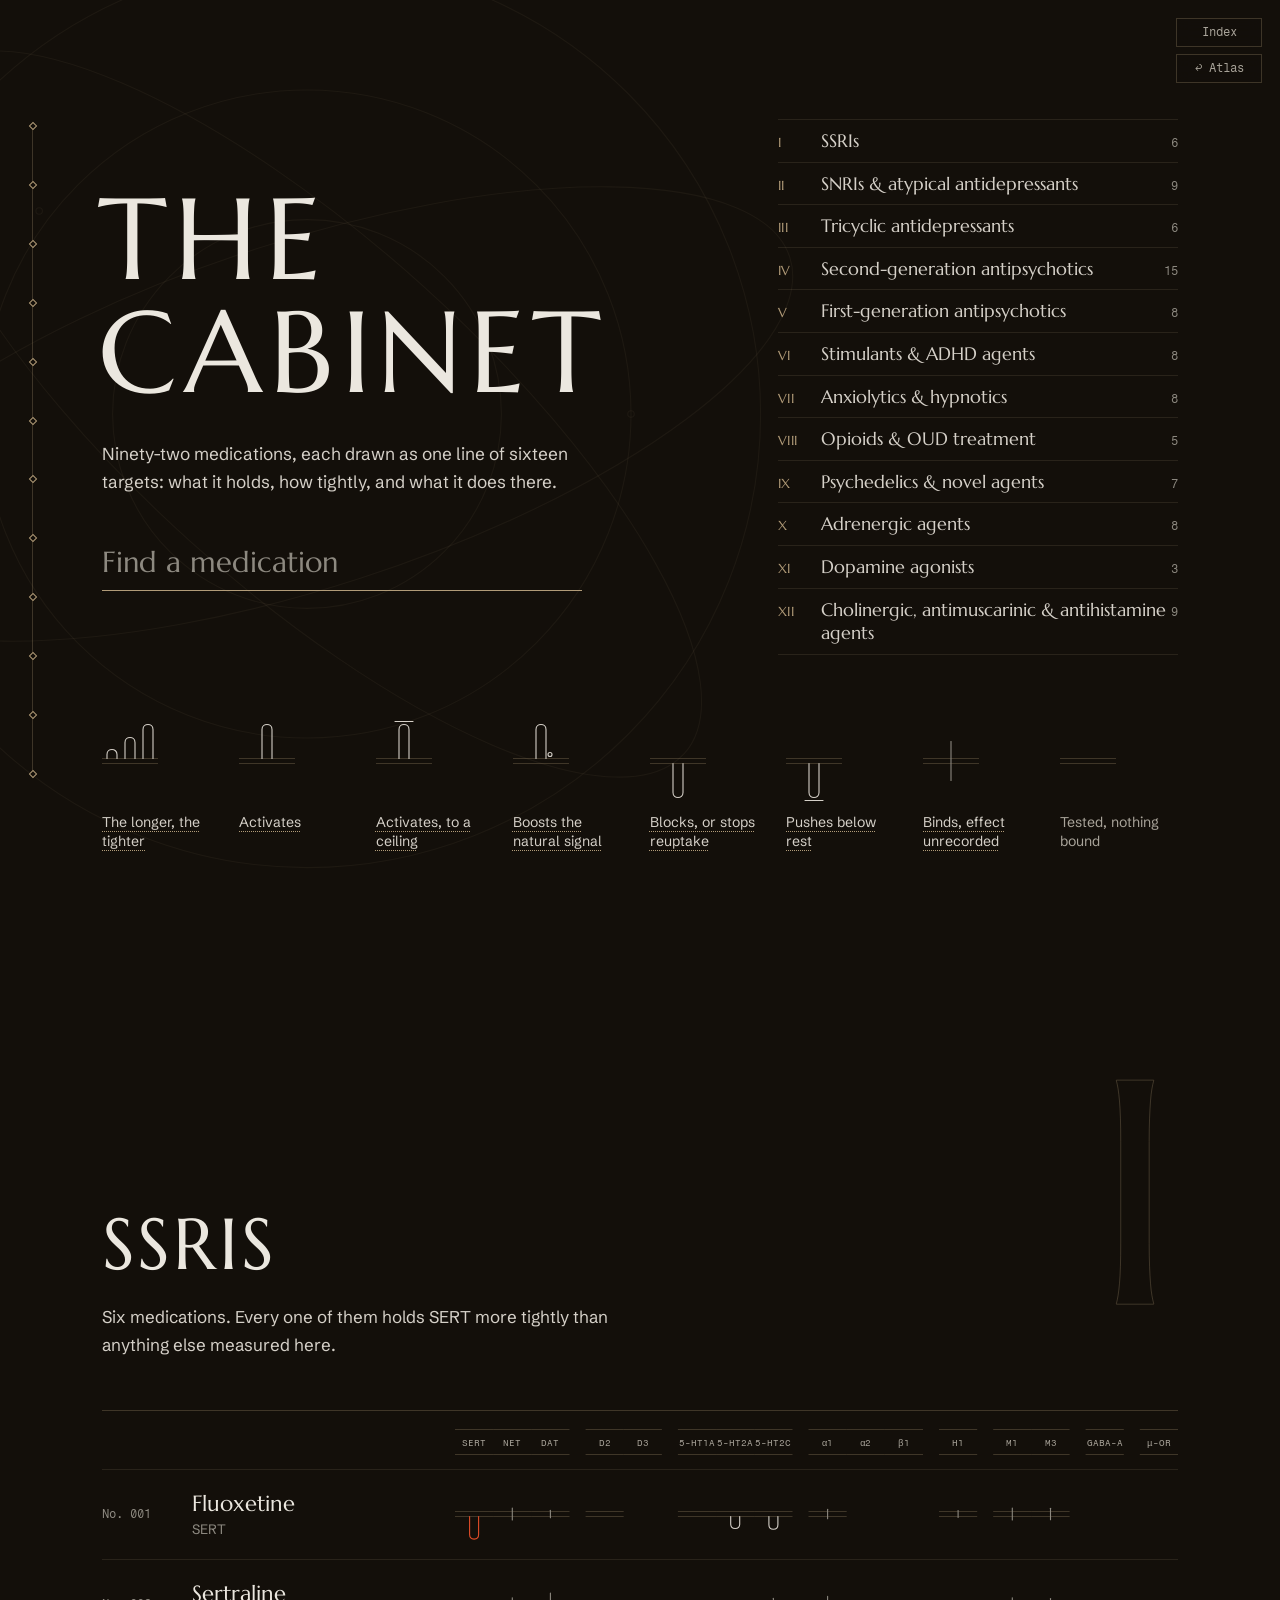
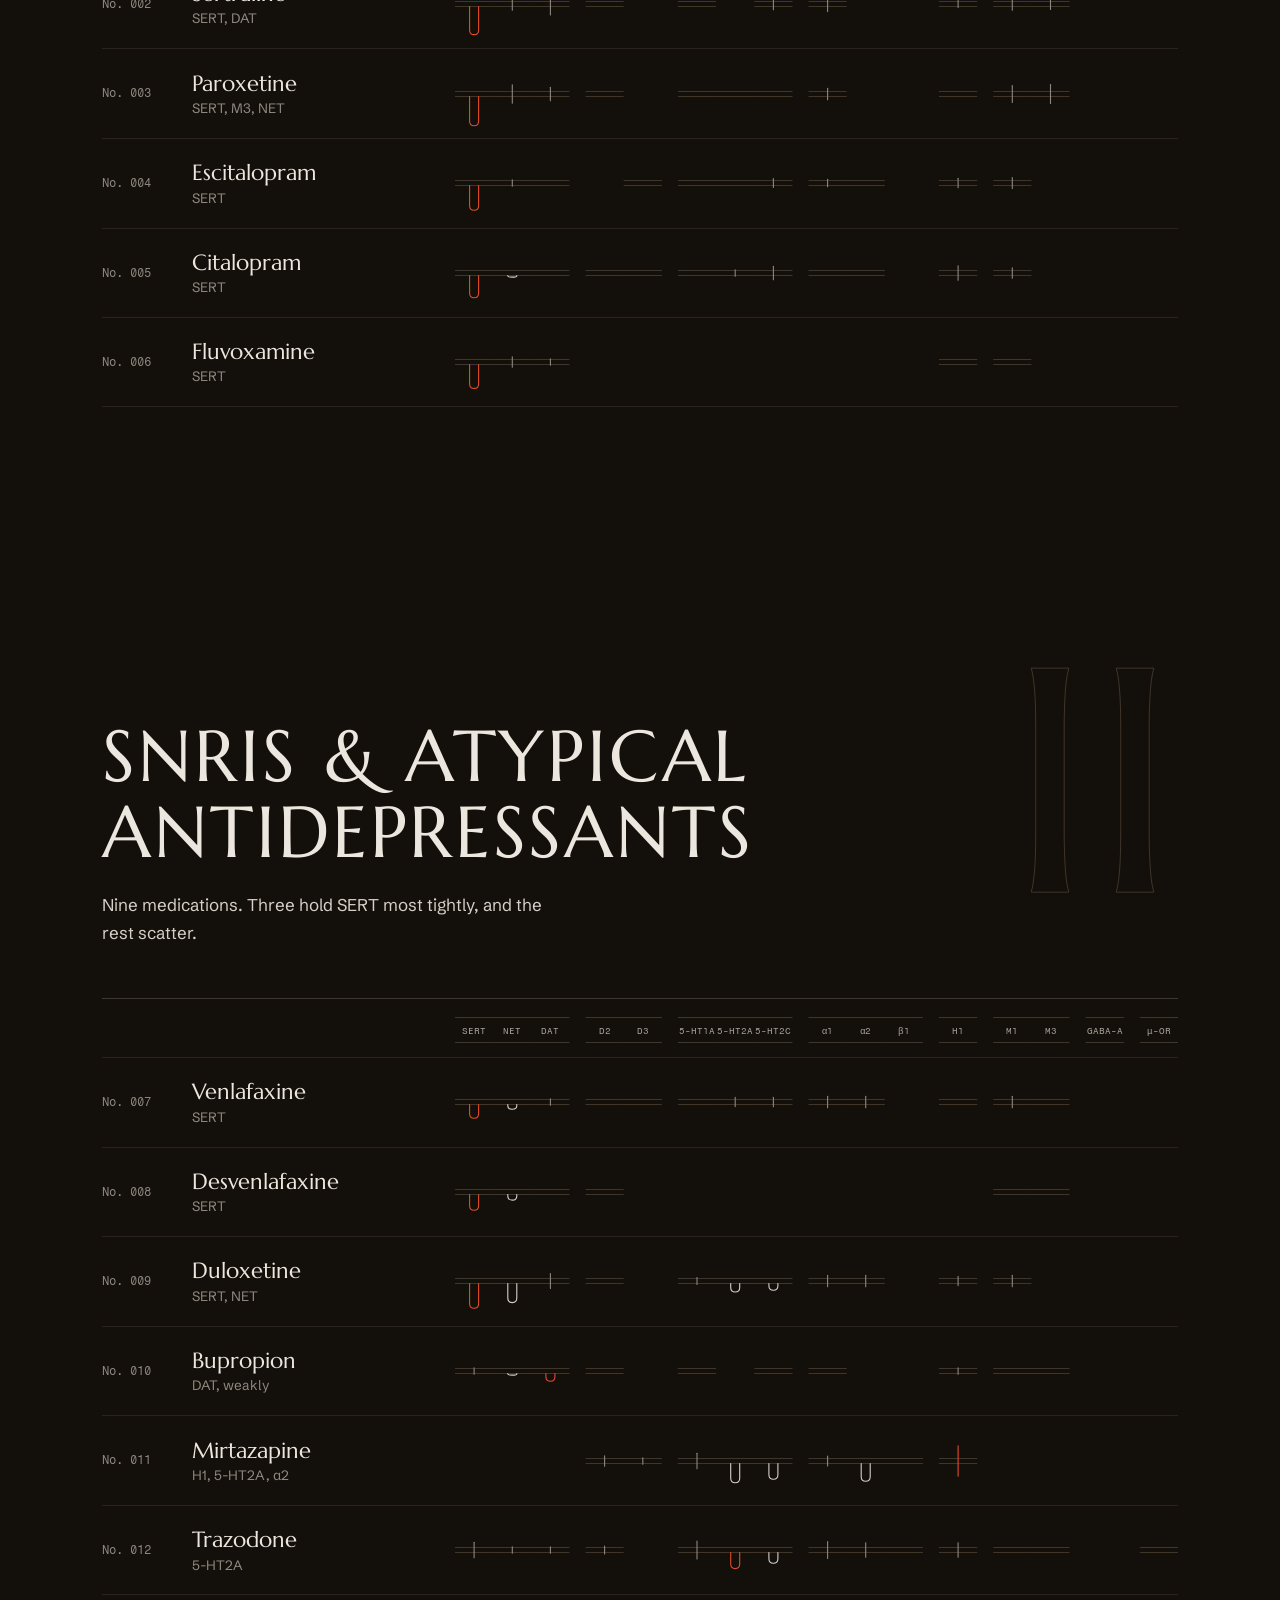
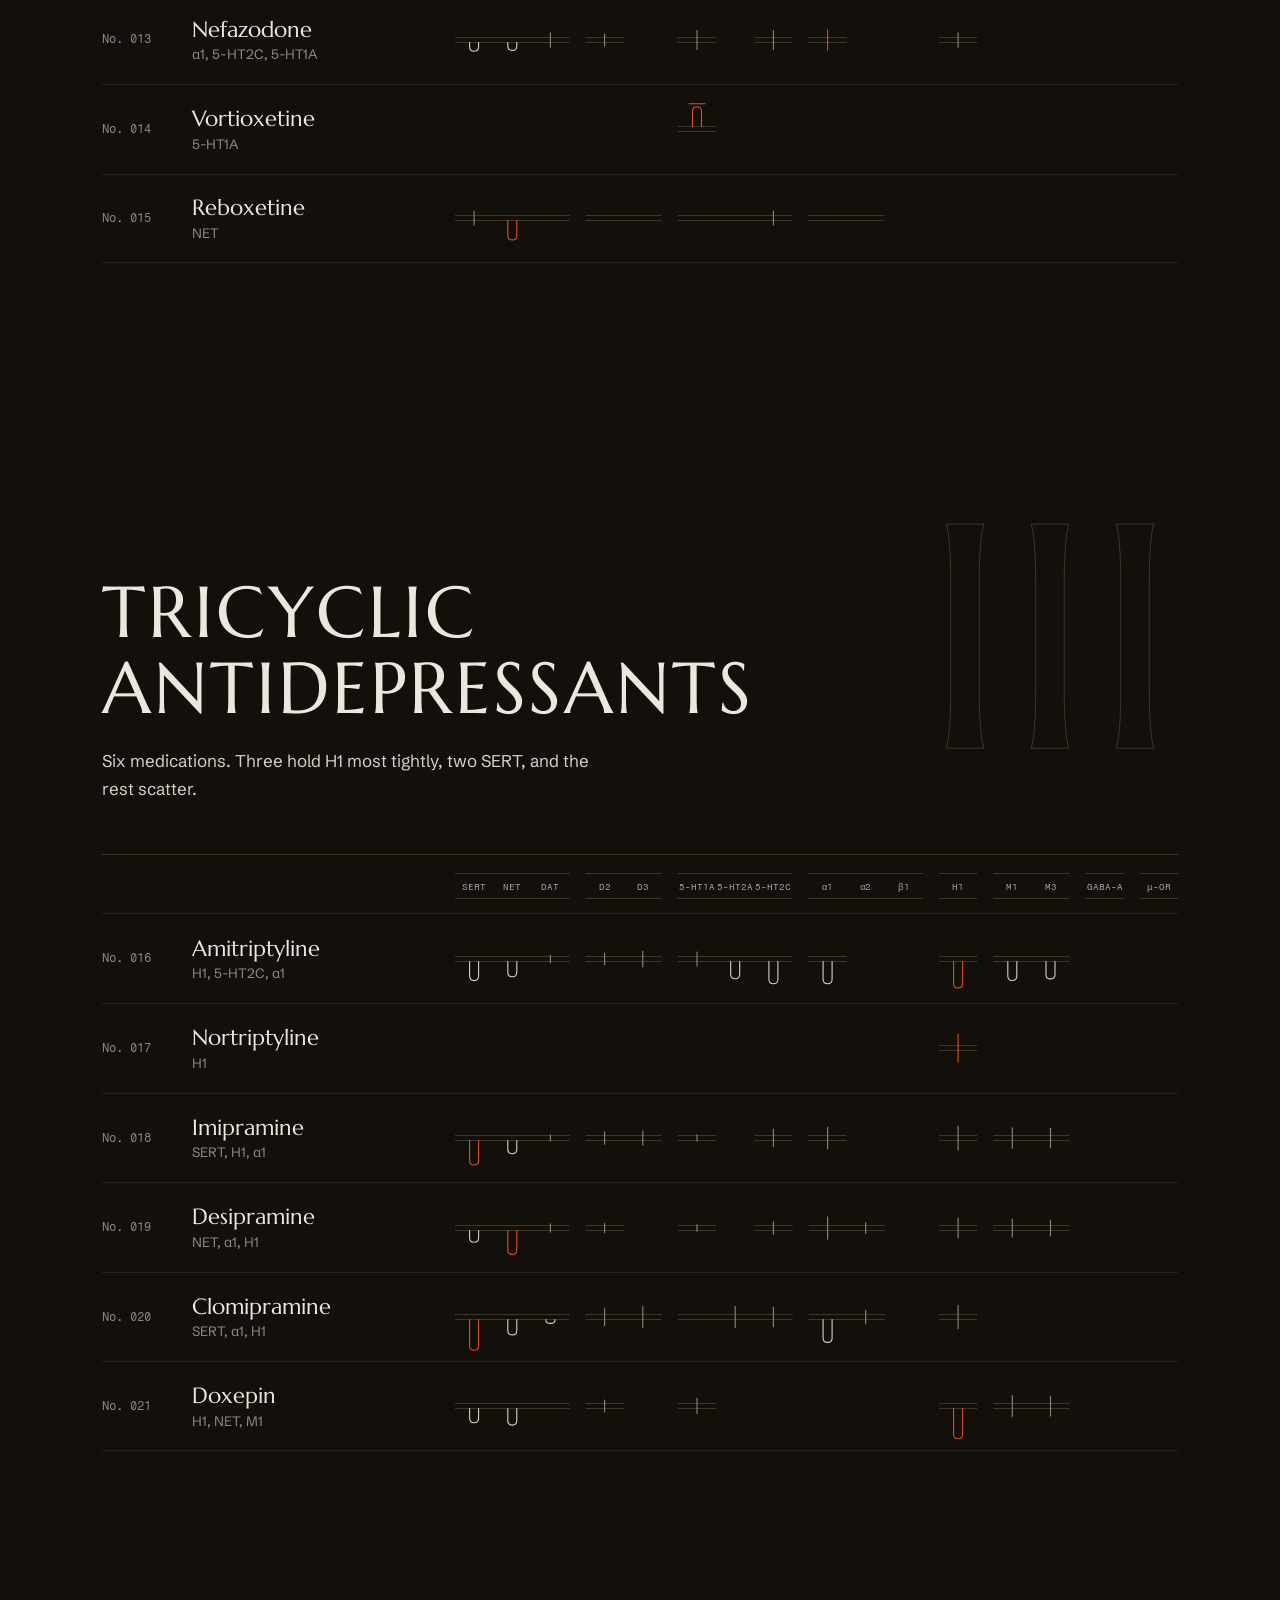
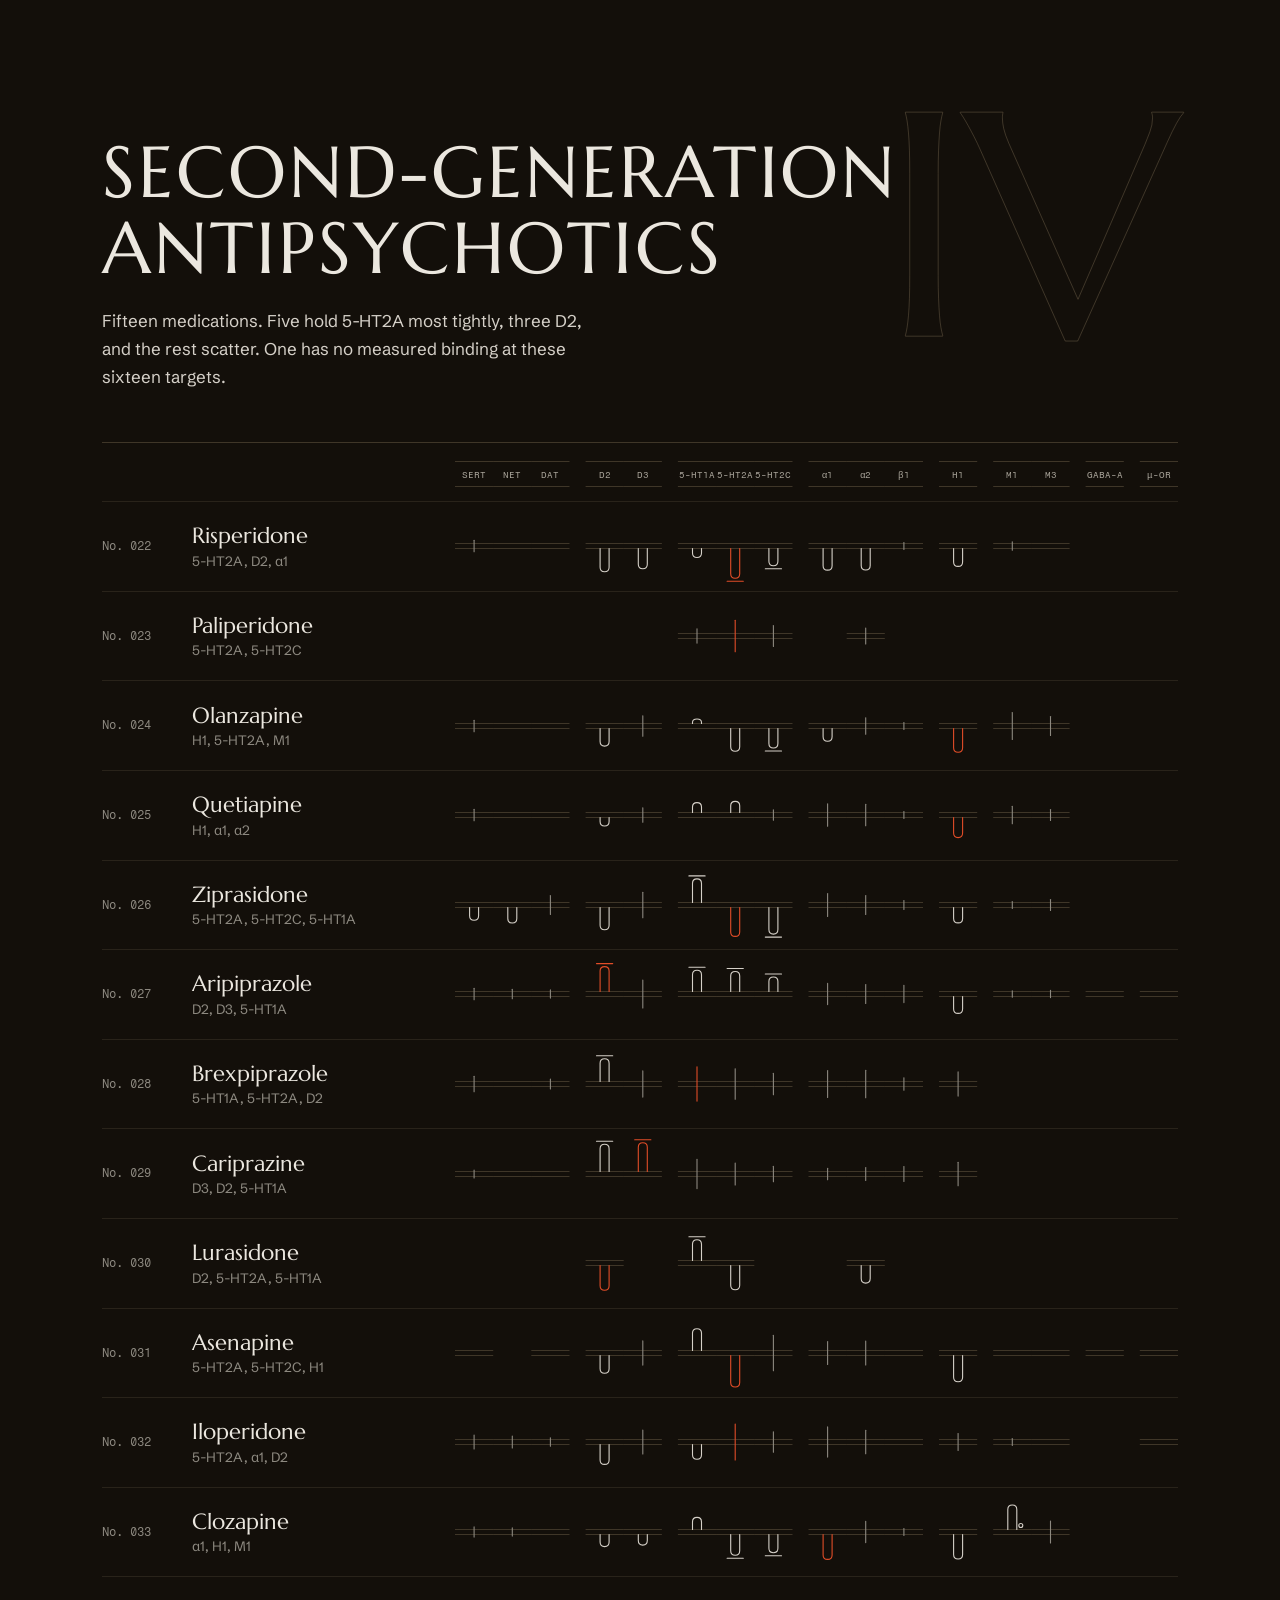
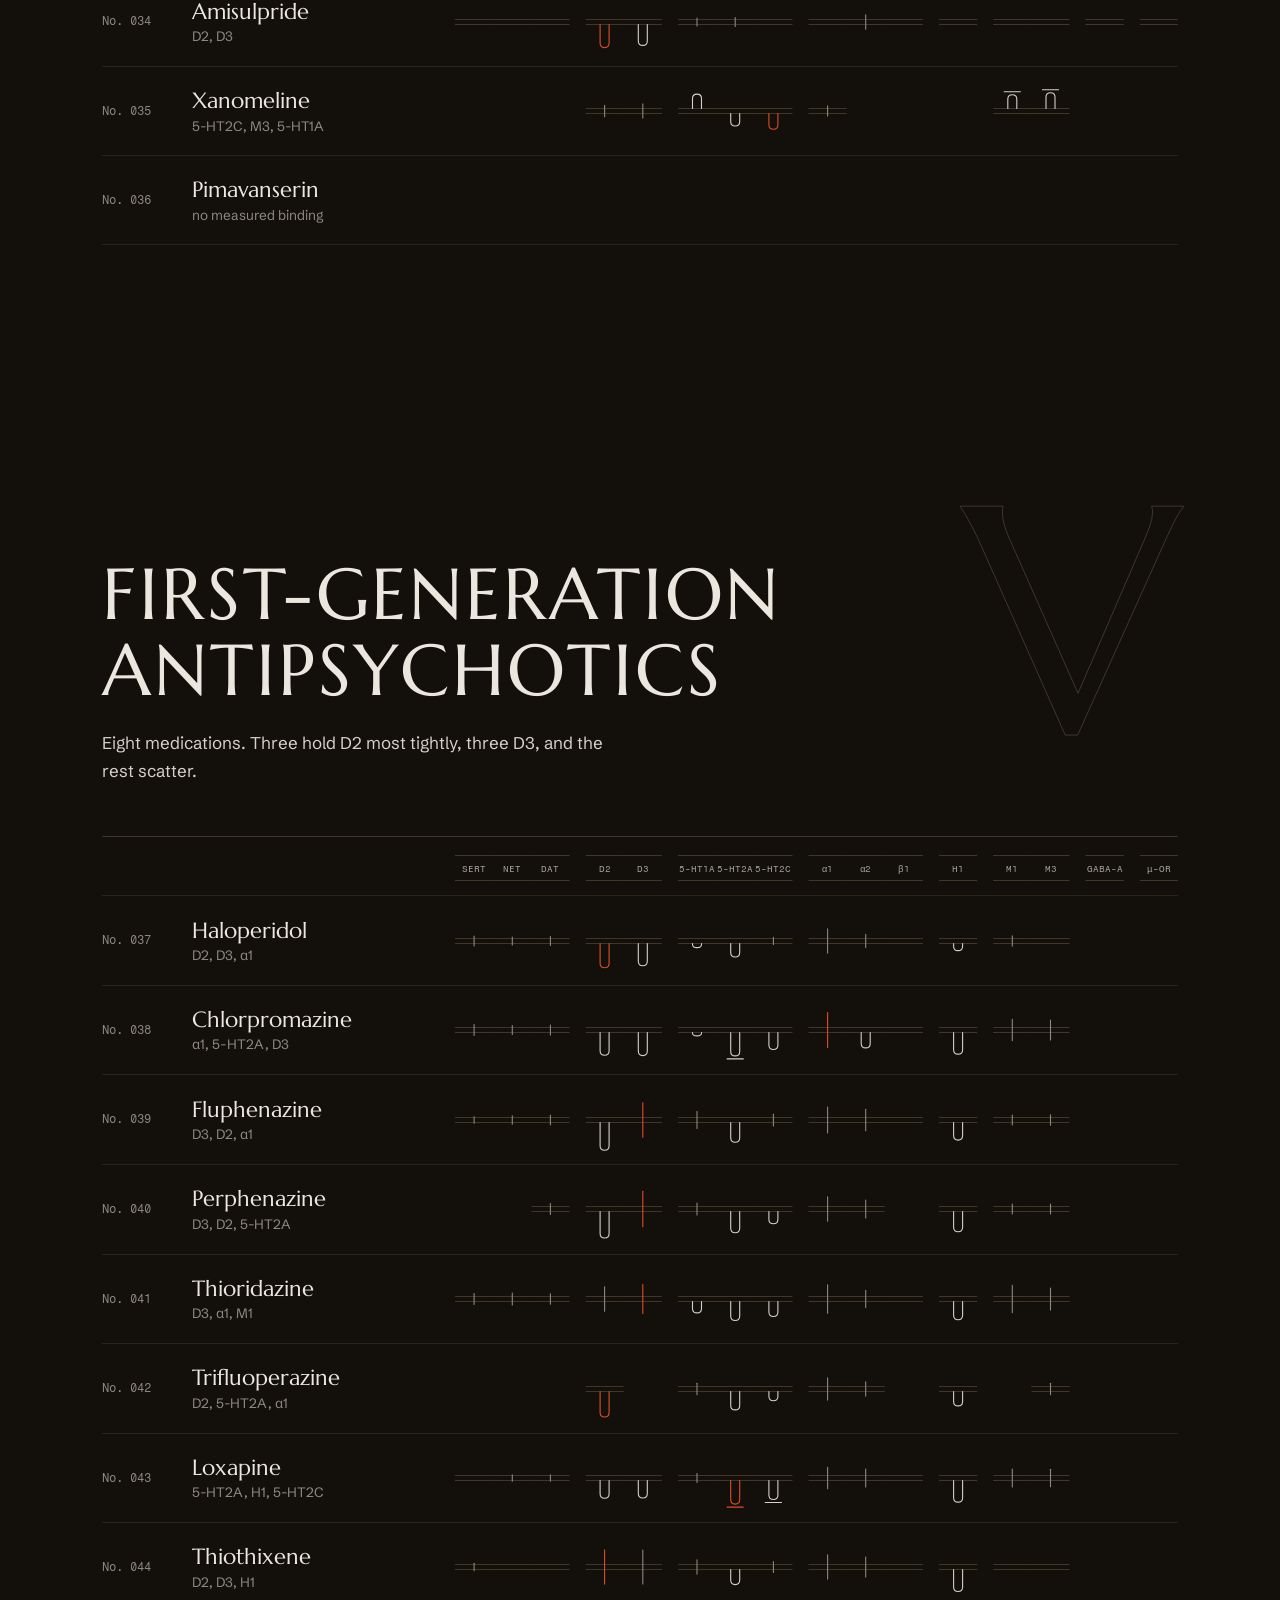
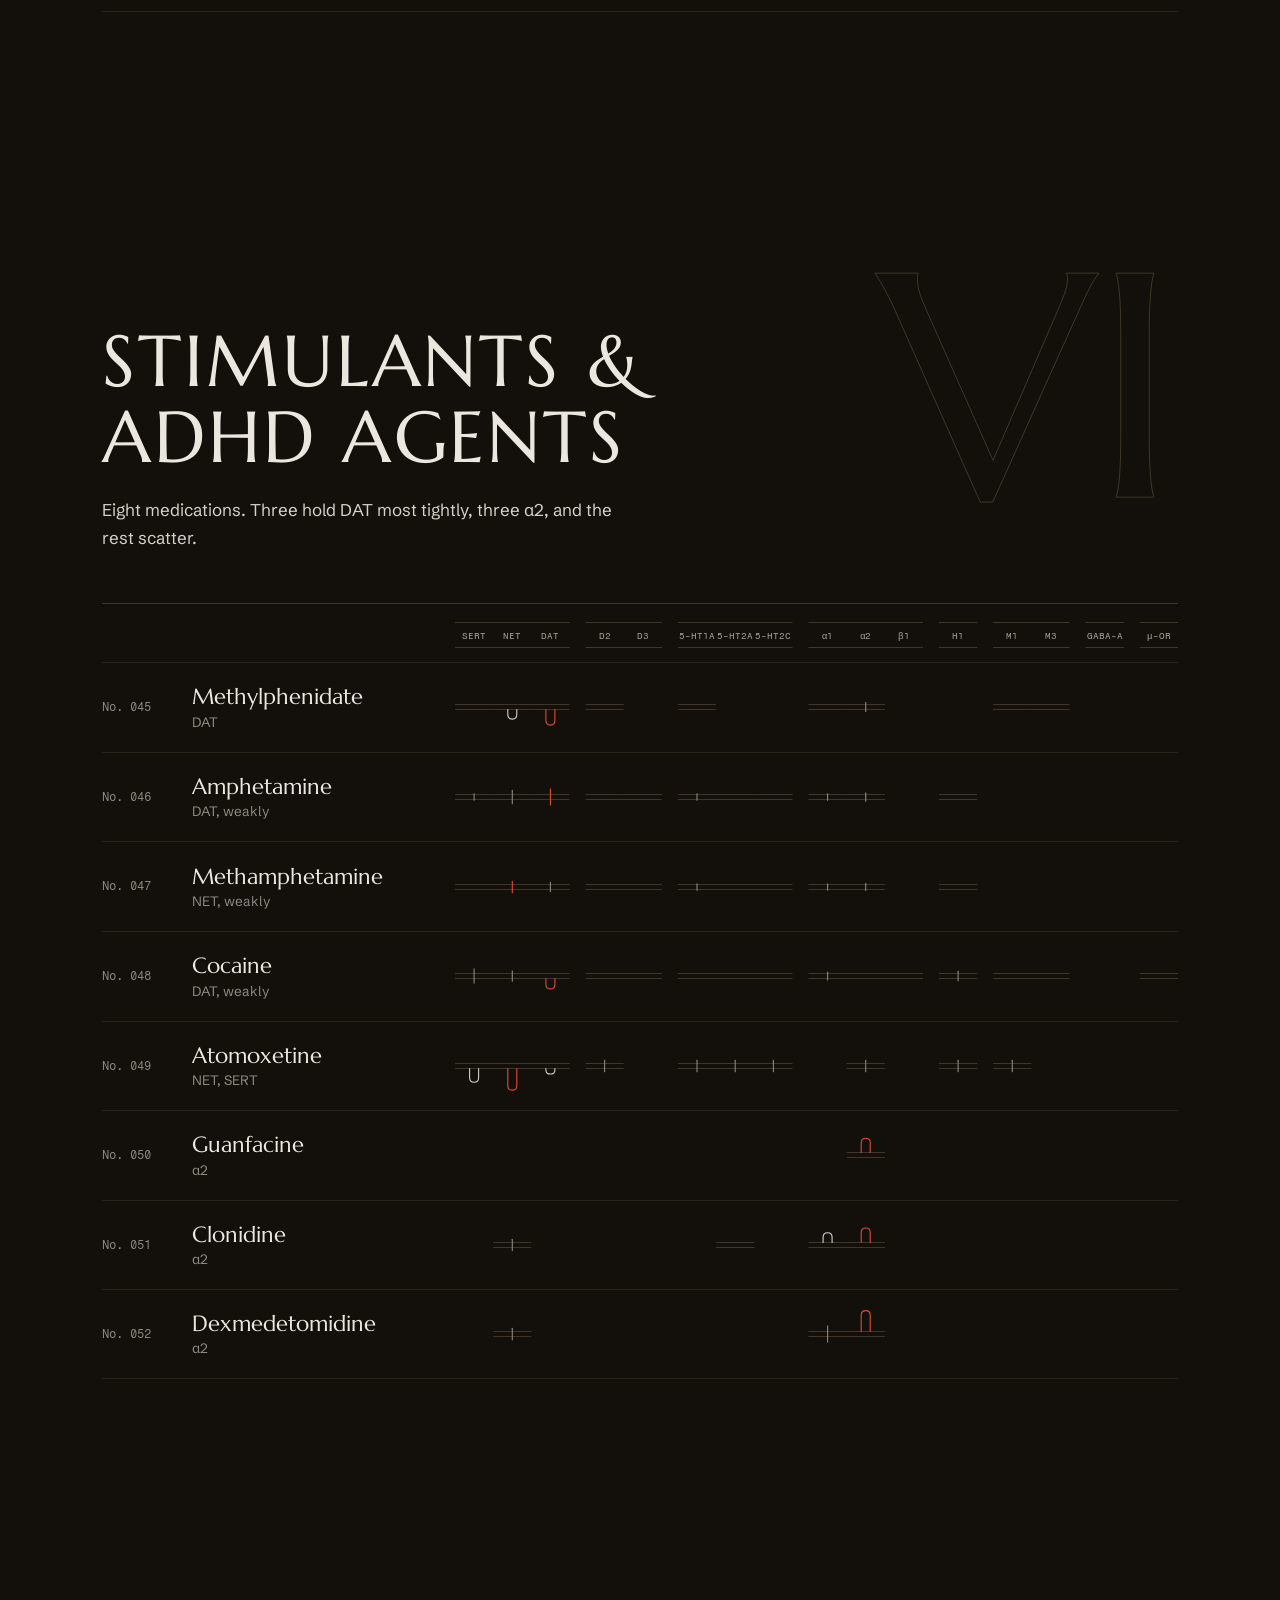
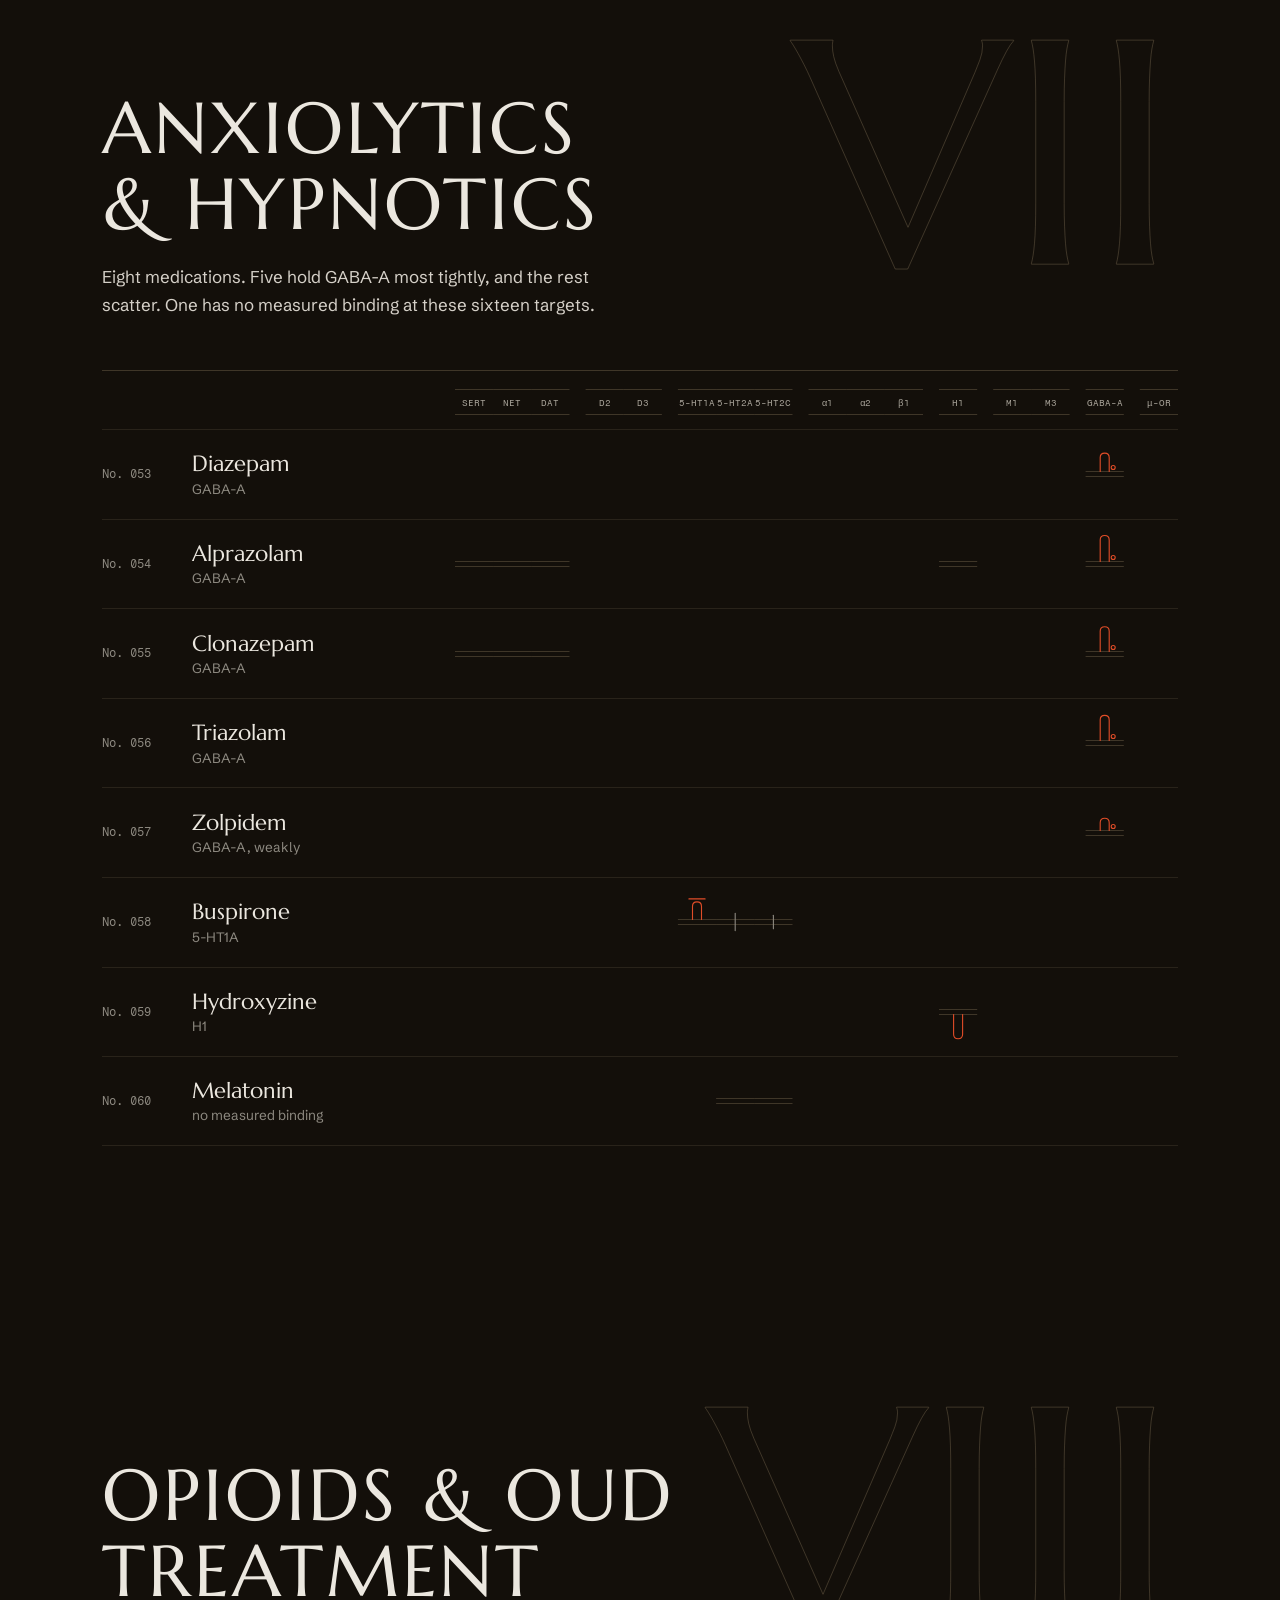
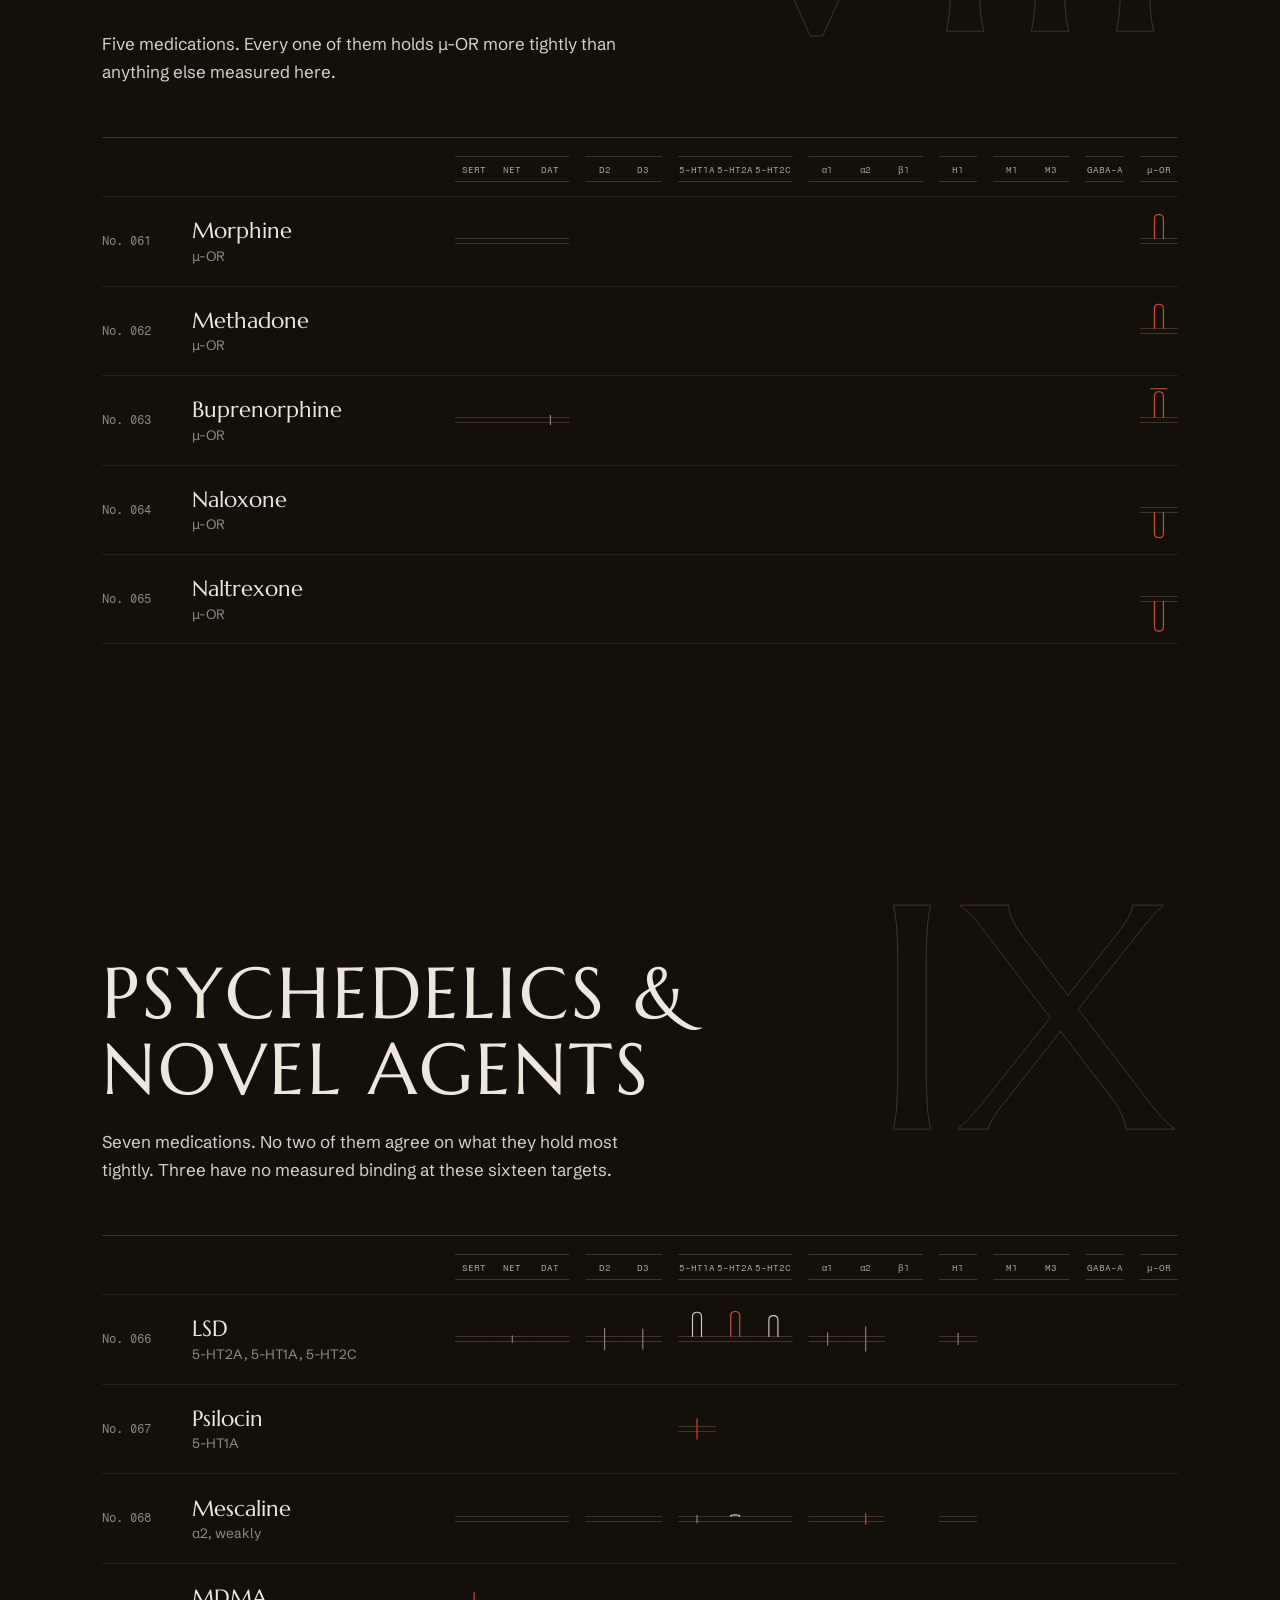
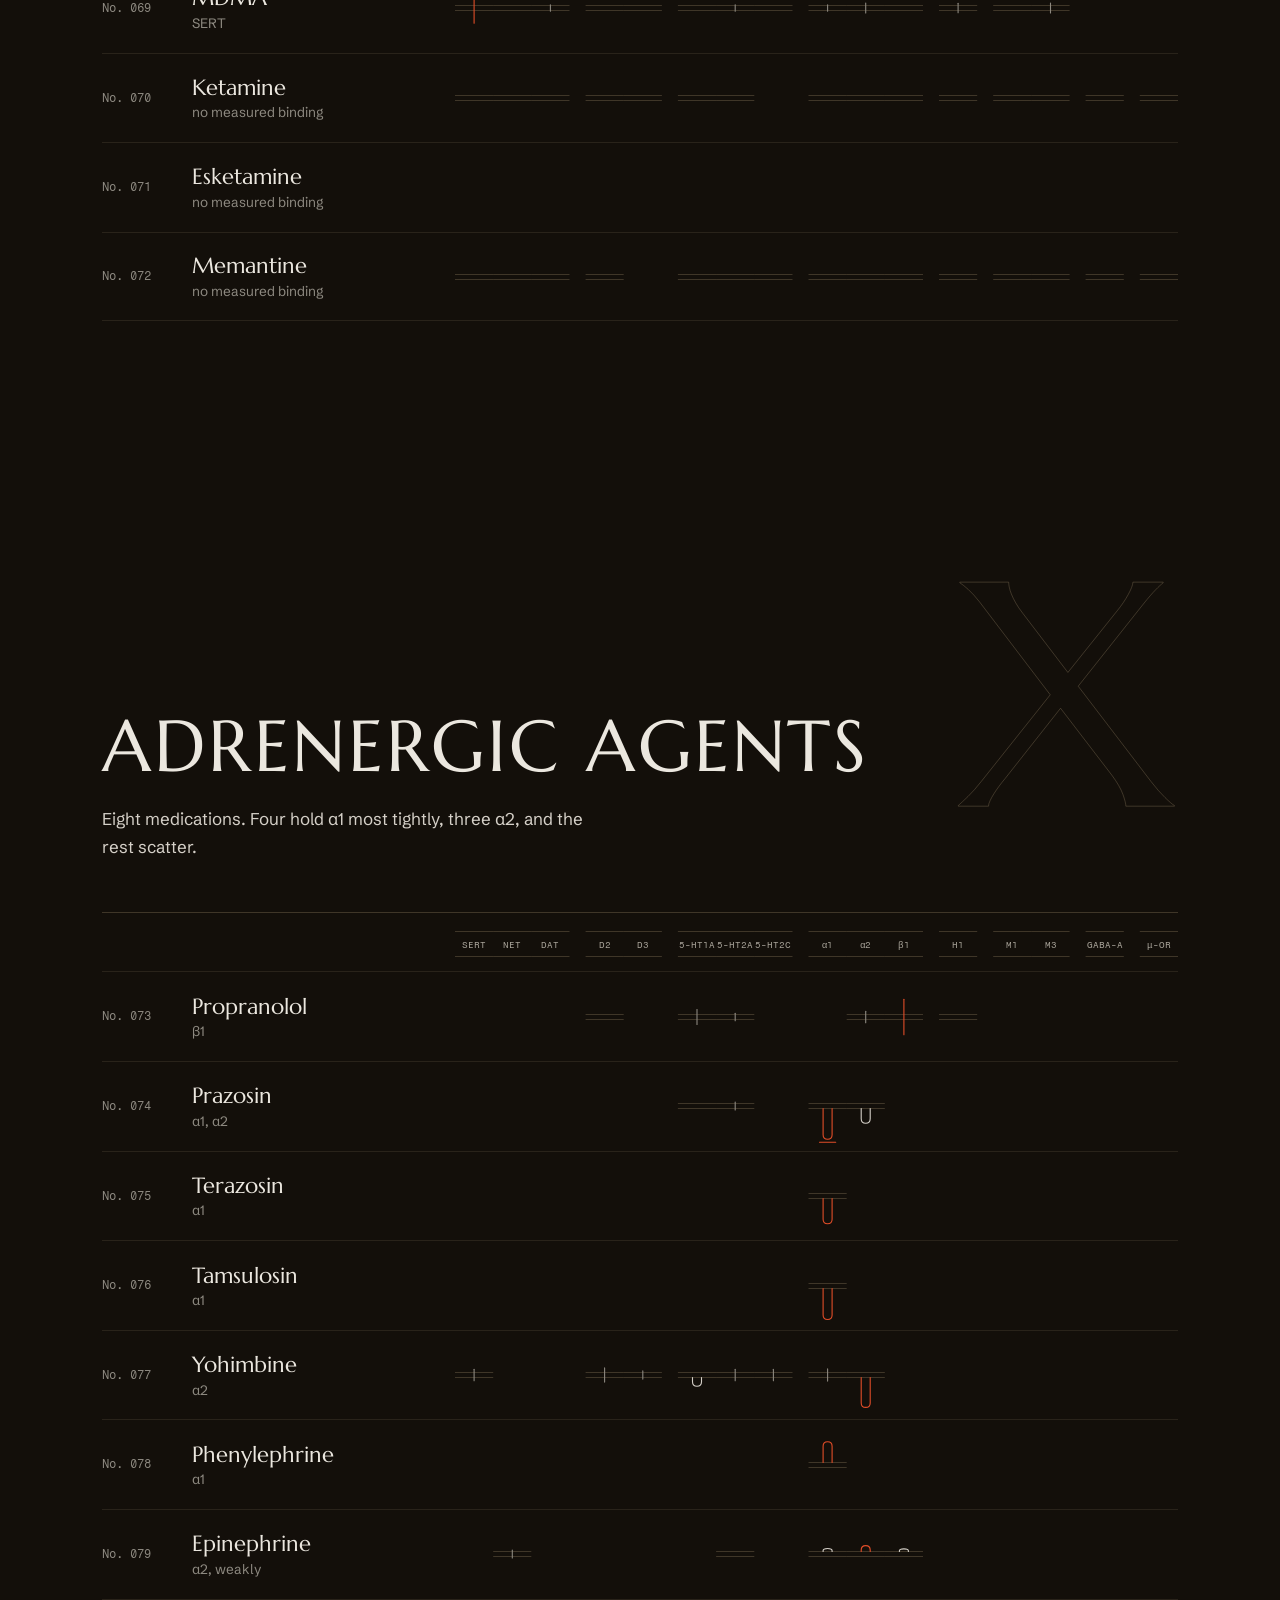
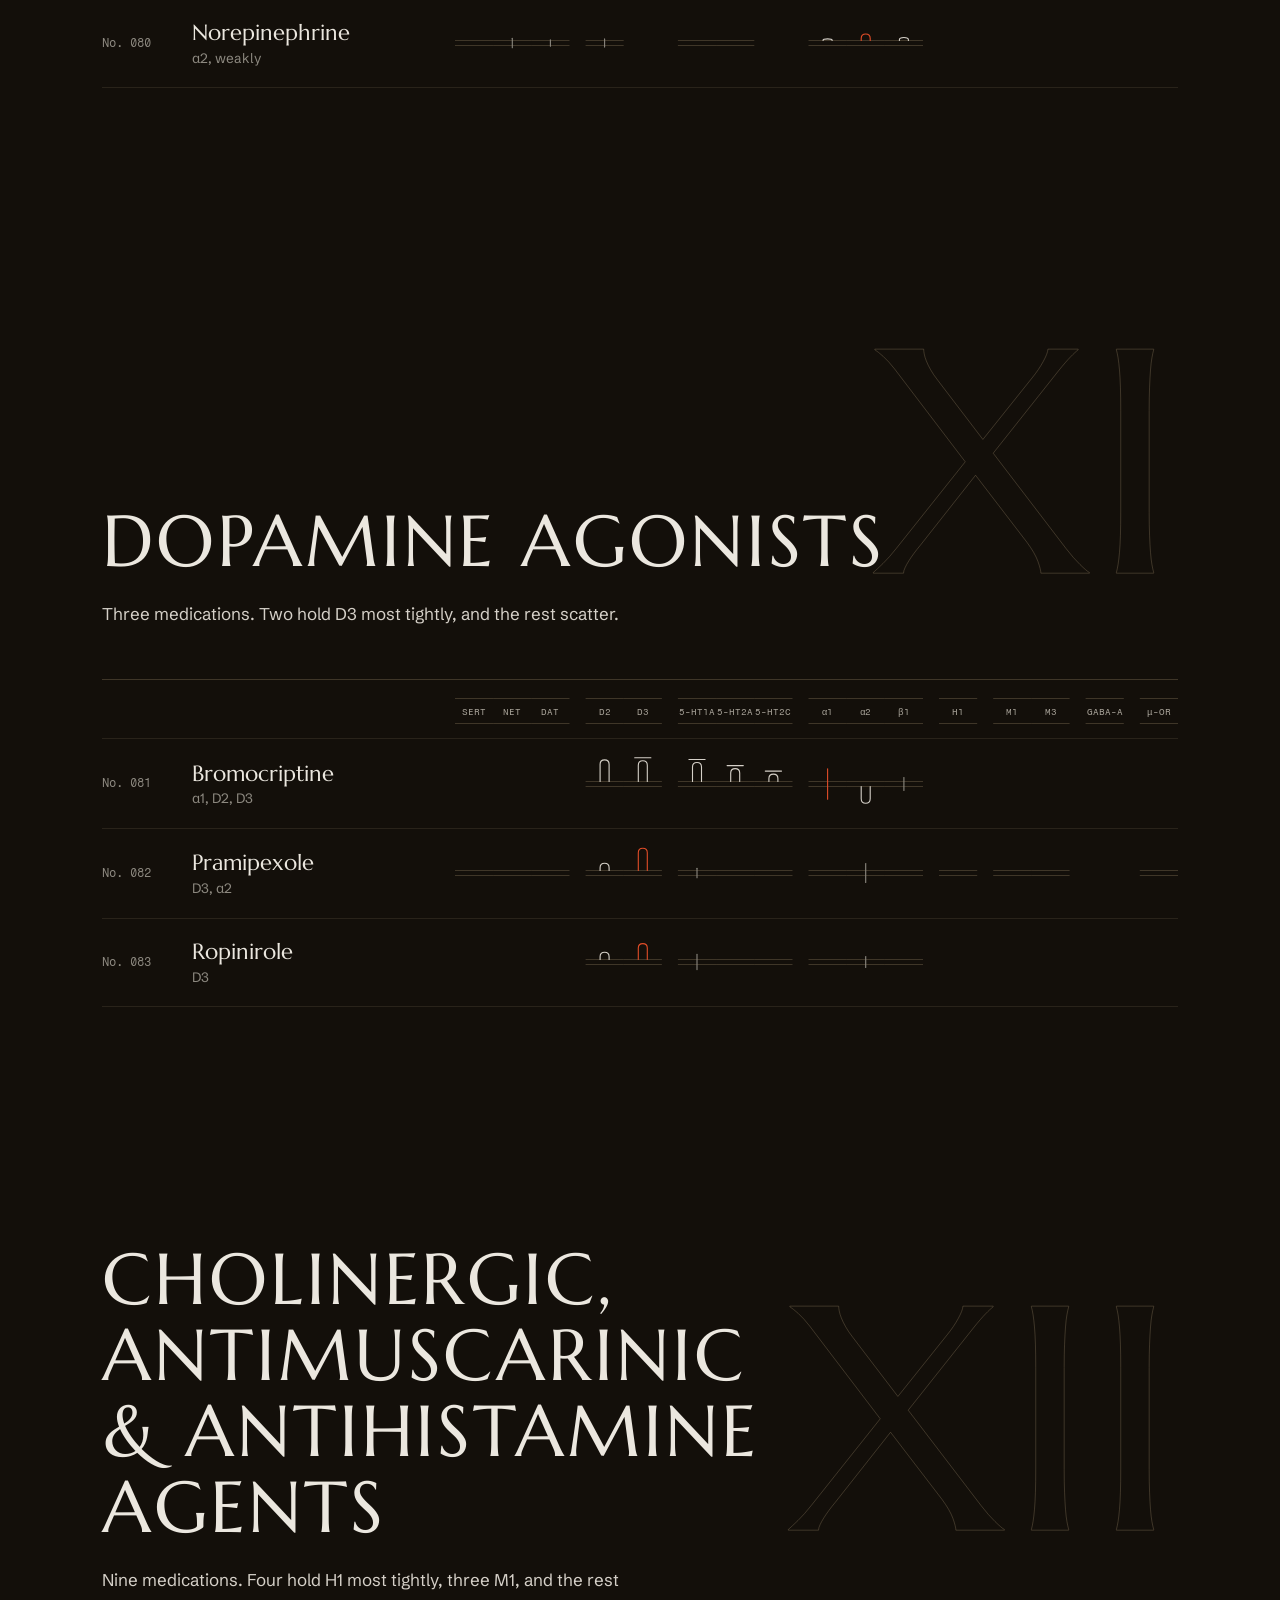
<file: cabinet.html>
<!doctype html>
<html lang="en">
<head>
<script>
/* Published snapshot: read-only API served as bundled static JSON. */
(function () {
  var MAP = {
    '/api/atlas/cabinet': 'data/cabinet.json',
    '/api/atlas/cabinet/binding': 'data/cabinet-binding.json',
    '/api/atlas/ledger': 'data/ledger.json',
    '/api/atlas/ledger/clinical': 'data/ledger-clinical.json',
    '/api/atlas/archive/narrative': 'data/archive-narrative.json'
  };
  var real = window.fetch.bind(window);
  window.fetch = function (input, init) {
    var url = typeof input === 'string' ? input : (input && input.url);
    return real(MAP[url] || input, MAP[url] ? Object.assign({}, init, { cache: 'no-store' }) : init);
  };
})();
</script>

<meta charset="utf-8">
<meta name="viewport" content="width=device-width, initial-scale=1">
<title>The Cabinet · The Receptor Atlas</title>
<meta name="description" content="Every medication in the Receptor Atlas, each drawn as one line of sixteen targets: what it holds, how tightly, and what it does there.">
<link rel="preconnect" href="https://fonts.googleapis.com">
<link rel="preconnect" href="https://fonts.gstatic.com" crossorigin>
<link href="https://fonts.googleapis.com/css2?family=Marcellus&family=Schibsted+Grotesk:wght@400;500;700&family=Fragment+Mono&display=swap" rel="stylesheet">
<link rel="stylesheet" href="assets/tokens.css">
<link rel="stylesheet" href="assets/base.css">
<link rel="stylesheet" href="assets/cabinet/cabinet.css">
<link rel="expect" href="#drawn" blocking="render">
</head>
<body data-room="atrium" data-view="home">
<aside class="rail" id="rail" aria-hidden="true"><div class="rail-fill" id="railFill"></div></aside>
<div class="rail-edge" id="railEdge" aria-hidden="true"></div>

<button type="button" class="tab" id="indexTab" aria-expanded="false" aria-controls="index">Index</button>
<a class="tab tab-atlas" href="the-receptor-atlas.html">↩ Atlas</a>

<nav class="index" id="index" aria-label="Index of the Cabinet" inert>
  <p class="index-ask" id="indexAsk" hidden></p>
  <label class="index-find"><span class="sr-only">Find a medication or a target</span>
    <input id="indexFind" type="search" autocomplete="off" spellcheck="false" placeholder="Find"></label>
  <div class="index-list" id="indexList"></div>
</nav>

<main id="home">
  <header class="atrium" id="atrium" data-room="atrium">
    <svg class="rings" viewBox="0 0 1000 1000" aria-hidden="true">
      <g fill="none" stroke="oklch(70% 0.055 80 / 0.14)">
        <circle cx="500" cy="500" r="180"/><circle cx="500" cy="500" r="300"/><circle cx="500" cy="500" r="420"/>
        <ellipse cx="500" cy="500" rx="470" ry="160" transform="rotate(-18 500 500)"/>
        <ellipse cx="500" cy="500" rx="470" ry="160" transform="rotate(42 500 500)"/>
        <circle cx="500" cy="80" r="4"/><circle cx="800" cy="500" r="3"/><circle cx="252" cy="312" r="3"/>
      </g>
    </svg>
    <div class="atrium-title">
      <h1>The Cabinet</h1>
      <p class="atrium-sub"><span data-count>Ninety-two</span> medications, each drawn as one line of sixteen targets: what it holds, how tightly, and what it does there.</p>
      <label class="find"><span class="sr-only">Find a medication or a target</span>
        <input id="find" type="search" autocomplete="off" spellcheck="false" placeholder="Find a medication"></label>
    </div>
    <nav class="contents" id="contents" aria-label="Contents"></nav>
    <ul class="key" id="key" aria-label="How to read a line"></ul>
  </header>
  <div id="halls"></div>
  <footer class="colophon" data-room="vault">
    <p class="mark">The Cabinet</p>
    <p>An educational reference, not a dosing or treatment guide. Each value is the median of the human measurements PDSP holds for that pair; actions are from IUPHAR/BPS.</p>
  </footer>
</main>

<aside class="note" id="note" role="note" hidden></aside>
<noscript><p>The Cabinet is drawn by script, so it needs JavaScript to be on.</p></noscript>

<script src="assets/cabinet/data.js"></script>
<script src="assets/cabinet/figures.js"></script>
<script src="assets/cabinet/cabinet.js"></script>
<script src="assets/cabinet/home.js"></script>
<span id="drawn" hidden></span>
</body>
</html>
</file>
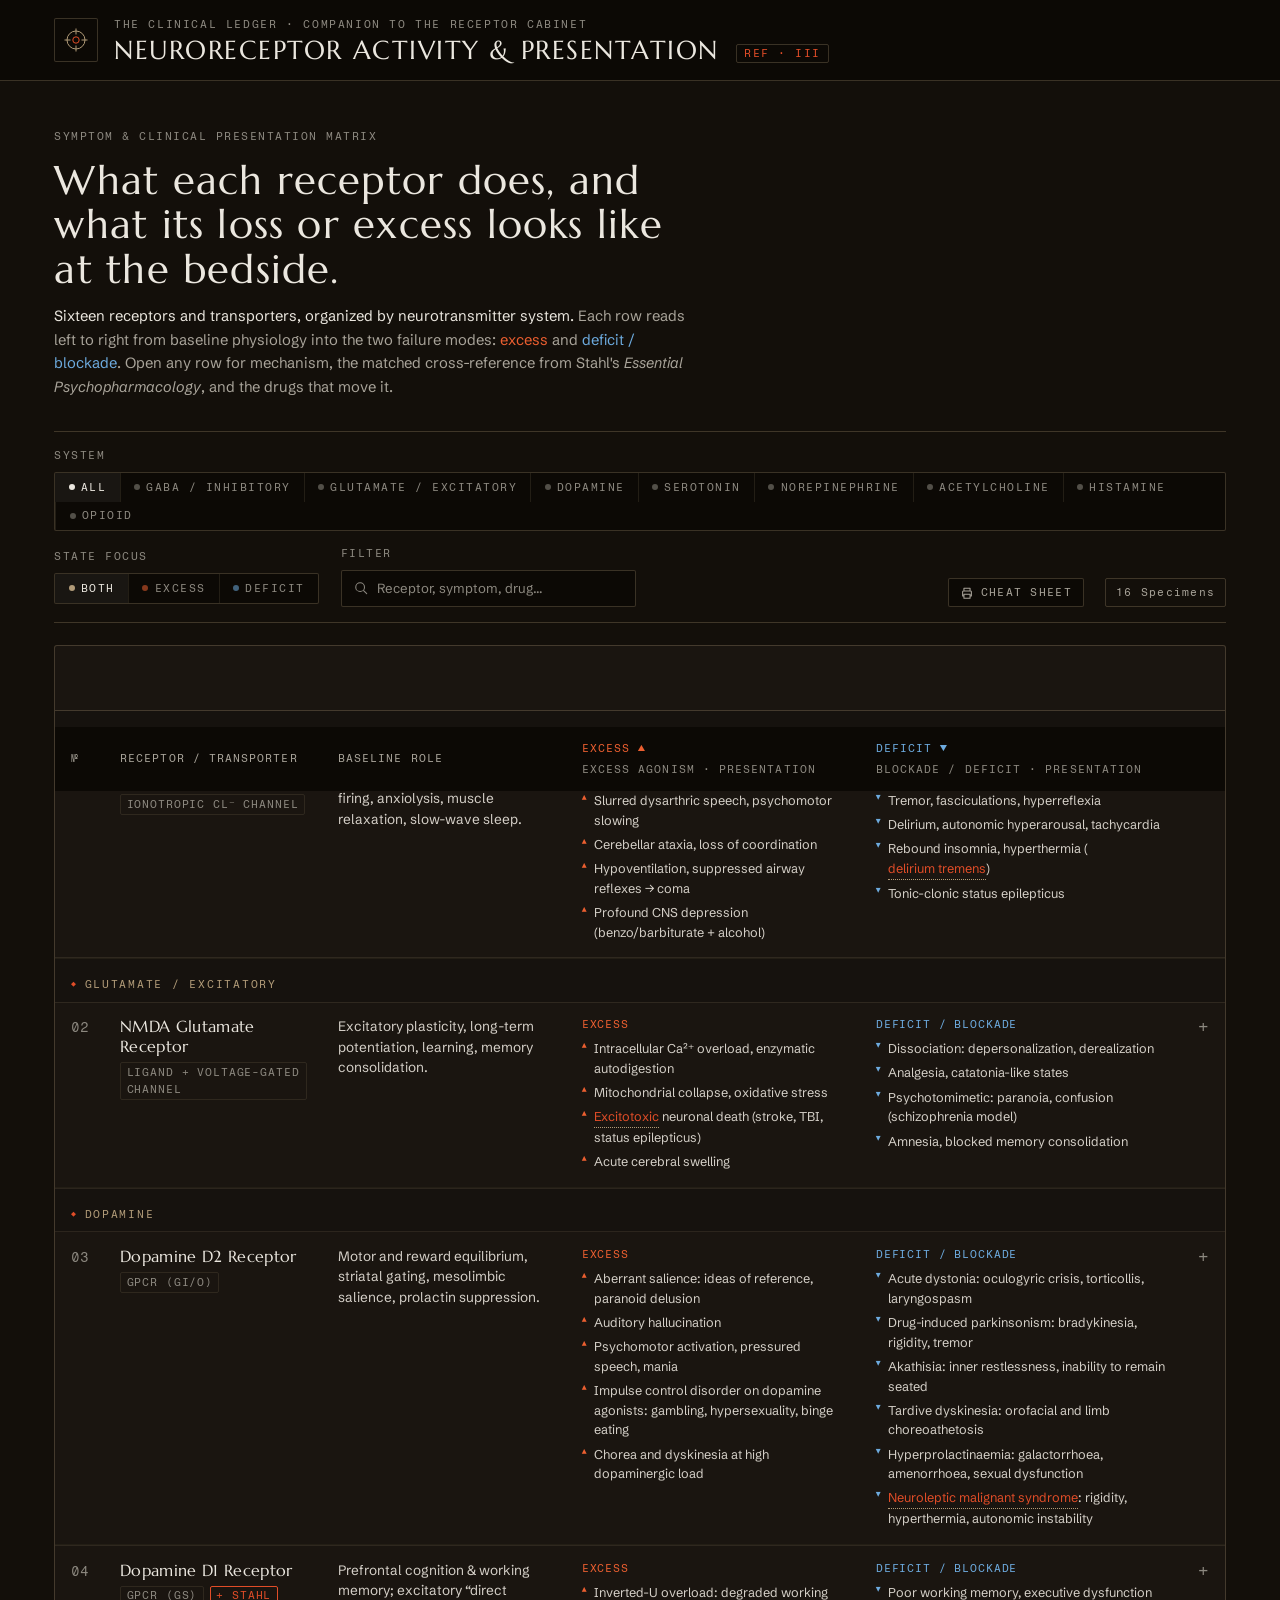
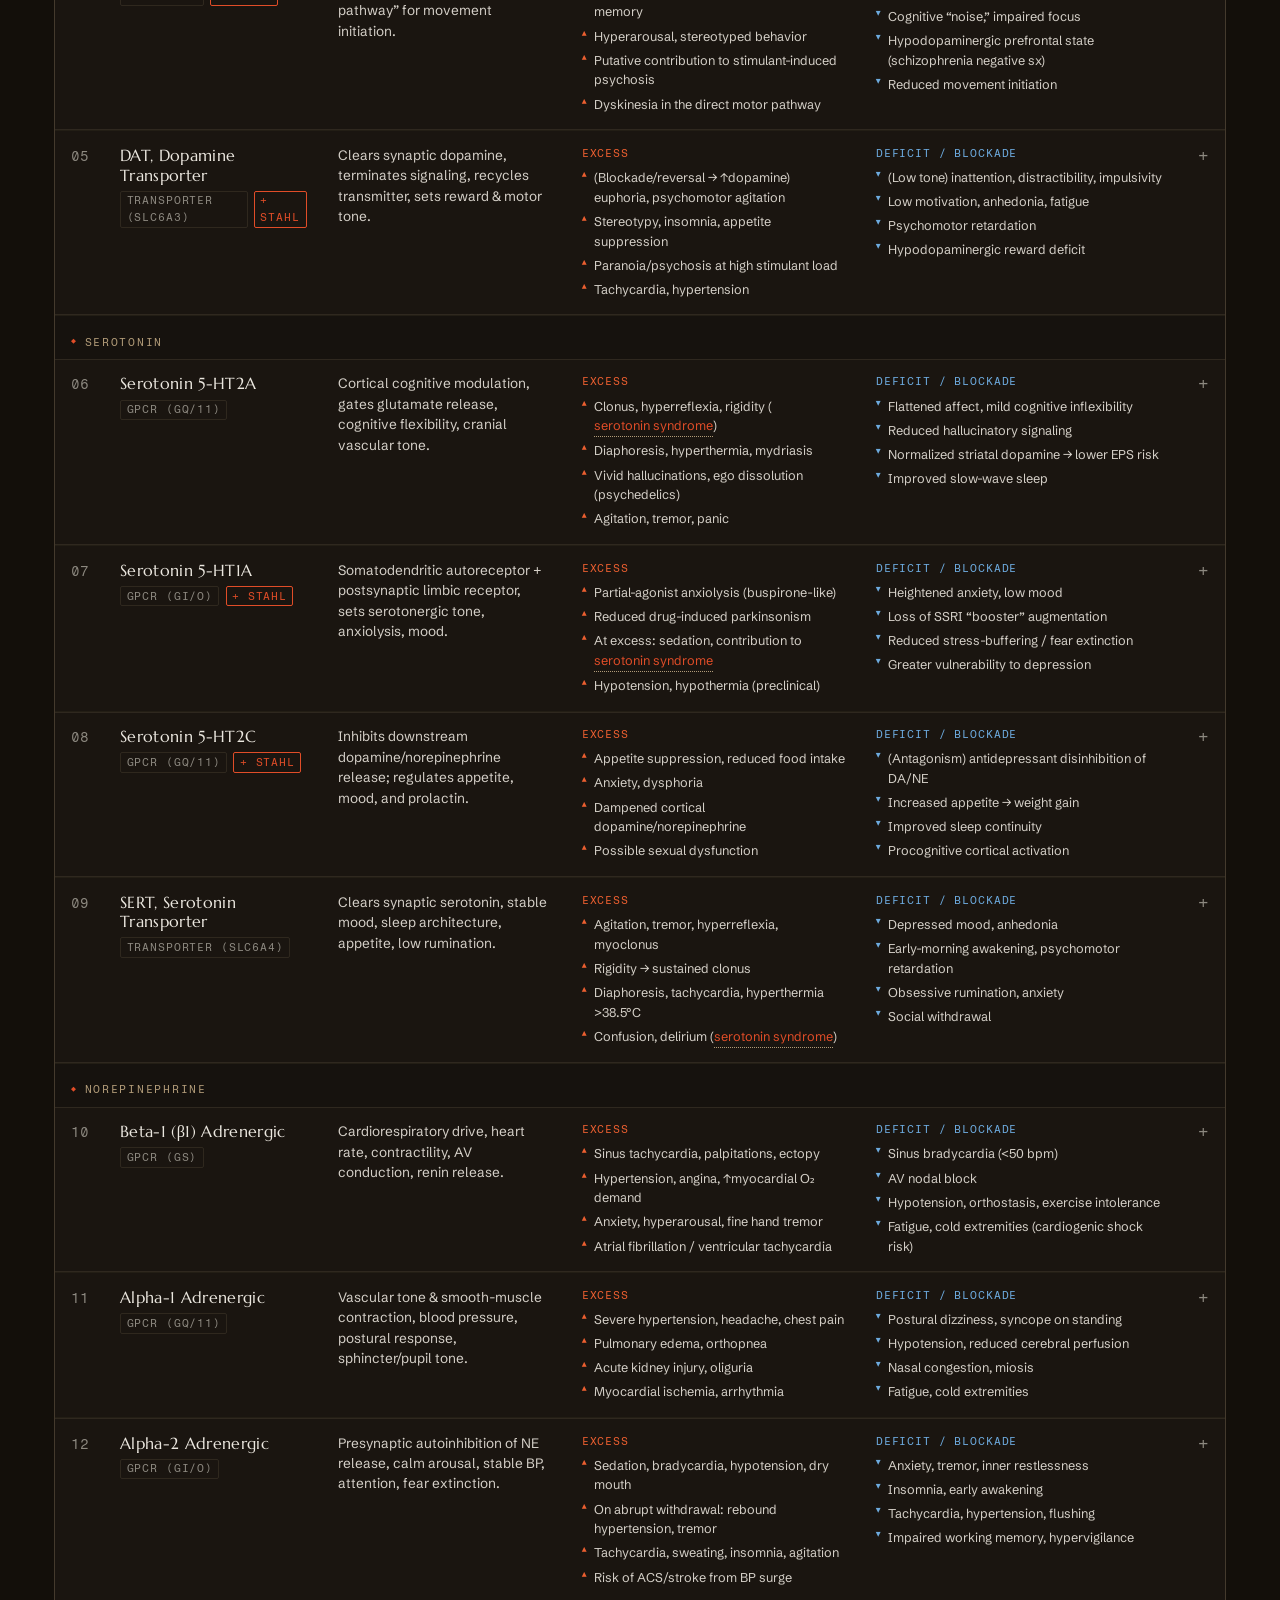
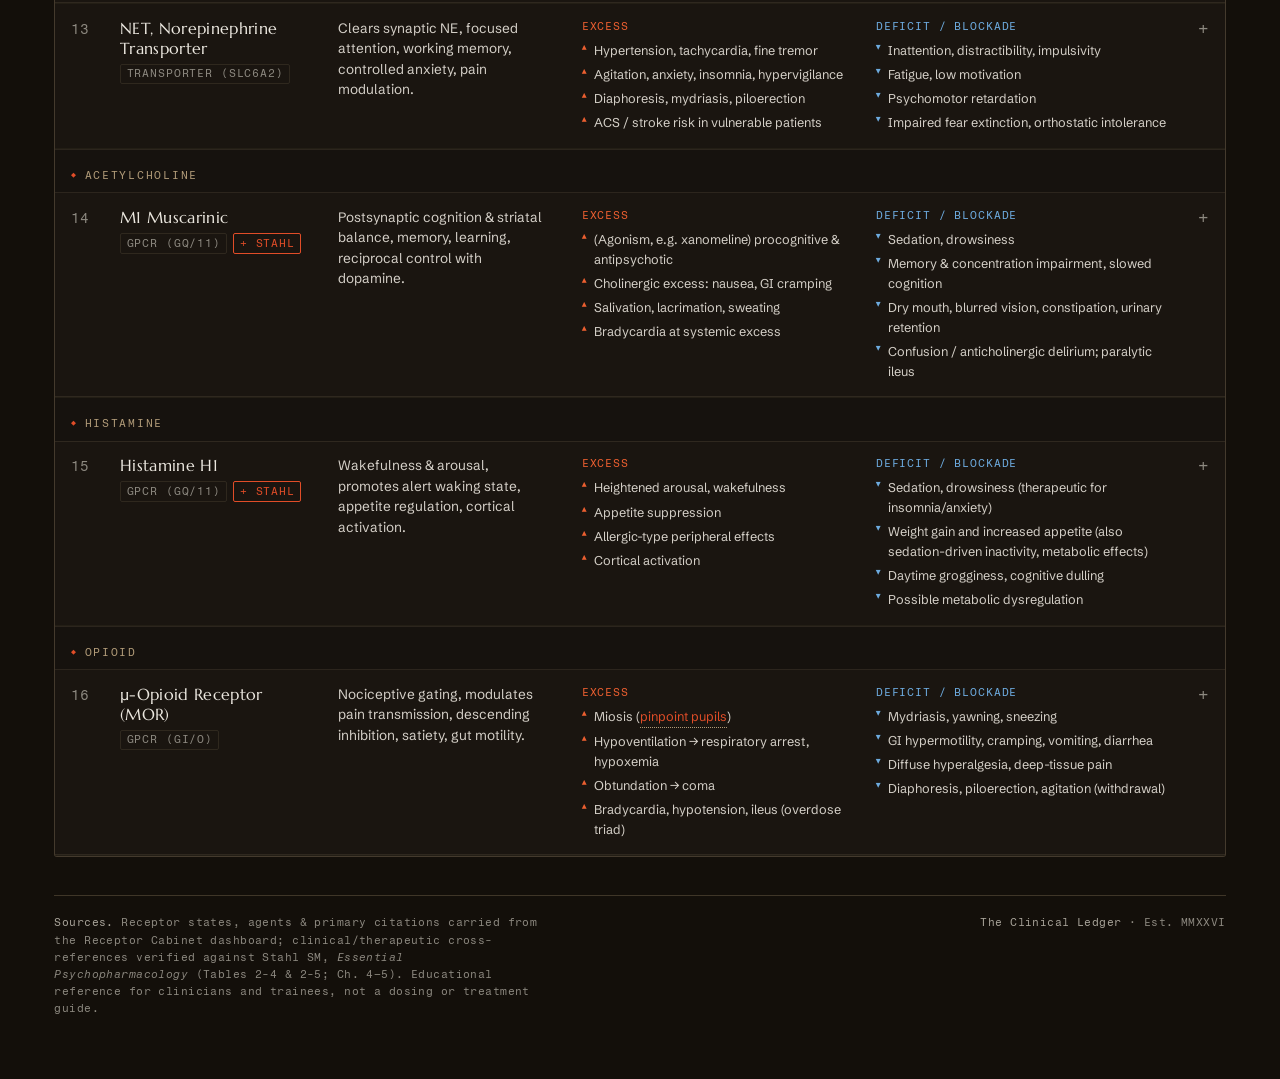
<file: neuroreceptor_clinical_table.html>
<!DOCTYPE html>
<html lang="en">
<head>
<script>
/* Published snapshot: read-only API served as bundled static JSON. */
(function () {
  var MAP = {
    '/api/atlas/cabinet': 'data/cabinet.json',
    '/api/atlas/cabinet/binding': 'data/cabinet-binding.json',
    '/api/atlas/ledger': 'data/ledger.json',
    '/api/atlas/ledger/clinical': 'data/ledger-clinical.json',
    '/api/atlas/archive/narrative': 'data/archive-narrative.json'
  };
  var real = window.fetch.bind(window);
  window.fetch = function (input, init) {
    var url = typeof input === 'string' ? input : (input && input.url);
    return real(MAP[url] || input, MAP[url] ? Object.assign({}, init, { cache: 'no-store' }) : init);
  };
})();
</script>

<meta charset="UTF-8">
<meta name="viewport" content="width=device-width, initial-scale=1.0">
<title>The Clinical Ledger · Neuroreceptor Activity & Presentation</title>
<link rel="preconnect" href="https://fonts.googleapis.com">
<link rel="preconnect" href="https://fonts.gstatic.com" crossorigin>
<link href="https://fonts.googleapis.com/css2?family=Marcellus&family=Schibsted+Grotesk:wght@400;500;700&family=Fragment+Mono&display=swap" rel="stylesheet">
<link rel="stylesheet" href="assets/tokens.css">
<link rel="stylesheet" href="assets/base.css">
<script src="assets/atlas.js"></script>
<style>
  :root {
    --row-stagger: 42ms;
  }

  * { margin: 0; padding: 0; box-sizing: border-box; }
  html { scroll-behavior: smooth; font-size: clamp(15px, 13px + 0.2vw, 18px); }
  body {
    background-color: var(--wall-atrium);
    color: var(--bone);
    font-family: var(--body);
    line-height: 1.6;
    overflow-x: hidden;
    -webkit-font-smoothing: antialiased;
  }
  ::selection { background: var(--vermilion); color: var(--wall-recess); }
  ::-webkit-scrollbar { width: 7px; height: 7px; }
  ::-webkit-scrollbar-track { background: transparent; }
  ::-webkit-scrollbar-thumb { background: var(--brass-faint); border-radius: 3px; }
  ::-webkit-scrollbar-thumb:hover { background: var(--brass); }
  :focus-visible { outline: 1px solid var(--brass); outline-offset: 3px; }
  .mono { font-family: var(--mono); text-transform: uppercase; }

  /* ============ masthead ============ */
  .masthead {
    position: sticky; top: 0; z-index: 40;
    background: var(--wall-recess);
    border-bottom: 1px solid var(--brass-line);
    animation: masthead-in 0.6s var(--ease) both;
  }
  @keyframes masthead-in { from { translate: 0 -100%; opacity: 0; } }
  .masthead-in {
    max-width: 112rem; margin-inline: auto;
    padding: 1.05rem clamp(1.2rem, 5vw, 3.5rem);
    display: flex; flex-wrap: wrap; align-items: center;
    justify-content: space-between; gap: 1.2rem;
  }
  .brand { display: flex; align-items: center; gap: var(--space-md); }
  .brand-mark {
    width: 44px; height: 44px; flex: none;
    border: 1px solid var(--brass-line); border-radius: 2px;
    display: grid; place-content: center; background: var(--wall-recess);
    transition: border-color 0.25s var(--ease);
  }
  .brand-mark:hover { border-color: var(--vermilion); }
  .brand-mark svg { width: 26px; height: 26px; overflow: visible; }
  .bm-path { stroke-dasharray: 1; stroke-dashoffset: 1; }
  .bm-outer { animation: bm-draw 0.9s var(--ease) 0.4s forwards; }
  .bm-cross { animation: bm-draw 0.75s var(--ease) 0.62s forwards; }
  .bm-inner { animation: bm-draw 0.65s var(--ease) 0.74s forwards; }
  @keyframes bm-draw { to { stroke-dashoffset: 0; } }
  .brand-est {
    font-family: var(--mono); font-size: 0.6875rem; letter-spacing: 0.15em;
    color: var(--bone-faint); text-transform: uppercase;
  }
  .brand h1 {
    font-family: var(--display); font-weight: 400;
    font-size: clamp(1.1rem, 2.4vw, 1.65rem); letter-spacing: 0.06em;
    text-transform: uppercase; line-height: 1.1; margin-top: 0.15rem;
  }
  .brand-cat {
    font-family: var(--mono); font-size: 0.6875rem; letter-spacing: 0.14em;
    color: var(--vermilion); text-transform: uppercase; margin-left: var(--space-xs);
    border: 1px solid var(--brass-line); padding: 0.15rem 0.45rem;
    border-radius: 2px; vertical-align: 0.18em; white-space: nowrap;
  }
  .search { position: relative; width: clamp(13rem, 24vw, 19rem); }
  .search svg {
    position: absolute; left: 0.85rem; top: 50%; translate: 0 -50%;
    width: 14px; height: 14px; color: var(--bone-faint); pointer-events: none;
  }
  .search input {
    width: 100%; background: var(--wall-recess);
    border: 1px solid var(--brass-line); border-radius: 2px;
    color: var(--bone); font-family: var(--body); font-size: 0.85rem;
    padding: 0.6rem 0.9rem 0.6rem 2.3rem;
    transition: border-color 0.4s var(--ease);
  }
  .search input::placeholder { color: var(--bone-faint); }
  .search input:focus { outline: none; border-color: var(--brass); }

  /* ============ layout ============ */
  main {
    max-width: 112rem; margin-inline: auto;
    padding: clamp(1.6rem, 4vw, 3rem) clamp(1.2rem, 5vw, 3.5rem) 4rem;
  }

  .intro { max-width: 64ch; margin-bottom: 2rem; }
  .intro .section-label {
    font-family: var(--mono); font-size: 0.6875rem; letter-spacing: 0.14em;
    text-transform: uppercase; color: var(--bone-faint);
    display: block; margin-bottom: 0.8rem;
  }
  .intro h2 {
    font-family: var(--display); font-weight: 400;
    font-size: clamp(1.6rem, 4vw, 2.6rem); letter-spacing: 0.03em;
    line-height: 1.1; margin-bottom: 0.9rem;
  }
  .intro p { color: var(--bone-dim); font-size: 0.95rem; }
  .intro .lede-accent { color: var(--bone); }

  /* control rail */
  .controls {
    display: flex; flex-wrap: wrap; align-items: center; gap: 0.9rem 1.4rem;
    padding: var(--space-md) 0; margin-bottom: 0.4rem;
    border-block: 1px solid var(--brass-line);
  }
  .ctrl-group { display: flex; flex-direction: column; gap: var(--space-xs); }
  .ctrl-label {
    font-family: var(--mono); font-size: 0.6875rem; letter-spacing: 0.14em;
    text-transform: uppercase; color: var(--bone-faint);
  }
  .segmented {
    display: inline-flex; border: 1px solid var(--brass-line);
    border-radius: 2px; overflow: hidden; background: var(--wall-recess);
    flex-wrap: wrap;
  }
  .segmented button {
    appearance: none; background: transparent; border: 0;
    border-left: 1px solid var(--brass-faint); cursor: pointer;
    color: var(--bone-faint); font-family: var(--mono); font-size: 0.6875rem;
    letter-spacing: 0.14em; text-transform: uppercase;
    padding: var(--space-xs) 0.85rem; display: inline-flex; align-items: center; gap: 0.4rem;
    transition: color 0.3s var(--ease), background-color 0.3s var(--ease);
  }
  .segmented button:first-child { border-left: 0; }
  .segmented button:hover { color: var(--bone); }
  .segmented button.is-active { color: var(--bone); background: oklch(93% 0.012 85 / 0.06); }
  .seg-dot { width: 6px; height: 6px; border-radius: 50%; background: currentColor; opacity: 0.55; }
  .segmented button.is-active .seg-dot { opacity: 1; }
  .seg-dot.over { background: var(--state-over); }
  .seg-dot.under { background: var(--state-under); }
  .seg-dot.both { background: var(--brass); }

  .spacer { flex: 1 1 auto; }
  .count-badge {
    font-family: var(--mono); font-size: 0.6875rem; font-variant-numeric: tabular-nums;
    letter-spacing: 0.12em; color: var(--bone-dim);
    border: 1px solid var(--brass-line); padding: 0.3rem 0.6rem; border-radius: 2px;
    align-self: flex-end;
  }
  .print-btn { display: inline-flex; align-items: center; gap: 0.45rem; align-self: flex-end;
    font-family: var(--mono); font-size: 0.6875rem; letter-spacing: 0.12em; text-transform: uppercase;
    color: var(--bone-dim); background: var(--wall-recess); border: 1px solid var(--brass-line);
    border-radius: 2px; padding: 0.4rem 0.7rem; cursor: pointer;
    transition: color 0.25s var(--ease), border-color 0.25s var(--ease); }
  .print-btn svg { width: 14px; height: 14px; flex: none; }
  .print-btn:hover { color: var(--vermilion); border-color: var(--vermilion); }

  /* ============ the ledger table ============ */
  .ledger-wrap {
    margin-top: 1.4rem; border: 1px solid var(--brass-line); border-radius: 3px;
    background: var(--wall-panel); overflow: hidden;
  }
  .ledger-scroll { overflow-x: auto; }
  table.ledger { width: 100%; border-collapse: collapse; min-width: 940px; }
  .ledger thead th {
    position: sticky; top: var(--mast-h, 4.6rem); z-index: 5;
    background: var(--wall-recess);
    font-family: var(--mono); font-size: 0.6875rem; letter-spacing: 0.1em;
    text-transform: uppercase; color: var(--bone-dim);
    text-align: left; font-weight: 400; padding: 0.85rem var(--space-md);
    border-bottom: 1px solid var(--brass-line); white-space: nowrap;
  }
  .ledger thead th .th-sub { display: block; color: var(--bone-faint); font-size: var(--lbl); margin-top: 0.2rem; }
  .th-over { color: var(--state-over) !important; }
  .th-under { color: var(--state-under) !important; }
  .col-no { width: 2.6rem; }
  .col-recep { width: 14rem; }

  .grp-row td {
    font-family: var(--mono); font-size: 0.7rem; letter-spacing: 0.16em;
    text-transform: uppercase; color: var(--brass);
    padding: 1.1rem var(--space-md) var(--space-xs); background: oklch(0% 0 0 / 0.14);
    border-bottom: 1px solid var(--brass-faint);
  }
  .grp-row td::before { content: "◆ "; color: var(--vermilion); font-size: 0.7em; vertical-align: 0.15em; }

  tbody tr.rec-row {
    border-bottom: 1px solid var(--brass-faint);
    cursor: pointer;
    opacity: 0; translate: 0 10px;
    animation: row-in 0.55s var(--ease) forwards;
    animation-delay: calc(var(--i, 0) * var(--row-stagger));
    transition: background-color 0.4s var(--ease);
  }
  @keyframes row-in { to { opacity: 1; translate: 0 0; } }
  tbody tr.rec-row:hover { background: oklch(93% 0.012 85 / 0.035); }
  tbody tr.rec-row.is-open { background: oklch(62% 0.19 35 / 0.07); }
  tbody tr.rec-row td { padding: 0.95rem var(--space-md); vertical-align: top; font-size: 0.875rem; }

  .cell-no { font-family: var(--mono); font-size: 0.72rem; color: var(--bone-faint); font-variant-numeric: tabular-nums; }
  tr.rec-row:hover .cell-no, tr.rec-row.is-open .cell-no { color: var(--vermilion); }
  .rec-name { font-family: var(--display); font-size: 1.05rem; letter-spacing: 0.02em; color: var(--bone); line-height: 1.2; }
  .rec-class { font-family: var(--mono); font-size: var(--lbl); letter-spacing: 0.08em; text-transform: uppercase; color: var(--bone-faint); margin-top: 0.35rem; display: flex; align-items: center; gap: 0.4rem; }
  .rec-class .chip { border: 1px solid var(--brass-faint); border-radius: 2px; padding: 0.05rem 0.35rem; }
  .rec-baseline { color: var(--bone-read); font-size: 0.82rem; line-height: 1.5; }

  .sx-cell { color: var(--bone-read); line-height: 1.55; }
  .sx-cell .sx-lead { display: block; font-family: var(--mono); font-size: var(--lbl); letter-spacing: 0.08em; text-transform: uppercase; margin-bottom: 0.35rem; }
  .sx-over .sx-lead { color: var(--state-over); }
  .sx-under .sx-lead { color: var(--state-under); }
  .sx-cell ul { list-style: none; display: flex; flex-direction: column; gap: 0.28rem; }
  .sx-cell li { display: grid; grid-template-columns: auto 1fr; gap: 0.45rem; font-size: 0.82rem; }
  .sx-over li::before { content: "▲"; color: var(--state-over); font-size: 0.5em; line-height: 2.1; }
  .sx-under li::before { content: "▼"; color: var(--state-under); font-size: 0.5em; line-height: 2.1; }

  .expander { color: var(--bone-faint); font-family: var(--mono); font-size: 1.1rem; line-height: 1; transition: transform 0.4s var(--ease), color 0.3s; display: inline-block; }
  tr.rec-row.is-open .expander { transform: rotate(45deg); color: var(--vermilion); }

  /* state focus dimming */
  table.ledger[data-focus="over"] .sx-under,
  table.ledger[data-focus="under"] .sx-over { opacity: 0.26; transition: opacity 0.4s var(--ease); }

  /* detail drawer */
  tr.detail-row > td { padding: 0 !important; border-bottom: 1px solid var(--brass-faint); background: var(--wall-recess); }
  .detail-inner {
    display: grid; grid-template-rows: 0fr;
    transition: grid-template-rows 0.5s var(--ease);
  }
  tr.detail-row.open .detail-inner { grid-template-rows: 1fr; }
  .detail-clip { overflow: hidden; }
  .detail-pad {
    padding: 1.4rem clamp(1rem, 3vw, 2rem) 1.8rem 3.6rem;
    display: grid; grid-template-columns: repeat(auto-fit, minmax(15rem, 1fr)); gap: 1.6rem 2.4rem;
    border-top: 2px solid var(--st-accent, var(--brass));
  }
  .det-block h4 {
    font-family: var(--mono); font-size: var(--lbl); letter-spacing: 0.14em;
    text-transform: uppercase; color: var(--bone-faint); margin-bottom: 0.6rem;
    display: flex; align-items: center; gap: 0.4rem;
  }
  .det-block h4::before { content: "◆"; color: var(--brass); font-size: 0.55em; }
  .det-block p { color: var(--bone-read); font-size: 0.85rem; line-height: 1.6; }
  .mech-text { font-family: var(--mono); font-size: 0.78rem; line-height: 1.7; color: var(--bone-read); }
  /* No side-stripe: DESIGN.md bans colored border-left/right above 1px. The vermilion
     was marking this as a Stahl locus, but the .ref line inside is already vermilion
     and says so in words, so the stripe was repeating a signal that already landed. */
  .stahl-note {
    border: 1px solid var(--brass-faint);
    border-radius: 2px; padding: 0.8rem var(--space-md); background: oklch(0% 0 0 / 0.18);
  }
  .stahl-note .ref { font-family: var(--mono); font-size: var(--lbl); letter-spacing: 0.1em; text-transform: uppercase; color: var(--vermilion); display: block; margin-bottom: 0.45rem; }
  .stahl-note p { font-size: 0.82rem; color: var(--bone-read); }
  .ledger-pointer { font-family: var(--mono); font-size: 0.72rem; letter-spacing: 0.03em; line-height: 1.6; color: var(--bone-faint); margin: 0; }
  .ptr-link { font: inherit; color: var(--vermilion); background: none; border: 0; padding: 0; cursor: pointer; text-decoration: underline; text-underline-offset: 2px; }
  .ptr-link:hover { color: var(--bone-read); }
  .tag-wrap { display: flex; flex-wrap: wrap; gap: 0.4rem; }
  .tag { font-family: var(--mono); font-size: var(--lbl); letter-spacing: 0.03em; padding: 0.28rem var(--space-xs); border-radius: 2px; border: 1px solid var(--brass-faint); color: var(--bone-dim); background: oklch(0% 0 0 / 0.12); }
  .tag.ag { border-color: color-mix(in oklch, var(--action-agonist) 45%, transparent); color: var(--state-normal); }
  .tag.an { border-color: color-mix(in oklch, var(--action-antagonist) 45%, transparent); color: var(--state-over); }
  .cite { font-family: var(--mono); font-size: var(--lbl); color: var(--bone-faint); line-height: 1.5; }
  .cite a { color: var(--bone-dim); text-decoration: none; border-bottom: 1px solid var(--brass-faint); }
  .cite a:hover { color: var(--vermilion); border-color: var(--vermilion); }

  /* ── facet rail: one receptor, three volumes (shared verbatim across all volumes) ── */
  .facet-rail { margin-top: 2.2rem; padding-top: 1.4rem; border-top: 1px solid var(--brass-line); }
  .facet-rail-lead { display:block; font-family: var(--mono); font-size: var(--lbl-sm); letter-spacing: 0.16em; text-transform: uppercase; color: var(--bone-faint); margin-bottom: 0.9rem; }
  .facet-rail-name { color: var(--bone); }
  .facet-faces { list-style:none; display:grid; grid-template-columns: repeat(3, 1fr); gap: 0.6rem; padding: 0; margin: 0; }
  @media (max-width: 620px){ .facet-faces { grid-template-columns: 1fr; } }
  .facet-face { display:block; }
  .facet-face-here, .facet-face-off, .facet-face-go { width:100%; text-align:left; display:flex; flex-direction:column; gap: 0.4rem; border:1px solid var(--brass-line); border-radius:3px; padding: 0.75rem 0.9rem; background: transparent; }
  .facet-face-here { border-color: var(--vermilion); background: oklch(62% 0.19 35 / 0.06); }
  .facet-face-go { cursor:pointer; font: inherit; transition: border-color .22s var(--ease), background-color .22s var(--ease); }
  .facet-face-go:hover { border-color: var(--brass); background: oklch(93% 0.012 85 / 0.04); }
  .facet-face.is-next .facet-face-go { border-color: var(--brass); }
  .facet-face-off { opacity:0.42; }
  .ff-q { font-family: var(--display); font-size: 1.05rem; letter-spacing:0.02em; color: var(--bone); text-transform: none; line-height:1.15; }
  .facet-face-off .ff-q { color: var(--bone-dim); }
  .ff-tag { font-family: var(--mono); font-size: var(--lbl-sm); letter-spacing:0.14em; text-transform: uppercase; color: var(--bone-faint); }
  .facet-face-here .ff-tag { color: var(--vermilion); }
  .facet-face.is-next .ff-tag { color: var(--vermilion); }

  .empty { padding: 3rem var(--space-md); text-align: center; color: var(--bone-faint); font-family: var(--mono); font-size: 0.75rem; letter-spacing: 0.14em; text-transform: uppercase; }

  /* footer */
  .colophon {
    margin-top: 2.4rem; padding-top: 1.2rem; border-top: 1px solid var(--brass-line);
    display: flex; flex-wrap: wrap; gap: 0.6rem 2rem; justify-content: space-between;
    font-family: var(--mono); font-size: var(--lbl); color: var(--bone-faint); letter-spacing: 0.04em;
  }
  .colophon b { color: var(--bone-dim); font-weight: 400; }
  .disclaimer { max-width: 70ch; line-height: 1.6; }

  @media (max-width: 760px) {
    .ledger thead th { top: 0; }
    .detail-pad { padding-left: 1.4rem; }
  }
  @media (prefers-reduced-motion: reduce) {
    *, *::before, *::after { animation-duration: 0.001s !important; animation-delay: 0s !important; transition-duration: 0.001s !important; }
    tr.rec-row { opacity: 1; translate: 0 0; }
    .bm-path { stroke-dashoffset: 0 !important; }
  }
  /* inside the Atlas the shell lintel already carries identity, so the
     volume's own masthead is dropped; its filter-search lives in the controls.
     With the masthead gone, --mast-h resolves to 0 and the table header sticks
     directly under the lintel (no empty second bar, no offset clipping rows). */
  html.embedded .masthead { display: none; }
  /* inside the Atlas, the rotunda and breadcrumb already orient the reader,
     so the ledger opens on its controls and table, not a full intro block */
  html.embedded .intro { display: none; }
  html.embedded main > .controls { padding-top: clamp(1rem, 3vh, 1.6rem); }

  /* on a phone the drawer caps its height and scrolls internally, keeping the row in view */
  @media (max-width: 760px) { .detail-pad { max-height: 62vh; overflow-y: auto; } }

  /* one-page printable cheat sheet: ink-economical light theme, chrome stripped.
     Paper is its own medium, so the screen palette does not apply: the wall tones
     mean nothing on white and the tinted neutrals cost toner for no gain. What it
     does inherit is the discipline. Four near-blacks and three grays were doing
     three jobs between them, which is the same drift as three spellings of one
     spacing step, so the roles are named here and used exactly. */
  @media print {
    :root {
      --p-ink: #1a1a1a;        /* every piece of primary text */
      --p-ink-soft: #444;      /* secondary text: chips, annotations */
      --p-rule: #bbb;          /* every hairline */
      --p-fill: #eee;          /* every filled band: table head, group rows */
      --p-paper: #fff;
    }
    .masthead, .controls, .intro, .colophon, .print-btn, .expander, .seg-dot, .detail-row { display: none !important; }
    body { background: var(--p-paper) !important; color: var(--p-ink) !important; }
    main { padding: 0 !important; max-width: none !important; }
    .ledger-wrap { border: 0 !important; background: var(--p-paper) !important; }
    table.ledger { min-width: 0 !important; width: 100% !important; font-size: 8.5pt; }
    table.ledger .sx-cell { opacity: 1 !important; }
    thead th { color: var(--p-ink) !important; background: var(--p-fill) !important; border-bottom: 1px solid var(--p-rule) !important; position: static !important; }
    tbody tr.rec-row td { color: var(--p-ink) !important; padding: 4pt 6pt !important; border-bottom: 1px solid var(--p-rule) !important; vertical-align: top; }
    .rec-name { color: var(--p-ink) !important; font-weight: 600; }
    .rec-class, .rec-baseline, .sx-cell, .sx-cell li { color: var(--p-ink) !important; }
    .chip { border-color: var(--p-rule) !important; color: var(--p-ink-soft) !important; }
    .sx-over li::before { content: "▲ "; color: var(--p-ink) !important; }
    .sx-under li::before { content: "▼ "; color: var(--p-ink) !important; }
    .grp-row td { background: var(--p-fill) !important; color: var(--p-ink) !important; border: 0 !important; }
    tr, td, th { break-inside: avoid; }
    a { color: var(--p-ink) !important; text-decoration: none; }
  }

  /* ── toxidrome drawer ──────────────────────────────────────────────────
     Carried over from the Cabinet, whose plate no longer holds clinical
     presentation. These five are the syndromes a reader of the Excess and
     Deficit columns needs spelled out, so they belong to this volume. */
  .term-link {
    appearance: none; background: none; padding: 0; border: 0;
    font: inherit;
    color: var(--vermilion);
    border-bottom: 1px dotted var(--brass);
    cursor: pointer;
    transition: border-color 0.3s var(--ease);
  }
  .term-link:hover { border-color: var(--vermilion); }
  .dialog-veil {
    position: fixed; inset: 0; z-index: 60;
    background: oklch(10% 0.008 75 / 0.84);
    display: grid; place-content: center;
    padding: var(--space-lg);
  }
  .dialog-veil.hidden { display: none; }
  .dialog {
    width: min(34rem, 92vw);
    background: var(--wall-panel);
    border: 1px solid var(--brass-line);
    border-radius: 3px;
    overflow: hidden;
    box-shadow: 0 24px 60px oklch(0% 0 0 / 0.5);
    animation: dialog-in 0.5s var(--ease);
  }
  @keyframes dialog-in { from { opacity: 0; translate: 0 14px; } to { opacity: 1; translate: 0 0; } }
  .dialog-head {
    padding: 1.3rem var(--space-lg);
    border-bottom: 1px solid var(--brass-line);
    background: oklch(0% 0 0 / 0.16);
    display: flex; align-items: center; justify-content: space-between; gap: var(--space-md);
  }
  .dialog-head .dno { font-family: var(--mono); font-size: var(--lbl); letter-spacing: 0.16em; color: var(--vermilion); text-transform: uppercase; display: block; margin-bottom: 0.4rem; }
  .dialog-head h4 { font-family: var(--display); font-weight: 400; font-size: 1.25rem; letter-spacing: 0.03em; text-transform: uppercase; line-height: 1.15; }
  .dialog-close {
    appearance: none; flex: none;
    width: 30px; height: 30px;
    border: 1px solid var(--brass-line); border-radius: 2px;
    background: transparent; color: var(--bone-dim);
    cursor: pointer; font-family: var(--mono);
    transition: color 0.3s var(--ease), border-color 0.3s var(--ease);
  }
  .dialog-close:hover { color: var(--vermilion); border-color: var(--vermilion); }
  .dialog-body { padding: var(--space-lg); }
  .dialog-body > p { font-size: 0.9375rem; color: var(--bone-dim); line-height: 1.65; }
  .dialog-ledger {
    margin-top: 1.3rem;
    border: 1px solid var(--brass-faint);
    border-radius: 2px;
    padding: 1.1rem 1.3rem;
    background: oklch(0% 0 0 / 0.16);
  }
  .dialog-ledger h5 { font-family: var(--mono); font-size: 0.6875rem; letter-spacing: 0.14em; text-transform: uppercase; color: var(--bone-faint); margin-bottom: 0.7rem; }
  .dialog-ledger ul { list-style: none; display: flex; flex-direction: column; gap: 0.6rem; }
  .dialog-ledger li { display: grid; grid-template-columns: auto 1fr; gap: 0.7rem; font-size: 0.875rem; color: var(--bone-dim); line-height: 1.5; }
  .dialog-ledger li::before { content: "◆"; color: var(--vermilion); font-size: 0.5em; line-height: 2; }
  .dialog-foot { padding: 1.1rem var(--space-lg); border-top: 1px solid var(--brass-line); display: flex; justify-content: flex-end; background: oklch(0% 0 0 / 0.12); }
  .btn-ack {
    appearance: none; cursor: pointer;
    background: transparent;
    border: 1px solid var(--brass-line); border-radius: 2px;
    color: var(--bone);
    font-family: var(--mono); font-size: 0.6875rem; letter-spacing: 0.14em; text-transform: uppercase;
    padding: 0.6rem 1.1rem;
    transition: color 0.3s var(--ease), border-color 0.3s var(--ease);
  }
  .btn-ack:hover { color: var(--vermilion); border-color: var(--vermilion); }

  @media print {
    .dialog-veil { display: none !important; }
    .term-link { border-bottom: 0; color: inherit !important; }
  }
</style>
<script>
  (function () {
    try { var framed = false; try { framed = window.self !== window.top; } catch (e2) { framed = true; } if (framed || new URLSearchParams(location.search).has('embed')) document.documentElement.classList.add('embedded'); } catch (e) {}
    function applyHash() {
      var h = (location.hash || '').replace('#', '').toLowerCase();
      if (typeof setFocus === 'function' && (h === 'over' || h === 'under' || h === 'both')) setFocus(h);
    }
    window.addEventListener('load', applyHash);
    window.addEventListener('hashchange', applyHash);
  })();
</script>
</head>
<body>
  <header class="masthead">
    <div class="masthead-in">
      <div class="brand">
        <a class="brand-mark" href="the-receptor-atlas.html" title="Return to the Atlas" aria-label="Return to the Atlas">
          <svg aria-hidden="true" viewBox="0 0 26 26" fill="none">
            <circle class="bm-path bm-outer" pathLength="1" cx="13" cy="13" r="9" stroke="var(--brass)" stroke-width="1"/>
            <circle class="bm-path bm-inner" pathLength="1" cx="13" cy="13" r="3.2" stroke="var(--vermilion)" stroke-width="1"/>
            <path class="bm-path bm-cross" pathLength="1" d="M13 1.5v6M13 18.5v6M1.5 13h6M18.5 13h6" stroke="var(--brass)" stroke-width="1"/>
          </svg>
        </a>
        <div>
          <div class="brand-est">The Clinical Ledger · Companion to the Receptor Cabinet</div>
          <h1>Neuroreceptor Activity &amp; Presentation <span class="brand-cat">Ref · III</span></h1>
        </div>
      </div>
    </div>
  </header>

  <main>
    <div class="intro">
      <span class="section-label">Symptom &amp; Clinical Presentation Matrix</span>
      <h2>What each receptor does, and what its loss or excess looks like at the bedside.</h2>
      <p><span class="lede-accent">Sixteen receptors and transporters, organized by neurotransmitter system.</span> Each row reads left to right from baseline physiology into the two failure modes: <span style="color:var(--state-over)">excess</span> and <span style="color:var(--state-under)">deficit / blockade</span>. Open any row for mechanism, the matched cross-reference from Stahl's <i>Essential Psychopharmacology</i>, and the drugs that move it.</p>
    </div>

    <div class="controls">
      <div class="ctrl-group">
        <span class="ctrl-label">System</span>
        <div class="segmented" id="system-filter" role="group" aria-label="Filter by neurotransmitter system"></div>
      </div>
      <div class="ctrl-group">
        <span class="ctrl-label">State Focus</span>
        <div class="segmented" role="group" aria-label="Emphasize a receptor state">
          <button type="button" class="is-active" data-focus="both" onclick="setFocus('both')"><span class="seg-dot both"></span>Both</button>
          <button type="button" data-focus="over" onclick="setFocus('over')"><span class="seg-dot over"></span>Excess</button>
          <button type="button" data-focus="under" onclick="setFocus('under')"><span class="seg-dot under"></span>Deficit</button>
        </div>
      </div>
      <div class="ctrl-group">
        <span class="ctrl-label">Filter</span>
        <label class="search">
          <svg viewBox="0 0 16 16" fill="none" aria-hidden="true">
            <circle cx="7" cy="7" r="5" stroke="currentColor" stroke-width="1.2"/>
            <path d="M11 11l3.5 3.5" stroke="currentColor" stroke-width="1.2" stroke-linecap="round"/>
          </svg>
          <input type="text" id="search" oninput="applyFilters()" placeholder="Receptor, symptom, drug…" aria-label="Filter the ledger">
        </label>
      </div>
      <div class="spacer"></div>
      <button type="button" class="print-btn" id="printBtn" aria-label="Print or save a one-page cheat sheet of all receptors">
        <svg viewBox="0 0 16 16" fill="none" aria-hidden="true"><path d="M4.5 6V2.5h7V6M4.5 11.5H3V6.6a1 1 0 0 1 1-1h8a1 1 0 0 1 1 1v4.9h-1.5M4.5 9.5h7V14h-7z" stroke="currentColor" stroke-width="1.2" stroke-linejoin="round"/></svg>
        Cheat sheet
      </button>
      <span class="count-badge" id="count">16 Specimens</span>
    </div>

    <div class="ledger-wrap">
      <div class="ledger-scroll">
        <table class="ledger" id="ledger" data-focus="both">
          <caption class="sr-only">Receptors by system, with the clinical effect of over- and under-activity.</caption>
          <thead>
            <tr>
              <th class="col-no" scope="col">№</th>
              <th class="col-recep" scope="col">Receptor / Transporter</th>
              <th scope="col">Baseline Role</th>
              <th class="th-over" scope="col">Excess ▲<span class="th-sub">excess agonism · presentation</span></th>
              <th class="th-under" scope="col">Deficit ▼<span class="th-sub">blockade / deficit · presentation</span></th>
              <th style="width:1.6rem" scope="col"></th>
            </tr>
          </thead>
          <tbody id="ledger-body"></tbody>
        </table>
      </div>
    </div>

    <div class="colophon">
      <span class="disclaimer"><b>Sources.</b> Receptor states, agents &amp; primary citations carried from the Receptor Cabinet dashboard; clinical/therapeutic cross-references verified against Stahl SM, <i>Essential Psychopharmacology</i> (Tables 2-4 &amp; 2-5; Ch. 4–5). Educational reference for clinicians and trainees, not a dosing or treatment guide.</span>
      <span><b>The Clinical Ledger</b> · Est. MMXXVI</span>
    </div>
  </main>

<script>
  // ============================================================
  //  THE LEDGER DATASET
  //  States & agents carried from the Receptor Cabinet dashboard;
  //  Stahl cross-references verified against Essential Psychopharmacology.
  // ============================================================
  const SYSTEMS = [
    { id: 'gaba',   label: 'GABA / Inhibitory' },
    { id: 'glu',    label: 'Glutamate / Excitatory' },
    { id: 'da',     label: 'Dopamine' },
    { id: '5ht',    label: 'Serotonin' },
    { id: 'ne',     label: 'Norepinephrine' },
    { id: 'ach',    label: 'Acetylcholine' },
    { id: 'ha',     label: 'Histamine' },
    { id: 'opioid', label: 'Opioid' }
  ];

  const DATA = [
    // ---------------- GABA ----------------
    {
      sys: 'gaba', no: 1, name: 'GABA-A Receptor', cls: 'Ionotropic Cl⁻ channel',
      baseline: 'Tonic inhibitory tone, gates CNS firing, anxiolysis, muscle relaxation, slow-wave sleep.',
      mech: 'Ligand binding opens a pentameric Cl⁻ channel; anion influx hyperpolarizes the membrane and raises the action-potential threshold, damping excitation.',
      over: ['Slurred dysarthric speech, psychomotor slowing', 'Cerebellar ataxia, loss of coordination', 'Hypoventilation, suppressed airway reflexes → coma', 'Profound CNS depression (benzo/barbiturate + alcohol)'],
      under: ['Tremor, fasciculations, hyperreflexia', 'Delirium, autonomic hyperarousal, tachycardia', 'Rebound insomnia, hyperthermia (delirium tremens)', 'Tonic-clonic status epilepticus'],
      stahl: 'Stahl frames GABA-A positive allosteric modulation (benzodiazepines, “Z-drugs,” barbiturates) as the core of anxiolytic/hypnotic therapy; abrupt withdrawal removes tonic inhibition and precipitates seizures.',
      agonists: ['Diazepam (PAM)', 'Alprazolam (PAM)', 'Zolpidem (PAM)', 'Phenobarbital (barbiturate-site PAM)'],
      antagonists: ['Flumazenil', 'Bicuculline', 'Picrotoxin'],
      cite: { t: 'Ghit et al. (2021). GABA-A receptors: structure, function, pharmacology.', j: 'J Genet Eng Biotechnol', p: 'PMID 34417930', u: 'https://pubmed.ncbi.nlm.nih.gov/34417930/' }
    },
    // ---------------- GLUTAMATE ----------------
    {
      sys: 'glu', no: 2, name: 'NMDA Glutamate Receptor', cls: 'Ligand + voltage-gated channel',
      baseline: 'Excitatory plasticity, long-term potentiation, learning, memory consolidation.',
      mech: 'Needs glutamate + glycine co-binding and depolarization to expel the Mg²⁺ pore block, then admits Ca²⁺ and Na⁺ to drive synaptic strengthening.',
      over: ['Intracellular Ca²⁺ overload, enzymatic autodigestion', 'Mitochondrial collapse, oxidative stress', 'Excitotoxic neuronal death (stroke, TBI, status epilepticus)', 'Acute cerebral swelling'],
      under: ['Dissociation: depersonalization, derealization', 'Analgesia, catatonia-like states', 'Psychotomimetic: paranoia, confusion (schizophrenia model)', 'Amnesia, blocked memory consolidation'],
      stahl: 'Stahl describes NMDA hypofunction as a leading model of schizophrenia’s negative/cognitive symptoms; therapeutic blockade is harnessed by ketamine/esketamine (rapid antidepressant) and memantine (neuroprotection).',
      agonists: ['Glycine', 'D-Serine', 'NMDA'],
      antagonists: ['Ketamine', 'Esketamine', 'Memantine', 'Amantadine'],
      cite: { t: 'Hansen KB et al. (2018). Structure, function, allosteric modulation of NMDA receptors.', j: 'J Gen Physiol', p: 'PMID 30037851', u: 'https://pubmed.ncbi.nlm.nih.gov/30037851/' }
    },
    // ---------------- DOPAMINE ----------------
    {
      sys: 'da', no: 3, name: 'Dopamine D2 Receptor', cls: 'GPCR (Gi/o)',
      baseline: 'Motor & reward equilibrium, striatal gating, mesolimbic salience, prolactin suppression.',
      mech: 'Gi/o inhibits adenylyl cyclase (↓cAMP) and opens GIRK K⁺ channels, damping postsynaptic excitability across striatal and limbic circuits.',
      over: ['Paranoid delusions, auditory hallucinations', 'Disorganized speech, mania', 'Compulsive reward-seeking (gambling)', 'Choreiform movements, facial tics'],
      under: ['Extrapyramidal symptoms: parkinsonism, bradykinesia', 'Akathisia (inner restlessness)', 'Hyperprolactinemia → galactorrhea, gynecomastia', 'Lead-pipe rigidity, hyperthermia (NMS)'],
      stahl: 'Stahl: mesolimbic D2 hyperactivity drives positive psychotic symptoms; D2 antagonism/partial agonism is the shared antipsychotic & antimanic mechanism, with nigrostriatal blockade producing EPS and tardive dyskinesia.',
      agonists: ['Pramipexole', 'Ropinirole', 'Bromocriptine', 'Aripiprazole (partial)'],
      antagonists: ['Haloperidol', 'Chlorpromazine', 'Risperidone', 'Olanzapine'],
      cite: { t: 'Ford CP (2014). Role of D2-autoreceptors in regulating dopamine neuron activity.', j: 'Neuroscience', p: 'PMID 24463000', u: 'https://pubmed.ncbi.nlm.nih.gov/24463000/' }
    },
    {
      sys: 'da', no: 4, name: 'Dopamine D1 Receptor', cls: 'GPCR (Gs)', added: true,
      baseline: 'Prefrontal cognition & working memory; excitatory “direct pathway” for movement initiation.',
      mech: 'Gs activates adenylyl cyclase (↑cAMP → PKA). Stahl notes D1 is the dominant cortical dopamine receptor, tuning the signal-to-noise of prefrontal pyramidal networks.',
      over: ['Inverted-U overload: degraded working memory', 'Hyperarousal, stereotyped behavior', 'Putative contribution to stimulant-induced psychosis', 'Dyskinesia in the direct motor pathway'],
      under: ['Poor working memory, executive dysfunction', 'Cognitive “noise,” impaired focus', 'Hypodopaminergic prefrontal state (schizophrenia negative sx)', 'Reduced movement initiation'],
      stahl: 'Stahl emphasizes the prefrontal D1 “inverted-U”: too little OR too much D1 tone degrades cognition. Optimizing D1 signaling underlies the pro-cognitive aim of stimulant and noradrenergic ADHD therapy.',
      agonists: ['Dopamine', 'Fenoldopam', '(experimental D1 agonists)'],
      antagonists: ['SCH-23390 (research)', 'Some antipsychotics (mixed)'],
      cite: { t: 'Stahl SM. Essential Psychopharmacology, prefrontal D1 signaling.', j: 'Stahl, Ch. 4', p: 'Cambridge Univ. Press', u: '' }
    },
    {
      sys: 'da', no: 5, name: 'DAT, Dopamine Transporter', cls: 'Transporter (SLC6A3)', added: true,
      baseline: 'Clears synaptic dopamine, terminates signaling, recycles transmitter, sets reward & motor tone.',
      mech: 'Na⁺/Cl⁻-dependent presynaptic reuptake. A transporter, not a receptor: blockade raises synaptic dopamine; “overstimulated/understimulated” denotes synaptic dopamine excess vs. deficit.',
      over: ['(Blockade/reversal → ↑dopamine) euphoria, psychomotor agitation', 'Stereotypy, insomnia, appetite suppression', 'Paranoia/psychosis at high stimulant load', 'Tachycardia, hypertension'],
      under: ['(Low tone) inattention, distractibility, impulsivity', 'Low motivation, anhedonia, fatigue', 'Psychomotor retardation', 'Hypodopaminergic reward deficit'],
      stahl: 'Stahl (Table 2-5): methylphenidate and amphetamine act indirectly by inhibiting/reversing DAT, raising dopamine to improve ADHD, depression, and wakefulness, the therapeutic mirror of cocaine’s abuse liability.',
      agonists: ['Methylphenidate', 'Modafinil', 'Bupropion', 'Cocaine (reuptake blocker)'],
      antagonists: ['Amphetamine (releaser / reverse transport)'],
      cite: { t: 'Stahl SM. Essential Psychopharmacology, DAT & stimulant action.', j: 'Stahl, Table 2-5', p: 'Cambridge Univ. Press', u: '' }
    },
    // ---------------- SEROTONIN ----------------
    {
      sys: '5ht', no: 6, name: 'Serotonin 5-HT2A', cls: 'GPCR (Gq/11)',
      baseline: 'Cortical cognitive modulation, gates glutamate release, cognitive flexibility, cranial vascular tone.',
      mech: 'Gq activates phospholipase C → IP3/DAG → intracellular Ca²⁺ release and PKC activation in cortical pyramidal networks.',
      over: ['Clonus, hyperreflexia, rigidity (serotonin syndrome)', 'Diaphoresis, hyperthermia, mydriasis', 'Vivid hallucinations, ego dissolution (psychedelics)', 'Agitation, tremor, panic'],
      under: ['Flattened affect, mild cognitive inflexibility', 'Reduced hallucinatory signaling', 'Normalized striatal dopamine → lower EPS risk', 'Improved slow-wave sleep'],
      stahl: 'Stahl: 5-HT2A antagonism defines the “atypical” antipsychotic advantage, it disinhibits nigrostriatal dopamine (reducing EPS) and tempers cortical glutamate, easing positive symptoms.',
      agonists: ['Psilocybin', 'LSD', 'Mescaline'],
      antagonists: ['Pimavanserin', 'Clozapine', 'Olanzapine', 'Risperidone'],
      cite: { t: 'Nichols DE (2016). Psychedelics.', j: 'Pharmacol Rev', p: 'PMID 26841800', u: 'https://pubmed.ncbi.nlm.nih.gov/26841800/' }
    },
    {
      sys: '5ht', no: 7, name: 'Serotonin 5-HT1A', cls: 'GPCR (Gi/o)', added: true,
      baseline: 'Somatodendritic autoreceptor + postsynaptic limbic receptor, sets serotonergic tone, anxiolysis, mood.',
      mech: 'Gi/o lowers cAMP and opens GIRK K⁺ channels. Presynaptic raphe autoreceptors slow 5-HT firing; their desensitization underlies the delayed onset of SSRI benefit (Stahl).',
      over: ['Partial-agonist anxiolysis (buspirone-like)', 'Reduced drug-induced parkinsonism', 'At excess: sedation, contribution to serotonin syndrome', 'Hypotension, hypothermia (preclinical)'],
      under: ['Heightened anxiety, low mood', 'Loss of SSRI “booster” augmentation', 'Reduced stress-buffering / fear extinction', 'Greater vulnerability to depression'],
      stahl: 'Stahl (Table 2-4): 5-HT1A partial agonism is anxiolytic, reduces parkinsonism, and boosts SSRI/SNRI antidepressant action, the mechanism shared by buspirone and the “pines/pips” with 5-HT1A pharmacology.',
      agonists: ['Buspirone (partial)', 'Vilazodone', 'Vortioxetine', 'Aripiprazole (partial)'],
      antagonists: ['Pindolol (augmentation tool)', 'WAY-100635 (research)'],
      cite: { t: 'Stahl SM. Essential Psychopharmacology, 5-HT1A autoreceptors.', j: 'Stahl, Ch. 4 & 7', p: 'Cambridge Univ. Press', u: '' }
    },
    {
      sys: '5ht', no: 8, name: 'Serotonin 5-HT2C', cls: 'GPCR (Gq/11)', added: true,
      baseline: 'Inhibits downstream dopamine/norepinephrine release; regulates appetite, mood, and prolactin.',
      mech: 'Gq → PLC → Ca²⁺/PKC. Net inhibitory on mesocortical DA/NE. Stahl notes 5-HT2C antagonism disinhibits DA/NE in cortex, contributing to antidepressant effect.',
      over: ['Appetite suppression, reduced food intake', 'Anxiety, dysphoria', 'Dampened cortical dopamine/norepinephrine', 'Possible sexual dysfunction'],
      under: ['(Antagonism) antidepressant disinhibition of DA/NE', 'Increased appetite → weight gain', 'Improved sleep continuity', 'Procognitive cortical activation'],
      stahl: 'Stahl (Table 2-4): 5-HT2C antagonism is antidepressant (disinhibits prefrontal DA/NE), but the same blockade drives the weight gain seen with agents like mirtazapine and olanzapine.',
      agonists: ['Lorcaserin (appetite)', 'mCPP (metabolite)'],
      antagonists: ['Mirtazapine', 'Agomelatine', 'Olanzapine', 'Fluoxetine (partial)'],
      cite: { t: 'Stahl SM. Essential Psychopharmacology, 5-HT2C & appetite/mood.', j: 'Stahl, Table 2-4', p: 'Cambridge Univ. Press', u: '' }
    },
    {
      sys: '5ht', no: 9, name: 'SERT, Serotonin Transporter', cls: 'Transporter (SLC6A4)',
      baseline: 'Clears synaptic serotonin, stable mood, sleep architecture, appetite, low rumination.',
      mech: 'Na⁺/Cl⁻-dependent presynaptic reuptake. A transporter, not a receptor: SSRIs/SNRIs block it to raise synaptic 5-HT. States denote synaptic serotonin excess vs. deficit.',
      over: ['Agitation, tremor, hyperreflexia, myoclonus', 'Rigidity → sustained clonus', 'Diaphoresis, tachycardia, hyperthermia >38.5°C', 'Confusion, delirium (serotonin syndrome)'],
      under: ['Depressed mood, anhedonia', 'Early-morning awakening, psychomotor retardation', 'Obsessive rumination, anxiety', 'Social withdrawal'],
      stahl: 'Stahl (Table 2-5): SERT inhibition by SSRIs/SNRIs is the foundational antidepressant/anxiolytic mechanism; the 5-HTTLPR short allele confers stress-linked mood vulnerability.',
      agonists: ['Fluoxetine', 'Sertraline', 'Escitalopram', 'Venlafaxine', 'Duloxetine', 'Cocaine (reuptake blocker)'],
      antagonists: ['Tianeptine (atypical reuptake enhancer)'],
      cite: { t: 'Murthy MK (2025). Molecular pathways linking SERT to depressive disorder.', j: 'Neuroscience', p: 'PMID 40789515', u: 'https://pubmed.ncbi.nlm.nih.gov/40789515/' }
    },
    // ---------------- NOREPINEPHRINE ----------------
    {
      sys: 'ne', no: 10, name: 'Beta-1 (β1) Adrenergic', cls: 'GPCR (Gs)',
      baseline: 'Cardiorespiratory drive, heart rate, contractility, AV conduction, renin release.',
      mech: 'Gs → adenylyl cyclase → cAMP → PKA phosphorylates L-type Ca²⁺ channels, increasing cardiac rate and force.',
      over: ['Sinus tachycardia, palpitations, ectopy', 'Hypertension, angina, ↑myocardial O₂ demand', 'Anxiety, hyperarousal, fine hand tremor', 'Atrial fibrillation / ventricular tachycardia'],
      under: ['Sinus bradycardia (<50 bpm)', 'AV nodal block', 'Hypotension, orthostasis, exercise intolerance', 'Fatigue, cold extremities (cardiogenic shock risk)'],
      stahl: 'Stahl notes peripheral β1 effects are mostly off-target in psychiatry; centrally, lipophilic propranolol blunts the somatic (tremor, palpitations) symptoms of performance anxiety and adrenergic hyperarousal.',
      agonists: ['Dobutamine', 'Epinephrine', 'Norepinephrine'],
      antagonists: ['Metoprolol', 'Atenolol', 'Propranolol (CNS-penetrant)'],
      cite: { t: 'Ahles A & Engelhardt S (2014). Polymorphic adrenoceptors.', j: 'Pharmacol Rev', p: 'PMID 24928328', u: 'https://pubmed.ncbi.nlm.nih.gov/24928328/' }
    },
    {
      sys: 'ne', no: 11, name: 'Alpha-1 Adrenergic', cls: 'GPCR (Gq/11)',
      baseline: 'Vascular tone & smooth-muscle contraction, blood pressure, postural response, sphincter/pupil tone.',
      mech: 'Gq → PLC → IP3/DAG → ↑Ca²⁺ → smooth-muscle contraction, raising peripheral resistance and blood pressure.',
      over: ['Severe hypertension, headache, chest pain', 'Pulmonary edema, orthopnea', 'Acute kidney injury, oliguria', 'Myocardial ischemia, arrhythmia'],
      under: ['Postural dizziness, syncope on standing', 'Hypotension, reduced cerebral perfusion', 'Nasal congestion, miosis', 'Fatigue, cold extremities'],
      stahl: 'Stahl (Table 2-4): α1 antagonism improves PTSD nightmares (prazosin) and Alzheimer agitation, but the same blockade by many antipsychotics causes orthostatic hypotension and sedation.',
      agonists: ['Phenylephrine', 'Norepinephrine', 'Oxymetazoline'],
      antagonists: ['Prazosin', 'Doxazosin', 'Tamsulosin', 'Chlorpromazine (off-target)'],
      cite: { t: 'Kulkarni S & Wilkinson IB (2024). Adrenoceptors and Hypertension.', j: 'Handb Exp Pharmacol', p: 'PMID 38890192', u: 'https://pubmed.ncbi.nlm.nih.gov/38890192/' }
    },
    {
      sys: 'ne', no: 12, name: 'Alpha-2 Adrenergic', cls: 'GPCR (Gi/o)',
      baseline: 'Presynaptic autoinhibition of NE release, calm arousal, stable BP, attention, fear extinction.',
      mech: 'Gi/o inhibits adenylyl cyclase. Presynaptic α2A autoreceptors give negative feedback on NE; central activation lowers sympathetic outflow and blood pressure.',
      over: ['Sedation, bradycardia, hypotension, dry mouth', 'On abrupt withdrawal: rebound hypertension, tremor', 'Tachycardia, sweating, insomnia, agitation', 'Risk of ACS/stroke from BP surge'],
      under: ['Anxiety, tremor, inner restlessness', 'Insomnia, early awakening', 'Tachycardia, hypertension, flushing', 'Impaired working memory, hypervigilance'],
      stahl: 'Stahl (Table 2-4): postsynaptic α2A agonism (guanfacine, clonidine) strengthens prefrontal connectivity, improving ADHD attention and behavioral control; α2 antagonism (mirtazapine) disinhibits NE & 5-HT for antidepressant effect.',
      agonists: ['Clonidine', 'Guanfacine', 'Dexmedetomidine', 'Methyldopa'],
      antagonists: ['Mirtazapine', 'Yohimbine', 'Idazoxan'],
      cite: { t: 'Szabo B (2024). Presynaptic Adrenoceptors.', j: 'Handb Exp Pharmacol', p: 'PMID 38755350', u: 'https://pubmed.ncbi.nlm.nih.gov/38755350/' }
    },
    {
      sys: 'ne', no: 13, name: 'NET, Norepinephrine Transporter', cls: 'Transporter (SLC6A2)',
      baseline: 'Clears synaptic NE, focused attention, working memory, controlled anxiety, pain modulation.',
      mech: 'Na⁺/Cl⁻-dependent reuptake (noradrenergic analogue of SERT). Inhibitors raise synaptic NE. States denote synaptic NE excess vs. deficit.',
      over: ['Hypertension, tachycardia, fine tremor', 'Agitation, anxiety, insomnia, hypervigilance', 'Diaphoresis, mydriasis, piloerection', 'ACS / stroke risk in vulnerable patients'],
      under: ['Inattention, distractibility, impulsivity', 'Fatigue, low motivation', 'Psychomotor retardation', 'Impaired fear extinction, orthostatic intolerance'],
      stahl: 'Stahl (Table 2-5): NET inhibition (atomoxetine, reboxetine, SNRIs, TCAs) raises NE to treat ADHD, depression, and neuropathic pain; in prefrontal cortex NET also clears dopamine, reinforcing the pro-attention effect.',
      agonists: ['Atomoxetine', 'Reboxetine', 'Venlafaxine', 'Duloxetine', 'Desipramine', 'Cocaine (reuptake blocker)'],
      antagonists: ['Amphetamine (releaser / reverse transport)'],
      cite: { t: 'Mwesigwa N & Shibao CA (2024). NE Reuptake Inhibition for Orthostatic Hypotension.', j: 'Hypertension', p: 'PMID 38766862', u: 'https://pubmed.ncbi.nlm.nih.gov/38766862/' }
    },
    // ---------------- ACETYLCHOLINE ----------------
    {
      sys: 'ach', no: 14, name: 'M1 Muscarinic', cls: 'GPCR (Gq/11)', added: true,
      baseline: 'Postsynaptic cognition & striatal balance, memory, learning, reciprocal control with dopamine.',
      mech: 'Gq → PLC → IP3/DAG excitation. Stahl: M1 sits in reciprocal balance with striatal D2, D2 blockade disinhibits ACh, and M1 antagonism then restores motor balance.',
      over: ['(Agonism, e.g. xanomeline) procognitive & antipsychotic', 'Cholinergic excess: nausea, GI cramping', 'Salivation, lacrimation, sweating', 'Bradycardia at systemic excess'],
      under: ['Sedation, drowsiness', 'Memory & concentration impairment, slowed cognition', 'Dry mouth, blurred vision, constipation, urinary retention', 'Confusion / anticholinergic delirium; paralytic ileus'],
      stahl: 'Stahl (Table 2-4 & Ch. 5): M1 agonism is procognitive/antipsychotic (the basis of xanomeline-trospium); M1 antagonism reduces drug-induced parkinsonism but at the cost of the classic anticholinergic burden, sedation, memory loss, and peripheral dryness.',
      agonists: ['Xanomeline', 'Acetylcholine', 'Cholinesterase inhibitors (indirect)'],
      antagonists: ['Benztropine', 'Trihexyphenidyl', 'Many TCAs / low-potency antipsychotics'],
      cite: { t: 'Stahl SM. Essential Psychopharmacology, muscarinic receptors & anticholinergics.', j: 'Stahl, Ch. 5', p: 'Cambridge Univ. Press', u: '' }
    },
    // ---------------- HISTAMINE ----------------
    {
      sys: 'ha', no: 15, name: 'Histamine H1', cls: 'GPCR (Gq/11)', added: true,
      baseline: 'Wakefulness & arousal, promotes alert waking state, appetite regulation, cortical activation.',
      mech: 'Gq → PLC excitation in cortex and tuberomammillary arousal pathways. CNS H1 blockade lowers histaminergic wake drive (Stahl).',
      over: ['Heightened arousal, wakefulness', 'Appetite suppression', 'Allergic-type peripheral effects', 'Cortical activation'],
      under: ['Sedation, drowsiness (therapeutic for insomnia/anxiety)', 'Weight gain and increased appetite (also sedation-driven inactivity, metabolic effects)', 'Daytime grogginess, cognitive dulling', 'Possible metabolic dysregulation'],
      stahl: 'Stahl (Table 2-4): H1 antagonism is therapeutic for anxiety and insomnia, but the same central blockade produces the sedation and weight gain that limit many antidepressants and antipsychotics (e.g., mirtazapine, olanzapine, quetiapine).',
      agonists: ['Histamine', 'Betahistine (partial/indirect)'],
      antagonists: ['Diphenhydramine', 'Hydroxyzine', 'Doxepin (low-dose)', 'Mirtazapine', 'Olanzapine / Quetiapine (off-target)'],
      cite: { t: 'Stahl SM. Essential Psychopharmacology, H1 sedation & weight gain.', j: 'Stahl, Table 2-4', p: 'Cambridge Univ. Press', u: '' }
    },
    // ---------------- OPIOID ----------------
    {
      sys: 'opioid', no: 16, name: 'μ-Opioid Receptor (MOR)', cls: 'GPCR (Gi/o)',
      baseline: 'Nociceptive gating, modulates pain transmission, descending inhibition, satiety, gut motility.',
      mech: 'Gi/o inhibits adenylyl cyclase (↓cAMP); βγ opens GIRK K⁺ channels and closes Ca²⁺ channels to block nociceptive transmitter release.',
      over: ['Miosis (pinpoint pupils)', 'Hypoventilation → respiratory arrest, hypoxemia', 'Obtundation → coma', 'Bradycardia, hypotension, ileus (overdose triad)'],
      under: ['Mydriasis, yawning, sneezing', 'GI hypermotility, cramping, vomiting, diarrhea', 'Diffuse hyperalgesia, deep-tissue pain', 'Diaphoresis, piloerection, agitation (withdrawal)'],
      stahl: 'Stahl frames MOR within reward and dependence circuitry; partial agonism (buprenorphine) and antagonism (naltrexone) anchor addiction maintenance, while naloxone reverses acute overdose at the brainstem.',
      agonists: ['Morphine', 'Fentanyl', 'Methadone', 'Buprenorphine (partial)'],
      antagonists: ['Naloxone', 'Naltrexone'],
      cite: { t: 'Pasternak GW (2018). Mu Opioid Pharmacology: 40 Years to the Promised Land.', j: 'Adv Pharmacol', p: 'PMID 29413524', u: 'https://pubmed.ncbi.nlm.nih.gov/29413524/' }
    }
  ];

  const NO2CANON = {1:'gaba_a',2:'nmda',3:'d2',4:'d1',5:'dat',6:'5ht2a',7:'5ht1a',8:'5ht2c',9:'sert',10:'beta1',11:'alpha1',12:'alpha2',13:'net',14:'m1',15:'h1',16:'mu'};
  /* ── the facet rail: one receptor, three volumes. Shared verbatim across all volumes.
     Resolve the current entry's canon key from this volume's own canon map, then hand
     it to facetRailHTML(canon, displayName, thisVolumeId). ── */
  const ATLAS_FACES = {"5ht1a":["archive","ledger"], "5ht2a":["archive","cabinet","ledger"], "5ht2c":["archive","ledger"], "alpha1":["archive","cabinet","ledger"], "alpha2":["archive","cabinet","ledger"], "beta1":["archive","cabinet","ledger"], "d1":["archive","ledger"], "d2":["archive","cabinet","ledger"], "dat":["archive","ledger"], "gaba_a":["archive","cabinet","ledger"], "h1":["archive","cabinet","ledger"], "m1":["archive","cabinet","ledger"], "m3":["cabinet"], "mu":["archive","cabinet","ledger"], "net":["archive","cabinet","ledger"], "nmda":["archive","cabinet","ledger"], "sert":["archive","cabinet","ledger"]};
  const ATLAS_FACE_LABEL = { archive:"what it does", cabinet:"what binds it", ledger:"how it presents" };
  const ATLAS_FACE_ORDER = ["archive","cabinet","ledger"];
  const ATLAS_SYS = { '5ht1a':'Serotonin','5ht2a':'Serotonin','5ht2c':'Serotonin','sert':'Serotonin','d1':'Dopamine','d2':'Dopamine','dat':'Dopamine','alpha1':'Noradrenergic','alpha2':'Noradrenergic','beta1':'Noradrenergic','net':'Noradrenergic','nmda':'Glutamate','gaba_a':'GABA','m1':'Cholinergic','m3':'Cholinergic','h1':'Histamine','mu':'Opioid' };
  function atlasFollow(toVol, canon){
    atlasTrace(toVol, canon);
    if (window.self === window.top) location.href = 'the-receptor-atlas.html#vol/' + toVol + '/' + canon;
  }
  window.atlasFollow = atlasFollow; /* the rail's inline onclick resolves in global scope */
  function facetRailHTML(canon, name, hereVol){
    if (!canon || !ATLAS_FACES[canon]) return '';
    const faces = ATLAS_FACES[canon];
    const nextVol = { archive:'cabinet', cabinet:'ledger', ledger:'archive' }[hereVol];
    const sys = ATLAS_SYS[canon] || '';
    const items = ATLAS_FACE_ORDER.map(vol => {
      const q = ATLAS_FACE_LABEL[vol];
      if (vol === hereVol) return '<li class="facet-face"><span class="facet-face-here"><span class="ff-q">'+q+'</span><span class="ff-tag">you are here</span></span></li>';
      if (!faces.includes(vol)) return '<li class="facet-face"><span class="facet-face-off"><span class="ff-q">'+q+'</span><span class="ff-tag">not in this atlas</span></span></li>';
      const nx = vol === nextVol;
      return '<li class="facet-face'+(nx?' is-next':'')+'"><button type="button" class="facet-face-go" onclick="atlasFollow(\''+vol+'\',\''+canon+'\')"><span class="ff-q">'+q+'</span><span class="ff-tag">'+(nx?'next →':'follow →')+'</span></button></li>';
    }).join('');
    const lead = (sys ? '<span class="facet-rail-name">'+name+'</span> · '+sys+' · one receptor, three volumes'
                      : '<span class="facet-rail-name">'+name+'</span> · one receptor, three volumes');
    return '<nav class="facet-rail" aria-label="Follow this receptor across the Atlas"><span class="facet-rail-lead">'+lead+'</span><ol class="facet-faces">'+items+'</ol></nav>';
  }

  // ============================================================
  //  RENDER
  // ============================================================
  let activeSystem = 'all';
  let focus = 'both';
  const body = document.getElementById('ledger-body');
  const table = document.getElementById('ledger');

  // build system filter
  const sf = document.getElementById('system-filter');
  const allBtn = mk('button', { type: 'button', class: 'is-active', onclick: () => setSystem('all') }, '<span class="seg-dot"></span>All');
  sf.appendChild(allBtn);
  SYSTEMS.forEach(s => {
    if (!DATA.some(d => d.sys === s.id)) return;
    sf.appendChild(mk('button', { type: 'button', 'data-sys': s.id, onclick: () => setSystem(s.id) }, '<span class="seg-dot"></span>' + s.label));
  });

  function mk(tag, attrs, html) {
    const el = document.createElement(tag);
    for (const k in attrs) { if (k === 'onclick') el.onclick = attrs[k]; else el.setAttribute(k, attrs[k]); }
    if (html != null) el.innerHTML = html;
    return el;
  }
  function esc(s){ return s.replace(/&/g,'&amp;').replace(/</g,'&lt;').replace(/>/g,'&gt;'); }
  function li(arr){ return '<ul>' + arr.map(x => '<li><span>'+linkDiagnosticTerms(esc(x))+'</span></li>').join('') + '</ul>'; }
  function tags(arr, c){ return '<div class="tag-wrap">' + arr.map(t => '<span class="tag '+c+'">'+esc(t)+'</span>').join('') + '</div>'; }

  // Drawer pointer: mechanism now lives in the Archive, modulators/drugs in the
  // Cabinet — this replaces the trimmed blocks with a link that follows the same
  // receptor into those volumes (only offered where the receptor is catalogued).
  function ledgerPointer(canon){
    var faces = ATLAS_FACES[canon] || [];
    var parts = [];
    if (faces.indexOf('cabinet') !== -1) parts.push('the <button type="button" class="ptr-link" onclick="atlasFollow(\'cabinet\',\'' + canon + '\')">Cabinet</button> for modulators &amp; binding');
    if (faces.indexOf('archive') !== -1) parts.push('the <button type="button" class="ptr-link" onclick="atlasFollow(\'archive\',\'' + canon + '\')">Archive</button> for mechanism');
    if (!parts.length) return '';
    return '<p class="ledger-pointer">See ' + parts.join(' · ') + '.</p>';
  }

  function render() {
    body.innerHTML = '';
    const q = document.getElementById('search').value.trim().toLowerCase();
    let shown = 0, i = 0, lastSys = null;

    DATA.forEach(d => {
      if (activeSystem !== 'all' && d.sys !== activeSystem) return;
      if (q) {
        const hay = (d.name + ' ' + d.cls + ' ' + d.baseline + ' ' + d.over.join(' ') + ' ' + d.under.join(' ') + ' ' + d.stahl + ' ' + d.agonists.join(' ') + ' ' + d.antagonists.join(' ')).toLowerCase();
        if (!hay.includes(q)) return;
      }
      shown++;
      // system group header
      if (d.sys !== lastSys) {
        lastSys = d.sys;
        const sysLabel = SYSTEMS.find(s => s.id === d.sys).label;
        const gr = mk('tr', { class: 'grp-row' });
        gr.innerHTML = '<td colspan="6">' + esc(sysLabel) + '</td>';
        body.appendChild(gr);
      }
      const accent = 'var(--brass)';
      const xport = /Transporter/.test(d.cls);
      const row = mk('tr', { class: 'rec-row', 'data-id': d.no, style: '--i:' + (i++) });
      row.innerHTML =
        '<td class="cell-no">' + String(d.no).padStart(2,'0') + '</td>' +
        '<td><div class="rec-name">' + esc(d.name) + '</div>' +
          '<div class="rec-class"><span class="chip">' + esc(d.cls) + '</span>' + (d.added ? '<span class="chip" style="color:var(--vermilion);border-color:var(--vermilion)">+ Stahl</span>' : '') + '</div></td>' +
        '<td class="rec-baseline">' + esc(d.baseline) + '</td>' +
        '<td class="sx-cell sx-over"><span class="sx-lead">Excess</span>' + li(d.over) + '</td>' +
        '<td class="sx-cell sx-under"><span class="sx-lead">Deficit / Blockade</span>' + li(d.under) + '</td>' +
        '<td><span class="expander">+</span></td>';

      const drawer = mk('tr', { class: 'detail-row', 'data-detail': d.no });
      drawer.innerHTML = '<td colspan="6"><div class="detail-inner"><div class="detail-clip"><div class="detail-pad" style="--st-accent:' + accent + '">' +
        '<div class="det-block"><h4>Stahl Cross-Reference</h4><div class="stahl-note"><span class="ref">Essential Psychopharmacology</span><p>' + esc(d.stahl) + '</p></div></div>' +
        '<div class="det-block" style="grid-column:1/-1"><h4>Primary Citation</h4><p class="cite">' + (d.cite.u ? '<a href="'+d.cite.u+'" target="_blank" rel="noopener">'+esc(d.cite.t)+'</a>' : esc(d.cite.t)) + ' · <i>' + esc(d.cite.j) + '</i> · ' + esc(d.cite.p) + '</p></div>' +
        '<div class="det-block" style="grid-column:1/-1">' + ledgerPointer(NO2CANON[d.no]) + '</div>' +
        '<div class="det-block" style="grid-column:1/-1">' + facetRailHTML(NO2CANON[d.no], d.name, 'ledger') + '</div>' +
        '</div></div></div></td>';
      drawer.inert = true;

      const toggleRow = () => {
        const open = drawer.classList.toggle('open');
        row.classList.toggle('is-open', open);
        row.setAttribute('aria-expanded', open ? 'true' : 'false');
        drawer.inert = !open;
      };
      row.onclick = toggleRow;
      row.tabIndex = 0;
      row.setAttribute('role', 'button');
      row.setAttribute('aria-expanded', 'false');
      row.addEventListener('keydown', (ev) => {
        if (ev.key === 'Enter' || ev.key === ' ') { ev.preventDefault(); toggleRow(); }
        else if (ev.key === 'Escape' && drawer.classList.contains('open')) { ev.preventDefault(); toggleRow(); }
      });
      body.appendChild(row);
      body.appendChild(drawer);
    });

    if (shown === 0) {
      body.innerHTML = '<tr><td colspan="6"><div class="empty">No specimens match this filter</div></td></tr>';
    }
    document.getElementById('count').textContent = shown + (shown === 1 ? ' Specimen' : ' Specimens');
  }

  function setSystem(id) {
    activeSystem = id;
    document.querySelectorAll('#system-filter button').forEach(b => {
      const match = (id === 'all' && !b.dataset.sys) || b.dataset.sys === id;
      b.classList.toggle('is-active', match);
    });
    render();
    saveView();
  }
  function setFocus(f) {
    focus = f;
    table.dataset.focus = f;
    document.querySelectorAll('[data-focus]').forEach(b => {
      if (b.tagName === 'BUTTON') b.classList.toggle('is-active', b.dataset.focus === f);
    });
    saveView();
  }
  function applyFilters() { render(); saveView(); }
  window.applyFilters = applyFilters;
  window.setFocus = setFocus;

  // ---- persist the view (standalone only) + one-page cheat-sheet print ----
  var LEDGER_EMBED = document.documentElement.classList.contains('embedded');
  var LEDGER_VIEW_KEY = 'ledger.view.v1';
  function saveView() {
    if (LEDGER_EMBED) return;
    try {
      localStorage.setItem(LEDGER_VIEW_KEY, JSON.stringify({
        sys: activeSystem, focus: focus, q: document.getElementById('search').value
      }));
    } catch (e) {}
  }
  function restoreView() {
    if (LEDGER_EMBED) return;
    var sv; try { sv = JSON.parse(localStorage.getItem(LEDGER_VIEW_KEY) || 'null'); } catch (e) { sv = null; }
    if (!sv) return;
    if (sv.q) document.getElementById('search').value = sv.q;
    if (sv.focus) setFocus(sv.focus);
    if (sv.sys && sv.sys !== 'all') {
      activeSystem = sv.sys;
      document.querySelectorAll('#system-filter button').forEach(function (b) {
        b.classList.toggle('is-active', b.dataset.sys === sv.sys);
      });
    }
  }
  (function () {
    var pb = document.getElementById('printBtn');
    if (!pb) return;
    pb.addEventListener('click', function () {
      var prev = { sys: activeSystem, focus: focus, q: document.getElementById('search').value };
      // print the whole reference: clear filters first, restore after
      document.getElementById('search').value = '';
      setFocus('both');
      activeSystem = 'all';
      document.querySelectorAll('#system-filter button').forEach(function (b) { b.classList.toggle('is-active', !b.dataset.sys); });
      render();
      var restore = function () {
        document.getElementById('search').value = prev.q;
        setFocus(prev.focus);
        activeSystem = prev.sys;
        document.querySelectorAll('#system-filter button').forEach(function (b) {
          b.classList.toggle('is-active', (prev.sys === 'all' && !b.dataset.sys) || b.dataset.sys === prev.sys);
        });
        render();
        window.removeEventListener('afterprint', restore);
      };
      window.addEventListener('afterprint', restore);
      setTimeout(function () { window.print(); }, 80);
    });
  })();

  // Task 13: each DATA row's `cite` comes from the live DB (the single source of
  // truth) so a citation fixed in the Conservator's Desk shows here too. Rows carry
  // `no`; the Ledger's canonical ids (CANON2NO) are the aliases the API returns, so
  // map no -> canon -> API source. Best-effort: if the API is unreachable, the
  // embedded cites stand as a fallback.
  async function hydrateCitationsFromApi() {
    const NO2CANON = {1:'gaba_a',2:'nmda',3:'d2',4:'d1',5:'dat',6:'5ht2a',7:'5ht1a',8:'5ht2c',9:'sert',10:'beta1',11:'alpha1',12:'alpha2',13:'net',14:'m1',15:'h1',16:'mu'};
    try {
      const rows = await (await fetch('/api/atlas/ledger')).json();
      const byAlias = {};
      rows.forEach(r => { if (r.alias) byAlias[r.alias] = r; });
      DATA.forEach(d => {
        const row = byAlias[NO2CANON[d.no]];
        if (row && row.source) {
          const s = row.source, prev = d.cite || {};
          d.cite = {
            t: s.authors + ' (' + s.year + '). ' + s.title,
            j: prev.j || '',
            p: 'PMID ' + s.pmid,
            u: 'https://pubmed.ncbi.nlm.nih.gov/' + s.pmid + '/'
          };
        }
      });
    } catch (e) { /* offline / file://: keep the embedded cites */ }
  }

  // Task 19: replace each row's clinical fields with the DB's, so a clinical edit in
  // the Conservator's Desk shows here on reload. Best-effort fallback to embedded.
  async function hydrateClinicalFromApi() {
    try {
      const rows = await (await fetch('/api/atlas/ledger/clinical')).json();
      const byNo = {}; rows.forEach(r => { byNo[r.no] = r; });
      DATA.forEach(d => {
        const a = byNo[d.no]; if (!a) return;
        ['sys','name','cls','baseline','mech','stahl','over','under','agonists','antagonists']
          .forEach(k => { if (a[k] !== undefined) d[k] = a[k]; });
      });
    } catch (e) { /* offline / file://: keep the embedded DATA */ }
  }

  const diagnosticDB = {
    opioid_triad: {
      title: 'The Opioid Overdose Triad',
      desc: 'The classic clinical pathognomonic presentation indicating toxic opioid ingestion. Direct binding of potent mu agonists down-regulates respiratory cycle pacemakers in the brainstem, which can quickly lead to fatal asphyxia if not reversed.',
      symptoms: [
        'Pinpoint Pupils (Miosis) - mediated via disinhibition of parasympathetic oculomotor pathways.',
        'Respiratory Depression - severe drop in respiratory rate (often below 8 breaths per minute).',
        'Altered Mental Status - lethargy, stupor, progressing to complete comatose state.'
      ]
    },
    excitotoxicity: {
      title: 'Glutamate-Mediated Excitotoxicity',
      desc: 'A pathologic mechanism in which excessive exposure to glutamate or hyperstimulation of NMDA receptors causes neuronal injury or cell death. Under continuous synaptic glutamate loading, the receptor stays active, allowing unregulated ionic currents to enter.',
      symptoms: [
        'Intracellular Calcium Overload - hyper-activation of calpains, caspases, and endonucleases.',
        'Mitochondrial Failure - loss of proton gradient, leading to cyt C release and immediate cell necrosis.',
        'Free Radical Outburst - high production of Reactive Oxygen Species (ROS) destroying structural lipids.'
      ]
    },
    delirium_tremens: {
      title: 'Delirium Tremens (GABA Withdrawal)',
      desc: 'A severe, life-threatening manifestation of alcohol or benzodiazepine withdrawal, caused by sudden removal of chronic positive allosteric enhancement from down-regulated GABA-A receptors.',
      symptoms: [
        'Extreme Autonomic Hyperactivity - severe sinus tachycardia, diaphoresis, hyperthermia.',
        'Cerebral Hallucinations - terrifying microzoopsic (small crawling animals) visual hallucinations.',
        'Uncontrolled Psychomotor Agitation - continuous visual tremors, pacing, extreme panic.'
      ]
    },
    serotonin_syndrome: {
      title: 'Serotonin Syndrome Profile',
      desc: 'A life-threatening drug-induced clinical triad of neuromuscular excitation, autonomic dysfunction, and altered mental status. It is driven by hyperstimulation of 5-HT1A and particularly 5-HT2A receptors.',
      symptoms: [
        'Neuromuscular Hyperreactivity - spontaneous clonus, hyperreflexia, lower-extremity rigidity.',
        'Autonomic Instability - extreme hyperthermia, tachycardia, profuse diaphoresis, dilated pupils.',
        'Mental Status Alteration - agitation, delirium, severe confusion, flight response.'
      ]
    },
    nms: {
      title: 'Neuroleptic Malignant Syndrome (NMS)',
      desc: 'A rare, life-threatening idiosyncratic reaction to dopamine D2 receptor antagonists (typically first-generation antipsychotics). Severe central D2 blockade in the striatum and hypothalamus disrupts motor control and thermoregulation.',
      symptoms: [
        'Lead-Pipe Rigidity - severe generalized skeletal muscle stiffness and resistance.',
        'Severe Hyperthermia - core temperatures exceeding 40°C (104°F).',
        'Autonomic Instability - fluctuating blood pressure, tachycardia, dysrhythmias, diaphoresis.'
      ]
    }
  };

  const DRAWER_KICKERS = {
    opioid_triad:      'Toxicology Syndrome',
    excitotoxicity:    'Pathophysiology',
    delirium_tremens:  'Withdrawal Syndrome',
    serotonin_syndrome:'Toxidrome',
    nms:               'Idiosyncratic Reaction'
  };

  /* Ordered phrase -> drawer; the first phrase found in a bullet becomes the
     link. Matched case-insensitively, because this volume writes "(serotonin
     syndrome)" inside a sentence where the Cabinet wrote it capitalised. */
  const TERM_LINKS = [
    ['opioid_triad', ['Opioid Overdose Triad', 'pinpoint pupils']],
    ['excitotoxicity', ['excitotoxic', 'calcium overload', 'Neuronal cell death']],
    ['delirium_tremens', ['Delirium Tremens']],
    ['serotonin_syndrome', ['Serotonin Syndrome', 'spontaneous clonus']],
    ['nms', ['Neuroleptic Malignant Syndrome', 'Lead-pipe muscular rigidity', '(NMS)']]
  ];

  /* Takes already-escaped text. The link is a real button so it is reachable by
     keyboard, and it stops both events: the row around it opens the detail
     drawer on click and on Enter, and a term is not a request for that. */
  function linkDiagnosticTerms(escaped) {
    const hay = escaped.toLowerCase();
    for (const [key, phrases] of TERM_LINKS) {
      for (const phrase of phrases) {
        const at = hay.indexOf(phrase.toLowerCase());
        if (at === -1) continue;
        return escaped.slice(0, at)
          + '<button type="button" class="term-link" aria-haspopup="dialog"'
          + ' onclick="event.stopPropagation();openDiagnosticDrawer(\'' + key + '\')"'
          + ' onkeydown="event.stopPropagation()">'
          + escaped.slice(at, at + phrase.length)
          + '</button>'
          + escaped.slice(at + phrase.length);
      }
    }
    return escaped;
  }

  let drawerReturnFocus = null;

  function openDiagnosticDrawer(key) {
    const data = diagnosticDB[key];
    if (!data) return;
    drawerReturnFocus = document.activeElement;
    const kicker = document.getElementById('drawer-kicker');
    if (kicker) kicker.textContent = DRAWER_KICKERS[key] || 'Clinical Reference';
    document.getElementById('drawer-title').textContent = data.title;
    document.getElementById('drawer-desc').textContent = data.desc;
    const symp = document.getElementById('drawer-symptoms');
    symp.innerHTML = '';
    data.symptoms.forEach(t => {
      const item = document.createElement('li');
      item.textContent = t;
      symp.appendChild(item);
    });
    document.getElementById('info-drawer').classList.remove('hidden');
    document.querySelector('#info-drawer .dialog-close').focus();
  }
  window.openDiagnosticDrawer = openDiagnosticDrawer;

  function closeInfoDrawer() {
    document.getElementById('info-drawer').classList.add('hidden');
    if (drawerReturnFocus && typeof drawerReturnFocus.focus === 'function') drawerReturnFocus.focus();
    drawerReturnFocus = null;
  }
  window.closeInfoDrawer = closeInfoDrawer;

  // keep keyboard focus inside the open dialog; Escape closes it
  document.addEventListener('keydown', e => {
    const veil = document.getElementById('info-drawer');
    if (!veil || veil.classList.contains('hidden')) return;
    if (e.key === 'Escape') { closeInfoDrawer(); return; }
    if (e.key === 'Tab') {
      const f = veil.querySelectorAll('button');
      if (!f.length) return;
      const first = f[0], last = f[f.length - 1];
      if (e.shiftKey && document.activeElement === first) { e.preventDefault(); last.focus(); }
      else if (!e.shiftKey && document.activeElement === last) { e.preventDefault(); first.focus(); }
    }
  });

  // sticky-header offset = masthead height
  const masthead = document.querySelector('.masthead');
  const setMastH = () => document.documentElement.style.setProperty('--mast-h', masthead.offsetHeight + 'px');
  window.addEventListener('resize', setMastH);
  setMastH();
  restoreView();
  Promise.all([hydrateClinicalFromApi(), hydrateCitationsFromApi()]).then(render);
</script>

  <script>
  /* ════════════════════════════════════════════════════════════════
     ATLAS BRIDGE, Volume III speaks to the shell.
     Reports the opened row upward and accepts cross-volume nav, so a
     specimen traced in from the Archive or Cabinet lands on its row.
     Transport and envelopes live in assets/atlas.js.
     ════════════════════════════════════════════════════════════════ */
  (function () {
    var CANON2NO = { 'gaba_a':1, 'nmda':2, 'd2':3, 'd1':4, 'dat':5, '5ht2a':6, '5ht1a':7,
      '5ht2c':8, 'sert':9, 'beta1':10, 'alpha1':11, 'alpha2':12, 'net':13, 'm1':14, 'h1':15, 'mu':16 };
    var NO2CANON = {}; for (var k in CANON2NO) NO2CANON[CANON2NO[k]] = k;

    // Deliberately null: the Ledger opens with no row selected, and it reports a
    // subject only when the reader actually opens one (see the click handler
    // below). Matches the behaviour before the bridge was extracted.
    function currentSubject() {
      return null;
    }
    function rowByNo(no) { return document.querySelector('tr.rec-row[data-id="' + no + '"]'); }
    function clearFilters() {
      var s = document.getElementById('search'); if (s) s.value = '';
      var all = document.querySelector('#system-filter button');
      if (all) all.click();
      else if (typeof window.applyFilters === 'function') window.applyFilters();
    }
    function openRow(no) {
      var row = rowByNo(no);
      if (!row) { clearFilters(); row = rowByNo(no); }
      if (!row) return;
      if (!row.classList.contains('is-open')) row.click();
      try { row.scrollIntoView({ block: 'center' }); } catch (e) {}
    }
    function applyNav(subject, station) {
      if (station && (station === 'over' || station === 'under' || station === 'both') &&
          typeof window.setFocus === 'function') window.setFocus(station);
      if (subject && CANON2NO[subject]) { openRow(CANON2NO[subject]); }
    }

    var bridge = createAtlasBridge({ volume: 'ledger', currentSubject: currentSubject, applyNav: applyNav });
    document.addEventListener('click', function (e) {
      var row = e.target.closest ? e.target.closest('tr.rec-row') : null;
      if (!row) return;
      setTimeout(function () {
        var canon = row.classList.contains('is-open') ? NO2CANON[parseInt(row.dataset.id, 10)] : null;
        if (bridge) bridge.emit(canon || null);
      }, 0);
    });
  })();
  </script>
  <!-- ====================== diagnostic dialog ====================== -->
  <div id="info-drawer" class="dialog-veil hidden" onclick="if(event.target===this)closeInfoDrawer()">
    <div class="dialog" role="dialog" aria-modal="true">
      <div class="dialog-head">
        <div>
          <span class="dno" id="drawer-kicker">Clinical Reference</span>
          <h4 id="drawer-title"></h4>
        </div>
        <button class="dialog-close" onclick="closeInfoDrawer()" aria-label="Close">✕</button>
      </div>
      <div class="dialog-body">
        <p id="drawer-desc"></p>
        <div class="dialog-ledger">
          <h5>Clinical Manifestations</h5>
          <ul id="drawer-symptoms"></ul>
        </div>
      </div>
      <div class="dialog-foot">
        <button class="btn-ack" onclick="closeInfoDrawer()">Acknowledged</button>
      </div>
    </div>
  </div>
</body>
</html>
</file>
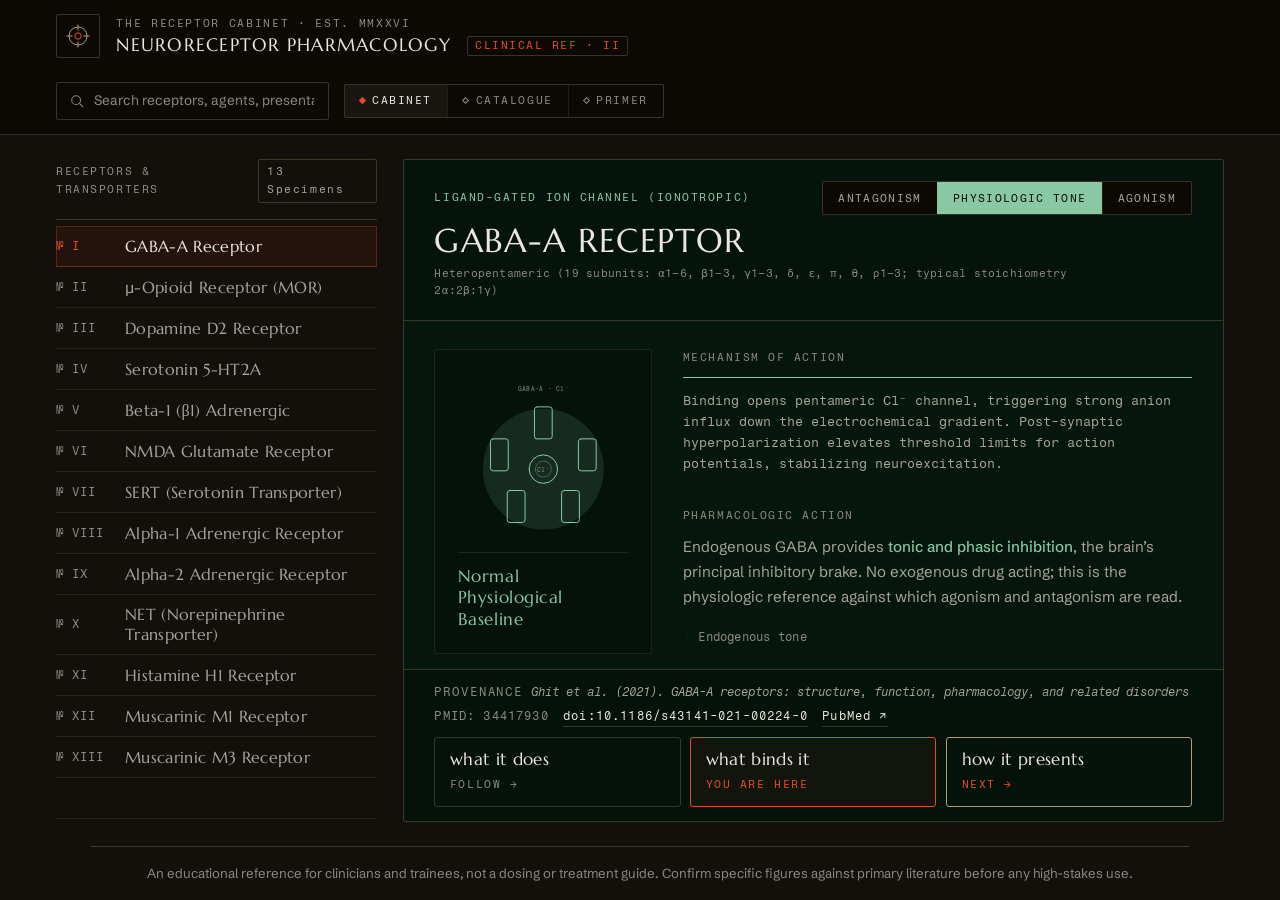
<file: neuroreceptor_pharmacology_explorer_dashboard.html>
<!DOCTYPE html>
<html lang="en">
<head>
<script>
/* Published snapshot: read-only API served as bundled static JSON. */
(function () {
  var MAP = {
    '/api/atlas/cabinet': 'data/cabinet.json',
    '/api/atlas/cabinet/binding': 'data/cabinet-binding.json',
    '/api/atlas/ledger': 'data/ledger.json',
    '/api/atlas/ledger/clinical': 'data/ledger-clinical.json',
    '/api/atlas/archive/narrative': 'data/archive-narrative.json'
  };
  var real = window.fetch.bind(window);
  window.fetch = function (input, init) {
    var url = typeof input === 'string' ? input : (input && input.url);
    return real(MAP[url] || input, MAP[url] ? Object.assign({}, init, { cache: 'no-store' }) : init);
  };
})();
</script>

<meta charset="UTF-8">
<meta name="viewport" content="width=device-width, initial-scale=1.0">
<title>The Receptor Cabinet · Neuroreceptor Pharmacology</title>
<link rel="preconnect" href="https://fonts.googleapis.com">
<link rel="preconnect" href="https://fonts.gstatic.com" crossorigin>
<link href="https://fonts.googleapis.com/css2?family=Marcellus&family=Schibsted+Grotesk:wght@400;500;700&family=Fragment+Mono&display=swap" rel="stylesheet">
<link rel="stylesheet" href="assets/tokens.css">
<link rel="stylesheet" href="assets/base.css">
<script src="assets/atlas.js"></script>
<style>
  :root {
    --row-stagger: 60ms;
  }

  * { margin: 0; padding: 0; box-sizing: border-box; }
  html { scroll-behavior: smooth; font-size: clamp(16px, 13.5px + 0.2vw, 19px); }

  body {
    background-color: var(--wall-atrium);
    color: var(--bone);
    font-family: var(--body);
    font-size: 1rem;
    line-height: 1.65;
    overflow-x: hidden;
    -webkit-font-smoothing: antialiased;
  }
  ::selection { background: var(--vermilion); color: var(--wall-recess); }

  ::-webkit-scrollbar { width: 6px; height: 6px; }
  ::-webkit-scrollbar-track { background: transparent; }
  ::-webkit-scrollbar-thumb { background: var(--brass-line); border-radius: 3px; }
  ::-webkit-scrollbar-thumb:hover { background: var(--brass); }

  :focus-visible { outline: 1px solid var(--brass); outline-offset: 3px; }

  .mono {
    font-family: var(--mono);
    text-transform: uppercase;
  }

  /* ====================== masthead ====================== */
  .masthead {
    position: sticky;
    top: 0;
    z-index: 40;
    background: var(--wall-recess);
    border-bottom: 1px solid var(--brass-line);
  }
  .masthead-in {
    max-width: 108rem;
    margin-inline: auto;
    padding: 0.85rem clamp(1.2rem, 5vw, 3.5rem);
    display: flex;
    flex-wrap: wrap;
    align-items: center;
    justify-content: space-between;
    gap: var(--space-lg);
  }
  .brand { display: flex; align-items: center; gap: var(--space-md); }
  .brand-mark {
    width: 44px; height: 44px; flex: none;
    border: 1px solid var(--brass-line);
    border-radius: 2px;
    display: grid; place-content: center;
    background: var(--wall-recess);
    transition: border-color 0.25s var(--ease);
  }
  .brand-mark:hover { border-color: var(--vermilion); }
  .brand-mark svg { width: 26px; height: 26px; overflow: visible; }
  .brand-est {
    font-family: var(--mono);
    font-size: 0.6875rem;
    letter-spacing: 0.15em;
    color: var(--bone-faint);
    text-transform: uppercase;
  }
  .brand h1 {
    font-family: var(--display);
    font-weight: 400;
    font-size: clamp(1rem, 1.4vw, 1.2rem);
    letter-spacing: 0.07em;
    text-transform: uppercase;
    line-height: 1.1;
    margin-top: 0.15rem;
  }
  .brand-cat {
    font-family: var(--mono);
    font-size: 0.6875rem;
    letter-spacing: 0.14em;
    color: var(--vermilion);
    text-transform: uppercase;
    margin-left: 0.6rem;
    border: 1px solid var(--brass-line);
    padding: 0.15rem 0.45rem;
    border-radius: 2px;
    vertical-align: 0.18em;
    white-space: nowrap;
  }

  .tools { display: flex; flex-wrap: wrap; align-items: center; gap: 0.9rem; }

  /* search field, archival */
  .search {
    position: relative;
    width: clamp(13rem, 22vw, 17rem);
  }
  .search svg {
    position: absolute;
    left: 0.85rem; top: 50%; translate: 0 -50%;
    width: 14px; height: 14px;
    color: var(--bone-faint);
    pointer-events: none;
  }
  .search input {
    width: 100%;
    background: var(--wall-recess);
    border: 1px solid var(--brass-line);
    border-radius: 2px;
    color: var(--bone);
    font-family: var(--body);
    font-size: 0.85rem;
    padding: 0.6rem 0.9rem 0.6rem 2.3rem;
    transition: border-color 0.4s var(--ease);
  }
  .search input::placeholder { color: var(--bone-faint); }
  .search input:focus { outline: none; border-color: var(--brass); }

  /* segmented brass control */
  .segmented {
    display: inline-flex;
    border: 1px solid var(--brass-line);
    border-radius: 2px;
    overflow: hidden;
    background: var(--wall-recess);
  }
  .segmented button {
    appearance: none;
    background: transparent;
    border: 0;
    border-left: 1px solid var(--brass-faint);
    cursor: pointer;
    color: var(--bone-faint);
    font-family: var(--mono);
    font-size: 0.6875rem;
    letter-spacing: 0.14em;
    text-transform: uppercase;
    padding: 0.6rem 0.95rem;
    display: inline-flex; align-items: center; gap: 0.45rem;
    transition: color 0.3s var(--ease), background-color 0.3s var(--ease);
  }
  .segmented button:first-child { border-left: 0; }
  .segmented button:hover { color: var(--bone); }
  .segmented button.is-active {
    color: var(--bone);
    background: oklch(93% 0.012 85 / 0.06);
  }
  .seg-dot { width: 5px; height: 5px; rotate: 45deg; border: 1px solid currentColor; }
  .segmented button.is-active .seg-dot { background: var(--vermilion); border-color: var(--vermilion); }

  /* ====================== layout ====================== */
  main {
    max-width: 108rem;
    margin-inline: auto;
    padding: clamp(2rem, 5vw, 3.5rem) clamp(1.2rem, 5vw, 3.5rem) 5rem;
  }

  .section-label {
    font-family: var(--mono);
    font-size: 0.6875rem;
    letter-spacing: 0.14em;
    text-transform: uppercase;
    color: var(--bone-faint);
  }
  .count-badge {
    font-family: var(--mono);
    font-size: 0.6875rem;
    font-variant-numeric: tabular-nums;
    letter-spacing: 0.14em;
    color: var(--bone-dim);
    border: 1px solid var(--brass-line);
    padding: 0.18rem var(--space-xs);
    border-radius: 2px;
  }

  .explorer.hidden { display: none; }
  .explorer {
    display: grid;
    /* a fixed-measure card-catalog rail beside a fluid exhibit plate: the index
       stops widening past ~21rem so short specimen names don't strand in dead
       space on large monitors, and the plate takes all remaining room. */
    grid-template-columns: minmax(15rem, 20rem) minmax(0, 1fr);
    gap: clamp(1.2rem, 2vw, 2rem);
    align-items: stretch;
  }
  @media (max-width: 940px) { .explorer { grid-template-columns: 1fr; } }
  /* On a phone the binder row drops its two widest fixed tracks. The spread bar and the
     off-target figure are comparative reading, which needs the neighbouring rows in view
     to mean anything, and their 3.6rem + 5rem floors were the last thing forcing the
     explorer column wider than the screen. The value and its n stay; the full spread and
     the off-target target stay reachable in the row's title. */
  @media (max-width: 620px) {
    .binder { grid-template-columns: auto minmax(0, 1fr) auto; }
    .bd-spread, .bd-over { display: none; }
    /* "Receptors & Transporters" beside its count badge is 366px of unbreakable line, and
       a flex row that cannot wrap reports that as its minimum width. It was the last
       thing holding the explorer column wider than a phone screen. */
    .index-head { flex-wrap: wrap; gap: var(--space-2xs) var(--space-xs); }
    /* Measured, after two wrong guesses: the widest min-content in the explorer was the
       plate head at 364px, because "Antagonism / Physiologic Tone / Agonism" is a segmented
       row that cannot break. It sets the floor for the whole single-column grid, so the
       rail was being dragged wide by the plate beside it. */
    .sim { flex-wrap: wrap; }
  }

  /* ---------- catalog index (left) ---------- */
  .index-head {
    display: flex; align-items: center; justify-content: space-between;
    padding-bottom: var(--space-md);
    border-bottom: 1px solid var(--brass-line);
    margin-bottom: 0.4rem;
  }
  .index-col { display: flex; flex-direction: column; }
  /* Thirteen specimens end 45% of the way down a full-height rail. The remainder is not
     filled with anything, because there is nothing true to put there, but a ruled ledger
     page does not stop having rules where its entries stop. The hairlines continue at the
     row pitch to the foot of the column, so the void reads as a catalogue with room left
     in it rather than as a list that got cut off. --row-pitch is measured from a real row
     (sizeSpecimenNumerals) so the rules land exactly where the next entries would.
     Pure structure, no invented content. */
  .index-list { display: flex; flex-direction: column; flex: 1; }
  /* The ruling is a flex child that takes exactly what the entries left, so it starts at
     its own top and cannot drift or draw over them. Painting it on the list itself and
     offsetting by the last row's bottom looked equivalent and was not: repeat-y tiles
     upward as well as down, so it re-ruled every row it had been positioned past, at a
     pitch that no longer matched them once one long name wrapped to two lines. */
  .index-list::after {
    content: "";
    flex: 1 1 auto;
    min-height: 0;
    background-image: repeating-linear-gradient(
      to bottom,
      transparent 0,
      transparent calc(var(--row-pitch, 44px) - 1px),
      var(--brass-faint) calc(var(--row-pitch, 44px) - 1px),
      var(--brass-faint) var(--row-pitch, 44px));
  }
  /* The rail used to be sticky so it survived a long page scroll. There is no page
     scroll to survive any more — see the viewport-fit shell above, where the rail is
     a full-height column and only its list moves. */

  .specimen-row {
    appearance: none;
    width: 100%;
    text-align: left;
    cursor: pointer;
    background: transparent;
    color: inherit;
    border: 0;
    border-bottom: 1px solid var(--brass-faint);
    padding: 0.62rem 0.4rem 0.62rem 0;
    display: block;
    position: relative;
    transition: background-color 0.5s var(--ease);
    opacity: 0;
    translate: -22px 0;
    animation: row-in 0.7s var(--ease) forwards;
    animation-delay: calc(var(--i, 0) * var(--row-stagger));
  }
  @keyframes row-in { to { opacity: 1; translate: 0 0; } }
  /* --no-col is measured from the widest rendered numeral (sizeSpecimenNumerals) and set
     on the list, so every row shares one numeral column and every name starts on the
     same left edge. The fallback only has to hold until that runs. */
  .specimen-inner {
    display: grid;
    grid-template-columns: var(--no-col, 3.4rem) minmax(0, 1fr);
    gap: 0.85rem;
    align-items: baseline;
    transition: translate 0.5s var(--ease);
  }
  .specimen-row:hover .specimen-inner { translate: 0.5rem 0; }
  .specimen-row:hover { background: oklch(93% 0.012 85 / 0.035); }
  .specimen-no {
    font-family: var(--mono);
    font-size: 0.75rem;
    font-variant-numeric: tabular-nums;
    letter-spacing: 0.08em;
    color: var(--bone-faint);
    align-self: center;
    /* A catalogue numeral is one token. Breaking "№ VIII" across two lines was what
       made the rail ragged; nowrap means an under-measured column overflows its gutter
       rather than changing the height of the row it sits in. */
    white-space: nowrap;
    transition: color 0.4s var(--ease);
  }
  .specimen-row:hover .specimen-no,
  .specimen-row.is-selected .specimen-no { color: var(--vermilion); }
  .specimen-name {
    font-family: var(--display);
    font-size: 1rem;
    letter-spacing: 0.02em;
    color: var(--bone-dim);
    /* The rail is capped at 20rem, so the longest specimen name ("NET (Norepinephrine
       Transporter)") can still need two lines. It is not truncated: this is a catalogue
       index and a clipped specimen name is worse than an uneven row. Balancing the break
       makes the two lines read as one deliberate stack rather than a line plus an orphan. */
    text-wrap: balance;
    transition: color 0.4s var(--ease);
  }
  .specimen-row:hover .specimen-name,
  .specimen-row.is-selected .specimen-name { color: var(--bone); }
  /* lit ledger tick for the selected specimen */
  .specimen-row.is-selected {
    background: oklch(62% 0.19 35 / 0.08);
    outline: 1px solid oklch(62% 0.19 35 / 0.28);
    outline-offset: -1px;
  }
  .index-empty {
    padding: 2.5rem var(--space-md);
    text-align: center;
    color: var(--bone-faint);
    font-family: var(--mono);
    font-size: 0.72rem;
    letter-spacing: 0.16em;
    text-transform: uppercase;
    border: 1px dashed var(--brass-line);
    border-radius: 2px;
  }

  /* ---------- exhibit plate (right) ---------- */
  .plate {
    border: 1px solid var(--brass-line);
    border-radius: 3px;
    background: var(--wall-panel);
    overflow: hidden;
    transition: background-color 1.1s var(--ease), border-color 0.6s var(--ease);
  }
  .plate[data-state="normal"]       { background: var(--wall-normal); --st: var(--state-normal); }
  .plate[data-state="overstimulated"]   { background: var(--wall-over);   --st: var(--state-over); }
  .plate[data-state="understimulated"]  { background: var(--wall-under);  --st: var(--state-under); }

  /* A metadata rail over the name: class left, dial right, title beneath at full
     width. Laying the dial beside the title made the head wrap to two rows and
     cost 255px of a 542px plate; this composition holds at one height whatever
     the specimen is called. */
  .plate-head {
    padding: clamp(0.9rem, 1.8vw, 1.3rem) clamp(1.3rem, 2.4vw, 1.9rem);
    border-bottom: 1px solid var(--brass-line);
    background: oklch(0% 0 0 / 0.12);
  }
  .plate-meta {
    display: flex; flex-wrap: wrap; align-items: center; justify-content: space-between;
    gap: 0.6rem var(--space-md);
    margin-bottom: 0.55rem;
  }
  .plate-kicker {
    font-family: var(--mono);
    font-size: 0.6875rem;
    letter-spacing: 0.14em;
    text-transform: uppercase;
    color: var(--bone-faint);
    display: flex; flex-wrap: wrap; gap: var(--space-xs) 0.9rem;
  }
  .plate-kicker .k-class { color: var(--st, var(--brass)); }
  .plate-title {
    font-family: var(--display);
    font-weight: 400;
    font-size: clamp(1.5rem, 2.6vw, 2.1rem);
    letter-spacing: 0.04em;
    text-transform: uppercase;
    line-height: 1.05;
  }

  /* state simulator, brass dial */
  .sim {
    display: inline-flex;
    border: 1px solid var(--brass-line);
    border-radius: 2px;
    overflow: hidden;
    background: var(--wall-recess);
  }
  .sim button {
    appearance: none; background: transparent; border: 0;
    border-left: 1px solid var(--brass-faint);
    cursor: pointer;
    color: var(--bone-dim);
    font-family: var(--mono);
    font-size: 0.6875rem;
    letter-spacing: 0.12em;
    text-transform: uppercase;
    padding: 0.62rem 0.95rem;
    transition: color 0.3s var(--ease), background-color 0.3s var(--ease);
  }
  .sim button:first-child { border-left: 0; }
  .sim button:hover { color: var(--bone); background: oklch(93% 0.012 85 / 0.06); }
  .sim button.is-active { color: var(--wall-recess); font-weight: 500; }
  .sim button.is-active.s-normal { background: var(--state-normal); }
  .sim button.is-active.s-over   { background: var(--state-over); }
  .sim button.is-active.s-under  { background: var(--state-under); }

  .plate-body { padding: clamp(1.2rem, 2.2vw, 1.7rem) clamp(1.3rem, 2.4vw, 1.9rem); }

  /* One reading column beside one specimen case. Stacking the agent lists
     across the full width under both columns cost the plate 146px and left the
     prose column ending 150px short of the engraving; putting them in the
     reading column instead lets the case run the full height of the stage, so
     the space beneath the engraving belongs to the caption rather than being a
     hole down the left of every plate. */
  /* The figure column takes the surplus width the prose cannot use: the reading measure
     is capped at 70ch, and a case column 1009px wide to hold 736px of text left ~273px
     as a ragged void down the right of every plate while the engraving was a 170px
     thumbnail. What it must not take is surplus HEIGHT. A square figure sized off this
     column is as tall as the column is wide, which on a wide screen is close to twice
     what the two prose fields beside it need, and the plate paid for that twice over:
     once as a hole in the reading column, once as scroll under the binding register.
     So the width is spent on the signature and the height is taken from the row.
     Row gap is deliberately larger than the column gap. Inside a row the figure and the
     case are one exhibit read together; between the case above and the binding register
     below is a change of subject, and the space should say so. */
  .stage {
    display: grid;
    /* Sized against height as well as width. On a wide, short laptop screen a width-only
       clamp spent 331px of a 700px plate body on the case and pushed the binding register
       further under the fold; min() lets whichever axis is scarcer decide. The ceiling
       came down from 23rem because the drawing is bounded by the row now rather than by
       this column, so a column wider than the drawing can use is just a wide, empty case. */
    grid-template-columns: minmax(0, clamp(11.5rem, min(17vw, 26vh), 18rem)) minmax(0, 1fr);
    grid-template-rows: auto auto;
    gap: clamp(1.4rem, 2.6vw, 2.4rem) clamp(1.4rem, 2.4vw, 2rem);
    align-items: start;
  }
  .breakdown { grid-column: 2; }
  /* The binding list runs under both columns. Kept in the reading column it made
     the case beside it stretch to ~700px around a 170px engraving, and squeezed
     each row to 310px so every curated label truncated mid-parenthesis. */
  .agents { grid-column: 1 / -1; }

  /* The specimen and its catalogue caption. It was centred while every block
     beside it was left-aligned, and it carried three labels for one fact:
     "Pharmacologic Mode" restated the dial two inches above, and the boxed tag
     restated the status line directly over it. The subtype spec moves here from
     the head, because the engraving is what it describes. */
  /* Row 1 only. Spanning two rows while .agents spans both COLUMNS meant .agents could
     not fit row 2 and was auto-placed into an implicit row 3, leaving row 2 a 5px sliver
     with a full row gap on each side: ~57px of the plate spent on a row holding nothing.
     Stretching within row 1 gives the same result the span was reaching for, which is a
     figure column as tall as the case beside it and no hole under the caption. */
  .monitor {
    grid-column: 1;
    grid-row: 1;
    align-self: stretch;
    display: grid;
    /* The floor lives on the track, not on the figure. Stated on the figure it was still
       a content contribution, so the stage row asked the figure how tall it wanted to be
       and got the answer "as tall as my column is wide" — the same 300px square that set
       the row before. A fixed track minimum is not a content contribution: the row is
       free to be as short as the prose beside it, and the figure takes what that leaves. */
    grid-template-rows: minmax(clamp(10.5rem, 20vh, 14rem), 1fr) auto;
    border: 1px solid var(--brass-faint);
    border-radius: 2px;
    background: oklch(0% 0 0 / 0.18);
    padding: clamp(1rem, 2vw, 1.4rem);
    margin: 0;
  }
  /* ── archival receptor engraving system ── */
  /* The box takes the size the row gives it, and preserveAspectRatio fits the drawing
     into it. It used to be a square sized off the column instead: the column runs to
     23rem, a square is as tall as it is wide, and the prose beside it needed barely half
     that, so the figure set the stage row and the surplus came out as a void down the
     reading column and as scroll under the plate.
     The containment is the other half of that. The SVG carries a viewBox and no width, so
     it has an intrinsic ratio; asked how tall it would like to be at the case's width it
     answers with a square, and that answer reaches the stage row through the case's
     flexible figure track. Contained, the drawing has no vote on how tall the plate is. */
  .engraving {
    block-size: 100%;
    inline-size: 100%;
    contain: size;
    margin: 0 auto 0.9rem;
  }
  .engraving svg { width: 100%; height: 100%; overflow: visible; }
  .e-line {
    fill: none;
    stroke: var(--st, var(--brass));
    stroke-width: 1;
    vector-effect: non-scaling-stroke;
    stroke-linecap: round; stroke-linejoin: round;
    stroke-dasharray: 1;
    stroke-dashoffset: 1;
    transition: stroke-dashoffset 1.1s var(--ease);
    transition-delay: calc(var(--dl, 0) * 100ms);
  }
  .engraving.drawn .e-line { stroke-dashoffset: 0; }
  .e-dim {
    fill: none;
    stroke: var(--st, var(--brass));
    stroke-width: 0.75;
    opacity: 0.5;
    vector-effect: non-scaling-stroke;
    stroke-linecap: round; stroke-linejoin: round;
    stroke-dasharray: 1;
    stroke-dashoffset: 1;
    transition: stroke-dashoffset 1.1s var(--ease);
    transition-delay: calc(var(--dl, 0) * 100ms);
  }
  .engraving.drawn .e-dim { stroke-dashoffset: 0; }
  .e-dash { fill: none; stroke: var(--brass); stroke-width: 0.6; opacity: 0.3; }
  .e-fill { fill: var(--st, var(--brass)); fill-opacity: 0.14; }
  .e-text {
    font-family: "Fragment Mono", monospace;
    font-size: 7px;
    fill: var(--bone-faint);
    letter-spacing: 0.04em;
  }
  .monitor-cap {
    border-top: 1px solid var(--brass-faint);
    padding-top: 0.8rem;
  }
  .monitor-status {
    font-family: var(--display);
    font-size: 1.0625rem;
    letter-spacing: 0.03em;
    color: var(--st, var(--bone));
    line-height: 1.25;
  }
  .plate-spec {
    margin-top: 0.45rem;
    font-family: var(--mono);
    font-size: var(--lbl);
    letter-spacing: 0.02em;
    line-height: 1.5;
    color: var(--bone-faint);
    max-width: 100ch;
  }

  /* Below the two-column stage. This sits after .monitor and .engraving rather
     than beside .stage, because it overrides both and would otherwise lose on
     source order without changing specificity. */
  @media (max-width: 1024px) {
    .stage { grid-template-columns: 1fr; }
    .monitor, .breakdown, .agents { grid-column: 1; grid-row: auto; }
    /* Laid on its side, the case keeps the engraving beside its caption rather
       than centring a small figure over a wide, mostly empty box. */
    .monitor { align-self: start; display: flex; align-items: center; gap: 1.1rem; }
    .engraving { flex: none; inline-size: 108px; block-size: 108px; max-inline-size: none; margin: 0; }
    .monitor-cap { border-top: 0; border-left: 1px solid var(--brass-faint); padding: 0.2rem 0 0.2rem 1.1rem; }
  }

  /* Grouped from the top. These were distributed instead, on the reasoning that the
     surplus under a square figure should read as separation between two distinct fields.
     It read as a hole: with the clinical blocks hidden — which is most plates, since the
     Ledger carries that material — space-between held Mechanism at the top of the stage
     and pushed Pharmacologic Action ~190px down it, with nothing in between, and the
     bound of "it cannot run away" was the figure, which was the thing running away. The
     figure now takes its height from this column instead of setting it, so the surplus
     that was being distributed no longer exists. */
  .breakdown {
    display: flex; flex-direction: column;
    gap: clamp(1.6rem, 2.5vw, 2.4rem);
    align-self: stretch;
    justify-content: flex-start;
  }
  .field-head {
    font-family: var(--mono);
    font-size: 0.6875rem;
    letter-spacing: 0.14em;
    text-transform: uppercase;
    color: var(--bone-faint);
    margin-bottom: 0.65rem;
  }

  /* Was a filled, bordered well, which set its text 1.2rem in from the block
     edge while the paragraph below started flush. Flat now, keeping the state
     hairline as the cue, so the two share a left edge. */
  .mechanism {
    border-top: 1px solid var(--st, var(--brass));
    padding-top: 0.8rem;
    font-family: var(--mono);
    font-size: 0.8125rem;
    line-height: 1.6;
    color: var(--bone-dim);
    max-width: 70ch;
  }

  /* pharmacologic action descriptor */
  .pharm-action { max-width: 70ch; }
  .pharm-detail {
    font-size: 0.9375rem;
    line-height: 1.65;
    color: var(--bone-dim);
    margin-bottom: 0.8rem;
  }
  .pharm-detail b { color: var(--st, var(--bone)); font-weight: 500; }
  /* Two kinds of tag, and they must not look alike, because only one of them does
     anything. The split follows the system's own elevation rule — controls sink to a
     recess wash and carry a hairline; flat-on-the-wall is the resting, inert state.
       .is-link  a cross-reference to a concept the Primer defines: sunk well, brass
                 hairline, brass ▸ marker, hover, pointer, focus ring.
       .is-note  a property of this target with no Primer entry: flat, no fill, no
                 border, no marker, quieter ink, default cursor. It reads as engraved
                 into the plate rather than sitting on it as an object. */
  .concept-tags .tag.is-link {
    cursor: pointer;
    border-color: var(--st, var(--brass-faint));
    color: var(--st, var(--bone-dim));
    background: oklch(0% 0 0 / 0.16);
    transition: background-color 0.3s var(--ease), border-color 0.3s var(--ease);
  }
  .concept-tags .tag.is-link:hover {
    background: oklch(0% 0 0 / 0.30);
    border-color: var(--st, var(--brass));
  }
  .concept-tags .tag.is-link::before { content: "▸ "; color: var(--st, var(--brass)); }

  .concept-tags .tag.is-note {
    cursor: default;
    background: transparent;
    border-color: transparent;
    color: var(--bone-faint);
    padding-inline: 0;
  }
  /* A list marker, not an underline: underlining a label would put back the one signal
     that most says "link". The ▸ on a cross-reference points somewhere; the · on a
     property just holds its place in the row. */
  .concept-tags .tag.is-note::before { content: "· "; color: var(--brass-faint); }

  /* clinical plaque (warning) */
  .plaque {
    border: 1px solid var(--st, var(--brass));
    border-radius: 2px;
    background: oklch(0% 0 0 / 0.16);
    padding: 1.1rem 1.3rem;
    display: grid;
    grid-template-columns: auto 1fr;
    gap: 0.3rem 0.9rem;
  }
  .plaque-mark { color: var(--st, var(--brass)); font-size: 1.1rem; grid-row: span 2; align-self: start; }
  .plaque-title {
    font-family: var(--mono);
    font-size: 0.6875rem;
    letter-spacing: 0.14em;
    text-transform: uppercase;
    color: var(--st, var(--bone));
  }
  .plaque-text { font-size: 0.9375rem; color: var(--bone-read); line-height: 1.65; max-width: 70ch; }
  .plaque.is-off, .clinical.is-off, .mech-block.is-off { display: none; }

  .present-list { list-style: none; display: flex; flex-direction: column; gap: 0.55rem; max-width: 70ch; }
  .present-list li {
    display: grid;
    grid-template-columns: auto 1fr;
    gap: 0.7rem;
    font-size: 0.9375rem;
    color: var(--bone-read);
    line-height: 1.65;
  }
  .present-list li::before {
    content: "◆";
    color: var(--st, var(--brass));
    font-size: 0.55em;
    line-height: 1.9;
  }
  .agents {
    padding-top: clamp(0.9rem, 1.8vw, 1.3rem);
    border-top: 1px solid var(--brass-line);
  }

  /* A ledger line per agent, two columns of them. Rows rather than chips because
     a row can carry a number: the chips this replaced were names alone, and a
     value with no measurement count behind it is not something this atlas ships. */
  /* Two columns only where a full agent label fits one. The longest here,
     "Phenobarbital (Luminal - barbiturate site)", needs about 24rem beside its
     value; at a fixed two columns it clipped 7 of 12 rows on an 820px window. */
  .binder-list {
    list-style: none;
    display: grid;
    /* min() so the track may fall below 24rem when the viewport is narrower than one.
       A bare minmax(24rem, 1fr) is a 384px floor that the grid honours by overflowing:
       on a 375px phone it forced the whole explorer column to 428px and gave the page a
       horizontal scrollbar. Above 24rem this computes identically, so the two-column
       plate is unchanged. */
    grid-template-columns: repeat(auto-fit, minmax(min(24rem, 100%), 1fr));
    gap: 0 clamp(1rem, 2vw, 1.8rem);
    align-content: start;
  }
  /* Five tracks: action dot, name, the measured value, the spread it was taken over,
     and what this molecule engages harder than the specimen on the plate. The last two
     are what makes this a Cabinet row rather than a list of names — the plate is
     permanently anchored on its own receptor, so every row is read against it. */
  /* The last track is fixed rather than auto so the fold figures align down the column
     instead of leaving a ragged right edge that varies with how many digits a row
     happens to need. */
  .binder {
    display: grid;
    grid-template-columns: auto minmax(0, 1fr) auto 3.6rem 5rem;
    align-items: center;
    gap: 0.55rem;
    padding: 0.24rem 0;
    border-bottom: 1px solid var(--brass-faint);
    font-family: var(--mono);
    font-size: 0.72rem;
    line-height: 1.45;
    /* Rows settle in sequence, like a drawer's contents coming to rest. --ri is the
       row's index, set on the element; the cap keeps a 12-row target from dragging. */
    opacity: 0;
    animation: binder-settle 0.5s var(--ease) forwards;
    animation-delay: calc(0.30s + min(var(--ri, 0) * 28ms, 340ms));
  }
  @keyframes binder-settle { from { opacity: 0; translate: 0 5px; } to { opacity: 1; translate: 0 0; } }
  /* The spread, drawn rather than written. A median with 62 measurements behind it
     spanning five log units is a different object from one with two that agree, and
     no amount of decimal places on the median says so. Scale is fixed pKi 5 to 10.5
     across every row and every specimen, so bar lengths are comparable everywhere. */
  .bd-spread { position: relative; height: 5px; align-self: center; }
  .bd-spread::before {
    content: ""; position: absolute; inset: 2px 0;
    background: var(--brass-faint);
  }
  /* The range opens outward FROM the median rather than wiping in from one end: the
     median is the measurement, the spread is what the measurements did around it, and
     the motion should say that in the right order. --mo is where the median sits inside
     the range (0-100%), so the origin is the value itself, not the bar's midpoint. */
  .bd-range {
    position: absolute; top: 1px; bottom: 1px;
    background: var(--bd, var(--action-partial));
    opacity: 0.45;
    transform-origin: var(--mo, 50%) 50%;
    scale: 0 1;
    animation: bd-open 0.55s var(--ease) forwards;
    animation-delay: calc(0.42s + min(var(--ri, 0) * 28ms, 340ms));
  }
  @keyframes bd-open { to { scale: 1 1; } }
  .bd-median {
    position: absolute; top: -1px; bottom: -1px; width: 2px;
    translate: -1px 0;
    background: var(--bd, var(--action-partial));
    scale: 1 0;
    animation: bd-tick 0.4s var(--ease) forwards;
    animation-delay: calc(0.36s + min(var(--ri, 0) * 28ms, 340ms));
  }
  @keyframes bd-tick { to { scale: 1 1; } }
  /* What this agent binds harder than the specimen. Vermilion is spoken for, so the
     over-state colour carries it: the same hue the Catalogue's readout uses for the
     same fact. */
  .bd-over {
    color: var(--state-over); font-variant-numeric: tabular-nums;
    white-space: nowrap; font-size: var(--lbl);
    text-align: right; overflow: hidden; text-overflow: ellipsis;
  }
  .bd-over i { font-style: normal; color: var(--bone-faint); }
  .bd-over.none { color: var(--bone-faint); opacity: 0.55; }
  .binder-dot {
    width: 6px; height: 6px; border-radius: 50%;
    align-self: center;
    background: var(--bd, var(--action-partial));
  }
  /* Screened and found not to bind keeps a ring; never screened keeps nothing.
     The distinction is the plate's, and it means the same thing here. */
  .binder-dot.is-uncurated { background: transparent; box-shadow: inset 0 0 0 1px var(--brass); }
  .binder.is-inert .binder-dot { background: transparent; box-shadow: inset 0 0 0 1px var(--bone-faint); }
  .binder.is-unscreened .binder-dot { background: transparent; box-shadow: inset 0 0 0 1px var(--brass-faint); }
  .binder-name { color: var(--bone-dim); white-space: nowrap; overflow: hidden; text-overflow: ellipsis; }
  .binder-name .bd-sub { color: var(--bone-faint); }
  .binder-val { color: var(--bone); font-variant-numeric: tabular-nums; white-space: nowrap; }
  .binder-val .bd-n { color: var(--bone-faint); }
  .binder.is-inert .binder-val, .binder.is-unscreened .binder-val { color: var(--bone-faint); }

  .binder-census {
    font-family: var(--mono); font-size: var(--lbl); letter-spacing: 0.06em;
    color: var(--bone-faint); margin: -0.15rem 0 0.6rem;
    font-variant-numeric: tabular-nums;
  }
  .binder-census b { color: var(--bone-dim); font-weight: 400; }
  .binder-census[hidden] { display: none; }

  .binder-note {
    margin-top: 0.7rem;
    font-family: var(--mono);
    font-size: var(--lbl);
    line-height: 1.55;
    letter-spacing: 0.02em;
    color: var(--bone-faint);
  }
  .binder-note .ptr-link {
    appearance: none; background: none; border: 0; padding: 0;
    font: inherit; color: var(--bone); cursor: pointer;
    border-bottom: 1px solid var(--brass-line);
    transition: color 0.3s var(--ease), border-color 0.3s var(--ease);
  }
  .binder-note .ptr-link:hover { color: var(--vermilion); border-color: var(--vermilion); }
  .tag-wrap { display: flex; flex-wrap: wrap; gap: var(--space-xs); }
  .tag {
    font-family: var(--mono);
    font-size: 0.75rem;
    letter-spacing: 0.02em;
    line-height: 1.35;
    padding: 0.3rem 0.5rem;
    border-radius: 2px;
    border: 1px solid var(--brass-faint);
    color: var(--bone-dim);
    background: oklch(0% 0 0 / 0.12);
  }
  .tag.agonist { border-color: color-mix(in oklch, var(--action-agonist) 45%, transparent); color: var(--action-agonist); }
  .tag.antagonist { border-color: color-mix(in oklch, var(--action-antagonist) 45%, transparent); color: var(--action-antagonist); }

  /* Provenance and the cross-volume rail, paired on one bar. Each was a
     full-width block at the bottom of the plate's scroll box, which left the
     citation behind every number on the plate 845px below the fold. The shell
     pins this bar outside the scrolling region. */
  .plate-foot {
    border-top: 1px solid var(--brass-line);
    background: oklch(0% 0 0 / 0.16);
    padding: 0.85rem clamp(1.3rem, 2.4vw, 1.9rem);
    display: flex; flex-wrap: wrap; align-items: center;
    gap: 0.6rem clamp(1.4rem, 3vw, 2.4rem);
  }
  .plate-foot .provenance { flex: 3 1 24rem; }
  .plate-foot #facetRail { flex: 2 1 22rem; }
  /* Inside the plate the rail is a bar, not a section: it needs no rule of its
     own above it, and its lead line only repeats the plate title. */
  .plate-foot .facet-rail { margin-top: 0; padding-top: 0; border-top: 0; }
  .plate-foot .facet-rail-lead { display: none; }

  .provenance {
    display: flex; flex-wrap: wrap; align-items: baseline;
    gap: 0.3rem var(--space-md);
    font-family: var(--mono);
    font-size: 0.72rem;
  }
  .prov-cite { color: var(--bone-dim); }
  .prov-cite b { color: var(--bone-faint); font-weight: 400; letter-spacing: 0.16em; text-transform: uppercase; margin-right: var(--space-xs); }
  .prov-cite i { font-style: italic; }
  .prov-links { display: flex; flex-wrap: wrap; align-items: baseline; gap: 0.3rem 0.9rem; color: var(--bone-faint); letter-spacing: 0.1em; }
  .prov-links a {
    color: var(--bone);
    text-decoration: none;
    border-bottom: 1px solid var(--brass-line);
    transition: color 0.3s var(--ease), border-color 0.3s var(--ease);
  }
  .prov-links a:hover { color: var(--vermilion); border-color: var(--vermilion); }

  /* block reveal on (re)render */
  .rv { opacity: 0; translate: 0 16px; animation: block-in 0.7s var(--ease) forwards; }
  .rv-1 { animation-delay: 0.02s; }
  .rv-2 { animation-delay: 0.10s; }
  .rv-3 { animation-delay: 0.18s; }
  .rv-4 { animation-delay: 0.26s; }
  @keyframes block-in { to { opacity: 1; translate: 0 0; } }

  /* ====================== matrix (catalogue table) ====================== */
  #view-matrix.hidden { display: none; }
  .catalogue {
    border: 1px solid var(--brass-line);
    border-radius: 3px;
    background: var(--wall-panel);
    display: flex;
    flex-direction: column;
    /* The catalogue is a self-contained pane that fills the viewport below the
       masthead, so the MATRIX scrolls (keeping its column headers pinned) rather
       than the page. Subtracted values mirror main's vertical padding
       (top clamp + 5rem bottom) so the page does not scroll in catalogue view. */
    max-height: calc(100svh - var(--mast-h, 5.5rem) - clamp(2rem, 5vw, 3.5rem) - 1.5rem);
  }
  .catalogue-head { flex: none; }
  /* Reclaim the page's tall bottom padding while the catalogue pane is active,
     so the pane (and thus the matrix) gets more height before the page scrolls. */
  main:has(#view-matrix:not(.hidden)) { padding-bottom: var(--space-lg); }
  .catalogue-head {
    padding: 1.4rem clamp(1.4rem, 3vw, 2rem);
    border-bottom: 1px solid var(--brass-line);
    border-radius: 3px 3px 0 0;
    display: flex; flex-wrap: wrap; align-items: flex-end; justify-content: space-between; gap: 1.2rem;
    background: oklch(0% 0 0 / 0.12);
  }
  .catalogue-head h3 {
    font-family: var(--display); font-weight: 400;
    font-size: clamp(1.3rem, 2.6vw, 1.9rem);
    letter-spacing: 0.05em; text-transform: uppercase;
  }
  .catalogue-head p { font-family: var(--mono); font-size: 0.6875rem; letter-spacing: 0.14em; text-transform: uppercase; color: var(--bone-faint); margin-top: 0.4rem; }

  /* Binding Affinity Plate legend.
     It was three rows right-aligned to each other. Rows of different widths sharing a
     right edge have a ragged left one, so the moment the head wrapped the key read as a
     centred stack of unrelated sentences, and the middle row was not a key at all: it was
     a sentence about size encoding, which the rose caption already carries and which the
     subtitle now states once. What is left is two named groups that pack and wrap as
     blocks, aligned on a left edge the reader can come back to.
     The basis sits well under the key's max-content width on purpose. A flex line wraps
     before it shrinks, and the widest of these labels asks for ~1000px, so the key threw
     itself under the title at any window short of full screen: a 130px head became 217px
     and the height came straight out of the matrix. Given a narrow basis it shrinks onto
     two lines beside the title instead, and when it does eventually wrap it starts the
     line, so it shares the title's left edge rather than floating right of it. */
  .legend {
    display: grid;
    grid-template-columns: max-content minmax(0, 1fr);
    flex: 1 1 24rem;
    gap: 0.55rem 0;
    align-items: baseline;
    max-width: 74ch;
  }
  /* Two rows through one pair of columns, so both group names end on the same rule and
     both sets of swatches begin on the same edge. As two independent flex groups they
     could not: the names are different lengths, so each group started its items wherever
     its own name happened to end, and any item that wrapped fell back under the name
     instead of lining up with the item above it. */
  .legend-items {
    display: flex; flex-wrap: wrap; align-items: center; gap: 0.35rem 1.05rem;
    padding-left: 0.9rem;
    border-left: 1px solid var(--brass-faint);
  }
  /* The group name is the part that was missing. A brass dot and a green dot answered
     different questions and nothing said so. */
  .legend-label {
    font-family: var(--mono); font-size: var(--lbl); letter-spacing: 0.16em;
    text-transform: uppercase; color: var(--bone-faint);
    text-align: right;
  }
  /* bone-faint reads 5.3:1 against the head's ground, which is compliant and still work
     at 11px uppercase with open tracking. bone-dim is 7.5:1 and is already the token the
     axis labels and column heads use for this exact job. The group names stay faint, so
     brightening the items does not flatten the step between naming a group and reading
     one. The type size does not move: --lbl is the one label step. */
  .legend-items > span {
    display: inline-flex; align-items: center; gap: 0.45rem;
    font-family: var(--mono); font-size: var(--lbl); letter-spacing: 0.1em;
    text-transform: uppercase; color: var(--bone-dim);
  }
  .lk { width: 10px; height: 10px; border-radius: 50%; flex: none; }
  .lk.ag { background: var(--action-agonist); }
  .lk.an { background: var(--action-antagonist); }
  .lk.pa { background: var(--action-partial); }
  .lk.ri { background: var(--action-reuptake-inhibitor); }
  /* Were inline styles on the elements themselves, which put two palette decisions
     outside the sheet where nothing could hold them to the tokens. */
  .lk.uncurated-key { background: none; border: 1px solid var(--brass); }
  .lk.unscreened-key { background: transparent; border: 1px dashed var(--brass-faint); }

  /* Binding Affinity Plate body */
  .cat-body { display: grid; grid-template-columns: minmax(300px, 24rem) minmax(0, 1fr); flex: 1 1 auto; min-height: 0; }
  .radar-col { border-right: 1px solid var(--brass-line); background: oklch(0% 0 0 / 0.06); min-height: 0; overflow-y: auto; }
  .radar-sticky { position: sticky; top: 0; padding: clamp(1.4rem, 3vw, 2rem); }
  .matrix-col { min-width: 0; display: flex; flex-direction: column; min-height: 0; }
  @media (max-width: 880px) {
    /* On phones the radar and the matrix can't share one screen, so drop the
       fixed pane: the page flows (radar on top), and the matrix becomes a
       bounded inner-scroll region that keeps its column headers pinned. */
    .catalogue { display: block; max-height: none; }
    .cat-body { display: block; }
    .radar-col { overflow: visible; border-right: 0; border-bottom: 1px solid var(--brass-line); }
    .radar-sticky { position: static; background: var(--wall-recess); padding-block: var(--space-md); }
    .radar { max-width: 240px; margin-inline: auto; }
    .matrix-col { display: block; }
    .matrix { flex: none; max-height: clamp(320px, 62svh, 560px); }
  }
  .radar svg { width: 100%; height: auto; overflow: visible; }
  .ring { fill: none; stroke: var(--brass-faint); }
  .ring.outer { stroke: var(--brass-line); }
  .axis { stroke: var(--brass-faint); }
  .axis-label { font-family: var(--mono); font-size: var(--axis-fs, 13px); letter-spacing: 0.04em; fill: var(--bone-dim); text-transform: uppercase; transition: fill 0.3s var(--ease); }
  .axis-label.lit { fill: var(--vermilion); }
  .ring-tick { font-family: var(--mono); font-size: var(--tick-fs, 10px); fill: var(--bone-faint); }

  .radar-caption h4 { font-family: var(--mono); font-size: 0.6875rem; letter-spacing: 0.14em; text-transform: uppercase; color: var(--bone-faint); margin-bottom: 0.8rem; }
  .radar-caption p { font-size: 0.9rem; color: var(--bone-dim); margin-bottom: 0.9rem; }
  .radar-legend { font-family: var(--mono); font-size: 0.78rem; display: flex; flex-direction: column; gap: 0.4rem; border-top: 1px solid var(--brass-faint); padding-top: 0.8rem; min-height: 3.5em; }
  .radar-legend span { letter-spacing: 0.02em; }
  .radar-legend .hint { color: var(--bone-faint); text-transform: uppercase; font-size: var(--lbl); letter-spacing: 0.12em; }

  /* The anchor readout: what the plate says about the anchored target, computed from
     the hydrated cells at anchor time (never stored). Lives in the sticky rose column
     so anchoring adds no page height; settles in with the page's plate motion. */
  .anchor-readout { border-top: 1px solid var(--brass-faint); padding-top: 0.7rem; margin-top: 0.6rem; }
  .anchor-readout[hidden], #radar-intro[hidden] { display: none; }
  .anchor-readout.settle { animation: anchor-settle 0.45s var(--ease); }
  @keyframes anchor-settle { from { opacity: 0; translate: 0 6px; } to { opacity: 1; translate: 0 0; } }
  .anchor-head { display: flex; align-items: baseline; gap: 0.5rem; margin-bottom: 0.45rem; }
  .anchor-head h5 { font-family: var(--mono); font-size: var(--lbl); font-weight: 400; letter-spacing: 0.14em; text-transform: uppercase; color: var(--vermilion); }
  .anchor-clear { appearance: none; background: none; border: 1px solid var(--brass-faint); border-radius: 2px; margin-left: auto; cursor: pointer; color: var(--bone-faint); font-family: var(--mono); font-size: var(--lbl); letter-spacing: 0.1em; text-transform: uppercase; padding: 0.15rem 0.45rem; transition: color 0.25s var(--ease), border-color 0.25s var(--ease); }
  .anchor-clear:hover { color: var(--vermilion); border-color: var(--brass-line); }
  /* A 20px-tall control is a mouse target, not a finger one. Grow it where the
     pointer is coarse rather than everywhere, so the desktop plate stays quiet. */
  @media (pointer: coarse) { .anchor-clear { padding: 0.55rem 0.8rem; } }
  .anchor-def { font-size: 0.82rem; color: var(--bone-dim); margin-bottom: 0.5rem; line-height: 1.45; }
  .anchor-rows { font-family: var(--mono); font-size: 0.75rem; display: flex; flex-direction: column; gap: 0.35rem; color: var(--bone-faint); }
  .anchor-rows b { color: var(--bone-dim); font-weight: 400; }
  .anchor-rows .num { font-variant-numeric: tabular-nums; color: var(--bone); }
  /* Per-pinned-agent block: what this molecule engages harder than the anchor. */
  .a-agent { border-top: 1px solid var(--brass-faint); margin-top: 0.55rem; padding-top: 0.5rem;
             display: flex; flex-direction: column; gap: 0.22rem; }
  .a-name { font-family: var(--mono); font-size: 0.75rem; letter-spacing: 0.04em; color: var(--bone); }
  .a-name .num { color: var(--bone-faint); font-variant-numeric: tabular-nums; }
  .a-lead { font-family: var(--mono); font-size: var(--lbl); letter-spacing: 0.1em;
            text-transform: uppercase; color: var(--bone-faint); }
  /* One line per hit, always. The axis phrase is curated prose of unpredictable
     length, so it is clipped rather than allowed to wrap: that makes the block's
     height a function of how many targets outrank the anchor (at most three) and
     never of how the phrase was worded. The full text stays in the title. */
  .a-hit { font-size: 0.8rem; color: var(--bone-dim); display: flex; gap: 0.4rem;
           align-items: baseline; min-width: 0; }
  .a-hit b { color: var(--bone); font-weight: 400; font-family: var(--mono); font-size: 0.75rem;
             min-width: 3.4em; flex: none; }
  .a-hit .num { color: var(--state-over); font-variant-numeric: tabular-nums; min-width: 3em; flex: none; }
  .a-hit i { font-style: normal; color: var(--bone-faint); font-size: 0.78rem;
             white-space: nowrap; overflow: hidden; text-overflow: ellipsis; min-width: 0; }
  .a-none { font-size: 0.8rem; color: var(--bone-faint); line-height: 1.45; }
  /* On a short screen the rose column is already tight before anything is anchored,
     so the anchored state gives back the one line it can spare: the target's own
     description, which the column header still carries as its title. The counts and
     the selectivity margins are the part that cannot be read anywhere else. */
  @media (max-height: 880px) { .anchor-def { display: none; } }

  .matrix-head { padding: 1.1rem clamp(1.4rem, 3vw, 2rem) 0; font-family: var(--mono); font-size: 0.6875rem; letter-spacing: 0.14em; text-transform: uppercase; color: var(--bone-faint); }
  /* Finding one of 92 agents was a scroll-and-scan. The control sits in the head it
     filters, so the scope of what it does is never in doubt. */
  .matrix-head { display: flex; align-items: baseline; justify-content: space-between; gap: var(--space-md); }
  .agent-filter {
    font-family: var(--mono);
    font-size: var(--lbl);
    letter-spacing: 0.08em;
    color: var(--bone);
    background: var(--wall-recess);
    border: 1px solid var(--brass-line);
    border-radius: 2px;
    /* Sized to the same control rhythm as the masthead search and the segmented
       buttons, rather than shrunk to fit the header band it happens to sit in. */
    padding: 0.5rem 0.7rem;
    min-width: 12rem;
  }
  .agent-filter:focus { outline: none; border-color: var(--brass); }
  .agent-filter::placeholder { color: var(--bone-faint); }
  .row.filtered, .group-label.filtered { display: none; }

  .matrix {
    padding: 0 clamp(1.0rem, 3vw, 2rem) 1.2rem;
    flex: 1 1 auto;
    min-height: 0;
    overflow: auto;
    overscroll-behavior: contain;
    scrollbar-width: thin;
    scrollbar-color: var(--brass-faint) transparent;
  }
  .matrix::-webkit-scrollbar { width: 9px; height: 9px; }
  .matrix::-webkit-scrollbar-thumb { background: var(--brass-faint); border-radius: 2px; }
  .matrix::-webkit-scrollbar-track { background: transparent; }
  /* --aff-cols is set from AFF_TARGETS.length by renderAffinityMatrix. It is NOT a
     literal on purpose: .row uses `display: contents`, so a row's cells drop straight
     into these tracks, and a count that disagrees with the number of targets does not
     overflow — it WRAPS, putting every dot under the wrong receptor while still looking
     like a table. Going from 13 targets to 16 broke it exactly that way. */
  .grid { display: grid; grid-template-columns: clamp(10.5rem, 30vw, 13rem) repeat(var(--aff-cols), minmax(56px, 1fr)); }
  .col-head { font-family: var(--mono); font-size: 0.75rem; letter-spacing: 0.06em; text-transform: uppercase; color: var(--bone-dim); text-align: center; padding: 0.6rem 0.2rem; border-bottom: 1px solid var(--brass-line); display: flex; align-items: flex-end; justify-content: center; position: sticky; top: 0; z-index: 2; background: var(--wall-recess); transition: color 0.3s var(--ease); cursor: default; }
  .col-head.corner { left: 0; z-index: 3; }
  .group-label { grid-column: 1 / -1; font-family: var(--mono); font-size: 0.75rem; letter-spacing: 0.14em; text-transform: uppercase; color: var(--brass); padding: 0.9rem 0 0.35rem; border-bottom: 1px solid var(--brass-faint); margin-bottom: 0.15rem; position: sticky; left: 0; z-index: 1; background: var(--wall-panel); }
  .agent-name { font-size: 0.875rem; color: var(--bone-dim); padding: 0.45rem 0.7rem 0.45rem 0.2rem; white-space: nowrap; overflow: hidden; text-overflow: ellipsis; position: sticky; left: 0; z-index: 1; background: var(--wall-panel); border-right: 1px solid var(--brass-line); transition: color 0.3s var(--ease); cursor: pointer; }
  .cell { display: grid; place-content: center; border-left: 1px solid var(--brass-faint); padding: 0.35rem 0; }
  .dot { border-radius: 50%; transition: transform 0.3s var(--ease); }
  .dot.ag { background: var(--action-agonist); }
  .dot.an { background: var(--action-antagonist); }
  .dot.pa { background: var(--action-partial); }
  .dot.ri { background: var(--action-reuptake-inhibitor); }
  /* Affinity known, action not curated in IUPHAR. It was a solid brass fill, which is
     also the positive-modulator colour, so 317 of the plate's 729 dots were drawn the way
     its 24 real positive modulators are. A brass dot said either "this drug potentiates
     here" or "nobody has curated what it does here", and those are opposite kinds of
     statement: one is a claim, the other is the absence of one.
     The hue stays brass, because uncurated is not one of the three directional actions.
     The FILL carries the difference now: filled is a claim, hollow is not. */
  .dot.noact {
    background: none;
    border: 1px solid var(--brass);
  }
  /* Screened and found inert. This must not read as an empty cell: "we looked and found
     nothing" is evidence of selectivity, "nobody looked" is an absence of evidence, and
     four of five clinical reviewers could not tell them apart at a glance. A ring alone
     was too close to nothing; the centre dot gives it presence. */
  .dot.inactive {
    background: radial-gradient(circle, var(--bone-faint) 0 1.5px, transparent 1.6px);
    border: 1px solid var(--bone-faint);
    opacity: .75;
  }
  .lk.inactive-key {
    background: radial-gradient(circle, var(--bone-faint) 0 1.5px, transparent 1.6px);
    border: 1px solid var(--bone-faint);
  }
  /* The pin interaction was invisible: nothing cued that a row was clickable, and the
     result (petals changing) is far from the action (a click in the matrix). The cue
     hangs off .lit rather than :hover because .row is display:contents and generates no
     box of its own — .lit is what the row's own mouseenter/focus handlers already set. */
  .agent-name::after {
    content: "pin";
    float: right;
    font-family: var(--mono);
    font-size: var(--lbl);
    letter-spacing: 0.1em;
    text-transform: uppercase;
    color: var(--brass);
    opacity: 0;
    transition: opacity 0.2s var(--ease);
  }
  .row.lit .agent-name::after, .agent-name:hover::after { opacity: 0.9; }
  .row.pinned .agent-name::after { content: "unpin"; opacity: 0.9; }

  .row { display: contents; }
  .row.dim .agent-name, .row.dim .dot { opacity: 0.22; }
  .row.lit .agent-name { color: var(--bone); }
  .row.lit .dot { transform: scale(1.25); }
  .row.pinned .agent-name { color: var(--bone); }
  .row.pinned .agent-name::before { content: "◆ "; color: var(--vermilion); font-size: 0.7em; }
  .col-head.lit { color: var(--vermilion); }

  /* The anchor: one target fixed as the reference the whole plate is read against.
     Set by clicking a column head — the same element whose hover already lights the
     rose spoke, so the gesture is where the reader's hand already is. The selected
     state borrows the specimen grammar (vermilion diamond, like a pinned row) rather
     than inventing a new one. */
  .col-head[data-col] { cursor: pointer; }
  /* Anchored reads as vermilion text over a vermilion rule. Deliberately NOT a ◆
     glyph like the pinned rows use: these tracks are minmax(56px, 1fr), so a glyph
     widens whichever column carries it and the whole matrix shifts sideways each time
     the anchor moves. The rule is drawn as an inset shadow rather than a thicker
     border for the same reason — it cannot change the box. Hover is the same
     vermilion text with no rule, so the held state stays distinct from the preview. */
  .col-head.anchored { color: var(--vermilion); box-shadow: inset 0 -2px 0 var(--vermilion); }
  /* An anchored plate keeps the never-screened rows dimmed even when no column is
     hovered — the same .dim the hover already uses, held rather than momentary. */

  .affinity-note { margin-top: var(--space-xs); padding: 0.8rem 0 0.2rem; font-family: var(--mono); font-size: 0.7rem; color: var(--bone-faint); border-top: 1px solid var(--brass-faint); max-width: 90ch; }
  .affinity-note a { color: var(--bone-dim); border-bottom: 1px solid var(--brass-faint); text-decoration: none; }
  .affinity-note a:hover { color: var(--vermilion); border-color: var(--vermilion); }

  /* Tooltip for affinity details */
  .affinity-tooltip { position: fixed; background: oklch(14% 0.011 75 / 0.95); border: 1px solid var(--brass-line); border-radius: 2px; padding: 0.7rem 0.9rem; font-family: var(--mono); font-size: 0.7rem; color: var(--bone); z-index: 50; max-width: 220px; box-shadow: 0 4px 12px oklch(0% 0 0 / 0.5); pointer-events: none; }

  /* ====================== primer (reading room) ====================== */
  #view-primer.hidden { display: none; }
  .primer {
    border: 1px solid var(--brass-line);
    border-radius: 3px;
    background: var(--wall-panel);
    overflow: hidden;
  }
  .primer-head {
    padding: clamp(1.6rem, 3.5vw, 2.4rem) clamp(1.4rem, 3vw, 2.2rem);
    border-bottom: 1px solid var(--brass-line);
    background: oklch(0% 0 0 / 0.12);
  }
  .primer-head h3 {
    font-family: var(--display); font-weight: 400;
    font-size: clamp(1.4rem, 3vw, 2.1rem);
    letter-spacing: 0.05em; text-transform: uppercase;
    margin: var(--space-xs) 0 0.9rem;
  }
  .primer-lede { max-width: 76ch; color: var(--bone-read); font-size: 1rem; line-height: 1.7; }
  .primer-lede b { color: var(--bone); font-weight: 500; }
  .primer-body { padding: clamp(1.4rem, 3.5vw, 2.4rem); }

  .concepts { display: flex; flex-direction: column; }
  .concept-row {
    display: grid;
    grid-template-columns: minmax(0, 4fr) minmax(0, 8fr);
    gap: clamp(0.8rem, 3vw, 2.4rem);
    padding: var(--space-lg) 0;
    border-bottom: 1px solid var(--brass-faint);
  }
  .concept-row:first-child { padding-top: 0.4rem; }
  /* Arriving from a plate tag: light the concept that answered the click, once, so the
     reader can tell which of the eight they were sent to. A brief sweep rather than a
     persistent selection, because nothing here stays selected. */
  .concept-row.is-found { animation: concept-found 1.9s var(--ease); }
  @keyframes concept-found {
    0%   { background: oklch(62% 0.19 35 / 0.10); }
    100% { background: transparent; }
  }
  .concept-row.is-found .concept-term { color: var(--vermilion); transition: color 1.9s var(--ease); }
  @media (max-width: 720px) { .concept-row { grid-template-columns: 1fr; gap: var(--space-xs); } }
  .concept-term {
    font-family: var(--display);
    font-size: 1.2rem;
    letter-spacing: 0.02em;
    color: var(--bone);
    line-height: 1.3;
    display: flex; flex-direction: column; align-items: flex-start; gap: 0.55rem;
  }
  .concept-chip {
    font-family: var(--mono);
    font-size: var(--lbl);
    letter-spacing: 0.14em;
    text-transform: uppercase;
    color: var(--bone-faint);
    border: 1px solid var(--brass-line);
    border-radius: 2px;
    padding: 0.16rem 0.45rem;
  }
  .concept-chip.ag { color: var(--action-agonist); border-color: color-mix(in oklch, var(--action-agonist) 40%, transparent); }
  .concept-chip.an { color: var(--action-antagonist); border-color: color-mix(in oklch, var(--action-antagonist) 40%, transparent); }
  .concept-chip.pa { color: var(--action-partial); border-color: var(--brass-line); }
  .concept-def { color: var(--bone-read); }
  .concept-def p { font-size: 0.9375rem; line-height: 1.7; max-width: 74ch; margin-bottom: 0.6rem; }
  .concept-def p:last-child { margin-bottom: 0; }
  .concept-def b { color: var(--bone); font-weight: 500; }
  /* No side-stripe: DESIGN.md bans colored border-left/right above 1px. The example
     block is set apart by its ground and hairline instead. */
  .concept-eg {
    font-family: var(--mono);
    font-size: 0.78rem !important;
    color: var(--bone-faint);
    background: oklch(0% 0 0 / 0.12);
    border: 1px solid var(--brass-faint);
    border-radius: 2px;
    padding: 0.6rem 0.8rem;
    line-height: 1.6 !important;
  }

  .refs {
    margin-top: 2.4rem;
    padding-top: 1.4rem;
    border-top: 1px solid var(--brass-line);
  }
  .refs h4 {
    font-family: var(--mono); font-size: 0.6875rem; letter-spacing: 0.14em;
    text-transform: uppercase; color: var(--bone-faint); margin-bottom: 0.4rem;
  }
  .refs-note { font-size: 0.82rem; color: var(--bone-faint); margin-bottom: 1.1rem; max-width: 74ch; }
  .ref-list { list-style: none; counter-reset: ref; display: flex; flex-direction: column; gap: 0.85rem; }
  .ref-list li {
    counter-increment: ref;
    display: grid; grid-template-columns: 2.2rem 1fr; gap: 0.6rem;
    font-size: 0.875rem; color: var(--bone-dim); line-height: 1.6; max-width: 92ch;
  }
  .ref-list li::before {
    content: counter(ref, decimal-leading-zero);
    font-family: var(--mono); font-size: 0.7rem; color: var(--vermilion);
    letter-spacing: 0.04em; padding-top: 0.15rem;
  }
  .ref-list .ref-cls { font-family: var(--mono); font-size: var(--lbl); letter-spacing: 0.12em; text-transform: uppercase; color: var(--brass); }
  .ref-list a { color: var(--bone); text-decoration: none; border-bottom: 1px solid var(--brass-line); transition: color 0.3s var(--ease), border-color 0.3s var(--ease); white-space: nowrap; }
  .ref-list a:hover { color: var(--vermilion); border-color: var(--vermilion); }

  /* ====================== dialog ====================== */
  .page-note {
    max-width: 112rem;
    margin-inline: auto;
    padding: 1.6rem clamp(1.2rem, 5vw, 3.5rem) 3rem;
    border-top: 1px solid var(--brass-line);
    font-family: var(--body);
    font-size: 0.82rem;
    line-height: 1.6;
    color: var(--bone-faint);
  }

  /* The pooling note explains a number that only the Catalogue puts on screen. */
  body:not([data-view="matrix"]) .note-binding { display: none; }

  /* ── facet rail: one receptor, three volumes (shared verbatim across all volumes) ── */
  .facet-rail { margin-top: 2.2rem; padding-top: 1.4rem; border-top: 1px solid var(--brass-line); }
  .facet-rail-lead { display:block; font-family: var(--mono); font-size: var(--lbl-sm); letter-spacing: 0.16em; text-transform: uppercase; color: var(--bone-faint); margin-bottom: 0.9rem; }
  .facet-rail-name { color: var(--bone); }
  .facet-faces { list-style:none; display:grid; grid-template-columns: repeat(3, 1fr); gap: 0.6rem; padding: 0; margin: 0; }
  @media (max-width: 620px){ .facet-faces { grid-template-columns: 1fr; } }
  .facet-face { display:block; }
  .facet-face-here, .facet-face-off, .facet-face-go { width:100%; text-align:left; display:flex; flex-direction:column; gap: 0.4rem; border:1px solid var(--brass-line); border-radius:3px; padding: 0.75rem 0.9rem; background: transparent; }
  .facet-face-here { border-color: var(--vermilion); background: oklch(62% 0.19 35 / 0.06); }
  .facet-face-go { cursor:pointer; font: inherit; transition: border-color .22s var(--ease), background-color .22s var(--ease); }
  .facet-face-go:hover { border-color: var(--brass); background: oklch(93% 0.012 85 / 0.04); }
  .facet-face.is-next .facet-face-go { border-color: var(--brass); }
  .facet-face-off { opacity:0.42; }
  .ff-q { font-family: var(--display); font-size: 1.05rem; letter-spacing:0.02em; color: var(--bone); text-transform: none; line-height:1.15; }
  .facet-face-off .ff-q { color: var(--bone-dim); }
  .ff-tag { font-family: var(--mono); font-size: var(--lbl-sm); letter-spacing:0.14em; text-transform: uppercase; color: var(--bone-faint); }
  .facet-face-here .ff-tag { color: var(--vermilion); }
  .facet-face.is-next .ff-tag { color: var(--vermilion); }

  /* ====================== reduced motion ====================== */
  @media (prefers-reduced-motion: reduce) {
    html { scroll-behavior: auto; }
    *, *::before, *::after {
      animation-duration: 0.001s !important;
      animation-delay: 0s !important;
      transition-duration: 0.001s !important;
      animation-iteration-count: 1 !important;
    }
    .e-line, .e-dim { transition-delay: 0ms !important; }
    .rv, .specimen-row { opacity: 1; translate: 0 0; }
    /* The shared reset zeroes animation DURATION but not DELAY, so a staggered entry
       would still sit invisible for its delay and then snap in. These three carry a
       per-row delay, so they need the resting state stated outright. */
    .binder { opacity: 1 !important; translate: 0 !important; animation: none !important; }
    .bd-range, .bd-median { scale: 1 1 !important; animation: none !important; }
    .anchor-readout.settle { animation: none !important; }
    .masthead { translate: 0; opacity: 1; }
    .bm-path { stroke-dashoffset: 0 !important; }
    .bm-inner { animation: none !important; stroke-dashoffset: 0 !important; }
    .tag-wrap .tag { opacity: 1 !important; translate: 0 !important; }
    .concept-row.is-found { animation: none !important; }
    .sim button:active { scale: 1; }
  }

  /* ================================================================
     ANIMATION LAYER, impeccable:animate
  ================================================================ */

  /* ── 1. masthead entrance, instrument panel powering on ── */
  .masthead { animation: masthead-in 0.6s var(--ease) both; }
  @keyframes masthead-in { from { translate: 0 -100%; opacity: 0; } }

  /* ── masthead scroll depth ── */
  .masthead { transition: box-shadow 0.5s var(--ease); }
  .masthead.is-scrolled {
    box-shadow: 0 1px 0 var(--brass-faint), 0 8px 28px oklch(0% 0 0 / 0.35);
  }

  /* ── 2. brand-mark draw-on, receptor instrument calibrating ── */
  .bm-path { stroke-dasharray: 1; stroke-dashoffset: 1; }
  .bm-outer { animation: bm-draw 0.9s var(--ease) 0.4s forwards; }
  .bm-cross { animation: bm-draw 0.75s var(--ease) 0.62s forwards; }
  .bm-inner { animation: bm-draw 0.65s var(--ease) 0.74s forwards; }
  @keyframes bm-draw { to { stroke-dashoffset: 0; } }

  /* ── 3. agent tag stagger ── */
  .tag-wrap .tag {
    animation: tag-in 0.42s var(--ease) both;
    animation-delay: calc(var(--ti, 0) * 54ms + 0.24s);
  }
  @keyframes tag-in {
    from { opacity: 0; translate: -9px 0; }
    to   { opacity: 1; translate: 0 0; }
  }

  /* ── 5. view section entrance ── */
  .view-anim { animation: view-in 0.4s var(--ease); }
  @keyframes view-in { from { opacity: 0; translate: 0 10px; } }

  /* ── 6. catalogue row stagger ── */
  .catalogue-entering tbody tr {
    opacity: 0;
    animation: row-in 0.52s var(--ease) forwards;
    animation-delay: calc(var(--ri, 0) * 62ms + 0.06s);
  }

  /* ── 8. sim button micro-feedback ── */
  .sim button { position: relative; transition: color 0.3s var(--ease), background-color 0.3s var(--ease), scale 0.11s; }
  .sim button:active { scale: 0.94; }

  /* ── body wall repaint on simulation state ── */
  body { transition: background-color 1.4s var(--ease); }
  body[data-room="over"]   { background-color: oklch(20% 0.042 28); }
  body[data-room="under"]  { background-color: oklch(17% 0.032 255); }

  /* ── plate-body crossfade ── */
  .plate-body { transition: opacity 0.18s ease; }
  .plate-body.is-out { opacity: 0; }

  /* ── engraving materialize ── */
  @keyframes engrave-in { from { transform: scale(0.93); opacity: 0.6; } }
  html.embedded .masthead .brand { display: none; }
  html.embedded .masthead .masthead-in { justify-content: flex-end; }

  /* ====================== viewport-fit shell ====================== */
  /* Above the stacking breakpoint the document does not scroll. The window is
     divided once — masthead, view, disclaimer — and each panel inside a view
     scrolls in its own box. Body is the flex column that does the dividing, so
     nothing here has to know the masthead's height or the footer's: the middle
     row simply takes what is left. That also keeps the disclaimer on screen,
     which a bare `overflow: hidden` on a 100svh body would have clipped away
     unreachably.

     This block lives at the end of the sheet on purpose. It overrides settled
     component decisions — .plate's `overflow: hidden`, .catalogue's own svh
     arithmetic — and those rules are declared later than the layout section, so
     an override placed up there loses on source order without changing
     specificity. Read it as a layer, not as a stray.

     Below 941px the cabinet's two columns stack, and a stack of short scroll
     boxes on a phone reads worse than one honest page scroll — so the lock
     lifts there and the document flows again. */
  @media (min-width: 941px) {
    body { height: 100svh; display: flex; flex-direction: column; overflow: hidden; }
    /* Beats .page-note on specificity; as `body > footer` it did not, and the
       disclaimer kept a 3rem bottom edge inside a locked window. */
    body > footer.page-note { flex: none; padding-block: var(--space-md); }
    main {
      flex: 1 1 auto;
      min-height: 0;
      display: flex;
      flex-direction: column;
      padding-top: var(--space-lg);
      padding-bottom: var(--space-lg);
    }
    main > section { flex: 1 1 auto; min-height: 0; }

    /* Cabinet: the specimen rail and the exhibit plate scroll independently, so
       reading a long plate never moves the index out from under the cursor. */
    .index-col, .plate-col { min-height: 0; }
    .index-list { overflow-y: auto; overscroll-behavior: contain; }
    .plate-col { display: flex; flex-direction: column; }

    /* Only the body scrolls; the head and the foot are fixed rows of the card.
       Scrolling the plate as one had put the provenance line 845px below the
       fold, and a reference work cannot bury the citation its numbers are read
       against. The earlier attempt at this failed because those rows shrank to
       absorb the shortfall and clipped their own text with no way to reach it,
       so both are flex: none and cannot. */
    /* Fill the column. The plate hugged its content and stopped 183px above the foot of
       a viewport-fit column, so the page reserved height the exhibit refused to use and
       the binding register was squeezed for room that was sitting empty below it. */
    .plate { min-height: 0; flex: 1 1 auto; display: flex; flex-direction: column; overflow: hidden; }
    .plate-head, .plate-foot { flex: none; }
    .plate-body {
      flex: 1 1 auto;
      min-height: 0;
      overflow-y: auto;
      overscroll-behavior: contain;
    }

    /* Catalogue and Primer are single panes: the section becomes the column and
       the pane takes the height, replacing the catalogue's own svh arithmetic. */
    #view-matrix, #view-primer { display: flex; flex-direction: column; }
    .catalogue { flex: 1 1 auto; min-height: 0; max-height: none; }
    .primer { min-height: 0; display: flex; flex-direction: column; }
    .primer-head { flex: none; }
    .primer-body { overflow-y: auto; overscroll-behavior: contain; min-height: 0; }
  }
</style>
<script>
  (function () {
    try { var framed = false; try { framed = window.self !== window.top; } catch (e2) { framed = true; } if (framed || new URLSearchParams(location.search).has('embed')) document.documentElement.classList.add('embedded'); } catch (e) {}
    function applyHash() {
      var h = (location.hash || '').replace('#', '').toLowerCase();
      var map = { cabinet: 'explorer', explorer: 'explorer', catalogue: 'matrix', matrix: 'matrix', primer: 'primer' };
      if (map[h] && typeof setViewMode === 'function') setViewMode(map[h]);
      // #anchor=<target> opens the Catalogue already anchored, so an anchored plate
      // survives a reload and can be linked to. This runs on `load` (after the grid
      // is built by DOMContentLoaded) and on every later hashchange, so it is the one
      // path that reads the anchor out of the URL. setCatalogueAnchor's own
      // replaceState does not fire hashchange, so this cannot loop.
      var m = h.match(/^anchor=([a-z0-9_]+)$/);
      if (m && typeof window.setCatalogueAnchor === 'function') {
        if (typeof setViewMode === 'function') setViewMode('matrix');
        window.setCatalogueAnchor(m[1]);
      }
    }
    window.addEventListener('load', applyHash);
    window.addEventListener('hashchange', applyHash);
  })();
</script>
</head>
<body data-room="atrium">

  <!-- ====================== masthead ====================== -->
  <header class="masthead">
    <div class="masthead-in">
      <div class="brand">
        <a class="brand-mark" href="the-receptor-atlas.html" title="Return to the Atlas" aria-label="Return to the Atlas">
          <svg aria-hidden="true" viewBox="0 0 26 26" fill="none">
            <circle class="bm-path bm-outer" pathLength="1" cx="13" cy="13" r="9" stroke="var(--brass)" stroke-width="1"/>
            <circle class="bm-path bm-inner" pathLength="1" cx="13" cy="13" r="3.2" stroke="var(--vermilion)" stroke-width="1"/>
            <path class="bm-path bm-cross" pathLength="1" d="M13 1.5v6M13 18.5v6M1.5 13h6M18.5 13h6" stroke="var(--brass)" stroke-width="1"/>
          </svg>
        </a>
        <div>
          <div class="brand-est">The Receptor Cabinet · Est. MMXXVI</div>
          <h1>Neuroreceptor Pharmacology <span class="brand-cat">Clinical Ref · II</span></h1>
        </div>
      </div>

      <div class="tools">
        <label class="search">
          <svg viewBox="0 0 16 16" fill="none" aria-hidden="true">
            <circle cx="7" cy="7" r="5" stroke="currentColor" stroke-width="1.2"/>
            <path d="M11 11l3.5 3.5" stroke="currentColor" stroke-width="1.2" stroke-linecap="round"/>
          </svg>
          <input type="text" id="global-search" oninput="handleSearch(this.value)"
                 placeholder="Search receptors, agents, presentations…" aria-label="Search the cabinet">
        </label>

        <div class="segmented" role="tablist" aria-label="View">
          <button type="button" role="tab" onclick="setViewMode('explorer')" id="btn-view-explorer"
                  class="is-active" aria-selected="true" aria-controls="view-explorer">
            <span class="seg-dot"></span> Cabinet
          </button>
          <button type="button" role="tab" onclick="setViewMode('matrix')" id="btn-view-matrix"
                  aria-selected="false" aria-controls="view-matrix">
            <span class="seg-dot"></span> Catalogue
          </button>
          <button type="button" role="tab" onclick="setViewMode('primer')" id="btn-view-primer"
                  aria-selected="false" aria-controls="view-primer">
            <span class="seg-dot"></span> Primer
          </button>
        </div>
      </div>
    </div>
  </header>

  <main>
    <!-- ====================== cabinet (explorer) ====================== -->
    <section id="view-explorer" class="explorer" role="tabpanel" aria-labelledby="btn-view-explorer" tabindex="0">

      <!-- left: index -->
      <div class="index-col">
        <div class="index-head">
          <span class="section-label">Receptors &amp; Transporters</span>
          <span id="receptor-count-badge" class="count-badge">13 Specimens</span>
        </div>
        <div class="index-list" id="explorer-list-container"></div>
      </div>

      <!-- right: exhibit plate -->
      <div class="plate-col">
        <article class="plate" id="main-display-card" data-state="normal">

          <div class="plate-head">
            <div class="plate-meta">
              <div class="plate-kicker">
                <span class="k-class" id="display-class">Ligand-Gated Ion Channel</span>
              </div>
              <div class="sim" role="group" aria-label="Select pharmacologic action at this target">
                <button type="button" onclick="setSimulationState('understimulated')" id="sim-under" class="s-under" aria-pressed="false">Antagonism</button>
                <button type="button" onclick="setSimulationState('normal')" id="sim-normal" class="s-normal is-active" aria-pressed="true">Physiologic Tone</button>
                <button type="button" onclick="setSimulationState('overstimulated')" id="sim-over" class="s-over" aria-pressed="false">Agonism</button>
              </div>
            </div>
            <h2 class="plate-title" id="display-title">GABA-A Receptor</h2>
            <p class="plate-spec" id="display-mechanism-badge"></p>
          </div>

          <div class="plate-body">
            <div class="stage">

              <!-- the specimen itself, with the caption that describes it -->
              <figure class="monitor">
                <div class="engraving" id="avatar-engraving"></div>
                <figcaption class="monitor-cap">
                  <p class="monitor-status" id="state-status-label">Normal Physiological Baseline</p>
                </figcaption>
              </figure>

              <div class="breakdown">
                <!-- Transduction at the target. The Archive's prose covers what the
                     receptor does in the brain, which is a different question: you
                     cannot read agonism or antagonism below without this. -->
                <div class="mech-block rv rv-1" id="mechanism-block">
                  <div class="field-head">Mechanism of Action</div>
                  <div class="mechanism" id="display-mechanism-text"></div>
                </div>

                <div class="rv rv-2" id="pharm-action-block">
                  <div class="field-head" id="pharm-action-head">Pharmacologic Action</div>
                  <div class="pharm-action">
                    <p class="pharm-detail" id="display-pharm-detail"></p>
                    <div class="tag-wrap concept-tags" id="display-concept-tags"></div>
                  </div>
                </div>

                <!-- Clinical material shows only for specimens the Ledger does not
                     carry, so nothing is stranded and nothing is said twice. -->
                <aside class="plaque is-off rv rv-3" id="warning-notice-block" role="note">
                  <div class="plaque-mark" id="warning-icon">◆</div>
                  <div class="plaque-title" id="warning-title">Clinical Emergency</div>
                  <p class="plaque-text" id="warning-text" style="grid-column:2"></p>
                </aside>

                <div class="clinical is-off rv rv-4" id="clinical-block">
                  <div class="field-head">Clinical Presentation</div>
                  <ul class="present-list" id="display-presentation-list"></ul>
                </div>
              </div>

              <!-- What binds it: this volume's own question, answered with the
                   affinity set the Catalogue holds. Two lists of bare drug names
                   stood here, at most ten of them, while the page carried up to 48
                   measured values for the same target one tab away. -->
              <div class="agents rv rv-4">
                <div class="field-head" id="binding-head">Binding at This Target</div>
                <p class="binder-census" id="binder-census" hidden></p>
                <ol class="binder-list" id="binder-list"></ol>
                <p class="binder-note" id="binder-note"></p>
              </div>
            </div>
          </div>

          <div class="plate-foot">
            <div class="provenance">
              <div class="prov-cite"><b>Provenance</b><i id="display-citation-title">Ghit et al. (2021)</i></div>
              <div class="prov-links">
                <span id="display-citation-pmid">PMID: 34417930</span>
                <a id="display-citation-doi" target="_blank" rel="noopener" href="#">DOI ↗</a>
                <a id="display-citation-link" target="_blank" rel="noopener" href="#">PubMed ↗</a>
              </div>
            </div>
            <div id="facetRail"></div>
          </div>

        </article>
      </div>
    </section>

    <!-- ====================== catalogue (matrix) ====================== -->
    <section id="view-matrix" class="hidden" role="tabpanel" aria-labelledby="btn-view-matrix" tabindex="0">
      <div class="catalogue">
        <div class="catalogue-head">
          <div>
            <h3>Binding Affinity Plate</h3>
            <p>Affinity fingerprints across the cabinet's sixteen targets &middot; dot size and petal length are pKi</p>
          </div>
          <!-- A key, set as one. Colour answers "what does it do here"; the hollow and
               dashed marks answer "what do we know here", which is a different question
               and was previously indistinguishable from the first. -->
          <div class="legend">
            <span class="legend-label">Action</span>
            <div class="legend-items">
              <span><i class="lk ag"></i> Activates</span>
              <span><i class="lk pa"></i> Positive modulator</span>
              <span><i class="lk an"></i> Inhibits</span>
              <span><i class="lk ri"></i> Reuptake inhibitor</span>
            </div>
            <span class="legend-label">Evidence</span>
            <div class="legend-items">
              <span><i class="lk uncurated-key"></i> Affinity known, action not curated</span>
              <span><i class="lk inactive-key"></i> Screened, no meaningful binding (pKi &le; 5)</span>
              <span><i class="lk unscreened-key"></i> Never screened: not evidence of no binding</span>
            </div>
          </div>
        </div>

        <div class="cat-body">
          <div class="radar-col">
            <div class="radar-sticky">
              <div class="radar" id="radar"></div>
              <div class="radar-caption">
                <h4>Affinity fingerprint</h4>
                <p id="radar-intro">Sixteen slots, one per target. A petal's length is its pKi and its colour is what the drug does there; an empty slot means nobody has screened it. Hover an agent to trace it; click to pin and compare. Click a column head to anchor that target and read every agent against it.</p>
                <div class="radar-legend" id="radar-legend"></div>
                <div class="anchor-readout" id="anchor-readout" hidden aria-live="polite"></div>
              </div>
            </div>
          </div>
          <div class="matrix-col">
            <div class="matrix-head">
              <span>Agent × target affinity</span>
              <input id="agent-filter" class="agent-filter" type="search"
                     placeholder="Filter agents" aria-label="Filter agents by name" autocomplete="off">
            </div>
            <div class="matrix"><div class="grid" id="grid"></div>
              <div class="affinity-note">
                Affinity is shown as <strong>pKi</strong> (&minus;log<sub>10</sub> of the molar K<sub>i</sub>; higher binds tighter, each +1 is 10&times;). Every value comes from a single source (the <strong>NIMH PDSP K<sub>i</sub> Database</strong>, human receptors only, taken as the median of all human values for that pair), so affinities are comparable across drugs and receptors. Agonist / antagonist direction is curated separately by <strong>IUPHAR/BPS</strong>, and is shown only where IUPHAR reports it. A ringed dot means the pair was screened and showed no meaningful binding (pKi &le; 5); a blank cell means PDSP has no human value, which is not the same as no interaction. <strong>Affinity is not occupancy.</strong> pKi describes how tightly a drug binds in vitro at equilibrium, not how much of the receptor it occupies in a patient: that depends on dose, unbound brain concentration, metabolites, and endogenous tone, none of which are shown here.
              </div>
            </div>
          </div>
        </div>
      </div>
    </section>

    <!-- ====================== primer ====================== -->
    <section id="view-primer" class="hidden" role="tabpanel" aria-labelledby="btn-view-primer" tabindex="0">
      <div class="primer">
        <div class="primer-head">
          <div>
            <div class="section-label">Reading Room</div>
            <h3>Pharmacology Primer · Agonism &amp; Antagonism</h3>
            <p class="primer-lede">A drug’s effect at a target is set by two separable properties: <b>affinity</b> (how tightly it binds) and <b>efficacy</b> (what it does once bound). The agonist–antagonist spectrum organises every agent in this cabinet. Definitions below follow contemporary receptor theory (Berg &amp; Clarke, 2018).</p>
          </div>
        </div>

        <div class="primer-body">
          <dl class="concepts">

            <div class="concept-row" id="concept-affinity-efficacy">
              <dt class="concept-term">Affinity vs efficacy <span class="concept-chip">foundational</span></dt>
              <dd class="concept-def">
                <p><b>Affinity</b> is the strength of binding (indexed by Kᵢ / pKᵢ, see the Catalogue’s Binding Affinity Plate). <b>Efficacy</b> (intrinsic activity) is the magnitude of response the bound drug produces. The two are independent: an antagonist can bind with very high affinity yet have zero efficacy. Affinity decides <i>where</i> a drug acts; efficacy decides <i>what</i> it does there.</p>
              </dd>
            </div>

            <div class="concept-row" id="concept-full-agonist">
              <dt class="concept-term">Full agonist <span class="concept-chip ag">activation</span></dt>
              <dd class="concept-def">
                <p>Binds and produces the maximal receptor response the system can give (high intrinsic efficacy). Increasing dose moves the tissue toward its ceiling.</p>
                <p class="concept-eg">Examples here: morphine and methadone at μ-opioid; bromocriptine at D2; epinephrine at β1.</p>
              </dd>
            </div>

            <div class="concept-row" id="concept-partial-agonist">
              <dt class="concept-term">Partial agonist <span class="concept-chip ag">activation</span></dt>
              <dd class="concept-def">
                <p>Binds and activates, but produces a <i>sub-maximal</i> response even at full occupancy. Because it occupies the receptor while delivering less signal, it behaves as a functional <b>agonist when endogenous tone is low</b> and a functional <b>antagonist when tone is high</b>, a built-in stabiliser with a ceiling effect.</p>
                <p class="concept-eg">Examples here: aripiprazole at D2 (Wichniak et al., 2021); buprenorphine at μ-opioid (ceiling on respiratory depression).</p>
              </dd>
            </div>

            <div class="concept-row" id="concept-neutral-antagonist">
              <dt class="concept-term">Neutral (silent) antagonist <span class="concept-chip an">blockade</span></dt>
              <dd class="concept-def">
                <p>Binds with affinity but <b>zero intrinsic efficacy</b>. Alone it does nothing visible; its job is to occupy the site and <b>block agonists</b>. Its clinical effect is therefore <b>tone-dependent</b>, dramatic when an agonist or high endogenous tone is present, silent otherwise.</p>
                <p class="concept-eg">Examples here: naloxone and naltrexone at μ-opioid; prazosin at α1; yohimbine at α2.</p>
              </dd>
            </div>

            <div class="concept-row" id="concept-inverse-agonist">
              <dt class="concept-term">Inverse agonist <span class="concept-chip an">blockade</span></dt>
              <dd class="concept-def">
                <p>Some receptors are active <i>without</i> a ligand (constitutive activity). An inverse agonist binds and <b>reduces that baseline activity</b>, producing the opposite effect of an agonist. It does more than a neutral antagonist, which only blocks.</p>
                <p class="concept-eg">Examples here: pimavanserin at 5-HT2A; many β-blockers (e.g. propranolol) act as β1 inverse agonists.</p>
              </dd>
            </div>

            <div class="concept-row" id="concept-competitive-noncompetitive">
              <dt class="concept-term">Competitive vs noncompetitive antagonism <span class="concept-chip an">blockade</span></dt>
              <dd class="concept-def">
                <p><b>Competitive</b> antagonists vie for the same (orthosteric) site as the agonist and can be <b>surmounted</b> by raising agonist concentration (e.g. naloxone). <b>Noncompetitive</b> antagonists bind elsewhere, or, for ion channels, inside the open pore, and are <b>not overcome</b> by more agonist.</p>
                <p class="concept-eg">Examples here: ketamine, esketamine and memantine are noncompetitive open-channel blockers at the NMDA pore (Hansen et al., 2018).</p>
              </dd>
            </div>

            <div class="concept-row" id="concept-allosteric">
              <dt class="concept-term">Allosteric modulation (PAM / NAM) <span class="concept-chip pa">modulation</span></dt>
              <dd class="concept-def">
                <p>An allosteric modulator binds a site <i>distinct</i> from the agonist and tunes the response up (<b>positive</b>, PAM) or down (<b>negative</b>, NAM) <b>without activating the receptor itself</b>. Because it amplifies the endogenous signal, a PAM needs the natural ligand to be present.</p>
                <p class="concept-eg">Examples here: benzodiazepines and Z-drugs are PAMs at the GABA-A benzodiazepine site; barbiturates modulate a separate site (Ghit et al., 2021).</p>
              </dd>
            </div>

            <div class="concept-row" id="concept-tone-dependence">
              <dt class="concept-term">Tone-dependence <span class="concept-chip">principle</span></dt>
              <dd class="concept-def">
                <p>An antagonist or inverse agonist only reveals an effect where there is endogenous agonist tone or constitutive activity. The <i>same</i> drug looks inert in one setting and powerful in another, which is why this cabinet shows agonism and antagonism <b>relative to a physiologic-tone reference</b>, not as fixed “on/off” states.</p>
              </dd>
            </div>

          </dl>

          <div class="refs">
            <h4>References, verified, peer-reviewed (PubMed; DOI-linked)</h4>
            <p class="refs-note">Source attribution: article metadata and DOIs were retrieved and verified via PubMed.</p>
            <ol class="ref-list" id="ref-list"></ol>
          </div>
        </div>
      </div>
    </section>
  </main>

  <footer class="page-note">
    An educational reference for clinicians and trainees, not a dosing or treatment guide. <span class="note-binding">Each value is the median of the human pKi values PDSP holds for that pair, pooled across radioligands and assay conditions without weighting; the tooltip gives the range and how many measurements sit behind it.</span> Confirm specific figures against primary literature before any high-stakes use.
  </footer>

  <!-- ====================== engine ====================== -->
  <script>
    // ---- Roman numeral helper for catalogue index numbers ----
    function roman(n) {
      const table = [[1000,'M'],[900,'CM'],[500,'D'],[400,'CD'],[100,'C'],[90,'XC'],
                     [50,'L'],[40,'XL'],[10,'X'],[9,'IX'],[5,'V'],[4,'IV'],[1,'I']];
      let out = '';
      for (const [v, sym] of table) while (n >= v) { out += sym; n -= v; }
      return out;
    }

    // ---- archival engraving illustrations per receptor class ----
    const ILLUSTRATIONS = (() => {
      const li = (d, dl) => `<path class="e-line" pathLength="1" style="--dl:${dl}" d="${d}"/>`;
      const di = (d, dl) => `<path class="e-dim"  pathLength="1" style="--dl:${dl}" d="${d}"/>`;
      const fi = (d)     => `<path class="e-fill" d="${d}"/>`;
      const ci = (cx, cy, r, cls, dl) =>
        `<path class="${cls}" pathLength="1" style="--dl:${dl}" d="M${cx-r},${cy} a${r},${r},0,1,0,${2*r},0 a${r},${r},0,1,0,${-2*r},0"/>`;
      const rr = (cx, cy, hw, hh, rad) => {
        const l = cx-hw, rx = cx+hw, t = cy-hh, b = cy+hh;
        return `M${l+rad},${t} H${rx-rad} A${rad},${rad},0,0,1,${rx},${t+rad} V${b-rad} A${rad},${rad},0,0,1,${rx-rad},${b} H${l+rad} A${rad},${rad},0,0,1,${l},${b-rad} V${t+rad} A${rad},${rad},0,0,1,${l+rad},${t} Z`;
      };
      const tm = (cx) => rr(cx, 107.5, 7, 43.5, 3);

      const gpcr = (id, state) => {
        const xs = [27,50,73,96,119,142,165];
        const lbl = {mu_opioid:'μ-OPR',dopamine_d2:'D2R',serotonin_5ht2a:'5-HT2A',beta_1:'β1-ADR',alpha_1:'α1-ADR',alpha_2:'α2-ADR',histamine_h1:'H1-R',muscarinic_m1:'M1-R',muscarinic_m3:'M3-R'};
        const glyph = {
          mu_opioid:       di('M81,56 Q96,46 111,56', 17) + di('M88,56 Q96,50 104,56', 18),
          dopamine_d2:     di('M84,50 L96,44 L108,50', 17),
          serotonin_5ht2a: di('M88,48 a8,8,0,0,1,16,0', 17),
          beta_1:          di('M84,52 H108 M90,48 H102', 17),
          histamine_h1:    di('M84,54 V46 H96 M96,46 H108 V54', 17),
          muscarinic_m1:   di('M84,54 L90,46 L96,54 L102,46 L108,54', 17),
          muscarinic_m3:   di('M84,50 H108 M84,55 H108 M90,46 V59 M102,46 V59', 17)
        };
        const pr = state==='overstimulated' ? 5.5 : state==='understimulated' ? 2 : 3.5;
        const pCls = state==='overstimulated' ? 'e-line' : 'e-dim';
        return `<svg aria-hidden="true" viewBox="0 0 192 200" fill="none">
          <text class="e-text" x="96" y="14" text-anchor="middle">${lbl[id]||'7-TM GPCR'}</text>
          ${fi(rr(96, 107.5, 82, 55, 3))}
          ${xs.map((x,i) => li(tm(x), i+8)).join('')}
          ${di('M27,64 L27,24 L165,24 L165,64', 1)}
          ${di('M34,151 Q38.5,164 43,151', 2)}
          ${di('M57,64 Q61.5,52 66,64', 3)}
          ${di('M80,151 Q84.5,164 89,151', 4)}
          ${di('M103,64 Q107.5,52 112,64', 5)}
          ${di('M126,151 Q130.5,164 135,151', 6)}
          ${di('M149,64 Q153.5,52 158,64', 7)}
          ${di('M27,151 L27,176 L165,176 L165,151', 8)}
          ${ci(96, 72, pr, pCls, 16)}
          ${glyph[id]||''}
        </svg>`;
      };

      const transporter = (id, state) => {
        const lbl = {sert:'SERT · 5-HT',net:'NET · NE'};
        const sub = state==='overstimulated' ? 0.8 : state==='understimulated' ? 0.2 : 0.5;
        const dots = state==='overstimulated'
          ? [ci(96, 45, 3.5, 'e-fill', 1),ci(110, 50, 2.5, 'e-fill', 2),ci(82, 48, 2.8, 'e-fill', 3),ci(100, 40, 2, 'e-fill', 4)].join('')
          : state==='understimulated'
          ? ci(96, 45, 1.5, 'e-fill', 1)
          : [ci(96, 48, 2.5, 'e-fill', 1),ci(108, 52, 1.8, 'e-fill', 2)].join('');
        const tms = [30,55,80,105,130,155].map((x,i) => li(rr(x, 80, 8, 28, 2), i+1)).join('');
        return `<svg aria-hidden="true" viewBox="0 0 192 200" fill="none">
          <text class="e-text" x="96" y="14" text-anchor="middle">${lbl[id]||'12-TM'}</text>
          ${fi('M18,85 L174,85 L174,105 L18,105 Z')}
          ${di('M18,85 L174,85 L174,105 L18,105 Z', 0)}
          ${di('M18,30 L18,60', 1)}${di('M174,30 L174,60', 1)}
          ${tms}
          ${li(`M50,95 Q96,${95-sub*40} 142,95`, 7)}
          ${dots}
          <text class="e-text" x="96" y="${120+sub*20}" text-anchor="middle">${state==='overstimulated' ? 'blocked' : state==='understimulated' ? 'depleted' : 'active'}</text>
        </svg>`;
      };

      const penta = (id, state) => {
        const cr = 52, sr = 16, cx = 96, cy = 108;
        const subs = [0,1,2,3,4].map(i => {
          const a = (i*2*Math.PI/5) - Math.PI/2;
          return li(rr(cx + cr*Math.cos(a), cy + cr*Math.sin(a), 10, 18, 3), i+2);
        });
        const pr = state==='overstimulated' ? 14 : state==='understimulated' ? 4 : 9;
        const pCls = state==='overstimulated' ? 'e-line' : 'e-dim';
        return `<svg aria-hidden="true" viewBox="0 0 192 200" fill="none">
          <text class="e-text" x="96" y="20" text-anchor="middle">GABA-A · Cl⁻</text>
          ${fi(`M${cx-cr-sr},${cy} a${cr+sr},${cr+sr},0,1,0,${2*(cr+sr)},0 a${cr+sr},${cr+sr},0,1,0,${-2*(cr+sr)},0`)}
          ${subs.join('')}
          ${li(`M${cx-sr},${cy} a${sr},${sr},0,1,0,${2*sr},0 a${sr},${sr},0,1,0,${-2*sr},0`, 1)}
          ${ci(cx, cy, pr, pCls, 9)}
          <text class="e-text" x="${cx}" y="${cy+3}" text-anchor="middle">${state==='understimulated' ? 'closed' : 'Cl⁻'}</text>
        </svg>`;
      };

      const tetra = (id, state) => {
        const cr = 50, sr = 15, cx = 96, cy = 104;
        const subs = [0,1,2,3].map(i => {
          const a = (i * Math.PI/2) + Math.PI/4;
          return li(rr(cx + cr*Math.cos(a), cy + cr*Math.sin(a), 11, 19, 3), i+2);
        });
        const pr = state==='overstimulated' ? 14 : state==='understimulated' ? 5 : 9;
        const pCls = state==='overstimulated' ? 'e-line' : 'e-dim';
        const inner = state==='understimulated'
          ? ci(cx, cy, 5, 'e-line', 9) + `<text class="e-text" x="${cx}" y="${cy+3}" text-anchor="middle">Mg²⁺</text>`
          : `<text class="e-text" x="${cx}" y="${cy+3}" text-anchor="middle">Ca²⁺</text>`;
        return `<svg aria-hidden="true" viewBox="0 0 192 200" fill="none">
          <text class="e-text" x="96" y="18" text-anchor="middle">NMDAR · Ca²⁺</text>
          ${fi(`M${cx-cr-sr},${cy} a${cr+sr},${cr+sr},0,1,0,${2*(cr+sr)},0 a${cr+sr},${cr+sr},0,1,0,${-2*(cr+sr)},0`)}
          ${subs.join('')}
          ${li(`M${cx-sr},${cy} a${sr},${sr},0,1,0,${2*sr},0 a${sr},${sr},0,1,0,${-2*sr},0`, 1)}
          ${ci(cx, cy, pr, pCls, 8)}
          ${inner}
        </svg>`;
      };

      return {
        mu_opioid:       (id, s) => gpcr(id, s),
        dopamine_d2:     (id, s) => gpcr(id, s),
        serotonin_5ht2a: (id, s) => gpcr(id, s),
        beta_1:          (id, s) => gpcr(id, s),
        alpha_1:         (id, s) => gpcr(id, s),
        alpha_2:         (id, s) => gpcr(id, s),
        gaba_a:          (id, s) => penta(id, s),
        nmda_glutamate:  (id, s) => tetra(id, s),
        sert:            (id, s) => transporter(id, s),
        net:             (id, s) => transporter(id, s),
        histamine_h1:    (id, s) => gpcr(id, s),
        muscarinic_m1:   (id, s) => gpcr(id, s),
        muscarinic_m3:   (id, s) => gpcr(id, s)
      };
    })();

    // Master Verified Dataset (unchanged)
    const neuroceptors = [
      {
        id: 'gaba_a',
        name: 'GABA-A Receptor',
        class: 'Ligand-Gated Ion Channel (Ionotropic)',
        subtypes: 'Heteropentameric (19 subunits: α1–6, β1–3, γ1–3, δ, ε, π, θ, ρ1–3; typical stoichiometry 2α:2β:1γ)',
        mechanism_short: 'Cl⁻ anion influx hyperpolarizes cell membrane',
        mechanism_long: 'Binding opens pentameric Cl⁻ channel, triggering strong anion influx down the electrochemical gradient. Post-synaptic hyperpolarization elevates threshold limits for action potentials, stabilizing neuroexcitation.',
        normal_state: {
          title: 'Normal Physiological Baseline',
          status: 'Tonic Regulation',
          presentation: [
            'Global CNS electrical stabilization & firing gate control',
            'Anxiolytic pathways activated via prefrontal cortex gating',
            'Muscle skeletal tone relaxation via spinal interneurons',
            'Circadian rhythm stabilization and slow-wave sleep architecture gating'
          ]
        },
        overstimulated: {
          title: 'GABA-A Hyper-Agonism State',
          status: 'Toxic Sedation',
          warning: {
            type: 'danger',
            title: 'Profound CNS Depression',
            text: 'Combination of positive allosteric modulators (like benzodiazepines or barbiturates) with central sedatives (like ethanol) exponentially amplifies chloride influx, inducing respiratory failure, hypoventilation, hypercapnic arrest, and stupor.'
          },
          presentation: [
            'Progressive psychomotor deceleration & slurred dysarthric speech',
            'Cerebellar ataxia, structural loss of coordination & motor instability',
            'Depression of central medullary rhythm centers causing shallow hypoventilation',
            'Loss of protective airway reflexes, progressing to deep coma'
          ]
        },
        understimulated: {
          title: 'GABA-A Antagonism / Hypofunction',
          status: 'Seizure Crisis Zone',
          warning: {
            type: 'critical',
            title: 'Status Epilepticus & Delirium',
            text: 'Sudden withdrawal of chronic GABA modulators triggers rapid electrical hyperexcitation across cortical tracts. Lack of tonic GABA inhibition causes uncontrolled, persistent, life-threatening seizures (Status Epilepticus).'
          },
          presentation: [
            'Severe visual/motor tremors, continuous muscle fasciculations, hyperreflexia',
            'Acute psychological delirium, extreme autonomic hyperarousal, tachycardia',
            'Rebound insomnia, severe hyperthermia, profiling of Delirium Tremens',
            'Tonic-clonic status epilepticus, structural brain damage via metabolic exhaustion'
          ]
        },
        agents: {
          agonists_pam: ['Diazepam (Valium - benzodiazepine site)', 'Alprazolam (Xanax - benzodiazepine site)', 'Phenobarbital (Luminal - barbiturate site)', 'Zolpidem (Ambien - benzodiazepine site)'],
          antagonists_block: ['Flumazenil (Romazicon - acute benzo reversal)', 'Bicuculline (Experimental convulsant)', 'Picrotoxin (Channel pore blocker)']
        },
        citation: {
          title: 'Ghit et al. (2021). GABA-A receptors: structure, function, pharmacology, and related disorders.',
          journal: 'J Genet Eng Biotechnol',
          pmid: 'PMID: 34417930',
          url: 'https://pubmed.ncbi.nlm.nih.gov/34417930/',
          doi: '10.1186/s43141-021-00224-0'
        }
      },
      {
        id: 'mu_opioid',
        name: 'μ-Opioid Receptor (MOR)',
        class: 'G-Protein Coupled Receptor (Gi/Go-coupled)',
        subtypes: 'OPRM1 Gene / MOP Receptor Family (IUPHAR)',
        mechanism_short: 'Inhibits Adenylyl Cyclase → Decreases cAMP',
        mechanism_long: 'Gαi/o coupling inhibits adenylyl cyclase, reducing intracellular cyclic AMP (cAMP). Downstream, βγ subunits open inward rectifying K⁺ channels (GIRK) causing hyperpolarization and close voltage-gated Ca²⁺ channels to block nociceptive neurotransmitter release.',
        normal_state: {
          title: 'Normal Nociceptive Gating',
          status: 'Physiological Analgesia',
          presentation: [
            'Modulation of ascending pain pathway transmission at spinal dorsal horn',
            'Activation of descending inhibitory pathway (gating central PAG)',
            'Minor sedation, psychological satiety, emotional stabilization',
            'Tonic baseline reduction of intestinal smooth muscle contractility'
          ]
        },
        overstimulated: {
          title: 'Mu-Opioid Hyperstimulation',
          status: 'Overdose Triad',
          warning: {
            type: 'danger',
            title: 'The Opioid Overdose Triad',
            text: 'Excessive activation of MOR in the pre-Bötzinger complex in the brainstem completely blunts hypercapnic drive. This presents clinically as respiratory arrest, pinpoint pupils, and a comatose state.'
          },
          presentation: [
            'Miosis (extreme pinpoint pupils from disinhibition of parasympathetic pupillary constriction, not direct Edinger-Westphal stimulation)',
            'Profound hypoventilation leading to respiratory arrest & hypoxemia',
            'Obtunded mental state, progressing quickly to deep comatose sleep',
            'Severe peripheral bradycardia, uncompensated hypotension, gastrointestinal ileus'
          ]
        },
        understimulated: {
          title: 'Mu-Opioid Antagonism / Withdrawal',
          status: 'Autonomic Flight Mode',
          warning: {
            type: 'critical',
            title: 'Acute Opioid Withdrawal',
            text: 'Sudden absence of opioid ligands on chronic dependent receptors leads to an immediate rebound surge of adenylyl cyclase activity and massive cyclic AMP accumulation. This creates a severe sympathetic autonomic crisis.'
          },
          presentation: [
            'Mydriasis (severely dilated pupils), continuous yawning, sneezing',
            'Gastrointestinal hypermotility, painful abdominal cramping, severe vomiting/diarrhea',
            'Somatic hyperalgesia, diffuse deep-tissue pain, hyperesthesia',
            'Profuse diaphoresis, piloerection ("cold turkey"), extreme psychomotor distress'
          ]
        },
        agents: {
          agonists_pam: ['Morphine (MS Contin)', 'Fentanyl (Sublimaze)', 'Methadone (Dolophine)', 'Buprenorphine (Suboxone - Partial)'],
          antagonists_block: ['Naloxone (Narcan - acute overdose rescue)', 'Naltrexone (Vivitrol - alcohol & opioid dependence maintenance)']
        },
        citation: {
          title: 'Pasternak GW (2018). Mu Opioid Pharmacology: 40 Years to the Promised Land.',
          journal: 'Adv Pharmacol',
          pmid: 'PMID: 29413524',
          url: 'https://pubmed.ncbi.nlm.nih.gov/29413524/',
          doi: '10.1016/bs.apha.2017.09.006'
        }
      },
      {
        id: 'dopamine_d2',
        name: 'Dopamine D2 Receptor',
        class: 'G-Protein Coupled Receptor (Gi/Go-coupled)',
        subtypes: 'D2S (Autoreceptor), D2L (Post-synaptic)',
        mechanism_short: 'Inhibits Adenylyl Cyclase & opens GIRK channels',
        mechanism_long: 'Gαi/o coupling inhibits adenylyl cyclase to deplete cAMP, and suppresses intracellular voltage-gated Ca²⁺ channels. Simultaneously, the Gβγ complex opens G-protein inward rectifying potassium (GIRK) channels to damp post-synaptic potential.',
        normal_state: {
          title: 'Normal Dopaminergic Balancing',
          status: 'Motor & Reward Equilibrium',
          presentation: [
            'Smooth motor pathway modulation (gating basal ganglia striatum loops)',
            'Normal mesolimbic rewards salience, tracking of goals and motivation',
            'Tuberoinfundibular tonic inhibition of prolactin secretion',
            'Modulation of complex cognitive execution in post-synaptic frontal networks'
          ]
        },
        overstimulated: {
          title: 'D2 Receptor Hyperactivation',
          status: 'Hyperkinetic / Psychosis',
          warning: {
            type: 'danger',
            title: 'Psychosis & Motor Hyperkinesia',
            text: 'Excessive mesolimbic dopamine signaling triggers severe cognitive disintegration. This underlies the positive symptoms of schizophrenia (hallucinations, paranoia) and severe choreiform motor tics.'
          },
          presentation: [
            'Severe positive psychotic features: paranoid delusions, auditory hallucinations',
            'Disorganization of verbal sequencing, tangential associations, mania',
            'Pathological reward tracking: compulsive seeking behavior, gambling',
            'Motor hyperkinesia, involuntary choreiform movements, continuous facial tics'
          ]
        },
        understimulated: {
          title: 'D2 Receptor Blockade',
          status: 'Parkinsonian / Neuroleptic State',
          warning: {
            type: 'critical',
            title: 'Neuroleptic Malignant Syndrome',
            text: 'Severe blockade of central striatal and hypothalamic D2 receptors can precipitate Neuroleptic Malignant Syndrome (NMS). This presents as extreme "lead-pipe" skeletal rigidity, hyperthermia, and autonomic collapse.'
          },
          presentation: [
            'Extrapyramidal Symptoms (EPS): drug-induced parkinsonian tremors, bradykinesia',
            'Severe Akathisia (uncontrollable inner motor restlessness and pacing)',
            'Hyperprolactinemia: blockade removes inhibition, leading to galactorrhea & gynecomastia',
            'Lead-pipe muscular rigidity, dangerous hyperthermia, cardiac autonomic instability (NMS)'
          ]
        },
        agents: {
          agonists_pam: ['Pramipexole (Mirapex)', 'Ropinirole (Requip)', 'Bromocriptine (Parlodel)', 'Aripiprazole (Abilify - Partial Agonist)'],
          antagonists_block: ['Haloperidol (Haldol - First-gen)', 'Chlorpromazine (Thorazine)', 'Risperidone (Risperdal - Second-gen)', 'Olanzapine (Zyprexa)']
        },
        citation: {
          title: 'Ford CP (2014). The role of D2-autoreceptors in regulating dopamine neuron activity and transmission.',
          journal: 'Neuroscience',
          pmid: 'PMID: 24463000',
          url: 'https://pubmed.ncbi.nlm.nih.gov/24463000/',
          doi: '10.1016/j.neuroscience.2014.01.025'
        }
      },
      {
        id: 'serotonin_5ht2a',
        name: 'Serotonin 5-HT2A',
        class: 'G-Protein Coupled Receptor (Gq/11-coupled)',
        subtypes: '5-Hydroxytryptamine Receptor 2A',
        mechanism_short: 'Activates Phospholipase C → IP3/DAG → Ca²⁺',
        mechanism_long: 'Gαq coupling activates phospholipase C (PLC), which cleaves PIP2 into diacylglycerol (DAG) and inositol trisphosphate (IP3). IP3 triggers calcium release from the endoplasmic reticulum, while DAG stimulates protein kinase C (PKC).',
        normal_state: {
          title: 'Normal Serotonergic Cognitive Modulation',
          status: 'Cognitive Plasticity',
          presentation: [
            'Modulation of glutamate release patterns in the prefrontal cortex',
            'Facilitation of normal cognitive flexibility, learning and abstract associations',
            'Modulation of peripheral vascular smooth-muscle tone (a minor cranial role; 5-HT1B predominates there)',
            'Stimulation of vascular platelets for standard aggregation dynamics'
          ]
        },
        overstimulated: {
          title: '5-HT2A Overstimulation',
          status: 'Serotonin Excess / Psychedelia',
          warning: {
            type: 'danger',
            title: 'Serotonin Syndrome Threat',
            text: 'Overactivation of central 5-HT2A receptors (often via multiple serotonergic drugs) causes Serotonin Syndrome. Features include skeletal neuromuscular hyperreactivity (clonus, hyperreflexia), hyperthermia, and autonomic chaos.'
          },
          presentation: [
            'Skeletal neuromuscular hyperactivity: spontaneous clonus, hyperreflexia, rigidity',
            'Severe autonomic dysfunction: profound sweating (diaphoresis), hyperthermia, pupil dilation',
            'Profound perceptual alterations: vivid visual/auditory hallucinations, ego dissolution',
            'Cerebral motor agitation, continuous muscular tremors, panic states'
          ]
        },
        understimulated: {
          title: '5-HT2A Hypofunction / Blockade',
          status: 'Atypical Antipsychotic Profile',
          warning: {
            type: 'critical',
            title: 'Clinical Significance of Blockade',
            text: 'Understimulation is rarely an emergency; rather, therapeutic blockade is highly protective. Antagonizing cortical 5-HT2A receptors is a defining mechanism of atypical antipsychotics, reducing positive psychotic features.'
          },
          presentation: [
            'Flattening of affect, mild cognitive inflexibility',
            'Reductions in cortical hallucinatory visual signaling networks',
            'Therapeutic normalization of dopamine release in striatal projections (reducing EPS risk)',
            'Enhancement of slow-wave sleep patterns and structural sleep continuity'
          ]
        },
        agents: {
          agonists_pam: ['Psilocybin (Active hallucinogen)', 'LSD (Lysergic Acid Diethylamide)', 'Mescaline (Peyote extract)'],
          antagonists_block: ['Pimavanserin (Nuplazid - selective)', 'Clozapine (Clozaril)', 'Olanzapine (Zyprexa)', 'Risperidone (Risperdal)']
        },
        citation: {
          title: 'Nichols DE (2016). Psychedelics.',
          journal: 'Pharmacol Rev',
          pmid: 'PMID: 26841800',
          url: 'https://pubmed.ncbi.nlm.nih.gov/26841800/',
          doi: '10.1124/pr.115.011478'
        }
      },
      {
        id: 'beta_1',
        name: 'Beta-1 (β1) Adrenergic',
        class: 'G-Protein Coupled Receptor (Gs-coupled)',
        subtypes: 'ADRB1 Adrenoceptor Family',
        mechanism_short: 'Activates Adenylyl Cyclase → cAMP → PKA',
        mechanism_long: 'Gαs coupling directly activates adenylyl cyclase, converting ATP to cyclic AMP (cAMP). Rising cAMP binds the regulatory subunits of Protein Kinase A (PKA), releasing active catalytic subunits that phosphorylate L-type Ca²⁺ channels.',
        normal_state: {
          title: 'Normal Sympathetic Drive',
          status: 'Cardiorespiratory Homeostasis',
          presentation: [
            'Positive chronotropy (increases heart rate at the SA node)',
            'Positive inotropy (increases cardiac ventricular contractility)',
            'Positive dromotropy (increases AV node conduction velocity)',
            'Triggers renal juxtaglomerular cells to secrete renin, activating RAAS'
          ]
        },
        overstimulated: {
          title: 'Beta-1 Hyper-Adrenergic Drive',
          status: 'Cardiovascular Storm',
          warning: {
            type: 'danger',
            title: 'Malignant Tachyarrhythmias',
            text: 'Excessive sympathetic catecholamine drive can trigger severe cardiotoxicity. The overstimulated PKA pathway causes intracellular Ca²⁺ overload in myocytes, precipitating Atrial Fibrillation, Ventricular Tachycardia, or sudden ischemia.'
          },
          presentation: [
            'Sinus tachycardia, distressing palpitations, development of ventricular ectopy',
            'Dangerous systemic hypertension, increased myocardial oxygen demand, acute angina',
            'Somatic manifestations: severe anxiety, hyperarousal, visible fine hand tremors',
            'Myocardial wall strain, triggering pulmonary congestion if uncompensated'
          ]
        },
        understimulated: {
          title: 'Beta-1 Blockade / Antagonism',
          status: 'Cardiac Deceleration',
          warning: {
            type: 'critical',
            title: 'Cardiogenic Shock Risk',
            text: 'Severe blockade of β1 receptors slows cardiac dynamics excessively. In patients with compromised ejection fractions, this can trigger profound cardiogenic shock, severe bradycardia, and high-degree AV blocks.'
          },
          presentation: [
            'Sinus bradycardia (heart rate dropped well below 50 bpm)',
            'Atrioventricular nodal conduction blockages (First, Second, or Third-degree)',
            'Systemic arterial hypotension, uncompensated orthostasis, exercise intolerance',
            'Extreme fatigue, lethargy, cold extremities due to peripheral perfusion dampening'
          ]
        },
        agents: {
          agonists_pam: ['Dobutamine (selective cardiac rescue)', 'Epinephrine (Adrenaline - mixed β/α agonist)', 'Norepinephrine (Levophed)'],
          antagonists_block: ['Metoprolol (Lopressor - selective blocker)', 'Atenolol (Tenormin)', 'Propranolol (Inderal - non-selective cross-BBB for performance anxiety)']
        },
        citation: {
          title: 'Ahles A & Engelhardt S (2014). Polymorphic variants of adrenoceptors: pharmacology, physiology, and role in disease.',
          journal: 'Pharmacol Rev',
          pmid: 'PMID: 24928328',
          url: 'https://pubmed.ncbi.nlm.nih.gov/24928328/',
          doi: '10.1124/pr.113.008219'
        }
      },
      {
        id: 'nmda_glutamate',
        name: 'NMDA Glutamate Receptor',
        class: 'Ionotropic Ion Channel (Ligand & Voltage-Gated)',
        subtypes: 'Heterotetrameric complex; canonical: 2× GluN1 + 2× GluN2 (A–D); GluN3 (A–B) in select circuits',
        mechanism_short: 'Voltage-gated Mg²⁺ block removed → Ca²⁺ & Na⁺ influx',
        mechanism_long: 'Requires concurrent glycine and glutamate binding, alongside membrane depolarization to repel the tonic pore-blocking magnesium ion (Mg²⁺). Once unblocked, it permits massive calcium (Ca²⁺) and sodium (Na⁺) influx.',
        normal_state: {
          title: 'Normal Excitatory Plasticity',
          status: 'Memory Preservation',
          presentation: [
            'Induction of Long-Term Potentiation (LTP) in hippocampal pathways',
            'Synaptic remodeling, dendritic branching, learning plasticity regulation',
            'Normal developmental neural network refinement and spatial mapping',
            'Coordination of fast baseline excitatory neurotransmission in cerebral tracts'
          ]
        },
        overstimulated: {
          title: 'Glutamate Excitotoxic Influx',
          status: 'Excitotoxicity',
          warning: {
            type: 'danger',
            title: 'Calcium-Mediated Necrosis',
            text: 'Uncontrolled glutamate release (as seen in acute ischemic stroke, traumatic brain injury, or status epilepticus) causes massive, continuous calcium entry. This hyper-activates proteases, disrupts mitochondrial potential, and drives excitotoxic cell death.'
          },
          presentation: [
            'Intracellular calcium overload, causing structural enzymatic autodigestion',
            'Massive mitochondrial membrane potential collapse, producing high ROS',
            'Neuronal cell death (apoptosis & necrosis) across vulnerable cerebral fields',
            'Hyper-excitation, propagation of acute traumatic brain swelling'
          ]
        },
        understimulated: {
          title: 'NMDA Receptor Blockade',
          status: 'Dissociation / Psychotomimetic',
          warning: {
            type: 'critical',
            title: 'Dissociative States & Psychosis',
            text: 'Blockade of NMDAR channels induces dissociative anesthesia. At sub-anesthetic levels, this mimics both positive and negative clinical symptoms of schizophrenia and causes transient memory consolidation blocks.'
          },
          presentation: [
            'Dissociative anesthesia: depersonalization, derealization, sensory gating blockade',
            'Profound analgesia (via spinothalamic transmission block), catatonic-like states',
            'Psychotomimetic presentation: paranoid delusions, cognitive block, severe confusion',
            'Amnesia: blockage of LTP prevents consolidation of short-term inputs'
          ]
        },
        agents: {
          agonists_pam: ['Glycine (required co-agonist)', 'D-Serine (physiological co-agonist)', 'NMDA (synthetic tool)'],
          antagonists_block: ['Ketamine (Ketalar - rapid antidepressant / anesthetic)', 'Esketamine (Spravato)', 'Memantine (Namenda - Alzheimer\'s protection)', 'Amantadine (Symmetrel)']
        },
        citation: {
          title: 'Hansen KB et al. (2018). Structure, function, and allosteric modulation of NMDA receptors.',
          journal: 'J Gen Physiol',
          pmid: 'PMID: 30037851',
          url: 'https://pubmed.ncbi.nlm.nih.gov/30037851/',
          doi: '10.1085/jgp.201812032'
        }
      },
      {
        id: 'sert',
        name: 'SERT (Serotonin Transporter)',
        class: 'Monoamine Transporter (SLC6A4)',
        subtypes: 'Single 12-TM transporter protein; presynaptic',
        mechanism_short: 'Na+/Cl−-dependent reuptake of serotonin from the synaptic cleft',
        mechanism_long: 'SERT is a Na/Cl-dependent presynaptic transporter that clears synaptic serotonin, terminating signaling. Reuptake inhibitors (SSRIs/SNRIs) block SERT, raising synaptic 5-HT. This is a transporter protein, not a receptor; overstimulated/understimulated states denote synaptic serotonin perturbation (excess via blockade, deficit from low tone), not receptor agonism.',
        normal_state: {
          title: 'Balanced Serotonergic Tone',
          status: 'Tonic 5-HT Clearance',
          presentation: [
            'Stable mood with regular emotional resonance; intact pleasure anticipation',
            'Regular sleep architecture with consolidated slow-wave and REM cycling',
            'Intact appetite and sexual function; normal satiety regulation',
            'Cognition without excessive rumination or obsessive perseveration'
          ]
        },
        overstimulated: {
          title: 'SERT Blockade / Elevated Synaptic Serotonin',
          status: 'Serotonin Excess',
          warning: {
            type: 'danger',
            title: 'Serotonin Syndrome',
            text: 'SERT blockade (via SSRIs, SNRIs, tramadol, linezolid) combined with other serotonergic agents (MAOIs, other SSRIs, meperidine) causes serotonin syndrome. Severe cases present as hyperthermia, muscle rigidity, hyperreflexia/clonus, and autonomic instability.'
          },
          presentation: [
            'Agitation, tremor, hyperreflexia, muscle twitches',
            'Generalized rigidity progressing to myoclonus and sustained clonus',
            'Diaphoresis, tachycardia, hyperthermia (>38.5°C); GI upset with diarrhea',
            'Altered mental status, confusion, delirium in severe cases'
          ]
        },
        understimulated: {
          title: 'Low Serotonergic Tone',
          status: 'Serotonergic Deficit',
          warning: {
            type: 'critical',
            title: 'Mood & Anxiety Vulnerability',
            text: 'Low SERT function or reduced synaptic 5-HT tone (genetic variants, chronic stress) correlates with depression, anxiety, and OCD. The 5-HTTLPR short-allele is a genetic risk factor.'
          },
          presentation: [
            'Depressed mood, anhedonia, loss of interest in previously enjoyed activities',
            'Early morning awakening, appetite changes, psychomotor retardation',
            'Obsessive thoughts, intrusive ruminations, anxiety and worry',
            'Social withdrawal, difficulty engaging with interpersonal interaction'
          ]
        },
        agents: {
          agonists_pam: ['Fluoxetine (Prozac)', 'Sertraline (Zoloft)', 'Paroxetine (Paxil)', 'Escitalopram (Lexapro)', 'Venlafaxine (Effexor)', 'Duloxetine (Cymbalta)', 'Cocaine (non-selective reuptake blocker)'],
          antagonists_block: ['Tianeptine (atypical reuptake enhancer)']
        },
        citation: {
          title: 'Murthy MK (2025). Molecular pathways linking the serotonin transporters (SERT) to depressive disorder: from mechanisms to treatments.',
          journal: 'Neuroscience',
          pmid: 'PMID: 40789515',
          url: 'https://pubmed.ncbi.nlm.nih.gov/40789515/',
          doi: '10.1016/j.neuroscience.2025.08.009'
        }
      },
      {
        id: 'alpha_1',
        name: 'Alpha-1 Adrenergic Receptor',
        class: 'G-Protein Coupled Receptor (Gq/11-coupled)',
        subtypes: 'α1A, α1B, α1D',
        mechanism_short: 'Gq → PLC → IP3/DAG → ↑Ca2+ → smooth-muscle contraction',
        mechanism_long: 'Gq/11 coupling activates phospholipase C (PLC), raising IP3 and DAG, which trigger intracellular Ca2+ release and protein kinase C activation, resulting in smooth-muscle contraction, increased peripheral vascular resistance, and elevated blood pressure.',
        normal_state: {
          title: 'Appropriate Vascular Tone',
          status: 'Sympathetic Balance',
          presentation: [
            'Normal blood pressure and appropriate postural response (vasoconstriction on standing)',
            'Normal micturition and urinary flow; continent sphincter tone',
            'Mydriasis in dim light; normal pupillary responses',
            'Stable vascular tone maintaining adequate tissue perfusion'
          ]
        },
        overstimulated: {
          title: 'α1 Hyper-Agonism',
          status: 'Vasoconstrictive Surge',
          warning: {
            type: 'danger',
            title: 'Hypertensive Crisis',
            text: 'Severe α1 agonism (phenylephrine, cocaine, pheochromocytoma catecholamine surge, amphetamines) causes BP >180/120 mmHg with end-organ damage risk including myocardial ischemia, stroke, and acute kidney injury.'
          },
          presentation: [
            'Severe hypertension, intense headache, chest pain/dyspnea',
            'Pulmonary edema with respiratory compromise; orthopnea',
            'Acute kidney injury with oliguria and rising creatinine',
            'Myocardial ischemia, ECG changes, risk of infarction or arrhythmia'
          ]
        },
        understimulated: {
          title: 'α1 Blockade / Vasodilation',
          status: 'Orthostatic Risk',
          warning: {
            type: 'critical',
            title: 'First-Dose Orthostatic Hypotension & Syncope',
            text: 'α1 antagonists (prazosin, doxazosin, phentolamine) cause acute vasodilation and reflex tachycardia. First-dose syncope is a classic risk, particularly with rapid onset.'
          },
          presentation: [
            'Postural dizziness, light-headedness, syncope on standing',
            'Hypotension (systolic <90 mmHg), reduced cerebral perfusion',
            'Nasal congestion, miosis, accommodation difficulty',
            'Fatigue, reduced exercise tolerance, cold extremities'
          ]
        },
        agents: {
          agonists_pam: ['Phenylephrine (Neo-Synephrine)', 'Norepinephrine (Levophed)', 'Epinephrine', 'Oxymetazoline (nasal decongestant)'],
          antagonists_block: ['Prazosin (Minipress)', 'Doxazosin (Cardura)', 'Terazosin (Hytrin)', 'Tamsulosin (Flomax)', 'Chlorpromazine', 'Clozapine (off-target α1 blockade)']
        },
        citation: {
          title: 'Kulkarni S & Wilkinson IB (2024). Adrenoceptors and Hypertension.',
          journal: 'Handbook of Experimental Pharmacology',
          pmid: 'PMID: 38890192',
          url: 'https://pubmed.ncbi.nlm.nih.gov/38890192/',
          doi: '10.1007/164_2024_719'
        }
      },
      {
        id: 'alpha_2',
        name: 'Alpha-2 Adrenergic Receptor',
        class: 'G-Protein Coupled Receptor (Gi/o-coupled)',
        subtypes: 'α2A, α2B, α2C',
        mechanism_short: 'Gi/o → ↓cAMP; presynaptic autoinhibition of NE release',
        mechanism_long: 'Gi/o inhibits adenylyl cyclase, depleting cAMP and hyperpolarizing neurons. Presynaptic α2A autoreceptors provide negative feedback on NE release; central α2 activation lowers sympathetic outflow, reducing both noradrenergic signaling and blood pressure.',
        normal_state: {
          title: 'Physiologic Noradrenergic Tone',
          status: 'Autoreceptor Feedback',
          presentation: [
            'Calm alert wakefulness with appropriate arousal; regular sleep/wake cycle',
            'Stable blood pressure and heart rate without excessive reactivity',
            'Intact sustained attention and working memory capacity',
            'Normal fear extinction and appropriate stress response regulation'
          ]
        },
        overstimulated: {
          title: 'α2 Agonism / Sympatholysis',
          status: 'Reduced Sympathetic Drive',
          warning: {
            type: 'danger',
            title: 'Rebound Hypertension on Abrupt Withdrawal',
            text: 'Chronic clonidine or α2 agonist withdrawal (within 12-48 hours) causes massive catecholamine surge and severe hypertension. Risk of myocardial infarction, stroke, or hypertensive encephalopathy.'
          },
          presentation: [
            'Sedation, bradycardia, hypotension during therapy; dry mouth',
            'Within hours of abrupt cessation: severe hypertension, tremor, anxiety',
            'Tachycardia, sweating, insomnia, agitation',
            'Risk of acute coronary syndrome or stroke from BP surge'
          ]
        },
        understimulated: {
          title: 'α2 Blockade / Disinhibition',
          status: 'Noradrenergic Release',
          warning: {
            type: 'critical',
            title: 'Noradrenergic Hyperactivity',
            text: 'α2 antagonists (yohimbine, mirtazapine) block presynaptic inhibition, disinhibiting NE and 5-HT release. Causes anxiety, restlessness, insomnia, and hypertension.'
          },
          presentation: [
            'Anxiety, tremor, restlessness, inner motor tension',
            'Insomnia, reduced sleep continuity, early awakening',
            'Tachycardia, hypertension; facial flushing; diaphoresis',
            'Impaired working memory, difficulty concentrating, hypervigilance'
          ]
        },
        agents: {
          agonists_pam: ['Clonidine (Catapres)', 'Dexmedetomidine (Precedex)', 'Guanfacine (Tenex)', 'Methyldopa', 'Lofexidine'],
          antagonists_block: ['Yohimbine', 'Mirtazapine (Remeron)', 'Idazoxan']
        },
        citation: {
          title: 'Szabo B (2024). Presynaptic Adrenoceptors.',
          journal: 'Handbook of Experimental Pharmacology',
          pmid: 'PMID: 38755350',
          url: 'https://pubmed.ncbi.nlm.nih.gov/38755350/',
          doi: '10.1007/164_2024_714'
        }
      },
      {
        id: 'net',
        name: 'NET (Norepinephrine Transporter)',
        class: 'Monoamine Transporter (SLC6A2)',
        subtypes: 'Single 12-TM transporter protein; presynaptic',
        mechanism_short: 'Na+/Cl−-dependent reuptake of norepinephrine from the synaptic cleft',
        mechanism_long: 'NET is the noradrenergic analogue of SERT, clearing synaptic NE via Na/Cl-dependent presynaptic reuptake. Inhibitors (atomoxetine, reboxetine, SNRIs, TCAs) block NET and raise synaptic NE, increasing attention, arousal, and sympathetic tone. This is a transporter, not a receptor; overstimulated/understimulated denote synaptic norepinephrine perturbation (excess via blockade, deficit from low tone), not receptor agonism.',
        normal_state: {
          title: 'Balanced Noradrenergic Tone',
          status: 'Tonic NE Clearance',
          presentation: [
            'Focused sustained attention and intact working memory',
            'Normal heart rate and blood pressure regulation without lability',
            'Controlled anxiety and appropriate fear extinction',
            'Normal pain modulation; intact nociceptive and anti-nociceptive balance'
          ]
        },
        overstimulated: {
          title: 'NET Blockade / Elevated Synaptic Norepinephrine',
          status: 'Noradrenergic Excess',
          warning: {
            type: 'danger',
            title: 'Noradrenergic Hyperactivity & Hypertension',
            text: 'NET inhibitors (atomoxetine, stimulants) or surges of norepinephrine (cocaine, amphetamines) elevate synaptic NE, raising blood pressure, heart rate, and sympathetic tone. Marked systolic HTN, tachycardia, tremor, and risk of ACS/stroke in vulnerable patients.'
          },
          presentation: [
            'Hypertension, tachycardia, fine tremor; marked sympathetic activation',
            'Agitation, anxiety, insomnia, hypervigilance',
            'Diaphoresis, mydriasis, piloerection',
            'Acute coronary syndrome risk, myocardial ischemia, stroke risk'
          ]
        },
        understimulated: {
          title: 'Low Noradrenergic Tone',
          status: 'Noradrenergic Deficit',
          warning: {
            type: 'critical',
            title: 'Inattention & Hypoarousal',
            text: 'Low NET function or reduced synaptic NE tone (ADHD, genetic variants) causes inattention, low arousal, depression with psychomotor retardation, and poor fear extinction. Core pathophysiology of ADHD.'
          },
          presentation: [
            'Inattention, distractibility, impulsivity, difficulty sustaining focus',
            'Fatigue, low motivation, reduced goal-directed activity',
            'Psychomotor retardation, sluggish mental processing',
            'Impaired fear extinction, orthostatic intolerance, reduced pain sensitivity'
          ]
        },
        agents: {
          agonists_pam: ['Atomoxetine (Strattera)', 'Reboxetine (Edronax)', 'Desipramine (Norpramin)', 'Nortriptyline (Pamelor)', 'Venlafaxine (Effexor)', 'Duloxetine (Cymbalta)', 'Cocaine (non-selective reuptake blocker)'],
          antagonists_block: ['Amphetamine (releaser / reverse transport)']
        },
        citation: {
          title: 'Mwesigwa N & Shibao CA (2024). Norepinephrine Reuptake Inhibition, an Emergent Treatment for Neurogenic Orthostatic Hypotension.',
          journal: 'Hypertension',
          pmid: 'PMID: 38766862',
          url: 'https://pubmed.ncbi.nlm.nih.gov/38766862/',
          doi: '10.1161/HYPERTENSIONAHA.124.22069'
        }
      },
      {
        id: 'histamine_h1',
        name: 'Histamine H1 Receptor',
        class: 'G-Protein Coupled Receptor (Gq/11-coupled)',
        subtypes: 'HRH1 Gene / Constitutively active (most blockers are inverse agonists)',
        mechanism_short: 'Gq/11 → PLC → ↑IP₃/DAG → Ca²⁺; drives arousal',
        mechanism_long: 'Gαq/11 coupling activates phospholipase C, generating IP₃ and DAG and raising intracellular Ca²⁺. Tuberomammillary histaminergic projections use this cascade to sustain cortical wakefulness; in the periphery the same signal drives vasodilation, capillary permeability, bronchoconstriction, and pruritus.',
        normal_state: {
          title: 'Normal Histaminergic Tone',
          status: 'Wakefulness & Arousal',
          presentation: [
            'Tuberomammillary histamine sustains cortical arousal and the wake side of the sleep-wake cycle',
            'Hypothalamic H1 signalling supports satiety and restrains appetite',
            'Maintains vascular tone, capillary integrity, and mucosal defence',
            'Vestibular and area-postrema signalling feeding nausea pathways'
          ]
        },
        overstimulated: {
          title: 'Histamine H1 Overstimulation',
          status: 'Allergic / Anaphylactic Surge',
          warning: {
            type: 'danger',
            title: 'Anaphylaxis',
            text: 'Massive mast-cell histamine release saturates H1 receptors on vascular endothelium and bronchial smooth muscle, producing vasodilatory shock, angioedema, and bronchoconstriction. This is an airway-and-circulation emergency answered with intramuscular adrenaline; an antihistamine alone is never sufficient.'
          },
          presentation: [
            'Cutaneous wheal-and-flare, urticaria, intense pruritus',
            'Bronchoconstriction, mucosal oedema, profuse rhinorrhoea',
            'Vasodilation with hypotension; angioedema of lips, tongue, and airway',
            'Heightened wakefulness and agitation from central H1 drive'
          ]
        },
        understimulated: {
          title: 'Histamine H1 Blockade',
          status: 'Sedation & Metabolic Drift',
          warning: {
            type: 'critical',
            title: 'Central Antihistaminergic Burden',
            text: 'First-generation antihistamines and H1-potent psychotropics (doxepin, mirtazapine, quetiapine, olanzapine) cross the blood-brain barrier and blunt central arousal: sedation, next-day psychomotor impairment, and with chronic blockade increased appetite and weight gain. In older adults the additive anticholinergic load compounds delirium and fall risk.'
          },
          presentation: [
            'Sedation, somnolence, psychomotor slowing, next-day "hangover" effect',
            'Increased appetite and weight gain under sustained blockade (multifactorial: appetite disinhibition, sedation-driven inactivity, metabolic effects)',
            'Antiemetic and anti-vertigo effect via vestibular H1 blockade',
            'Dry mouth and constipation where the agent is also antimuscarinic'
          ]
        },
        agents: {
          agonists_pam: ['Histamine (endogenous)', 'Betahistine (weak H1 agonist; Ménière disease)', '2-Pyridylethylamine (experimental H1-selective)'],
          antagonists_block: ['Diphenhydramine (Benadryl)', 'Doxepin (most potent H1 inverse agonist)', 'Hydroxyzine (Atarax)', 'Cyproheptadine (also 5-HT2A; serotonin syndrome)', 'Cetirizine / Loratadine (2nd-gen, non-sedating)']
        },
        citation: {
          title: 'Panula P et al. (2015). International Union of Basic and Clinical Pharmacology. Histamine Receptors.',
          journal: 'Pharmacol Rev',
          pmid: 'PMID: 26084539',
          url: 'https://pubmed.ncbi.nlm.nih.gov/26084539/',
          doi: '10.1124/pr.114.010249'
        }
      },
      {
        id: 'muscarinic_m1',
        name: 'Muscarinic M1 Receptor',
        class: 'G-Protein Coupled Receptor (Gq/11-coupled)',
        subtypes: 'CHRM1 Gene / Neuronal (cortex, hippocampus, striatum)',
        mechanism_short: 'Gq/11 → PLC → ↑IP₃/DAG → Ca²⁺; closes M-current K⁺',
        mechanism_long: 'Gαq/11 coupling activates phospholipase C and suppresses the M-type K⁺ current, raising neuronal excitability. M1 is the principal excitatory muscarinic receptor of the forebrain, gating cortical and hippocampal circuits that underwrite attention, learning, and memory.',
        normal_state: {
          title: 'Normal Cholinergic Cognition',
          status: 'Attention & Memory',
          presentation: [
            'Cortical and hippocampal M1 signalling supports encoding, learning, and working memory',
            'Modulates cortical excitability and attentional gain',
            'Contributes to striatal cholinergic tone balancing dopaminergic output',
            'Supports REM regulation and arousal-linked cognitive processing'
          ]
        },
        overstimulated: {
          title: 'Muscarinic M1 Overstimulation',
          status: 'Central Cholinergic Excess',
          warning: {
            type: 'danger',
            title: 'Cholinergic Crisis (Central)',
            text: 'Excess central muscarinic drive, as in anticholinesterase or organophosphate poisoning, produces confusion, agitation, fasciculations, and seizures. The central picture rides on top of the peripheral SLUDGE/DUMBELS syndrome and is reversed with atropine plus, for organophosphates, pralidoxime.'
          },
          presentation: [
            'Confusion, agitation, restlessness progressing to seizures',
            'Tremor, fasciculations, and exaggerated startle',
            'Part of the broader cholinergic toxidrome with peripheral M3 signs',
            'Excess salivation and lacrimation from co-activated peripheral receptors'
          ]
        },
        understimulated: {
          title: 'Muscarinic M1 Blockade',
          status: 'Anticholinergic / Cognitive Syndrome',
          warning: {
            type: 'critical',
            title: 'Central Anticholinergic Delirium',
            text: '"Mad as a hatter": central M1 blockade by antimuscarinics, tertiary-amine TCAs, low-potency antipsychotics, and antiparkinson agents impairs memory and precipitates delirium, especially in the elderly. The anticholinergic cognitive burden is cumulative across agents and a modifiable dementia risk.'
          },
          presentation: [
            'Memory impairment, disorientation, frank delirium (elderly most vulnerable)',
            'Impaired new learning and attentional lapses',
            'Cumulative anticholinergic burden across stacked psychotropics',
            'Sedation and confusion compounding any concurrent H1 blockade'
          ]
        },
        agents: {
          agonists_pam: ['Acetylcholine (endogenous)', 'Xanomeline (M1/M4 agonist; KarXT for schizophrenia)', 'Cevimeline (xerostomia)', 'Pilocarpine (non-selective partial agonist)'],
          antagonists_block: ['Atropine (non-selective)', 'Scopolamine (CNS-penetrant)', 'Benztropine / Trihexyphenidyl (antiparkinson)', 'Pirenzepine (M1-selective)', 'Amitriptyline / low-potency antipsychotics (off-target)']
        },
        citation: {
          title: 'Kruse AC et al. (2014). Muscarinic acetylcholine receptors: novel opportunities for drug development.',
          journal: 'Nat Rev Drug Discov',
          pmid: 'PMID: 24445063',
          url: 'https://pubmed.ncbi.nlm.nih.gov/24445063/',
          doi: '10.1038/nrd4295'
        }
      },
      {
        id: 'muscarinic_m3',
        name: 'Muscarinic M3 Receptor',
        class: 'G-Protein Coupled Receptor (Gq/11-coupled)',
        subtypes: 'CHRM3 Gene / Smooth muscle, exocrine glands, endothelium',
        mechanism_short: 'Gq/11 → PLC → ↑IP₃/DAG → Ca²⁺; smooth-muscle & secretion',
        mechanism_long: 'Gαq/11 coupling raises intracellular Ca²⁺ to drive smooth-muscle contraction and exocrine secretion. M3 governs salivary, lacrimal, and sweat output, bronchial and detrusor tone, gut motility, pupillary constriction, and endothelial nitric-oxide-mediated vasodilation.',
        normal_state: {
          title: 'Normal Parasympathetic Tone',
          status: 'Secretion & Smooth-Muscle Control',
          presentation: [
            'Salivary, lacrimal, and sweat-gland secretion (rest-and-digest)',
            'Detrusor contraction for bladder emptying and gut peristalsis',
            'Bronchial smooth-muscle tone and airway mucus regulation',
            'Pupillary sphincter constriction (miosis) and lens accommodation'
          ]
        },
        overstimulated: {
          title: 'Muscarinic M3 Overstimulation',
          status: 'Peripheral Cholinergic Crisis',
          warning: {
            type: 'danger',
            title: 'SLUDGE / DUMBELS Toxidrome',
            text: 'Organophosphate or carbamate poisoning floods peripheral M3 receptors: Salivation, Lacrimation, Urination, Defecation, GI distress, Emesis, plus bronchorrhoea and bronchospasm. Death is by respiratory failure; treatment is high-dose atropine titrated to drying of secretions, with pralidoxime for organophosphates.'
          },
          presentation: [
            'Salivation, lacrimation, sweating, profuse bronchial secretions',
            'Bronchospasm and bronchorrhoea threatening the airway',
            'Urinary and faecal incontinence, vomiting, abdominal cramping',
            'Miosis with blurred near vision from sphincter overactivity'
          ]
        },
        understimulated: {
          title: 'Muscarinic M3 Blockade',
          status: 'Peripheral Antimuscarinic Syndrome',
          warning: {
            type: 'critical',
            title: 'Antimuscarinic Toxidrome',
            text: '"Dry as a bone, red as a beet, hot as a hare, blind as a bat": M3 blockade by atropine, antimuscarinic bladder agents, and the antimuscarinic load of psychotropics dries secretions and relaxes smooth muscle. Anhidrotic hyperthermia and urinary retention are the dangerous endpoints.'
          },
          presentation: [
            'Dry mouth, dry eyes, anhidrosis with risk of hyperthermia',
            'Urinary retention and constipation (ileus at the extreme)',
            'Blurred near vision and mydriasis from ciliary/sphincter blockade',
            'Bronchodilation, therapeutically exploited in COPD and asthma'
          ]
        },
        agents: {
          agonists_pam: ['Acetylcholine (endogenous)', 'Bethanechol (bladder & GI atony)', 'Pilocarpine (xerostomia, glaucoma)', 'Cevimeline (Sjögren xerostomia)'],
          antagonists_block: ['Atropine / Glycopyrrolate (antisecretory)', 'Ipratropium / Tiotropium (inhaled, airway-selective)', 'Oxybutynin / Solifenacin / Darifenacin (overactive bladder)', 'Scopolamine (motion sickness)', 'Antimuscarinic load of TCAs & antipsychotics']
        },
        citation: {
          title: 'Kruse AC et al. (2014). Muscarinic acetylcholine receptors: novel opportunities for drug development.',
          journal: 'Nat Rev Drug Discov',
          pmid: 'PMID: 24445063',
          url: 'https://pubmed.ncbi.nlm.nih.gov/24445063/',
          doi: '10.1038/nrd4295'
        }
      }
    ];

    // ── Which tags are cross-references, and to what ─────────────────────────
    // Only a tag naming a concept the Primer actually defines can link to it. The map is
    // written out rather than derived from the tag text, because the tag wording is
    // clinical shorthand ("Channel blocker") and the Primer's is the formal term
    // ("Competitive vs noncompetitive antagonism"); matching them by string would either
    // miss most of the real pairs or invent pairs that are not there.
    //
    // A tag absent from this map is a LABEL, not a broken link. Several of them name
    // ideas worth defining — fast dissociation, use-dependence, autoreceptor function —
    // and if the Primer gains an entry for one, add it here and the tag becomes a link
    // with no other change.
    const CONCEPT_OF_TAG = {
      'Affinity vs efficacy':            'affinity-efficacy',
      'Agonist':                         'full-agonist',
      'Full agonist':                    'full-agonist',
      'Orthosteric agonist':             'full-agonist',
      'Partial agonist':                 'partial-agonist',
      'Partial agonist (aripiprazole)':  'partial-agonist',
      'Partial agonist (buprenorphine)': 'partial-agonist',
      'Antagonist':                      'neutral-antagonist',
      'Inverse agonist':                 'inverse-agonist',
      'Inverse agonist (pimavanserin)':  'inverse-agonist',
      'Competitive antagonist':          'competitive-noncompetitive',
      'Channel blocker':                 'competitive-noncompetitive',
      'Noncompetitive channel blocker':  'competitive-noncompetitive',
      'Positive allosteric modulator':   'allosteric',
      'Tone-dependent':                  'tone-dependence',
    };
    const conceptIdFor = tag => CONCEPT_OF_TAG[tag] || null;

    // Cross-volume-style trace, within one volume: switch to the Primer, then bring the
    // named concept into view and light it briefly so the reader can see which of the
    // eight answered their click. The frame wait is because the Primer pane has just
    // been unhidden and has no layout yet.
    function openPrimerConcept(conceptId) {
      setViewMode('primer');
      requestAnimationFrame(() => {
        const row = document.getElementById('concept-' + conceptId);
        if (!row) return;
        try { row.scrollIntoView({ block: 'center', behavior: 'smooth' }); }
        catch (e) { row.scrollIntoView(); }
        // Clear the mark from EVERY row, not just this one. Marking only the new row let
        // the previous one keep its highlight, so a reader who followed two tags saw two
        // concepts lit and no way to tell which answered the second click.
        document.querySelectorAll('.concept-row.is-found').forEach(r => r.classList.remove('is-found'));
        void row.offsetWidth;
        row.classList.add('is-found');
      });
    }

    // ===== PHARMACOLOGIC ACTION LAYER =====
    // Reframes each target's three modes around what a DRUG does at it:
    // antagonism (blockade) · physiologic tone (reference) · agonism (activation).
    // For transporters, the axis is synaptic (clearance vs reuptake inhibition),
    // because transporters are inhibited, not agonised/antagonised. Concept tags
    // link to the Pharmacology Primer. Evidence: Berg & Clarke 2018
    // (doi:10.1093/ijnp/pyy071); receptor-specific sources cited per card.
    const PHARM_ACTIONS = {
      gaba_a: {
        over:  { detail: 'Activation is usually <b>positive allosteric modulation (PAM)</b>, not direct agonism: benzodiazepines (diazepam, alprazolam) and Z-drugs (zolpidem) bind the benzodiazepine site and amplify GABA’s own effect, while barbiturates (phenobarbital) act at a separate site. PAMs need endogenous GABA to work, they turn the response up rather than opening the channel themselves.', tags: ['Positive allosteric modulator','Orthosteric agonist','Tone-dependent'] },
        normal:{ detail: 'Endogenous GABA provides <b>tonic and phasic inhibition</b>, the brain’s principal inhibitory brake. No exogenous drug acting; this is the physiologic reference against which agonism and antagonism are read.', tags: ['Endogenous tone'] },
        under: { detail: '<b>Competitive antagonism</b> at the benzodiazepine site (flumazenil) reverses PAM effects but does little alone when no modulator is present, a clean example of tone-dependence. Bicuculline is a competitive GABA-site antagonist; picrotoxin is a <b>noncompetitive channel-pore blocker</b>.', tags: ['Competitive antagonist','Channel blocker','Tone-dependent'] }
      },
      mu_opioid: {
        over:  { detail: '<b>Full agonists</b> (morphine, fentanyl, methadone) drive maximal Gi/o signalling; the <b>partial agonist</b> buprenorphine binds with high affinity but has a ceiling on respiratory depression. Efficacy, not affinity alone, sets the clinical effect.', tags: ['Full agonist','Partial agonist (buprenorphine)'] },
        normal:{ detail: 'Endogenous opioid peptides (endorphins, enkephalins) set baseline nociceptive gating and gut tone.', tags: ['Endogenous tone'] },
        under: { detail: '<b>Competitive antagonists</b> naloxone and naltrexone bind with high affinity but zero intrinsic efficacy: little effect in an opioid-naïve receptor, but they rapidly displace agonists and precipitate withdrawal in dependence.', tags: ['Competitive antagonist','Tone-dependent'] }
      },
      dopamine_d2: {
        over:  { detail: 'Direct <b>agonists</b> (pramipexole, ropinirole, bromocriptine) fully activate D2; the <b>partial agonist</b> aripiprazole stabilises signalling, functionally an agonist where dopamine tone is low and an antagonist where it is high.', tags: ['Agonist','Partial agonist (aripiprazole)'] },
        normal:{ detail: 'Tonic dopaminergic tone balances striatal motor control, mesolimbic salience, and tuberoinfundibular prolactin suppression.', tags: ['Endogenous tone'] },
        under: { detail: '<b>Antagonists</b> (haloperidol, risperidone, olanzapine) competitively block D2; receptor occupancy and dissociation kinetics drive EPS and prolactin risk, clozapine’s fast dissociation largely spares both.', tags: ['Antagonist','Fast-dissociation (clozapine)'] }
      },
      serotonin_5ht2a: {
        over:  { detail: '<b>Agonists / partial agonists</b> (psilocin, LSD, mescaline) at 5-HT2A produce the psychedelic state; Nichols (2016) frames psychedelics precisely as 5-HT2A agonists or partial agonists.', tags: ['Agonist','Partial agonist'] },
        normal:{ detail: 'Cortical 5-HT2A tone modulates glutamate release and cognitive flexibility.', tags: ['Endogenous tone'] },
        under: { detail: 'Two distinct mechanisms reduce signalling: <b>inverse agonism</b> (pimavanserin lowers constitutive 5-HT2A activity) and <b>neutral antagonism</b> (atypical antipsychotics clozapine, risperidone, olanzapine). Only the inverse agonist also suppresses ligand-independent tone.', tags: ['Inverse agonist (pimavanserin)','Antagonist'] }
      },
      beta_1: {
        over:  { detail: '<b>Agonists</b> (dobutamine, epinephrine, norepinephrine) drive Gs→cAMP→PKA, raising rate and contractility.', tags: ['Agonist'] },
        normal:{ detail: 'Sympathetic catecholamine tone sets resting chronotropy, inotropy, and renin release.', tags: ['Endogenous tone'] },
        under: { detail: 'β-blockers (metoprolol, atenolol, propranolol) are <b>competitive antagonists</b>; several also act as <b>inverse agonists</b>, lowering constitutive β1 activity, relevant to heart-failure remodelling.', tags: ['Competitive antagonist','Inverse agonist'] }
      },
      nmda_glutamate: {
        over:  { detail: 'Activation needs <b>co-agonism</b>: glutamate plus an obligatory glycine-site co-agonist (glycine, D-serine) with depolarisation to relieve the Mg²⁺ block. Excess activation drives excitotoxic Ca²⁺ influx.', tags: ['Co-agonist (glycine site)','Tone-dependent'] },
        normal:{ detail: 'Coincidence-detecting excitatory tone supports long-term potentiation, learning, and synaptic refinement.', tags: ['Endogenous tone'] },
        under: { detail: '<b>Noncompetitive open-channel blockers</b> (ketamine, esketamine, memantine, amantadine) bind the PCP site inside the pore, not surmounted by raising glutamate. Differences in trapping/affinity explain ketamine’s psychotomimetic vs memantine’s tolerated profile.', tags: ['Noncompetitive channel blocker','Use-dependent'] }
      },
      sert: {
        over:  { detail: 'Transporters are <b>inhibited, not agonised</b>. Reuptake inhibitors (SSRIs, SNRIs, TCAs) block SERT and raise synaptic serotonin; stacking serotonergic agents risks serotonin syndrome.', tags: ['Reuptake inhibitor','Not a receptor agonist'] },
        normal:{ detail: 'Na⁺/Cl⁻-dependent reuptake tonically clears synaptic serotonin, terminating signalling.', tags: ['Tonic clearance'] },
        under: { detail: 'Reduced synaptic serotonin, from low tone, depletion, or genetic variants (5-HTTLPR short allele), rather than receptor antagonism. Functionally the opposite of reuptake inhibition.', tags: ['Low synaptic tone','Genetic (5-HTTLPR)'] }
      },
      alpha_1: {
        over:  { detail: '<b>Agonists</b> (phenylephrine, norepinephrine) drive Gq→PLC→Ca²⁺ smooth-muscle contraction and vasoconstriction.', tags: ['Agonist'] },
        normal:{ detail: 'Sympathetic α1 tone maintains vascular resistance and sphincter tone.', tags: ['Endogenous tone'] },
        under: { detail: '<b>Competitive antagonists</b> (prazosin, doxazosin, tamsulosin) relax vascular and prostatic smooth muscle; first-dose hypotension reflects abrupt loss of standing tone.', tags: ['Competitive antagonist','Tone-dependent'] }
      },
      alpha_2: {
        over:  { detail: '<b>Agonists</b> (clonidine, dexmedetomidine, guanfacine) activate presynaptic autoreceptors, cutting NE release (sympatholysis) with sedation and lowered BP.', tags: ['Agonist','Autoreceptor'] },
        normal:{ detail: 'α2A autoreceptors provide negative feedback that restrains noradrenergic release.', tags: ['Endogenous tone'] },
        under: { detail: '<b>Antagonists</b> (yohimbine, mirtazapine) block presynaptic autoinhibition, disinhibiting NE and 5-HT release.', tags: ['Antagonist','Disinhibition'] }
      },
      net: {
        over:  { detail: '<b>Inhibited, not agonised</b>. Reuptake inhibitors (atomoxetine, reboxetine, SNRIs, TCAs) block NET and raise synaptic norepinephrine, improving attention but raising BP and heart rate.', tags: ['Reuptake inhibitor','Not a receptor agonist'] },
        normal:{ detail: 'NET reuptake clears >90% of released norepinephrine, setting noradrenergic tone.', tags: ['Tonic clearance'] },
        under: { detail: 'Reduced synaptic norepinephrine (low tone, ADHD physiology), a deficit state, not receptor antagonism.', tags: ['Low synaptic tone'] }
      },
      histamine_h1: {
        over:  { detail: 'Direct <b>agonism</b> at H1 is mostly endogenous (mast-cell histamine) with few therapeutic agonists; betahistine is a weak partial agonist used in Ménière disease. Clinically the activated state is the allergic/anaphylactic surge, not a drug effect.', tags: ['Agonist','Endogenous (mast cell)'] },
        normal:{ detail: 'Tuberomammillary histaminergic tone sustains wakefulness and arousal; peripheral H1 tone maintains vascular and mucosal homeostasis.', tags: ['Endogenous tone'] },
        under: { detail: 'Because H1 is <b>constitutively active</b>, most "antihistamines" are <b>inverse agonists</b> rather than neutral antagonists, lowering baseline activity. Centrally acting H1 inverse agonists (diphenhydramine, doxepin) plus the H1 blockade carried by mirtazapine and several antipsychotics drive sedation and weight gain.', tags: ['Inverse agonist','Antagonist','CNS-penetrant'] }
      },
      muscarinic_m1: {
        over:  { detail: '<b>Agonists</b> activate M1 directly: xanomeline (M1/M4-preferring, the active component of KarXT for schizophrenia) and non-selective agonists (pilocarpine, cevimeline). Selective M1 agonism is pursued for pro-cognitive effect without peripheral cholinergic excess.', tags: ['Agonist','M1/M4-preferring (xanomeline)'] },
        normal:{ detail: 'Forebrain cholinergic tone at M1 supports attention, learning, and memory through M-current suppression and raised cortical excitability.', tags: ['Endogenous tone'] },
        under: { detail: '<b>Antimuscarinic antagonism</b> at central M1 (atropine, scopolamine, benztropine) and the off-target M1 blockade of tertiary-amine TCAs and low-potency antipsychotics impairs memory and precipitates delirium. The anticholinergic cognitive burden is cumulative.', tags: ['Antagonist','Anticholinergic burden'] }
      },
      muscarinic_m3: {
        over:  { detail: '<b>Agonists</b> (bethanechol, pilocarpine, cevimeline) drive Gq→PLC→Ca²⁺ secretion and smooth-muscle contraction therapeutically; pathological over-activation is the cholinergic crisis of anticholinesterase poisoning.', tags: ['Agonist','Secretagogue'] },
        normal:{ detail: 'Parasympathetic M3 tone sets glandular secretion, detrusor and gut motility, bronchial tone, and pupillary constriction.', tags: ['Endogenous tone'] },
        under: { detail: '<b>Competitive antagonism</b> (atropine, glycopyrrolate, inhaled tiotropium, bladder-selective oxybutynin/solifenacin) dries secretions and relaxes smooth muscle. The peripheral antimuscarinic toxidrome is the dose-limiting cost of these agents and of antimuscarinic psychotropics.', tags: ['Competitive antagonist','Organ-selective'] }
      }
    };

    // Adaptive simulator labels: receptors read agonism/antagonism; transporters read synaptic.
    function simLabels(rec) {
      const isTransporter = rec.id === 'sert' || rec.id === 'net';
      return isTransporter
        ? { under: '↓ Synaptic Tone', normal: 'Tonic Clearance', over: 'Reuptake Inhibition' }
        : { under: 'Antagonism', normal: 'Physiologic Tone', over: 'Agonism' };
    }

    // ===== VERIFIED REFERENCES (PubMed; DOI-linked) =====
    const REFERENCES = [
      { tag:'Primer', cite:'Berg KA, Clarke WP (2018). Making Sense of Pharmacology: Inverse Agonism and Functional Selectivity. Int J Neuropsychopharmacol 21(10):962–977.', doi:'10.1093/ijnp/pyy071' },
      { tag:'Primer', cite:'Wichniak A, et al. (2021). Position statement of the Polish Psychiatric Association on the use of D2/D3 dopamine receptor partial agonists. Psychiatr Pol 55(5):941–966.', doi:'10.12740/PP/138177' },
      { tag:'GABA-A', cite:'Ghit A, et al. (2021). GABA-A receptors: structure, function, pharmacology, and related disorders. J Genet Eng Biotechnol 19(1):123.', doi:'10.1186/s43141-021-00224-0' },
      { tag:'μ-opioid', cite:'Pasternak GW (2018). Mu Opioid Pharmacology: 40 Years to the Promised Land. Adv Pharmacol 82:261–291.', doi:'10.1016/bs.apha.2017.09.006' },
      { tag:'D2', cite:'Ford CP (2014). The role of D2-autoreceptors in regulating dopamine neuron activity and transmission. Neuroscience 282:13–22.', doi:'10.1016/j.neuroscience.2014.01.025' },
      { tag:'5-HT2A', cite:'Nichols DE (2016). Psychedelics. Pharmacol Rev 68(2):264–355.', doi:'10.1124/pr.115.011478' },
      { tag:'β1', cite:'Ahles A, Engelhardt S (2014). Polymorphic variants of adrenoceptors: pharmacology, physiology, and role in disease. Pharmacol Rev 66(3):598–637.', doi:'10.1124/pr.113.008219' },
      { tag:'NMDA', cite:'Hansen KB, et al. (2018). Structure, function, and allosteric modulation of NMDA receptors. J Gen Physiol 150(8):1081–1105.', doi:'10.1085/jgp.201812032' },
      { tag:'SERT', cite:'Murthy MK (2025). Molecular pathways linking the serotonin transporters (SERT) to depressive disorder: from mechanisms to treatments. Neuroscience 584:2–31.', doi:'10.1016/j.neuroscience.2025.08.009' },
      { tag:'α1', cite:'Kulkarni S, Wilkinson IB (2024). Adrenoceptors and Hypertension. Handb Exp Pharmacol 285:297–332.', doi:'10.1007/164_2024_719' },
      { tag:'α2', cite:'Szabo B (2024). Presynaptic Adrenoceptors. Handb Exp Pharmacol 285:185–245.', doi:'10.1007/164_2024_714' },
      { tag:'NET', cite:'Mwesigwa N, Shibao CA (2024). Norepinephrine Reuptake Inhibition, an Emergent Treatment for Neurogenic Orthostatic Hypotension. Hypertension 81(7):1460–1466.', doi:'10.1161/HYPERTENSIONAHA.124.22069' },
      { tag:'H1', cite:'Panula P, et al. (2015). International Union of Basic and Clinical Pharmacology. XCVIII. Histamine Receptors. Pharmacol Rev 67(3):601–655.', doi:'10.1124/pr.114.010249' },
      { tag:'M1/M3', cite:'Kruse AC, et al. (2014). Muscarinic acetylcholine receptors: novel opportunities for drug development. Nat Rev Drug Discov 13(7):549–560.', doi:'10.1038/nrd4295' }
    ];
    function renderReferences() {
      const ol = document.getElementById('ref-list');
      if (!ol) return;
      ol.innerHTML = REFERENCES.map(r =>
        `<li><span><span class="ref-cls">${r.tag}</span> &nbsp;${r.cite} `
        + `<a href="https://doi.org/${r.doi}" target="_blank" rel="noopener">doi:${r.doi} ↗</a></span></li>`
      ).join('');
    }

    // State Tracking
    let selectedReceptorId = 'gaba_a';
    let simulationState = 'normal';
    let currentViewMode = 'explorer';
    let searchQuery = '';

    // Task 13: pull each receptor's citation from the live DB (the single source of
    // truth) before first paint, so corrections made in the Conservator's Desk — e.g.
    // the M1/M3 PMID fix — show here too. Best-effort: if the API is unreachable
    // (opened as a file, server down), the embedded citations are kept as a fallback.
    async function hydrateCitationsFromApi() {
      try {
        const rows = await (await fetch('/api/atlas/cabinet')).json();
        const byAlias = {};
        rows.forEach(r => { if (r.alias) byAlias[r.alias] = r; });
        neuroceptors.forEach(n => {
          const row = byAlias[n.id];
          if (row && row.source) {
            const s = row.source, prev = n.citation || {};
            n.citation = {
              title: `${s.authors} (${s.year}). ${s.title}`,
              journal: prev.journal || '',
              pmid: 'PMID: ' + s.pmid,
              url: 'https://pubmed.ncbi.nlm.nih.gov/' + s.pmid + '/',
              doi: s.doi || prev.doi || ''
            };
          }
        });
      } catch (e) { /* offline / file://: keep the embedded citations */ }
    }

    // Overlay the DB's binding values onto the embedded matrix, so a Ki edited in the
    // Conservator's Desk shows here on reload. Best-effort: on failure the embedded
    // AFF_AGENTS stands (offline, or opened straight off the filesystem).
    //
    // This MERGES rather than replaces. The feed is authoritative for binding VALUES, but
    // it is built from binding_values rows, so a drug with no human PDSP value has no rows
    // and never appears in it. Clearing the array first therefore deleted exactly the
    // agents kept on purpose to show that nobody has characterised them — the roster went
    // 92 -> 90 and pimavanserin and esketamine vanished from the page. The embedded
    // literal stays authoritative for WHO is in the atlas.
    async function hydrateBindingFromApi() {
      try {
        const agents = await (await fetch('/api/atlas/cabinet/binding')).json();
        if (!Array.isArray(agents) || !agents.length) return;
        const fromApi = new Map(agents.map(a => [a.name, a]));
        for (let i = 0; i < AFF_AGENTS.length; i++) {
          const name = AFF_AGENTS[i].name;
          const live = fromApi.get(name);
          if (live) { AFF_AGENTS[i] = live; fromApi.delete(name); }
        }
        // Anything the DB has that the literal does not — a curator's addition — is kept
        // rather than dropped, so the page never hides a row the Desk can edit.
        fromApi.forEach(a => AFF_AGENTS.push(a));
      } catch (e) { /* offline / file://: keep the embedded AFF_AGENTS */ }
    }

    window.addEventListener('DOMContentLoaded', async () => {
      await hydrateCitationsFromApi();
      await hydrateBindingFromApi();
      renderExplorerList();
      renderSelectedReceptor();
      renderBindingAffinityPlate();
      renderReferences();

      // masthead depth cue on scroll + dynamic sticky offset (masthead wraps at narrow widths)
      const masthead = document.querySelector('.masthead');
      const setMastH = () => document.documentElement.style.setProperty('--mast-h', masthead.offsetHeight + 'px');
      setMastH();
      window.addEventListener('resize', setMastH, { passive: true });
      // Only fires below the viewport-fit breakpoint. Above it the document does not
      // scroll at all — the panes do — so nothing ever passes under the masthead and
      // the depth cue correctly stays off.
      window.addEventListener('scroll', () => {
        masthead.classList.toggle('is-scrolled', window.scrollY > 8);
      }, { passive: true });
    });

    function isIonotropic(rec) {
      return rec.id === 'gaba_a' || rec.id === 'nmda_glutamate';
    }

    // View Mode Switcher
    function setViewMode(mode) {
      currentViewMode = mode;
      document.body.dataset.view = mode;
      const exView = document.getElementById('view-explorer');
      const mxView = document.getElementById('view-matrix');
      const prView = document.getElementById('view-primer');
      exView.classList.toggle('hidden', mode !== 'explorer');
      mxView.classList.toggle('hidden', mode !== 'matrix');
      if (prView) prView.classList.toggle('hidden', mode !== 'primer');
      const entering = mode === 'explorer' ? exView : mode === 'matrix' ? mxView : prView;
      if (entering) {
        entering.classList.remove('view-anim');
        void entering.offsetWidth;
        entering.classList.add('view-anim');
        entering.addEventListener('animationend', () => entering.classList.remove('view-anim'), { once: true });
      }
      if (mode === 'matrix') {
        const cat = mxView.querySelector('.catalogue');
        if (cat) {
          cat.classList.remove('catalogue-entering');
          void cat.offsetWidth;
          cat.classList.add('catalogue-entering');
          setTimeout(() => cat.classList.remove('catalogue-entering'), 100 + neuroceptors.length * 62 + 550);
        }
        // Radar is laid out only once the catalogue is visible; size its labels now.
        requestAnimationFrame(() => { if (window.fitRadarText) window.fitRadarText(); });
      }
      const exBtn = document.getElementById('btn-view-explorer');
      const mxBtn = document.getElementById('btn-view-matrix');
      const prBtn = document.getElementById('btn-view-primer');
      exBtn.classList.toggle('is-active', mode === 'explorer');
      mxBtn.classList.toggle('is-active', mode === 'matrix');
      if (prBtn) prBtn.classList.toggle('is-active', mode === 'primer');
      exBtn.setAttribute('aria-selected', mode === 'explorer' ? 'true' : 'false');
      mxBtn.setAttribute('aria-selected', mode === 'matrix' ? 'true' : 'false');
      if (prBtn) prBtn.setAttribute('aria-selected', mode === 'primer' ? 'true' : 'false');
    }

    // Render Catalogue Index (left)
    function renderExplorerList() {
      const container = document.getElementById('explorer-list-container');
      container.innerHTML = '';
      const q = searchQuery.toLowerCase();

      const filtered = neuroceptors.filter(rec =>
        rec.name.toLowerCase().includes(q) ||
        rec.class.toLowerCase().includes(q) ||
        rec.agents.agonists_pam.some(d => d.toLowerCase().includes(q)) ||
        rec.agents.antagonists_block.some(d => d.toLowerCase().includes(q)) ||
        rec.normal_state.presentation.some(s => s.toLowerCase().includes(q)) ||
        rec.overstimulated.presentation.some(s => s.toLowerCase().includes(q)) ||
        rec.understimulated.presentation.some(s => s.toLowerCase().includes(q))
      );

      document.getElementById('receptor-count-badge').textContent =
        (searchQuery ? filtered.length + ' Matched' : filtered.length + ' Specimens');

      if (filtered.length === 0) {
        container.innerHTML = `<div class="index-empty">No match for "${searchQuery}". Try a receptor name, drug, or clinical sign.</div>`;
        return;
      }

      filtered.forEach((rec, i) => {
        const idx = neuroceptors.indexOf(rec);
        const selected = rec.id === selectedReceptorId;
        const btn = document.createElement('button');
        btn.className = 'specimen-row' + (selected ? ' is-selected' : '');
        btn.style.setProperty('--i', i);
        btn.setAttribute('onclick', `selectReceptor('${rec.id}')`);
        btn.innerHTML = `
          <div class="specimen-inner">
            <span class="specimen-no">№ ${roman(idx + 1)}</span>
            <span class="specimen-name">${rec.name}</span>
          </div>`;
        container.appendChild(btn);
      });

      sizeSpecimenNumerals(container);
    }

    // The numeral column was a fixed 2.4rem, which fits "№ VI" and not "№ VIII": five of
    // thirteen numerals wrapped onto a second line, so those rows stood 52px tall against
    // their neighbours' 44px and every name in the rail sat on a different baseline.
    //
    // Measured rather than widened to a new guess, because the roster grows: each row is
    // its own grid, so `max-content` would size the column per row and misalign the names
    // it was meant to line up. One measurement of the widest numeral, shared by all rows,
    // stays correct at any roster size. Same approach the matrix header offset uses.
    function sizeSpecimenNumerals(container) {
      const nos = container.querySelectorAll('.specimen-no');
      if (!nos.length) return;
      let widest = 0;
      nos.forEach(n => { widest = Math.max(widest, n.scrollWidth); });
      if (widest) container.style.setProperty('--no-col', Math.ceil(widest) + 'px');

      // The pitch the empty rules below the entries are ruled at. Measured from a
      // single-line row rather than the last one, because the last one may be the wrapped
      // two-line name and would set a pitch twice the true row height.
      const rows = [...container.querySelectorAll('.specimen-row')];
      if (!rows.length) return;
      const pitch = Math.min(...rows.map(r => Math.round(r.getBoundingClientRect().height)));
      if (pitch) container.style.setProperty('--row-pitch', pitch + 'px');
    }

    function selectReceptor(id) {
      selectedReceptorId = id;
      renderExplorerList();
      renderSelectedReceptor();
    }

    /* ── What binds this target ──────────────────────────────────────────────
       One ranked list, built from two sources that each know something the other
       does not. The affinity set carries the measurement: a median pKi, how many
       human values sit behind it, and the spread. The Cabinet's own curated lists
       carry agents the affinity set has never held at all — the channel-pore
       blockers, the co-agonists, the reference antagonists — which is why they
       cannot simply be dropped in favour of the numbers.

       Three states, and the difference between the last two is the one clinical
       readers get wrong: measured, screened and found not to bind, and never
       screened. A row with no number must never read as a row with a zero. */
    // Twelve fitted the plate when the plate stopped 183px above the foot of its column
    // and spent another 57px on an empty grid row. Both are reclaimed, so the register
    // that is this volume's entire subject gets the room instead of the container: at
    // D2 that is 18 of the 37 measured agents on the plate rather than 12. The note
    // beneath still states every count it trimmed, and the plate body scrolls on a short
    // screen rather than clipping, so this degrades by scrolling and never by hiding.
    //
    // Sixteen rather than eighteen: eighteen overran the reclaimed space by 26px, which
    // is a single row, and a 26px scrollbar on a tall screen is a worse outcome than one
    // fewer row. Two columns of eight lands flush.
    const BINDER_CAP = 16;

    function normAgent(label) {
      return label.replace(/\s*[\(\[].*$/, '').replace(/[^a-z0-9]/gi, '').toLowerCase();
    }

    function renderBinders(receptor) {
      const list = document.getElementById('binder-list');
      const note = document.getElementById('binder-note');
      const head = document.getElementById('binding-head');
      if (!list) return;
      list.innerHTML = '';

      const tid = receptor.id;
      const hasTarget = AFF_TARGETS.some(t => t.id === tid);
      const isTransporter = tid === 'sert' || tid === 'net';
      head.textContent = isTransporter ? 'What Acts at This Transporter' : 'Binding at This Target';

      // The census: how much evidence stands behind this plate at all. It is the same
      // count the Catalogue's anchored readout gives, because the explorer plate IS an
      // anchored view — the specimen on the wall is the anchor, it simply cannot move.
      const census = document.getElementById('binder-census');
      if (census) {
        if (!hasTarget) { census.textContent = ''; census.hidden = true; }
        else {
          const scr = AFF_AGENTS.filter(a => a.b && a.b[tid]);
          const bnd = scr.filter(x => x.b[tid].n > 0);
          const act = bnd.filter(x => x.b[tid].act);
          const meas = bnd.reduce((s, x) => s + (x.b[tid].n || 0), 0);
          census.innerHTML = `<b>${scr.length}</b> of ${AFF_AGENTS.length} agents screened here · ` +
            `<b>${bnd.length}</b> bind · ${act.length} actions curated · ` +
            `${meas} measurements behind them`;
          census.hidden = false;
        }
      }

      // the atlas's own curation, keyed for lookup and kept whole for display
      const curated = new Map();
      receptor.agents.agonists_pam.forEach(l => curated.set(normAgent(l), { label: l, act: 'ag' }));
      receptor.agents.antagonists_block.forEach(l => {
        const k = normAgent(l);
        if (!curated.has(k)) curated.set(k, { label: l, act: 'an' });
      });

      // every agent the affinity set has looked at for this target
      const screened = hasTarget
        ? AFF_AGENTS.filter(a => a.b && a.b[tid]).map(a => ({ agent: a, bind: a.b[tid] }))
        : [];
      const measured = screened.filter(x => x.bind.n > 0)
        .sort((a, b) => (getPKi(b.bind) || 0) - (getPKi(a.bind) || 0));
      const inert = screened.filter(x => !(x.bind.n > 0));

      const mk = (kind, x) => {
        const k = normAgent(x.agent.name);
        const c = curated.get(k);
        // `agent` rides along so a row can be read against the rest of its own
        // binding profile, not just against this one target.
        return { kind, key: k, isCurated: !!c, name: c ? c.label : x.agent.name,
                 agent: x.agent, bind: x.bind, curatedAct: c && c.act };
      };
      const measuredRows = measured.map(x => mk('measured', x));
      const inertRows = inert.map(x => mk('inert', x));
      const taken = new Set([...measuredRows, ...inertRows].map(r => r.key));
      // anything this atlas names that the affinity set has never held for this target
      const unscreenedRows = [];
      curated.forEach((c, k) => {
        if (!taken.has(k)) unscreenedRows.push({ kind: 'unscreened', key: k, isCurated: true, name: c.label, curatedAct: c.act });
      });

      /* The cap never falls on a curated agent. Those are the ones this atlas
         names on purpose and the binding set does not hold — the channel-pore
         blockers, the co-agonists, the reference antagonists — so a cap that
         could drop them would undo the reason the two lists were merged. It
         falls on the ranked tail and on the screened-inert rows instead, and
         the note says so. */
      const keep = new Set();
      measuredRows.forEach(r => { if (r.isCurated) keep.add(r); });
      inertRows.forEach(r => { if (r.isCurated) keep.add(r); });
      unscreenedRows.forEach(r => keep.add(r));

      let budget = Math.max(0, BINDER_CAP - keep.size);
      const filled = new Set(keep);
      for (const r of measuredRows) { if (!filled.has(r) && budget > 0) { filled.add(r); budget--; } }
      for (const r of inertRows) { if (!filled.has(r) && budget > 0) { filled.add(r); budget--; } }

      // display order: tightest binders first, then what is named but unmeasured,
      // then what was screened and found not to bind
      const shown = [
        ...measuredRows.filter(r => filled.has(r)),
        ...unscreenedRows.filter(r => filled.has(r)),
        ...inertRows.filter(r => filled.has(r))
      ];

      shown.forEach((r, ri) => {
        const li = document.createElement('li');
        li.className = 'binder' + (r.kind === 'inert' ? ' is-inert' : r.kind === 'unscreened' ? ' is-unscreened' : '');
        li.style.setProperty('--ri', ri);   // its place in the settle sequence

        // Action comes from IUPHAR where IUPHAR has curated it, and otherwise from
        // this atlas's own agonist/antagonist lists, which is the same assertion the
        // green and red chips here used to make. Which of the two is saying it goes
        // in the row's title rather than being blurred into one colour.
        const act = (r.bind && r.bind.act) || r.curatedAct || null;
        const dot = document.createElement('span');
        // Hollow when no action has been curated, the same way the Catalogue's dot and
        // the rose's petal are hollow: a brass fill is a positive-modulator claim, and
        // this row is not making one.
        const uncurated = !act || !ACTION_COLOR[act];
        dot.className = 'binder-dot' + (uncurated ? ' is-uncurated' : '');
        dot.style.setProperty('--bd', uncurated ? ACTION_COLOR_UNCURATED : ACTION_COLOR[act]);

        const split = r.name.match(/^([^(\[]+)(.*)$/);
        const nameEl = document.createElement('span');
        nameEl.className = 'binder-name';
        nameEl.textContent = split ? split[1].trim() : r.name;
        if (split && split[2]) {
          const sub = document.createElement('span');
          sub.className = 'bd-sub';
          sub.textContent = ' ' + split[2].trim();
          nameEl.appendChild(sub);
        }

        const val = document.createElement('span');
        val.className = 'binder-val';
        if (r.kind === 'measured') {
          const p = getPKi(r.bind);
          val.textContent = (p === null ? 'no value' : p.toFixed(1));
          const n = document.createElement('span');
          n.className = 'bd-n';
          n.textContent = ' n=' + r.bind.n;
          val.appendChild(n);
        } else if (r.kind === 'inert') {
          val.textContent = 'no binding';
        } else {
          val.textContent = 'not screened';
        }

        // The spread, drawn. Only a measured row has one; the other two kinds get an
        // empty track so the columns stay aligned down the list.
        const spread = document.createElement('span');
        spread.className = 'bd-spread';
        if (r.kind === 'measured' && typeof r.bind.lo === 'number' && typeof r.bind.hi === 'number') {
          const pos = p => Math.max(0, Math.min(100, ((p - 5) / 5.5) * 100));
          const lo = pos(r.bind.lo), hi = pos(r.bind.hi), md = pos(getPKi(r.bind) ?? r.bind.lo);
          const w = Math.max(hi - lo, 1.5);
          // Where the median sits INSIDE the range, so the bar opens from the value
          // rather than from the bar's midpoint. A single measurement gives a bar of
          // floor width, where either origin lands on the same pixel.
          const mo = Math.max(0, Math.min(100, ((md - lo) / w) * 100));
          spread.innerHTML =
            `<span class="bd-range" style="left:${lo}%;width:${w}%;--mo:${mo.toFixed(1)}%"></span>` +
            `<span class="bd-median" style="left:${md}%"></span>`;
          spread.title = r.bind.n + ' human value' + (r.bind.n === 1 ? '' : 's') +
            ', pKi ' + r.bind.lo + ' to ' + r.bind.hi;
        }

        // What else this molecule binds HARDER than the specimen on the plate. This is
        // the plate's whole reason for listing the drug: a binder that engages three
        // other targets first will show those effects before it shows this one. Only
        // the single hardest is named — the Catalogue is where the full row lives.
        const over = document.createElement('span');
        over.className = 'bd-over';
        if (r.kind === 'measured' && hasTarget && r.agent && r.agent.b) {
          const here = getPKi(r.bind);
          let best = null, bestT = null;
          for (const otid in r.agent.b) {
            if (otid === tid) continue;
            const b = r.agent.b[otid];
            if (isInactive(b)) continue;
            const p = getPKi(b);
            if (p !== null && (best === null || p > best)) { best = p; bestT = otid; }
          }
          if (best !== null && here !== null && best > here + 0.005) {
            const t2 = AFF_TARGETS.find(x => x.id === bestT);
            const f = Math.pow(10, best - here);
            over.innerHTML = (f >= 100 ? Math.round(f) : f >= 10 ? f.toFixed(0) : f.toFixed(1)) +
              '&times; <i>' + (t2 ? t2.label : bestT) + '</i>';
            over.title = r.name + ' binds ' + (t2 ? t2.label : bestT) + ' harder than ' +
              (AFF_TARGETS.find(x => x.id === tid) || {}).label +
              (t2 && t2.axis ? ': ' + t2.axis : '');
          } else if (best !== null) {
            over.className = 'bd-over none';
            over.textContent = 'none';
            over.title = 'Nothing it binds is tighter than this target.';
          }
        }

        // provenance on the row, per the rule that every value carries its source,
        // its spread and how many measurements sit behind it
        const bits = [];
        if (r.bind && r.bind.kiText) bits.push(r.bind.kiText);
        if (r.bind && typeof r.bind.lo === 'number' && typeof r.bind.hi === 'number' && r.bind.hi > r.bind.lo) {
          bits.push('pKi ' + r.bind.lo + ' to ' + r.bind.hi);
        }
        if (r.bind && r.bind.src) bits.push(r.bind.src);
        if (r.kind === 'unscreened') bits.push('named by this atlas; the binding set has no screen for it here');
        if (r.bind && r.bind.act) bits.push('action per ' + (r.bind.actSrc || 'IUPHAR/BPS'));
        else if (r.curatedAct) bits.push('action per this atlas');
        li.title = r.name + (bits.length ? ': ' + bits.join(' · ') : '');

        li.append(dot, nameEl, val, spread, over);
        list.appendChild(li);
      });

      const nMeas = shown.filter(r => r.kind === 'measured').length;
      const nInert = shown.filter(r => r.kind === 'inert').length;
      const nUns = shown.filter(r => r.kind === 'unscreened').length;
      const parts = [];
      if (measured.length) {
        parts.push('Ranked by pKi, tightest first. ' +
          (nMeas < measured.length ? nMeas + ' of ' + measured.length + ' measured here'
                                   : measured.length + ' measured here'));
      } else if (hasTarget) {
        parts.push('Nothing in the binding set has a measured value at this target.');
      } else {
        parts.push('The binding set holds no human values for this target, so these are this atlas\'s curation alone.');
      }
      if (inert.length && nInert) {
        parts.push((nInert < inert.length ? nInert + ' of ' + inert.length : String(inert.length)) +
          ' screened with none detected');
      } else if (inert.length) {
        parts.push(inert.length + ' screened here with none detected, below the cut');
      }
      if (nUns) parts.push(nUns + ' named here that the set has never screened');
      note.innerHTML = parts.join(' · ') + ' · ' +
        '<button type="button" class="ptr-link" onclick="setViewMode(\'matrix\')">all 92 agents in the Catalogue</button>';
    }

    // State Simulator
    function setSimulationState(state) {
      simulationState = state;
      ['under', 'normal', 'over'].forEach(s => {
        const map = { under: 'understimulated', normal: 'normal', over: 'overstimulated' };
        const active = map[s] === state;
        const btn = document.getElementById('sim-' + s);
        btn.classList.toggle('is-active', active);
        btn.setAttribute('aria-pressed', active ? 'true' : 'false');
      });
      document.body.dataset.room = { normal: 'atrium', overstimulated: 'over', understimulated: 'under' }[state] || 'atrium';
      renderSelectedReceptor();
    }

    function drawEngraving(receptorId, state) {
      const el = document.getElementById('avatar-engraving');
      if (!el) return;
      const fn = ILLUSTRATIONS[receptorId];
      if (!fn) return;
      el.classList.remove('drawn');
      el.innerHTML = fn(receptorId, state);
      el.style.animation = 'none';
      void el.offsetWidth;
      el.style.animation = 'engrave-in 0.55s var(--ease)';
      // The reflow above has committed the undrawn baseline, so the reveal has a value to
      // transition FROM and can be asked for in the same task. This was a
      // requestAnimationFrame, which does not run while the tab is hidden: a plate drawn
      // in a background tab never got .drawn, held stroke-dashoffset at 1, and showed an
      // empty case until something re-rendered it in the foreground.
      el.classList.add('drawn');
    }

    // Re-trigger the staggered block reveal
    function replayReveal(scope) {
      scope.querySelectorAll('.rv').forEach(el => {
        el.style.animation = 'none';
        void el.offsetWidth;
        el.style.animation = '';
      });
    }

  /* ── the facet rail: one receptor, three volumes. Shared verbatim across all volumes.
     Resolve the current entry's canon key from this volume's own canon map, then hand
     it to facetRailHTML(canon, displayName, thisVolumeId). ── */
  const ATLAS_FACES = {"5ht1a":["archive","ledger"], "5ht2a":["archive","cabinet","ledger"], "5ht2c":["archive","ledger"], "alpha1":["archive","cabinet","ledger"], "alpha2":["archive","cabinet","ledger"], "beta1":["archive","cabinet","ledger"], "d1":["archive","ledger"], "d2":["archive","cabinet","ledger"], "dat":["archive","ledger"], "gaba_a":["archive","cabinet","ledger"], "h1":["archive","cabinet","ledger"], "m1":["archive","cabinet","ledger"], "m3":["cabinet"], "mu":["archive","cabinet","ledger"], "net":["archive","cabinet","ledger"], "nmda":["archive","cabinet","ledger"], "sert":["archive","cabinet","ledger"]};
  const ATLAS_FACE_LABEL = { archive:"what it does", cabinet:"what binds it", ledger:"how it presents" };
  const ATLAS_FACE_ORDER = ["archive","cabinet","ledger"];
  const ATLAS_SYS = { '5ht1a':'Serotonin','5ht2a':'Serotonin','5ht2c':'Serotonin','sert':'Serotonin','d1':'Dopamine','d2':'Dopamine','dat':'Dopamine','alpha1':'Noradrenergic','alpha2':'Noradrenergic','beta1':'Noradrenergic','net':'Noradrenergic','nmda':'Glutamate','gaba_a':'GABA','m1':'Cholinergic','m3':'Cholinergic','h1':'Histamine','mu':'Opioid' };
  function atlasFollow(toVol, canon){
    atlasTrace(toVol, canon);
    if (window.self === window.top) location.href = 'the-receptor-atlas.html#vol/' + toVol + '/' + canon;
  }
  window.atlasFollow = atlasFollow; /* the rail's inline onclick resolves in global scope */
  function facetRailHTML(canon, name, hereVol){
    if (!canon || !ATLAS_FACES[canon]) return '';
    const faces = ATLAS_FACES[canon];
    const nextVol = { archive:'cabinet', cabinet:'ledger', ledger:'archive' }[hereVol];
    const sys = ATLAS_SYS[canon] || '';
    const items = ATLAS_FACE_ORDER.map(vol => {
      const q = ATLAS_FACE_LABEL[vol];
      if (vol === hereVol) return '<li class="facet-face"><span class="facet-face-here"><span class="ff-q">'+q+'</span><span class="ff-tag">you are here</span></span></li>';
      if (!faces.includes(vol)) return '<li class="facet-face"><span class="facet-face-off"><span class="ff-q">'+q+'</span><span class="ff-tag">not in this atlas</span></span></li>';
      const nx = vol === nextVol;
      return '<li class="facet-face'+(nx?' is-next':'')+'"><button type="button" class="facet-face-go" onclick="atlasFollow(\''+vol+'\',\''+canon+'\')"><span class="ff-q">'+q+'</span><span class="ff-tag">'+(nx?'next →':'follow →')+'</span></button></li>';
    }).join('');
    const lead = (sys ? '<span class="facet-rail-name">'+name+'</span> · '+sys+' · one receptor, three volumes'
                      : '<span class="facet-rail-name">'+name+'</span> · one receptor, three volumes');
    return '<nav class="facet-rail" aria-label="Follow this receptor across the Atlas"><span class="facet-rail-lead">'+lead+'</span><ol class="facet-faces">'+items+'</ol></nav>';
  }

    // Cabinet local map: reverse of CANON2LOCAL for local-to-canon conversion
    const LOCAL2CANON = {'serotonin_5ht2a':'5ht2a','sert':'sert','dopamine_d2':'d2','alpha_1':'alpha1','alpha_2':'alpha2','beta_1':'beta1','net':'net','nmda_glutamate':'nmda','gaba_a':'gaba_a','muscarinic_m1':'m1','histamine_h1':'h1','mu_opioid':'mu','muscarinic_m3':'m3'};

    // Render Selected Exhibit
    let _renderTimer = null;
    function renderSelectedReceptor() {
      const receptor = neuroceptors.find(r => r.id === selectedReceptorId);
      if (!receptor) return;

      const card = document.getElementById('main-display-card');
      const plateBody = card.querySelector('.plate-body');
      const reducedMotion = matchMedia('(prefers-reduced-motion: reduce)').matches;

      // Plate background repaints immediately; plate body fades out
      card.setAttribute('data-state', simulationState);
      if (_renderTimer) clearTimeout(_renderTimer);
      plateBody.classList.add('is-out');

      _renderTimer = setTimeout(() => {
        const stateConfig = simulationState === 'normal' ? receptor.normal_state
          : simulationState === 'overstimulated' ? receptor.overstimulated
          : receptor.understimulated;

        document.getElementById('display-title').textContent = receptor.name;
        document.getElementById('display-class').textContent = receptor.class;
        document.getElementById('display-mechanism-badge').textContent = receptor.subtypes;
        document.getElementById('display-mechanism-text').textContent = receptor.mechanism_long;

        // adaptive simulator labels + axis caption (receptor vs transporter)
        const lbl = simLabels(receptor);
        document.getElementById('sim-under').textContent = lbl.under;
        document.getElementById('sim-normal').textContent = lbl.normal;
        document.getElementById('sim-over').textContent = lbl.over;

        // pharmacologic action descriptor + concept tags
        const stateKey = simulationState === 'normal' ? 'normal'
          : simulationState === 'overstimulated' ? 'over' : 'under';
        const pharm = (PHARM_ACTIONS[receptor.id] || {})[stateKey];
        const isXporter = receptor.id === 'sert' || receptor.id === 'net';
        const pharmHead = document.getElementById('pharm-action-head');
        if (pharmHead) pharmHead.textContent = isXporter ? 'Transporter Pharmacology' : 'Pharmacologic Action';
        const pharmDetail = document.getElementById('display-pharm-detail');
        const conceptWrap = document.getElementById('display-concept-tags');
        if (pharm) {
          pharmDetail.innerHTML = pharm.detail;
          conceptWrap.innerHTML = '';
          pharm.tags.forEach((t, i) => {
            const s = document.createElement('span');
            s.style.setProperty('--ti', i);
            s.textContent = t;
            // A tag is a cross-reference only if the Primer actually defines the concept
            // it names. Every tag used to be a button that opened the Primer at the top,
            // so "Fast-dissociation (clozapine)" and "Tone-dependent" led to the same
            // place and neither led to a definition. The ones with no entry are labels
            // now, and are drawn as labels — see .tag.is-note.
            const concept = conceptIdFor(t);
            if (concept) {
              s.className = 'tag is-link';
              s.setAttribute('role', 'link');
              s.setAttribute('tabindex', '0');
              s.setAttribute('title', 'Read this in the Pharmacology Primer');
              s.addEventListener('click', () => openPrimerConcept(concept));
              s.addEventListener('keydown', e => {
                if (e.key === 'Enter' || e.key === ' ') { e.preventDefault(); openPrimerConcept(concept); }
              });
            } else {
              s.className = 'tag is-note';
            }
            conceptWrap.appendChild(s);
          });
        } else {
          pharmDetail.textContent = '';
          conceptWrap.innerHTML = '';
        }

        drawEngraving(receptor.id, simulationState);

        document.getElementById('state-status-label').textContent = stateConfig.title;

        // What a state looks like at the bedside is the Ledger's column, and it
        // said the same four things there: this volume answers what binds the
        // target. The blocks stay in the markup because one specimen, muscarinic
        // M3, is catalogued here and nowhere else, so dropping them outright would
        // have deleted the only record of its two toxidromes. Every other reader
        // is carried across by the rail on the plate's foot.
        const canonId = LOCAL2CANON[receptor.id];
        const faces = ATLAS_FACES[canonId] || [];
        const inLedger = faces.indexOf('ledger') !== -1;
        const plaque = document.getElementById('warning-notice-block');
        const clinical = document.getElementById('clinical-block');
        const list = document.getElementById('display-presentation-list');

        clinical.classList.toggle('is-off', inLedger);
        plaque.classList.toggle('is-off', inLedger || !stateConfig.warning);

        if (!inLedger) {
          if (stateConfig.warning) {
            document.getElementById('warning-icon').textContent = stateConfig.warning.type === 'danger' ? '⚠' : '◆';
            document.getElementById('warning-title').textContent = stateConfig.warning.title;
            document.getElementById('warning-text').textContent = stateConfig.warning.text;
          }
          list.innerHTML = '';
          stateConfig.presentation.forEach(bullet => {
            const li = document.createElement('li');
            li.innerHTML = '<span></span>';
            li.firstChild.textContent = bullet;
            list.appendChild(li);
          });
        }

        renderBinders(receptor);

        // provenance
        document.getElementById('display-citation-title').textContent = receptor.citation.title;
        document.getElementById('display-citation-pmid').textContent = receptor.citation.pmid;
        document.getElementById('display-citation-link').setAttribute('href', receptor.citation.url);
        const doiEl = document.getElementById('display-citation-doi');
        if (receptor.citation.doi) {
          doiEl.style.display = '';
          doiEl.textContent = 'doi:' + receptor.citation.doi;
          doiEl.setAttribute('href', 'https://doi.org/' + receptor.citation.doi);
        } else {
          doiEl.style.display = 'none';
        }

        // render facet rail
        var _fr = document.getElementById('facetRail');
        if (_fr) _fr.innerHTML = facetRailHTML(canonId, receptor.name, 'cabinet');

        plateBody.classList.remove('is-out');
        replayReveal(card);
      }, reducedMotion ? 0 : 160);
    }

    // ===== BINDING AFFINITY PLATE DATA =====
    // Embedded from _affinity_data.js

    // ── What an action looks like. One meaning, one definition. ──────────────
    // Every place the affinity plate paints an action reads this map: the radar
    // polygon, the radar dots, the matrix dots and the legend swatch. The CSS
    // classes .dot.ag / .lk.ag / .tag.agonist / .concept-chip.ag point at the
    // same --action-* tokens, so colour is decided in exactly two files: the
    // token values in assets/tokens.css, and the action->token mapping here.
    //   ag = agonist          pa = partial agonist
    //   an = antagonist       ri = reuptake inhibitor
    const ACTION_COLOR = {
      ag: 'var(--action-agonist)',
      pa: 'var(--action-partial)',
      an: 'var(--action-antagonist)',
      ri: 'var(--action-reuptake-inhibitor)',
    };
    // Affinity is known but IUPHAR has not curated the action. The hue is brass, the same
    // brass the partial/positive-modulator action carries, and that is deliberate: brass
    // is what this plate uses for "not one of the three directions". It was aliased to
    // --action-partial, which made an uncurated binding indistinguishable from a curated
    // positive modulator in the matrix and in the rose. Fill, not hue, tells them apart.
    const ACTION_COLOR_UNCURATED = 'var(--brass)';

    const AFF_TARGETS = [
      // Order is by receptor family, and it is load-bearing: a petal's slot is fixed by
      // its position here, so neighbouring spokes should be pharmacologically related —
      // the transporters read as one arc, the serotonin receptors as another. Reordering
      // this array redraws every silhouette in the atlas, so change it deliberately.
      //
      // NMDA and beta-1 were dropped rather than left empty: PDSP has human values for
      // exactly one drug at NMDA, which cannot carry the ketamine story the column existed
      // to tell, and beta-1 is a cardiology target that only propranolol uses here.
      { id:'sert',            label:'SERT',   def:'Serotonin transporter (SLC6A4): the SSRI target', axis:'serotonergic load' },
      { id:'net',             label:'NET',    def:'Norepinephrine transporter (SLC6A2)', axis:'noradrenergic activation' },
      { id:'dat',             label:'DAT',    def:'Dopamine transporter (SLC6A3): the stimulant target', axis:'dopaminergic activation' },
      { id:'dopamine_d2',     label:'D2',     def:'Dopamine D2 receptor (DRD2): antipsychotic efficacy, and EPS', axis:'EPS, prolactin' },
      { id:'dopamine_d3',     label:'D3',     def:'Dopamine D3 receptor (DRD3): what distinguishes cariprazine' },
      { id:'serotonin_5ht1a', label:'5-HT1A', def:'5-HT1A receptor: anxiolysis; buspirone, aripiprazole, vortioxetine', axis:'anxiolysis' },
      { id:'serotonin_5ht2a', label:'5-HT2A', def:'5-HT2A receptor: atypicality, and the psychedelic target', axis:'atypicality, lower EPS' },
      { id:'serotonin_5ht2c', label:'5-HT2C', def:'5-HT2C receptor: appetite and metabolic burden', axis:'appetite, weight gain' },
      { id:'alpha_1',         label:'α1',     def:'Alpha-1 adrenergic receptor: orthostasis', axis:'orthostasis, falls' },
      { id:'alpha_2',         label:'α2',     def:'Alpha-2 adrenergic receptor: guanfacine, clonidine, mirtazapine' },
      // Kept for propranolol alone. Akathisia, performance anxiety and lithium tremor are
      // real prescriptions and beta-blockade is the whole reason for them, so without this
      // column the plate would misrepresent propranolol the way it once misrepresented
      // cocaine without DAT. The cardiology agents that also used it have been dropped.
      { id:'beta_1',          label:'β1',     def:'Beta-1 adrenergic receptor: propranolol in akathisia and performance anxiety', axis:'bradycardia, tremor relief' },
      { id:'histamine_h1',    label:'H1',     def:'Histamine H1 receptor (HRH1): sedation and weight gain', axis:'sedation, weight gain' },
      { id:'muscarinic_m1',   label:'M1',     def:'Muscarinic M1 receptor (CHRM1, neuronal): anticholinergic cognitive load', axis:'anticholinergic, cognition' },
      { id:'muscarinic_m3',   label:'M3',     def:'Muscarinic M3 receptor (CHRM3, smooth muscle & glands)', axis:'dry mouth, constipation' },
      { id:'gaba_a',          label:'GABA-A', def:'GABA-A benzodiazepine allosteric site (ionotropic Cl- channel)', axis:'sedation, dependence' },
      { id:'mu_opioid',       label:'μ-OR',   def:'μ-opioid receptor (OPRM1)', axis:'analgesia, resp. depression' }
    ];

    const AFF_GROUPS = [
      { id:'ssri', label:"SSRIs" },
      { id:'adatyp', label:"SNRIs & atypical antidepressants" },
      { id:'tca', label:"Tricyclic antidepressants" },
      { id:'sga', label:"Second-generation antipsychotics" },
      { id:'fga', label:"First-generation antipsychotics" },
      { id:'stim', label:"Stimulants & ADHD agents" },
      { id:'anx', label:"Anxiolytics & hypnotics" },
      { id:'opioid', label:"Opioids & OUD treatment" },
      { id:'psy', label:"Psychedelics & novel agents" },
      { id:'adren', label:"Adrenergic agents" },
      { id:'da', label:"Dopamine agonists" },
      { id:'antichol', label:"Cholinergic, antimuscarinic & antihistamine agents" }
    ];

    const AFF_AGENTS = [
      { name:"Fluoxetine", g:'ssri', cid:3386, b:{ sert:{ki:3.55, pki:8.45, n:12, lo:7.01, hi:9.09, kiText:'median of 12 human values', act:'ri', actFull:"Inhibition", actSrc:'IUPHAR/BPS', src:'PDSP KiDB (human)'}, net:{ki:891, pki:6.05, n:8, lo:5.66, hi:6.62, kiText:'median of 8 human values', src:'PDSP KiDB (human)'}, dat:{ki:4270, pki:5.37, n:6, lo:5.18, hi:5.44, kiText:'median of 6 human values', src:'PDSP KiDB (human)'}, dopamine_d2:{ki:10000, pki:5, n:0, nc:2, kiText:'2 human screens, none showed binding', src:'PDSP KiDB (human)'}, serotonin_5ht1a:{ki:10000, pki:5, n:0, nc:1, kiText:'1 human screen, none showed binding', src:'PDSP KiDB (human)'}, serotonin_5ht2a:{ki:148, pki:6.83, n:3, lo:6.61, hi:6.85, kiText:'median of 3 human values', act:'an', actFull:"Antagonist", actSrc:'IUPHAR/BPS', src:'PDSP KiDB (human)'}, serotonin_5ht2c:{ki:112, pki:6.95, n:3, lo:6.4, hi:7.48, kiText:'median of 3 human values', act:'an', actFull:"Antagonist", actSrc:'IUPHAR/BPS', src:'PDSP KiDB (human)'}, alpha_1:{ki:2000, pki:5.7, n:1, lo:5.7, hi:5.7, kiText:'median of 1 human value', src:'PDSP KiDB (human)'}, histamine_h1:{ki:5370, pki:5.27, n:3, lo:5.21, hi:5.96, nc:1, kiText:'median of 3 human values, plus 1 screen with no binding', src:'PDSP KiDB (human)'}, muscarinic_m1:{ki:851, pki:6.07, n:2, lo:5.99, hi:6.15, kiText:'median of 2 human values', src:'PDSP KiDB (human)'}, muscarinic_m3:{ki:1000, pki:6, n:1, lo:6, hi:6, kiText:'median of 1 human value', src:'PDSP KiDB (human)'} } },
      { name:"Sertraline", g:'ssri', cid:68617, b:{ sert:{ki:0.513, pki:9.29, n:6, lo:8.48, hi:9.82, kiText:'median of 6 human values', act:'ri', actFull:"Inhibition", actSrc:'IUPHAR/BPS', src:'PDSP KiDB (human)'}, net:{ki:759, pki:6.12, n:6, lo:5.77, hi:6.38, kiText:'median of 6 human values', src:'PDSP KiDB (human)'}, dat:{ki:25.7, pki:7.59, n:4, lo:6.5, hi:7.66, kiText:'median of 4 human values', src:'PDSP KiDB (human)'}, dopamine_d2:{ki:10000, pki:5, n:0, nc:1, kiText:'1 human screen, none showed binding', src:'PDSP KiDB (human)'}, serotonin_5ht1a:{ki:10000, pki:5, n:0, nc:1, kiText:'1 human screen, none showed binding', src:'PDSP KiDB (human)'}, serotonin_5ht2c:{ki:1000, pki:6, n:1, lo:6, hi:6, kiText:'median of 1 human value', src:'PDSP KiDB (human)'}, alpha_1:{ki:282, pki:6.55, n:1, lo:6.55, hi:6.55, kiText:'median of 1 human value', src:'PDSP KiDB (human)'}, histamine_h1:{ki:5010, pki:5.3, n:1, lo:5.3, hi:5.3, nc:1, kiText:'median of 1 human value, plus 1 screen with no binding', src:'PDSP KiDB (human)'}, muscarinic_m1:{ki:741, pki:6.13, n:2, lo:5.89, hi:6.37, kiText:'median of 2 human values', src:'PDSP KiDB (human)'}, muscarinic_m3:{ki:1290, pki:5.89, n:1, lo:5.89, hi:5.89, kiText:'median of 1 human value', src:'PDSP KiDB (human)'} } },
      { name:"Paroxetine", g:'ssri', cid:43815, b:{ sert:{ki:0.339, pki:9.47, n:11, lo:9.08, hi:10.22, kiText:'median of 11 human values', act:'ri', actFull:"Inhibition", actSrc:'IUPHAR/BPS', src:'PDSP KiDB (human)'}, net:{ki:85.1, pki:7.07, n:5, lo:6.48, hi:7.4, kiText:'median of 5 human values', src:'PDSP KiDB (human)'}, dat:{ki:490, pki:6.31, n:3, lo:6.02, hi:6.57, kiText:'median of 3 human values', src:'PDSP KiDB (human)'}, dopamine_d2:{ki:10000, pki:5, n:0, nc:1, kiText:'1 human screen, none showed binding', src:'PDSP KiDB (human)'}, serotonin_5ht1a:{ki:10000, pki:5, n:0, nc:1, kiText:'1 human screen, none showed binding', src:'PDSP KiDB (human)'}, serotonin_5ht2a:{ki:10000, pki:5, n:0, nc:1, kiText:'1 human screen, none showed binding', src:'PDSP KiDB (human)'}, serotonin_5ht2c:{ki:10000, pki:5, n:0, nc:2, kiText:'2 human screens, none showed binding', src:'PDSP KiDB (human)'}, alpha_1:{ki:1000, pki:6, n:1, lo:6, hi:6, kiText:'median of 1 human value', src:'PDSP KiDB (human)'}, histamine_h1:{ki:10000, pki:5, n:0, nc:3, kiText:'3 human screens, none showed binding', src:'PDSP KiDB (human)'}, muscarinic_m1:{ki:148, pki:6.83, n:2, lo:6.52, hi:7.14, kiText:'median of 2 human values', src:'PDSP KiDB (human)'}, muscarinic_m3:{ki:79.4, pki:7.1, n:1, lo:7.1, hi:7.1, kiText:'median of 1 human value', src:'PDSP KiDB (human)'} } },
      { name:"Escitalopram", g:'ssri', cid:146570, b:{ sert:{ki:1.66, pki:8.78, n:2, lo:8.6, hi:8.96, kiText:'median of 2 human values', act:'ri', actFull:"Inhibition", actSrc:'IUPHAR/BPS', src:'PDSP KiDB (human)'}, net:{ki:7080, pki:5.15, n:2, lo:5.11, hi:5.19, kiText:'median of 2 human values', src:'PDSP KiDB (human)'}, dat:{ki:10000, pki:5, n:0, nc:2, kiText:'2 human screens, none showed binding', src:'PDSP KiDB (human)'}, dopamine_d3:{ki:10000, pki:5, n:0, nc:1, kiText:'1 human screen, none showed binding', src:'PDSP KiDB (human)'}, serotonin_5ht1a:{ki:10000, pki:5, n:0, nc:1, kiText:'1 human screen, none showed binding', src:'PDSP KiDB (human)'}, serotonin_5ht2a:{ki:10000, pki:5, n:0, nc:1, kiText:'1 human screen, none showed binding', src:'PDSP KiDB (human)'}, serotonin_5ht2c:{ki:2510, pki:5.6, n:1, lo:5.6, hi:5.6, kiText:'median of 1 human value', src:'PDSP KiDB (human)'}, alpha_1:{ki:3890, pki:5.41, n:1, lo:5.41, hi:5.41, kiText:'median of 1 human value', src:'PDSP KiDB (human)'}, alpha_2:{ki:10000, pki:5, n:0, nc:1, kiText:'1 human screen, none showed binding', src:'PDSP KiDB (human)'}, histamine_h1:{ki:1950, pki:5.71, n:1, lo:5.71, hi:5.71, kiText:'median of 1 human value', src:'PDSP KiDB (human)'}, muscarinic_m1:{ki:1230, pki:5.91, n:2, lo:5.91, hi:5.91, kiText:'median of 2 human values', src:'PDSP KiDB (human)'} } },
      { name:"Citalopram", g:'ssri', cid:null, b:{ sert:{ki:3.98, pki:8.4, n:16, lo:7.48, hi:9, kiText:'median of 16 human values', act:'ri', actFull:"Inhibition", actSrc:'IUPHAR/BPS', src:'PDSP KiDB (human)'}, net:{ki:5620, pki:5.25, n:6, lo:5.06, hi:5.39, nc:2, kiText:'median of 6 human values, plus 2 screens with no binding', act:'ri', actFull:"Inhibition", actSrc:'IUPHAR/BPS', src:'PDSP KiDB (human)'}, dat:{ki:10000, pki:5, n:0, nc:6, kiText:'6 human screens, none showed binding', src:'PDSP KiDB (human)'}, dopamine_d2:{ki:10000, pki:5, n:0, nc:1, kiText:'1 human screen, none showed binding', src:'PDSP KiDB (human)'}, dopamine_d3:{ki:10000, pki:5, n:0, nc:1, kiText:'1 human screen, none showed binding', src:'PDSP KiDB (human)'}, serotonin_5ht1a:{ki:10000, pki:5, n:0, nc:1, kiText:'1 human screen, none showed binding', src:'PDSP KiDB (human)'}, serotonin_5ht2a:{ki:6460, pki:5.19, n:1, lo:5.19, hi:5.19, nc:1, kiText:'median of 1 human value, plus 1 screen with no binding', src:'PDSP KiDB (human)'}, serotonin_5ht2c:{ki:525, pki:6.28, n:2, lo:6.21, hi:6.35, kiText:'median of 2 human values', src:'PDSP KiDB (human)'}, alpha_1:{ki:10000, pki:5, n:0, nc:2, kiText:'2 human screens, none showed binding', src:'PDSP KiDB (human)'}, alpha_2:{ki:10000, pki:5, n:0, nc:1, kiText:'1 human screen, none showed binding', src:'PDSP KiDB (human)'}, histamine_h1:{ki:363, pki:6.44, n:2, lo:6.33, hi:6.55, kiText:'median of 2 human values', src:'PDSP KiDB (human)'}, muscarinic_m1:{ki:1450, pki:5.84, n:1, lo:5.84, hi:5.84, kiText:'median of 1 human value', src:'PDSP KiDB (human)'} } },
      { name:"Fluvoxamine", g:'ssri', cid:null, b:{ sert:{ki:2.29, pki:8.64, n:5, lo:7.85, hi:8.8, kiText:'median of 5 human values', act:'ri', actFull:"Inhibition", actSrc:'IUPHAR/BPS', src:'PDSP KiDB (human)'}, net:{ki:1410, pki:5.85, n:5, lo:5.32, hi:5.95, kiText:'median of 5 human values', src:'PDSP KiDB (human)'}, dat:{ki:9120, pki:5.04, n:1, lo:5.04, hi:5.04, nc:2, kiText:'median of 1 human value, plus 2 screens with no binding', src:'PDSP KiDB (human)'}, histamine_h1:{ki:10000, pki:5, n:0, nc:1, kiText:'1 human screen, none showed binding', src:'PDSP KiDB (human)'}, muscarinic_m1:{ki:10000, pki:5, n:0, nc:1, kiText:'1 human screen, none showed binding', src:'PDSP KiDB (human)'} } },
      { name:"Venlafaxine", g:'adatyp', cid:5656, b:{ sert:{ki:79.4, pki:7.1, n:8, lo:6.84, hi:8.12, kiText:'median of 8 human values', act:'ri', actFull:"Inhibition", actSrc:'IUPHAR/BPS', src:'PDSP KiDB (human)'}, net:{ki:1910, pki:5.72, n:9, lo:5.2, hi:6.41, kiText:'median of 9 human values', act:'ri', actFull:"Inhibition", actSrc:'IUPHAR/BPS', src:'PDSP KiDB (human)'}, dat:{ki:7590, pki:5.12, n:5, lo:5.03, hi:5.51, nc:1, kiText:'median of 5 human values, plus 1 screen with no binding', src:'PDSP KiDB (human)'}, dopamine_d2:{ki:10000, pki:5, n:0, nc:3, kiText:'3 human screens, none showed binding', src:'PDSP KiDB (human)'}, dopamine_d3:{ki:10000, pki:5, n:0, nc:1, kiText:'1 human screen, none showed binding', src:'PDSP KiDB (human)'}, serotonin_5ht1a:{ki:10000, pki:5, n:0, nc:3, kiText:'3 human screens, none showed binding', src:'PDSP KiDB (human)'}, serotonin_5ht2a:{ki:2240, pki:5.65, n:1, lo:5.65, hi:5.65, nc:1, kiText:'median of 1 human value, plus 1 screen with no binding', src:'PDSP KiDB (human)'}, serotonin_5ht2c:{ki:2000, pki:5.7, n:1, lo:5.7, hi:5.7, nc:2, kiText:'median of 1 human value, plus 2 screens with no binding', src:'PDSP KiDB (human)'}, alpha_1:{ki:1000, pki:6, n:1, lo:6, hi:6, nc:1, kiText:'median of 1 human value, plus 1 screen with no binding', src:'PDSP KiDB (human)'}, alpha_2:{ki:1000, pki:6, n:1, lo:6, hi:6, nc:1, kiText:'median of 1 human value, plus 1 screen with no binding', src:'PDSP KiDB (human)'}, histamine_h1:{ki:10000, pki:5, n:0, nc:3, kiText:'3 human screens, none showed binding', src:'PDSP KiDB (human)'}, muscarinic_m1:{ki:1000, pki:6, n:1, lo:6, hi:6, nc:1, kiText:'median of 1 human value, plus 1 screen with no binding', src:'PDSP KiDB (human)'}, muscarinic_m3:{ki:10000, pki:5, n:0, nc:1, kiText:'1 human screen, none showed binding', src:'PDSP KiDB (human)'} } },
      { name:"Desvenlafaxine", g:'adatyp', cid:null, b:{ sert:{ki:39.8, pki:7.4, n:1, lo:7.4, hi:7.4, kiText:'median of 1 human value', act:'ri', actFull:"Inhibition", actSrc:'IUPHAR/BPS', src:'PDSP KiDB (human)'}, net:{ki:1380, pki:5.86, n:2, lo:5.47, hi:6.25, kiText:'median of 2 human values', act:'ri', actFull:"Inhibition", actSrc:'IUPHAR/BPS', src:'PDSP KiDB (human)'}, dat:{ki:10000, pki:5, n:0, nc:1, kiText:'1 human screen, none showed binding', act:'ri', actFull:"Inhibition", actSrc:'IUPHAR/BPS', src:'PDSP KiDB (human)'}, dopamine_d2:{ki:10000, pki:5, n:0, nc:1, kiText:'1 human screen, none showed binding', src:'PDSP KiDB (human)'}, muscarinic_m1:{ki:10000, pki:5, n:0, nc:1, kiText:'1 human screen, none showed binding', src:'PDSP KiDB (human)'}, muscarinic_m3:{ki:10000, pki:5, n:0, nc:1, kiText:'1 human screen, none showed binding', src:'PDSP KiDB (human)'} } },
      { name:"Duloxetine", g:'adatyp', cid:60835, b:{ sert:{ki:1.74, pki:8.76, n:8, lo:8.3, hi:10.15, kiText:'median of 8 human values', act:'ri', actFull:"Inhibition", actSrc:'IUPHAR/BPS', src:'PDSP KiDB (human)'}, net:{ki:12.3, pki:7.91, n:8, lo:7.35, hi:8.93, kiText:'median of 8 human values', act:'ri', actFull:"Inhibition", actSrc:'IUPHAR/BPS', src:'PDSP KiDB (human)'}, dat:{ki:324, pki:6.49, n:8, lo:6.36, hi:6.64, kiText:'median of 8 human values', src:'PDSP KiDB (human)'}, dopamine_d2:{ki:10000, pki:5, n:0, nc:1, kiText:'1 human screen, none showed binding', src:'PDSP KiDB (human)'}, serotonin_5ht1a:{ki:5010, pki:5.3, n:1, lo:5.3, hi:5.3, kiText:'median of 1 human value', src:'PDSP KiDB (human)'}, serotonin_5ht2a:{ki:501, pki:6.3, n:1, lo:6.3, hi:6.3, kiText:'median of 1 human value', act:'an', actFull:"Antagonist", actSrc:'IUPHAR/BPS', src:'PDSP KiDB (human)'}, serotonin_5ht2c:{ki:912, pki:6.04, n:2, lo:6.04, hi:6.04, kiText:'median of 2 human values', act:'an', actFull:"Antagonist", actSrc:'IUPHAR/BPS', src:'PDSP KiDB (human)'}, alpha_1:{ki:1000, pki:6, n:1, lo:6, hi:6, kiText:'median of 1 human value', src:'PDSP KiDB (human)'}, alpha_2:{ki:1000, pki:6, n:1, lo:6, hi:6, kiText:'median of 1 human value', src:'PDSP KiDB (human)'}, histamine_h1:{ki:2290, pki:5.64, n:2, lo:5.64, hi:5.64, kiText:'median of 2 human values', src:'PDSP KiDB (human)'}, muscarinic_m1:{ki:1000, pki:6, n:1, lo:6, hi:6, kiText:'median of 1 human value', src:'PDSP KiDB (human)'} } },
      { name:"Bupropion", g:'adatyp', cid:null, b:{ sert:{ki:9120, pki:5.04, n:1, lo:5.04, hi:5.04, nc:2, kiText:'median of 1 human value, plus 2 screens with no binding', src:'PDSP KiDB (human)'}, net:{ki:6920, pki:5.16, n:1, lo:5.16, hi:5.16, nc:2, kiText:'median of 1 human value, plus 2 screens with no binding', act:'ri', actFull:"Inhibition", actSrc:'IUPHAR/BPS', src:'PDSP KiDB (human)'}, dat:{ki:661, pki:6.18, n:8, lo:5.74, hi:6.36, kiText:'median of 8 human values', act:'ri', actFull:"Inhibition", actSrc:'IUPHAR/BPS', src:'PDSP KiDB (human)'}, dopamine_d2:{ki:10000, pki:5, n:0, nc:1, kiText:'1 human screen, none showed binding', src:'PDSP KiDB (human)'}, serotonin_5ht1a:{ki:10000, pki:5, n:0, nc:1, kiText:'1 human screen, none showed binding', src:'PDSP KiDB (human)'}, serotonin_5ht2c:{ki:10000, pki:5, n:0, nc:1, kiText:'1 human screen, none showed binding', src:'PDSP KiDB (human)'}, alpha_1:{ki:10000, pki:5, n:0, nc:1, kiText:'1 human screen, none showed binding', src:'PDSP KiDB (human)'}, histamine_h1:{ki:6610, pki:5.18, n:1, lo:5.18, hi:5.18, nc:2, kiText:'median of 1 human value, plus 2 screens with no binding', src:'PDSP KiDB (human)'}, muscarinic_m1:{ki:10000, pki:5, n:0, nc:1, kiText:'1 human screen, none showed binding', src:'PDSP KiDB (human)'}, muscarinic_m3:{ki:10000, pki:5, n:0, nc:1, kiText:'1 human screen, none showed binding', src:'PDSP KiDB (human)'} } },
      { name:"Mirtazapine", g:'adatyp', cid:4205, b:{ dopamine_d2:{ki:1450, pki:5.84, n:1, lo:5.84, hi:5.84, nc:1, kiText:'median of 1 human value, plus 1 screen with no binding', src:'PDSP KiDB (human)'}, dopamine_d3:{ki:5750, pki:5.24, n:1, lo:5.24, hi:5.24, kiText:'median of 1 human value', src:'PDSP KiDB (human)'}, serotonin_5ht1a:{ki:245, pki:6.61, n:2, lo:5.48, hi:7.74, kiText:'median of 2 human values', src:'PDSP KiDB (human)'}, serotonin_5ht2a:{ki:11.7, pki:7.93, n:2, lo:7.15, hi:8.7, kiText:'median of 2 human values', act:'an', actFull:"Antagonist", actSrc:'IUPHAR/BPS', src:'PDSP KiDB (human)'}, serotonin_5ht2c:{ki:39.8, pki:7.4, n:1, lo:7.4, hi:7.4, kiText:'median of 1 human value', act:'an', actFull:"Antagonist", actSrc:'IUPHAR/BPS', src:'PDSP KiDB (human)'}, alpha_1:{ki:1820, pki:5.74, n:1, lo:5.74, hi:5.74, kiText:'median of 1 human value', src:'PDSP KiDB (human)'}, alpha_2:{ki:20, pki:7.7, n:5, lo:7.06, hi:7.74, weak:1, kiText:'median of 5 human values', act:'an', actFull:"Antagonist", actSrc:'IUPHAR/BPS', src:'PDSP KiDB (human)'}, beta_1:{ki:10000, pki:5, n:0, nc:1, kiText:'1 human screen, none showed binding', src:'PDSP KiDB (human)'}, histamine_h1:{ki:1.32, pki:8.88, n:3, lo:8.8, hi:9.3, kiText:'median of 3 human values', src:'PDSP KiDB (human)'} } },
      { name:"Trazodone", g:'adatyp', cid:null, b:{ sert:{ki:251, pki:6.6, n:3, lo:6.16, hi:6.8, nc:1, kiText:'median of 3 human values, plus 1 screen with no binding', src:'PDSP KiDB (human)'}, net:{ki:8510, pki:5.07, n:1, lo:5.07, hi:5.07, nc:3, kiText:'median of 1 human value, plus 3 screens with no binding', src:'PDSP KiDB (human)'}, dat:{ki:7410, pki:5.13, n:1, lo:5.13, hi:5.13, nc:1, kiText:'median of 1 human value, plus 1 screen with no binding', src:'PDSP KiDB (human)'}, dopamine_d2:{ki:3800, pki:5.42, n:3, lo:5.38, hi:5.46, kiText:'median of 3 human values', src:'PDSP KiDB (human)'}, serotonin_5ht1a:{ki:107, pki:6.97, n:2, lo:6.93, hi:7.02, kiText:'median of 2 human values', src:'PDSP KiDB (human)'}, serotonin_5ht2a:{ki:34.7, pki:7.46, n:2, lo:7.35, hi:7.57, kiText:'median of 2 human values', act:'an', actFull:"Antagonist", actSrc:'IUPHAR/BPS', src:'PDSP KiDB (human)'}, serotonin_5ht2c:{ki:224, pki:6.65, n:1, lo:6.65, hi:6.65, kiText:'median of 1 human value', act:'an', actFull:"Antagonist", actSrc:'IUPHAR/BPS', src:'PDSP KiDB (human)'}, alpha_1:{ki:151, pki:6.82, n:1, lo:6.82, hi:6.82, kiText:'median of 1 human value', src:'PDSP KiDB (human)'}, alpha_2:{ki:339, pki:6.47, n:2, lo:6.14, hi:6.81, weak:1, kiText:'median of 2 human values', src:'PDSP KiDB (human)'}, beta_1:{ki:10000, pki:5, n:0, nc:1, kiText:'1 human screen, none showed binding', src:'PDSP KiDB (human)'}, histamine_h1:{ki:347, pki:6.46, n:3, lo:5.96, hi:6.66, kiText:'median of 3 human values', src:'PDSP KiDB (human)'}, muscarinic_m1:{ki:10000, pki:5, n:0, nc:2, kiText:'2 human screens, none showed binding', src:'PDSP KiDB (human)'}, muscarinic_m3:{ki:10000, pki:5, n:0, nc:2, kiText:'2 human screens, none showed binding', src:'PDSP KiDB (human)'}, mu_opioid:{ki:10000, pki:5, n:0, nc:1, kiText:'1 human screen, none showed binding', src:'PDSP KiDB (human)'} } },
      { name:"Nefazodone", g:'adatyp', cid:null, b:{ sert:{ki:457, pki:6.34, n:3, lo:6.26, hi:6.7, kiText:'median of 3 human values', act:'ri', actFull:"Inhibition", actSrc:'IUPHAR/BPS', src:'PDSP KiDB (human)'}, net:{ki:617, pki:6.21, n:3, lo:6.15, hi:6.44, kiText:'median of 3 human values', act:'ri', actFull:"Inhibition", actSrc:'IUPHAR/BPS', src:'PDSP KiDB (human)'}, dat:{ki:363, pki:6.44, n:1, lo:6.44, hi:6.44, kiText:'median of 1 human value', src:'PDSP KiDB (human)'}, dopamine_d2:{ki:912, pki:6.04, n:1, lo:6.04, hi:6.04, kiText:'median of 1 human value', src:'PDSP KiDB (human)'}, serotonin_5ht1a:{ki:79.4, pki:7.1, n:1, lo:7.1, hi:7.1, kiText:'median of 1 human value', src:'PDSP KiDB (human)'}, serotonin_5ht2c:{ki:72.4, pki:7.14, n:1, lo:7.14, hi:7.14, kiText:'median of 1 human value', src:'PDSP KiDB (human)'}, alpha_1:{ki:47.9, pki:7.32, n:1, lo:7.32, hi:7.32, kiText:'median of 1 human value', src:'PDSP KiDB (human)'}, histamine_h1:{ki:372, pki:6.43, n:1, lo:6.43, hi:6.43, nc:1, kiText:'median of 1 human value, plus 1 screen with no binding', src:'PDSP KiDB (human)'} } },
      { name:"Vortioxetine", g:'adatyp', cid:null, b:{ serotonin_5ht1a:{ki:9.55, pki:8.02, n:1, lo:8.02, hi:8.02, kiText:'median of 1 human value', act:'pa', actFull:"Partial agonist", actSrc:'IUPHAR/BPS', src:'PDSP KiDB (human)'} } },
      { name:"Reboxetine", g:'adatyp', cid:65856, b:{ sert:{ki:437, pki:6.36, n:3, lo:5.85, hi:6.97, kiText:'median of 3 human values', src:'PDSP KiDB (human)'}, net:{ki:11, pki:7.96, n:3, lo:7.8, hi:8.3, kiText:'median of 3 human values', act:'ri', actFull:"Inhibition", actSrc:'IUPHAR/BPS', src:'PDSP KiDB (human)'}, dat:{ki:10000, pki:5, n:0, nc:3, kiText:'3 human screens, none showed binding', src:'PDSP KiDB (human)'}, dopamine_d2:{ki:10000, pki:5, n:0, nc:1, kiText:'1 human screen, none showed binding', src:'PDSP KiDB (human)'}, dopamine_d3:{ki:10000, pki:5, n:0, nc:1, kiText:'1 human screen, none showed binding', src:'PDSP KiDB (human)'}, serotonin_5ht1a:{ki:10000, pki:5, n:0, nc:1, kiText:'1 human screen, none showed binding', src:'PDSP KiDB (human)'}, serotonin_5ht2a:{ki:10000, pki:5, n:0, nc:1, kiText:'1 human screen, none showed binding', src:'PDSP KiDB (human)'}, serotonin_5ht2c:{ki:457, pki:6.34, n:1, lo:6.34, hi:6.34, kiText:'median of 1 human value', src:'PDSP KiDB (human)'}, alpha_1:{ki:10000, pki:5, n:0, nc:1, kiText:'1 human screen, none showed binding', src:'PDSP KiDB (human)'}, alpha_2:{ki:10000, pki:5, n:0, nc:1, kiText:'1 human screen, none showed binding', src:'PDSP KiDB (human)'} } },
      { name:"Amitriptyline", g:'tca', cid:null, b:{ sert:{ki:12.3, pki:7.91, n:6, lo:6.91, hi:8.55, kiText:'median of 6 human values', act:'ri', actFull:"Inhibition", actSrc:'IUPHAR/BPS', src:'PDSP KiDB (human)'}, net:{ki:46.8, pki:7.33, n:6, lo:6.75, hi:7.88, kiText:'median of 6 human values', act:'ri', actFull:"Inhibition", actSrc:'IUPHAR/BPS', src:'PDSP KiDB (human)'}, dat:{ki:3890, pki:5.41, n:4, lo:5.12, hi:5.59, kiText:'median of 4 human values', src:'PDSP KiDB (human)'}, dopamine_d2:{ki:1000, pki:6, n:3, lo:5.84, hi:6.71, kiText:'median of 3 human values', src:'PDSP KiDB (human)'}, dopamine_d3:{ki:204, pki:6.69, n:1, lo:6.69, hi:6.69, kiText:'median of 1 human value', src:'PDSP KiDB (human)'}, serotonin_5ht1a:{ki:447, pki:6.35, n:1, lo:6.35, hi:6.35, kiText:'median of 1 human value', src:'PDSP KiDB (human)'}, serotonin_5ht2a:{ki:22.9, pki:7.64, n:1, lo:7.64, hi:7.64, kiText:'median of 1 human value', act:'an', actFull:"Antagonist", actSrc:'IUPHAR/BPS', src:'PDSP KiDB (human)'}, serotonin_5ht2c:{ki:3.98, pki:8.4, n:1, lo:8.4, hi:8.4, kiText:'median of 1 human value', act:'an', actFull:"Antagonist", actSrc:'IUPHAR/BPS', src:'PDSP KiDB (human)'}, alpha_1:{ki:3.98, pki:8.4, n:1, lo:8.4, hi:8.4, kiText:'median of 1 human value', act:'an', actFull:"Antagonist", actSrc:'IUPHAR/BPS', src:'PDSP KiDB (human)'}, histamine_h1:{ki:0.955, pki:9.02, n:8, lo:8.95, hi:9.3, kiText:'median of 8 human values', act:'an', actFull:"Antagonist", actSrc:'IUPHAR/BPS', src:'PDSP KiDB (human)'}, muscarinic_m1:{ki:12.6, pki:7.9, n:2, lo:7.83, hi:7.96, kiText:'median of 2 human values', act:'an', actFull:"Antagonist", actSrc:'IUPHAR/BPS', src:'PDSP KiDB (human)'}, muscarinic_m3:{ki:22.4, pki:7.65, n:2, lo:7.41, hi:7.89, kiText:'median of 2 human values', act:'an', actFull:"Antagonist", actSrc:'IUPHAR/BPS', src:'PDSP KiDB (human)'} } },
      { name:"Nortriptyline", g:'tca', cid:4543, b:{ histamine_h1:{ki:3.02, pki:8.52, n:1, lo:8.52, hi:8.52, kiText:'median of 1 human value', src:'PDSP KiDB (human)'} } },
      { name:"Imipramine", g:'tca', cid:null, b:{ sert:{ki:1.86, pki:8.73, n:6, lo:7.7, hi:9.82, kiText:'median of 6 human values', act:'ri', actFull:"Inhibition", actSrc:'IUPHAR/BPS', src:'PDSP KiDB (human)'}, net:{ki:97.7, pki:7.01, n:5, lo:6.85, hi:7.7, kiText:'median of 5 human values', act:'ri', actFull:"Inhibition", actSrc:'IUPHAR/BPS', src:'PDSP KiDB (human)'}, dat:{ki:8510, pki:5.07, n:1, lo:5.07, hi:5.07, nc:1, kiText:'median of 1 human value, plus 1 screen with no binding', src:'PDSP KiDB (human)'}, dopamine_d2:{ki:724, pki:6.14, n:3, lo:5.7, hi:6.21, kiText:'median of 3 human values', src:'PDSP KiDB (human)'}, dopamine_d3:{ki:389, pki:6.41, n:1, lo:6.41, hi:6.41, kiText:'median of 1 human value', src:'PDSP KiDB (human)'}, serotonin_5ht1a:{ki:5750, pki:5.24, n:1, lo:5.24, hi:5.24, nc:1, kiText:'median of 1 human value, plus 1 screen with no binding', src:'PDSP KiDB (human)'}, serotonin_5ht2c:{ki:120, pki:6.92, n:1, lo:6.92, hi:6.92, kiText:'median of 1 human value', src:'PDSP KiDB (human)'}, alpha_1:{ki:32.4, pki:7.49, n:1, lo:7.49, hi:7.49, kiText:'median of 1 human value', src:'PDSP KiDB (human)'}, histamine_h1:{ki:13.2, pki:7.88, n:6, lo:7.43, hi:8.12, nc:1, kiText:'median of 6 human values, plus 1 screen with no binding', src:'PDSP KiDB (human)'}, muscarinic_m1:{ki:41.7, pki:7.38, n:1, lo:7.38, hi:7.38, kiText:'median of 1 human value', src:'PDSP KiDB (human)'}, muscarinic_m3:{ki:60.3, pki:7.22, n:1, lo:7.22, hi:7.22, kiText:'median of 1 human value', src:'PDSP KiDB (human)'} } },
      { name:"Desipramine", g:'tca', cid:2995, b:{ sert:{ki:162, pki:6.79, n:5, lo:6.75, hi:7.75, kiText:'median of 5 human values', act:'ri', actFull:"Inhibition", actSrc:'IUPHAR/BPS', src:'PDSP KiDB (human)'}, net:{ki:2.09, pki:8.68, n:14, lo:8.07, hi:9.2, kiText:'median of 14 human values', act:'ri', actFull:"Inhibition", actSrc:'IUPHAR/BPS', src:'PDSP KiDB (human)'}, dat:{ki:3160, pki:5.5, n:1, lo:5.5, hi:5.5, nc:2, kiText:'median of 1 human value, plus 2 screens with no binding', src:'PDSP KiDB (human)'}, dopamine_d2:{ki:2340, pki:5.63, n:2, lo:5.46, hi:5.81, kiText:'median of 2 human values', src:'PDSP KiDB (human)'}, serotonin_5ht1a:{ki:6460, pki:5.19, n:1, lo:5.19, hi:5.19, nc:2, kiText:'median of 1 human value, plus 2 screens with no binding', src:'PDSP KiDB (human)'}, serotonin_5ht2c:{ki:741, pki:6.13, n:1, lo:6.13, hi:6.13, kiText:'median of 1 human value', src:'PDSP KiDB (human)'}, alpha_1:{ki:22.9, pki:7.64, n:1, lo:7.64, hi:7.64, kiText:'median of 1 human value', src:'PDSP KiDB (human)'}, alpha_2:{ki:1380, pki:5.86, n:1, lo:5.86, hi:5.86, kiText:'median of 1 human value', src:'PDSP KiDB (human)'}, histamine_h1:{ki:63.1, pki:7.2, n:6, lo:6.7, hi:7.51, nc:1, kiText:'median of 6 human values, plus 1 screen with no binding', src:'PDSP KiDB (human)'}, muscarinic_m1:{ki:110, pki:6.96, n:2, lo:6.96, hi:6.96, kiText:'median of 2 human values', src:'PDSP KiDB (human)'}, muscarinic_m3:{ki:209, pki:6.68, n:2, lo:6.68, hi:6.68, kiText:'median of 2 human values', src:'PDSP KiDB (human)'} } },
      { name:"Clomipramine", g:'tca', cid:null, b:{ sert:{ki:0.2, pki:9.7, n:2, lo:9.55, hi:9.85, kiText:'median of 2 human values', act:'ri', actFull:"Inhibition", actSrc:'IUPHAR/BPS', src:'PDSP KiDB (human)'}, net:{ki:44.7, pki:7.35, n:2, lo:7.27, hi:7.42, kiText:'median of 2 human values', act:'ri', actFull:"Inhibition", actSrc:'IUPHAR/BPS', src:'PDSP KiDB (human)'}, dat:{ki:2570, pki:5.59, n:2, lo:5.52, hi:5.66, kiText:'median of 2 human values', act:'ri', actFull:"Inhibition", actSrc:'IUPHAR/BPS', src:'PDSP KiDB (human)'}, dopamine_d2:{ki:162, pki:6.79, n:3, lo:6.72, hi:7.11, kiText:'median of 3 human values', src:'PDSP KiDB (human)'}, dopamine_d3:{ki:38.9, pki:7.41, n:2, lo:7.3, hi:7.52, kiText:'median of 2 human values', src:'PDSP KiDB (human)'}, serotonin_5ht1a:{ki:10000, pki:5, n:0, nc:2, kiText:'2 human screens, none showed binding', src:'PDSP KiDB (human)'}, serotonin_5ht2a:{ki:35.5, pki:7.45, n:1, lo:7.45, hi:7.45, kiText:'median of 1 human value', src:'PDSP KiDB (human)'}, serotonin_5ht2c:{ki:64.6, pki:7.19, n:1, lo:7.19, hi:7.19, kiText:'median of 1 human value', src:'PDSP KiDB (human)'}, alpha_1:{ki:3.24, pki:8.49, n:1, lo:8.49, hi:8.49, kiText:'median of 1 human value', act:'an', actFull:"Antagonist", actSrc:'IUPHAR/BPS', src:'PDSP KiDB (human)'}, alpha_2:{ki:525, pki:6.28, n:1, lo:6.28, hi:6.28, kiText:'median of 1 human value', src:'PDSP KiDB (human)'}, histamine_h1:{ki:20, pki:7.7, n:2, lo:7.51, hi:7.89, kiText:'median of 2 human values', src:'PDSP KiDB (human)'} } },
      { name:"Doxepin", g:'tca', cid:667477, b:{ sert:{ki:67.6, pki:7.17, n:1, lo:7.17, hi:7.17, kiText:'median of 1 human value', act:'ri', actFull:"Inhibition", actSrc:'IUPHAR/BPS', src:'PDSP KiDB (human)'}, net:{ki:29.5, pki:7.53, n:1, lo:7.53, hi:7.53, kiText:'median of 1 human value', act:'ri', actFull:"Inhibition", actSrc:'IUPHAR/BPS', src:'PDSP KiDB (human)'}, dat:{ki:10000, pki:5, n:0, nc:1, kiText:'1 human screen, none showed binding', src:'PDSP KiDB (human)'}, dopamine_d2:{ki:933, pki:6.03, n:2, lo:5.62, hi:6.44, kiText:'median of 2 human values', src:'PDSP KiDB (human)'}, serotonin_5ht1a:{ki:275, pki:6.56, n:1, lo:6.56, hi:6.56, kiText:'median of 1 human value', src:'PDSP KiDB (human)'}, histamine_h1:{ki:0.24, pki:9.62, n:7, lo:9.31, hi:10.05, kiText:'median of 7 human values', act:'an', actFull:"Antagonist", actSrc:'IUPHAR/BPS', src:'PDSP KiDB (human)'}, muscarinic_m1:{ki:38, pki:7.42, n:1, lo:7.42, hi:7.42, kiText:'median of 1 human value', src:'PDSP KiDB (human)'}, muscarinic_m3:{ki:52.5, pki:7.28, n:1, lo:7.28, hi:7.28, kiText:'median of 1 human value', src:'PDSP KiDB (human)'} } },
      { name:"Risperidone", g:'sga', cid:5073, b:{ sert:{ki:1000, pki:6, n:3, lo:5.85, hi:6, nc:1, kiText:'median of 3 human values, plus 1 screen with no binding', src:'PDSP KiDB (human)'}, net:{ki:10000, pki:5, n:0, nc:1, kiText:'1 human screen, none showed binding', src:'PDSP KiDB (human)'}, dat:{ki:10000, pki:5, n:0, nc:2, kiText:'2 human screens, none showed binding', src:'PDSP KiDB (human)'}, dopamine_d2:{ki:2.82, pki:8.55, n:34, lo:7.57, hi:9.52, kiText:'median of 34 human values', act:'an', actFull:"Antagonist", actSrc:'IUPHAR/BPS', src:'PDSP KiDB (human)'}, dopamine_d3:{ki:7.94, pki:8.1, n:16, lo:7.8, hi:8.8, kiText:'median of 16 human values', act:'an', actFull:"Antagonist", actSrc:'IUPHAR/BPS', src:'PDSP KiDB (human)'}, serotonin_5ht1a:{ki:417, pki:6.38, n:15, lo:5.93, hi:6.8, kiText:'median of 15 human values', act:'an', actFull:"Antagonist", actSrc:'IUPHAR/BPS', src:'PDSP KiDB (human)'}, serotonin_5ht2a:{ki:0.288, pki:9.54, n:25, lo:8.15, hi:9.85, kiText:'median of 25 human values', act:'an', actFull:"Inverse agonist", actSrc:'IUPHAR/BPS', src:'PDSP KiDB (human)'}, serotonin_5ht2c:{ki:24, pki:7.62, n:13, lo:7.19, hi:8, kiText:'median of 13 human values', act:'an', actFull:"Inverse agonist", actSrc:'IUPHAR/BPS', src:'PDSP KiDB (human)'}, alpha_1:{ki:5.01, pki:8.3, n:5, lo:8.05, hi:8.86, weak:1, kiText:'median of 5 human values', act:'an', actFull:"Antagonist", actSrc:'IUPHAR/BPS', src:'PDSP KiDB (human)'}, alpha_2:{ki:5.37, pki:8.27, n:6, lo:7.96, hi:8.89, sub:"Alpha2C", kiText:'median of 6 human values at Alpha2C', act:'an', actFull:"Antagonist", actSrc:'IUPHAR/BPS', src:'PDSP KiDB (human)'}, beta_1:{ki:5010, pki:5.3, n:1, lo:5.3, hi:5.3, nc:1, kiText:'median of 1 human value, plus 1 screen with no binding', src:'PDSP KiDB (human)'}, histamine_h1:{ki:19.1, pki:7.72, n:13, lo:7.27, hi:8.46, kiText:'median of 13 human values', act:'an', actFull:"Antagonist", actSrc:'IUPHAR/BPS', src:'PDSP KiDB (human)'}, muscarinic_m1:{ki:2820, pki:5.55, n:4, lo:5.18, hi:5.55, nc:4, kiText:'median of 4 human values, plus 4 screens with no binding', src:'PDSP KiDB (human)'}, muscarinic_m3:{ki:10000, pki:5, n:0, nc:4, kiText:'4 human screens, none showed binding', src:'PDSP KiDB (human)'} } },
      { name:"Paliperidone", g:'sga', cid:null, b:{ serotonin_5ht1a:{ki:407, pki:6.39, n:1, lo:6.39, hi:6.39, kiText:'median of 1 human value', src:'PDSP KiDB (human)'}, serotonin_5ht2a:{ki:0.912, pki:9.04, n:1, lo:9.04, hi:9.04, kiText:'median of 1 human value', src:'PDSP KiDB (human)'}, serotonin_5ht2c:{ki:38, pki:7.42, n:1, lo:7.42, hi:7.42, kiText:'median of 1 human value', src:'PDSP KiDB (human)'}, alpha_2:{ki:224, pki:6.65, n:1, lo:6.65, hi:6.65, kiText:'median of 1 human value', src:'PDSP KiDB (human)'} } },
      { name:"Olanzapine", g:'sga', cid:135398745, b:{ sert:{ki:1000, pki:6, n:3, lo:5.43, hi:6, nc:1, kiText:'median of 3 human values, plus 1 screen with no binding', src:'PDSP KiDB (human)'}, net:{ki:10000, pki:5, n:0, nc:1, kiText:'1 human screen, none showed binding', src:'PDSP KiDB (human)'}, dat:{ki:10000, pki:5, n:0, nc:2, kiText:'2 human screens, none showed binding', src:'PDSP KiDB (human)'}, dopamine_d2:{ki:20.9, pki:7.68, n:33, lo:6.1, hi:8.52, kiText:'median of 33 human values', act:'an', actFull:"Antagonist", actSrc:'IUPHAR/BPS', src:'PDSP KiDB (human)'}, dopamine_d3:{ki:44.7, pki:7.35, n:13, lo:7.04, hi:8.11, kiText:'median of 13 human values', src:'PDSP KiDB (human)'}, serotonin_5ht1a:{ki:2040, pki:5.69, n:12, lo:5.46, hi:6.21, kiText:'median of 12 human values', act:'ag', actFull:"Full agonist", actSrc:'IUPHAR/BPS', src:'PDSP KiDB (human)'}, serotonin_5ht2a:{ki:3.31, pki:8.48, n:25, lo:7.62, hi:8.88, kiText:'median of 25 human values', act:'an', actFull:"Antagonist", actSrc:'IUPHAR/BPS', src:'PDSP KiDB (human)'}, serotonin_5ht2c:{ki:10.7, pki:7.97, n:14, lo:7.15, hi:8.39, kiText:'median of 14 human values', act:'an', actFull:"Inverse agonist", actSrc:'IUPHAR/BPS', src:'PDSP KiDB (human)'}, alpha_1:{ki:112, pki:6.95, n:2, lo:6.94, hi:6.96, sub:"Alpha1A", kiText:'median of 2 human values at Alpha1A', act:'an', actFull:"Antagonist", actSrc:'IUPHAR/BPS', src:'PDSP KiDB (human)'}, alpha_2:{ki:182, pki:6.74, n:13, lo:6.33, hi:7.54, weak:1, kiText:'median of 13 human values', src:'PDSP KiDB (human)'}, beta_1:{ki:5010, pki:5.3, n:1, lo:5.3, hi:5.3, nc:1, kiText:'median of 1 human value, plus 1 screen with no binding', src:'PDSP KiDB (human)'}, histamine_h1:{ki:2.34, pki:8.63, n:12, lo:8.31, hi:10.06, kiText:'median of 12 human values', act:'an', actFull:"Antagonist", actSrc:'IUPHAR/BPS', src:'PDSP KiDB (human)'}, muscarinic_m1:{ki:4.68, pki:8.33, n:12, lo:7.14, hi:8.7, kiText:'median of 12 human values', src:'PDSP KiDB (human)'}, muscarinic_m3:{ki:72.4, pki:7.14, n:8, lo:6.88, hi:7.89, kiText:'median of 8 human values', src:'PDSP KiDB (human)'} } },
      { name:"Quetiapine", g:'sga', cid:null, b:{ sert:{ki:1000, pki:6, n:1, lo:6, hi:6, nc:2, kiText:'median of 1 human value, plus 2 screens with no binding', src:'PDSP KiDB (human)'}, net:{ki:10000, pki:5, n:0, nc:1, kiText:'1 human screen, none showed binding', act:'ri', actFull:"Inhibition", actSrc:'IUPHAR/BPS', src:'PDSP KiDB (human)'}, dat:{ki:10000, pki:5, n:0, nc:2, kiText:'2 human screens, none showed binding', src:'PDSP KiDB (human)'}, dopamine_d2:{ki:501, pki:6.3, n:25, lo:5.3, hi:7.8, kiText:'median of 25 human values', act:'an', actFull:"Antagonist", actSrc:'IUPHAR/BPS', src:'PDSP KiDB (human)'}, dopamine_d3:{ki:339, pki:6.47, n:12, lo:5.66, hi:8.04, kiText:'median of 12 human values', src:'PDSP KiDB (human)'}, serotonin_5ht1a:{ki:309, pki:6.51, n:11, lo:6.36, hi:6.64, kiText:'median of 11 human values', act:'ag', actFull:"Full agonist", actSrc:'IUPHAR/BPS', src:'PDSP KiDB (human)'}, serotonin_5ht2a:{ki:200, pki:6.7, n:17, lo:5.6, hi:7.51, kiText:'median of 17 human values', act:'ag', actFull:"Full agonist", actSrc:'IUPHAR/BPS', src:'PDSP KiDB (human)'}, serotonin_5ht2c:{ki:1410, pki:5.85, n:9, lo:5.44, hi:6.21, kiText:'median of 9 human values', src:'PDSP KiDB (human)'}, alpha_1:{ki:21.9, pki:7.66, n:3, lo:6.58, hi:7.66, sub:"Alpha1A", kiText:'median of 3 human values at Alpha1A', src:'PDSP KiDB (human)'}, alpha_2:{ki:28.8, pki:7.54, n:5, lo:6.46, hi:7.54, sub:"Alpha2C", kiText:'median of 5 human values at Alpha2C', src:'PDSP KiDB (human)'}, beta_1:{ki:5010, pki:5.3, n:1, lo:5.3, hi:5.3, nc:1, kiText:'median of 1 human value, plus 1 screen with no binding', src:'PDSP KiDB (human)'}, histamine_h1:{ki:8.71, pki:8.06, n:11, lo:7.72, hi:8.66, kiText:'median of 11 human values', act:'an', actFull:"Antagonist", actSrc:'IUPHAR/BPS', src:'PDSP KiDB (human)'}, muscarinic_m1:{ki:120, pki:6.92, n:7, lo:6.07, hi:7, kiText:'median of 7 human values', src:'PDSP KiDB (human)'}, muscarinic_m3:{ki:1320, pki:5.88, n:4, lo:5.71, hi:6.15, nc:2, kiText:'median of 4 human values, plus 2 screens with no binding', src:'PDSP KiDB (human)'} } },
      { name:"Ziprasidone", g:'sga', cid:null, b:{ sert:{ki:112, pki:6.95, n:3, lo:6, hi:7.28, kiText:'median of 3 human values', act:'ri', actFull:"Inhibition", actSrc:'IUPHAR/BPS', src:'PDSP KiDB (human)'}, net:{ki:43.7, pki:7.36, n:1, lo:7.36, hi:7.36, kiText:'median of 1 human value', act:'ri', actFull:"Inhibition", actSrc:'IUPHAR/BPS', src:'PDSP KiDB (human)'}, dat:{ki:75.9, pki:7.12, n:1, lo:7.12, hi:7.12, nc:1, kiText:'median of 1 human value, plus 1 screen with no binding', src:'PDSP KiDB (human)'}, dopamine_d2:{ki:4.07, pki:8.39, n:16, lo:8.01, hi:9.1, kiText:'median of 16 human values', act:'an', actFull:"Antagonist", actSrc:'IUPHAR/BPS', src:'PDSP KiDB (human)'}, dopamine_d3:{ki:7.24, pki:8.14, n:8, lo:8, hi:8.96, kiText:'median of 8 human values', src:'PDSP KiDB (human)'}, serotonin_5ht1a:{ki:2.51, pki:8.6, n:11, lo:7.12, hi:8.82, kiText:'median of 11 human values', act:'pa', actFull:"Partial agonist", actSrc:'IUPHAR/BPS', src:'PDSP KiDB (human)'}, serotonin_5ht2a:{ki:0.389, pki:9.41, n:12, lo:8.77, hi:10.1, kiText:'median of 12 human values', act:'an', actFull:"Antagonist", actSrc:'IUPHAR/BPS', src:'PDSP KiDB (human)'}, serotonin_5ht2c:{ki:0.891, pki:9.05, n:7, lo:7.89, hi:9.14, kiText:'median of 7 human values', act:'an', actFull:"Inverse agonist", actSrc:'IUPHAR/BPS', src:'PDSP KiDB (human)'}, alpha_1:{ki:18.2, pki:7.74, n:2, lo:7.74, hi:7.74, sub:"Alpha1A", kiText:'median of 2 human values at Alpha1A', src:'PDSP KiDB (human)'}, alpha_2:{ki:77.6, pki:7.11, n:11, lo:6.52, hi:7.32, weak:1, kiText:'median of 11 human values', src:'PDSP KiDB (human)'}, beta_1:{ki:2570, pki:5.59, n:1, lo:5.59, hi:5.59, nc:1, kiText:'median of 1 human value, plus 1 screen with no binding', src:'PDSP KiDB (human)'}, histamine_h1:{ki:44.7, pki:7.35, n:8, lo:6.89, hi:8.34, kiText:'median of 8 human values', act:'an', actFull:"Antagonist", actSrc:'IUPHAR/BPS', src:'PDSP KiDB (human)'}, muscarinic_m1:{ki:5130, pki:5.29, n:5, lo:5.29, hi:6.52, nc:1, kiText:'median of 5 human values, plus 1 screen with no binding', src:'PDSP KiDB (human)'}, muscarinic_m3:{ki:1290, pki:5.89, n:1, lo:5.89, hi:5.89, nc:2, kiText:'median of 1 human value, plus 2 screens with no binding', src:'PDSP KiDB (human)'} } },
      { name:"Aripiprazole", g:'sga', cid:60795, b:{ sert:{ki:1070, pki:5.97, n:4, lo:5.97, hi:5.97, kiText:'median of 4 human values', src:'PDSP KiDB (human)'}, net:{ki:2090, pki:5.68, n:2, lo:5.68, hi:5.68, kiText:'median of 2 human values', src:'PDSP KiDB (human)'}, dat:{ki:3240, pki:5.49, n:3, lo:5.49, hi:5.49, kiText:'median of 3 human values', src:'PDSP KiDB (human)'}, dopamine_d2:{ki:1.58, pki:8.8, n:19, lo:7.52, hi:9.47, kiText:'median of 19 human values', act:'pa', actFull:"Partial agonist", actSrc:'IUPHAR/BPS', src:'PDSP KiDB (human)'}, dopamine_d3:{ki:3.09, pki:8.51, n:11, lo:7.04, hi:9.1, kiText:'median of 11 human values', src:'PDSP KiDB (human)'}, serotonin_5ht1a:{ki:5.62, pki:8.25, n:11, lo:7.3, hi:8.89, kiText:'median of 11 human values', act:'pa', actFull:"Partial agonist", actSrc:'IUPHAR/BPS', src:'PDSP KiDB (human)'}, serotonin_5ht2a:{ki:8.91, pki:8.05, n:14, lo:6.82, hi:8.47, kiText:'median of 14 human values', act:'pa', actFull:"Partial agonist", actSrc:'IUPHAR/BPS', src:'PDSP KiDB (human)'}, serotonin_5ht2c:{ki:61.7, pki:7.21, n:9, lo:7.07, hi:7.82, kiText:'median of 9 human values', act:'pa', actFull:"Partial agonist", actSrc:'IUPHAR/BPS', src:'PDSP KiDB (human)'}, alpha_1:{ki:33.9, pki:7.47, n:7, lo:6.16, hi:7.6, weak:1, kiText:'median of 7 human values', src:'PDSP KiDB (human)'}, alpha_2:{ki:74.1, pki:7.13, n:11, lo:6.72, hi:7.43, weak:1, kiText:'median of 11 human values', src:'PDSP KiDB (human)'}, beta_1:{ki:141, pki:6.85, n:2, lo:6.85, hi:6.85, kiText:'median of 2 human values', src:'PDSP KiDB (human)'}, histamine_h1:{ki:26.3, pki:7.58, n:10, lo:7.21, hi:7.74, kiText:'median of 10 human values', act:'an', actFull:"Antagonist", actSrc:'IUPHAR/BPS', src:'PDSP KiDB (human)'}, muscarinic_m1:{ki:6760, pki:5.17, n:5, lo:5.17, hi:5.17, kiText:'median of 5 human values', src:'PDSP KiDB (human)'}, muscarinic_m3:{ki:4680, pki:5.33, n:3, lo:5.33, hi:5.33, kiText:'median of 3 human values', src:'PDSP KiDB (human)'}, gaba_a:{ki:10000, pki:5, n:0, nc:1, kiText:'1 human screen, none showed binding', src:'PDSP KiDB (human)'}, mu_opioid:{ki:10000, pki:5, n:0, nc:2, kiText:'2 human screens, none showed binding', src:'PDSP KiDB (human)'} } },
      { name:"Brexpiprazole", g:'sga', cid:null, b:{ sert:{ki:245, pki:6.61, n:1, lo:6.61, hi:6.61, kiText:'median of 1 human value', src:'PDSP KiDB (human)'}, net:{ki:10000, pki:5, n:0, nc:1, kiText:'1 human screen, none showed binding', src:'PDSP KiDB (human)'}, dat:{ki:1820, pki:5.74, n:1, lo:5.74, hi:5.74, kiText:'median of 1 human value', src:'PDSP KiDB (human)'}, dopamine_d2:{ki:3.47, pki:8.46, n:2, lo:7.4, hi:9.52, kiText:'median of 2 human values', act:'pa', actFull:"Partial agonist", actSrc:'IUPHAR/BPS', src:'PDSP KiDB (human)'}, dopamine_d3:{ki:5.75, pki:8.24, n:2, lo:7.52, hi:8.96, kiText:'median of 2 human values', src:'PDSP KiDB (human)'}, serotonin_5ht1a:{ki:0.363, pki:9.44, n:2, lo:8.96, hi:9.92, kiText:'median of 2 human values', src:'PDSP KiDB (human)'}, serotonin_5ht2a:{ki:1.35, pki:8.87, n:2, lo:8.41, hi:9.33, kiText:'median of 2 human values', src:'PDSP KiDB (human)'}, serotonin_5ht2c:{ki:28.8, pki:7.54, n:1, lo:7.54, hi:7.54, kiText:'median of 1 human value', src:'PDSP KiDB (human)'}, alpha_1:{ki:4.79, pki:8.32, n:2, lo:6.87, hi:9.77, sub:"Alpha1B", kiText:'median of 2 human values at Alpha1B', src:'PDSP KiDB (human)'}, alpha_2:{ki:3.8, pki:8.42, n:2, lo:7.62, hi:9.23, sub:"Alpha2C", kiText:'median of 2 human values at Alpha2C', src:'PDSP KiDB (human)'}, beta_1:{ki:692, pki:6.16, n:1, lo:6.16, hi:6.16, kiText:'median of 1 human value', src:'PDSP KiDB (human)'}, histamine_h1:{ki:11.5, pki:7.94, n:2, lo:7.72, hi:8.17, kiText:'median of 2 human values', src:'PDSP KiDB (human)'} } },
      { name:"Cariprazine", g:'sga', cid:null, b:{ sert:{ki:3630, pki:5.44, n:1, lo:5.44, hi:5.44, kiText:'median of 1 human value', src:'PDSP KiDB (human)'}, net:{ki:10000, pki:5, n:0, nc:1, kiText:'1 human screen, none showed binding', src:'PDSP KiDB (human)'}, dat:{ki:10000, pki:5, n:0, nc:1, kiText:'1 human screen, none showed binding', src:'PDSP KiDB (human)'}, dopamine_d2:{ki:0.692, pki:9.16, n:3, lo:7.74, hi:9.31, kiText:'median of 3 human values', act:'pa', actFull:"Partial agonist", actSrc:'IUPHAR/BPS', src:'PDSP KiDB (human)'}, dopamine_d3:{ki:0.427, pki:9.37, n:2, lo:8.68, hi:10.07, kiText:'median of 2 human values', act:'pa', actFull:"Partial agonist", actSrc:'IUPHAR/BPS', src:'PDSP KiDB (human)'}, serotonin_5ht1a:{ki:2.04, pki:8.69, n:2, lo:8.52, hi:8.85, kiText:'median of 2 human values', src:'PDSP KiDB (human)'}, serotonin_5ht2a:{ki:26.3, pki:7.58, n:2, lo:7.43, hi:7.72, kiText:'median of 2 human values', src:'PDSP KiDB (human)'}, serotonin_5ht2c:{ki:234, pki:6.63, n:2, lo:6.38, hi:6.87, kiText:'median of 2 human values', src:'PDSP KiDB (human)'}, alpha_1:{ki:977, pki:6.01, n:3, lo:5.85, hi:6.42, weak:1, kiText:'median of 3 human values', src:'PDSP KiDB (human)'}, alpha_2:{ki:646, pki:6.19, n:3, lo:5.91, hi:7.06, weak:1, kiText:'median of 3 human values', src:'PDSP KiDB (human)'}, beta_1:{ki:324, pki:6.49, n:1, lo:6.49, hi:6.49, kiText:'median of 1 human value', src:'PDSP KiDB (human)'}, histamine_h1:{ki:15.1, pki:7.82, n:2, lo:7.64, hi:8, kiText:'median of 2 human values', src:'PDSP KiDB (human)'} } },
      { name:"Lurasidone", g:'sga', cid:null, b:{ dopamine_d2:{ki:1.7, pki:8.77, n:1, lo:8.77, hi:8.77, kiText:'median of 1 human value', act:'an', actFull:"Antagonist", actSrc:'IUPHAR/BPS', src:'PDSP KiDB (human)'}, serotonin_5ht1a:{ki:6.76, pki:8.17, n:1, lo:8.17, hi:8.17, kiText:'median of 1 human value', act:'pa', actFull:"Partial agonist", actSrc:'IUPHAR/BPS', src:'PDSP KiDB (human)'}, serotonin_5ht2a:{ki:2.04, pki:8.69, n:1, lo:8.69, hi:8.69, kiText:'median of 1 human value', act:'an', actFull:"Antagonist", actSrc:'IUPHAR/BPS', src:'PDSP KiDB (human)'}, alpha_2:{ki:20.9, pki:7.68, n:2, lo:7.39, hi:7.97, weak:1, kiText:'median of 2 human values', act:'an', actFull:"Antagonist", actSrc:'IUPHAR/BPS', src:'PDSP KiDB (human)'} } },
      { name:"Asenapine", g:'sga', cid:null, b:{ sert:{ki:10000, pki:5, n:0, nc:1, kiText:'1 human screen, none showed binding', src:'PDSP KiDB (human)'}, dat:{ki:10000, pki:5, n:0, nc:1, kiText:'1 human screen, none showed binding', src:'PDSP KiDB (human)'}, dopamine_d2:{ki:20, pki:7.7, n:1, lo:7.7, hi:7.7, kiText:'median of 1 human value', act:'an', actFull:"Antagonist", actSrc:'IUPHAR/BPS', src:'PDSP KiDB (human)'}, dopamine_d3:{ki:12, pki:7.92, n:1, lo:7.92, hi:7.92, kiText:'median of 1 human value', src:'PDSP KiDB (human)'}, serotonin_5ht1a:{ki:4.68, pki:8.33, n:1, lo:8.33, hi:8.33, kiText:'median of 1 human value', act:'ag', actFull:"Full agonist", actSrc:'IUPHAR/BPS', src:'PDSP KiDB (human)'}, serotonin_5ht2a:{ki:0.158, pki:9.8, n:1, lo:9.8, hi:9.8, kiText:'median of 1 human value', act:'an', actFull:"Antagonist", actSrc:'IUPHAR/BPS', src:'PDSP KiDB (human)'}, serotonin_5ht2c:{ki:0.24, pki:9.62, n:1, lo:9.62, hi:9.62, kiText:'median of 1 human value', src:'PDSP KiDB (human)'}, alpha_1:{ki:20, pki:7.7, n:3, lo:7.46, hi:7.82, weak:1, kiText:'median of 3 human values', src:'PDSP KiDB (human)'}, alpha_2:{ki:12.9, pki:7.89, n:3, lo:5.79, hi:8.74, weak:1, kiText:'median of 3 human values', src:'PDSP KiDB (human)'}, beta_1:{ki:10000, pki:5, n:0, nc:1, kiText:'1 human screen, none showed binding', src:'PDSP KiDB (human)'}, histamine_h1:{ki:0.977, pki:9.01, n:1, lo:9.01, hi:9.01, kiText:'median of 1 human value', act:'an', actFull:"Antagonist", actSrc:'IUPHAR/BPS', src:'PDSP KiDB (human)'}, muscarinic_m1:{ki:10000, pki:5, n:0, nc:1, kiText:'1 human screen, none showed binding', src:'PDSP KiDB (human)'}, muscarinic_m3:{ki:10000, pki:5, n:0, nc:1, kiText:'1 human screen, none showed binding', src:'PDSP KiDB (human)'}, gaba_a:{ki:10000, pki:5, n:0, nc:1, kiText:'1 human screen, none showed binding', src:'PDSP KiDB (human)'}, mu_opioid:{ki:10000, pki:5, n:0, nc:1, kiText:'1 human screen, none showed binding', src:'PDSP KiDB (human)'} } },
      { name:"Iloperidone", g:'sga', cid:null, b:{ sert:{ki:447, pki:6.35, n:1, lo:6.35, hi:6.35, kiText:'median of 1 human value', src:'PDSP KiDB (human)'}, net:{ki:891, pki:6.05, n:2, lo:5.83, hi:6.27, kiText:'median of 2 human values', src:'PDSP KiDB (human)'}, dat:{ki:2950, pki:5.53, n:1, lo:5.53, hi:5.53, nc:1, kiText:'median of 1 human value, plus 1 screen with no binding', src:'PDSP KiDB (human)'}, dopamine_d2:{ki:9.12, pki:8.04, n:6, lo:6.43, hi:9.46, kiText:'median of 6 human values', act:'an', actFull:"Antagonist", actSrc:'IUPHAR/BPS', src:'PDSP KiDB (human)'}, dopamine_d3:{ki:14.1, pki:7.85, n:3, lo:7.08, hi:8.15, kiText:'median of 3 human values', src:'PDSP KiDB (human)'}, serotonin_5ht1a:{ki:55, pki:7.26, n:4, lo:7.03, hi:7.57, kiText:'median of 4 human values', act:'an', actFull:"Antagonist", actSrc:'IUPHAR/BPS', src:'PDSP KiDB (human)'}, serotonin_5ht2a:{ki:0.2, pki:9.7, n:5, lo:8.25, hi:9.96, kiText:'median of 5 human values', src:'PDSP KiDB (human)'}, serotonin_5ht2c:{ki:44.7, pki:7.35, n:4, lo:6.6, hi:7.85, kiText:'median of 4 human values', src:'PDSP KiDB (human)'}, alpha_1:{ki:1.41, pki:8.85, n:3, lo:6.65, hi:8.92, weak:1, kiText:'median of 3 human values', src:'PDSP KiDB (human)'}, alpha_2:{ki:16.2, pki:7.79, n:3, lo:7.79, hi:8.25, sub:"Alpha2C", kiText:'median of 3 human values at Alpha2C', src:'PDSP KiDB (human)'}, beta_1:{ki:10000, pki:5, n:0, nc:2, kiText:'2 human screens, none showed binding', src:'PDSP KiDB (human)'}, histamine_h1:{ki:151, pki:6.82, n:2, lo:5.73, hi:7.91, kiText:'median of 2 human values', src:'PDSP KiDB (human)'}, muscarinic_m1:{ki:4900, pki:5.31, n:1, lo:5.31, hi:5.31, kiText:'median of 1 human value', src:'PDSP KiDB (human)'}, muscarinic_m3:{ki:10000, pki:5, n:0, nc:1, kiText:'1 human screen, none showed binding', src:'PDSP KiDB (human)'}, mu_opioid:{ki:10000, pki:5, n:0, nc:1, kiText:'1 human screen, none showed binding', src:'PDSP KiDB (human)'} } },
      { name:"Clozapine", g:'sga', cid:135398737, b:{ sert:{ki:1620, pki:5.79, n:3, lo:5.41, hi:6, kiText:'median of 3 human values', src:'PDSP KiDB (human)'}, net:{ki:3160, pki:5.5, n:1, lo:5.5, hi:5.5, kiText:'median of 1 human value', src:'PDSP KiDB (human)'}, dat:{ki:10000, pki:5, n:0, nc:2, kiText:'2 human screens, none showed binding', src:'PDSP KiDB (human)'}, dopamine_d2:{ki:141, pki:6.85, n:56, lo:5.6, hi:7.55, kiText:'median of 56 human values', act:'an', actFull:"Antagonist", actSrc:'IUPHAR/BPS', src:'PDSP KiDB (human)'}, dopamine_d3:{ki:240, pki:6.62, n:25, lo:6.02, hi:7.57, kiText:'median of 25 human values', act:'an', actFull:"Antagonist", actSrc:'IUPHAR/BPS', src:'PDSP KiDB (human)'}, serotonin_5ht1a:{ki:141, pki:6.85, n:17, lo:6.59, hi:6.98, kiText:'median of 17 human values', act:'ag', actFull:"Full agonist", actSrc:'IUPHAR/BPS', src:'PDSP KiDB (human)'}, serotonin_5ht2a:{ki:7.08, pki:8.15, n:34, lo:7.09, hi:9.26, kiText:'median of 34 human values', act:'an', actFull:"Inverse agonist", actSrc:'IUPHAR/BPS', src:'PDSP KiDB (human)'}, serotonin_5ht2c:{ki:17, pki:7.77, n:20, lo:6.16, hi:8.88, kiText:'median of 20 human values', act:'an', actFull:"Inverse agonist", actSrc:'IUPHAR/BPS', src:'PDSP KiDB (human)'}, alpha_1:{ki:1.58, pki:8.8, n:4, lo:8.79, hi:8.8, sub:"Alpha1A", kiText:'median of 4 human values at Alpha1A', act:'an', actFull:"Antagonist", actSrc:'IUPHAR/BPS', src:'PDSP KiDB (human)'}, alpha_2:{ki:33.9, pki:7.47, n:19, lo:6.51, hi:8.54, weak:1, kiText:'median of 19 human values', src:'PDSP KiDB (human)'}, beta_1:{ki:5010, pki:5.3, n:1, lo:5.3, hi:5.3, nc:1, kiText:'median of 1 human value, plus 1 screen with no binding', src:'PDSP KiDB (human)'}, histamine_h1:{ki:1.82, pki:8.74, n:24, lo:6.7, hi:9.64, kiText:'median of 24 human values', act:'an', actFull:"Antagonist", actSrc:'IUPHAR/BPS', src:'PDSP KiDB (human)'}, muscarinic_m1:{ki:1.82, pki:8.74, n:13, lo:7.51, hi:8.85, kiText:'median of 13 human values', act:'pa', actFull:"Positive allosteric modulator", actSrc:'IUPHAR/BPS', src:'PDSP KiDB (human)'}, muscarinic_m3:{ki:25.1, pki:7.6, n:7, lo:6.96, hi:8.15, kiText:'median of 7 human values', src:'PDSP KiDB (human)'} } },
      { name:"Amisulpride", g:'sga', cid:null, b:{ sert:{ki:10000, pki:5, n:0, nc:2, kiText:'2 human screens, none showed binding', src:'PDSP KiDB (human)'}, net:{ki:10000, pki:5, n:0, nc:2, kiText:'2 human screens, none showed binding', src:'PDSP KiDB (human)'}, dat:{ki:10000, pki:5, n:0, nc:2, kiText:'2 human screens, none showed binding', src:'PDSP KiDB (human)'}, dopamine_d2:{ki:3.02, pki:8.52, n:3, lo:5.62, hi:8.89, kiText:'median of 3 human values', act:'an', actFull:"Antagonist", actSrc:'IUPHAR/BPS', src:'PDSP KiDB (human)'}, dopamine_d3:{ki:6.46, pki:8.19, n:2, lo:7.77, hi:8.62, kiText:'median of 2 human values', act:'an', actFull:"Antagonist", actSrc:'IUPHAR/BPS', src:'PDSP KiDB (human)'}, serotonin_5ht1a:{ki:3550, pki:5.45, n:1, lo:5.45, hi:5.45, nc:1, kiText:'median of 1 human value, plus 1 screen with no binding', src:'PDSP KiDB (human)'}, serotonin_5ht2a:{ki:2510, pki:5.6, n:2, lo:5.08, hi:6.13, kiText:'median of 2 human values', src:'PDSP KiDB (human)'}, serotonin_5ht2c:{ki:10000, pki:5, n:0, nc:2, kiText:'2 human screens, none showed binding', src:'PDSP KiDB (human)'}, alpha_1:{ki:10000, pki:5, n:0, nc:6, kiText:'6 human screens, none showed binding', src:'PDSP KiDB (human)'}, alpha_2:{ki:339, pki:6.47, n:2, lo:5.95, hi:7, sub:"Alpha2A", kiText:'median of 2 human values at Alpha2A', src:'PDSP KiDB (human)'}, beta_1:{ki:10000, pki:5, n:0, nc:2, kiText:'2 human screens, none showed binding', src:'PDSP KiDB (human)'}, histamine_h1:{ki:10000, pki:5, n:0, nc:2, kiText:'2 human screens, none showed binding', src:'PDSP KiDB (human)'}, muscarinic_m1:{ki:10000, pki:5, n:0, nc:2, kiText:'2 human screens, none showed binding', src:'PDSP KiDB (human)'}, muscarinic_m3:{ki:10000, pki:5, n:0, nc:2, kiText:'2 human screens, none showed binding', src:'PDSP KiDB (human)'}, gaba_a:{ki:10000, pki:5, n:0, nc:1, kiText:'1 human screen, none showed binding', src:'PDSP KiDB (human)'}, mu_opioid:{ki:10000, pki:5, n:0, nc:2, kiText:'2 human screens, none showed binding', src:'PDSP KiDB (human)'} } },
      { name:"Xanomeline", g:'sga', cid:4787456, b:{ dopamine_d2:{ki:1000, pki:6, n:1, lo:6, hi:6, kiText:'median of 1 human value', src:'PDSP KiDB (human)'}, dopamine_d3:{ki:398, pki:6.4, n:1, lo:6.4, hi:6.4, kiText:'median of 1 human value', src:'PDSP KiDB (human)'}, serotonin_5ht1a:{ki:63.1, pki:7.2, n:1, lo:7.2, hi:7.2, kiText:'median of 1 human value', act:'ag', actFull:"Full agonist", actSrc:'IUPHAR/BPS', src:'PDSP KiDB (human)'}, serotonin_5ht2a:{ki:126, pki:6.9, n:1, lo:6.9, hi:6.9, kiText:'median of 1 human value', act:'an', actFull:"Antagonist", actSrc:'IUPHAR/BPS', src:'PDSP KiDB (human)'}, serotonin_5ht2c:{ki:39.8, pki:7.4, n:1, lo:7.4, hi:7.4, kiText:'median of 1 human value', act:'an', actFull:"Antagonist", actSrc:'IUPHAR/BPS', src:'PDSP KiDB (human)'}, alpha_1:{ki:1580, pki:5.8, n:1, lo:5.8, hi:5.8, kiText:'median of 1 human value', src:'PDSP KiDB (human)'}, muscarinic_m1:{ki:79.4, pki:7.1, n:1, lo:7.1, hi:7.1, kiText:'median of 1 human value', act:'pa', actFull:"Partial agonist", actSrc:'IUPHAR/BPS', src:'PDSP KiDB (human)'}, muscarinic_m3:{ki:39.8, pki:7.4, n:1, lo:7.4, hi:7.4, kiText:'median of 1 human value', act:'pa', actFull:"Partial agonist", actSrc:'IUPHAR/BPS', src:'PDSP KiDB (human)'} } },
      { name:"Pimavanserin", g:'sga', cid:16058810, b:{  } },
      { name:"Haloperidol", g:'fga', cid:3559, b:{ sert:{ki:1820, pki:5.74, n:4, lo:5.49, hi:6, kiText:'median of 4 human values', src:'PDSP KiDB (human)'}, net:{ki:3390, pki:5.47, n:2, lo:5.26, hi:5.68, kiText:'median of 2 human values', src:'PDSP KiDB (human)'}, dat:{ki:2400, pki:5.62, n:1, lo:5.62, hi:5.62, nc:1, kiText:'median of 1 human value, plus 1 screen with no binding', src:'PDSP KiDB (human)'}, dopamine_d2:{ki:1.95, pki:8.71, n:62, lo:5.19, hi:9.92, kiText:'median of 62 human values', act:'an', actFull:"Antagonist", actSrc:'IUPHAR/BPS', src:'PDSP KiDB (human)'}, dopamine_d3:{ki:4.17, pki:8.38, n:30, lo:7.64, hi:9.7, kiText:'median of 30 human values', act:'an', actFull:"Antagonist", actSrc:'IUPHAR/BPS', src:'PDSP KiDB (human)'}, serotonin_5ht1a:{ki:2340, pki:5.63, n:18, lo:5.29, hi:5.92, kiText:'median of 18 human values', act:'an', actFull:"Antagonist", actSrc:'IUPHAR/BPS', src:'PDSP KiDB (human)'}, serotonin_5ht2a:{ki:89.1, pki:7.05, n:27, lo:6.36, hi:7.6, kiText:'median of 27 human values', act:'an', actFull:"Antagonist", actSrc:'IUPHAR/BPS', src:'PDSP KiDB (human)'}, serotonin_5ht2c:{ki:4680, pki:5.33, n:11, lo:5.26, hi:5.51, nc:2, kiText:'median of 11 human values, plus 2 screens with no binding', src:'PDSP KiDB (human)'}, alpha_1:{ki:12, pki:7.92, n:2, lo:7.92, hi:7.92, sub:"Alpha1A", kiText:'median of 2 human values at Alpha1A', src:'PDSP KiDB (human)'}, alpha_2:{ki:550, pki:6.26, n:12, lo:5.92, hi:6.59, weak:1, kiText:'median of 12 human values', src:'PDSP KiDB (human)'}, beta_1:{ki:10000, pki:5, n:0, nc:1, kiText:'1 human screen, none showed binding', src:'PDSP KiDB (human)'}, histamine_h1:{ki:813, pki:6.09, n:20, lo:5.38, hi:6.67, kiText:'median of 20 human values', act:'an', actFull:"Antagonist", actSrc:'IUPHAR/BPS', src:'PDSP KiDB (human)'}, muscarinic_m1:{ki:1580, pki:5.8, n:7, lo:5.26, hi:5.8, nc:2, kiText:'median of 7 human values, plus 2 screens with no binding', src:'PDSP KiDB (human)'}, muscarinic_m3:{ki:10000, pki:5, n:0, nc:3, kiText:'3 human screens, none showed binding', src:'PDSP KiDB (human)'} } },
      { name:"Chlorpromazine", g:'fga', cid:2726, b:{ sert:{ki:1290, pki:5.89, n:1, lo:5.89, hi:5.89, kiText:'median of 1 human value', src:'PDSP KiDB (human)'}, net:{ki:2450, pki:5.61, n:1, lo:5.61, hi:5.61, kiText:'median of 1 human value', src:'PDSP KiDB (human)'}, dat:{ki:1740, pki:5.76, n:1, lo:5.76, hi:5.76, nc:1, kiText:'median of 1 human value, plus 1 screen with no binding', src:'PDSP KiDB (human)'}, dopamine_d2:{ki:3.47, pki:8.46, n:26, lo:6.4, hi:9.18, kiText:'median of 26 human values', act:'an', actFull:"Antagonist", actSrc:'IUPHAR/BPS', src:'PDSP KiDB (human)'}, dopamine_d3:{ki:3.02, pki:8.52, n:11, lo:8.16, hi:9.08, kiText:'median of 11 human values', act:'an', actFull:"Antagonist", actSrc:'IUPHAR/BPS', src:'PDSP KiDB (human)'}, serotonin_5ht1a:{ki:3090, pki:5.51, n:6, lo:5.51, hi:6.93, kiText:'median of 6 human values', act:'an', actFull:"Antagonist", actSrc:'IUPHAR/BPS', src:'PDSP KiDB (human)'}, serotonin_5ht2a:{ki:2.75, pki:8.56, n:12, lo:6.95, hi:8.85, kiText:'median of 12 human values', act:'an', actFull:"Inverse agonist", actSrc:'IUPHAR/BPS', src:'PDSP KiDB (human)'}, serotonin_5ht2c:{ki:25.1, pki:7.6, n:3, lo:7.57, hi:8.21, kiText:'median of 3 human values', act:'an', actFull:"Antagonist", actSrc:'IUPHAR/BPS', src:'PDSP KiDB (human)'}, alpha_1:{ki:0.282, pki:9.55, n:2, lo:9.55, hi:9.55, sub:"Alpha1A", kiText:'median of 2 human values at Alpha1A', src:'PDSP KiDB (human)'}, alpha_2:{ki:45.7, pki:7.34, n:10, lo:6.25, hi:8.32, weak:1, kiText:'median of 10 human values', act:'an', actFull:"Antagonist", actSrc:'IUPHAR/BPS', src:'PDSP KiDB (human)'}, beta_1:{ki:10000, pki:5, n:0, nc:1, kiText:'1 human screen, none showed binding', src:'PDSP KiDB (human)'}, histamine_h1:{ki:5.01, pki:8.3, n:10, lo:8.04, hi:9.74, kiText:'median of 10 human values', act:'an', actFull:"Antagonist", actSrc:'IUPHAR/BPS', src:'PDSP KiDB (human)'}, muscarinic_m1:{ki:34.7, pki:7.46, n:4, lo:7.21, hi:7.6, kiText:'median of 4 human values', src:'PDSP KiDB (human)'}, muscarinic_m3:{ki:56.2, pki:7.25, n:4, lo:7.17, hi:7.33, kiText:'median of 4 human values', src:'PDSP KiDB (human)'} } },
      { name:"Fluphenazine", g:'fga', cid:null, b:{ sert:{ki:5890, pki:5.23, n:1, lo:5.23, hi:5.23, kiText:'median of 1 human value', src:'PDSP KiDB (human)'}, net:{ki:3090, pki:5.51, n:1, lo:5.51, hi:5.51, kiText:'median of 1 human value', src:'PDSP KiDB (human)'}, dat:{ki:1700, pki:5.77, n:1, lo:5.77, hi:5.77, nc:1, kiText:'median of 1 human value, plus 1 screen with no binding', src:'PDSP KiDB (human)'}, dopamine_d2:{ki:0.575, pki:9.24, n:16, lo:8.72, hi:9.7, kiText:'median of 16 human values', act:'an', actFull:"Antagonist", actSrc:'IUPHAR/BPS', src:'PDSP KiDB (human)'}, dopamine_d3:{ki:0.302, pki:9.52, n:9, lo:8.49, hi:9.96, kiText:'median of 9 human values', src:'PDSP KiDB (human)'}, serotonin_5ht1a:{ki:145, pki:6.84, n:5, lo:5.55, hi:6.84, kiText:'median of 5 human values', src:'PDSP KiDB (human)'}, serotonin_5ht2a:{ki:10, pki:8, n:10, lo:7.01, hi:8.49, kiText:'median of 10 human values', act:'an', actFull:"Antagonist", actSrc:'IUPHAR/BPS', src:'PDSP KiDB (human)'}, serotonin_5ht2c:{ki:891, pki:6.05, n:2, lo:5.86, hi:6.24, kiText:'median of 2 human values', src:'PDSP KiDB (human)'}, alpha_1:{ki:6.46, pki:8.19, n:2, lo:8.19, hi:8.19, sub:"Alpha1A", kiText:'median of 2 human values at Alpha1A', src:'PDSP KiDB (human)'}, alpha_2:{ki:28.8, pki:7.54, n:2, lo:7.54, hi:7.54, sub:"Alpha2C", kiText:'median of 2 human values at Alpha2C', src:'PDSP KiDB (human)'}, beta_1:{ki:10000, pki:5, n:0, nc:1, kiText:'1 human screen, none showed binding', src:'PDSP KiDB (human)'}, histamine_h1:{ki:20.9, pki:7.68, n:9, lo:7.15, hi:8.65, kiText:'median of 9 human values', act:'an', actFull:"Antagonist", actSrc:'IUPHAR/BPS', src:'PDSP KiDB (human)'}, muscarinic_m1:{ki:1860, pki:5.73, n:2, lo:5.49, hi:5.96, kiText:'median of 2 human values', src:'PDSP KiDB (human)'}, muscarinic_m3:{ki:1450, pki:5.84, n:2, lo:5.84, hi:5.84, kiText:'median of 2 human values', src:'PDSP KiDB (human)'} } },
      { name:"Perphenazine", g:'fga', cid:null, b:{ dat:{ki:1290, pki:5.89, n:1, lo:5.89, hi:5.89, kiText:'median of 1 human value', src:'PDSP KiDB (human)'}, dopamine_d2:{ki:0.912, pki:9.04, n:9, lo:8.85, hi:9.8, kiText:'median of 9 human values', act:'an', actFull:"Antagonist", actSrc:'IUPHAR/BPS', src:'PDSP KiDB (human)'}, dopamine_d3:{ki:0.229, pki:9.64, n:5, lo:8.96, hi:9.89, kiText:'median of 5 human values', src:'PDSP KiDB (human)'}, serotonin_5ht1a:{ki:912, pki:6.04, n:2, lo:5.7, hi:6.38, kiText:'median of 2 human values', src:'PDSP KiDB (human)'}, serotonin_5ht2a:{ki:5.62, pki:8.25, n:3, lo:8.25, hi:8.25, kiText:'median of 3 human values', act:'an', actFull:"Antagonist", actSrc:'IUPHAR/BPS', src:'PDSP KiDB (human)'}, serotonin_5ht2c:{ki:132, pki:6.88, n:2, lo:6.88, hi:6.88, kiText:'median of 2 human values', act:'an', actFull:"Antagonist", actSrc:'IUPHAR/BPS', src:'PDSP KiDB (human)'}, alpha_1:{ki:10, pki:8, n:1, lo:8, hi:8, kiText:'median of 1 human value', src:'PDSP KiDB (human)'}, alpha_2:{ki:105, pki:6.98, n:3, lo:6.09, hi:7.07, weak:1, kiText:'median of 3 human values', src:'PDSP KiDB (human)'}, histamine_h1:{ki:7.94, pki:8.1, n:5, lo:8.08, hi:8.59, kiText:'median of 5 human values', act:'an', actFull:"Antagonist", actSrc:'IUPHAR/BPS', src:'PDSP KiDB (human)'}, muscarinic_m1:{ki:1700, pki:5.77, n:1, lo:5.77, hi:5.77, kiText:'median of 1 human value', src:'PDSP KiDB (human)'}, muscarinic_m3:{ki:1860, pki:5.73, n:1, lo:5.73, hi:5.73, kiText:'median of 1 human value', src:'PDSP KiDB (human)'} } },
      { name:"Thioridazine", g:'fga', cid:null, b:{ sert:{ki:1260, pki:5.9, n:1, lo:5.9, hi:5.9, kiText:'median of 1 human value', src:'PDSP KiDB (human)'}, net:{ki:851, pki:6.07, n:1, lo:6.07, hi:6.07, kiText:'median of 1 human value', src:'PDSP KiDB (human)'}, dat:{ki:1550, pki:5.81, n:2, lo:5.77, hi:5.85, kiText:'median of 2 human values', src:'PDSP KiDB (human)'}, dopamine_d2:{ki:10.5, pki:7.98, n:18, lo:7.57, hi:9.4, kiText:'median of 18 human values', src:'PDSP KiDB (human)'}, dopamine_d3:{ki:2.19, pki:8.66, n:6, lo:8.13, hi:8.82, kiText:'median of 6 human values', src:'PDSP KiDB (human)'}, serotonin_5ht1a:{ki:182, pki:6.74, n:3, lo:6.69, hi:6.97, kiText:'median of 3 human values', act:'an', actFull:"Antagonist", actSrc:'IUPHAR/BPS', src:'PDSP KiDB (human)'}, serotonin_5ht2a:{ki:12.9, pki:7.89, n:9, lo:7.22, hi:8.96, kiText:'median of 9 human values', act:'an', actFull:"Antagonist", actSrc:'IUPHAR/BPS', src:'PDSP KiDB (human)'}, serotonin_5ht2c:{ki:52.5, pki:7.28, n:2, lo:7.22, hi:7.34, kiText:'median of 2 human values', act:'an', actFull:"Antagonist", actSrc:'IUPHAR/BPS', src:'PDSP KiDB (human)'}, alpha_1:{ki:2.57, pki:8.59, n:2, lo:8.3, hi:8.89, sub:"Alpha1A", kiText:'median of 2 human values at Alpha1A', src:'PDSP KiDB (human)'}, alpha_2:{ki:135, pki:6.87, n:6, lo:6.47, hi:7.13, weak:1, kiText:'median of 6 human values', src:'PDSP KiDB (human)'}, beta_1:{ki:10000, pki:5, n:0, nc:1, kiText:'1 human screen, none showed binding', src:'PDSP KiDB (human)'}, histamine_h1:{ki:16.2, pki:7.79, n:7, lo:7.66, hi:8.61, kiText:'median of 7 human values', act:'an', actFull:"Antagonist", actSrc:'IUPHAR/BPS', src:'PDSP KiDB (human)'}, muscarinic_m1:{ki:4.17, pki:8.38, n:4, lo:7.48, hi:8.57, kiText:'median of 4 human values', src:'PDSP KiDB (human)'}, muscarinic_m3:{ki:25.1, pki:7.6, n:4, lo:7.37, hi:7.82, kiText:'median of 4 human values', src:'PDSP KiDB (human)'} } },
      { name:"Trifluoperazine", g:'fga', cid:null, b:{ dopamine_d2:{ki:1.29, pki:8.89, n:5, lo:8.58, hi:9.02, kiText:'median of 5 human values', act:'an', actFull:"Antagonist", actSrc:'IUPHAR/BPS', src:'PDSP KiDB (human)'}, serotonin_5ht1a:{ki:955, pki:6.02, n:1, lo:6.02, hi:6.02, kiText:'median of 1 human value', src:'PDSP KiDB (human)'}, serotonin_5ht2a:{ki:15.8, pki:7.8, n:4, lo:6.87, hi:7.89, kiText:'median of 4 human values', act:'an', actFull:"Antagonist", actSrc:'IUPHAR/BPS', src:'PDSP KiDB (human)'}, serotonin_5ht2c:{ki:380, pki:6.42, n:2, lo:6.42, hi:6.42, kiText:'median of 2 human values', act:'an', actFull:"Antagonist", actSrc:'IUPHAR/BPS', src:'PDSP KiDB (human)'}, alpha_1:{ki:24, pki:7.62, n:1, lo:7.62, hi:7.62, kiText:'median of 1 human value', src:'PDSP KiDB (human)'}, alpha_2:{ki:389, pki:6.41, n:3, lo:6.18, hi:6.79, weak:1, kiText:'median of 3 human values', src:'PDSP KiDB (human)'}, histamine_h1:{ki:63.1, pki:7.2, n:3, lo:7.2, hi:7.21, kiText:'median of 3 human values', act:'an', actFull:"Antagonist", actSrc:'IUPHAR/BPS', src:'PDSP KiDB (human)'}, muscarinic_m3:{ki:1000, pki:6, n:1, lo:6, hi:6, kiText:'median of 1 human value', src:'PDSP KiDB (human)'} } },
      { name:"Loxapine", g:'fga', cid:null, b:{ sert:{ki:10000, pki:5, n:0, nc:1, kiText:'1 human screen, none showed binding', src:'PDSP KiDB (human)'}, net:{ki:5750, pki:5.24, n:1, lo:5.24, hi:5.24, kiText:'median of 1 human value', src:'PDSP KiDB (human)'}, dat:{ki:9550, pki:5.02, n:1, lo:5.02, hi:5.02, nc:1, kiText:'median of 1 human value, plus 1 screen with no binding', src:'PDSP KiDB (human)'}, dopamine_d2:{ki:20, pki:7.7, n:18, lo:7.15, hi:8.28, kiText:'median of 18 human values', act:'an', actFull:"Antagonist", actSrc:'IUPHAR/BPS', src:'PDSP KiDB (human)'}, dopamine_d3:{ki:21.4, pki:7.67, n:6, lo:7.48, hi:7.74, kiText:'median of 6 human values', act:'an', actFull:"Antagonist", actSrc:'IUPHAR/BPS', src:'PDSP KiDB (human)'}, serotonin_5ht1a:{ki:2570, pki:5.59, n:4, lo:5.54, hi:5.61, kiText:'median of 4 human values', src:'PDSP KiDB (human)'}, serotonin_5ht2a:{ki:2.51, pki:8.6, n:9, lo:7.87, hi:8.77, kiText:'median of 9 human values', act:'an', actFull:"Inverse agonist", actSrc:'IUPHAR/BPS', src:'PDSP KiDB (human)'}, serotonin_5ht2c:{ki:12.6, pki:7.9, n:2, lo:7.77, hi:8.02, kiText:'median of 2 human values', act:'an', actFull:"Inverse agonist", actSrc:'IUPHAR/BPS', src:'PDSP KiDB (human)'}, alpha_1:{ki:30.9, pki:7.51, n:2, lo:7.51, hi:7.51, sub:"Alpha1A", kiText:'median of 2 human values at Alpha1A', src:'PDSP KiDB (human)'}, alpha_2:{ki:107, pki:6.97, n:6, lo:6.82, hi:7.1, weak:1, kiText:'median of 6 human values', src:'PDSP KiDB (human)'}, beta_1:{ki:10000, pki:5, n:0, nc:1, kiText:'1 human screen, none showed binding', src:'PDSP KiDB (human)'}, histamine_h1:{ki:5.01, pki:8.3, n:7, lo:5.4, hi:8.65, kiText:'median of 7 human values', act:'an', actFull:"Antagonist", actSrc:'IUPHAR/BPS', src:'PDSP KiDB (human)'}, muscarinic_m1:{ki:112, pki:6.95, n:3, lo:6.76, hi:7.19, kiText:'median of 3 human values', src:'PDSP KiDB (human)'}, muscarinic_m3:{ki:123, pki:6.91, n:3, lo:6.41, hi:6.91, kiText:'median of 3 human values', src:'PDSP KiDB (human)'} } },
      { name:"Thiothixene", g:'fga', cid:null, b:{ sert:{ki:3890, pki:5.41, n:1, lo:5.41, hi:5.41, kiText:'median of 1 human value', src:'PDSP KiDB (human)'}, net:{ki:10000, pki:5, n:0, nc:1, kiText:'1 human screen, none showed binding', src:'PDSP KiDB (human)'}, dat:{ki:10000, pki:5, n:0, nc:1, kiText:'1 human screen, none showed binding', src:'PDSP KiDB (human)'}, dopamine_d2:{ki:0.355, pki:9.45, n:4, lo:8.85, hi:10.52, kiText:'median of 4 human values', src:'PDSP KiDB (human)'}, dopamine_d3:{ki:0.389, pki:9.41, n:2, lo:9.3, hi:9.52, kiText:'median of 2 human values', src:'PDSP KiDB (human)'}, serotonin_5ht1a:{ki:407, pki:6.39, n:2, lo:6.39, hi:6.39, kiText:'median of 2 human values', src:'PDSP KiDB (human)'}, serotonin_5ht2a:{ki:50.1, pki:7.3, n:1, lo:7.3, hi:7.3, kiText:'median of 1 human value', act:'an', actFull:"Antagonist", actSrc:'IUPHAR/BPS', src:'PDSP KiDB (human)'}, serotonin_5ht2c:{ki:1350, pki:5.87, n:2, lo:5.85, hi:5.88, kiText:'median of 2 human values', src:'PDSP KiDB (human)'}, alpha_1:{ki:11.5, pki:7.94, n:2, lo:7.92, hi:7.96, sub:"Alpha1A", kiText:'median of 2 human values at Alpha1A', src:'PDSP KiDB (human)'}, alpha_2:{ki:52.5, pki:7.28, n:6, lo:7.1, hi:7.3, weak:1, kiText:'median of 6 human values', src:'PDSP KiDB (human)'}, beta_1:{ki:10000, pki:5, n:0, nc:1, kiText:'1 human screen, none showed binding', src:'PDSP KiDB (human)'}, histamine_h1:{ki:4.37, pki:8.36, n:3, lo:7.92, hi:8.4, kiText:'median of 3 human values', act:'an', actFull:"Antagonist", actSrc:'IUPHAR/BPS', src:'PDSP KiDB (human)'}, muscarinic_m1:{ki:10000, pki:5, n:0, nc:1, kiText:'1 human screen, none showed binding', src:'PDSP KiDB (human)'}, muscarinic_m3:{ki:10000, pki:5, n:0, nc:2, kiText:'2 human screens, none showed binding', src:'PDSP KiDB (human)'} } },
      { name:"Methylphenidate", g:'stim', cid:null, b:{ sert:{ki:10000, pki:5, n:0, nc:2, kiText:'2 human screens, none showed binding', src:'PDSP KiDB (human)'}, net:{ki:339, pki:6.47, n:3, lo:6.45, hi:6.63, kiText:'median of 3 human values', act:'ri', actFull:"Inhibition", actSrc:'IUPHAR/BPS', src:'PDSP KiDB (human)'}, dat:{ki:41.7, pki:7.38, n:7, lo:6.96, hi:7.68, kiText:'median of 7 human values', act:'ri', actFull:"Inhibition", actSrc:'IUPHAR/BPS', src:'PDSP KiDB (human)'}, dopamine_d2:{ki:10000, pki:5, n:0, nc:1, kiText:'1 human screen, none showed binding', src:'PDSP KiDB (human)'}, serotonin_5ht1a:{ki:10000, pki:5, n:0, nc:2, kiText:'2 human screens, none showed binding', src:'PDSP KiDB (human)'}, alpha_1:{ki:10000, pki:5, n:0, nc:3, kiText:'3 human screens, none showed binding', src:'PDSP KiDB (human)'}, alpha_2:{ki:2450, pki:5.61, n:3, lo:5.25, hi:6.07, weak:1, kiText:'median of 3 human values', src:'PDSP KiDB (human)'}, muscarinic_m1:{ki:10000, pki:5, n:0, nc:1, kiText:'1 human screen, none showed binding', src:'PDSP KiDB (human)'}, muscarinic_m3:{ki:10000, pki:5, n:0, nc:1, kiText:'1 human screen, none showed binding', src:'PDSP KiDB (human)'} } },
      { name:"Amphetamine", g:'stim', cid:null, b:{ sert:{ki:5750, pki:5.24, n:1, lo:5.24, hi:5.24, nc:1, kiText:'median of 1 human value, plus 1 screen with no binding', src:'PDSP KiDB (human)'}, net:{ki:525, pki:6.28, n:3, lo:6, hi:7, kiText:'median of 3 human values', src:'PDSP KiDB (human)'}, dat:{ki:191, pki:6.72, n:5, lo:5.25, hi:6.96, nc:1, kiText:'median of 5 human values, plus 1 screen with no binding', src:'PDSP KiDB (human)'}, dopamine_d2:{ki:10000, pki:5, n:0, nc:2, kiText:'2 human screens, none showed binding', src:'PDSP KiDB (human)'}, dopamine_d3:{ki:10000, pki:5, n:0, nc:2, kiText:'2 human screens, none showed binding', src:'PDSP KiDB (human)'}, serotonin_5ht1a:{ki:6610, pki:5.18, n:2, lo:5.17, hi:5.18, kiText:'median of 2 human values', src:'PDSP KiDB (human)'}, serotonin_5ht2a:{ki:10000, pki:5, n:0, nc:1, kiText:'1 human screen, none showed binding', src:'PDSP KiDB (human)'}, serotonin_5ht2c:{ki:10000, pki:5, n:0, nc:1, kiText:'1 human screen, none showed binding', src:'PDSP KiDB (human)'}, alpha_1:{ki:6030, pki:5.22, n:1, lo:5.22, hi:5.22, kiText:'median of 1 human value', src:'PDSP KiDB (human)'}, alpha_2:{ki:2820, pki:5.55, n:1, lo:5.55, hi:5.55, kiText:'median of 1 human value', src:'PDSP KiDB (human)'}, histamine_h1:{ki:10000, pki:5, n:0, nc:1, kiText:'1 human screen, none showed binding', src:'PDSP KiDB (human)'} } },
      { name:"Methamphetamine", g:'stim', cid:null, b:{ sert:{ki:10000, pki:5, n:0, nc:2, kiText:'2 human screens, none showed binding', src:'PDSP KiDB (human)'}, net:{ki:955, pki:6.02, n:3, lo:5.37, hi:6.18, kiText:'median of 3 human values', src:'PDSP KiDB (human)'}, dat:{ki:2290, pki:5.64, n:2, lo:5.55, hi:5.73, kiText:'median of 2 human values', src:'PDSP KiDB (human)'}, dopamine_d2:{ki:10000, pki:5, n:0, nc:2, kiText:'2 human screens, none showed binding', src:'PDSP KiDB (human)'}, dopamine_d3:{ki:10000, pki:5, n:0, nc:1, kiText:'1 human screen, none showed binding', src:'PDSP KiDB (human)'}, serotonin_5ht1a:{ki:8130, pki:5.09, n:1, lo:5.09, hi:5.09, nc:1, kiText:'median of 1 human value, plus 1 screen with no binding', src:'PDSP KiDB (human)'}, serotonin_5ht2a:{ki:10000, pki:5, n:0, nc:1, kiText:'1 human screen, none showed binding', src:'PDSP KiDB (human)'}, serotonin_5ht2c:{ki:10000, pki:5, n:0, nc:1, kiText:'1 human screen, none showed binding', src:'PDSP KiDB (human)'}, alpha_1:{ki:6030, pki:5.22, n:1, lo:5.22, hi:5.22, kiText:'median of 1 human value', src:'PDSP KiDB (human)'}, alpha_2:{ki:5010, pki:5.3, n:2, lo:5.21, hi:5.38, sub:"Alpha2A", kiText:'median of 2 human values at Alpha2A', src:'PDSP KiDB (human)'}, histamine_h1:{ki:10000, pki:5, n:0, nc:1, kiText:'1 human screen, none showed binding', src:'PDSP KiDB (human)'} } },
      { name:"Cocaine", g:'stim', cid:446220, b:{ sert:{ki:398, pki:6.4, n:6, lo:5.96, hi:6.92, kiText:'median of 6 human values', src:'PDSP KiDB (human)'}, net:{ki:1410, pki:5.85, n:7, lo:5.35, hi:6.66, nc:1, kiText:'median of 7 human values, plus 1 screen with no binding', src:'PDSP KiDB (human)'}, dat:{ki:263, pki:6.58, n:10, lo:6.13, hi:7.16, kiText:'median of 10 human values', act:'ri', actFull:"Inhibition", actSrc:'IUPHAR/BPS', src:'PDSP KiDB (human)'}, dopamine_d2:{ki:10000, pki:5, n:0, nc:3, kiText:'3 human screens, none showed binding', src:'PDSP KiDB (human)'}, dopamine_d3:{ki:10000, pki:5, n:0, nc:1, kiText:'1 human screen, none showed binding', src:'PDSP KiDB (human)'}, serotonin_5ht1a:{ki:10000, pki:5, n:0, nc:3, kiText:'3 human screens, none showed binding', src:'PDSP KiDB (human)'}, serotonin_5ht2a:{ki:10000, pki:5, n:0, nc:1, kiText:'1 human screen, none showed binding', src:'PDSP KiDB (human)'}, serotonin_5ht2c:{ki:10000, pki:5, n:0, nc:1, kiText:'1 human screen, none showed binding', src:'PDSP KiDB (human)'}, alpha_1:{ki:3550, pki:5.45, n:2, lo:5.22, hi:5.68, nc:1, kiText:'median of 2 human values, plus 1 screen with no binding', src:'PDSP KiDB (human)'}, alpha_2:{ki:10000, pki:5, n:0, nc:3, kiText:'3 human screens, none showed binding', src:'PDSP KiDB (human)'}, beta_1:{ki:10000, pki:5, n:0, nc:1, kiText:'1 human screen, none showed binding', src:'PDSP KiDB (human)'}, histamine_h1:{ki:2140, pki:5.67, n:1, lo:5.67, hi:5.67, nc:1, kiText:'median of 1 human value, plus 1 screen with no binding', src:'PDSP KiDB (human)'}, muscarinic_m1:{ki:10000, pki:5, n:0, nc:1, kiText:'1 human screen, none showed binding', src:'PDSP KiDB (human)'}, muscarinic_m3:{ki:10000, pki:5, n:0, nc:1, kiText:'1 human screen, none showed binding', src:'PDSP KiDB (human)'}, mu_opioid:{ki:10000, pki:5, n:0, nc:1, kiText:'1 human screen, none showed binding', src:'PDSP KiDB (human)'} } },
      { name:"Atomoxetine", g:'stim', cid:54841, b:{ sert:{ki:77.6, pki:7.11, n:1, lo:7.11, hi:7.11, kiText:'median of 1 human value', act:'ri', actFull:"Inhibition", actSrc:'IUPHAR/BPS', src:'PDSP KiDB (human)'}, net:{ki:5.01, pki:8.3, n:1, lo:8.3, hi:8.3, kiText:'median of 1 human value', act:'ri', actFull:"Inhibition", actSrc:'IUPHAR/BPS', src:'PDSP KiDB (human)'}, dat:{ki:1450, pki:5.84, n:1, lo:5.84, hi:5.84, kiText:'median of 1 human value', act:'ri', actFull:"Inhibition", actSrc:'IUPHAR/BPS', src:'PDSP KiDB (human)'}, dopamine_d2:{ki:1000, pki:6, n:1, lo:6, hi:6, kiText:'median of 1 human value', src:'PDSP KiDB (human)'}, serotonin_5ht1a:{ki:1000, pki:6, n:1, lo:6, hi:6, kiText:'median of 1 human value', src:'PDSP KiDB (human)'}, serotonin_5ht2a:{ki:1000, pki:6, n:1, lo:6, hi:6, kiText:'median of 1 human value', src:'PDSP KiDB (human)'}, serotonin_5ht2c:{ki:1000, pki:6, n:1, lo:6, hi:6, kiText:'median of 1 human value', src:'PDSP KiDB (human)'}, alpha_2:{ki:1000, pki:6, n:1, lo:6, hi:6, kiText:'median of 1 human value', src:'PDSP KiDB (human)'}, histamine_h1:{ki:1000, pki:6, n:1, lo:6, hi:6, kiText:'median of 1 human value', src:'PDSP KiDB (human)'}, muscarinic_m1:{ki:1000, pki:6, n:1, lo:6, hi:6, kiText:'median of 1 human value', src:'PDSP KiDB (human)'} } },
      { name:"Guanfacine", g:'stim', cid:3519, b:{ alpha_2:{ki:69.2, pki:7.16, n:2, lo:7.03, hi:7.3, sub:"Alpha2A", kiText:'median of 2 human values at Alpha2A', act:'ag', actFull:"Agonist", actSrc:'IUPHAR/BPS', src:'PDSP KiDB (human)'} } },
      { name:"Clonidine", g:'stim', cid:2803, b:{ net:{ki:1000, pki:6, n:1, lo:6, hi:6, kiText:'median of 1 human value', src:'PDSP KiDB (human)'}, serotonin_5ht2a:{ki:10000, pki:5, n:0, nc:1, kiText:'1 human screen, none showed binding', src:'PDSP KiDB (human)'}, alpha_1:{ki:316, pki:6.5, n:3, lo:6.5, hi:6.9, weak:1, kiText:'median of 3 human values', act:'ag', actFull:"Agonist", actSrc:'IUPHAR/BPS', src:'PDSP KiDB (human)'}, alpha_2:{ki:61.7, pki:7.21, n:11, lo:6.3, hi:8.14, weak:1, kiText:'median of 11 human values', act:'ag', actFull:"Agonist", actSrc:'IUPHAR/BPS', src:'PDSP KiDB (human)'} } },
      { name:"Dexmedetomidine", g:'stim', cid:5311068, b:{ net:{ki:1000, pki:6, n:1, lo:6, hi:6, kiText:'median of 1 human value', src:'PDSP KiDB (human)'}, alpha_1:{ki:200, pki:6.7, n:3, lo:6.5, hi:7.1, weak:1, kiText:'median of 3 human values', src:'PDSP KiDB (human)'}, alpha_2:{ki:6.46, pki:8.19, n:4, lo:7.8, hi:8.69, sub:"Alpha2A", kiText:'median of 4 human values at Alpha2A', act:'ag', actFull:"Agonist", actSrc:'IUPHAR/BPS', src:'PDSP KiDB (human)'} } },
      { name:"Diazepam", g:'anx', cid:3016, b:{ gaba_a:{ki:15.5, pki:7.81, n:14, lo:7.48, hi:7.96, nc:1, kiText:'median of 14 human values, plus 1 screen with no binding', act:'pa', actFull:"Positive allosteric modulator", actSrc:'IUPHAR/BPS', src:'PDSP KiDB (human)'} } },
      { name:"Alprazolam", g:'anx', cid:2118, b:{ sert:{ki:10000, pki:5, n:0, nc:1, kiText:'1 human screen, none showed binding', src:'PDSP KiDB (human)'}, net:{ki:10000, pki:5, n:0, nc:1, kiText:'1 human screen, none showed binding', src:'PDSP KiDB (human)'}, dat:{ki:10000, pki:5, n:0, nc:1, kiText:'1 human screen, none showed binding', src:'PDSP KiDB (human)'}, histamine_h1:{ki:10000, pki:5, n:0, nc:1, kiText:'1 human screen, none showed binding', src:'PDSP KiDB (human)'}, gaba_a:{ki:1.07, pki:8.97, n:8, lo:8.81, hi:9.23, nc:2, kiText:'median of 8 human values, plus 2 screens with no binding', act:'pa', actFull:"Positive allosteric modulator", actSrc:'IUPHAR/BPS', src:'PDSP KiDB (human)'} } },
      { name:"Clonazepam", g:'anx', cid:null, b:{ sert:{ki:10000, pki:5, n:0, nc:1, kiText:'1 human screen, none showed binding', src:'PDSP KiDB (human)'}, net:{ki:10000, pki:5, n:0, nc:1, kiText:'1 human screen, none showed binding', src:'PDSP KiDB (human)'}, dat:{ki:10000, pki:5, n:0, nc:1, kiText:'1 human screen, none showed binding', src:'PDSP KiDB (human)'}, gaba_a:{ki:1.7, pki:8.77, n:3, lo:8.7, hi:8.9, nc:1, kiText:'median of 3 human values, plus 1 screen with no binding', act:'pa', actFull:"Positive allosteric modulator", actSrc:'IUPHAR/BPS', src:'PDSP KiDB (human)'} } },
      { name:"Triazolam", g:'anx', cid:null, b:{ gaba_a:{ki:1.48, pki:8.83, n:4, lo:8.52, hi:9.17, nc:1, kiText:'median of 4 human values, plus 1 screen with no binding', act:'pa', actFull:"Positive allosteric modulator", actSrc:'IUPHAR/BPS', src:'PDSP KiDB (human)'} } },
      { name:"Zolpidem", g:'anx', cid:5732, b:{ gaba_a:{ki:135, pki:6.87, n:8, lo:5.67, hi:7.68, nc:3, kiText:'median of 8 human values, plus 3 screens with no binding', act:'pa', actFull:"Positive allosteric modulator", actSrc:'IUPHAR/BPS', src:'PDSP KiDB (human)'} } },
      { name:"Buspirone", g:'anx', cid:null, b:{ serotonin_5ht1a:{ki:20.9, pki:7.68, n:11, lo:6.67, hi:8.4, kiText:'median of 11 human values', act:'pa', actFull:"Partial agonist", actSrc:'IUPHAR/BPS', src:'PDSP KiDB (human)'}, serotonin_5ht2a:{ki:138, pki:6.86, n:1, lo:6.86, hi:6.86, kiText:'median of 1 human value', src:'PDSP KiDB (human)'}, serotonin_5ht2c:{ki:490, pki:6.31, n:1, lo:6.31, hi:6.31, kiText:'median of 1 human value', src:'PDSP KiDB (human)'} } },
      { name:"Hydroxyzine", g:'anx', cid:3658, b:{ histamine_h1:{ki:2, pki:8.7, n:3, lo:8.7, hi:9, nc:1, kiText:'median of 3 human values, plus 1 screen with no binding', act:'an', actFull:"Antagonist", actSrc:'IUPHAR/BPS', src:'PDSP KiDB (human)'} } },
      { name:"Melatonin", g:'anx', cid:null, b:{ serotonin_5ht2a:{ki:10000, pki:5, n:0, nc:3, kiText:'3 human screens, none showed binding', src:'PDSP KiDB (human)'}, serotonin_5ht2c:{ki:10000, pki:5, n:0, nc:3, kiText:'3 human screens, none showed binding', src:'PDSP KiDB (human)'} } },
      { name:"Morphine", g:'opioid', cid:5288826, b:{ sert:{ki:10000, pki:5, n:0, nc:1, kiText:'1 human screen, none showed binding', src:'PDSP KiDB (human)'}, net:{ki:10000, pki:5, n:0, nc:1, kiText:'1 human screen, none showed binding', src:'PDSP KiDB (human)'}, dat:{ki:10000, pki:5, n:0, nc:1, kiText:'1 human screen, none showed binding', src:'PDSP KiDB (human)'}, mu_opioid:{ki:2.19, pki:8.66, n:9, lo:7.13, hi:9.09, kiText:'median of 9 human values', act:'ag', actFull:"Full agonist", actSrc:'IUPHAR/BPS', src:'PDSP KiDB (human)'} } },
      { name:"Methadone", g:'opioid', cid:4095, b:{ mu_opioid:{ki:2, pki:8.7, n:2, lo:8.25, hi:9.14, kiText:'median of 2 human values', act:'ag', actFull:"Agonist", actSrc:'IUPHAR/BPS', src:'PDSP KiDB (human)'} } },
      { name:"Buprenorphine", g:'opioid', cid:644073, b:{ sert:{ki:10000, pki:5, n:0, nc:1, kiText:'1 human screen, none showed binding', src:'PDSP KiDB (human)'}, net:{ki:10000, pki:5, n:0, nc:1, kiText:'1 human screen, none showed binding', src:'PDSP KiDB (human)'}, dat:{ki:2000, pki:5.7, n:1, lo:5.7, hi:5.7, kiText:'median of 1 human value', src:'PDSP KiDB (human)'}, mu_opioid:{ki:1.17, pki:8.93, n:6, lo:6, hi:9.68, kiText:'median of 6 human values', act:'pa', actFull:"Partial agonist", actSrc:'IUPHAR/BPS', src:'PDSP KiDB (human)'} } },
      { name:"Naloxone", g:'opioid', cid:5284596, b:{ mu_opioid:{ki:1.41, pki:8.85, n:13, lo:6, hi:9.18, kiText:'median of 13 human values', act:'an', actFull:"Antagonist", actSrc:'IUPHAR/BPS', src:'PDSP KiDB (human)'} } },
      { name:"Naltrexone", g:'opioid', cid:null, b:{ mu_opioid:{ki:0.302, pki:9.52, n:9, lo:8.62, hi:9.96, kiText:'median of 9 human values', act:'an', actFull:"Antagonist", actSrc:'IUPHAR/BPS', src:'PDSP KiDB (human)'} } },
      { name:"LSD", g:'psy', cid:5761, b:{ sert:{ki:10000, pki:5, n:0, nc:2, kiText:'2 human screens, none showed binding', src:'PDSP KiDB (human)'}, net:{ki:5620, pki:5.25, n:1, lo:5.25, hi:5.25, nc:1, kiText:'median of 1 human value, plus 1 screen with no binding', src:'PDSP KiDB (human)'}, dat:{ki:10000, pki:5, n:0, nc:2, kiText:'2 human screens, none showed binding', src:'PDSP KiDB (human)'}, dopamine_d2:{ki:30.9, pki:7.51, n:2, lo:7.41, hi:7.6, kiText:'median of 2 human values', src:'PDSP KiDB (human)'}, dopamine_d3:{ki:51.3, pki:7.29, n:2, lo:7.02, hi:7.57, kiText:'median of 2 human values', src:'PDSP KiDB (human)'}, serotonin_5ht1a:{ki:2.04, pki:8.69, n:8, lo:8.14, hi:9.19, kiText:'median of 8 human values', act:'ag', actFull:"Full agonist", actSrc:'IUPHAR/BPS', src:'PDSP KiDB (human)'}, serotonin_5ht2a:{ki:1.55, pki:8.81, n:10, lo:8.28, hi:9.32, kiText:'median of 10 human values', act:'ag', actFull:"Full agonist", actSrc:'IUPHAR/BPS', src:'PDSP KiDB (human)'}, serotonin_5ht2c:{ki:6.46, pki:8.19, n:4, lo:7.82, hi:8.96, kiText:'median of 4 human values', act:'ag', actFull:"Full agonist", actSrc:'IUPHAR/BPS', src:'PDSP KiDB (human)'}, alpha_1:{ki:676, pki:6.17, n:1, lo:6.17, hi:6.17, kiText:'median of 1 human value', src:'PDSP KiDB (human)'}, alpha_2:{ki:12, pki:7.92, n:1, lo:7.92, hi:7.92, kiText:'median of 1 human value', src:'PDSP KiDB (human)'}, histamine_h1:{ki:1100, pki:5.96, n:1, lo:5.96, hi:5.96, kiText:'median of 1 human value', src:'PDSP KiDB (human)'} } },
      { name:"Psilocin", g:'psy', cid:4980, b:{ serotonin_5ht1a:{ki:49, pki:7.31, n:1, lo:7.31, hi:7.31, kiText:'median of 1 human value', src:'PDSP KiDB (human)'} } },
      { name:"Mescaline", g:'psy', cid:4076, b:{ sert:{ki:10000, pki:5, n:0, nc:1, kiText:'1 human screen, none showed binding', src:'PDSP KiDB (human)'}, net:{ki:10000, pki:5, n:0, nc:1, kiText:'1 human screen, none showed binding', src:'PDSP KiDB (human)'}, dat:{ki:10000, pki:5, n:0, nc:1, kiText:'1 human screen, none showed binding', src:'PDSP KiDB (human)'}, dopamine_d2:{ki:10000, pki:5, n:0, nc:1, kiText:'1 human screen, none showed binding', src:'PDSP KiDB (human)'}, dopamine_d3:{ki:10000, pki:5, n:0, nc:1, kiText:'1 human screen, none showed binding', src:'PDSP KiDB (human)'}, serotonin_5ht1a:{ki:4570, pki:5.34, n:1, lo:5.34, hi:5.34, kiText:'median of 1 human value', src:'PDSP KiDB (human)'}, serotonin_5ht2a:{ki:6310, pki:5.2, n:1, lo:5.2, hi:5.2, kiText:'median of 1 human value', act:'ag', actFull:"Agonist", actSrc:'IUPHAR/BPS', src:'PDSP KiDB (human)'}, serotonin_5ht2c:{ki:10000, pki:5, n:0, nc:1, kiText:'1 human screen, none showed binding', src:'PDSP KiDB (human)'}, alpha_1:{ki:10000, pki:5, n:0, nc:1, kiText:'1 human screen, none showed binding', src:'PDSP KiDB (human)'}, alpha_2:{ki:1410, pki:5.85, n:1, lo:5.85, hi:5.85, kiText:'median of 1 human value', src:'PDSP KiDB (human)'}, histamine_h1:{ki:10000, pki:5, n:0, nc:1, kiText:'1 human screen, none showed binding', src:'PDSP KiDB (human)'} } },
      { name:"MDMA", g:'psy', cid:null, b:{ sert:{ki:1.23, pki:8.91, n:2, lo:8.69, hi:9.14, nc:4, kiText:'median of 2 human values, plus 4 screens with no binding', src:'PDSP KiDB (human)'}, net:{ki:10000, pki:5, n:0, nc:3, kiText:'3 human screens, none showed binding', src:'PDSP KiDB (human)'}, dat:{ki:6460, pki:5.19, n:1, lo:5.19, hi:5.19, nc:2, kiText:'median of 1 human value, plus 2 screens with no binding', src:'PDSP KiDB (human)'}, dopamine_d2:{ki:10000, pki:5, n:0, nc:3, kiText:'3 human screens, none showed binding', src:'PDSP KiDB (human)'}, dopamine_d3:{ki:10000, pki:5, n:0, nc:2, kiText:'2 human screens, none showed binding', src:'PDSP KiDB (human)'}, serotonin_5ht1a:{ki:10000, pki:5, n:0, nc:3, kiText:'3 human screens, none showed binding', src:'PDSP KiDB (human)'}, serotonin_5ht2a:{ki:7760, pki:5.11, n:1, lo:5.11, hi:5.11, nc:1, kiText:'median of 1 human value, plus 1 screen with no binding', src:'PDSP KiDB (human)'}, serotonin_5ht2c:{ki:10000, pki:5, n:0, nc:1, kiText:'1 human screen, none showed binding', src:'PDSP KiDB (human)'}, alpha_1:{ki:6030, pki:5.22, n:1, lo:5.22, hi:5.22, nc:4, kiText:'median of 1 human value, plus 4 screens with no binding', src:'PDSP KiDB (human)'}, alpha_2:{ki:1780, pki:5.75, n:6, lo:5.6, hi:5.95, nc:1, weak:1, kiText:'median of 6 human values, plus 1 screen with no binding', src:'PDSP KiDB (human)'}, beta_1:{ki:10000, pki:5, n:0, nc:1, kiText:'1 human screen, none showed binding', src:'PDSP KiDB (human)'}, histamine_h1:{ki:2140, pki:5.67, n:2, lo:5.67, hi:5.67, nc:1, kiText:'median of 2 human values, plus 1 screen with no binding', src:'PDSP KiDB (human)'}, muscarinic_m1:{ki:10000, pki:5, n:0, nc:2, kiText:'2 human screens, none showed binding', src:'PDSP KiDB (human)'}, muscarinic_m3:{ki:1860, pki:5.73, n:2, lo:5.73, hi:5.73, kiText:'median of 2 human values', src:'PDSP KiDB (human)'} } },
      { name:"Ketamine", g:'psy', cid:3821, b:{ sert:{ki:10000, pki:5, n:0, nc:1, kiText:'1 human screen, none showed binding', src:'PDSP KiDB (human)'}, net:{ki:10000, pki:5, n:0, nc:1, kiText:'1 human screen, none showed binding', src:'PDSP KiDB (human)'}, dat:{ki:10000, pki:5, n:0, nc:1, kiText:'1 human screen, none showed binding', src:'PDSP KiDB (human)'}, dopamine_d2:{ki:10000, pki:5, n:0, nc:1, kiText:'1 human screen, none showed binding', src:'PDSP KiDB (human)'}, dopamine_d3:{ki:10000, pki:5, n:0, nc:1, kiText:'1 human screen, none showed binding', src:'PDSP KiDB (human)'}, serotonin_5ht1a:{ki:10000, pki:5, n:0, nc:1, kiText:'1 human screen, none showed binding', src:'PDSP KiDB (human)'}, serotonin_5ht2a:{ki:10000, pki:5, n:0, nc:1, kiText:'1 human screen, none showed binding', src:'PDSP KiDB (human)'}, alpha_1:{ki:10000, pki:5, n:0, nc:3, kiText:'3 human screens, none showed binding', src:'PDSP KiDB (human)'}, alpha_2:{ki:10000, pki:5, n:0, nc:3, kiText:'3 human screens, none showed binding', src:'PDSP KiDB (human)'}, beta_1:{ki:10000, pki:5, n:0, nc:1, kiText:'1 human screen, none showed binding', src:'PDSP KiDB (human)'}, histamine_h1:{ki:10000, pki:5, n:0, nc:1, kiText:'1 human screen, none showed binding', src:'PDSP KiDB (human)'}, muscarinic_m1:{ki:10000, pki:5, n:0, nc:1, kiText:'1 human screen, none showed binding', src:'PDSP KiDB (human)'}, muscarinic_m3:{ki:10000, pki:5, n:0, nc:1, kiText:'1 human screen, none showed binding', src:'PDSP KiDB (human)'}, gaba_a:{ki:10000, pki:5, n:0, nc:1, kiText:'1 human screen, none showed binding', src:'PDSP KiDB (human)'}, mu_opioid:{ki:10000, pki:5, n:0, nc:1, kiText:'1 human screen, none showed binding', src:'PDSP KiDB (human)'} } },
      { name:"Esketamine", g:'psy', cid:182137, b:{  } },
      { name:"Memantine", g:'psy', cid:4054, b:{ sert:{ki:10000, pki:5, n:0, nc:1, kiText:'1 human screen, none showed binding', src:'PDSP KiDB (human)'}, net:{ki:10000, pki:5, n:0, nc:1, kiText:'1 human screen, none showed binding', src:'PDSP KiDB (human)'}, dat:{ki:10000, pki:5, n:0, nc:1, kiText:'1 human screen, none showed binding', src:'PDSP KiDB (human)'}, dopamine_d2:{ki:10000, pki:5, n:0, nc:1, kiText:'1 human screen, none showed binding', src:'PDSP KiDB (human)'}, serotonin_5ht1a:{ki:10000, pki:5, n:0, nc:1, kiText:'1 human screen, none showed binding', src:'PDSP KiDB (human)'}, serotonin_5ht2a:{ki:10000, pki:5, n:0, nc:1, kiText:'1 human screen, none showed binding', src:'PDSP KiDB (human)'}, serotonin_5ht2c:{ki:10000, pki:5, n:0, nc:1, kiText:'1 human screen, none showed binding', src:'PDSP KiDB (human)'}, alpha_1:{ki:10000, pki:5, n:0, nc:2, kiText:'2 human screens, none showed binding', src:'PDSP KiDB (human)'}, alpha_2:{ki:10000, pki:5, n:0, nc:3, kiText:'3 human screens, none showed binding', src:'PDSP KiDB (human)'}, beta_1:{ki:10000, pki:5, n:0, nc:1, kiText:'1 human screen, none showed binding', src:'PDSP KiDB (human)'}, histamine_h1:{ki:10000, pki:5, n:0, nc:1, kiText:'1 human screen, none showed binding', src:'PDSP KiDB (human)'}, muscarinic_m1:{ki:10000, pki:5, n:0, nc:1, kiText:'1 human screen, none showed binding', src:'PDSP KiDB (human)'}, muscarinic_m3:{ki:10000, pki:5, n:0, nc:1, kiText:'1 human screen, none showed binding', src:'PDSP KiDB (human)'}, gaba_a:{ki:10000, pki:5, n:0, nc:1, kiText:'1 human screen, none showed binding', src:'PDSP KiDB (human)'}, mu_opioid:{ki:10000, pki:5, n:0, nc:1, kiText:'1 human screen, none showed binding', src:'PDSP KiDB (human)'} } },
      { name:"Propranolol", g:'adren', cid:4946, b:{ dopamine_d2:{ki:10000, pki:5, n:0, nc:2, kiText:'2 human screens, none showed binding', src:'PDSP KiDB (human)'}, serotonin_5ht1a:{ki:302, pki:6.52, n:2, lo:6.48, hi:6.57, kiText:'median of 2 human values', src:'PDSP KiDB (human)'}, serotonin_5ht2a:{ki:4170, pki:5.38, n:4, lo:5.05, hi:5.82, kiText:'median of 4 human values', src:'PDSP KiDB (human)'}, alpha_2:{ki:1000, pki:6, n:3, lo:6, hi:6, weak:1, kiText:'median of 3 human values', src:'PDSP KiDB (human)'}, beta_1:{ki:0.234, pki:9.63, n:2, lo:8.57, hi:10.7, sub:"Beta1", kiText:'median of 2 human values at Beta1', src:'PDSP KiDB (human)'}, histamine_h1:{ki:10000, pki:5, n:0, nc:1, kiText:'1 human screen, none showed binding', src:'PDSP KiDB (human)'} } },
      { name:"Prazosin", g:'adren', cid:4893, b:{ serotonin_5ht1a:{ki:10000, pki:5, n:0, nc:1, kiText:'1 human screen, none showed binding', src:'PDSP KiDB (human)'}, serotonin_5ht2a:{ki:3550, pki:5.45, n:3, lo:5.15, hi:10.15, kiText:'median of 3 human values', src:'PDSP KiDB (human)'}, alpha_1:{ki:0.209, pki:9.68, n:7, lo:9.16, hi:10.22, weak:1, kiText:'median of 7 human values', act:'an', actFull:"Inverse agonist", actSrc:'IUPHAR/BPS', src:'PDSP KiDB (human)'}, alpha_2:{ki:57.5, pki:7.24, n:13, lo:5.65, hi:7.97, weak:1, kiText:'median of 13 human values', act:'an', actFull:"Antagonist", actSrc:'IUPHAR/BPS', src:'PDSP KiDB (human)'} } },
      { name:"Terazosin", g:'adren', cid:5401, b:{ alpha_1:{ki:1.41, pki:8.85, n:2, lo:8.76, hi:8.94, sub:"Alpha1B", kiText:'median of 2 human values at Alpha1B', act:'an', actFull:"Antagonist", actSrc:'IUPHAR/BPS', src:'PDSP KiDB (human)'} } },
      { name:"Tamsulosin", g:'adren', cid:129211, b:{ alpha_1:{ki:0.191, pki:9.72, n:11, lo:8.7, hi:10.54, weak:1, kiText:'median of 11 human values', act:'an', actFull:"Antagonist", actSrc:'IUPHAR/BPS', src:'PDSP KiDB (human)'} } },
      { name:"Yohimbine", g:'adren', cid:8969, b:{ sert:{ki:1000, pki:6, n:1, lo:6, hi:6, kiText:'median of 1 human value', src:'PDSP KiDB (human)'}, dopamine_d2:{ki:398, pki:6.4, n:3, lo:6.4, hi:6.55, kiText:'median of 3 human values', src:'PDSP KiDB (human)'}, dopamine_d3:{ki:3160, pki:5.5, n:2, lo:5.4, hi:5.6, kiText:'median of 2 human values', src:'PDSP KiDB (human)'}, serotonin_5ht1a:{ki:468, pki:6.33, n:4, lo:5.9, hi:7.3, kiText:'median of 4 human values', act:'an', actFull:"Antagonist", actSrc:'IUPHAR/BPS', src:'PDSP KiDB (human)'}, serotonin_5ht2a:{ki:1000, pki:6, n:5, lo:5.38, hi:6.02, nc:2, kiText:'median of 5 human values, plus 2 screens with no binding', src:'PDSP KiDB (human)'}, serotonin_5ht2c:{ki:1000, pki:6, n:1, lo:6, hi:6, nc:2, kiText:'median of 1 human value, plus 2 screens with no binding', src:'PDSP KiDB (human)'}, alpha_1:{ki:776, pki:6.11, n:7, lo:5.5, hi:6.8, weak:1, kiText:'median of 7 human values', src:'PDSP KiDB (human)'}, alpha_2:{ki:0.275, pki:9.56, n:4, lo:8.52, hi:9.74, sub:"Alpha2C", kiText:'median of 4 human values at Alpha2C', act:'an', actFull:"Antagonist", actSrc:'IUPHAR/BPS', src:'PDSP KiDB (human)'} } },
      { name:"Phenylephrine", g:'adren', cid:6041, b:{ alpha_1:{ki:6.92, pki:8.16, n:2, lo:7.25, hi:9.07, weak:1, kiText:'median of 2 human values', act:'ag', actFull:"Full agonist", actSrc:'IUPHAR/BPS', src:'PDSP KiDB (human)'} } },
      { name:"Epinephrine", g:'adren', cid:5816, b:{ net:{ki:3720, pki:5.43, n:1, lo:5.43, hi:5.43, kiText:'median of 1 human value', src:'PDSP KiDB (human)'}, serotonin_5ht2a:{ki:10000, pki:5, n:0, nc:1, kiText:'1 human screen, none showed binding', src:'PDSP KiDB (human)'}, alpha_1:{ki:3470, pki:5.46, n:2, lo:5.32, hi:5.6, kiText:'median of 2 human values', act:'ag', actFull:"Full agonist", actSrc:'IUPHAR/BPS', src:'PDSP KiDB (human)'}, alpha_2:{ki:1260, pki:5.9, n:2, lo:5.2, hi:6.59, sub:"Alpha2B", kiText:'median of 2 human values at Alpha2B', act:'ag', actFull:"Full agonist", actSrc:'IUPHAR/BPS', src:'PDSP KiDB (human)'}, beta_1:{ki:3980, pki:5.4, n:1, lo:5.4, hi:5.4, kiText:'median of 1 human value', act:'ag', actFull:"Agonist", actSrc:'IUPHAR/BPS', src:'PDSP KiDB (human)'} } },
      { name:"Norepinephrine", g:'adren', cid:439260, b:{ sert:{ki:10000, pki:5, n:0, nc:1, kiText:'1 human screen, none showed binding', src:'PDSP KiDB (human)'}, net:{ki:2190, pki:5.66, n:1, lo:5.66, hi:5.66, kiText:'median of 1 human value', src:'PDSP KiDB (human)'}, dat:{ki:9120, pki:5.04, n:2, lo:5.01, hi:5.07, nc:3, kiText:'median of 2 human values, plus 3 screens with no binding', src:'PDSP KiDB (human)'}, dopamine_d2:{ki:3160, pki:5.5, n:1, lo:5.5, hi:5.5, nc:1, kiText:'median of 1 human value, plus 1 screen with no binding', src:'PDSP KiDB (human)'}, serotonin_5ht1a:{ki:10000, pki:5, n:0, nc:1, kiText:'1 human screen, none showed binding', src:'PDSP KiDB (human)'}, serotonin_5ht2a:{ki:10000, pki:5, n:0, nc:2, kiText:'2 human screens, none showed binding', src:'PDSP KiDB (human)'}, alpha_1:{ki:7590, pki:5.12, n:3, lo:5.06, hi:5.12, nc:2, weak:1, kiText:'median of 3 human values, plus 2 screens with no binding', act:'ag', actFull:"Full agonist", actSrc:'IUPHAR/BPS', src:'PDSP KiDB (human)'}, alpha_2:{ki:1000, pki:6, n:7, lo:5.56, hi:6.48, weak:1, kiText:'median of 7 human values', act:'ag', actFull:"Full agonist", actSrc:'IUPHAR/BPS', src:'PDSP KiDB (human)'}, beta_1:{ki:3550, pki:5.45, n:1, lo:5.45, hi:5.45, kiText:'median of 1 human value', act:'ag', actFull:"Agonist", actSrc:'IUPHAR/BPS', src:'PDSP KiDB (human)'} } },
      { name:"Bromocriptine", g:'da', cid:31101, b:{ dopamine_d2:{ki:5.01, pki:8.3, n:15, lo:6.96, hi:9.21, kiText:'median of 15 human values', act:'ag', actFull:"Full agonist", actSrc:'IUPHAR/BPS', src:'PDSP KiDB (human)'}, dopamine_d3:{ki:7.08, pki:8.15, n:5, lo:7.92, hi:8.68, kiText:'median of 5 human values', act:'pa', actFull:"Partial agonist", actSrc:'IUPHAR/BPS', src:'PDSP KiDB (human)'}, serotonin_5ht1a:{ki:12.9, pki:7.89, n:4, lo:7.6, hi:8, kiText:'median of 4 human values', act:'pa', actFull:"Partial agonist", actSrc:'IUPHAR/BPS', src:'PDSP KiDB (human)'}, serotonin_5ht2a:{ki:107, pki:6.97, n:2, lo:6.97, hi:6.97, kiText:'median of 2 human values', act:'pa', actFull:"Partial agonist", actSrc:'IUPHAR/BPS', src:'PDSP KiDB (human)'}, serotonin_5ht2c:{ki:741, pki:6.13, n:1, lo:6.13, hi:6.13, kiText:'median of 1 human value', act:'pa', actFull:"Partial agonist", actSrc:'IUPHAR/BPS', src:'PDSP KiDB (human)'}, alpha_1:{ki:1.38, pki:8.86, n:3, lo:8.38, hi:8.95, weak:1, kiText:'median of 3 human values', src:'PDSP KiDB (human)'}, alpha_2:{ki:28.2, pki:7.55, n:3, lo:7.46, hi:7.96, weak:1, kiText:'median of 3 human values', act:'an', actFull:"Antagonist", actSrc:'IUPHAR/BPS', src:'PDSP KiDB (human)'}, beta_1:{ki:589, pki:6.23, n:1, lo:6.23, hi:6.23, kiText:'median of 1 human value', src:'PDSP KiDB (human)'} } },
      { name:"Pramipexole", g:'da', cid:119570, b:{ sert:{ki:10000, pki:5, n:0, nc:1, kiText:'1 human screen, none showed binding', src:'PDSP KiDB (human)'}, net:{ki:10000, pki:5, n:0, nc:1, kiText:'1 human screen, none showed binding', src:'PDSP KiDB (human)'}, dat:{ki:10000, pki:5, n:0, nc:1, kiText:'1 human screen, none showed binding', src:'PDSP KiDB (human)'}, dopamine_d2:{ki:794, pki:6.1, n:5, lo:5.77, hi:8.51, kiText:'median of 5 human values', act:'ag', actFull:"Full agonist", actSrc:'IUPHAR/BPS', src:'PDSP KiDB (human)'}, dopamine_d3:{ki:4.07, pki:8.39, n:3, lo:7.98, hi:9.64, kiText:'median of 3 human values', act:'ag', actFull:"Full agonist", actSrc:'IUPHAR/BPS', src:'PDSP KiDB (human)'}, serotonin_5ht1a:{ki:2140, pki:5.67, n:2, lo:5.19, hi:6.16, kiText:'median of 2 human values', src:'PDSP KiDB (human)'}, serotonin_5ht2a:{ki:10000, pki:5, n:0, nc:2, kiText:'2 human screens, none showed binding', src:'PDSP KiDB (human)'}, serotonin_5ht2c:{ki:10000, pki:5, n:0, nc:1, kiText:'1 human screen, none showed binding', src:'PDSP KiDB (human)'}, alpha_1:{ki:10000, pki:5, n:0, nc:5, kiText:'5 human screens, none showed binding', src:'PDSP KiDB (human)'}, alpha_2:{ki:75.9, pki:7.12, n:5, lo:5.77, hi:7.28, nc:1, weak:1, kiText:'median of 5 human values, plus 1 screen with no binding', src:'PDSP KiDB (human)'}, beta_1:{ki:10000, pki:5, n:0, nc:2, kiText:'2 human screens, none showed binding', src:'PDSP KiDB (human)'}, histamine_h1:{ki:10000, pki:5, n:0, nc:1, kiText:'1 human screen, none showed binding', src:'PDSP KiDB (human)'}, muscarinic_m1:{ki:10000, pki:5, n:0, nc:1, kiText:'1 human screen, none showed binding', src:'PDSP KiDB (human)'}, muscarinic_m3:{ki:10000, pki:5, n:0, nc:1, kiText:'1 human screen, none showed binding', src:'PDSP KiDB (human)'}, mu_opioid:{ki:10000, pki:5, n:0, nc:1, kiText:'1 human screen, none showed binding', src:'PDSP KiDB (human)'} } },
      { name:"Ropinirole", g:'da', cid:5095, b:{ dopamine_d2:{ki:794, pki:6.1, n:4, lo:6.03, hi:6.17, kiText:'median of 4 human values', act:'ag', actFull:"Agonist", actSrc:'IUPHAR/BPS', src:'PDSP KiDB (human)'}, dopamine_d3:{ki:37.2, pki:7.43, n:2, lo:7.43, hi:7.43, kiText:'median of 2 human values', act:'ag', actFull:"Agonist", actSrc:'IUPHAR/BPS', src:'PDSP KiDB (human)'}, serotonin_5ht1a:{ki:288, pki:6.54, n:2, lo:6.54, hi:6.54, kiText:'median of 2 human values', src:'PDSP KiDB (human)'}, serotonin_5ht2a:{ki:10000, pki:5, n:0, nc:2, kiText:'2 human screens, none showed binding', src:'PDSP KiDB (human)'}, serotonin_5ht2c:{ki:10000, pki:5, n:0, nc:2, kiText:'2 human screens, none showed binding', src:'PDSP KiDB (human)'}, alpha_1:{ki:10000, pki:5, n:0, nc:6, kiText:'6 human screens, none showed binding', src:'PDSP KiDB (human)'}, alpha_2:{ki:1200, pki:5.92, n:6, lo:5.73, hi:6.12, weak:1, kiText:'median of 6 human values', src:'PDSP KiDB (human)'}, beta_1:{ki:10000, pki:5, n:0, nc:1, kiText:'1 human screen, none showed binding', src:'PDSP KiDB (human)'} } },
      { name:"Acetylcholine", g:'antichol', cid:187, b:{ muscarinic_m1:{ki:4.47, pki:8.35, n:2, lo:8.24, hi:8.47, kiText:'median of 2 human values', act:'ag', actFull:"Full agonist", actSrc:'IUPHAR/BPS', src:'PDSP KiDB (human)'}, muscarinic_m3:{ki:141, pki:6.85, n:2, lo:5.38, hi:8.33, kiText:'median of 2 human values', act:'ag', actFull:"Full agonist", actSrc:'IUPHAR/BPS', src:'PDSP KiDB (human)'} } },
      { name:"Histamine", g:'antichol', cid:774, b:{ serotonin_5ht2a:{ki:10000, pki:5, n:0, nc:1, kiText:'1 human screen, none showed binding', src:'PDSP KiDB (human)'}, histamine_h1:{ki:1580, pki:5.8, n:8, lo:5.15, hi:7.8, nc:7, kiText:'median of 8 human values, plus 7 screens with no binding', act:'ag', actFull:"Full agonist", actSrc:'IUPHAR/BPS', src:'PDSP KiDB (human)'} } },
      { name:"Scopolamine", g:'antichol', cid:5184, b:{ muscarinic_m1:{ki:1.1, pki:8.96, n:1, lo:8.96, hi:8.96, kiText:'median of 1 human value', act:'an', actFull:"Antagonist", actSrc:'IUPHAR/BPS', src:'PDSP KiDB (human)'}, muscarinic_m3:{ki:0.437, pki:9.36, n:1, lo:9.36, hi:9.36, kiText:'median of 1 human value', act:'an', actFull:"Antagonist", actSrc:'IUPHAR/BPS', src:'PDSP KiDB (human)'} } },
      { name:"Benztropine", g:'antichol', cid:1201549, b:{ histamine_h1:{ki:0.871, pki:9.06, n:2, lo:8.96, hi:9.15, kiText:'median of 2 human values', src:'PDSP KiDB (human)'}, muscarinic_m1:{ki:0.229, pki:9.64, n:1, lo:9.64, hi:9.64, kiText:'median of 1 human value', act:'an', actFull:"Antagonist", actSrc:'IUPHAR/BPS', src:'PDSP KiDB (human)'}, muscarinic_m3:{ki:1.1, pki:8.96, n:1, lo:8.96, hi:8.96, kiText:'median of 1 human value', src:'PDSP KiDB (human)'} } },
      { name:"Diphenhydramine", g:'antichol', cid:3100, b:{ sert:{ki:3800, pki:5.42, n:1, lo:5.42, hi:5.42, kiText:'median of 1 human value', src:'PDSP KiDB (human)'}, net:{ki:955, pki:6.02, n:1, lo:6.02, hi:6.02, kiText:'median of 1 human value', src:'PDSP KiDB (human)'}, dat:{ki:2190, pki:5.66, n:1, lo:5.66, hi:5.66, kiText:'median of 1 human value', src:'PDSP KiDB (human)'}, histamine_h1:{ki:13.5, pki:7.87, n:7, lo:7.21, hi:8.02, nc:1, kiText:'median of 7 human values, plus 1 screen with no binding', act:'an', actFull:"Antagonist", actSrc:'IUPHAR/BPS', src:'PDSP KiDB (human)'}, muscarinic_m1:{ki:100, pki:7, n:1, lo:7, hi:7, kiText:'median of 1 human value', src:'PDSP KiDB (human)'}, muscarinic_m3:{ki:229, pki:6.64, n:1, lo:6.64, hi:6.64, kiText:'median of 1 human value', src:'PDSP KiDB (human)'} } },
      { name:"Promethazine", g:'antichol', cid:4927, b:{ histamine_h1:{ki:0.977, pki:9.01, n:3, lo:8.59, hi:9.62, nc:1, kiText:'median of 3 human values, plus 1 screen with no binding', act:'an', actFull:"Antagonist", actSrc:'IUPHAR/BPS', src:'PDSP KiDB (human)'} } },
      { name:"Cyproheptadine", g:'antichol', cid:2913, b:{ sert:{ki:10000, pki:5, n:0, nc:1, kiText:'1 human screen, none showed binding', src:'PDSP KiDB (human)'}, net:{ki:2570, pki:5.59, n:1, lo:5.59, hi:5.59, kiText:'median of 1 human value', src:'PDSP KiDB (human)'}, dat:{ki:4070, pki:5.39, n:1, lo:5.39, hi:5.39, kiText:'median of 1 human value', src:'PDSP KiDB (human)'}, dopamine_d2:{ki:91.2, pki:7.04, n:2, lo:6.95, hi:7.13, kiText:'median of 2 human values', src:'PDSP KiDB (human)'}, dopamine_d3:{ki:7.94, pki:8.1, n:1, lo:8.1, hi:8.1, kiText:'median of 1 human value', src:'PDSP KiDB (human)'}, serotonin_5ht1a:{ki:53.7, pki:7.27, n:4, lo:7, hi:7.3, kiText:'median of 4 human values', src:'PDSP KiDB (human)'}, serotonin_5ht2a:{ki:2.88, pki:8.54, n:9, lo:7.59, hi:9.34, kiText:'median of 9 human values', src:'PDSP KiDB (human)'}, serotonin_5ht2c:{ki:6.31, pki:8.2, n:2, lo:7.74, hi:8.65, kiText:'median of 2 human values', src:'PDSP KiDB (human)'}, alpha_1:{ki:44.7, pki:7.35, n:1, lo:7.35, hi:7.35, nc:1, kiText:'median of 1 human value, plus 1 screen with no binding', act:'an', actFull:"Antagonist", actSrc:'IUPHAR/BPS', src:'PDSP KiDB (human)'}, alpha_2:{ki:219, pki:6.66, n:3, lo:6.48, hi:6.8, weak:1, kiText:'median of 3 human values', src:'PDSP KiDB (human)'}, beta_1:{ki:10000, pki:5, n:0, nc:1, kiText:'1 human screen, none showed binding', src:'PDSP KiDB (human)'}, histamine_h1:{ki:0.501, pki:9.3, n:3, lo:8.64, hi:10.22, kiText:'median of 3 human values', act:'an', actFull:"Antagonist", actSrc:'IUPHAR/BPS', src:'PDSP KiDB (human)'}, muscarinic_m1:{ki:15.1, pki:7.82, n:2, lo:7.72, hi:7.92, kiText:'median of 2 human values', src:'PDSP KiDB (human)'}, muscarinic_m3:{ki:12, pki:7.92, n:2, lo:7.92, hi:7.92, kiText:'median of 2 human values', src:'PDSP KiDB (human)'} } },
      { name:"Pilocarpine", g:'antichol', cid:5910, b:{ muscarinic_m1:{ki:10000, pki:5, n:0, nc:1, kiText:'1 human screen, none showed binding', act:'pa', actFull:"Partial agonist", actSrc:'IUPHAR/BPS', src:'PDSP KiDB (human)'} } },
      { name:"Bethanechol", g:'antichol', cid:2370, b:{ muscarinic_m1:{ki:191, pki:6.72, n:1, lo:6.72, hi:6.72, kiText:'median of 1 human value', act:'ag', actFull:"Full agonist", actSrc:'IUPHAR/BPS', src:'PDSP KiDB (human)'} } }
    ];







    // Compute pKi from Ki (nM); tier for missing Ki
    // pKi is the value of record (PDSP human median, stored directly); fall back to
    // deriving it from Ki (nM) for any legacy entry.
    function getPKi(binding) {
      if (typeof binding.pki === 'number') return binding.pki;
      if (binding.ki) return -Math.log10(binding.ki * 1e-9);
      return null;
    }
    // PDSP records screening results at/above 10 uM as Ki 10000 -> pKi <= 5. That means
    // "tested, no meaningful binding" (useful selectivity evidence), not a weak hit.
    function isInactive(binding) {
      const p = getPKi(binding);
      return p !== null && p <= 5;
    }
    function getTier(binding) {
      return binding.tier || null;
    }

    // ── How long a petal is ─────────────────────────────────────────────────
    // The scale runs pKi 5 -> PETAL_MAX, set to the strongest binding in the
    // catalogue so no radius is wasted: an earlier rim of 10.5 left the outer 14%
    // permanently unreachable and squeezed every shape into 86% of the plate.
    //
    // PETAL_MAX must be >= the real maximum or the clamp below quietly draws a
    // tighter binder at the same length as the ceiling. It has drifted once
    // already: it sat at 9.75 against a stated max of 9.71 while re-sourcing had
    // moved the true maximum to 9.8 (asenapine at 5-HT2A), so that petal was
    // being drawn short. test/affinity-plate-layout.test.js now fails if any
    // cell exceeds it, which is the only reliable way to catch the next refresh.
    //
    // PETAL_FLOOR keeps a screened-but-inert target visibly present: "we looked
    // and found nothing" is evidence, and it must not look like "we never looked".
    const PETAL_MIN = 5, PETAL_MAX = 9.8, PETAL_FLOOR = 0.075;
    function affinityToPetal(binding) {
      const pKi = getPKi(binding);
      if (pKi === null) return getTier(binding) ? getTier(binding) / 3 : PETAL_FLOOR;
      if (pKi <= PETAL_MIN) return PETAL_FLOOR;
      return PETAL_FLOOR
        + (Math.min(PETAL_MAX, pKi) - PETAL_MIN) / (PETAL_MAX - PETAL_MIN) * (1 - PETAL_FLOOR);
    }

    // Map pKi/tier to dot radius (px)
    const DOT_PX = { 1:6, 2:10, 3:15 };
    function affinityToDotRadius(binding) {
      const pKi = getPKi(binding);
      if (pKi !== null) {
        if (pKi <= 5) return 4;          // tested, no meaningful binding
        if (pKi >= 8.5) return 15;
        if (pKi >= 7) return 10;
        return 6;
      }
      const tier = getTier(binding);
      return DOT_PX[tier] || 6;
    }

    // Rendering the Binding Affinity Plate
    function renderBindingAffinityPlate() {
      renderAffinityRose();
      renderAffinityMatrix();
    }

    // ── Affinity rose ───────────────────────────────────────────────────────
    // One petal per screened target, sixteen slots to a turn (see AFF_TARGETS).
    // Petal length carries pKi, petal fill carries the IUPHAR action, and a target
    // nobody has screened simply leaves its slot empty — so a thinly-characterised
    // drug reads as thinly characterised rather than as inert. Pinning more than
    // one agent splits each slot into that many petals, read clockwise in the same
    // order the legend numbers them.
    function renderAffinityRose() {
      const V = 300, cc = 150, R0 = 16.5, Rmax = 104, N = AFF_TARGETS.length;
      const f = n => n.toFixed(1);
      const ringR  = p => R0 + (p - PETAL_MIN) / (PETAL_MAX - PETAL_MIN) * (Rmax - R0);
      const petalR = v => R0 + v * (Rmax - R0);
      const pt = (a, r) => [cc + r * Math.cos(a), cc + r * Math.sin(a)];

      // ── Weighted slots ──────────────────────────────────────────────────
      // Sixteen equal spokes spend the same arc on a target the selected drugs have
      // never touched as on the one that defines them. The average drug has measured
      // values at 5 of 16, so most of the plate was dead space. Instead the circle is
      // divided in proportion to what the current selection actually says about each
      // target — but nothing is ever removed, because a target that was screened and
      // came back clean is evidence of selectivity, and dropping its spoke would make
      // "we looked and found nothing" indistinguishable from "nobody looked".
      //   measured  a real human value        -> full slot
      //   screened  only >10000 screens       -> a sliver, still legible
      //   silent    no human record at all    -> a hairline placeholder
      // Order never changes, so silhouettes stay comparable between selections.
      const W_MEASURED = 1, W_SCREENED = 0.3, W_SILENT = 0.12;

      function layoutFor(list) {
        const w = AFF_TARGETS.map(t => {
          let best = W_SILENT;
          for (const s of list) {
            const b = s.raw && s.raw[t.id];
            if (!b) continue;
            // Keyed on isInactive rather than on n. n now survives hydration, so either
            // would work — but binding strength is the better question: a measured pKi of
            // 5.0 tells the reader no more than a screen that came back empty, and both
            // deserve the same narrow slot.
            best = Math.max(best, isInactive(b) ? W_SCREENED : W_MEASURED);
          }
          return best;
        });
        const total = w.reduce((a, b) => a + b, 0);
        let acc = 0;
        return AFF_TARGETS.map((t, i) => {
          const frac = w[i] / total;
          const center = -Math.PI / 2 + (acc + frac / 2) * 2 * Math.PI;
          acc += frac;
          return { id: t.id, label: t.label, center, half: frac * Math.PI, w: w[i] };
        });
      }

      // Two pinned agents are told apart by FILL, not by hue: the first is solid,
      // the second hatched in the same action colour. Hue is spoken for by what the
      // drug does there, so identity has to ride a channel hue does not already use.
      const HATCH = {
        ag:   'var(--action-agonist)',
        pa:   'var(--action-partial)',
        an:   'var(--action-antagonist)',
        ri:   'var(--action-reuptake-inhibitor)',
        // The same brass pa carries, and deliberately without pa's ground: an uncurated
        // petal is hatch lines over nothing, a positive modulator is lines over a fill.
        unc:  'var(--brass)',
        dead: 'var(--bone-faint)'
      };
      // ── static chrome: only the rings, which no layout change affects ───
      let base = `<svg viewBox="0 0 ${V} ${V}" role="img" aria-label="Affinity rose across ${N} targets">`;
      base += '<defs>' + Object.keys(HATCH).map(k =>
          `<pattern id="rose-hatch-${k}" width="3.4" height="3.4" patternUnits="userSpaceOnUse" patternTransform="rotate(45)">`
        + `<rect width="3.4" height="3.4" fill="${HATCH[k]}" fill-opacity="${k === 'unc' ? 0 : 0.14}"/>`
        + `<line x1="0" y1="0" x2="0" y2="3.4" stroke="${HATCH[k]}" stroke-width="1.5"/></pattern>`
        ).join('') + '</defs>';
      base += `<circle class="ring outer" cx="${cc}" cy="${cc}" r="${f(R0)}"/>`;
      [6, 7, 8, 9].forEach(p => {
        base += `<circle class="ring" cx="${cc}" cy="${cc}" r="${f(ringR(p))}"/>`;
        base += `<text class="ring-tick" x="${cc + 3}" y="${f(cc - ringR(p) + 8)}">${p}</text>`;
      });
      base += `<circle class="ring outer" cx="${cc}" cy="${cc}" r="${f(Rmax)}"/>`;
      base += `<g id="poly-layer"></g><g id="spoke-layer"></g>`;
      base += `</svg>`;
      document.getElementById('radar').innerHTML = base;

      const fitRadarText = () => {
        const host = document.getElementById('radar');
        const svg = host && host.querySelector('svg');
        if (!svg) return;
        const w = host.clientWidth;
        if (!w) return;
        const scale = w / V;
        svg.style.setProperty('--axis-fs', (12 / scale).toFixed(2) + 'px');
        svg.style.setProperty('--tick-fs', (10 / scale).toFixed(2) + 'px');
      };
      window.fitRadarText = fitRadarText;
      fitRadarText();
      if (window.ResizeObserver && !window.__radarRO) {
        window.__radarRO = new ResizeObserver(() => fitRadarText());
        window.__radarRO.observe(document.getElementById('radar'));
      }
      if (!window.__radarResize) {
        window.__radarResize = true;
        window.addEventListener('resize', () => requestAnimationFrame(fitRadarText));
      }

      function petalPath(a0, a1, r1) {
        const A = pt(a0, R0), B = pt(a0, r1), C = pt(a1, r1), D = pt(a1, R0);
        const big = (a1 - a0) > Math.PI ? 1 : 0;
        return `M${f(A[0])},${f(A[1])} L${f(B[0])},${f(B[1])}`
             + ` A${f(r1)},${f(r1)} 0 ${big} 1 ${f(C[0])},${f(C[1])}`
             + ` L${f(D[0])},${f(D[1])}`
             + ` A${f(R0)},${f(R0)} 0 ${big} 0 ${f(A[0])},${f(A[1])} Z`;
      }

      function seriesFor(name, ghost, idx) {
        const a = AFF_AGENTS.find(x => x.name === name);
        if (!a) return null;
        return {
          name, ghost, solid: idx === 0, raw: a.b,
          cells: AFF_TARGETS.map(t => {
            const b = a.b[t.id];
            if (!b) return null;
            const dead = isInactive(b);
            return {
              v: affinityToPetal(b),
              inactive: dead,
              color: dead ? 'var(--bone-faint)' : (ACTION_COLOR[b.act] || ACTION_COLOR_UNCURATED),
              uncurated: !dead && !ACTION_COLOR[b.act],
              patKey: dead ? 'dead' : (ACTION_COLOR[b.act] ? b.act : 'unc'),
              label: name + ' · ' + t.label + ' · '
                   + (dead ? 'no meaningful binding (pKi ≤ 5)' : 'pKi ' + getPKi(b).toFixed(2))
            };
          })
        };
      }

      let liveFrame = null;          // { layout, series } as last painted
      let tweenRAF = null, tweenTimer = null;
      const motionOff = matchMedia('(prefers-reduced-motion: reduce)').matches;

      function paint(frame) {
        const L = frame.layout;
        const pins2 = frame.series.filter(s => !s.ghost);
        let s = '';
        pins2.forEach((sr, si) => {
          sr.cells.forEach((c, i) => {
            if (!c || c.v <= 0.002) return;
            const slot = L[i];
            const usable = slot.half * 2 * 0.86;
            const each = usable / Math.max(1, pins2.length);
            const mid = slot.center + (si - (pins2.length - 1) / 2) * each;
            const hw = each / 2 * 0.9;
            const d = petalPath(mid - hw, mid + hw, petalR(c.v));
            // An uncurated petal is outlined rather than filled, for the reason its dot is
            // hollow: the length still reports the affinity, but nothing about it claims an
            // action. The separator stroke gives way to the petal's own colour, which is
            // then the only thing drawing it.
            const solidFill = c.inactive ? 0.3 : c.uncurated ? 0.14 : 0.85;
            s += sr.solid
              ? `<path d="${d}" fill="${c.color}" fill-opacity="${solidFill}"`
                + ` stroke="${c.uncurated ? c.color : 'var(--wall-recess)'}" stroke-width="1"><title>${c.label}</title></path>`
              : `<path d="${d}" fill="url(#rose-hatch-${c.patKey})" stroke="${c.color}"`
                + ` stroke-width="1.4" stroke-opacity="${c.inactive ? 0.5 : 1}"><title>${c.label}</title></path>`;
          });
        });
        frame.series.filter(s2 => s2.ghost).forEach(sr => {
          sr.cells.forEach((c, i) => {
            if (!c || c.v <= 0.002) return;
            const slot = L[i], hw = slot.half * 0.86;
            s += `<path d="${petalPath(slot.center - hw, slot.center + hw, petalR(c.v))}" fill="none"`
              +  ` stroke="var(--bone)" stroke-width="1.2" stroke-dasharray="3 3"><title>${c.label}</title></path>`;
          });
        });
        document.getElementById('poly-layer').innerHTML = s;

        // Spokes and labels ride the layout, so they must be redrawn every frame — this
        // is why they are no longer part of the static chrome.
        let g = '';
        L.forEach(slot => {
          const edge = slot.center + slot.half;
          const p1 = pt(edge, R0), p2 = pt(edge, Rmax);
          g += `<line class="axis" x1="${f(p1[0])}" y1="${f(p1[1])}" x2="${f(p2[0])}" y2="${f(p2[1])}"/>`;
          // A hairline slot cannot carry a legible label; fade it out rather than
          // overlapping it with its neighbours.
          const op = Math.max(0, Math.min(1, (slot.half * 2 * 180 / Math.PI - 6) / 8));
          if (op <= 0.02) return;
          const lp = pt(slot.center, Rmax + 20);
          const anchor = Math.abs(Math.cos(slot.center)) < 0.3 ? 'middle' : (Math.cos(slot.center) > 0 ? 'start' : 'end');
          g += `<text class="axis-label" data-target="${slot.id}" x="${f(lp[0])}" y="${f(lp[1] + 3)}"`
            +  ` text-anchor="${anchor}" opacity="${op.toFixed(2)}">${slot.label}</text>`;
        });
        document.getElementById('spoke-layer').innerHTML = g;
      }

      function tweenTo(next) {
        const zeroCells = src => src.cells.map(c => c && Object.assign({}, c, { v: 0 }));
        const from = liveFrame;
        if (!from) { liveFrame = next; paint(next); return; }

        const names = [];
        from.series.forEach(s => { if (names.indexOf(s.name) === -1) names.push(s.name); });
        next.series.forEach(s => { if (names.indexOf(s.name) === -1) names.push(s.name); });
        const pairs = names.map(nm => {
          const a = from.series.find(s => s.name === nm);
          const b = next.series.find(s => s.name === nm);
          const spec = b || a;
          return {
            spec,
            from: a || Object.assign({}, spec, { cells: zeroCells(spec) }),
            to:   b || Object.assign({}, spec, { cells: zeroCells(spec) }),
          };
        });

        const frameAt = e => ({
          // Slot geometry is interpolated too, so a spoke widens or narrows smoothly
          // as the selection changes rather than jumping to its new share of the circle.
          layout: next.layout.map((t, i) => ({
            id: t.id, label: t.label, w: t.w,
            center: from.layout[i].center + (t.center - from.layout[i].center) * e,
            half:   from.layout[i].half   + (t.half   - from.layout[i].half)   * e,
          })),
          series: pairs.map(p => ({
            name: p.spec.name,
            ghost: p.to.ghost,
            solid: p.to.solid !== undefined ? p.to.solid : p.from.solid,
            cells: p.spec.cells.map((c, i) => {
              const fc = p.from.cells[i], tc = p.to.cells[i];
              if (!fc && !tc) return null;
              const v0 = fc ? fc.v : 0, v1 = tc ? tc.v : 0;
              return Object.assign({}, tc || fc, { v: v0 + (v1 - v0) * e });
            }),
          })),
        });

        if (tweenRAF) { cancelAnimationFrame(tweenRAF); tweenRAF = null; }
        if (motionOff) { liveFrame = next; paint(next); return; }

        const DUR = 420, t0 = performance.now();
        const ease = x => 1 - Math.pow(1 - x, 3);
        const settle = () => {
          if (tweenRAF) { cancelAnimationFrame(tweenRAF); tweenRAF = null; }
          tweenTimer = null; liveFrame = next; paint(next);
        };
        const step = now => {
          const e = Math.min(1, (now - t0) / DUR);
          liveFrame = frameAt(ease(e));
          paint(liveFrame);
          if (e < 1) { tweenRAF = requestAnimationFrame(step); }
          // Land on the real target frame, not the last interpolated one. frameAt() is a
          // union of the outgoing and incoming selections, so an agent that was just
          // unpinned is still IN it at v=0 — its petals are skipped, but it still counts
          // when paint() divides each slot between pinned agents, and every remaining
          // petal is drawn at half width. Assigning liveFrame without repainting left
          // that on screen until some later redraw cleared it.
          else { tweenRAF = null; clearTimeout(tweenTimer); tweenTimer = null; liveFrame = next; paint(next); }
        };
        tweenRAF = requestAnimationFrame(step);
        // rAF is paused outright in a background tab; setTimeout is only throttled.
        clearTimeout(tweenTimer);
        tweenTimer = setTimeout(settle, DUR + 150);
      }

      let pins = ['Risperidone', 'Haloperidol'];

      function renderLegend() {
        const leg = document.getElementById('radar-legend');
        if (!pins.length) {
          leg.innerHTML = '<span class="hint">Hover an agent to trace it · click to pin and compare</span>';
          return;
        }
        leg.innerHTML = pins.map((nm, idx) => {
          const a = AFF_AGENTS.find(x => x.name === nm);
          if (!a) return '';
          const top = Object.keys(a.b)
            .map(tid => ({ t: AFF_TARGETS.find(x => x.id === tid), p: getPKi(a.b[tid]), act: a.b[tid].act }))
            .filter(x => x.t && x.p !== null && x.p > 5)
            .sort((x, y) => y.p - x.p)
            .slice(0, 3);
          // Anchored, the per-agent block below lists this agent's targets organised
          // around the anchor, which strictly supersedes this top-three tail. Printing
          // both said the same thing twice and pushed the rose behind a scrollbar, so
          // the legend keeps only what the block cannot carry: which fill is which.
          const parts = anchorTarget ? '' : (top.length
            ? top.map(x => x.t.label + ' ' + x.p.toFixed(1)).join(' · ')
            : 'nothing above pKi 5');
          const sw = top.length ? (ACTION_COLOR[top[0].act] || ACTION_COLOR_UNCURATED) : 'var(--bone-faint)';
          const swatch = idx === 0
            ? `<rect width="11" height="11" fill="${sw}"/>`
            : `<rect width="11" height="11" fill="${sw}" fill-opacity=".14" stroke="${sw}" stroke-width="1"/>`
              + `<line x1="0" y1="11" x2="11" y2="0" stroke="${sw}" stroke-width="1.5"/>`
              + `<line x1="5.5" y1="11" x2="11" y2="5.5" stroke="${sw}" stroke-width="1.5"/>`
              + `<line x1="0" y1="5.5" x2="5.5" y2="0" stroke="${sw}" stroke-width="1.5"/>`;
          return `<span style="display:inline-flex;align-items:baseline;gap:var(--space-xs);color:var(--bone-dim)">`
            + `<svg width="11" height="11" style="flex:none;translate:0 1px" aria-hidden="true">${swatch}</svg>`
            + `<span><span style="color:var(--bone)">${nm}</span>${parts ? ': ' + parts : ''}</span></span>`;
        }).join('')
        + (pins.length > 1
            ? `<span class="hint">solid petals are ${pins[0]} · hatched are ${pins[1]}</span>`
            : '')
        + (window.__pinEvicted
            ? `<span class="hint" style="color:var(--vermilion)">${window.__pinEvicted} unpinned; two is the maximum</span>`
            : '');
      }

      function drawPolys(hoverName) {
        // The eviction notice belongs to one selection only.
        if (!hoverName) setTimeout(() => { window.__pinEvicted = null; }, 4000);
        const list = [];
        pins.forEach((nm, i) => { const s = seriesFor(nm, false, i); if (s) list.push(s); });
        if (hoverName && pins.indexOf(hoverName) === -1) {
          const s = seriesFor(hoverName, true, 0);
          if (s) list.push(s);
        }
        tweenTo({ layout: layoutFor(list), series: list });
        renderLegend();
        // The anchored readout is written per pinned agent, so a pin change rewrites
        // it. Only on a real pin change, never on a hover trace — the readout would
        // otherwise flicker under the cursor as it swept the rows.
        if (!hoverName) renderAnchorReadout(false);
      }

      drawPolys(null);

      // Matrix row event listeners, attach later
      window.affinityDrawPolys = drawPolys;
      window.affinityPins = pins;
    }

    // ── The anchor ──────────────────────────────────────────────────────────
    // One target fixed as the reference the whole plate is read against: the
    // Catalogue's answer to "compared to what?". Everything the anchored state
    // shows — the Δ line in each tooltip, the census and selectivity margins in
    // the readout — is derived from the hydrated AFF_AGENTS at the moment it is
    // needed and never stored, so a Ki corrected in the Desk moves every derived
    // number on the next load with nothing to fall out of sync.
    let anchorTarget = null;

    const foldOf = d => {
      const x = Math.pow(10, Math.abs(d));
      return x >= 100 ? String(Math.round(x)) : x >= 10 ? x.toFixed(0) : x.toFixed(1);
    };
    const anchorLabelOf = tid => {
      const t = AFF_TARGETS.find(x => x.id === tid);
      return t ? t.label : '';
    };

    function syncAnchorHeads() {
      document.querySelectorAll('.col-head[data-col]').forEach(c => {
        const on = c.dataset.col === anchorTarget;
        c.classList.toggle('anchored', on);
        c.setAttribute('aria-pressed', on ? 'true' : 'false');
      });
    }

    // Rows re-rank inside their drug class so the tightest binders at the anchor rise
    // to the top of each group. The class grouping itself never changes — it is the
    // Catalogue's spine, and an antipsychotic does not stop being one because the
    // anchor moved. Rows are MOVED rather than re-rendered, so every listener, pin and
    // filter class on them survives.
    //   0  binds the anchor       — ordered by pKi, tightest first
    //   1  screened, no binding   — below the binders; "we looked" still outranks silence
    //   2  never screened there   — last, and dimmed by applyAnchorDim
    function applyAnchorOrder() {
      const grid = document.getElementById('grid');
      if (!grid) return;
      const rank = name => {
        const a = AFF_AGENTS.find(x => x.name === name);
        const c = a && a.b[anchorTarget];
        if (!c) return [2, 0];
        if (isInactive(c)) return [1, 0];
        return [0, -(getPKi(c) ?? 0)];
      };
      AFF_GROUPS.forEach(gp => {
        const label = grid.querySelector(`.group-label[data-group="${gp.id}"]`);
        if (!label) return;
        const rows = [...grid.querySelectorAll(`.row[data-group="${gp.id}"]`)];
        if (!rows.length) return;
        rows.sort((p, q) => {
          if (!anchorTarget) return +p.dataset.idx - +q.dataset.idx;
          const rp = rank(p.dataset.agent), rq = rank(q.dataset.agent);
          // Ties fall back to the shipped order, so the sort is stable and a group
          // with no values at the anchor keeps exactly the order it always had.
          return rp[0] - rq[0] || rp[1] - rq[1] || (+p.dataset.idx - +q.dataset.idx);
        });
        const frag = document.createDocumentFragment();
        rows.forEach(r => frag.appendChild(r));
        label.after(frag);
      });
    }

    // The same .dim the column-hover uses, held for as long as the anchor stands:
    // an agent never screened at the anchor cannot be read against it.
    function applyAnchorDim() {
      document.querySelectorAll('#grid .row').forEach(r => {
        const a = AFF_AGENTS.find(x => x.name === r.dataset.agent);
        r.classList.toggle('dim', !!anchorTarget && !(a && a.b[anchorTarget]));
      });
    }

    function renderAnchorReadout(fresh) {
      const el = document.getElementById('anchor-readout');
      if (!el) return;
      // The readout REPLACES the how-to-read paragraph rather than stacking under it.
      // That copy teaches the plate's grammar to someone who has not read it yet; a
      // reader who has anchored a target has already demonstrated they have. Swapping
      // keeps the rose column at roughly the height it had, so anchoring never puts
      // the rose itself out of reach behind a scroll.
      const intro = document.getElementById('radar-intro');
      if (intro) intro.hidden = !!anchorTarget;
      if (!anchorTarget) { el.hidden = true; el.innerHTML = ''; return; }
      const t = AFF_TARGETS.find(x => x.id === anchorTarget);

      const screened = AFF_AGENTS.map(a => ({ a, c: a.b[anchorTarget] })).filter(x => x.c);
      const bind = screened.filter(x => !isInactive(x.c) && getPKi(x.c) !== null);
      const curated = bind.filter(x => x.c.act);
      const top = bind.slice().sort((p, q) => getPKi(q.c) - getPKi(p.c)).slice(0, 3);

      const rows = [
        `<span><b>${screened.length}</b> of ${AFF_AGENTS.length} agents screened here · ` +
        `<span class="num">${bind.length}</span> bind (pKi &gt; 5) · ${curated.length} actions curated</span>`
      ];
      // Roster-wide trivia, shown only while nothing is pinned. Once the reader has
      // chosen agents, those agents are the subject and this is just noise above them.
      const anyPinned = (window.affinityPins || []).some(nm => {
        const a = AFF_AGENTS.find(x => x.name === nm); return a && a.b[anchorTarget];
      });
      if (top.length && !anyPinned) rows.push('<span>Tightest here: ' + top.map(x =>
        `<b>${x.a.name}</b> <span class="num">${getPKi(x.c).toFixed(2)}</span>`).join(' · ') + '</span>');

      // ── What the anchor is FOR ─────────────────────────────────────────────
      // Per PINNED agent, never across the roster. Scanning all 92 for extremes
      // answers a question about the dataset ("which molecule touches D2 most
      // incidentally?" — doxepin) that no prescriber asked. The question a
      // prescriber brings to an anchored column is: dose this drug far enough to
      // engage the anchor, and what is it engaging HARDER on the way? Those are
      // the targets whose effects arrive first, so they are what the reader gets.
      const pinned = (window.affinityPins || []).map(nm => AFF_AGENTS.find(a => a.name === nm))
        .filter(a => a && a.b[anchorTarget]);
      const blocks = pinned.map(a => {
        const anc = a.b[anchorTarget];
        const ancP = getPKi(anc);
        const dead = isInactive(anc);
        // Every other target this agent binds meaningfully, tightest first.
        const others = Object.keys(a.b)
          .filter(tid => tid !== anchorTarget && !isInactive(a.b[tid]) && getPKi(a.b[tid]) !== null)
          .map(tid => ({ t: AFF_TARGETS.find(x => x.id === tid), p: getPKi(a.b[tid]) }))
          .filter(x => x.t)
          .sort((p, q) => q.p - p.p);
        const tighter = others.filter(x => x.p > ancP + 0.005).slice(0, 3);

        let body;
        if (dead) {
          body = `<span class="a-none">screened here, no meaningful binding</span>`;
        } else if (!tighter.length) {
          body = `<span class="a-none">Nothing it binds is tighter than ${t.label}.</span>`;
        } else {
          body = `<span class="a-lead">Engages harder than ${t.label}:</span>` + tighter.map(x =>
            `<span class="a-hit"><b>${x.t.label}</b> ` +
            `<span class="num">${foldOf(x.p - ancP)}&times;</span>` +
            (x.t.axis ? ` <i>${x.t.axis}</i>` : '') + `</span>`).join('');
        }
        return `<div class="a-agent"><div class="a-name">${a.name} ` +
          `<span class="num">${t.label} ${dead ? '&le;5' : ancP.toFixed(2)}</span></div>${body}</div>`;
      });

      const pinHint = blocks.length
        ? ''
        : `<div class="a-agent"><span class="a-none">Pin an agent (click its row) to read its ` +
          `profile against ${t.label}.</span></div>`;

      el.innerHTML =
        `<div class="anchor-head"><h5>◆ Anchored · ${t.label}</h5>` +
        `<button type="button" class="anchor-clear" onclick="setCatalogueAnchor(null)">Clear</button></div>` +
        // The target's own description gives way to the pinned agents' profiles: it
        // describes the column, they answer the question. It stays reachable as the
        // column header's title either way.
        (blocks.length ? '' : `<p class="anchor-def">${t.def}</p>`) +
        `<div class="anchor-rows">${rows.join('')}</div>` +
        blocks.join('') + pinHint;
      el.hidden = false;
      if (fresh) { el.classList.remove('settle'); void el.offsetWidth; el.classList.add('settle'); }
    }

    // Set (nav, idempotent) vs toggle (click, re-click clears). Both are safe to
    // call before the grid exists — the bridge can navigate here during hydration —
    // because renderAffinityMatrix re-applies the anchor once the grid is built.
    function setCatalogueAnchor(tid) {
      // An id with no column here (NMDA has a specimen but no column) is ignored
      // rather than treated as "clear" — only an explicit null releases the anchor.
      if (tid && !AFF_TARGETS.some(x => x.id === tid)) return;
      anchorTarget = tid || null;
      syncAnchorHeads(); applyAnchorOrder(); applyAnchorDim(); renderAnchorReadout(true);
      try {
        history.replaceState(null, '',
          anchorTarget ? '#anchor=' + anchorTarget : location.pathname + location.search);
      } catch (e) {}
    }
    function toggleCatalogueAnchor(tid) {
      setCatalogueAnchor(tid === anchorTarget ? null : tid);
    }
    window.setCatalogueAnchor = setCatalogueAnchor;

    // Matrix grid
    function renderAffinityMatrix() {
      const grid = document.getElementById('grid');
      // One track per target, taken from the data that fills them. Adding a receptor
      // column is now a one-line change to AFF_TARGETS instead of two edits that can
      // silently fall out of step.
      grid.style.setProperty('--aff-cols', AFF_TARGETS.length);
      let html = `<div class="col-head corner"></div>`;
      AFF_TARGETS.forEach(t => html += `<div class="col-head" data-col="${t.id}" role="button" tabindex="0" aria-pressed="false" title="${t.def} · click to anchor">${t.label}</div>`);
      AFF_GROUPS.forEach(gp => {
        html += `<div class="group-label" data-group="${gp.id}">${gp.label}</div>`;
        // data-idx preserves the shipped order so clearing the anchor can restore it.
        AFF_AGENTS.filter(a => a.g === gp.id).forEach((a, i) => {
          html += `<div class="row" data-agent="${a.name}" data-group="${gp.id}" data-idx="${i}"><div class="agent-name" role="button" tabindex="0" aria-pressed="false" title="${a.name}">${a.name}</div>`;
          AFF_TARGETS.forEach(t => {
            const v = a.b[t.id];
            if (v) {
              const px = affinityToDotRadius(v);
              const inact = isInactive(v);
              const cls = inact ? 'inactive' : (v.act || 'noact');
              html += `<div class="cell"><span class="dot ${cls}" style="width:${px}px;height:${px}px" data-agent="${a.name}" data-target="${t.id}" data-pki="${(getPKi(v) ?? 0).toFixed(2)}" data-detail="${v.kiText || ''}" data-act="${v.actFull || ''}" data-actsrc="${v.actSrc || ''}" data-src="${v.src}" data-inactive="${inact ? '1' : ''}" data-lo="${v.lo ?? ''}" data-hi="${v.hi ?? ''}" data-sub="${v.sub || ''}"></span></div>`;
            } else {
              html += `<div class="cell"></div>`;
            }
          });
          html += `</div>`;
        });
      });
      grid.innerHTML = html;

      // Sync each row's pinned class + the agent-name's aria-pressed to the pin set.
      function syncPinned() {
        document.querySelectorAll('.row').forEach(x => {
          const on = window.affinityPins.includes(x.dataset.agent);
          x.classList.toggle('pinned', on);
          const nm = x.querySelector('.agent-name');
          if (nm) nm.setAttribute('aria-pressed', on ? 'true' : 'false');
        });
      }
      function togglePin(nm) {
        const idx = window.affinityPins.indexOf(nm);
        if (idx !== -1) {
          window.affinityPins.splice(idx, 1);
        } else {
          // Two is the ceiling: the rose distinguishes a pair by solid-vs-hatched
          // fill, and there is no third fill that stays legible at petal size. Say so
          // rather than dropping the oldest pin silently.
          window.__pinEvicted = (window.affinityPins.length >= 2)
            ? window.affinityPins.shift()
            : null;
          window.affinityPins.push(nm);
        }
        syncPinned();
        window.affinityDrawPolys(null);
      }

      // Row interactions (pointer + keyboard)
      document.querySelectorAll('.row').forEach(r => {
        const nameEl = r.querySelector('.agent-name');
        const trace = () => { r.classList.add('lit'); window.affinityDrawPolys(r.dataset.agent); };
        const untrace = () => { r.classList.remove('lit'); window.affinityDrawPolys(null); };
        r.addEventListener('mouseenter', trace);
        r.addEventListener('mouseleave', untrace);
        r.addEventListener('click', () => togglePin(r.dataset.agent));
        if (nameEl) {
          nameEl.addEventListener('focus', trace);
          nameEl.addEventListener('blur', untrace);
          nameEl.addEventListener('keydown', (e) => {
            if (e.key === 'Enter' || e.key === ' ') { e.preventDefault(); togglePin(r.dataset.agent); }
          });
        }
      });
      syncPinned();

      // Column header target interactions
      document.querySelectorAll('.col-head[data-col]').forEach(c => {
        c.addEventListener('mouseenter', () => {
          const tid = c.dataset.col;
          c.classList.add('lit');
          // The rose only draws a label when its slot is wide enough to read one, so
          // this can legitimately find nothing. It used to be guaranteed, back when the
          // labels were static chrome — unguarded, hovering a narrow column threw and
          // silently killed the row-dimming below it.
          const axisLabel = document.querySelector(`.axis-label[data-target="${tid}"]`);
          if (axisLabel) axisLabel.classList.add('lit');
          document.querySelectorAll('.row').forEach(r => {
            const a = AFF_AGENTS.find(x => x.name === r.dataset.agent);
            r.classList.toggle('dim', !(a && a.b[tid]));
          });
        });
        c.addEventListener('mouseleave', () => {
          c.classList.remove('lit');
          document.querySelectorAll('.axis-label').forEach(l => l.classList.remove('lit'));
          // Leaving a column restores the anchored dim rather than clearing all of
          // it: the hover was a preview, the anchor is a held state.
          applyAnchorDim();
        });
        // Clicking anchors; clicking the anchored head again releases it.
        c.addEventListener('click', () => toggleCatalogueAnchor(c.dataset.col));
        c.addEventListener('keydown', e => {
          if (e.key === 'Enter' || e.key === ' ') {
            e.preventDefault();
            toggleCatalogueAnchor(c.dataset.col);
          }
        });
      });

      // A rebuilt grid has fresh headers and rows; re-apply whatever anchor stands.
      syncAnchorHeads(); applyAnchorOrder(); applyAnchorDim(); renderAnchorReadout(false);

      // Dot hover tooltips
      document.querySelectorAll('.dot').forEach(dot => {
        dot.addEventListener('mouseenter', (e) => {
          const agent = dot.dataset.agent;
          const target = AFF_TARGETS.find(x => x.id === dot.dataset.target);
          const pki = dot.dataset.pki;
          const detail = dot.dataset.detail;
          const act = dot.dataset.act;
          const actSrc = dot.dataset.actsrc;
          const src = dot.dataset.src;
          const inactive = dot.dataset.inactive === '1';

          // A median with no spread behind it is not a reportable statistic: show the
          // range the measurements actually covered, and name the subtype the number is
          // reported at, so "alpha_2 7.16" cannot be mistaken for all three subtypes.
          const lo = dot.dataset.lo, hi = dot.dataset.hi, sub = dot.dataset.sub;
          // Deliberately worded as what was observed, never as an inferential interval:
          // lo/hi are the extremes of the measurements, with no distributional model
          // behind them, so any "±" or "95%" framing would claim precision we don't have.
          const spread = (lo && hi && lo !== hi)
            ? ` <em style="font-size:var(--lbl);color:var(--bone-faint)">(${lo}&ndash;${hi} observed across labs)</em>` : '';
          const subLine = sub
            ? `<br/><em style="font-size:var(--lbl);color:var(--bone-faint)">reported at ${sub}</em>` : '';
          const affinityLine = inactive
            ? `<span style="color:var(--bone-faint)">no meaningful binding (pKi &le; 5)</span>`
            : `pKi <strong>${pki}</strong>${spread}${subLine}`;
          const actionLine = act
            ? `${act}${actSrc ? ` <em style="font-size:var(--lbl);color:var(--bone-faint)">(${actSrc})</em>` : ''}`
            : `<em style="font-size:var(--lbl);color:var(--bone-faint)">action not curated in IUPHAR</em>`;

          // With an anchor set, every cell also answers "compared to the anchor?".
          // Δ is a difference of two pKi medians, so it is only a point figure when
          // both are measured; against a clean screen it is a bound, and against a
          // never-screened anchor it is not a number at all. Say which one it is.
          let anchorLine = '';
          if (anchorTarget) {
            const aL = anchorLabelOf(anchorTarget);
            if (dot.dataset.target === anchorTarget) {
              anchorLine = `<span style="color:var(--vermilion)">◆ anchored reference</span><br/>`;
            } else if (!inactive) {
              const ag = AFF_AGENTS.find(x => x.name === agent);
              const ab = ag && ag.b[anchorTarget];
              const cellP = parseFloat(pki);
              if (!ab) {
                anchorLine = `<em style="font-size:var(--lbl);color:var(--bone-faint)">vs ${aL}: never screened there</em><br/>`;
              } else if (isInactive(ab)) {
                anchorLine = `vs ${aL}: &ge; ${(cellP - 5).toFixed(2)} toward ${target.label}`
                  + ` <em style="font-size:var(--lbl);color:var(--bone-faint)">(screened clean at ${aL})</em><br/>`;
              } else {
                const d = cellP - getPKi(ab);
                anchorLine = (Math.abs(d) < 0.005
                  ? `Δ vs ${aL}: even`
                  : `Δ vs ${aL}: ${d > 0 ? '+' : '−'}${Math.abs(d).toFixed(2)} &middot; ${foldOf(d)}&times; toward ${d > 0 ? target.label : aL}`)
                  + `<br/>`;
              }
            }
          }

          const tooltip = document.createElement('div');
          tooltip.className = 'affinity-tooltip';
          tooltip.innerHTML = `
            <strong>${agent}</strong><br/>
            <strong>${target ? target.label : 'Target'}</strong><br/>
            ${affinityLine}<br/>
            ${actionLine}<br/>
            ${anchorLine}<em style="font-size: var(--lbl); color: var(--bone-faint);">${src}${detail ? ` &middot; ${detail}` : ''}</em>
          `;
          // Set initial position at mouse cursor
          tooltip.style.left = (e.clientX + 12) + 'px';
          tooltip.style.top = (e.clientY + 12) + 'px';
          document.body.appendChild(tooltip);

          const follow = (ev) => {
            tooltip.style.left = (ev.clientX + 12) + 'px';
            tooltip.style.top = (ev.clientY + 12) + 'px';
          };
          document.addEventListener('mousemove', follow);
          dot.addEventListener('mouseleave', () => {
            tooltip.remove();
            document.removeEventListener('mousemove', follow);
          }, { once: true });
        });
      });

      // Filter by name. Rows use `display: contents`, so hiding one means hiding each of
      // its cells — the .filtered class on .row does that via the CSS rule above. A group
      // heading disappears once nothing under it survives.
      const filterInput = document.getElementById('agent-filter');
      if (filterInput) {
        filterInput.addEventListener('input', () => {
          const q = filterInput.value.trim().toLowerCase();
          let shown = 0;
          document.querySelectorAll('#grid .group-label').forEach(label => {
            let anyVisible = false;
            let node = label.nextElementSibling;
            while (node && !node.classList.contains('group-label')) {
              if (node.classList.contains('row')) {
                const hit = !q || node.dataset.agent.toLowerCase().includes(q);
                node.classList.toggle('filtered', !hit);
                if (hit) { anyVisible = true; shown++; }
              }
              node = node.nextElementSibling;
            }
            label.classList.toggle('filtered', !anyVisible);
          });
          filterInput.setAttribute('aria-label', `Filter agents by name, ${shown} shown`);
        });
      }
    }

    function handleSearch(val) {
      searchQuery = val;
      renderExplorerList();
    }


  </script>

  <script>
  /* ════════════════════════════════════════════════════════════════
     ATLAS BRIDGE, Volume II speaks to the shell.
     Reports the focused receptor upward and accepts cross-volume nav,
     so a specimen can be traced in from the Archive or the Ledger.
     Transport and envelopes live in assets/atlas.js.
     ════════════════════════════════════════════════════════════════ */
  (function () {
    var CANON2LOCAL = { '5ht2a':'serotonin_5ht2a', 'sert':'sert', 'd2':'dopamine_d2',
      'alpha1':'alpha_1', 'alpha2':'alpha_2', 'beta1':'beta_1', 'net':'net',
      'nmda':'nmda_glutamate', 'gaba_a':'gaba_a', 'm1':'muscarinic_m1',
      'h1':'histamine_h1', 'mu':'mu_opioid', 'm3':'muscarinic_m3' };
    var LOCAL2CANON = {}; for (var k in CANON2LOCAL) LOCAL2CANON[CANON2LOCAL[k]] = k;
    var STATION2VIEW = { cabinet:'explorer', explorer:'explorer', catalogue:'matrix',
      matrix:'matrix', primer:'primer' };

    // Must return a CANONICAL id — selectedReceptorId is the Cabinet's own local
    // alias, so translate here. This is the single translation point: every emit
    // path goes through it, so the shell can never receive a local id.
    function currentSubject() {
      try {
        var local = (typeof selectedReceptorId !== 'undefined') ? selectedReceptorId : null;
        return local && LOCAL2CANON[local] ? LOCAL2CANON[local] : null;
      } catch (e) { return null; }
    }
    function wrap(name, after) {
      var orig = window[name];
      if (typeof orig !== 'function') return;
      window[name] = function () { var r = orig.apply(this, arguments); try { after.apply(this, arguments); } catch (e) {} return r; };
    }
    function applyNav(subject, station) {
      if (station && STATION2VIEW[station] && typeof setViewMode === 'function') setViewMode(STATION2VIEW[station]);
      // Tracing a receptor INTO the Catalogue anchors the plate on it: the question
      // that sent the reader here ("what binds D2?") becomes the reference the whole
      // plate is read against. setCatalogueAnchor ignores ids with no target column
      // (e.g. NMDA has a specimen but no column), so this is safe for every subject.
      if (subject && CANON2LOCAL[subject] && station && STATION2VIEW[station] === 'matrix'
          && typeof window.setCatalogueAnchor === 'function') {
        window.setCatalogueAnchor(CANON2LOCAL[subject]);
      }
      if (subject && CANON2LOCAL[subject] && typeof selectReceptor === 'function') {
        if (!station && typeof setViewMode === 'function') setViewMode('explorer');
        selectReceptor(CANON2LOCAL[subject]);
        requestAnimationFrame(function () {
          var sel = document.querySelector('#explorer-list-container .is-selected, #explorer-list-container [aria-selected="true"]');
          if (sel) { try { sel.scrollIntoView({ block: 'nearest' }); } catch (e) {} }
        });
      }
    }

    var bridge = createAtlasBridge({ volume: 'cabinet', currentSubject: currentSubject, applyNav: applyNav, startDelay: 90 });
    // The Cabinet pushes on selection rather than on hashchange.
    if (bridge) wrap('selectReceptor', function () { bridge.emit(); });
  })();
  </script>
</body>
</html>
</file>
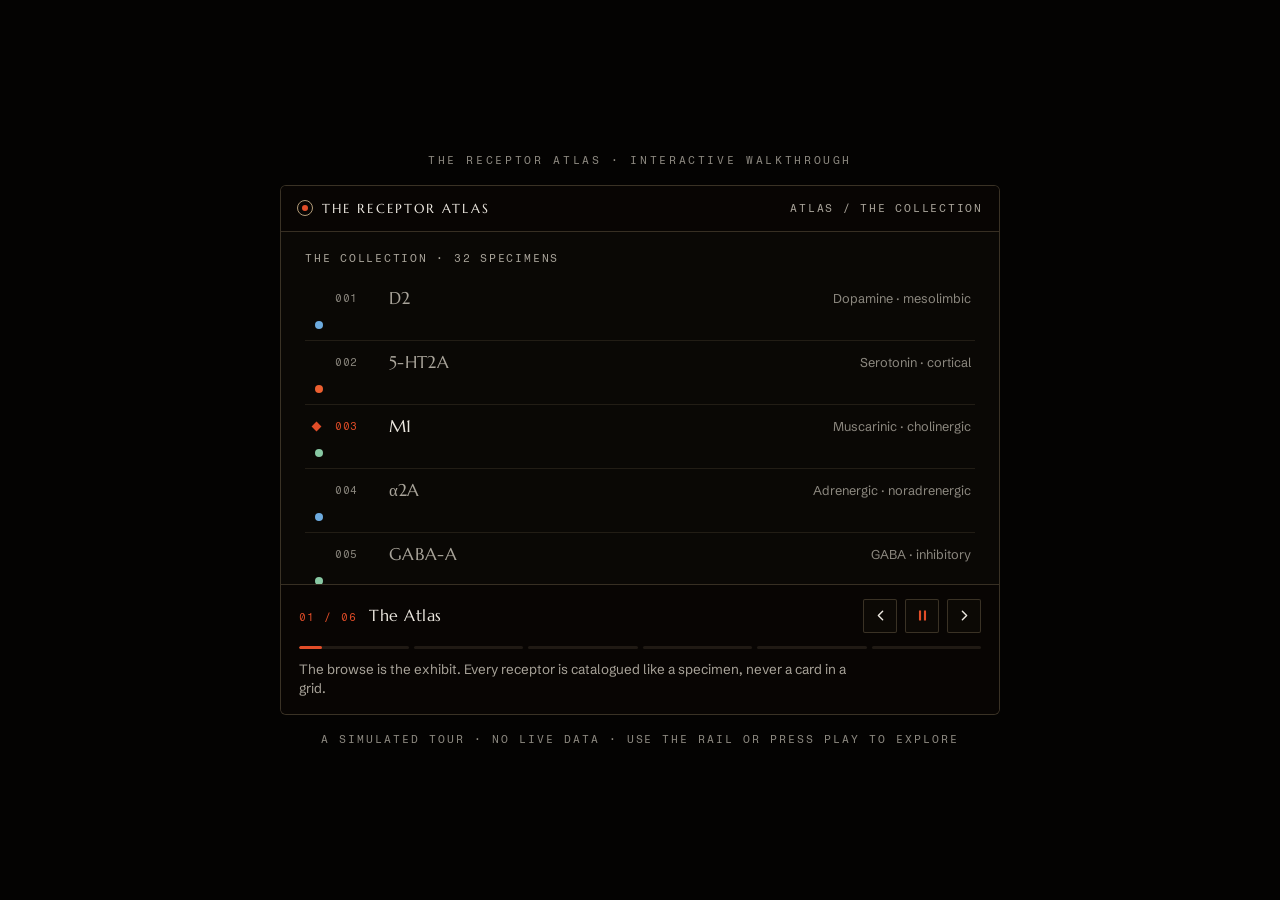
<file: receptor-atlas-demo.html>
<!DOCTYPE html>
<html lang="en">
<head>
<meta charset="UTF-8">
<meta name="viewport" content="width=device-width, initial-scale=1.0">
<meta name="color-scheme" content="dark">
<title>The Receptor Atlas · Interactive Walkthrough</title>
<link rel="preconnect" href="https://fonts.googleapis.com">
<link rel="preconnect" href="https://fonts.gstatic.com" crossorigin>
<link href="https://fonts.googleapis.com/css2?family=Fragment+Mono&family=Marcellus&family=Schibsted+Grotesk:wght@400;500&display=swap" rel="stylesheet">
<link rel="stylesheet" href="assets/tokens.css">
<link rel="stylesheet" href="assets/base.css">
<style>
*{box-sizing:border-box;margin:0;padding:0}
body{background:oklch(10% 0.008 75);color:var(--bone);font-family:var(--body);min-height:100vh;display:flex;flex-direction:column;align-items:center;justify-content:center;gap:18px;padding:30px 16px;overflow-x:hidden;-webkit-font-smoothing:antialiased}
.page-head{font-family:var(--mono);font-size:var(--lbl);letter-spacing:.24em;text-transform:uppercase;color:var(--bone-faint);text-align:center}
/* Was .58rem at 46% lightness: 9.3px and 2.88:1, under both the label type floor
   and WCAG AA. It is the one line telling the reader the tour is simulated, so it
   has to be legible. */
.page-foot{font-family:var(--mono);font-size:var(--lbl);letter-spacing:.18em;text-transform:uppercase;color:var(--bone-faint);text-align:center}
.sr-only{position:absolute;width:1px;height:1px;padding:0;margin:-1px;overflow:hidden;clip:rect(0,0,0,0);border:0}
.rc-ic{width:1em;height:1em;display:inline-block;vertical-align:-.14em;flex:none}
.rc-demo{max-width:720px;width:100%}
.rc-frame{background:var(--wall-recess);border:1px solid var(--brass-line);border-radius:6px;overflow:hidden}
/* --wall is this page's own repaint channel: each step below overrides it to
   tint the wall behind the walkthrough. It defaults to the shared vault tone. */
.rc-screen{position:relative;--wall:var(--wall-vault);background:var(--wall);transition:background-color .85s var(--ease)}
.rc-screen[data-step="1"]{--wall:oklch(13.5% 0.01 75)}
.rc-screen[data-step="2"]{--wall:oklch(18.5% 0.027 155)}
.rc-screen[data-step="3"]{--wall:oklch(16.5% 0.012 75)}
.rc-screen[data-step="4"]{--wall:oklch(16.5% 0.012 75)}
.rc-screen[data-step="5"]{--wall:oklch(16.5% 0.012 75)}
.rc-screen[data-step="6"]{--wall:oklch(19% 0.03 250)}
.rc-lintel{display:flex;align-items:center;justify-content:space-between;height:46px;padding:0 16px;background:oklch(12% 0.011 75);border-bottom:1px solid var(--brass-line)}
.rc-brand{display:inline-flex;align-items:center;gap:9px}
.rc-aperture{width:16px;height:16px;border:1px solid var(--brass);border-radius:50%;position:relative;flex:none}
.rc-aperture::after{content:"";position:absolute;inset:4px;border-radius:50%;background:var(--vermilion)}
.rc-wordmark{font-family:var(--display);font-size:.82rem;letter-spacing:.16em;text-transform:uppercase;color:var(--bone)}
.rc-crumb{font-family:var(--mono);font-size:var(--lbl);letter-spacing:.16em;text-transform:uppercase;color:var(--bone-dim);white-space:nowrap;overflow:hidden;text-overflow:ellipsis;max-width:55%}
.rc-stage{position:relative;height:352px;overflow:hidden}
.rc-panel{position:absolute;inset:0;padding:20px 24px;opacity:0;visibility:hidden;transform:translateY(12px);transition:opacity .55s var(--ease),transform .55s var(--ease),visibility .55s}
.rc-panel.is-active{opacity:1;visibility:visible;transform:none}
.rc-eyebrow{font-family:var(--mono);font-size:.6875rem;letter-spacing:.16em;text-transform:uppercase;color:var(--bone-dim);margin-bottom:12px}
.rc-gallery{list-style:none}
.rc-spec{display:grid;grid-template-columns:14px 42px 1fr auto;align-items:center;gap:12px;padding:11px 4px;border-bottom:1px solid var(--brass-faint)}
.rc-pin{width:7px;height:7px;rotate:45deg;background:transparent;justify-self:center}
.rc-no{font-family:var(--mono);font-size:.7rem;color:var(--bone-faint);letter-spacing:.06em}
.rc-nm{font-family:var(--display);font-size:1.05rem;letter-spacing:.02em;color:var(--bone-dim)}
.rc-sys{font-size:.8rem;color:var(--bone-faint)}
.rc-dot{width:8px;height:8px;border-radius:50%;justify-self:end}
.dot-green{background:var(--action-agonist)}.dot-red{background:var(--action-antagonist)}.dot-blue{background:var(--action-reuptake-inhibitor)}
.rc-spec.is-sel .rc-pin{background:var(--vermilion)}
.rc-spec.is-sel .rc-nm{color:var(--bone)}
.rc-spec.is-sel .rc-no{color:var(--vermilion)}
.rc-two{display:grid;grid-template-columns:168px 1fr;gap:22px;height:100%}
.rc-engrave{display:flex;flex-direction:column;align-items:center;justify-content:center;border-right:1px solid var(--brass-faint);padding-right:8px}
.rc-fig{width:150px;height:150px}
.rc-fig .hx{fill:none;stroke:var(--bone-dim);stroke-width:5;stroke-linecap:round;stroke-dasharray:1;stroke-dashoffset:0}
.rc-fig .mem{fill:none;stroke:var(--brass);stroke-width:1.4;opacity:.55;stroke-dasharray:1;stroke-dashoffset:0}
.rc-fig .conn{fill:none;stroke:var(--bone-faint);stroke-width:1.2;stroke-dasharray:2 2}
.rc-fig .lig{fill:var(--vermilion)}
.rc-fig-cap{font-family:var(--mono);font-size:var(--lbl);letter-spacing:.14em;text-transform:uppercase;color:var(--bone-faint);margin-top:10px}
.rc-detail{min-width:0;display:flex;flex-direction:column}
.rc-spec-title{font-family:var(--display);font-size:2.1rem;line-height:1;letter-spacing:.02em;color:var(--bone)}
.rc-spec-sub{font-size:.85rem;color:var(--bone-dim);margin:4px 0 14px}
.rc-prose{font-size:.86rem;line-height:1.5;color:var(--bone);margin:0 0 14px;max-width:60ch}
.rc-prose sub{font-size:.7em}
.rc-chips{display:flex;flex-wrap:wrap;gap:7px;margin-bottom:16px}
.rc-chip{font-family:var(--mono);font-size:var(--lbl);letter-spacing:.08em;text-transform:uppercase;padding:5px 9px;border-radius:2px;background:var(--wall-recess);border:1px solid var(--brass-faint)}
.chip-ag{color:var(--action-agonist);border-color:color-mix(in oklch, var(--action-agonist) 40%, transparent)}
.chip-an{color:var(--action-antagonist);border-color:color-mix(in oklch, var(--action-antagonist) 40%, transparent)}
.rc-cite-row{display:flex;align-items:center;gap:10px;font-size:.82rem;color:var(--bone-dim);flex-wrap:wrap}
.rc-cite-row b{color:var(--bone);font-weight:500}
.rc-stat{display:inline-flex;align-items:center;gap:4px;font-family:var(--mono);font-size:var(--lbl);letter-spacing:.1em;text-transform:uppercase;padding:3px 7px;border-radius:2px}
.rc-stat .rc-ic{width:12px;height:12px}
.stat-verified{color:var(--action-agonist);border:1px solid color-mix(in oklch, var(--action-agonist) 40%, transparent)}
.rc-desk{display:grid;grid-template-columns:1fr 1fr;gap:18px;height:100%}
.rc-col{min-width:0;display:flex;flex-direction:column;gap:12px;transition:opacity .5s var(--ease)}
.rc-col.rc-dimmed{opacity:.32}
.rc-field{background:var(--wall-recess);border:1px solid var(--brass-faint);border-radius:3px;padding:11px 13px}
.rc-field label{display:block;font-family:var(--mono);font-size:var(--lbl);letter-spacing:.14em;text-transform:uppercase;color:var(--bone-faint);margin-bottom:6px}
.rc-val{font-size:.86rem;line-height:1.5;color:var(--bone)}
.rc-field.is-editing{border-color:var(--brass)}
.rc-add{background:oklch(64% 0.19 35/.16);border-radius:2px;padding:0 2px}
.rc-caret{display:inline-block;width:2px;height:1em;background:var(--vermilion);vertical-align:-2px;margin-left:1px}
.rc-saved{display:inline-flex;align-items:center;gap:6px;font-family:var(--mono);font-size:var(--lbl);letter-spacing:.1em;text-transform:uppercase;color:var(--action-agonist)}
.rc-saved .rc-ic{width:13px;height:13px}
.rc-src{display:flex;align-items:center;gap:9px;background:var(--wall-recess);border:1px solid var(--brass-faint);border-radius:3px;padding:10px 12px;font-size:.82rem;color:var(--bone)}
.rc-src b{font-weight:500}
.rc-src.dim{color:var(--bone-dim);opacity:.7}
.rc-src .rc-stat{margin-left:auto}
.rc-kind{margin-left:auto;font-family:var(--mono);font-size:var(--lbl);letter-spacing:.12em;text-transform:uppercase;color:var(--bone-faint)}
.rc-star{color:var(--vermilion);display:inline-flex}
.rc-star .rc-ic{width:15px;height:15px}
.rc-track{display:flex;align-items:center;gap:8px;padding:4px 0}
.rc-node{font-family:var(--mono);font-size:var(--lbl);letter-spacing:.08em;text-transform:uppercase;padding:5px 8px;border-radius:2px;border:1px solid}
.rc-node.n1{color:var(--bone-faint);border-color:var(--brass-faint)}
.rc-node.n2{color:var(--brass);border-color:var(--brass-line)}
.rc-node.n3{color:var(--action-agonist);border-color:color-mix(in oklch, var(--action-agonist) 50%, transparent);background:color-mix(in oklch, var(--action-agonist) 8%, transparent)}
.rc-arrow{width:15px;height:15px;color:var(--bone-faint)}
.rc-checks{list-style:none;margin:0 0 16px;display:grid;grid-template-columns:1fr 1fr;gap:9px}
.ck{display:flex;align-items:center;gap:9px;font-size:.9rem;color:var(--bone);background:var(--wall-recess);border:1px solid var(--brass-faint);border-radius:3px;padding:10px 12px}
.ck .rc-ic{color:var(--action-agonist);width:15px;height:15px}
.rc-mastery{margin-bottom:16px}
.rc-mastery-head{display:flex;justify-content:space-between;font-family:var(--mono);font-size:var(--lbl);letter-spacing:.14em;text-transform:uppercase;color:var(--bone-dim);margin-bottom:7px}
.rc-bar{height:5px;background:var(--wall-recess);border-radius:3px;overflow:hidden}
.rc-bar-fill{height:100%;width:100%;background:var(--action-agonist);border-radius:3px;transform:scaleX(1);transform-origin:left}
.rc-drift{display:flex;align-items:center;gap:10px;font-size:.82rem;color:var(--bone-dim)}
.rc-drift-old{text-decoration:line-through;color:var(--bone-faint)}
.rc-drift-new{display:inline-flex;align-items:center;gap:5px;color:var(--action-agonist)}
.rc-drift-new .rc-ic{width:13px;height:13px}
.rc-console{padding:14px 18px 16px;border-top:1px solid var(--brass-line);background:oklch(12% 0.011 75)}
.rc-console-top{display:flex;align-items:center;justify-content:space-between;margin-bottom:13px}
.rc-meta{display:flex;align-items:baseline;gap:12px;min-width:0}
.rc-counter{font-family:var(--mono);font-size:var(--lbl);letter-spacing:.12em;color:var(--vermilion)}
.rc-title{font-family:var(--display);font-size:1.02rem;letter-spacing:.03em;color:var(--bone);white-space:nowrap;overflow:hidden;text-overflow:ellipsis}
.rc-controls{display:flex;gap:8px;flex:none}
.rc-btn{display:inline-flex;align-items:center;justify-content:center;width:34px;height:34px;background:var(--wall-recess);border:1px solid var(--brass-line);border-radius:2px;color:var(--bone);cursor:pointer;font-size:17px;transition:border-color .25s var(--ease),color .25s var(--ease),transform .1s}
.rc-btn:hover{border-color:var(--brass);color:var(--vermilion)}
.rc-btn:active{transform:scale(.94)}
.rc-btn:focus-visible{outline:1px solid var(--brass);outline-offset:2px}
.rc-play{color:var(--vermilion)}
.rc-progress{display:flex;gap:5px;margin-bottom:11px}
.rc-tick{flex:1;height:3px;padding:0;border:0;background:var(--brass-faint);border-radius:2px;overflow:hidden;cursor:pointer}
.rc-tick.is-done{background:oklch(64% 0.19 35/.45)}
.rc-tick:focus-visible{outline:1px solid var(--brass);outline-offset:3px}
.rc-tick-fill{display:block;height:100%;width:0;background:var(--vermilion);border-radius:2px}
.rc-caption{font-size:.84rem;line-height:1.45;color:var(--bone-dim);min-height:2.5em;max-width:70ch}
::selection{background:var(--vermilion);color:oklch(14% 0.01 75)}
@keyframes rc-rise{from{opacity:0;transform:translateY(11px)}}
@keyframes rc-pop{from{opacity:0;transform:scale(.82)}}
@keyframes rc-draw{from{stroke-dashoffset:1}}
@keyframes rc-bar{from{transform:scaleX(0)}}
@keyframes rc-node{from{opacity:.25;transform:scale(.86)}}
@keyframes rc-star{from{opacity:0;transform:scale(.5);color:var(--bone-faint)}}
@keyframes rc-hl{0%{background:oklch(64% 0.19 35/0)}40%{background:oklch(64% 0.19 35/.32)}}
@keyframes rc-blink{50%{opacity:0}}
.rc-panel.is-live .rc-spec{animation:rc-rise .5s var(--ease) both;animation-delay:calc(var(--d,0)*70ms)}
.rc-panel.is-live .hx{animation:rc-draw .55s var(--ease) both;animation-delay:calc(.12s + var(--d,0)*80ms)}
.rc-panel.is-live .mem{animation:rc-draw .6s var(--ease) both}
.rc-panel.is-live .lig{animation:rc-pop .5s var(--ease) both;animation-delay:.72s}
.rc-panel.is-live .rc-spec-title{animation:rc-rise .55s var(--ease) both}
.rc-panel.is-live .rc-spec-sub{animation:rc-rise .55s var(--ease) both;animation-delay:.07s}
.rc-panel.is-live .rc-prose{animation:rc-rise .55s var(--ease) both;animation-delay:.16s}
.rc-panel.is-live .rc-chip{animation:rc-rise .45s var(--ease) both;animation-delay:calc(.26s + var(--d,0)*90ms)}
.rc-panel.is-live .rc-cite-row{animation:rc-rise .5s var(--ease) both;animation-delay:.62s}
.rc-panel.is-live .rc-col{animation:rc-rise .5s var(--ease) both;animation-delay:calc(var(--d,0)*120ms)}
.rc-panel.is-live .rc-add{animation:rc-hl 1.1s var(--ease) both;animation-delay:.35s}
.rc-panel.is-live .rc-caret{animation:rc-blink .9s steps(1) infinite;animation-delay:.35s}
.rc-panel.is-live .rc-saved{animation:rc-rise .5s var(--ease) both;animation-delay:1.35s}
.rc-panel.is-live .rc-attaching{animation:rc-rise .5s var(--ease) both}
.rc-panel.is-live .rc-node{animation:rc-node .5s var(--ease) both;animation-delay:calc(.25s + var(--d,0)*.55s)}
.rc-panel.is-live .rc-star{animation:rc-star .55s var(--ease) both;animation-delay:1.55s}
.rc-panel.is-live .ck{animation:rc-pop .45s var(--ease) both;animation-delay:calc(var(--d,0)*.3s)}
.rc-panel.is-live .rc-bar-fill{animation:rc-bar 1.1s var(--ease) both;animation-delay:.55s}
.rc-panel.is-live .rc-drift-new{animation:rc-rise .5s var(--ease) both;animation-delay:1.35s}
@media (max-width:560px){.rc-two{grid-template-columns:1fr;gap:12px}.rc-engrave{border-right:0;border-bottom:1px solid var(--brass-faint);padding:0 0 10px}.rc-fig{width:108px;height:108px}.rc-stage{height:400px}}
@media (prefers-reduced-motion:reduce){.rc-demo *{animation:none!important;transition:none!important}}
</style>
</head>
<body>
<div class="page-head">The Receptor Atlas · interactive walkthrough</div>

<section class="rc-demo" id="rcDemo">
<h2 class="sr-only">Interactive walkthrough of the Receptor Atlas: browsing the specimen gallery, opening a receptor, editing content at the Conservator's Desk, managing citations, and reviewing for drift, with play, next, and previous controls.</h2>
<div class="rc-frame">
<div class="rc-screen" data-step="1">
<div class="rc-lintel">
<span class="rc-brand"><span class="rc-aperture"></span><span class="rc-wordmark">The Receptor Atlas</span></span>
<span class="rc-crumb">Atlas / the collection</span>
</div>
<div class="rc-stage">

<article class="rc-panel" data-panel="1">
<div class="rc-eyebrow">The collection · 32 specimens</div>
<ul class="rc-gallery">
<li class="rc-spec" style="--d:0"><span class="rc-pin"></span><span class="rc-no">001</span><span class="rc-nm">D2</span><span class="rc-sys">Dopamine · mesolimbic</span><span class="rc-dot dot-blue"></span></li>
<li class="rc-spec" style="--d:1"><span class="rc-pin"></span><span class="rc-no">002</span><span class="rc-nm">5-HT2A</span><span class="rc-sys">Serotonin · cortical</span><span class="rc-dot dot-red"></span></li>
<li class="rc-spec is-sel" style="--d:2"><span class="rc-pin"></span><span class="rc-no">003</span><span class="rc-nm">M1</span><span class="rc-sys">Muscarinic · cholinergic</span><span class="rc-dot dot-green"></span></li>
<li class="rc-spec" style="--d:3"><span class="rc-pin"></span><span class="rc-no">004</span><span class="rc-nm">α2A</span><span class="rc-sys">Adrenergic · noradrenergic</span><span class="rc-dot dot-blue"></span></li>
<li class="rc-spec" style="--d:4"><span class="rc-pin"></span><span class="rc-no">005</span><span class="rc-nm">GABA-A</span><span class="rc-sys">GABA · inhibitory</span><span class="rc-dot dot-green"></span></li>
<li class="rc-spec" style="--d:5"><span class="rc-pin"></span><span class="rc-no">006</span><span class="rc-nm">H1</span><span class="rc-sys">Histamine · sedation</span><span class="rc-dot dot-red"></span></li>
</ul>
</article>

<article class="rc-panel" data-panel="2">
<div class="rc-two">
<div class="rc-engrave">
<svg class="rc-fig" viewBox="0 0 150 150" aria-hidden="true">
<path class="mem" pathLength="1" d="M30 52 L120 52"/>
<path class="mem" pathLength="1" d="M30 102 L120 102"/>
<path class="hx" style="--d:0" pathLength="1" d="M40 58 L40 96"/>
<path class="hx" style="--d:1" pathLength="1" d="M53 58 L53 96"/>
<path class="hx" style="--d:2" pathLength="1" d="M66 58 L66 96"/>
<path class="hx" style="--d:3" pathLength="1" d="M79 58 L79 96"/>
<path class="hx" style="--d:4" pathLength="1" d="M92 58 L92 96"/>
<path class="hx" style="--d:5" pathLength="1" d="M105 58 L105 96"/>
<path class="hx" style="--d:6" pathLength="1" d="M118 58 L118 96"/>
<path class="conn" d="M79 46 L79 58"/>
<circle class="lig" cx="79" cy="40" r="6"/>
</svg>
<div class="rc-fig-cap">M1 · 7TM · Gq-coupled</div>
</div>
<div class="rc-detail">
<div class="rc-spec-title">M1</div>
<div class="rc-spec-sub">Muscarinic acetylcholine receptor</div>
<div class="rc-eyebrow">Mechanism</div>
<p class="rc-prose">Gq-coupled; activation raises IP<sub>3</sub> and DAG and closes M-currents, slowing accommodation and sharpening cortical signal.</p>
<div class="rc-eyebrow">Affinity fingerprint</div>
<div class="rc-chips">
<span class="rc-chip chip-an" style="--d:0">Atropine · antag</span>
<span class="rc-chip chip-ag" style="--d:1">Pilocarpine · agon</span>
<span class="rc-chip chip-an" style="--d:2">Scopolamine · antag</span>
</div>
<div class="rc-cite-row"><b>Kruse AC et al.</b> 2014 · Nature<span class="rc-stat stat-verified"><svg aria-hidden="true" class="rc-ic" viewBox="0 0 24 24" fill="none" stroke="currentColor" stroke-width="2.4" stroke-linecap="round" stroke-linejoin="round"><path d="M5 12l4 4 10 -11"/></svg>verified</span></div>
</div>
</div>
</article>

<article class="rc-panel" data-panel="3">
<div class="rc-desk">
<section class="rc-col" style="--d:0">
<div class="rc-eyebrow">Content · M1</div>
<div class="rc-field"><label>Baseline tone</label><div class="rc-val">Low tonic ACh; phasic bursts on attention.</div></div>
<div class="rc-field"><label>Mechanism</label><div class="rc-val">Gq · IP<sub>3</sub>/DAG · M-current closure</div></div>
</section>
<section class="rc-col" style="--d:1">
<div class="rc-eyebrow">Sources</div>
<div class="rc-src"><span class="rc-star"><svg aria-hidden="true" class="rc-ic" viewBox="0 0 24 24" fill="currentColor"><path d="M12 3.2l2.6 5.5 6 .7 -4.4 4.1 1.2 5.9 -5.4 -3 -5.4 3 1.2 -5.9 -4.4 -4.1 6 -.7z"/></svg></span><b>Kruse 2014</b><span class="rc-stat stat-verified">verified</span></div>
<div class="rc-src dim"><b>Stahl 5e · Ch 5</b><span class="rc-kind">book</span></div>
</section>
</div>
</article>

<article class="rc-panel" data-panel="4">
<div class="rc-desk">
<section class="rc-col rc-focus" style="--d:0">
<div class="rc-eyebrow">Content · M1 · editing</div>
<div class="rc-field is-editing"><label>Baseline tone</label><div class="rc-val">Low tonic ACh; phasic bursts on attention<span class="rc-add">, closing M-currents</span><span class="rc-caret"></span></div></div>
<div class="rc-saved"><svg aria-hidden="true" class="rc-ic" viewBox="0 0 24 24" fill="none" stroke="currentColor" stroke-width="2.4" stroke-linecap="round" stroke-linejoin="round"><path d="M5 12l4 4 10 -11"/></svg> Saved · clinical stamped 14:32</div>
</section>
<section class="rc-col rc-dimmed" style="--d:1">
<div class="rc-eyebrow">Sources</div>
<div class="rc-src"><b>Kruse 2014</b><span class="rc-stat stat-verified">verified</span></div>
</section>
</div>
</article>

<article class="rc-panel" data-panel="5">
<div class="rc-desk">
<section class="rc-col rc-dimmed" style="--d:0">
<div class="rc-eyebrow">Content · M1</div>
<div class="rc-field"><label>Baseline tone</label><div class="rc-val">Low tonic ACh; phasic bursts on attention.</div></div>
</section>
<section class="rc-col rc-focus" style="--d:1">
<div class="rc-eyebrow">Sources · attach &amp; verify</div>
<div class="rc-src rc-attaching"><span class="rc-star"><svg aria-hidden="true" class="rc-ic" viewBox="0 0 24 24" fill="currentColor"><path d="M12 3.2l2.6 5.5 6 .7 -4.4 4.1 1.2 5.9 -5.4 -3 -5.4 3 1.2 -5.9 -4.4 -4.1 6 -.7z"/></svg></span><b>Kruse AC et al. 2014</b></div>
<div class="rc-track">
<span class="rc-node n1" style="--d:0">needs source</span>
<svg aria-hidden="true" class="rc-ic rc-arrow" viewBox="0 0 24 24" fill="none" stroke="currentColor" stroke-width="2" stroke-linecap="round" stroke-linejoin="round"><path d="M5 12h13M13 6l6 6 -6 6"/></svg>
<span class="rc-node n2" style="--d:1">provided</span>
<svg aria-hidden="true" class="rc-ic rc-arrow" viewBox="0 0 24 24" fill="none" stroke="currentColor" stroke-width="2" stroke-linecap="round" stroke-linejoin="round"><path d="M5 12h13M13 6l6 6 -6 6"/></svg>
<span class="rc-node n3" style="--d:2">verified</span>
</div>
<div class="rc-src dim"><b>Stahl 5e · Ch 5</b><span class="rc-kind">book · non-primary</span></div>
</section>
</div>
</article>

<article class="rc-panel" data-panel="6">
<div class="rc-eyebrow">Review · M1</div>
<ul class="rc-checks">
<li class="ck" style="--d:0"><svg aria-hidden="true" class="rc-ic" viewBox="0 0 24 24" fill="none" stroke="currentColor" stroke-width="2.4" stroke-linecap="round" stroke-linejoin="round"><path d="M5 12l4 4 10 -11"/></svg> Mechanism</li>
<li class="ck" style="--d:1"><svg aria-hidden="true" class="rc-ic" viewBox="0 0 24 24" fill="none" stroke="currentColor" stroke-width="2.4" stroke-linecap="round" stroke-linejoin="round"><path d="M5 12l4 4 10 -11"/></svg> Affinity</li>
<li class="ck" style="--d:2"><svg aria-hidden="true" class="rc-ic" viewBox="0 0 24 24" fill="none" stroke="currentColor" stroke-width="2.4" stroke-linecap="round" stroke-linejoin="round"><path d="M5 12l4 4 10 -11"/></svg> Clinical</li>
<li class="ck" style="--d:3"><svg aria-hidden="true" class="rc-ic" viewBox="0 0 24 24" fill="none" stroke="currentColor" stroke-width="2.4" stroke-linecap="round" stroke-linejoin="round"><path d="M5 12l4 4 10 -11"/></svg> Citation</li>
</ul>
<div class="rc-mastery">
<div class="rc-mastery-head"><span>Mastery</span><span>4 / 4 checks</span></div>
<div class="rc-bar"><div class="rc-bar-fill"></div></div>
</div>
<div class="rc-drift"><span class="rc-drift-old">1 section drifted</span><svg aria-hidden="true" class="rc-ic rc-arrow" viewBox="0 0 24 24" fill="none" stroke="currentColor" stroke-width="2" stroke-linecap="round" stroke-linejoin="round"><path d="M5 12h13M13 6l6 6 -6 6"/></svg><span class="rc-drift-new"><svg aria-hidden="true" class="rc-ic" viewBox="0 0 24 24" fill="none" stroke="currentColor" stroke-width="2.4" stroke-linecap="round" stroke-linejoin="round"><path d="M5 12l4 4 10 -11"/></svg> review current</span></div>
</article>

</div>
</div>
<div class="rc-console">
<div class="rc-console-top">
<div class="rc-meta"><span class="rc-counter">01 / 06</span><span class="rc-title">The Atlas</span></div>
<div class="rc-controls">
<button class="rc-btn rc-prev" aria-label="Previous step"><svg aria-hidden="true" class="rc-ic" viewBox="0 0 24 24" fill="none" stroke="currentColor" stroke-width="2" stroke-linecap="round" stroke-linejoin="round"><path d="M15 6l-6 6 6 6"/></svg></button>
<button class="rc-btn rc-play" aria-label="Pause"><svg aria-hidden="true" class="rc-ic" viewBox="0 0 24 24" fill="currentColor"><path d="M7 5h3v14h-3zM14 5h3v14h-3z"/></svg></button>
<button class="rc-btn rc-next" aria-label="Next step"><svg aria-hidden="true" class="rc-ic" viewBox="0 0 24 24" fill="none" stroke="currentColor" stroke-width="2" stroke-linecap="round" stroke-linejoin="round"><path d="M9 6l6 6 -6 6"/></svg></button>
</div>
</div>
<div class="rc-progress">
<button class="rc-tick" aria-label="Go to step 1"><span class="rc-tick-fill"></span></button>
<button class="rc-tick" aria-label="Go to step 2"><span class="rc-tick-fill"></span></button>
<button class="rc-tick" aria-label="Go to step 3"><span class="rc-tick-fill"></span></button>
<button class="rc-tick" aria-label="Go to step 4"><span class="rc-tick-fill"></span></button>
<button class="rc-tick" aria-label="Go to step 5"><span class="rc-tick-fill"></span></button>
<button class="rc-tick" aria-label="Go to step 6"><span class="rc-tick-fill"></span></button>
</div>
<p class="rc-caption">The browse is the exhibit. Every receptor is catalogued like a specimen, never a card in a grid.</p>
</div>
</div>
</section>

<div class="page-foot">A simulated tour · no live data · use the rail or press play to explore</div>

<script>
(function(){
var demo=document.getElementById('rcDemo');if(!demo)return;
var screenEl=demo.querySelector('.rc-screen');
var panels=[].slice.call(demo.querySelectorAll('.rc-panel'));
var ticks=[].slice.call(demo.querySelectorAll('.rc-tick'));
var counter=demo.querySelector('.rc-counter');
var titleEl=demo.querySelector('.rc-title');
var caption=demo.querySelector('.rc-caption');
var crumb=demo.querySelector('.rc-crumb');
var playBtn=demo.querySelector('.rc-play');
var N=panels.length;
var reduce=window.matchMedia&&matchMedia('(prefers-reduced-motion:reduce)').matches;
var DUR=5400;
var PLAY='<svg aria-hidden="true" class="rc-ic" viewBox="0 0 24 24" fill="currentColor"><path d="M7 4v16l13 -8z"/></svg>';
var PAUSE='<svg aria-hidden="true" class="rc-ic" viewBox="0 0 24 24" fill="currentColor"><path d="M7 5h3v14h-3zM14 5h3v14h-3z"/></svg>';
var STEPS=[
{t:"The Atlas",crumb:"Atlas / the collection",c:"The browse is the exhibit. Every receptor is catalogued like a specimen, never a card in a grid."},
{t:"The Specimen",crumb:"Atlas / M1",c:"One specimen, fully sourced: mechanism, binding fingerprint, clinical role, and citation in a single view."},
{t:"The Conservator’s Desk",crumb:"Desk / M1",c:"Step behind the glass. The Conservator’s Desk is where the collection is curated."},
{t:"Editing Content",crumb:"Desk / M1 / content",c:"Edit any field and it saves at once, timestamping the section so nothing drifts unnoticed."},
{t:"Citations & Verification",crumb:"Desk / M1 / sources",c:"Attach a source, verify it, set it primary. Every claim carries a tracked citation status."},
{t:"Review & Drift",crumb:"Desk / M1 / review",c:"Mark a receptor reviewed: drift flags clear and mastery rises, so the collection stays trustworthy."}
];
var cur=-1,playing=!reduce,rafId=null,segStart=0,segElapsed=0,activeFill=null;
function nowMs(){return (window.performance&&performance.now)?performance.now():Date.now();}
function setIcon(){playBtn.innerHTML=playing?PAUSE:PLAY;playBtn.setAttribute('aria-label',playing?'Pause':'Play');}
function frame(t){var prog=Math.min(1,(segElapsed+(t-segStart))/DUR);if(activeFill)activeFill.style.width=(prog*100).toFixed(2)+'%';if(prog>=1){go(cur+1);return;}rafId=requestAnimationFrame(frame);}
function startTimer(){cancelAnimationFrame(rafId);segElapsed=0;if(playing){segStart=nowMs();rafId=requestAnimationFrame(frame);}}
function pause(){if(!playing)return;playing=false;cancelAnimationFrame(rafId);segElapsed+=nowMs()-segStart;setIcon();}
function resume(){if(playing)return;playing=true;segStart=nowMs();rafId=requestAnimationFrame(frame);setIcon();}
function go(i){
cur=((i%N)+N)%N;
for(var k=0;k<N;k++)panels[k].classList.toggle('is-active',k===cur);
for(var t=0;t<ticks.length;t++){var f=ticks[t].querySelector('.rc-tick-fill');ticks[t].classList.toggle('is-done',t<cur);if(t<cur){f.style.width='100%';}else if(t>cur){f.style.width='0%';}else{f.style.width='0%';activeFill=f;}}
screenEl.setAttribute('data-step',String(cur+1));
var s=STEPS[cur];
counter.textContent=('0'+(cur+1)).slice(-2)+' / 0'+N;
titleEl.textContent=s.t;caption.textContent=s.c;crumb.textContent=s.crumb;
var p=panels[cur];p.classList.remove('is-live');void p.offsetWidth;p.classList.add('is-live');
startTimer();
}
demo.querySelector('.rc-next').addEventListener('click',function(){go(cur+1);});
demo.querySelector('.rc-prev').addEventListener('click',function(){go(cur-1);});
playBtn.addEventListener('click',function(){playing?pause():resume();});
ticks.forEach(function(tk,idx){tk.addEventListener('click',function(){go(idx);});});
setIcon();go(0);
})();
</script>
</body>
</html>
</file>
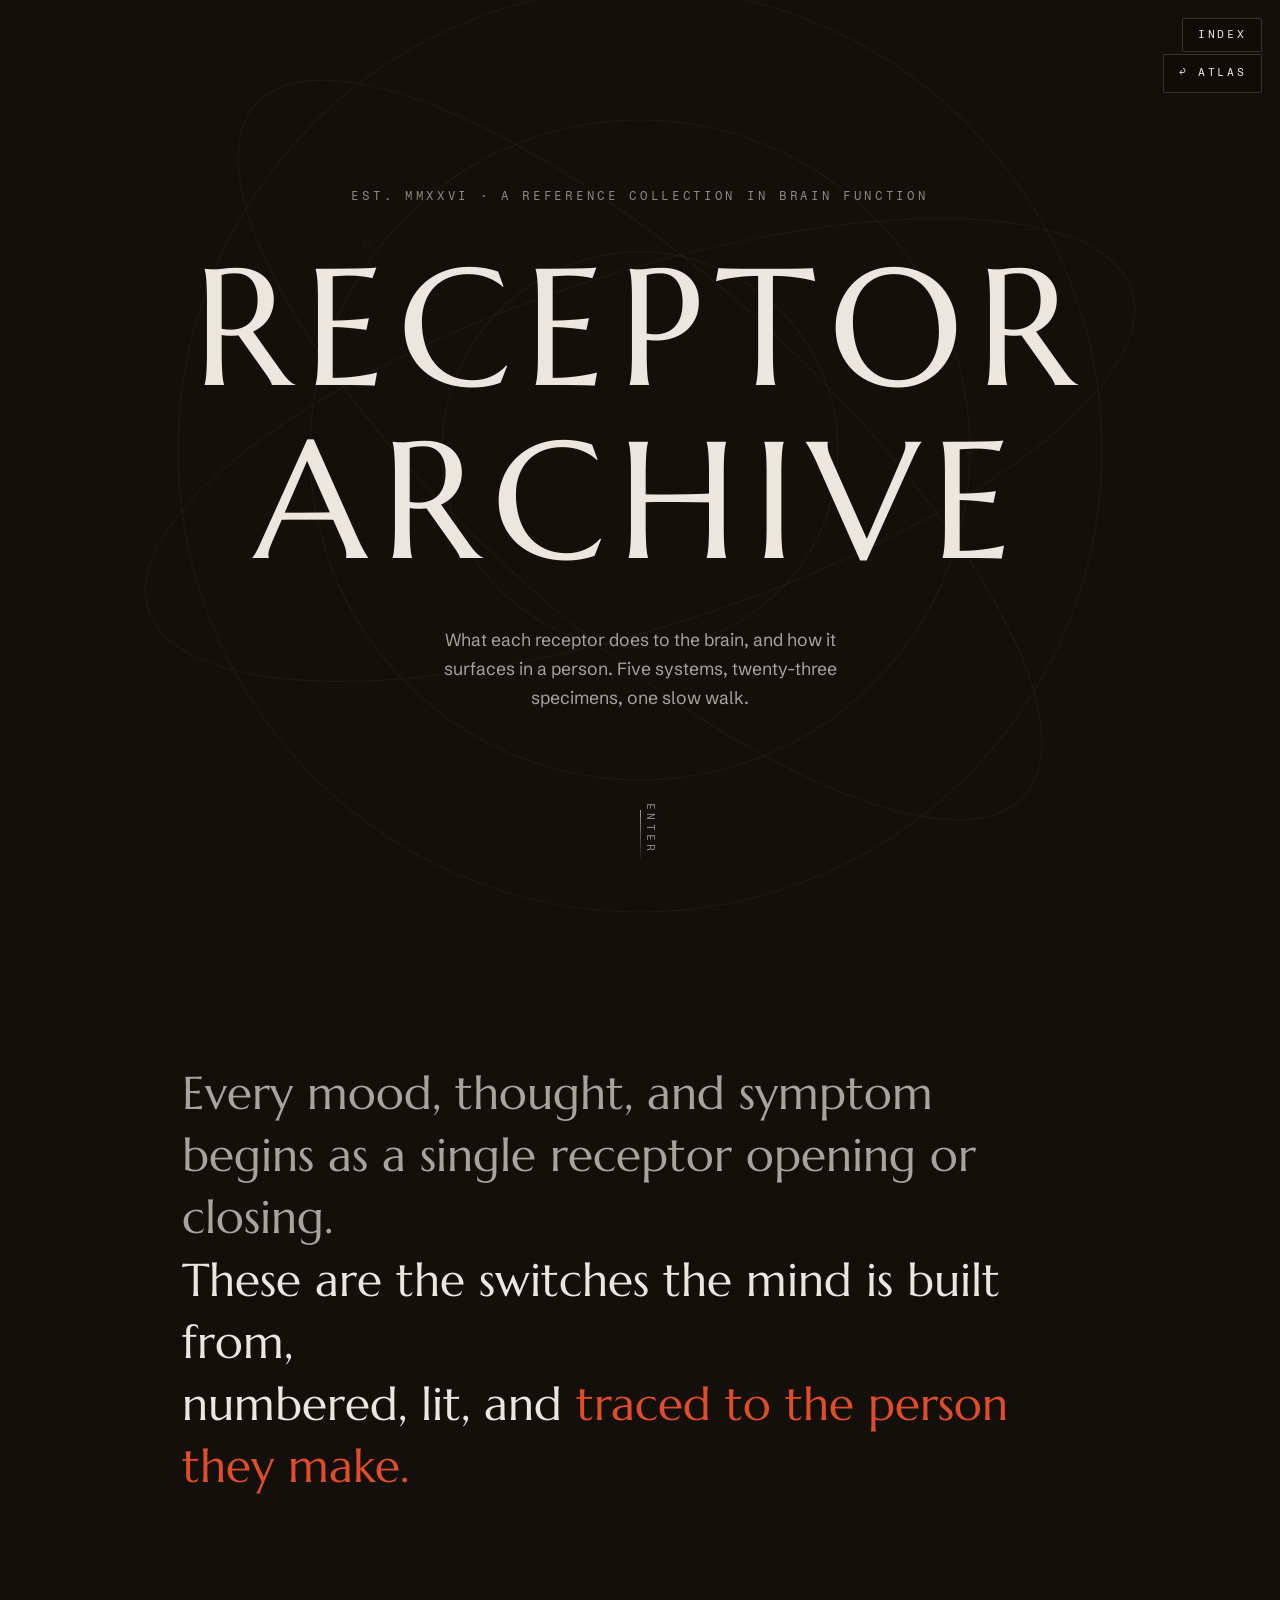
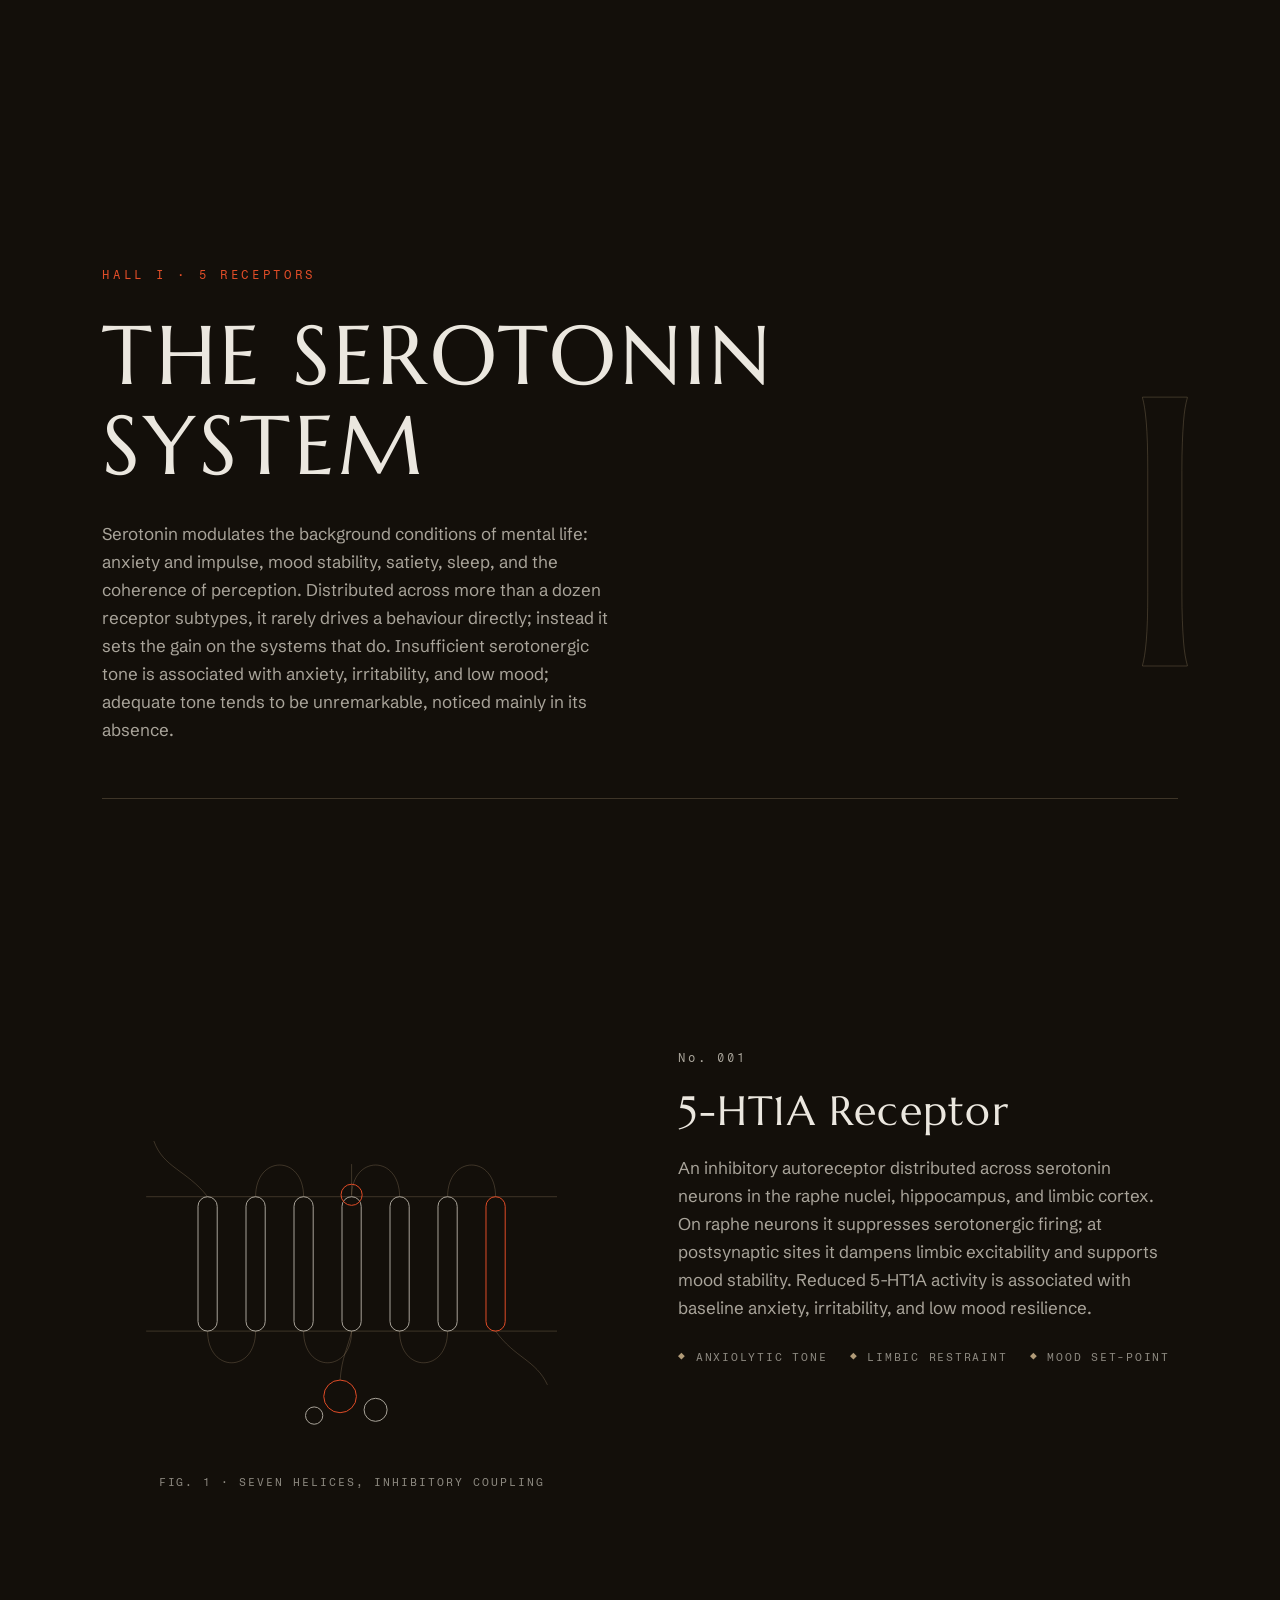
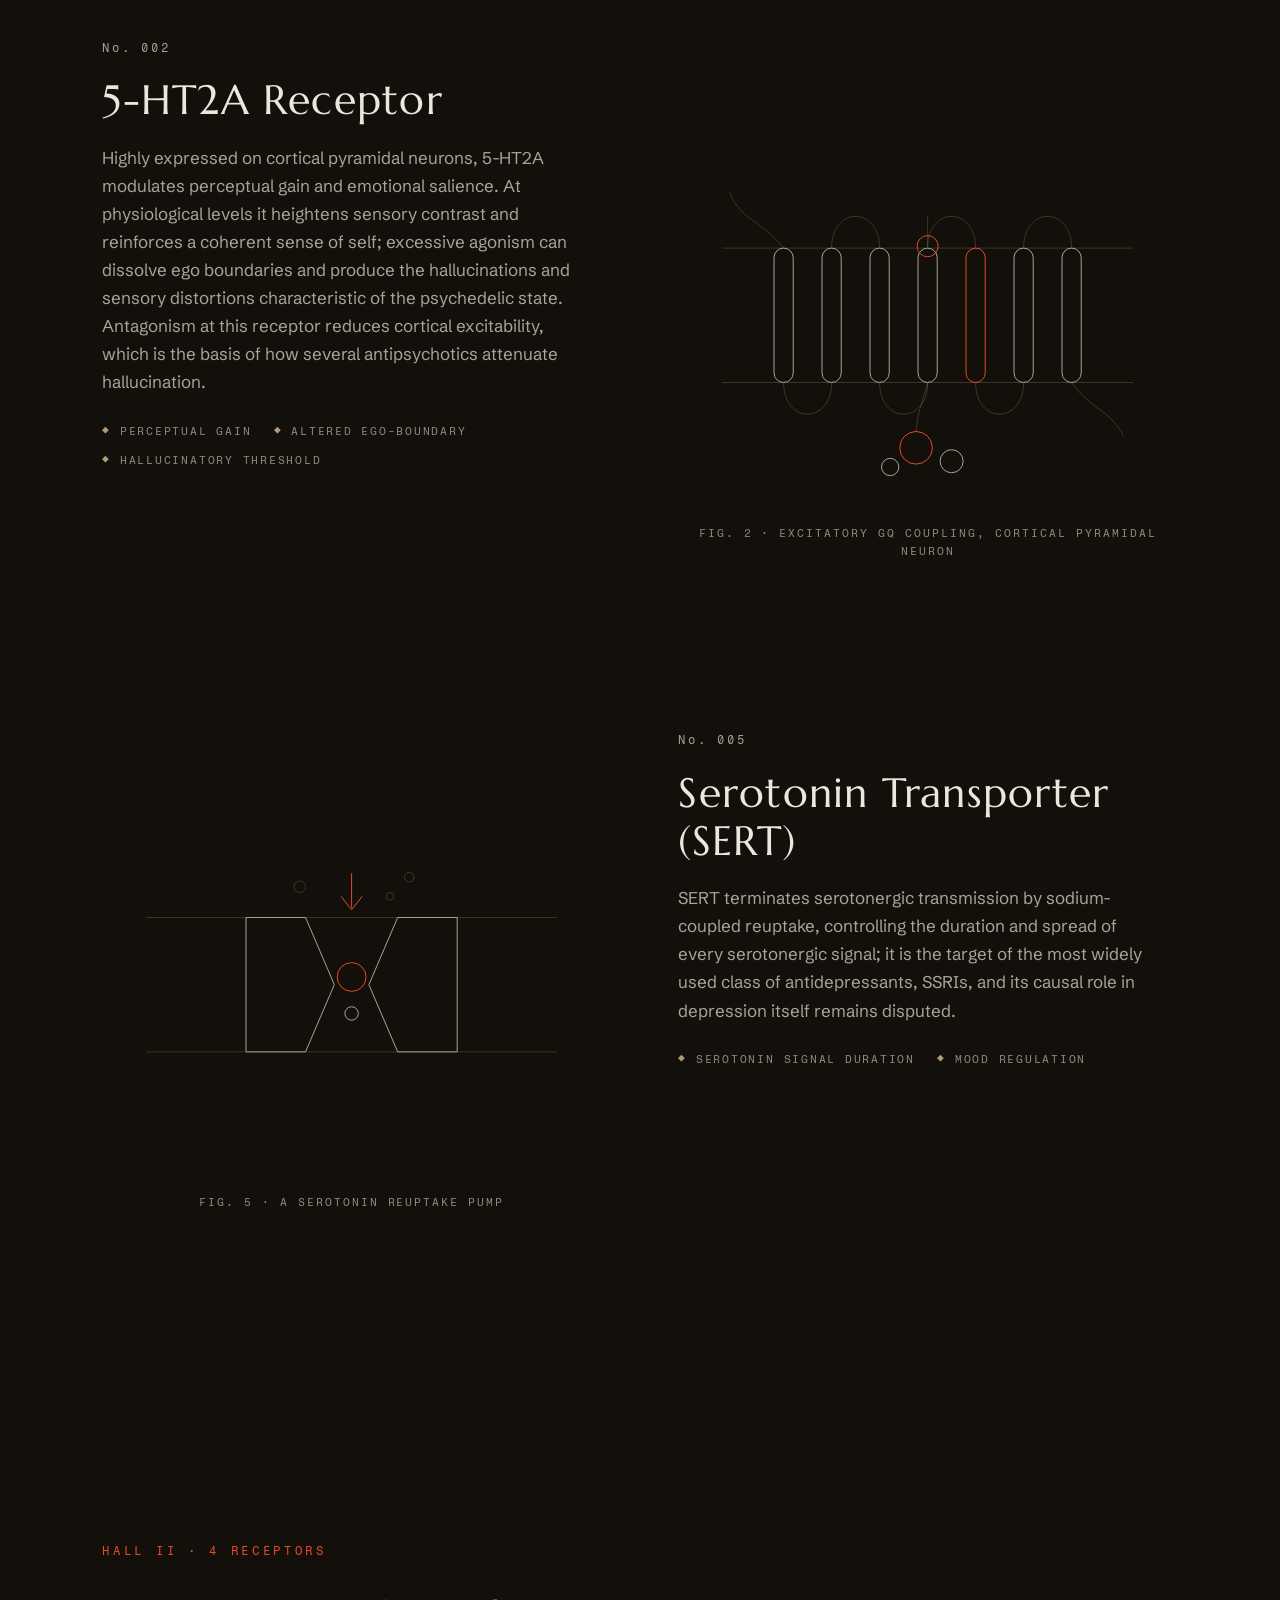
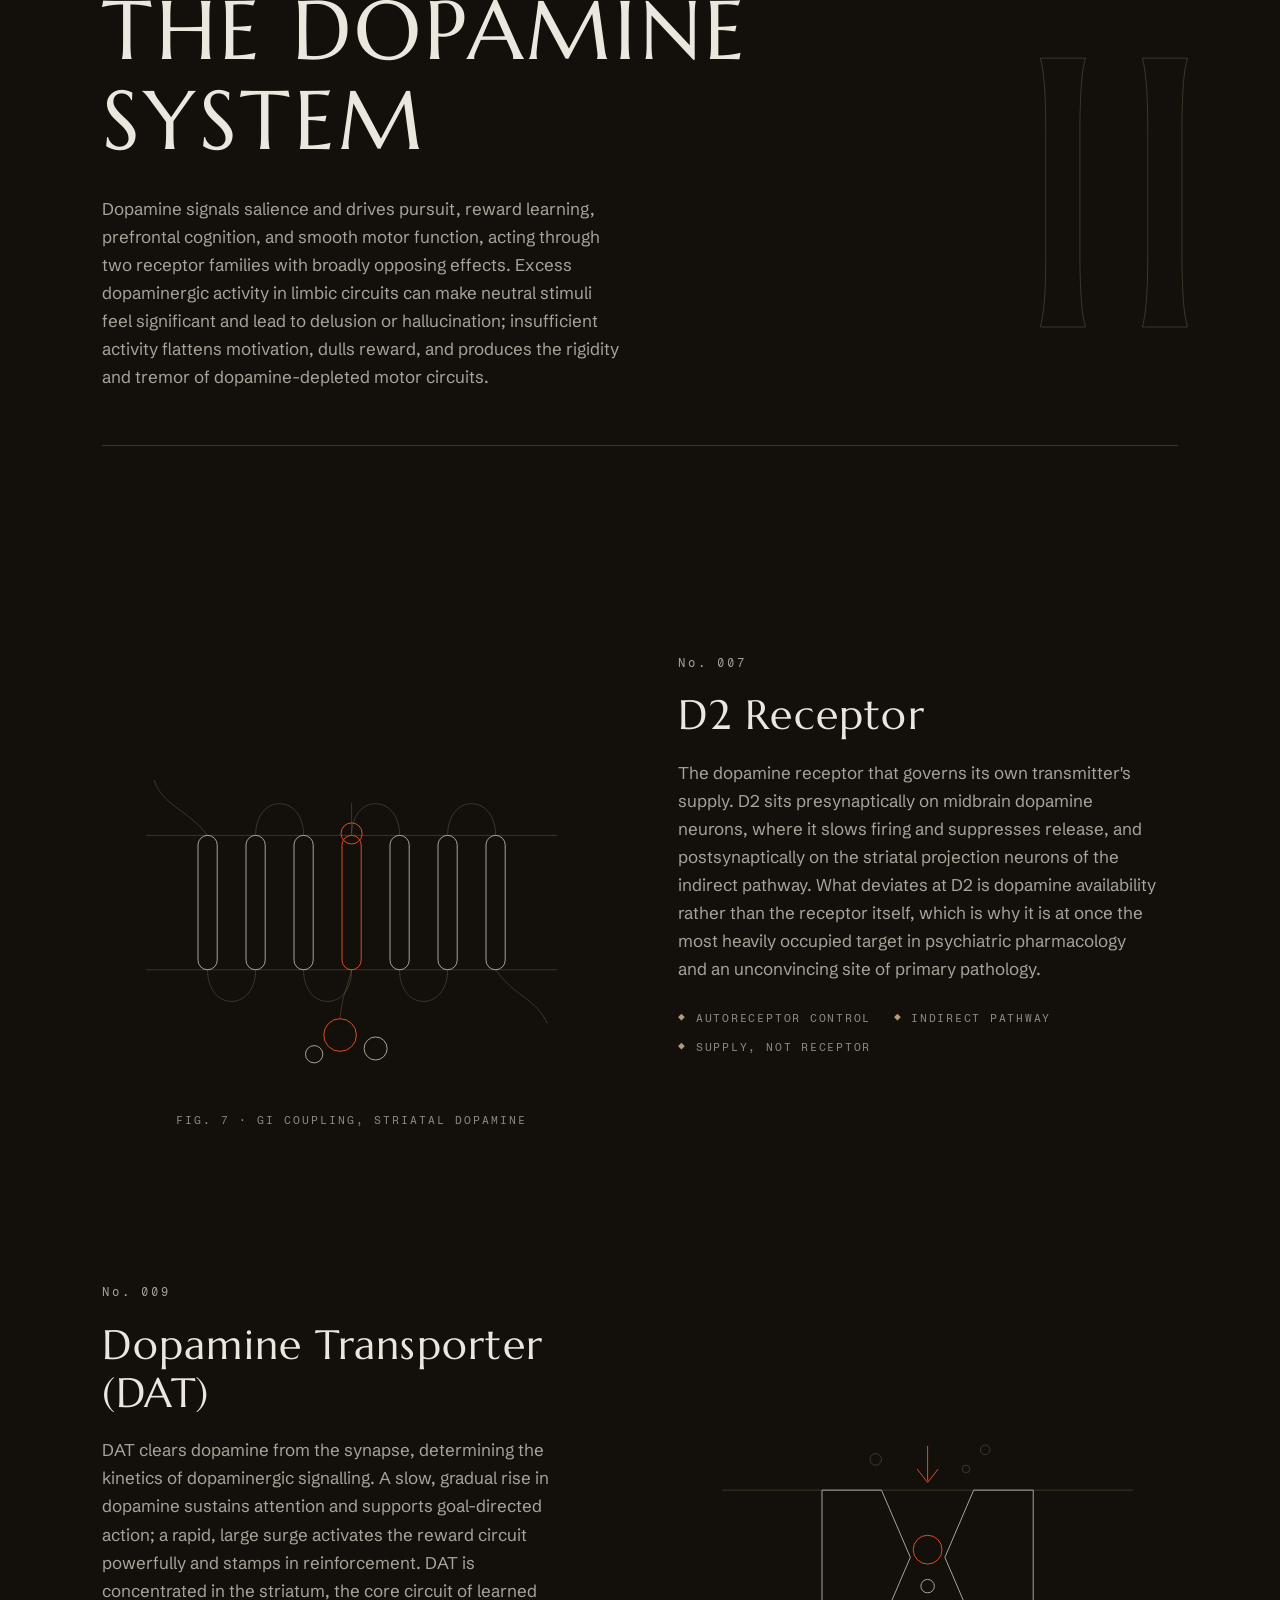
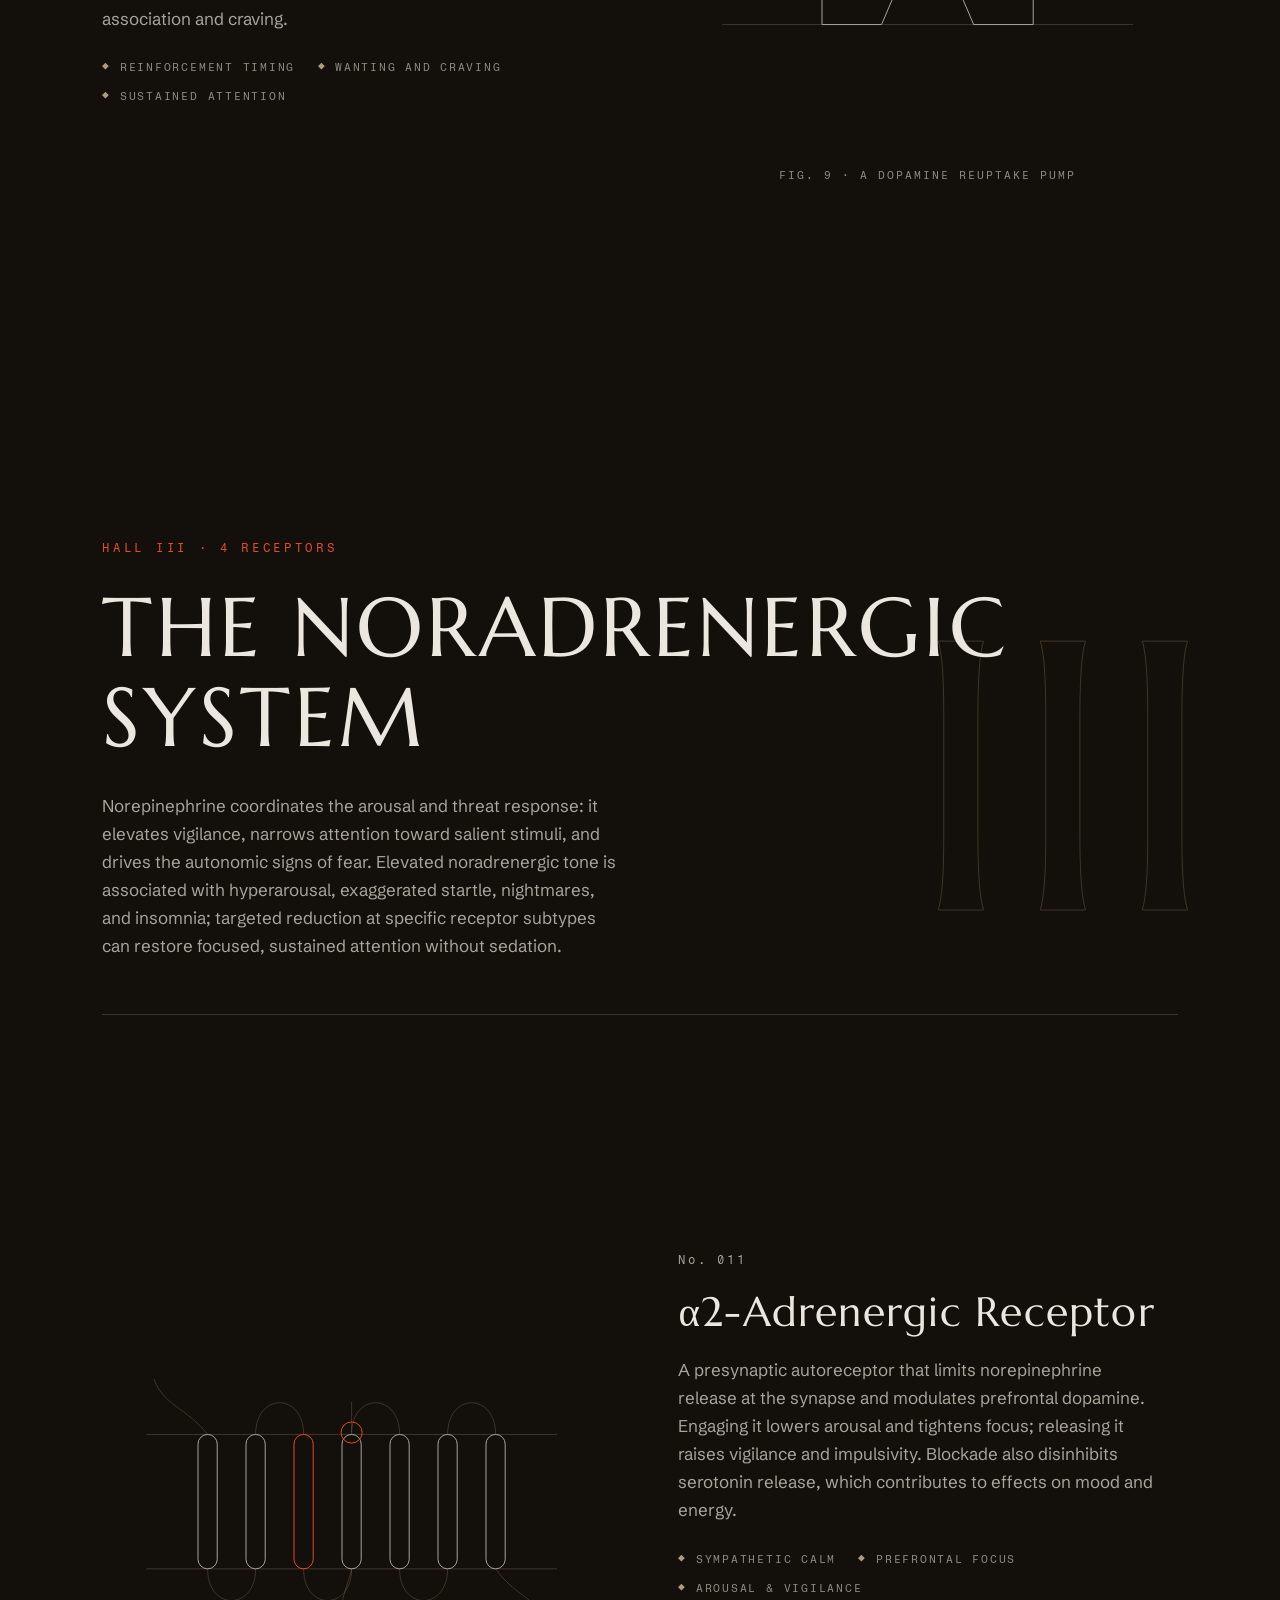
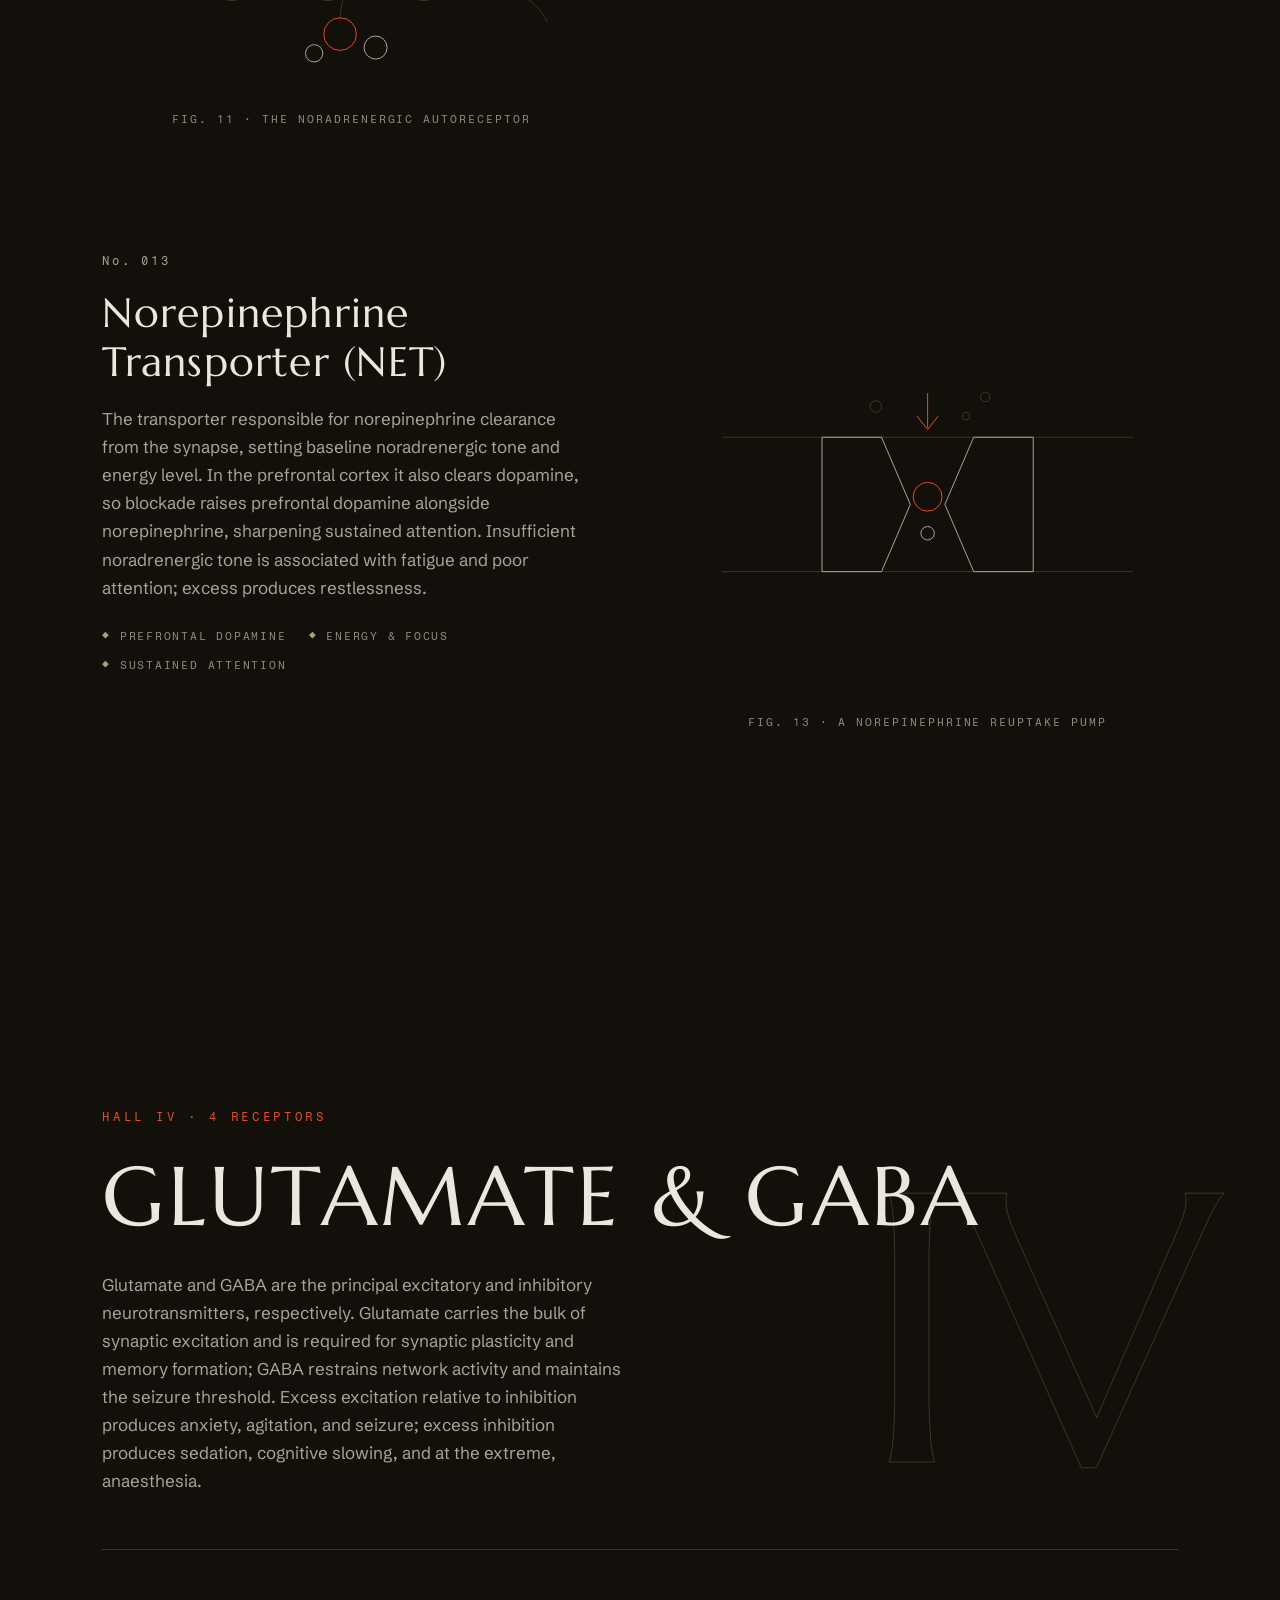
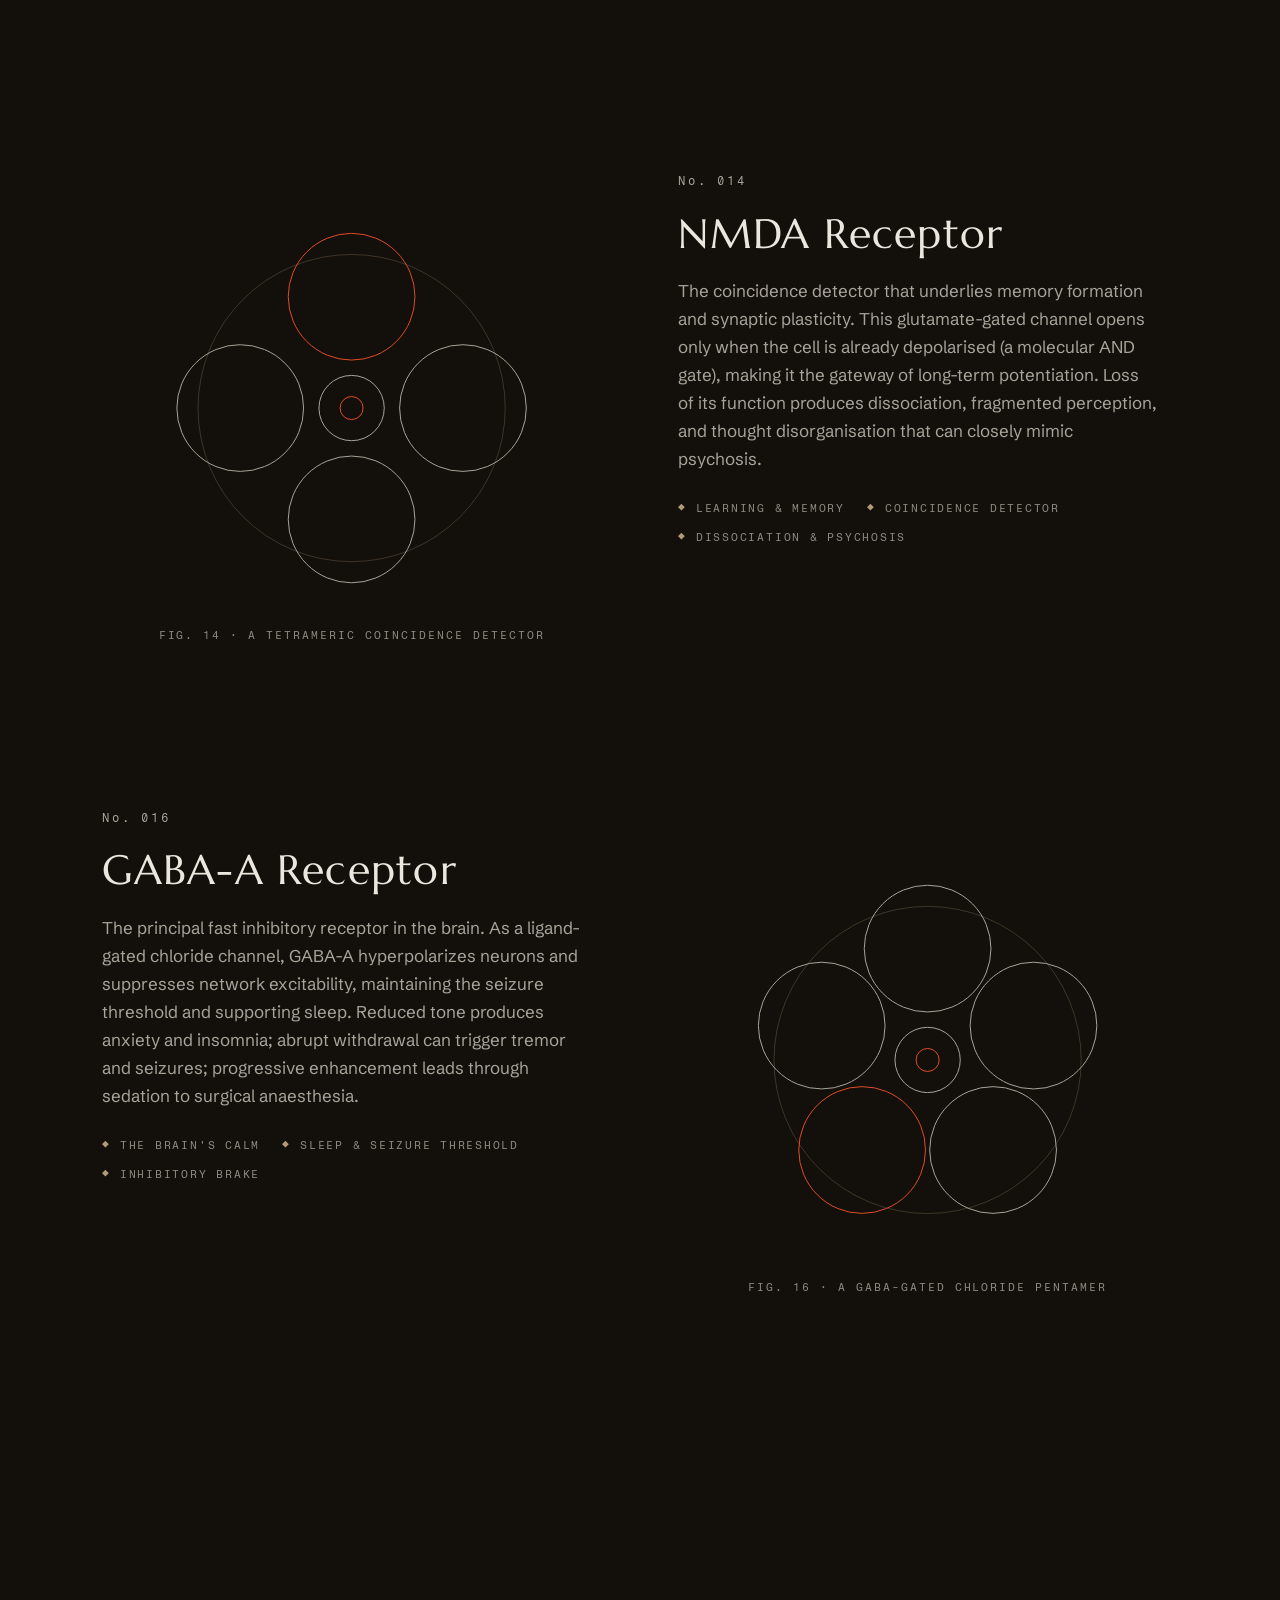
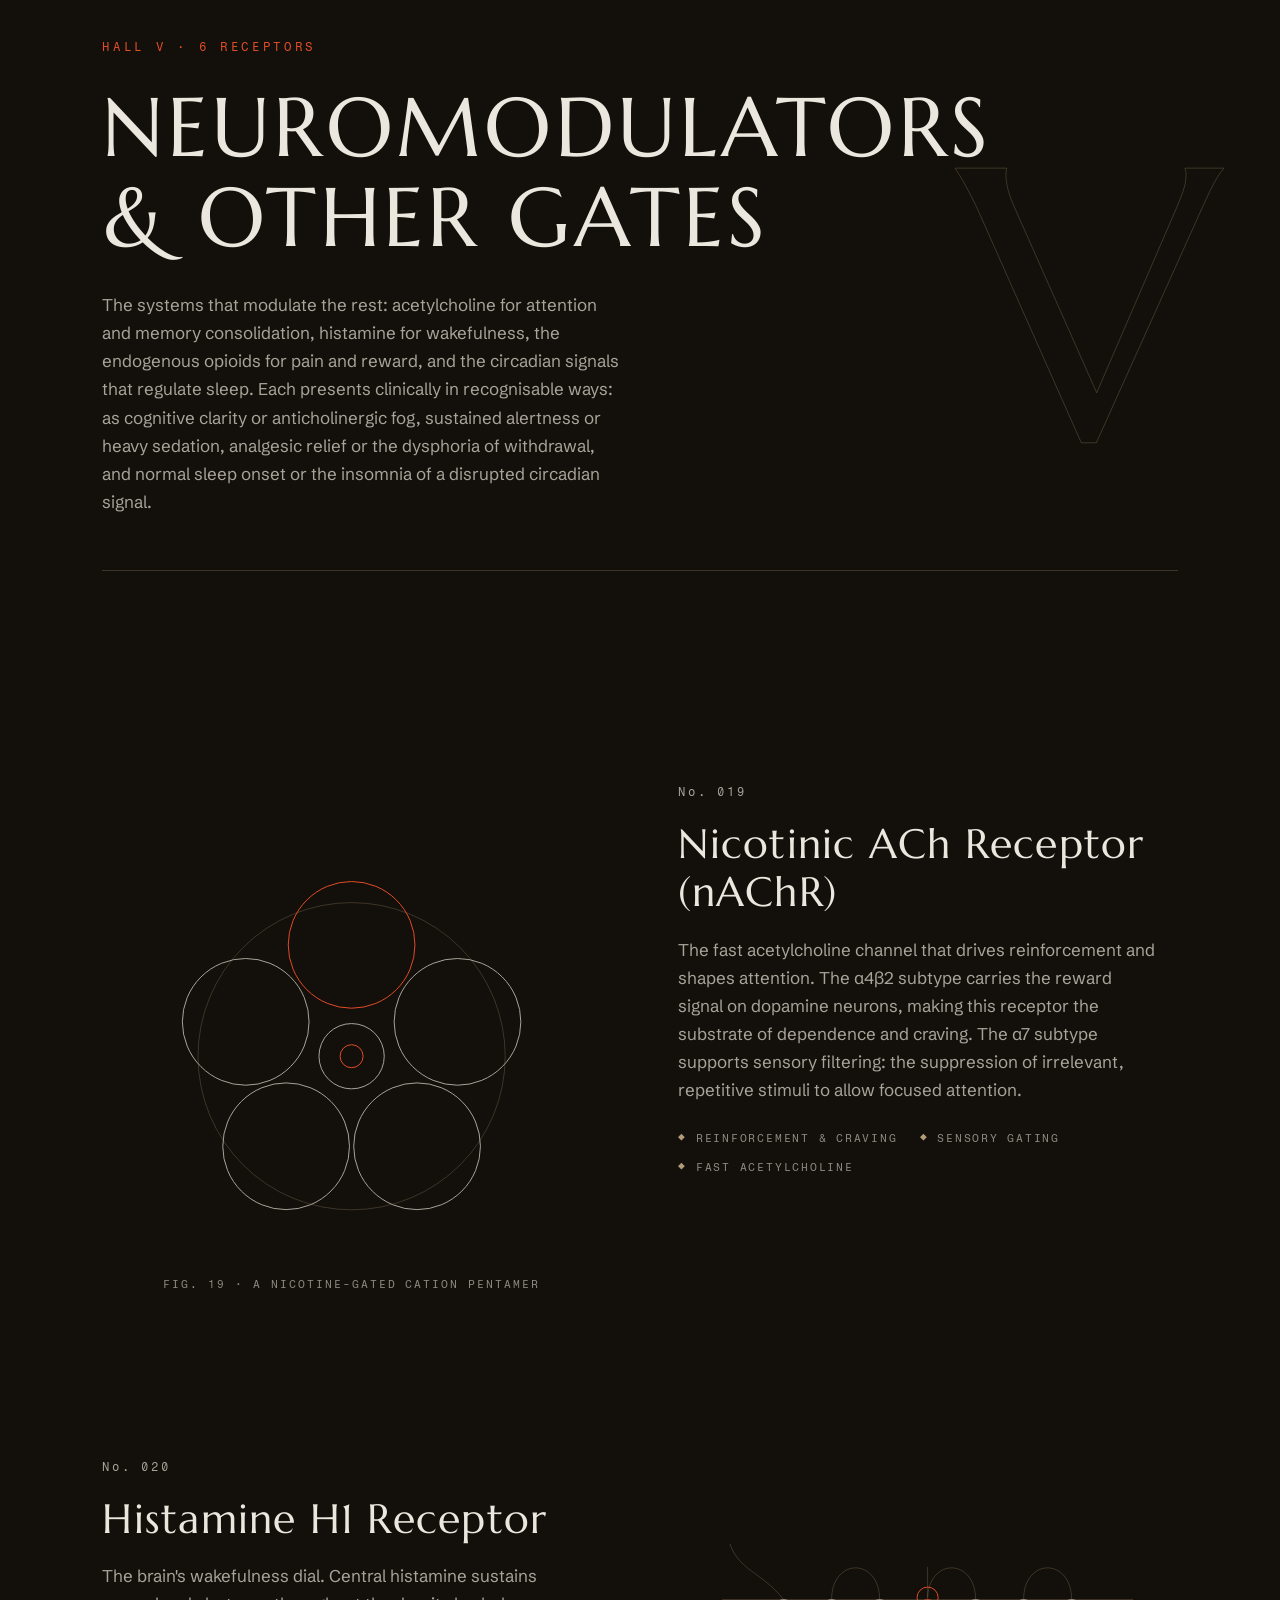
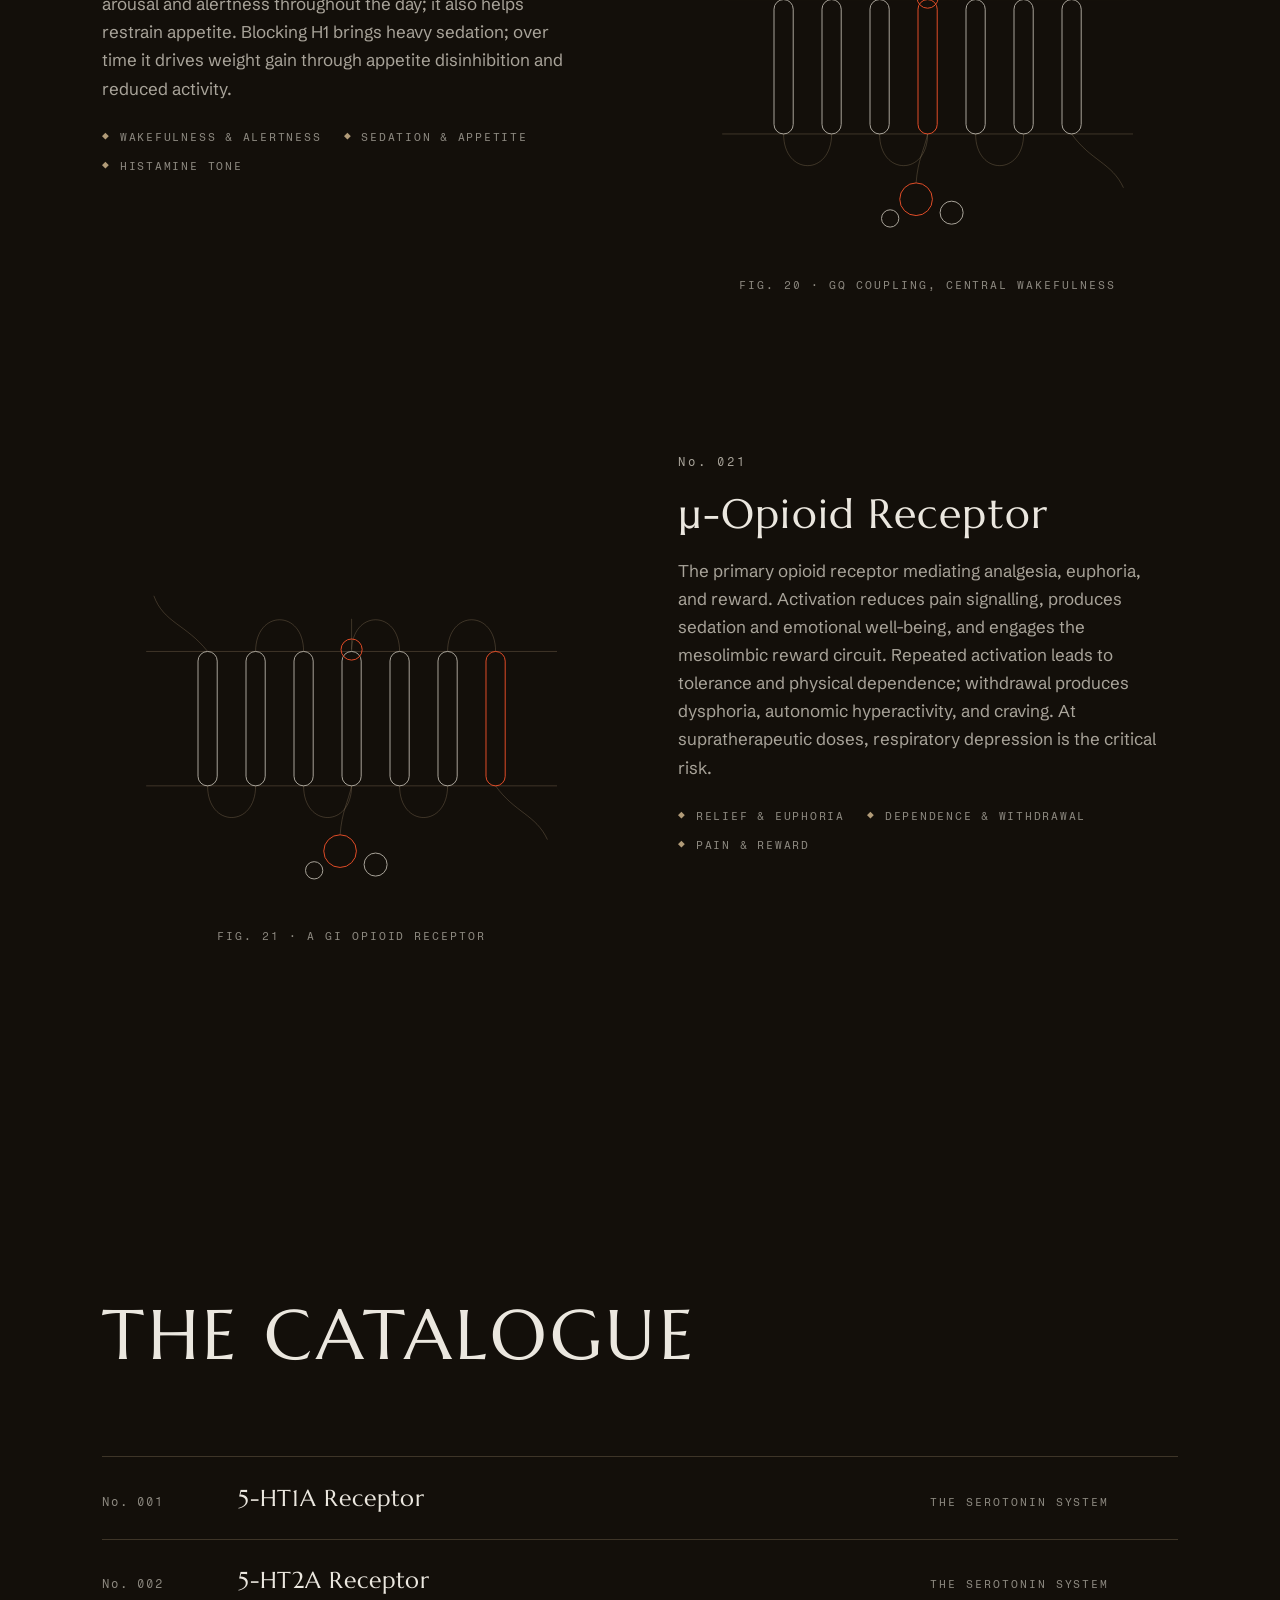
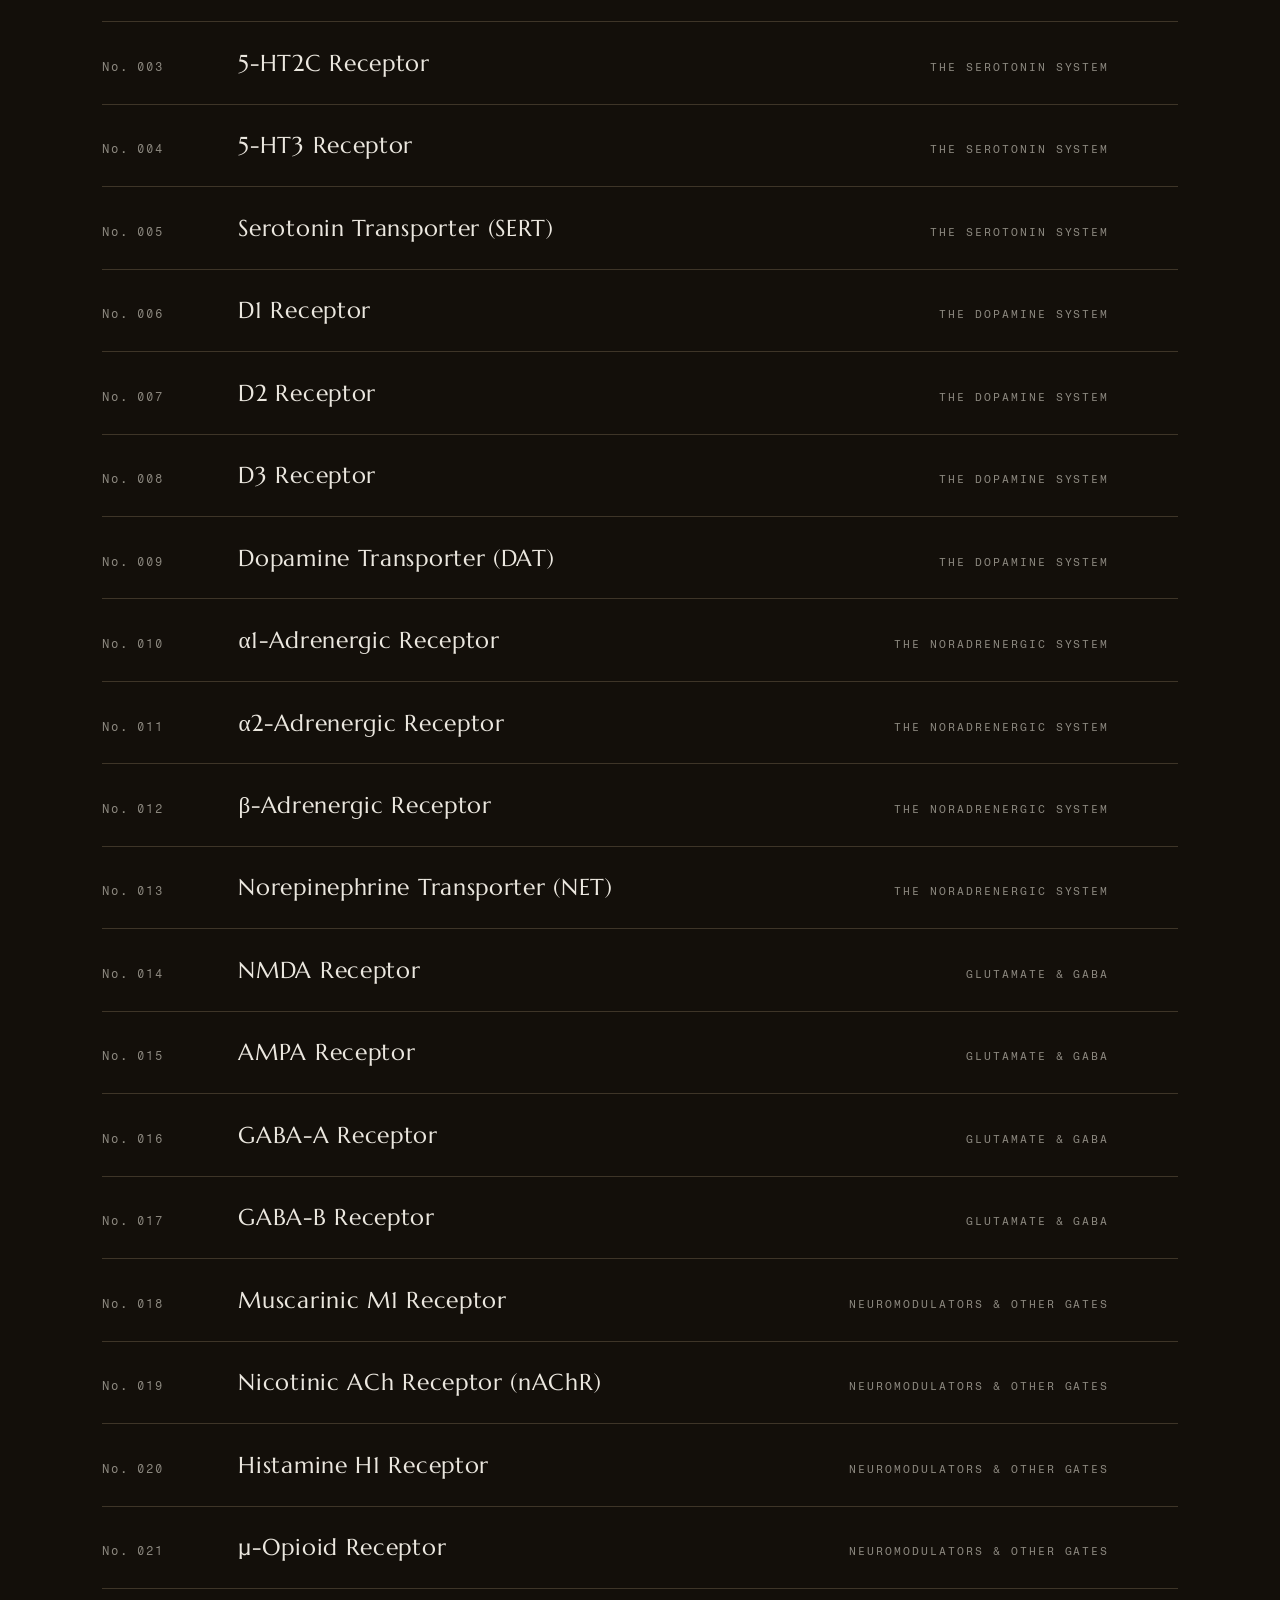
<file: receptor-function.html>
﻿<!DOCTYPE html>
<html lang="en">
<head>
<script>
/* Published snapshot: read-only API served as bundled static JSON. */
(function () {
  var MAP = {
    '/api/atlas/cabinet': 'data/cabinet.json',
    '/api/atlas/cabinet/binding': 'data/cabinet-binding.json',
    '/api/atlas/ledger': 'data/ledger.json',
    '/api/atlas/ledger/clinical': 'data/ledger-clinical.json',
    '/api/atlas/archive/narrative': 'data/archive-narrative.json'
  };
  var real = window.fetch.bind(window);
  window.fetch = function (input, init) {
    var url = typeof input === 'string' ? input : (input && input.url);
    return real(MAP[url] || input, MAP[url] ? Object.assign({}, init, { cache: 'no-store' }) : init);
  };
})();
</script>

<meta charset="UTF-8">
<meta name="viewport" content="width=device-width, initial-scale=1.0">
<title>The Receptor Archive · From Receptor to Presentation</title>
<link rel="preconnect" href="https://fonts.googleapis.com">
<link rel="preconnect" href="https://fonts.gstatic.com" crossorigin>
<link href="https://fonts.googleapis.com/css2?family=Marcellus&family=Schibsted+Grotesk:wght@400;500;700&family=Fragment+Mono&display=swap" rel="stylesheet">
<link rel="stylesheet" href="assets/tokens.css">
<link rel="stylesheet" href="assets/base.css">
<script src="assets/atlas.js"></script>
<style>
  :root {
    --row-stagger: 70ms;      /* catalogue, per drawer row */

    /* examination instruments */
    --loupe-size: 170px;      /* diameter of the magnifying loupe */
    --light-radius: 200px;    /* radius of the pointer flashlight glow */
  }

  * { margin: 0; padding: 0; box-sizing: border-box; }

  html { scroll-behavior: smooth; }

  body {
    background-color: var(--wall-atrium);
    color: var(--bone);
    font-family: var(--body);
    font-size: 1.0625rem;
    line-height: 1.65;
    transition: background-color 1.4s var(--ease);
    overflow-x: hidden;
  }
  body[data-room="celestial"]  { background-color: var(--wall-celestial); }
  body[data-room="oxblood"]    { background-color: var(--wall-oxblood); }
  body[data-room="cobalt"]     { background-color: var(--wall-cobalt); }
  body[data-room="verdigris"]  { background-color: var(--wall-verdigris); }
  body[data-room="umber"]      { background-color: var(--wall-umber); }
  body[data-room="vault"]      { background-color: var(--wall-vault); }

  ::selection { background: var(--vermilion); color: var(--wall-vault); }

  /* keyboard focus: a brass hairline ring, offset like a mount around a plate */
  :focus-visible {
    outline: 1px solid var(--brass);
    outline-offset: 4px;
  }

  /* ---------- progress rail (markers are generated from the rooms) ---------- */
  .rail {
    position: fixed;
    left: var(--rail-x);
    top: 50%;
    translate: 0 -50%;
    height: 72vh;
    width: 1px;
    background: var(--brass-line);
    z-index: 10;
    transition: opacity 0.6s var(--ease), background-color 0.45s var(--ease);
  }
  /* the rail is the gallery's timeline AND the spine of its menu, so it stays
     lit in every view; inside an exhibit it dims but remains a hover target */
  body[data-view="entry"] .rail { opacity: 0.5; }
  /* the title page is its own overture; the timeline and its menu sit out the
     atrium and arrive once the first hall does */
  body[data-room="atrium"][data-view="home"] .rail { opacity: 0; }
  body[data-room="atrium"][data-view="home"] .wf-edge-trigger { pointer-events: none; }
  /* approaching the timeline warms it, hinting it can be opened */
  body.rail-hot .rail { background: var(--brass); }
  body.rail-hot .rail-marker { border-color: var(--brass); }
  .rail-fill {
    position: absolute;
    inset: 0;
    background: var(--brass);
    transform-origin: top;
    transform: scaleY(0);
  }
  .rail-marker {
    position: absolute;
    left: 50%;
    width: 5px;
    height: 5px;
    translate: -50% -50%;
    border: 1px solid var(--brass);
    rotate: 45deg;
    background: transparent;
    transition: background-color 0.5s var(--ease);
  }
  .rail-marker.lit { background: var(--brass); }
  @media (max-width: 720px) { .rail { display: none; } }

  /* ---------- transition layer: dim veil + flying figures ---------- */
  #transitionLayer {
    position: fixed;
    inset: 0;
    z-index: 50;
    pointer-events: none;
  }
  .dim-veil {
    position: absolute;
    inset: 0;
    background: oklch(10% 0.008 75);
    opacity: 0;
    transition: opacity 0.45s var(--ease);
  }
  .dim-veil.on { opacity: 0.55; }
  .flip-ghost {
    position: fixed;
    transform-origin: top left;
    will-change: transform;
  }
  .flip-ghost svg { width: 100%; height: auto; overflow: visible; }

  /* strokes inside a .drawn container appear fully engraved, no animation
     (used by the loupe clone and figures that arrive via flight) */
  .drawn .stroke {
    stroke-dashoffset: 0 !important;
    transition: none !important;
  }

  /* ---------- hero ---------- */
  .hero {
    min-height: 100svh;
    display: grid;
    place-content: center;
    text-align: center;
    position: relative;
    padding: var(--space-xl);
  }
  .hero-rings {
    position: absolute;
    inset: 0;
    margin: auto;
    width: min(150vmin, 1100px);
    height: min(150vmin, 1100px);
    opacity: 0.5;
    animation: slow-turn 240s linear infinite;
    pointer-events: none;
  }
  @keyframes slow-turn { to { rotate: 360deg; } }

  .hero-est {
    font-family: var(--mono);
    font-size: 0.72rem;
    letter-spacing: 0.32em;
    color: var(--bone-faint);
    text-transform: uppercase;
    margin-bottom: 2.2rem;
  }
  .hero h1 {
    font-family: var(--display);
    font-weight: 400;
    font-size: clamp(3.2rem, 13vw, 11rem);
    letter-spacing: 0.08em;
    line-height: 1.04;
    text-transform: uppercase;
  }
  /* each letter rises out of an overflow-hidden word, paced by --letter-index */
  .hero h1 .word { display: block; overflow: hidden; }
  .hero h1 .ch {
    display: inline-block;
    translate: 0 110%;
    animation: rise 1.3s var(--ease) forwards;
    animation-delay: calc(0.35s + var(--letter-index) * var(--letter-stagger));
  }
  @keyframes rise { to { translate: 0 0; } }

  .hero-sub {
    margin-top: 2.4rem;
    color: var(--bone-dim);
    font-size: clamp(0.95rem, 1.4vw, 1.1rem);
    max-width: 42ch;
    margin-inline: auto;
  }
  .hero-est, .hero-sub, .hero-cue {
    opacity: 0;
    animation: fade-up 1.4s var(--ease) forwards;
  }
  .hero-est { animation-delay: 0.15s; }
  .hero-sub { animation-delay: 1.3s; }
  .hero-cue { animation-delay: 2s; }
  @keyframes fade-up {
    from { opacity: 0; translate: 0 18px; }
    to   { opacity: 1; translate: 0 0; }
  }

  .hero-cue {
    position: absolute;
    bottom: 2.4rem;
    left: 50%;
    margin-left: -0.5px;
    font-family: var(--mono);
    font-size: var(--lbl);
    letter-spacing: 0.3em;
    color: var(--bone-faint);
    text-transform: uppercase;
    writing-mode: vertical-rl;
    text-decoration: none;
    transition: color 0.5s var(--ease);
  }
  .hero-cue:hover { color: var(--bone); }
  .hero-cue::after {
    content: "";
    display: block;
    width: 1px;
    height: 3.2rem;
    background: linear-gradient(var(--brass), transparent);
    margin: 0.9rem auto 0;
    animation: cue-drip 2.6s var(--ease) infinite;
  }
  @keyframes cue-drip {
    0%   { transform: scaleY(0); transform-origin: top; }
    45%  { transform: scaleY(1); transform-origin: top; }
    55%  { transform: scaleY(1); transform-origin: bottom; }
    100% { transform: scaleY(0); transform-origin: bottom; }
  }

  /* ---------- manifesto ---------- */
  .manifesto {
    padding: clamp(7rem, 18vh, 13rem) clamp(1.4rem, 8vw, 9rem);
    max-width: 70rem;
    margin-inline: auto;
  }
  .manifesto p {
    font-family: var(--display);
    font-size: clamp(1.6rem, 3.6vw, 3.1rem);
    line-height: 1.35;
    color: var(--bone-dim);
  }
  .manifesto p em {
    font-style: normal;
    color: var(--bone);
  }
  .manifesto p .accent { color: var(--vermilion); }

  /* line-by-line reveal: lines rise out of overflow-hidden rows,
     paced by --reveal-order */
  .lines .line { display: block; overflow: hidden; }
  .lines .line > span {
    display: block;
    translate: 0 110%;
    transition: translate 1.1s var(--ease);
    transition-delay: calc(var(--reveal-order, 0) * var(--line-stagger));
  }
  .is-in .line > span { translate: 0 0; }

  /* ---------- halls ---------- */
  .hall { padding: clamp(5rem, 14vh, 10rem) 0; }

  .hall-head {
    position: relative;
    padding: clamp(3rem, 9vh, 6rem) clamp(1.4rem, 8vw, 9rem);
    max-width: 90rem;
    margin-inline: auto;
  }
  .hall-numeral {
    position: absolute;
    top: 50%;
    right: clamp(0.5rem, 5vw, 6rem);
    translate: 0 -50%;
    font-family: var(--display);
    font-size: clamp(11rem, 30vw, 26rem);
    line-height: 1;
    color: transparent;
    -webkit-text-stroke: 1px var(--brass-line);
    pointer-events: none;
    user-select: none;
    opacity: 0;
    transition: opacity 1.6s var(--ease), translate 1.6s var(--ease);
  }
  .hall-head.is-in .hall-numeral { opacity: 1; }

  .hall-kicker {
    font-family: var(--mono);
    font-size: 0.72rem;
    letter-spacing: 0.32em;
    text-transform: uppercase;
    color: var(--vermilion);
    margin-bottom: 1.6rem;
  }
  .hall-head h2 {
    font-family: var(--display);
    font-weight: 400;
    font-size: clamp(2.6rem, 6.5vw, 5.6rem);
    letter-spacing: 0.04em;
    text-transform: uppercase;
    line-height: 1.08;
    max-width: 14ch;
  }
  .hall-desc {
    margin-top: 1.8rem;
    color: var(--bone-dim);
    max-width: 52ch;
  }
  .hall-rule {
    border: 0;
    height: 1px;
    background: var(--brass-line);
    margin-top: clamp(2.5rem, 6vh, 4.5rem);
    transform: scaleX(0);
    transform-origin: left;
    transition: transform 1.4s var(--ease) 0.3s;
  }
  .hall-head.is-in .hall-rule { transform: scaleX(1); }

  .hall-kicker, .hall-head h2, .hall-desc {
    opacity: 0;
    translate: 0 24px;
    transition: opacity 1s var(--ease), translate 1s var(--ease);
  }
  .hall-head h2 { transition-delay: 0.1s; }
  .hall-desc { transition-delay: 0.2s; }
  .hall-head.is-in :is(.hall-kicker, h2, .hall-desc) {
    opacity: 1;
    translate: 0 0;
  }

  /* ---------- plates ---------- */
  .plate {
    display: grid;
    grid-template-columns: 1fr 1fr;
    gap: clamp(2rem, 6vw, 7rem);
    align-items: center;
    max-width: 90rem;
    margin-inline: auto;
    padding: clamp(4rem, 11vh, 8rem) clamp(1.4rem, 8vw, 9rem);
  }
  /* exhibits alternate sides down the hall */
  .plate:nth-of-type(even) .plate-fig { order: 2; }

  .plate-fig {
    position: relative;
    will-change: transform;
  }
  .plate-fig .fig-link {
    position: relative;
    display: block;
    cursor: pointer;
  }
  .plate-fig svg {
    width: 100%;
    height: auto;
    display: block;
    overflow: visible;
  }
  /* the engraving effect: every path carries pathLength="1", so a dash of
     length 1 offset by 1 hides it; transitioning the offset to 0 draws the
     stroke from its start, paced per stroke by --draw-order */
  .stroke {
    fill: none;
    stroke: var(--bone-dim);
    stroke-width: 1;
    vector-effect: non-scaling-stroke;
    stroke-dasharray: 1;
    stroke-dashoffset: 1;
    transition: stroke-dashoffset 2.4s var(--ease);
    transition-delay: calc(var(--draw-order, 0) * var(--stroke-stagger));
  }
  .stroke.warm { stroke: var(--vermilion); }
  .stroke.faint { stroke: var(--brass-line); }
  .plate.is-in .plate-fig .stroke { stroke-dashoffset: 0; }
  .plate-fig figcaption {
    margin-top: 1.1rem;
    font-family: var(--mono);
    font-size: var(--lbl);
    letter-spacing: 0.18em;
    color: var(--bone-faint);
    text-transform: uppercase;
    text-align: center;
    opacity: 0;
    /* caption waits for the engraving to finish drawing */
    transition: opacity 1.2s var(--ease) 1.4s;
  }
  .plate.is-in figcaption { opacity: 1; }

  /* pointer flashlight: a warm tungsten glow that follows the cursor over a
     figure, like a docent's torch; --mx/--my are set from pointer events.
     It lives inside the plate surface (.fig-link / .fig-frame) so the glow
     stays on the plate and never spills over the caption. */
  .fig-light {
    position: absolute;
    inset: 0;
    pointer-events: none;
    opacity: 0;
    transition: opacity 0.5s var(--ease);
    background: radial-gradient(
      circle var(--light-radius) at var(--mx, 50%) var(--my, 50%),
      oklch(70% 0.055 80 / 0.10),
      transparent 70%);
    mix-blend-mode: screen;
  }
  .fig-link:hover .fig-light,
  .fig-frame:hover .fig-light { opacity: 1; }

  .plate-no {
    font-family: var(--mono);
    font-size: 0.78rem;
    letter-spacing: 0.22em;
    color: var(--vermilion);
  }
  .plate-text h3 {
    font-family: var(--display);
    font-weight: 400;
    font-size: clamp(1.7rem, 3.2vw, 2.7rem);
    letter-spacing: 0.03em;
    line-height: 1.18;
    margin-top: 1.1rem;
  }
  .plate-text h3 a {
    color: inherit;
    text-decoration: none;
    transition: color 0.5s var(--ease);
  }
  .plate-text h3 a:hover { color: var(--vermilion); }
  .plate-text > p {
    margin-top: 1.2rem;
    color: var(--bone-dim);
    max-width: 48ch;
  }
  .plate-tags {
    margin-top: 1.6rem;
    display: flex;
    gap: 0.6rem 1.4rem;
    flex-wrap: wrap;
  }
  .plate-tags span {
    font-family: var(--mono);
    font-size: var(--lbl);
    letter-spacing: 0.16em;
    text-transform: uppercase;
    color: var(--bone-faint);
  }
  .plate-tags span::before {
    content: "◆ ";
    font-size: var(--lbl);
    color: var(--brass);
    vertical-align: 0.12em;
  }
  .plate-no, .plate-text h3, .plate-text > p, .plate-tags {
    opacity: 0;
    translate: 0 22px;
    transition: opacity 0.9s var(--ease), translate 0.9s var(--ease);
  }
  .plate-text h3   { transition-delay: 0.12s; }
  .plate-text > p  { transition-delay: 0.22s; }
  .plate-tags      { transition-delay: 0.32s; }
  .plate.is-in :is(.plate-no, h3, .plate-text > p, .plate-tags) {
    opacity: 1;
    translate: 0 0;
  }

  @media (max-width: 860px) {
    .plate { grid-template-columns: 1fr; gap: 2.6rem; }
    .plate:nth-of-type(even) .plate-fig { order: 0; }
    .plate-fig { max-width: 26rem; margin-inline: auto; }
  }

  /* ---------- catalog ---------- */
  .catalog {
    padding: clamp(6rem, 16vh, 11rem) clamp(1.4rem, 8vw, 9rem);
    max-width: 90rem;
    margin-inline: auto;
  }
  .catalog-head { margin-bottom: clamp(3rem, 7vh, 5rem); }
  .catalog-head .hall-kicker { color: var(--brass); }
  .catalog-head h2 {
    font-family: var(--display);
    font-weight: 400;
    font-size: clamp(2.4rem, 5.5vw, 4.6rem);
    letter-spacing: 0.05em;
    text-transform: uppercase;
  }
  .catalog-head, .catalog-foot {
    opacity: 0;
    translate: 0 24px;
    transition: opacity 1s var(--ease), translate 1s var(--ease);
  }
  .catalog-head.is-in, .catalog-foot.is-in { opacity: 1; translate: 0 0; }

  /* a drawer row is the outer anchor (reveal + hover tint) around an inner
     grid that slides on hover; sliding the inner element keeps the hover
     animation transform-only instead of animating padding (layout) */
  .drawer-row {
    display: block;
    padding-block: 1.35rem;
    border-top: 1px solid var(--brass-line);
    text-decoration: none;
    color: inherit;
    opacity: 0;
    translate: -32px 0;
    transition:
      opacity 0.8s var(--ease) calc(var(--reveal-order, 0) * var(--row-stagger)),
      translate 0.8s var(--ease) calc(var(--reveal-order, 0) * var(--row-stagger)),
      background-color 0.55s var(--ease);
  }
  .drawer-row:last-of-type { border-bottom: 1px solid var(--brass-line); }
  .drawer-row.is-in { opacity: 1; translate: 0 0; }
  .drawer-row:hover { background-color: oklch(93% 0.012 85 / 0.045); }
  .drawer-inner {
    display: grid;
    grid-template-columns: 6rem 1fr auto auto;
    gap: 1.5rem 2.5rem;
    align-items: baseline;
    padding-right: 1.2rem;
    transition: translate 0.55s var(--ease);
  }
  .drawer-row:hover .drawer-inner { translate: 1.6rem 0; }
  .drawer-row .no {
    font-family: var(--mono);
    font-size: 0.78rem;
    letter-spacing: 0.14em;
    color: var(--bone-faint);
    transition: color 0.45s var(--ease);
  }
  .drawer-row:hover .no { color: var(--vermilion); }
  .drawer-row .title {
    font-family: var(--display);
    font-size: clamp(1.1rem, 2vw, 1.45rem);
    letter-spacing: 0.03em;
  }
  .drawer-row .cat {
    font-family: var(--mono);
    font-size: var(--lbl);
    letter-spacing: 0.18em;
    text-transform: uppercase;
    color: var(--bone-faint);
  }
  .drawer-row .arrow {
    font-family: var(--mono);
    font-size: 0.85rem;
    color: var(--brass);
    opacity: 0;
    translate: -10px 0;
    transition: opacity 0.45s var(--ease), translate 0.45s var(--ease);
  }
  .drawer-row:hover .arrow { opacity: 1; translate: 0 0; }
  @media (max-width: 720px) {
    .drawer-inner { grid-template-columns: 4rem 1fr; }
    .drawer-row .cat, .drawer-row .arrow { display: none; }
  }

  .catalog-foot {
    margin-top: 3rem;
    font-family: var(--mono);
    font-size: 0.72rem;
    letter-spacing: 0.2em;
    text-transform: uppercase;
    color: var(--bone-faint);
  }

  /* ---------- colophon ---------- */
  .colophon {
    padding: clamp(6rem, 16vh, 10rem) clamp(1.4rem, 8vw, 9rem) 4rem;
    text-align: center;
  }
  .colophon .mark {
    font-family: var(--display);
    font-size: clamp(1.8rem, 3.5vw, 2.8rem);
    letter-spacing: 0.14em;
    text-transform: uppercase;
  }
  .colophon p {
    margin-top: 1.4rem;
    font-family: var(--mono);
    font-size: 0.7rem;
    letter-spacing: 0.26em;
    text-transform: uppercase;
    color: var(--bone-faint);
  }
  .colophon .mark, .colophon p {
    opacity: 0;
    translate: 0 18px;
    transition: opacity 1s var(--ease), translate 1s var(--ease);
  }
  .colophon p { transition-delay: 0.15s; }
  .colophon.is-in :is(.mark, p) { opacity: 1; translate: 0 0; }

  /* ---------- entry view (one exhibit, examined up close) ---------- */
  #viewEntry { min-height: 100svh; }

  .entry {
    max-width: 86rem;
    margin-inline: auto;
    padding: clamp(4rem, 9vh, 6.5rem) clamp(1.4rem, 7vw, 8rem) 0;
  }

  .entry-topline {
    display: flex;
    justify-content: space-between;
    align-items: baseline;
    gap: var(--space-xl);
    font-family: var(--mono);
    font-size: 0.72rem;
    letter-spacing: 0.22em;
    text-transform: uppercase;
  }
  .entry-crumb {
    color: var(--bone-dim);
    text-decoration: none;
    transition: color 0.4s var(--ease);
  }
  .entry-crumb:hover { color: var(--vermilion); }
  .entry-esc { color: var(--bone-faint); }
  @media (hover: none) { .entry-esc { display: none; } }

  .entry-no {
    margin-top: 0;
    font-family: var(--mono);
    font-size: 0.8rem;
    letter-spacing: 0.22em;
    color: var(--vermilion);
  }
  .entry-title {
    font-family: var(--display);
    font-weight: 400;
    font-size: clamp(2.6rem, 6.5vw, 5.4rem);
    letter-spacing: 0.04em;
    line-height: 1.06;
    text-transform: uppercase;
    max-width: 16ch;
    margin-top: var(--space-md);
  }

  .entry-grid {
    display: grid;
    grid-template-columns: 1.05fr 0.95fr;
    gap: clamp(2.5rem, 6vw, 6rem);
    align-items: start;
    margin-top: clamp(2rem, 5vh, 3.5rem);
  }
  @media (max-width: 900px) {
    .entry-grid { grid-template-columns: 1fr; }
    .entry-fig { max-width: 30rem; margin-inline: auto; }
  }

  .entry-fig { position: relative; }
  .entry-identity .entry-fig { margin-top: clamp(2.5rem, 6vh, 4rem); }
  /* the plate surface: figure, flashlight, and loupe share this box, so
     pointer coordinates and the glow are bounded to the engraving itself */
  .fig-frame {
    position: relative;
    cursor: crosshair;
  }
  .entry-fig svg {
    width: 100%;
    height: auto;
    display: block;
    overflow: visible;
  }
  .entry-fig.is-in svg .stroke { stroke-dashoffset: 0; }
  .entry-fig figcaption {
    margin-top: 1.1rem;
    font-family: var(--mono);
    font-size: var(--lbl);
    letter-spacing: 0.18em;
    color: var(--bone-faint);
    text-transform: uppercase;
    text-align: center;
  }

  /* the loupe: a brass-rimmed magnifier that follows the pointer over the
     figure; it contains a pre-drawn clone of the engraving, scaled up and
     counter-translated so the point under the cursor stays centered */
  .loupe {
    position: absolute;
    top: 0;
    left: 0;
    width: var(--loupe-size);
    height: var(--loupe-size);
    border-radius: 50%;
    border: 1px solid var(--brass);
    overflow: hidden;
    pointer-events: none;
    opacity: 0;
    transition: opacity 0.35s var(--ease);
    background: oklch(13% 0.01 75);
    box-shadow:
      0 0 0 1px oklch(14% 0.01 75 / 0.6),
      0 18px 40px oklch(0% 0 0 / 0.35);
    z-index: 2;
  }
  .fig-frame:hover .loupe { opacity: 1; }
  .loupe svg {
    position: absolute;
    top: 0;
    left: 0;
    height: auto;
  }
  @media (pointer: coarse) {
    .loupe, .examine-hint { display: none; }
    .fig-frame { cursor: default; }
  }

  .entry-lede {
    color: var(--bone);
    font-size: clamp(1.1rem, 1.6vw, 1.3rem);
    max-width: 52ch;
  }
  .entry-text p + p { margin-top: 1.3rem; }
  .entry-text > p {
    color: var(--bone-dim);
    max-width: 55ch;
  }
  .entry-text > p.entry-lede { color: var(--bone); }
  .entry-text .plate-tags { margin-top: var(--space-xl); }

  /* provenance ledger: the registrar's record for this acquisition */
  .provenance {
    margin-top: 2.8rem;
    border: 1px solid var(--brass-line);
    padding: 1.7rem 1.9rem;
    display: grid;
    grid-template-columns: auto 1fr;
    gap: 0.85rem 2.2rem;
  }
  .provenance dt {
    font-family: var(--mono);
    font-size: var(--lbl);
    letter-spacing: 0.18em;
    text-transform: uppercase;
    color: var(--bone-faint);
    align-self: baseline;
  }
  .provenance dd {
    font-size: 0.95rem;
    color: var(--bone-dim);
  }
  .provenance a {
    color: var(--bone);
    text-decoration: none;
    border-bottom: 1px solid var(--brass-line);
    transition: color 0.4s var(--ease), border-color 0.4s var(--ease);
  }
  .provenance a:hover { color: var(--vermilion); border-color: var(--vermilion); }

  /* walking to the adjacent plate */
  .entry-nav {
    margin-top: clamp(5rem, 12vh, 8rem);
    border-top: 1px solid var(--brass-line);
    display: grid;
    grid-template-columns: 1fr 1fr;
  }
  .entry-nav a {
    padding: clamp(2rem, 5vh, 3.2rem) 1.5rem;
    text-decoration: none;
    color: inherit;
    display: grid;
    gap: 0.8rem;
  }
  .entry-nav a.next {
    text-align: right;
    border-left: 1px solid var(--brass-line);
  }
  .entry-nav .dir {
    font-family: var(--mono);
    font-size: 0.7rem;
    letter-spacing: 0.22em;
    text-transform: uppercase;
    color: var(--bone-faint);
    transition: color 0.4s var(--ease);
  }
  .entry-nav .t {
    font-family: var(--display);
    font-size: clamp(1.2rem, 2.4vw, 1.8rem);
    letter-spacing: 0.03em;
    color: var(--bone-dim);
    transition: color 0.4s var(--ease), translate 0.55s var(--ease);
  }
  .entry-nav a:hover .dir { color: var(--vermilion); }
  .entry-nav a:hover .t { color: var(--bone); }
  .entry-nav a.prev:hover .t { translate: -10px 0; }
  .entry-nav a.next:hover .t { translate: 10px 0; }
  @media (max-width: 720px) {
    .entry-nav { grid-template-columns: 1fr; }
    .entry-nav a.next {
      text-align: left;
      border-left: 0;
      border-top: 1px solid var(--brass-line);
    }
    .entry-nav a.next:hover .t { translate: 10px 0; }
  }

  /* entry page blocks rise in sequence once the view is shown */
  .entry .rv {
    opacity: 0;
    translate: 0 26px;
    transition:
      opacity 0.9s var(--ease) calc(var(--reveal-order, 0) * var(--entry-stagger)),
      translate 0.9s var(--ease) calc(var(--reveal-order, 0) * var(--entry-stagger));
  }
  .entry.is-in .rv { opacity: 1; translate: 0 0; }

  /* ---------- wayfinder: the menu unfolds out of the timeline line ---------- */
  /* the panel is anchored to the rail's own line and vertically centered on
     it, then unfolds rightward (clip-path) so it reads as the timeline itself
     opening out, not a chrome panel sliding in from the screen edge. Its left
     border is the rail line, continued. Semitransparent so the gallery wall
     and exhibits bleed through. */
  #wayfinder {
    position: fixed;
    left: var(--rail-x);
    top: 50%;
    translate: 0 -50%;
    z-index: 65;
    display: flex;
    flex-direction: column;
    width: clamp(248px, 21vw, 332px);
    max-height: 92vh;
    background: oklch(16% 0.012 75 / 0.60);
    backdrop-filter: blur(12px) saturate(1.1);
    -webkit-backdrop-filter: blur(12px) saturate(1.1);
    border: 1px solid var(--brass-line);
    border-left: 1px solid var(--brass);   /* the rail line, continued */
    border-radius: 0 3px 3px 0;
    box-shadow: inset 1px 0 0 oklch(70% 0.055 80 / 0.18);
    overflow: hidden;
    /* closed: clipped to nothing at the line. open: unfolded to full width. */
    clip-path: inset(0 100% 0 0);
    opacity: 0;
    pointer-events: none;
    transition: clip-path 0.5s var(--ease), opacity 0.32s var(--ease);
  }
  #wayfinder.open {
    clip-path: inset(0 0 0 0);
    opacity: 1;
    pointer-events: auto;
  }
  /* the scrollable middle; the line, fill, title and hint stay pinned. A slim
     brass scrollbar replaces the chunky default for the rare short viewport. */
  .wf-scroll {
    flex: 1;
    overflow-y: auto;
    overflow-x: hidden;
    min-height: 0;
    scrollbar-width: thin;
    scrollbar-color: var(--brass-line) transparent;
    overscroll-behavior: contain;
  }
  .wf-scroll::-webkit-scrollbar { width: 5px; }
  .wf-scroll::-webkit-scrollbar-track { background: transparent; }
  .wf-scroll::-webkit-scrollbar-thumb {
    background: var(--brass-line);
    border-radius: 3px;
  }
  .wf-scroll::-webkit-scrollbar-thumb:hover { background: var(--brass); }
  @media (max-width: 720px) {
    #wayfinder {
      left: 0.8rem;
      right: 0.8rem;
      width: auto;
      max-height: 82vh;
      border-left: 1px solid var(--brass-line);
      border-radius: 3px;
    }
  }

  /* the hot zone to reveal the menu: a slim band hugging the rail line, kept
     inside the empty left margin so it never sits over page content. (Content
     begins at the section padding, clamp(1.4rem, 8vw, 9rem) >= this width for
     every width at which the rail is shown.) */
  .wf-edge-trigger {
    position: fixed;
    left: 0;
    top: 14vh;
    height: 72vh;
    width: calc(var(--rail-x) + 0.5rem);
    z-index: 60;
    cursor: pointer;
  }
  /* while the menu is open the trigger stands down, so it cannot re-open on
     the way out or swallow a click meant for the page */
  body.menu-open .wf-edge-trigger { pointer-events: none; }
  @media (max-width: 720px) { .wf-edge-trigger { display: none; } }

  /* the index opener: a small brass tab, always visible top-right, so the
     directory is reachable by an obvious click on every device. Hovering the
     left rail edge stays as a power-user shortcut, not the only way in. */
  .wf-fab {
    display: block;
    position: fixed;
    right: 1.1rem;
    top: 1.1rem;
    z-index: 61;
    font-family: var(--mono);
    font-size: var(--lbl);
    letter-spacing: 0.24em;
    text-transform: uppercase;
    color: var(--bone);
    background: oklch(16% 0.012 75 / 0.88);
    border: 1px solid var(--brass-line);
    padding: 0.6rem 0.95rem;
    border-radius: 2px;
    cursor: pointer;
    transition: color 0.25s var(--ease), border-color 0.25s var(--ease);
  }
  .wf-fab:hover { color: var(--vermilion); border-color: var(--vermilion); }
  /* a second small tab, stacked above Index, back out to the Atlas shell */
  .wf-fab-atlas { top: 3.35rem; text-decoration: none; }
  @media (max-width: 720px) {
    .wf-fab { left: 1rem; right: auto; top: 1rem; }
    .wf-fab-atlas { left: 1rem; right: auto; top: 3.35rem; }
  }

  /* the back button for the sidebar (mobile/narrow) */
  .wf-header {
    display: none;
    padding: 0 var(--space-md) var(--space-md);
    border-bottom: 1px solid var(--brass-line);
    margin-bottom: var(--space-md);
  }
  .wf-back {
    background: transparent;
    border: 0;
    color: var(--bone-dim);
    font-family: var(--mono);
    font-size: 0.7rem;
    letter-spacing: 0.2em;
    text-transform: uppercase;
    cursor: pointer;
    transition: color 0.3s var(--ease);
  }
  .wf-back:hover { color: var(--bone); }
  @media (max-width: 720px) {
    .wf-header { display: block; }
  }

  .wf-title {
    font-family: var(--display);
    font-size: clamp(0.95rem, 2vw, 1.25rem);
    letter-spacing: 0.12em;
    text-transform: uppercase;
    color: var(--bone);
    padding: clamp(1rem, 2.6vh, 1.6rem) 1.4rem 0.85rem;
    border-bottom: 1px solid var(--brass-line);
  }

  /* the rail line IS the panel's left border, continued; a brass fill rides
     it to mirror scroll progress, pinned so it does not scroll with the list */
  .wf-spine-fill {
    position: absolute;
    left: -1px;
    top: 0;
    width: 3px;
    height: 100%;
    background: var(--brass);
    transform-origin: top;
    transform: scaleY(0);
    opacity: 0.85;
    pointer-events: none;
  }

  #wfContent {
    position: relative;
    padding: 0.55rem 0.85rem 0.8rem 0;
  }

  .wf-section { padding: 0 0 0.85rem; }
  .wf-section-head {
    position: relative;
    font-family: var(--mono);
    font-size: var(--lbl);
    letter-spacing: 0.2em;
    text-transform: uppercase;
    color: var(--bone-faint);
    margin-bottom: 0.4rem;
    padding-left: 1.2rem;
    display: block;
    transition: color 0.3s var(--ease);
  }
  /* hall headers double as jump-to-section targets in the directory */
  .wf-section-head[data-dest] { cursor: pointer; }
  .wf-section-head[data-dest]:hover,
  .wf-section-head.is-focus { color: var(--bone); }
  .wf-section-head:focus:not(:focus-visible) { outline: none; }

  .wf-item {
    position: relative;
    display: block;
    width: 100%;
    text-align: left;
    background: transparent;
    border: 0;
    cursor: pointer;
    color: var(--bone-dim);
    font-family: var(--body);
    font-size: 0.92rem;
    padding: 0.38rem 0.8rem 0.38rem 1.2rem;
    margin-bottom: 0.05rem;
    border-radius: 0 2px 2px 0;
    transition:
      color 0.2s var(--ease),
      background-color 0.2s var(--ease),
      padding-left 0.2s var(--ease);
  }
  /* a short tick reaches from the line out to each entry; brightens on focus.
     Stations carry a diamond on the line instead, so they opt out. */
  .wf-item:not(.wf-station)::before {
    content: "";
    position: absolute;
    left: 0;
    top: 50%;
    translate: 0 -50%;
    width: 0.7rem;
    height: 1px;
    background: var(--brass-line);
    transition: background-color 0.2s var(--ease), width 0.2s var(--ease);
  }
  .wf-item:focus:not(:focus-visible) { outline: none; }
  @media (pointer: coarse) {
    .wf-item { min-height: 44px; display: flex; align-items: center; }
  }
  .wf-item:hover,
  .wf-item.is-focus {
    color: var(--bone);
    background: oklch(93% 0.012 85 / 0.06);
    padding-left: 1.4rem;
  }
  .wf-item:not(.wf-station):hover::before,
  .wf-item:not(.wf-station).is-focus::before { background: var(--vermilion); width: 1rem; }

  /* stations sit ON the line as diamonds, left vertex touching it */
  .wf-station::before {
    content: "";
    position: absolute;
    left: 0;
    top: 0.5em;
    width: 7px;
    height: 7px;
    rotate: 45deg;
    border: 1px solid var(--brass);
    background: var(--wall-vault);
    transition: background-color 0.3s var(--ease), border-color 0.3s var(--ease);
  }
  .wf-section-head.wf-station::before { top: 0.02rem; }
  /* lit = the room you're in; hover/focus warms the diamond */
  .wf-item.wf-station:hover::before,
  .wf-item.wf-station.is-focus::before { border-color: var(--vermilion); }
  .wf-station.lit::before { background: var(--vermilion); border-color: var(--vermilion); }
  .wf-section-head.wf-station.lit { color: var(--vermilion); }

  .wf-item .wf-k {
    font-family: var(--mono);
    font-size: var(--lbl);
    letter-spacing: 0.18em;
    text-transform: uppercase;
    color: var(--bone-faint);
    display: block;
    margin-bottom: 0.2rem;
    transition: color 0.2s var(--ease);
  }
  .wf-item:hover .wf-k,
  .wf-item.is-focus .wf-k { color: var(--vermilion); }
  .wf-l {
    display: block;
    font-family: var(--display);
    font-size: 1.05rem;
    letter-spacing: 0.05em;
  }

  .wf-hint {
    font-family: var(--mono);
    font-size: var(--lbl);
    letter-spacing: 0.18em;
    text-transform: uppercase;
    color: var(--bone-faint);
    padding: 0.85rem 1.4rem;
    border-top: 1px solid var(--brass-line);
    margin-top: auto;
    white-space: pre-wrap;
  }

  /* ---------- reduced motion: jump every element to its settled state ---------- */
  @media (prefers-reduced-motion: reduce) {
    html { scroll-behavior: auto; }
    *, *::before, *::after {
      animation-duration: 0.001s !important;
      animation-delay: 0s !important;
      transition-duration: 0.001s !important;
      transition-delay: 0s !important;
    }
    .hero h1 .ch { translate: 0 0; }
    .hero-est, .hero-sub, .hero-cue { opacity: 1; }
    .stroke { stroke-dasharray: none; stroke-dashoffset: 0; }
  }
  html.embedded .rail,
  html.embedded .wf-fab,
  html.embedded .wf-edge-trigger { display: none !important; }
  /* inside the Atlas the rotunda already gave the grand entrance, so the
     volume opens on its first hall instead of repeating a full-screen title */
  html.embedded #viewHome > .hero,
  html.embedded #viewHome > .manifesto { display: none; }
  html.embedded #halls { padding-top: clamp(1.2rem, 4vh, 2.4rem); }

  /* ── facet rail: one receptor, three volumes (shared verbatim across all volumes) ── */
  .facet-rail { margin-top: 2.2rem; padding-top: 1.4rem; border-top: 1px solid var(--brass-line); }
  .facet-rail-lead { display:block; font-family: var(--mono); font-size: var(--lbl-sm); letter-spacing: 0.16em; text-transform: uppercase; color: var(--bone-faint); margin-bottom: 0.9rem; }
  .facet-rail-name { color: var(--bone); }
  .facet-faces { list-style:none; display:grid; grid-template-columns: repeat(3, 1fr); gap: 0.6rem; padding: 0; margin: 0; }
  @media (max-width: 620px){ .facet-faces { grid-template-columns: 1fr; } }
  .facet-face { display:block; }
  .facet-face-here, .facet-face-off, .facet-face-go { width:100%; text-align:left; display:flex; flex-direction:column; gap: 0.4rem; border:1px solid var(--brass-line); border-radius:3px; padding: 0.75rem 0.9rem; background: transparent; }
  .facet-face-here { border-color: var(--vermilion); background: oklch(62% 0.19 35 / 0.06); }
  .facet-face-go { cursor:pointer; font: inherit; transition: border-color .22s var(--ease), background-color .22s var(--ease); }
  .facet-face-go:hover { border-color: var(--brass); background: oklch(93% 0.012 85 / 0.04); }
  .facet-face.is-next .facet-face-go { border-color: var(--brass); }
  .facet-face-off { opacity:0.42; }
  .ff-q { font-family: var(--display); font-size: 1.05rem; letter-spacing:0.02em; color: var(--bone); text-transform: none; line-height:1.15; }
  .facet-face-off .ff-q { color: var(--bone-dim); }
  .ff-tag { font-family: var(--mono); font-size: var(--lbl-sm); letter-spacing:0.14em; text-transform: uppercase; color: var(--bone-faint); }
  .facet-face-here .ff-tag { color: var(--vermilion); }
  .facet-face.is-next .ff-tag { color: var(--vermilion); }
</style>
<script>
  (function () {
    var params; try { params = new URLSearchParams(location.search); } catch (e) { params = null; }
    var framed = false; try { framed = window.self !== window.top; } catch (e3) { framed = true; }
    if (framed || (params && params.has('embed'))) document.documentElement.classList.add('embedded');
    window.addEventListener('load', function () {
      if (!params) return;
      var id = params.get('goto');
      if (!id) return;
      setTimeout(function () { var el = document.getElementById(id); if (el) el.scrollIntoView({ block: 'start' }); }, 80);
    });
  })();
</script>
</head>
<body data-room="atrium" data-view="home">

  <aside class="rail" aria-hidden="true">
    <div class="rail-fill" id="railFill"></div>
    <!-- room markers are generated from the [data-room] sections -->
  </aside>

  <div id="transitionLayer">
    <div class="dim-veil" id="dimVeil"></div>
  </div>

  <div class="wf-edge-trigger" id="wfEdgeTrigger" aria-hidden="true"></div>
  <a class="wf-fab wf-fab-atlas" href="the-receptor-atlas.html" aria-label="Return to the Atlas">↩ Atlas</a>
  <button class="wf-fab" id="wfFab" aria-label="Open the index">Index</button>

  <nav id="wayfinder" aria-label="Navigation" hidden>
    <div class="wf-spine-fill" id="wfSpineFill" aria-hidden="true"></div>
    <div class="wf-header">
      <button class="wf-back" id="wfBackBtn">← Close</button>
    </div>
    <h2 class="wf-title">The Walk</h2>
    <div class="wf-scroll">
      <div id="wfContent"></div>
    </div>
    <div class="wf-hint">↑ ↓ move · ↵ travel · M / esc close</div>
  </nav>

  <div id="viewHome">

    <!-- ════════ ATRIUM ════════ -->
    <header class="hero" id="atrium" data-room="atrium">
      <svg class="hero-rings" viewBox="0 0 1000 1000" aria-hidden="true">
        <g fill="none" stroke="oklch(70% 0.055 80 / 0.14)" stroke-width="1">
          <circle cx="500" cy="500" r="180"/>
          <circle cx="500" cy="500" r="300"/>
          <circle cx="500" cy="500" r="420"/>
          <ellipse cx="500" cy="500" rx="470" ry="160" transform="rotate(-18 500 500)"/>
          <ellipse cx="500" cy="500" rx="470" ry="160" transform="rotate(42 500 500)"/>
          <circle cx="500" cy="80" r="4"/>
          <circle cx="800" cy="500" r="3"/>
          <circle cx="252" cy="312" r="3"/>
        </g>
      </svg>

      <p class="hero-est">Est. MMXXVI · A Reference Collection in Brain Function</p>
      <h1 aria-label="The Receptor Archive">
        <span class="word" aria-hidden="true"><span class="ch" style="--letter-index:0">R</span><span class="ch" style="--letter-index:1">E</span><span class="ch" style="--letter-index:2">C</span><span class="ch" style="--letter-index:3">E</span><span class="ch" style="--letter-index:4">P</span><span class="ch" style="--letter-index:5">T</span><span class="ch" style="--letter-index:6">O</span><span class="ch" style="--letter-index:7">R</span></span>
        <span class="word" aria-hidden="true"><span class="ch" style="--letter-index:8">A</span><span class="ch" style="--letter-index:9">R</span><span class="ch" style="--letter-index:10">C</span><span class="ch" style="--letter-index:11">H</span><span class="ch" style="--letter-index:12">I</span><span class="ch" style="--letter-index:13">V</span><span class="ch" style="--letter-index:14">E</span></span>
      </h1>
      <p class="hero-sub">What each receptor does to the brain, and how it surfaces in a person. Five systems, twenty-three specimens, one slow walk.</p>
      <a class="hero-cue" href="#hall-i">Enter</a>
    </header>

    <!-- ════════ MANIFESTO ════════ -->
    <section class="manifesto" data-room="atrium">
      <p class="lines" data-reveal>
        <span class="line"><span style="--reveal-order:0">Every mood, thought, and symptom</span></span>
        <span class="line"><span style="--reveal-order:1">begins as a single receptor opening or closing.</span></span>
        <span class="line"><span style="--reveal-order:2"><em>These are the switches the mind is built from,</em></span></span>
        <span class="line"><span style="--reveal-order:3"><em>numbered, lit, and <span class="accent">traced to the person they make.</span></em></span></span>
      </p>
    </section>

    <!-- ════════ HALLS (generated from HALLS + ENTRIES data) ════════ -->
    <main id="halls"></main>

    <!-- ════════ CATALOG ════════ -->
    <section class="catalog" data-room="vault" id="catalog">
      <div class="catalog-head" data-reveal>
        <p class="hall-kicker" id="holdingsKicker">Complete holdings</p>
        <h2>The Catalogue</h2>
      </div>
      <nav id="catalogRows" aria-label="Full catalogue of entries">
        <!-- drawer rows are generated from ENTRIES -->
      </nav>
      <p class="catalog-foot" data-reveal>A working reference · last revised 14 · VI · MMXXVI</p>
    </section>

    <!-- ════════ COLOPHON ════════ -->
    <footer class="colophon" data-room="vault" data-reveal>
      <p class="mark">The Receptor Archive</p>
      <p>A teaching reference · Set in Marcellus · Not a prescribing guide</p>
    </footer>

  </div>

  <!-- one exhibit, examined up close; rendered from ENTRIES on navigation -->
  <div id="viewEntry" hidden></div>

<script>
(() => {
  "use strict";

  /* ════════════════════════════════════════════════════════════════
     Collection data: the single source of truth for halls and entries.
     Plates, catalogue rows, hall headers, entry counts, rail markers,
     and entry pages are all rendered from here.
     ════════════════════════════════════════════════════════════════ */

  const HALLS = [
    {
      id: "hall-i",
      room: "celestial",
      numeral: "I",
      name: "The Serotonin System",
      description: "Serotonin modulates the background conditions of mental life: anxiety and impulse, mood stability, satiety, sleep, and the coherence of perception. Distributed across more than a dozen receptor subtypes, it rarely drives a behaviour directly; instead it sets the gain on the systems that do. Insufficient serotonergic tone is associated with anxiety, irritability, and low mood; adequate tone tends to be unremarkable, noticed mainly in its absence.",
    },
    {
      id: "hall-ii",
      room: "oxblood",
      numeral: "II",
      name: "The Dopamine System",
      description: "Dopamine signals salience and drives pursuit, reward learning, prefrontal cognition, and smooth motor function, acting through two receptor families with broadly opposing effects. Excess dopaminergic activity in limbic circuits can make neutral stimuli feel significant and lead to delusion or hallucination; insufficient activity flattens motivation, dulls reward, and produces the rigidity and tremor of dopamine-depleted motor circuits.",
    },
    {
      id: "hall-iii",
      room: "cobalt",
      numeral: "III",
      name: "The Noradrenergic System",
      description: "Norepinephrine coordinates the arousal and threat response: it elevates vigilance, narrows attention toward salient stimuli, and drives the autonomic signs of fear. Elevated noradrenergic tone is associated with hyperarousal, exaggerated startle, nightmares, and insomnia; targeted reduction at specific receptor subtypes can restore focused, sustained attention without sedation.",
    },
    {
      id: "hall-iv",
      room: "verdigris",
      numeral: "IV",
      name: "Glutamate & GABA",
      description: "Glutamate and GABA are the principal excitatory and inhibitory neurotransmitters, respectively. Glutamate carries the bulk of synaptic excitation and is required for synaptic plasticity and memory formation; GABA restrains network activity and maintains the seizure threshold. Excess excitation relative to inhibition produces anxiety, agitation, and seizure; excess inhibition produces sedation, cognitive slowing, and at the extreme, anaesthesia.",
    },
    {
      id: "hall-v",
      room: "umber",
      numeral: "V",
      name: "Neuromodulators & Other Gates",
      description: "The systems that modulate the rest: acetylcholine for attention and memory consolidation, histamine for wakefulness, the endogenous opioids for pain and reward, and the circadian signals that regulate sleep. Each presents clinically in recognisable ways: as cognitive clarity or anticholinergic fog, sustained alertness or heavy sedation, analgesic relief or the dysphoria of withdrawal, and normal sleep onset or the insomnia of a disrupted circadian signal.",
    },
  ];

  /* Functional cross-index: the presentations a receptor drives. Each entry
     carries a `domains` array of these keys; the Wayfinder lists them so a
     receptor can be found by the symptom or experience it shapes, not only by
     its transmitter hall. */
  const DOMAINS = [
    { key: "mood",      label: "Mood" },
    { key: "anxiety",   label: "Anxiety & Fear" },
    { key: "psychosis", label: "Psychosis & Perception" },
    { key: "cognition", label: "Cognition & Attention" },
    { key: "reward",    label: "Reward, Motivation & Addiction" },
    { key: "movement",  label: "Movement" },
    { key: "sleep",     label: "Sleep, Arousal & Circadian" },
    { key: "body",      label: "Appetite & Autonomic Body" },
  ];

  /* ════════════════════════════════════════════════════════════════
     Engraving generators. Every receptor is one of three structural
     archetypes, drawn in the same line-engraving vocabulary as the
     original plates (class "stroke" / "faint" / "warm", --draw-order,
     pathLength="1") inside the shared 520 × 420 viewBox.
       gpcrSvg, seven-transmembrane GPCR (snake plot, side view)
       channelSvg, ligand-gated ion channel (subunits round a pore)
       transporterSvg, a reuptake pump (substrate funnelled inward)
     ════════════════════════════════════════════════════════════════ */

  /* The lipid bilayer the two membrane figures sit in: two faint rails. */
  function membraneBand(top, bot) {
    return `
          <line class="stroke faint" style="--draw-order:0" pathLength="1" x1="46" y1="${top}" x2="474" y2="${top}"/>
          <line class="stroke faint" style="--draw-order:0" pathLength="1" x1="46" y1="${bot}" x2="474" y2="${bot}"/>`;
  }

  /* Seven transmembrane helices threaded by extra- and intracellular loops,
     a ligand in the orthosteric pocket, and a G-protein heterotrimer below.
     `accent` warms one helix so no two plates read identically. */
  function gpcrSvg(opts) {
    const accent = (opts && opts.accent != null) ? opts.accent : 6;
    const xs = [110, 160, 210, 260, 310, 360, 410];
    const top = 150, bot = 290, w = 20;
    let helices = "";
    xs.forEach((x, i) => {
      const warm = (i === accent) ? " warm" : "";
      helices += `\n          <rect class="stroke${warm}" style="--draw-order:${1 + (i % 3)}" pathLength="1" x="${x - w / 2}" y="${top}" width="${w}" height="${bot - top}" rx="${w / 2}"/>`;
    });
    const loop = (xa, xb, y, dir) => {
      const c = dir === "down" ? y + 44 : y - 44;
      return `\n          <path class="stroke faint" style="--draw-order:2" pathLength="1" d="M${xa} ${y} C ${xa} ${c}, ${xb} ${c}, ${xb} ${y}"/>`;
    };
    const loops =
      loop(xs[0], xs[1], bot, "down") + loop(xs[2], xs[3], bot, "down") + loop(xs[4], xs[5], bot, "down") +
      loop(xs[1], xs[2], top, "up") + loop(xs[3], xs[4], top, "up") + loop(xs[5], xs[6], top, "up");
    const termini = `
          <path class="stroke faint" style="--draw-order:2" pathLength="1" d="M${xs[0]} ${top} C ${xs[0] - 22} ${top - 28}, ${xs[0] - 46} ${top - 30}, ${xs[0] - 56} ${top - 58}"/>
          <path class="stroke faint" style="--draw-order:2" pathLength="1" d="M${xs[6]} ${bot} C ${xs[6] + 20} ${bot + 28}, ${xs[6] + 42} ${bot + 30}, ${xs[6] + 54} ${bot + 56}"/>`;
    const ligand = `
          <path class="stroke faint" style="--draw-order:3" pathLength="1" d="M260 ${top - 2} v-32"/>
          <circle class="stroke warm" style="--draw-order:3" pathLength="1" cx="260" cy="${top - 2}" r="11"/>`;
    const gprotein = `
          <path class="stroke faint" style="--draw-order:4" pathLength="1" d="M260 ${bot} C 256 ${bot + 18}, 250 ${bot + 26}, 248 341"/>
          <circle class="stroke warm" style="--draw-order:5" pathLength="1" cx="248" cy="358" r="17"/>
          <circle class="stroke" style="--draw-order:5" pathLength="1" cx="285" cy="372" r="12"/>
          <circle class="stroke" style="--draw-order:5" pathLength="1" cx="221" cy="378" r="9"/>`;
    return `${membraneBand(top, bot)}${loops}${termini}${helices}${ligand}${gprotein}`;
  }

  /* `subunits` protein subunits set round a central ion pore, seen from above
, five for the Cys-loop channels, four for the ionotropic glutamate ones. */
  function channelSvg(opts) {
    const n = (opts && opts.subunits) ? opts.subunits : 5;
    const accent = (opts && opts.accent != null) ? opts.accent : 0;
    const cx = 260, cy = 210, R = 116, sub = 66;
    let ring = `\n          <circle class="stroke faint" style="--draw-order:0" pathLength="1" cx="${cx}" cy="${cy}" r="${Math.round(R + sub * 0.66)}"/>`;
    for (let i = 0; i < n; i++) {
      const a = -Math.PI / 2 + i * (2 * Math.PI / n);
      const x = (cx + R * Math.cos(a)).toFixed(1);
      const y = (cy + R * Math.sin(a)).toFixed(1);
      const warm = (i === accent) ? " warm" : "";
      ring += `\n          <circle class="stroke${warm}" style="--draw-order:${1 + i}" pathLength="1" cx="${x}" cy="${y}" r="${sub}"/>`;
    }
    return `${ring}
          <circle class="stroke" style="--draw-order:${n + 1}" pathLength="1" cx="${cx}" cy="${cy}" r="34"/>
          <circle class="stroke warm" style="--draw-order:${n + 2}" pathLength="1" cx="${cx}" cy="${cy}" r="12"/>`;
  }

  /* Two helical bundles forming a central cavity, a substrate (warm) and its
     co-transported ion held in the occluded site, transmitter drifting in the
     cleft above, and the reuptake arrow drawing inward. */
  function transporterSvg() {
    const top = 150, bot = 290;
    return `${membraneBand(top, bot)}
          <circle class="stroke faint" style="--draw-order:2" pathLength="1" cx="206" cy="${top - 32}" r="6"/>
          <circle class="stroke faint" style="--draw-order:2" pathLength="1" cx="320" cy="${top - 42}" r="5"/>
          <circle class="stroke faint" style="--draw-order:2" pathLength="1" cx="300" cy="${top - 22}" r="4"/>
          <path class="stroke warm" style="--draw-order:4" pathLength="1" d="M260 ${top - 46} V ${top - 10}"/>
          <path class="stroke warm" style="--draw-order:4" pathLength="1" d="M249 ${top - 22} L260 ${top - 8} L271 ${top - 22}"/>
          <path class="stroke" style="--draw-order:1" pathLength="1" d="M150 ${top} L212 ${top} L242 220 L212 ${bot} L150 ${bot} Z"/>
          <path class="stroke" style="--draw-order:1" pathLength="1" d="M370 ${top} L308 ${top} L278 220 L308 ${bot} L370 ${bot} Z"/>
          <circle class="stroke warm" style="--draw-order:3" pathLength="1" cx="260" cy="212" r="15"/>
          <circle class="stroke" style="--draw-order:3" pathLength="1" cx="260" cy="250" r="7"/>`;
  }

  const SVG_LABELS = {
    gpcr: "Line engraving of a seven-transmembrane receptor",
    channel: "Line engraving of a ligand-gated ion channel",
    transporter: "Line engraving of a membrane reuptake pump",
  };

  /* Receptors with `hung: true` hang as plates in their hall; every entry,
     hung or not, carries a full exhibit so its own page is complete. The
     catalogue lists them all. Halls are grouped by transmitter system. */
  const ENTRIES = [
    {
      number: 1, title: "5-HT1A Receptor", hall: "hall-i", hung: true,
      exhibit: {
        abstract: "An inhibitory autoreceptor distributed across serotonin neurons in the raphe nuclei, hippocampus, and limbic cortex. On raphe neurons it suppresses serotonergic firing; at postsynaptic sites it dampens limbic excitability and supports mood stability. Reduced 5-HT1A activity is associated with baseline anxiety, irritability, and low mood resilience.",
        tags: ["Anxiolytic tone", "Limbic restraint", "Mood set-point"],
        receptorClass: "Gi/o-coupled GPCR (auto- & postsynaptic)",
        ligand: "Serotonin (5-HT)",
        effect: "Inhibitory: lowers cAMP, opens potassium channels",
        presentation: "A calm baseline; under-function surfaces as free-floating anxiety and low resilience to stress.",
        domains: ["mood","anxiety"],
        body: ["Tonic postsynaptic 5-HT1A activity in the hippocampus and limbic cortex maintains a stable affective baseline: when receptor activity is adequate, anxiety is low and mood responds proportionately to stressors; when it falls, vigilance and irritability predominate. Somatodendritic 5-HT1A receptors on raphe neurons function as autoreceptors, suppressing serotonin release through negative feedback and shaping the depth and duration of serotonergic signaling across the brain. Activation of postsynaptic 5-HT1A receptors in prefrontal cortex inhibit GABA interneurons leading to increased release of dopamine, acetylcholine, and norepinephrine downstream."],
        figureCaption: "Fig. 1 · Seven helices, inhibitory coupling",
        figureLabel: SVG_LABELS.gpcr,
        figureSvg: gpcrSvg({ accent: 6 }),
      },
    },
    {
      number: 2, title: "5-HT2A Receptor", hall: "hall-i", hung: true,
      exhibit: {
        abstract: "Highly expressed on cortical pyramidal neurons, 5-HT2A modulates perceptual gain and emotional salience. At physiological levels it heightens sensory contrast and reinforces a coherent sense of self; excessive agonism can dissolve ego boundaries and produce the hallucinations and sensory distortions characteristic of the psychedelic state. Antagonism at this receptor reduces cortical excitability, which is the basis of how several antipsychotics attenuate hallucination.",
        tags: ["Perceptual gain", "Altered ego-boundary", "Hallucinatory threshold"],
        receptorClass: "Gq-coupled GPCR (excitatory)",
        ligand: "Serotonin (5-HT)",
        effect: "Excitatory: raises IP3 / DAG via phospholipase C",
        presentation: "Tonic 5-HT2A drives cortical excitability and perceptual clarity; agonism opens altered perception and vivid imagery; over-function surfaces as hallucination and ego dissolution.",
        domains: ["psychosis","mood","sleep"],
        body: ["At physiological serotonin concentrations, 5-HT2A promotes cortical arousal and sharpens perceptual salience. When driven well beyond its normal operating range (by exogenous agonists or in certain pathological states), sensory boundaries break down: the sense of self loosens, and ordinary stimuli can acquire overwhelming meaning or give way to frank hallucination. Antagonism reduces cortical excitability and attenuates perceptual distortion, which accounts for much of the antipsychotic effect of agents that block it. The receptor also shapes sleep architecture; excessive activity fragments slow-wave sleep."],
        figureCaption: "Fig. 2 · Excitatory Gq coupling, cortical pyramidal neuron",
        figureLabel: SVG_LABELS.gpcr,
        figureSvg: gpcrSvg({ accent: 4 }),
      },
    },
    {
      number: 3, title: "5-HT2C Receptor", hall: "hall-i",
      exhibit: {
        abstract: "Tonic 5-HT2C activity restrains mesolimbic dopamine outflow and promotes satiety through hypothalamic signalling, providing a dual check on appetite and reward-seeking. Loss of this restraint is associated with escalating hunger, weight gain, and disinhibited appetitive drive.",
        tags: ["Satiety · appetite", "Reward restraint", "Body weight signal"],
        receptorClass: "Gq-coupled GPCR",
        ligand: "Serotonin (5-HT)",
        effect: "Excitatory (Gq); excites circuits that suppress appetite and, via GABAergic relays, restrain mesolimbic dopamine",
        presentation: "Adequate 5-HT2C activity promotes satiety and limits reward-seeking; reduced tone is associated with persistent appetite and disinhibited approach behaviour.",
        domains: ["body","reward","mood"],
        body: ["When active, 5-HT2C exerts a tonic brake on mesolimbic dopamine release and signals satiation to the hypothalamus, providing a dual check on hunger and appetitive drive. When this restraint is reduced, appetite increases and reward-seeking becomes less inhibited, contributing to the weight gain associated with medications that block 5-HT2C. Its influence on mood is less direct, mediated through the same appetite and interoceptive circuits."],
        figureCaption: "Fig. 3 · Gq coupling, mesolimbic restraint",
        figureLabel: SVG_LABELS.gpcr,
        figureSvg: gpcrSvg({ accent: 2 }),
      },
    },
    {
      number: 4, title: "5-HT3 Receptor", hall: "hall-i",
      exhibit: {
        abstract: "A ligand-gated cation channel on vagal afferents and the area postrema, 5-HT3 activation triggers nausea, retching, and vomiting. It is serotonin's only ionotropic receptor and a clinically relevant target at the intersection of gut-brain signalling, mood, and gastrointestinal distress.",
        tags: ["Nausea & emesis", "Gut-brain axis", "Visceral signal"],
        receptorClass: "Ligand-gated cation channel (Cys-loop pentamer)",
        ligand: "Serotonin (5-HT)",
        effect: "Fast excitatory: opens a cation channel (emesis)",
        presentation: "Activation triggers visceral alarm: nausea, retching, and vomiting; blockade silences this signal and reduces gut-brain crosstalk.",
        domains: ["body"],
        body: ["5-HT3 is serotonin's only fast ionotropic receptor, a pentameric cation channel structurally related to nicotinic and GABA-A receptors. It is expressed on vagal afferents and in the area postrema, the brainstem's chemoreceptor trigger zone, where serotonin release activates it to produce nausea, retching, and vomiting. Antagonism blocks this signal and is the basis of 5-HT3 receptor antiemetics. Its role in cortical circuits is less well characterised, but it may modulate mood and cognition through interoceptive pathways."],
        figureCaption: "Fig. 4 · A serotonin-gated cation pentamer",
        figureLabel: SVG_LABELS.channel,
        figureSvg: channelSvg({ subunits: 5, accent: 0 }),
      },
    },
    {
      number: 5, title: "Serotonin Transporter (SERT)", hall: "hall-i", hung: true,
      exhibit: {
        abstract: "SERT determines how long serotonin remains at each synapse, setting the amplitude and duration of every serotonergic signal in the brain. Blockade prolongs each synaptic pulse, progressively raising serotonergic tone and improving mood resilience over weeks.",
        tags: ["Signal duration", "Mood resilience", "Emotional volume"],
        receptorClass: "Sodium-coupled transporter (SLC6A4)",
        ligand: "Serotonin, cleared from the synapse",
        effect: "Reuptake: terminates serotonergic signalling",
        presentation: "A brisk pump sets a brief serotonergic pulse and lower mood baseline; blockade extends each signal and lifts resilience to stress.",
        domains: ["mood","anxiety"],
        body: ["SERT clears serotonin from the synapse, determining the half-life of each serotonergic signal. High transporter activity means each serotonin release is brief and quickly terminated, maintaining a lower overall tone; blockade prolongs each signal, gradually raising serotonergic tone across all circuits as postsynaptic receptors adjust to the new baseline. This adaptive process accounts for the delay of weeks before clinical effects emerge. Variation in the promoter region (5-HTTLPR) has been studied as a moderator of stress sensitivity with mixed results; nevertheless, individual differences in transporter expression and activity contribute to variability in mood and antidepressant treatment response."],
        figureCaption: "Fig. 5 · A serotonin reuptake pump",
        figureLabel: SVG_LABELS.transporter,
        figureSvg: transporterSvg(),
      },
    },
    {
      number: 6, title: "D1 Receptor", hall: "hall-ii",
      exhibit: {
        abstract: "The primary dopamine receptor in the prefrontal cortex, where it supports working memory and cognitive clarity. D1 activity follows an inverted-U relationship with performance: insufficient tone impairs sustained firing in task-relevant circuits, while excess dopamine produces disordered, noisy activity. Both extremes can manifest as the cognitive and negative dimensions of thought disorder.",
        tags: ["Working memory focus", "Prefrontal clarity", "Cognitive tuning"],
        receptorClass: "Gs-coupled GPCR (excitatory)",
        ligand: "Dopamine",
        effect: "Excitatory: raises cAMP (prefrontal cognition)",
        presentation: "At optimal tone: crisp working memory, sustained focus, and orderly cognition. Off the peak: distractibility, disorganization, racing or stalled thought, and the blunting and poverty of thought that underlie the cognitive dimension of psychosis.",
        domains: ["cognition","psychosis"],
        body: ["D1 is the dominant dopamine receptor in the prefrontal cortex, where it filters noise and sustains signal in task-relevant circuits. The relationship between D1 stimulation and cognitive performance is non-linear: insufficient dopamine impairs the persistent firing that working memory requires, while excess dopamine drives haphazard, disorganised activity. In schizophrenia, the negative and cognitive symptoms (flat affect, alogia, avolition, poor working memory) are linked to insufficient prefrontal D1 tone; disorganised thought and positive symptoms track more closely with NMDA hypofunction and mesolimbic dopamine excess than with the prefrontal D1 curve itself."],
        figureCaption: "Fig. 6 · Gs coupling, prefrontal cortex",
        figureLabel: SVG_LABELS.gpcr,
        figureSvg: gpcrSvg({ accent: 5 }),
      },
    },
    {
      number: 7, title: "D2 Receptor", hall: "hall-ii", hung: true,
      exhibit: {
        abstract: "D2 receptors are distributed across limbic, motor, and neuroendocrine circuits with distinct effects at each site. In the limbic striatum, elevated D2 tone amplifies salience, making neutral stimuli feel charged and ominous; on the aberrant salience model, this is the basis of delusion and paranoia. In the motor striatum, D2 activity supports smooth movement; insufficient tone produces rigidity and tremor. In the pituitary, D2 suppresses prolactin release; blockade raises prolactin levels.",
        tags: ["Aberrant salience", "Motor fluidity", "Limbic and nigrostriatal"],
        receptorClass: "Gi/o-coupled GPCR (inhibitory)",
        ligand: "Dopamine",
        effect: "Inhibitory: lowers cAMP",
        presentation: "High limbic tone: suspiciousness, ideas of reference, delusion, and the sense that events carry hidden meaning. Low motor tone: stiffness, slowed movement, tremor, inner restlessness, and the subjective stall of akinesia. Prolactin rise produces galactorrhea and sexual side effects.",
        domains: ["psychosis","movement","reward"],
        body: ["D2 receptors are expressed across mesolimbic, nigrostriatal, and tuberoinfundibular pathways. In the limbic striatum, elevated D2 activity increases the perceived salience of incoming stimuli: at excessive levels, neutral events acquire unwarranted significance, generating the ideas of reference and suspicion that characterise psychosis. In the motor striatum, adequate D2 activity is necessary for fluid, purposeful movement; depletion produces rigidity and bradykinesia. The tuberoinfundibular pathway descending from the hypothalamus normally suppresses prolactin secretion at the pituitary; D2 antagonism removes this inhibition, causing hyperprolactinaemia with galactorrhoea and sexual dysfunction."],
        figureCaption: "Fig. 7 · Gi coupling, striatal dopamine",
        figureLabel: SVG_LABELS.gpcr,
        figureSvg: gpcrSvg({ accent: 3 }),
      },
    },
    {
      number: 8, title: "D3 Receptor", hall: "hall-ii",
      exhibit: {
        abstract: "Concentrated in the limbic striatum, D3 modulates motivation and the drive to pursue reward. Reduced activity is associated with anhedonia and amotivation, in which goals lose urgency and reward loses salience. Excessive agonism disrupts impulse control, producing compulsive behaviour patterns including pathological gambling and hypersexuality.",
        tags: ["Motivation and drive", "Reward anticipation", "Impulse regulation"],
        receptorClass: "Gi/o-coupled GPCR (limbic, D2-like)",
        ligand: "Dopamine",
        effect: "Inhibitory: limbic reward and motivation",
        presentation: "Underfunction: anhedonia (nothing feels rewarding or worth the effort), amotivation, and flat drive; things that should feel compelling instead feel empty. Overfunction: heightened wanting, compulsive pursuit, and impulse dyscontrol, producing the compulsive patterns seen in gambling, hypersexuality, and binge eating.",
        domains: ["reward","mood"],
        body: ["When D3 activity is within its normal range, it supports goal-directed behaviour and reward anticipation. Reduced activity impairs motivational drive; clinically this presents as anhedonia and the negative symptoms of amotivation and blunted affect. Excessive D3 signalling, conversely, impairs behavioural inhibition, contributing to the impulse control disorders seen particularly with D2/D3 agonism in Parkinson's disease. Its predominantly limbic distribution means D3 can in principle be targeted for motivational symptoms with a lower risk of the extrapyramidal effects associated with nigrostriatal D2 antagonism."],
        figureCaption: "Fig. 8 · A limbic, D2-like receptor",
        figureLabel: SVG_LABELS.gpcr,
        figureSvg: gpcrSvg({ accent: 1 }),
      },
    },
    {
      number: 9, title: "Dopamine Transporter (DAT)", hall: "hall-ii", hung: true,
      exhibit: {
        abstract: "DAT clears dopamine from the synapse, determining the kinetics of dopaminergic signalling. A slow, gradual rise in dopamine sustains attention and supports goal-directed action; a rapid, large surge activates the reward circuit powerfully and stamps in reinforcement. DAT is concentrated in the striatum, the core circuit of learned association and craving.",
        tags: ["Reinforcement timing", "Wanting and craving", "Sustained attention"],
        receptorClass: "Sodium-coupled transporter (SLC6A3)",
        ligand: "Dopamine, cleared from the synapse",
        effect: "Reuptake: terminates dopaminergic signalling",
        presentation: "Rapid surges: euphoria, craving, and compulsive seeking. Gradual occupancy: sustained focus, improved attention, and the measured pace of goal-pursuit without the spike of reinforcement that drives addiction.",
        domains: ["reward","cognition"],
        body: ["The rate of dopamine rise and its duration determine whether a signal functions as reinforcement or as sustained tone. An abrupt, large surge activates the mesolimbic reward circuit intensely: the synapse encodes that this context is predictive of reward, and the experience is accompanied by craving and compulsive seeking. A slow, measured increase in dopamine (as with extended-release formulations) occupies the same receptors without producing that discrete reinforcement signal, supporting attention and goal pursuit without driving compulsive behaviour. The prefrontal cortex expresses relatively little DAT, so blockade there has limited effect on dopamine clearance; the striatum is where transporter occupancy most directly shapes reinforcement and craving."],
        figureCaption: "Fig. 9 · A dopamine reuptake pump",
        figureLabel: SVG_LABELS.transporter,
        figureSvg: transporterSvg(),
      },
    },
    {
      number: 10, title: "α1-Adrenergic Receptor", hall: "hall-iii",
      exhibit: {
        abstract: "An excitatory adrenergic receptor that drives arousal and vascular tone. Centrally, high activity feeds hyperarousal, trauma nightmares, and fragmented sleep; its blockade quiets those hyperadrenergic surges. Peripherally, it tightens blood vessels; its blockade causes dizziness on standing and sedation.",
        tags: ["Hyperarousal & nightmares", "Vascular tone", "Sympathetic drive"],
        receptorClass: "Gq-coupled GPCR (adrenergic)",
        ligand: "Norepinephrine (and epinephrine)",
        effect: "Excitatory: vascular tone and arousal",
        presentation: "Central excess: hyperarousal, fragmented sleep, trauma nightmares; peripheral loss: light-headedness on standing, drowsiness.",
        domains: ["anxiety","body"],
        body: ["Central α1 activity sustains arousal and underlies the hypervigilance and nocturnal awakenings associated with excessive noradrenergic tone. Blockade reduces these hyperadrenergic surges, attenuating pathological startle and sleep fragmentation. Peripherally, α1 maintains vascular tone against gravitational pooling; blockade reduces this support, producing orthostatic hypotension and sedation as central arousal is dampened."],
        figureCaption: "Fig. 10 · A Gq adrenergic receptor",
        figureLabel: SVG_LABELS.gpcr,
        figureSvg: gpcrSvg({ accent: 6 }),
      },
    },
    {
      number: 11, title: "α2-Adrenergic Receptor", hall: "hall-iii", hung: true,
      exhibit: {
        abstract: "A presynaptic autoreceptor that limits norepinephrine release at the synapse and modulates prefrontal dopamine. Engaging it lowers arousal and tightens focus; releasing it raises vigilance and impulsivity. Blockade also disinhibits serotonin release, which contributes to effects on mood and energy.",
        tags: ["Sympathetic calm", "Prefrontal focus", "Arousal & vigilance"],
        receptorClass: "Gi/o-coupled GPCR (autoreceptor)",
        ligand: "Norepinephrine",
        effect: "Inhibitory: brakes noradrenergic release",
        presentation: "Engagement: calm, steady focus, low startle, reduced heart rate and blood pressure; release: heightened alertness, impulsive drive, restlessness.",
        domains: ["cognition","anxiety","body"],
        body: ["As a presynaptic autoreceptor, α2 senses synaptic norepinephrine and suppresses further release, reducing whole-body sympathetic tone. Agonism produces reduced startle, lower heart rate and blood pressure, and in the prefrontal cortex, improved signal-to-noise ratio that tightens sustained focus and working memory. Antagonism does the opposite, raising noradrenergic output and disinhibiting serotonin release, which accounts for the activating and mood-elevating effects of α2 blockade."],
        figureCaption: "Fig. 11 · The noradrenergic autoreceptor",
        figureLabel: SVG_LABELS.gpcr,
        figureSvg: gpcrSvg({ accent: 2 }),
      },
    },
    {
      number: 12, title: "β-Adrenergic Receptor", hall: "hall-iii",
      exhibit: {
        abstract: "The adrenergic receptor mediating the peripheral somatic signs of sympathetic activation: tachycardia, tremor, and diaphoresis. Blockade attenuates these physical manifestations of anxiety while leaving cognitive worry largely intact, producing a calmer physiological state without sedation.",
        tags: ["Racing heart & tremor", "Performance anxiety", "Somatic anxiety"],
        receptorClass: "Gs-coupled GPCR (adrenergic)",
        ligand: "Norepinephrine / epinephrine",
        effect: "Excitatory: raises cAMP (sympathetic somatic signs)",
        presentation: "Excessive activity: pounding heart, tremor, sweating, rapid pulse; blockade: steady heartbeat, dry palms, reduced physical anxiety.",
        domains: ["anxiety","body"],
        body: ["β-adrenergic activation produces the peripheral features of acute anxiety and fear: tachycardia, tremor, and sweating. Blockade attenuates these somatic signs; heart rate steadies and tremor diminishes, though cognitive anxiety is not directly addressed by peripheral blockade. Centrally, β-adrenergic signalling participates in the consolidation of emotionally charged memories, which has made these receptors a subject of investigation in trauma reconsolidation research, though clinical translation has been difficult."],
        figureCaption: "Fig. 12 · Gs coupling, sympathetic signs",
        figureLabel: SVG_LABELS.gpcr,
        figureSvg: gpcrSvg({ accent: 4 }),
      },
    },
    {
      number: 13, title: "Norepinephrine Transporter (NET)", hall: "hall-iii", hung: true,
      exhibit: {
        abstract: "The transporter responsible for norepinephrine clearance from the synapse, setting baseline noradrenergic tone and energy level. In the prefrontal cortex it also clears dopamine, so blockade raises prefrontal dopamine alongside norepinephrine, sharpening sustained attention. Insufficient noradrenergic tone is associated with fatigue and poor attention; excess produces restlessness.",
        tags: ["Prefrontal dopamine", "Energy & focus", "Sustained attention"],
        receptorClass: "Sodium-coupled transporter (SLC6A2)",
        ligand: "Norepinephrine, cleared from the synapse",
        effect: "Reuptake: clears norepinephrine (and prefrontal dopamine)",
        presentation: "Blockade: lifted mood and energy, sharper focus, steadier attention; underactivity: fatigue, inattention, low drive.",
        domains: ["mood","cognition"],
        body: ["NET activity determines noradrenergic tone by setting the rate of synaptic norepinephrine clearance. Because the prefrontal cortex expresses little dopamine transporter, NET is the principal mechanism for dopamine reuptake there; blockade therefore raises prefrontal dopamine alongside norepinephrine, improving signal-to-noise in working memory circuits. Increased noradrenergic and prefrontal dopaminergic tone improves energy, sustained attention, and executive function; insufficient tone is associated with fatigue, attentional drift, and reduced drive."],
        figureCaption: "Fig. 13 · A norepinephrine reuptake pump",
        figureLabel: SVG_LABELS.transporter,
        figureSvg: transporterSvg(),
      },
    },
    {
      number: 14, title: "NMDA Receptor", hall: "hall-iv", hung: true,
      exhibit: {
        abstract: "The coincidence detector that underlies memory formation and synaptic plasticity. This glutamate-gated channel opens only when the cell is already depolarised (a molecular AND gate), making it the gateway of long-term potentiation. Loss of its function produces dissociation, fragmented perception, and thought disorganisation that can closely mimic psychosis.",
        tags: ["Learning & memory", "Coincidence detector", "Dissociation & psychosis"],
        receptorClass: "Ligand-gated cation channel (ionotropic glutamate)",
        ligand: "Glutamate (with glycine co-agonist)",
        effect: "Excitatory: calcium-permeable coincidence detector",
        presentation: "Sharp cognition and continuous experience in health; rapid shifts in mood; under loss of function, dissociation, fragmented perception, and disorganized thought.",
        domains: ["mood","cognition","psychosis"],
        body: ["NMDA is a voltage- and ligand-gated channel that opens only when glutamate is bound and the membrane is simultaneously depolarised, expelling its magnesium plug; this coincidence-detection property makes it the molecular substrate of Hebbian plasticity and long-term potentiation. Synaptic remodelling downstream of NMDA activation unfolds over hours to days, which may account for the rapid shifts in mood and perception that accompany forced opening or sustained blockade. When NMDA function is disrupted by autoimmune attack or loss-of-function mutation, the resulting syndrome can closely resemble primary psychosis: perceptual fragmentation, derealization, and disorganised thinking, consistent with the glutamate model of psychosis."],
        figureCaption: "Fig. 14 · A tetrameric coincidence detector",
        figureLabel: SVG_LABELS.channel,
        figureSvg: channelSvg({ subunits: 4, accent: 0 }),
      },
    },
    {
      number: 15, title: "AMPA Receptor", hall: "hall-iv",
      exhibit: {
        abstract: "The principal mediator of fast excitatory synaptic transmission. AMPA receptor number at a given synapse is proportional to its strength; insertion and removal of receptors during synaptic plasticity underlie learning and memory. Enhanced AMPA throughput is associated with improved cognition and antidepressant effects.",
        tags: ["Synaptic strength", "Moment-to-moment cognition", "Learning & memory"],
        receptorClass: "Ligand-gated cation channel (ionotropic glutamate)",
        ligand: "Glutamate",
        effect: "Fast excitatory: the workhorse of excitation",
        presentation: "In health, sharp moment-to-moment perception and rapid learning; reduced AMPA activity dulls thought and mood, clouding cognition.",
        domains: ["mood","cognition"],
        body: ["AMPA opens within milliseconds of glutamate binding, depolarising the postsynaptic membrane and allowing NMDA receptors to engage. The number of AMPA receptors at a synapse reflects its functional strength: long-term potentiation involves receptor insertion, long-term depression involves removal, and this trafficking is the physical mechanism of learning and memory. Enhanced AMPA throughput is linked to improved cognitive performance and antidepressant effects, likely through downstream increases in BDNF signalling and synaptic density."],
        figureCaption: "Fig. 15 · The fast-excitation channel",
        figureLabel: SVG_LABELS.channel,
        figureSvg: channelSvg({ subunits: 4, accent: 2 }),
      },
    },
    {
      number: 16, title: "GABA-A Receptor", hall: "hall-iv", hung: true,
      exhibit: {
        abstract: "The principal fast inhibitory receptor in the brain. As a ligand-gated chloride channel, GABA-A hyperpolarizes neurons and suppresses network excitability, maintaining the seizure threshold and supporting sleep. Reduced tone produces anxiety and insomnia; abrupt withdrawal can trigger tremor and seizures; progressive enhancement leads through sedation to surgical anaesthesia.",
        tags: ["The brain's calm", "Sleep & seizure threshold", "Inhibitory brake"],
        receptorClass: "Ligand-gated chloride channel (Cys-loop pentamer)",
        ligand: "GABA",
        effect: "Fast inhibitory: opens a chloride channel",
        presentation: "In health, easy sleep and calm wakefulness; low tone presents as anxiety, agitation, and insomnia; loss of accustomed inhibition causes tremor and seizure.",
        domains: ["anxiety","sleep"],
        body: ["GABA-A opens a chloride channel, driving the membrane potential away from the action potential threshold and reducing neuronal firing probability. Subunit composition determines regional functional specificity: α1-containing receptors predominate in circuits mediating sedation and sleep onset, while α2/α3 receptors are more important for anxiolysis. Insufficient GABA-A activity presents clinically as anxiety, agitation, and insomnia; abrupt loss of tonic inhibition, whether from drug withdrawal or autoimmune attack, can produce tremor and generalised seizures, reflecting the role of sustained inhibitory tone in maintaining the normal seizure threshold."],
        figureCaption: "Fig. 16 · A GABA-gated chloride pentamer",
        figureLabel: SVG_LABELS.channel,
        figureSvg: channelSvg({ subunits: 5, accent: 3 }),
      },
    },
    {
      number: 17, title: "GABA-B Receptor", hall: "hall-iv",
      exhibit: {
        abstract: "The metabotropic form of GABAergic inhibition: a Gi/o-coupled receptor that opens potassium channels and closes calcium channels, producing a slow, prolonged hyperpolarization that complements the fast gating of GABA-A. It relaxes muscle tone and dampens reward urgency; strong agonism produces heavy sedation and deep sleep.",
        tags: ["Muscle relaxation", "Reward quieting", "Slow inhibition"],
        receptorClass: "Gi/o-coupled GPCR (metabotropic)",
        ligand: "GABA",
        effect: "Slow inhibitory: opens potassium, closes calcium",
        presentation: "Reduced muscle tension and spasticity; blunted craving and reward drive; strong activation produces profound drowsiness and deep sleep.",
        domains: ["movement","reward"],
        body: ["GABA-B opens potassium channels and closes calcium channels, producing a late, prolonged phase of inhibition that unfolds over seconds to minutes rather than the milliseconds of GABA-A gating. This slower time course suits its functions: reducing muscle tone and spasticity through inhibition in spinal circuits, and dampening reward urgency through presynaptic inhibition of dopamine release in limbic areas. As a metabotropic GPCR, baclofen's agonism at this receptor accounts for its clinical utility in spasticity and, increasingly, in reducing craving in alcohol use disorder."],
        figureCaption: "Fig. 17 · The metabotropic GABA receptor",
        figureLabel: SVG_LABELS.gpcr,
        figureSvg: gpcrSvg({ accent: 5 }),
      },
    },
    {
      number: 18, title: "Muscarinic M1 Receptor", hall: "hall-v",
      exhibit: {
        abstract: "The cholinergic receptor central to memory, attention, and the balance of thought itself. M1 engagement sharpens cognition in cortex and hippocampus; its blockade dims these processes, producing mental fog, memory lapses, and, over time, confusion. M1 activation also appears to quiet psychotic signalling without direct dopamine blockade.",
        tags: ["Memory & attention", "Anticholinergic fog", "Cholinergic balance"],
        receptorClass: "Gq-coupled GPCR (muscarinic)",
        ligand: "Acetylcholine",
        effect: "Excitatory: cognition; source of anticholinergic load",
        presentation: "Healthy M1 tone brings clear memory, focused attention, and emotional steadiness; its loss slides into mental fog, memory lapses, dry mouth, blurred vision, constipation, and, in vulnerable people, confusion tipping into delirium.",
        domains: ["cognition","psychosis","body"],
        body: ["M1 receptors in the prefrontal cortex and hippocampus support working memory, attention, and executive function through Gq-coupled phospholipase C signalling. Blockade, whether from tricyclic antidepressants, first-generation antipsychotics, or antihistamines, produces the anticholinergic syndrome: peripherally, dry mouth, constipation, urinary retention, and dilated pupils; centrally, mental fog, memory lapses, and, at higher load in vulnerable individuals, frank delirium. Cumulative anticholinergic burden over years is associated with accelerated cognitive decline. Selective M1 agonism, conversely, improves memory and attention, and may reduce psychotic symptoms through a mechanism independent of dopamine blockade; this is the rationale for xanomeline-trospium as a novel antipsychotic approach."],
        figureCaption: "Fig. 18 · A Gq muscarinic receptor",
        figureLabel: SVG_LABELS.gpcr,
        figureSvg: gpcrSvg({ accent: 1 }),
      },
    },
    {
      number: 19, title: "Nicotinic ACh Receptor (nAChR)", hall: "hall-v", hung: true,
      exhibit: {
        abstract: "The fast acetylcholine channel that drives reinforcement and shapes attention. The α4β2 subtype carries the reward signal on dopamine neurons, making this receptor the substrate of dependence and craving. The α7 subtype supports sensory filtering: the suppression of irrelevant, repetitive stimuli to allow focused attention.",
        tags: ["Reinforcement & craving", "Sensory gating", "Fast acetylcholine"],
        receptorClass: "Ligand-gated cation channel (Cys-loop pentamer)",
        ligand: "Acetylcholine (and nicotine)",
        effect: "Fast excitatory: reward, attention, dependence",
        presentation: "Healthy α4β2 tone underlies the capacity for reinforced learning and reward; its engagement produces a strong pull toward repetition, and its loss brings withdrawal: irritability, anxiety, and craving. α7 dysfunction weakens sensory gating, leaving the brain flooded with irrelevant stimuli and the person unable to filter noise.",
        domains: ["cognition","reward"],
        body: ["α4β2 nicotinic receptors on mesolimbic dopamine neurons carry the reinforcing signal underlying reward learning. Chronic activation by nicotine produces upregulation of these receptors; in their absence, withdrawal emerges as irritability, dysphoria, and craving, reflecting the degree to which tonic nicotinic stimulation had been integrated into the reward circuit's baseline. The α7 subtype, expressed on prefrontal and hippocampal neurons, supports sensory gating: the suppression of redundant or irrelevant stimuli that allows attention to focus. Reduced α7 function impairs this filtering and is associated with the cognitive symptoms and P50 gating deficits seen in schizophrenia. Partial agonism at α4β2 (varenicline) reduces craving and blunts the reward response to smoking without producing the full reinforcing effect."],
        figureCaption: "Fig. 19 · A nicotine-gated cation pentamer",
        figureLabel: SVG_LABELS.channel,
        figureSvg: channelSvg({ subunits: 5, accent: 0 }),
      },
    },
    {
      number: 20, title: "Histamine H1 Receptor", hall: "hall-v", hung: true,
      exhibit: {
        abstract: "The brain's wakefulness dial. Central histamine sustains arousal and alertness throughout the day; it also helps restrain appetite. Blocking H1 brings heavy sedation; over time it drives weight gain through appetite disinhibition and reduced activity.",
        tags: ["Wakefulness & alertness", "Sedation & appetite", "Histamine tone"],
        receptorClass: "Gq-coupled GPCR (histaminergic)",
        ligand: "Histamine",
        effect: "Excitatory centrally: wakefulness; blockade sedates",
        presentation: "Active H1 signalling keeps a person awake, alert, and appetite-suppressed; blockade produces sedation within hours and, over weeks, progressive appetite increase and weight gain.",
        domains: ["sleep","body"],
        body: ["Histamine neurons in the tuberomammillary nucleus fire steadily throughout waking hours, sustaining cortical and thalamic arousal through H1 receptors. The same signalling restrains appetite through hypothalamic circuits. Blockade produces sedation within hours and, with sustained antagonism as occurs with many antipsychotics and antidepressants, progressive weight gain, driven by appetite disinhibition together with sedation-related inactivity and metabolic effects. The sedating properties are occasionally exploited therapeutically: mirtazapine and low-dose quetiapine are used partly for their H1 antagonism, where the same mechanism that is a side effect in one context is the intended effect in another."],
        figureCaption: "Fig. 20 · Gq coupling, central wakefulness",
        figureLabel: SVG_LABELS.gpcr,
        figureSvg: gpcrSvg({ accent: 3 }),
      },
    },
    {
      number: 21, title: "μ-Opioid Receptor", hall: "hall-v", hung: true,
      exhibit: {
        abstract: "The primary opioid receptor mediating analgesia, euphoria, and reward. Activation reduces pain signalling, produces sedation and emotional well-being, and engages the mesolimbic reward circuit. Repeated activation leads to tolerance and physical dependence; withdrawal produces dysphoria, autonomic hyperactivity, and craving. At supratherapeutic doses, respiratory depression is the critical risk.",
        tags: ["Relief & euphoria", "Dependence & withdrawal", "Pain & reward"],
        receptorClass: "Gi/o-coupled GPCR (opioid)",
        ligand: "β-endorphin, enkephalins",
        effect: "Inhibitory: analgesia, euphoria, dependence",
        presentation: "μ-opioid engagement brings pain relief, warmth, emotional soothing, and pleasure; at higher doses, drowsiness, pinpoint pupils, and slowed breathing. Chronic engagement breeds tolerance and craving; withdrawal brings dysphoria, body aches, and sweating. Blunted baseline tone underlies some forms of anhedonia.",
        domains: ["reward","mood"],
        body: ["Endogenous opioid peptides (endorphins and enkephalins) act at μ receptors distributed throughout the central and peripheral nervous system to modulate pain, reward, and autonomic function. Activation produces analgesia, sedation, and well-being, through both direct inhibitory effects in pain pathways and disinhibition of mesolimbic dopamine neurons, where μ receptors silence GABAergic interneurons in the ventral tegmental area to release dopamine in the nucleus accumbens. At higher doses, μ-opioid agonism suppresses respiratory drive in the brainstem, making respiratory depression the primary risk of overdose. Repeated activation triggers receptor desensitization and downregulation: larger doses are required for equivalent analgesia (tolerance), and in the absence of expected agonism, withdrawal emerges, characterized by dysphoria, autonomic hyperactivity, and craving. Endogenous μ-opioid tone also contributes to baseline hedonic capacity; reduced signalling has been proposed as a mechanism in certain presentations of anhedonia, and partial agonism strategies are under investigation as adjunctive treatments in refractory depression."],
        figureCaption: "Fig. 21 · A Gi opioid receptor",
        figureLabel: SVG_LABELS.gpcr,
        figureSvg: gpcrSvg({ accent: 6 }),
      },
    },
    {
      number: 22, title: "Melatonin Receptors (MT1 / MT2)", hall: "hall-v",
      exhibit: {
        abstract: "The receptors that translate darkness into sleep and synchronize the body to the day-night cycle. MT1 primarily eases sleep onset and MT2 primarily shifts the circadian clock, though both are co-expressed in the suprachiasmatic nucleus and contribute to each. Together they read the melatonin signal from the pineal gland and tell the brain when night has arrived.",
        tags: ["Sleep onset", "Circadian timing", "Darkness signal"],
        receptorClass: "Gi/o-coupled GPCRs (MT1 / MT2)",
        ligand: "Melatonin",
        effect: "Inhibitory: sets circadian phase and sleep onset",
        presentation: "MT1 and MT2 signalling communicates darkness to the suprachiasmatic nucleus, triggering the shift toward sleep onset and aligning the internal clock to the external day-night cycle. MT1 activation promotes sleep onset; MT2 activation shifts circadian phase. The result is phase-aligned sleep rather than generalised sedation.",
        domains: ["sleep"],
        body: ["Melatonin, released from the pineal gland in darkness, circulates to the suprachiasmatic nucleus and binds MT1 and MT2 receptors in the brain's master circadian pacemaker. MT1 activation promotes sleep onset by reducing neuronal firing in wake-promoting circuits; MT2 activation advances or delays circadian phase, adjusting the clock to match the external light-dark cycle. Because the signal acts through endogenous circadian mechanisms rather than generalised sedation, it does not produce the tolerance, dependence, or residual impairment associated with benzodiazepines or z-drugs. Ramelteon (MT1/MT2 agonist) and tasimelteon (for non-24-hour sleep-wake disorder in blind individuals) exploit this mechanism clinically."],
        figureCaption: "Fig. 22 · Gi coupling, the circadian clock",
        figureLabel: SVG_LABELS.gpcr,
        figureSvg: gpcrSvg({ accent: 4 }),
      },
    },
    {
      number: 23, title: "Orexin Receptors (OX1 / OX2)", hall: "hall-v",
      exhibit: {
        abstract: "The newest sleep target, approached by withdrawing the signal that maintains wakefulness. Orexin neurons stabilize the brain in a continuous awake state; their loss is narcolepsy. Blocking OX1/OX2 reduces wake drive rather than producing generalised sedation, allowing sleep to emerge through normal mechanisms.",
        tags: ["Wakefulness switch", "Sleep onset", "Wake-sleep boundary"],
        receptorClass: "Gq-coupled GPCRs (OX1R / OX2R)",
        ligand: "Orexin-A / orexin-B (hypocretin)",
        effect: "Excitatory: stabilizes wakefulness",
        presentation: "Healthy orexin tone sustains daytime wakefulness and a stable wake-sleep boundary; its loss is narcolepsy: daytime sleep attacks, fragmented night sleep, and emotion-triggered cataplexy. Blocking the signal reduces wake drive without producing generalised sedation.",
        domains: ["sleep"],
        body: ["Orexin neurons in the lateral hypothalamus fire continuously throughout wakefulness, stabilizing arousal and maintaining a sharp wake-sleep boundary through excitatory projections to the locus coeruleus, raphe, and tuberomammillary nucleus. Their loss is narcolepsy with cataplexy: the inability to sustain wakefulness, with sudden loss of muscle tone triggered by strong emotion, reflecting orexin's role in suppressing REM motor atonia during waking hours. Dual orexin receptor antagonists (suvorexant, lemborexant) block both OX1 and OX2, reducing wake drive and facilitating sleep onset without the generalised CNS depression of benzodiazepines or z-drugs. The result is sleep with largely preserved architecture and lower rebound insomnia risk. Orexin replacement strategies, including OX2-selective agonists and intranasal orexin, are under investigation as approaches to narcolepsy that restore the missing arousal signal rather than compensating for it."],
        figureCaption: "Fig. 23 · Gq coupling, the wake switch",
        figureLabel: SVG_LABELS.gpcr,
        figureSvg: gpcrSvg({ accent: 2 }),
      },
    },
  ];

  /* Long-form fallback, used only if a receptor is added without body copy. */
  const ENTRY_BODY_PLACEHOLDERS = [
    "Full placard copy for this receptor has not been written yet. The abstract, class, and figure above carry the essentials until it is.",
  ];

  /* Exhibit block for an entry accessioned without its own engraving. */
  function placeholderExhibit(entry) {
    return {
      abstract: "This receptor has been accessioned but its plate is still with the engraver. Replace with real copy when the entry is written.",
      tags: ["Accessioned MMXXVI"],
      receptorClass: "(pending)",
      ligand: "(pending)",
      effect: "(pending)",
      presentation: "(pending)",
      body: ENTRY_BODY_PLACEHOLDERS,
      figureCaption: `Fig. ${entry.number} · Plate not yet engraved`,
      figureLabel: "Empty engraving frame awaiting its figure",
      figureSvg: `
        <rect class="stroke" style="--draw-order:0" pathLength="1" x="70" y="60" width="380" height="300"/>
        <rect class="stroke faint" style="--draw-order:1" pathLength="1" x="92" y="82" width="336" height="256"/>
        <path class="stroke faint" style="--draw-order:2" pathLength="1" d="M92 82 L428 338 M428 82 L92 338"/>
        <circle class="stroke warm" style="--draw-order:3" pathLength="1" cx="260" cy="210" r="26"/>`,
    };
  }

  /* ════════════════════════════════════════════════════════════════
     Motion constants
     ════════════════════════════════════════════════════════════════ */

  /* Accession numbers are zero-padded to three digits: "No. 001". */
  const ACCESSION_DIGITS = 3;
  const formatAccession = (number) =>
    "No. " + String(number).padStart(ACCESSION_DIGITS, "0");

  /* Fraction of an element that must be visible before its entrance plays. */
  const REVEAL_VISIBLE_FRACTION = 0.18;
  /* Pull the reveal trigger 8% up from the viewport bottom so elements are
     already in motion by the time the eye reaches them. */
  const REVEAL_BOTTOM_INSET = "0px 0px -8% 0px";
  /* Insetting the observed area 45% from top and bottom leaves a band across
     the middle 10% of the viewport; whichever room's section crosses that
     band repaints the walls. */
  const ROOM_DETECTION_BAND = "-45% 0px -45% 0px";
  /* The accession counter starts once most of the number is on screen. */
  const COUNTER_VISIBLE_FRACTION = 0.6;
  const COUNTER_DURATION_MS = 900;
  /* Figures drift against scroll at 6% of their distance from viewport
     center, a barely-conscious depth cue. */
  const PARALLAX_FACTOR = -0.06;
  /* Margin around the viewport within which figures keep receiving parallax
     updates, so they never pop when entering. */
  const PARALLAX_ACTIVE_MARGIN = "20% 0px 20% 0px";

  /* Navigation choreography */
  const EASE_CSS = "cubic-bezier(0.16, 1, 0.3, 1)";
  const VIEW_FADE_MS = 380;        /* old view falls back into darkness */
  const FIGURE_FLIGHT_MS = 680;    /* the engraving travels to its new wall */
  const ENTRY_SLIDE_MS = 340;      /* walking to the adjacent plate */
  const ENTRY_SLIDE_DISTANCE = 48; /* px of lateral drift during the walk */
  /* Magnification of the examination loupe on entry figures. */
  const LOUPE_ZOOM = 2.2;

  const prefersReducedMotion = matchMedia("(prefers-reduced-motion: reduce)").matches;

  /* ════════════════════════════════════════════════════════════════
     Shared helpers
     ════════════════════════════════════════════════════════════════ */

  /* Run onEnter exactly once per element, the first time it intersects. */
  function observeOnce(elements, options, onEnter) {
    const observer = new IntersectionObserver((intersections) => {
      for (const entry of intersections) {
        if (entry.isIntersecting) {
          observer.unobserve(entry.target);
          onEnter(entry.target);
        }
      }
    }, options);
    elements.forEach((element) => observer.observe(element));
  }

  /* Run update on scroll and resize, throttled to one call per animation
     frame (scroll events can fire faster than the display refreshes), and
     once immediately for the initial state. */
  function onViewportChange(update) {
    let frameQueued = false;
    const schedule = () => {
      if (frameQueued) return;
      frameQueued = true;
      requestAnimationFrame(() => {
        frameQueued = false;
        update();
      });
    };
    addEventListener("scroll", schedule, { passive: true });
    addEventListener("resize", schedule);
    update();
  }

  /* Await a Web Animations API animation, resolving even if it is cancelled.
     A timeout fallback guarantees it resolves even when the document timeline
     is paused (a backgrounded or non-compositing tab never fires `finished`),
     so a view transition can never hang the navigation behind it. */
  const settled = (animation) => {
    let duration = 0;
    try { duration = animation.effect.getComputedTiming().duration || 0; } catch (_) {}
    return Promise.race([
      animation.finished.catch(() => {}),
      new Promise((resolve) => setTimeout(resolve, duration + 150)),
    ]);
  };

  /* Wait two frames, with a timeout fallback for when rAF is throttled/paused. */
  const nextFrame = () =>
    new Promise((resolve) => {
      requestAnimationFrame(() => requestAnimationFrame(resolve));
      setTimeout(resolve, 80);
    });

  /* ════════════════════════════════════════════════════════════════
     Rendering: halls, plates, catalogue, rail markers, entry pages
     ════════════════════════════════════════════════════════════════ */

  const viewHome = document.getElementById("viewHome");
  const viewEntry = document.getElementById("viewEntry");
  const dimVeil = document.getElementById("dimVeil");
  const transitionLayer = document.getElementById("transitionLayer");

  const hallById = Object.fromEntries(HALLS.map((hall) => [hall.id, hall]));
  const entriesOf = (hall) => ENTRIES.filter((entry) => entry.hall === hall.id);
  const entriesInDomain = (key) => ENTRIES.filter((entry) => ((entry.exhibit && entry.exhibit.domains) || []).includes(key));
  const entryHash = (entry) => `#/entry/${entry.number}`;

  function plateMarkup(entry) {
    const { exhibit } = entry;
    const tags = exhibit.tags.map((tag) => `<span>${tag}</span>`).join("");
    return `
      <article class="plate" data-reveal>
        <figure class="plate-fig" data-parallax>
          <a class="fig-link" href="${entryHash(entry)}" tabindex="-1" aria-hidden="true">
            <svg viewBox="0 0 520 420" role="img" aria-label="${exhibit.figureLabel}">${exhibit.figureSvg}
            </svg>
            <div class="fig-light"></div>
          </a>
          <figcaption>${exhibit.figureCaption}</figcaption>
        </figure>
        <div class="plate-text">
          <p class="plate-no" data-count>${formatAccession(entry.number)}</p>
          <h3><a href="${entryHash(entry)}">${entry.title}</a></h3>
          <p>${exhibit.abstract}</p>
          <div class="plate-tags">${tags}</div>
        </div>
      </article>`;
  }

  function renderHalls() {
    document.getElementById("halls").innerHTML = HALLS.map((hall) => {
      const hallEntries = entriesOf(hall);
      const plates = hallEntries
        .filter((entry) => entry.hung)
        .map(plateMarkup)
        .join("");
      return `
        <section class="hall" data-room="${hall.room}" id="${hall.id}">
          <div class="hall-head" data-reveal>
            <span class="hall-numeral" aria-hidden="true">${hall.numeral}</span>
            <p class="hall-kicker">Hall ${hall.numeral} · ${hallEntries.length} receptors</p>
            <h2>${hall.name}</h2>
            <p class="hall-desc">${hall.description}</p>
            <hr class="hall-rule">
          </div>
          ${plates}
        </section>`;
    }).join("");
  }

  function renderCatalog() {
    document.getElementById("catalogRows").innerHTML = ENTRIES.map((entry, index) => `
      <a class="drawer-row" data-reveal style="--reveal-order:${index}" href="${entryHash(entry)}">
        <span class="drawer-inner">
          <span class="no">${formatAccession(entry.number)}</span>
          <span class="title">${entry.title}</span>
          <span class="cat">${hallById[entry.hall].name}</span>
          <span class="arrow">→</span>
        </span>
      </a>`).join("");
    document.getElementById("holdingsKicker").textContent =
      `Complete holdings · ${ENTRIES.length} receptors`;
  }

  /* One diamond marker per room, evenly spaced down the rail in the order
     the rooms occur on the page. */
  function renderRailMarkers() {
    const roomsInOrder = [...new Set(
      [...viewHome.querySelectorAll("[data-room]")].map((element) => element.dataset.room)
    )];
    const rail = document.querySelector(".rail");
    const markers = {};
    roomsInOrder.forEach((room, index) => {
      const marker = document.createElement("div");
      marker.className = "rail-marker";
      marker.style.top = `${(index / (roomsInOrder.length - 1)) * 100}%`;
      marker.dataset.roomMarker = room;
      rail.appendChild(marker);
      markers[room] = marker;
    });
    return markers;
  }

  /* ── the facet rail: one receptor, three volumes. Shared verbatim across all volumes.
     Resolve the current entry's canon key from this volume's own canon map, then hand
     it to facetRailHTML(canon, displayName, thisVolumeId). ── */
  const ATLAS_FACES = {"5ht1a":["archive","ledger"], "5ht2a":["archive","cabinet","ledger"], "5ht2c":["archive","ledger"], "alpha1":["archive","cabinet","ledger"], "alpha2":["archive","cabinet","ledger"], "beta1":["archive","cabinet","ledger"], "d1":["archive","ledger"], "d2":["archive","cabinet","ledger"], "dat":["archive","ledger"], "gaba_a":["archive","cabinet","ledger"], "h1":["archive","cabinet","ledger"], "m1":["archive","cabinet","ledger"], "m3":["cabinet"], "mu":["archive","cabinet","ledger"], "net":["archive","cabinet","ledger"], "nmda":["archive","cabinet","ledger"], "sert":["archive","cabinet","ledger"]};
  const ATLAS_FACE_LABEL = { archive:"what it does", cabinet:"what binds it", ledger:"how it presents" };
  const ATLAS_FACE_ORDER = ["archive","cabinet","ledger"];
  const ATLAS_SYS = { '5ht1a':'Serotonin','5ht2a':'Serotonin','5ht2c':'Serotonin','sert':'Serotonin','d1':'Dopamine','d2':'Dopamine','dat':'Dopamine','alpha1':'Noradrenergic','alpha2':'Noradrenergic','beta1':'Noradrenergic','net':'Noradrenergic','nmda':'Glutamate','gaba_a':'GABA','m1':'Cholinergic','m3':'Cholinergic','h1':'Histamine','mu':'Opioid' };
  function atlasFollow(toVol, canon){
    atlasTrace(toVol, canon);
    if (window.self === window.top) location.href = 'the-receptor-atlas.html#vol/' + toVol + '/' + canon;
  }
  window.atlasFollow = atlasFollow; /* the rail's inline onclick resolves in global scope */
  function facetRailHTML(canon, name, hereVol){
    if (!canon || !ATLAS_FACES[canon]) return '';
    const faces = ATLAS_FACES[canon];
    const nextVol = { archive:'cabinet', cabinet:'ledger', ledger:'archive' }[hereVol];
    const sys = ATLAS_SYS[canon] || '';
    const items = ATLAS_FACE_ORDER.map(vol => {
      const q = ATLAS_FACE_LABEL[vol];
      if (vol === hereVol) return '<li class="facet-face"><span class="facet-face-here"><span class="ff-q">'+q+'</span><span class="ff-tag">you are here</span></span></li>';
      if (!faces.includes(vol)) return '<li class="facet-face"><span class="facet-face-off"><span class="ff-q">'+q+'</span><span class="ff-tag">not in this atlas</span></span></li>';
      const nx = vol === nextVol;
      return '<li class="facet-face'+(nx?' is-next':'')+'"><button type="button" class="facet-face-go" onclick="atlasFollow(\''+vol+'\',\''+canon+'\')"><span class="ff-q">'+q+'</span><span class="ff-tag">'+(nx?'next →':'follow →')+'</span></button></li>';
    }).join('');
    const lead = (sys ? '<span class="facet-rail-name">'+name+'</span> · '+sys+' · one receptor, three volumes'
                      : '<span class="facet-rail-name">'+name+'</span> · one receptor, three volumes');
    return '<nav class="facet-rail" aria-label="Follow this receptor across the Atlas"><span class="facet-rail-lead">'+lead+'</span><ol class="facet-faces">'+items+'</ol></nav>';
  }
  const NUM2CANON = {1:'5ht1a',2:'5ht2a',3:'5ht2c',5:'sert',6:'d1',7:'d2',9:'dat',10:'alpha1',11:'alpha2',12:'beta1',13:'net',14:'nmda',16:'gaba_a',18:'m1',20:'h1',21:'mu'};

  /* The full entry page for one accession. */
  function entryMarkup(entry) {
    const hall = hallById[entry.hall];
    const exhibit = entry.exhibit || placeholderExhibit(entry);
    const tags = exhibit.tags.map((tag) => `<span>${tag}</span>`).join("");
    const siblings = entriesOf(hall).filter((other) => other.number !== entry.number);
    const crossRefs = siblings.slice(0, 2).map((other) =>
      `<a href="${entryHash(other)}">${formatAccession(other.number)} ${other.title}</a>`
    ).join(" · ") || "None recorded";

    const orderIndex = ENTRIES.findIndex((other) => other.number === entry.number);
    const previous = ENTRIES[(orderIndex - 1 + ENTRIES.length) % ENTRIES.length];
    const next = ENTRIES[(orderIndex + 1) % ENTRIES.length];

    const bodyCopy = (exhibit.body && exhibit.body.length ? exhibit.body : ENTRY_BODY_PLACEHOLDERS)
      .map((para, i) => `<p class="rv" style="--reveal-order:${5 + i}">${para}</p>`)
      .join("");

    return `
      <article class="entry">
        <header>
          <div class="entry-topline rv" style="--reveal-order:0">
            <a class="entry-crumb" href="#" data-back data-hall="${hall.id}">← Hall ${hall.numeral} · ${hall.name}</a>
            <span class="entry-esc">← → walk · Esc return</span>
          </div>
        </header>
        <div class="entry-grid">
          <div class="entry-identity">
            <p class="entry-no rv" style="--reveal-order:1">${formatAccession(entry.number)}</p>
            <h1 class="entry-title rv" style="--reveal-order:2" tabindex="-1">${entry.title}</h1>
            <figure class="entry-fig rv" style="--reveal-order:3">
            <div class="fig-frame">
              <svg viewBox="0 0 520 420" role="img" aria-label="${exhibit.figureLabel}">${exhibit.figureSvg}
              </svg>
              <div class="fig-light"></div>
              <div class="loupe drawn" aria-hidden="true">
                <svg aria-hidden="true" viewBox="0 0 520 420">${exhibit.figureSvg}</svg>
              </div>
            </div>
            <figcaption>${exhibit.figureCaption}<span class="examine-hint"> · Hover to examine</span></figcaption>
          </figure>
          </div>
          <div class="entry-text">
            <p class="entry-lede rv" style="--reveal-order:4">${exhibit.abstract}</p>
            ${bodyCopy}
            <div class="plate-tags rv" style="--reveal-order:7">${tags}</div>
            <dl class="provenance rv" style="--reveal-order:8">
              <dt>Class</dt><dd>${exhibit.receptorClass}</dd>
              <dt>Endogenous ligand</dt><dd>${exhibit.ligand}</dd>
              <dt>Signal</dt><dd>${exhibit.effect}</dd>
              <dt>Presentation</dt><dd>${exhibit.presentation}</dd>
              <dt>Status</dt><dd>${entry.hung ? "On display, Hall " + hall.numeral : "In the catalogue, Hall " + hall.numeral}</dd>
              <dt>See also</dt><dd>${crossRefs}</dd>
            </dl>
          </div>
        </div>
        <nav class="entry-nav rv" style="--reveal-order:9" aria-label="Adjacent plates">
          <a class="prev" href="${entryHash(previous)}">
            <span class="dir">← Previous plate</span>
            <span class="t">${formatAccession(previous.number)} · ${previous.title}</span>
          </a>
          <a class="next" href="${entryHash(next)}">
            <span class="dir">Next plate →</span>
            <span class="t">${formatAccession(next.number)} · ${next.title}</span>
          </a>
        </nav>
        ${facetRailHTML(NUM2CANON[entry.number], entry.title, 'archive')}
      </article>`;
  }

  /* ════════════════════════════════════════════════════════════════
     Examination instruments: pointer flashlight + magnifying loupe
     ════════════════════════════════════════════════════════════════ */

  /* The flashlight glow tracks the pointer via --mx/--my on the plate
     surface. The surface box is measured once on pointerenter, not per
     move event, since pointermove is a hot path. */
  function attachFlashlight(surface) {
    let box = null;
    surface.addEventListener("pointerenter", () => {
      box = surface.getBoundingClientRect();
    });
    surface.addEventListener("pointermove", (event) => {
      if (!box) box = surface.getBoundingClientRect();
      surface.style.setProperty("--mx", `${event.clientX - box.left}px`);
      surface.style.setProperty("--my", `${event.clientY - box.top}px`);
    });
  }

  /* The loupe rides the pointer; its inner clone is scaled LOUPE_ZOOM times
     and counter-translated so the point under the cursor stays centered.
     Geometry is measured on pointerenter for the same hot-path reason. */
  function attachLoupe(frame) {
    const loupe = frame.querySelector(".loupe");
    if (!loupe) return;
    const lens = loupe.querySelector("svg");
    let box = null;
    let radius = 0;

    const measure = () => {
      box = frame.getBoundingClientRect();
      radius = loupe.offsetWidth / 2;
      lens.style.width = `${box.width * LOUPE_ZOOM}px`;
    };
    frame.addEventListener("pointerenter", measure);
    frame.addEventListener("pointermove", (event) => {
      if (!box) measure();
      const x = event.clientX - box.left;
      const y = event.clientY - box.top;
      loupe.style.transform = `translate(${x - radius}px, ${y - radius}px)`;
      lens.style.transform = `translate(${radius - x * LOUPE_ZOOM}px, ${radius - y * LOUPE_ZOOM}px)`;
    });
  }

  /* ════════════════════════════════════════════════════════════════
     Router: hash navigation with choreographed view transitions
     ════════════════════════════════════════════════════════════════ */

  const ENTRY_ROUTE = /^#\/entry\/(\d+)$/;

  let currentEntryNumber = null; /* null while walking the halls */
  let homeScrollY = 0;           /* where the visitor stood before entering */
  let originFigure = null;       /* the clicked plate svg, for the flight */
  let returnHallId = null;       /* breadcrumb returns to this hall */
  let instantNavigation = false; /* deep links arrive without choreography */
  let navigatorOpen = false;     /* the wayfinding overlay is summoned */

  function setView(name) {
    document.body.dataset.view = name;
  }

  function setDocumentTitle(entry) {
    document.title = entry
      ? `${formatAccession(entry.number)} · ${entry.title} · The Receptor Archive`
      : "The Receptor Archive · From Receptor to Presentation";
  }

  /* Build the fixed-position clone that flies from a hall plate to the
     entry page's examination wall. */
  function launchGhost(sourceSvg, fromBox) {
    const ghost = document.createElement("div");
    ghost.className = "flip-ghost drawn";
    ghost.style.left = `${fromBox.left}px`;
    ghost.style.top = `${fromBox.top}px`;
    ghost.style.width = `${fromBox.width}px`;
    ghost.style.height = `${fromBox.height}px`;
    ghost.appendChild(sourceSvg.cloneNode(true));
    transitionLayer.appendChild(ghost);
    return ghost;
  }

  function activateEntryView(entry, { figureAlreadyDrawn }) {
    viewEntry.innerHTML = entryMarkup(entry);
    const figure = viewEntry.querySelector(".entry-fig");
    const frame = figure.querySelector(".fig-frame");
    if (figureAlreadyDrawn || prefersReducedMotion) figure.classList.add("drawn");
    attachFlashlight(frame);
    attachLoupe(frame);
    setDocumentTitle(entry);
  }

  function revealEntryContent({ replayStrokes }) {
    const container = viewEntry.querySelector(".entry");
    const figure = viewEntry.querySelector(".entry-fig");
    requestAnimationFrame(() => {
      container.classList.add("is-in");
      if (replayStrokes) figure.classList.add("is-in");
      viewEntry.querySelector(".entry-title").focus({ preventScroll: true });
    });
  }

  /* Hall → exhibit. If the visitor clicked a plate, its engraving flies to
     the entry page while the gallery dims behind it. Deep links and
     reduced motion arrive directly, without the gallery choreography. */
  async function enterExhibit(entry) {
    const cameFromHome = !viewHome.hidden;
    if (cameFromHome) homeScrollY = scrollY;

    const hall = hallById[entry.hall];
    document.body.dataset.room = hall.room;
    lightStations(hall.room);
    setView("entry");

    const flightSvg = originFigure;
    originFigure = null;

    if (prefersReducedMotion || instantNavigation) {
      const skipMotion = prefersReducedMotion;
      instantNavigation = false;
      activateEntryView(entry, { figureAlreadyDrawn: skipMotion });
      viewHome.hidden = true;
      viewEntry.hidden = false;
      scrollTo(0, 0);
      revealEntryContent({ replayStrokes: !skipMotion });
      return;
    }

    dimVeil.classList.add("on");
    const fromBox = flightSvg ? flightSvg.getBoundingClientRect() : null;
    const ghost = flightSvg ? launchGhost(flightSvg, fromBox) : null;
    if (flightSvg) flightSvg.style.visibility = "hidden";

    const homeFade = viewHome.animate(
      { opacity: [1, 0] },
      { duration: VIEW_FADE_MS, easing: EASE_CSS, fill: "forwards" });
    await settled(homeFade);
    viewHome.hidden = true;

    activateEntryView(entry, { figureAlreadyDrawn: Boolean(ghost) });
    viewEntry.hidden = false;
    scrollTo({ top: 0, behavior: "instant" });

    const realFigureSvg = viewEntry.querySelector(".entry-fig svg");
    if (ghost) {
      realFigureSvg.style.visibility = "hidden";
      const toBox = realFigureSvg.getBoundingClientRect();
      const flight = ghost.animate([
        { transform: "translate(0, 0) scale(1)" },
        { transform: `translate(${toBox.left - fromBox.left}px, ${toBox.top - fromBox.top}px) ` +
                     `scale(${toBox.width / fromBox.width}, ${toBox.height / fromBox.height})` },
      ], { duration: FIGURE_FLIGHT_MS, easing: EASE_CSS, fill: "forwards" });
      revealEntryContent({ replayStrokes: false });
      await settled(flight);
      realFigureSvg.style.visibility = "";
      ghost.remove();
      if (flightSvg) flightSvg.style.visibility = "";
    } else {
      await nextFrame();
      revealEntryContent({ replayStrokes: true });
    }
    dimVeil.classList.remove("on");
    homeFade.cancel(); /* release fill so home is intact when shown again */
  }

  /* Exhibit → hall. The exhibit recedes; the visitor is back where they
     stood (or at the hall the breadcrumb names). */
  async function returnToHalls() {
    const targetHallId = returnHallId;
    returnHallId = null;
    setView("home");
    setDocumentTitle(null);

    let exitFade = null;
    if (!prefersReducedMotion && !viewEntry.hidden) {
      dimVeil.classList.add("on");
      exitFade = viewEntry.animate(
        { opacity: [1, 0] },
        { duration: VIEW_FADE_MS, easing: EASE_CSS, fill: "forwards" });
      await settled(exitFade);
    }
    viewEntry.hidden = true;
    viewEntry.innerHTML = "";
    /* release the fill, or the persisted opacity 0 would blank the next
       exhibit shown in this element */
    if (exitFade) exitFade.cancel();
    viewHome.hidden = false;

    if (targetHallId) {
      document.getElementById(targetHallId)
        .scrollIntoView({ behavior: "instant", block: "start" });
    } else {
      scrollTo({ top: homeScrollY, behavior: "instant" });
    }

    if (!prefersReducedMotion) {
      viewHome.animate({ opacity: [0, 1] }, { duration: 500, easing: EASE_CSS });
      dimVeil.classList.remove("on");
    }
  }

  /* Exhibit → adjacent exhibit: a short lateral walk through darkness.
     direction is +1 toward the next plate, -1 toward the previous. */
  async function walkToAdjacent(entry, direction) {
    const hall = hallById[entry.hall];
    document.body.dataset.room = hall.room;
    lightStations(hall.room);

    if (prefersReducedMotion) {
      activateEntryView(entry, { figureAlreadyDrawn: true });
      scrollTo(0, 0);
      revealEntryContent({ replayStrokes: false });
      return;
    }

    const leaving = viewEntry.firstElementChild;
    if (leaving) {
      await settled(leaving.animate([
        { transform: "translateX(0)", opacity: 1 },
        { transform: `translateX(${-ENTRY_SLIDE_DISTANCE * direction}px)`, opacity: 0 },
      ], { duration: ENTRY_SLIDE_MS, easing: EASE_CSS, fill: "forwards" }));
    }

    activateEntryView(entry, { figureAlreadyDrawn: false });
    scrollTo({ top: 0, behavior: "instant" });

    const arriving = viewEntry.firstElementChild;
    arriving.animate([
      { transform: `translateX(${ENTRY_SLIDE_DISTANCE * direction}px)`, opacity: 0 },
      { transform: "translateX(0)", opacity: 1 },
    ], { duration: ENTRY_SLIDE_MS + 160, easing: EASE_CSS });
    await nextFrame();
    revealEntryContent({ replayStrokes: true });
  }

  function route() {
    const match = location.hash.match(ENTRY_ROUTE);
    if (!match) {
      if (currentEntryNumber !== null) {
        currentEntryNumber = null;
        returnToHalls();
      }
      return;
    }
    const number = parseInt(match[1], 10);
    const entry = ENTRIES.find((candidate) => candidate.number === number);
    if (!entry) { location.hash = ""; return; }

    const fromNumber = currentEntryNumber;
    currentEntryNumber = number;
    if (fromNumber === null) {
      enterExhibit(entry);
    } else if (fromNumber !== number) {
      /* +1 when walking forward through the accession order (with wrap) */
      const forward = (number > fromNumber || (fromNumber === ENTRIES.length && number === 1))
        && !(fromNumber === 1 && number === ENTRIES.length);
      walkToAdjacent(entry, forward ? 1 : -1);
    }
  }

  function setupNavigation() {
    addEventListener("hashchange", route);

    /* Remember which plate was clicked so its engraving can make the
       flight; catalogue rows and entry-nav links have no plate to fly. */
    document.addEventListener("click", (event) => {
      const entryLink = event.target.closest('a[href^="#/entry/"]');
      if (entryLink) {
        originFigure = entryLink.closest(".plate")?.querySelector(".plate-fig svg") || null;
        return;
      }
      const back = event.target.closest("[data-back]");
      if (back) {
        event.preventDefault();
        returnHallId = back.dataset.hall || null;
        if (location.hash) location.hash = "";
      }
    });

    /* The keyboard walks the gallery: arrows to adjacent plates, Esc out.
       While the wayfinder is open it captures the keys, so stand down. */
    addEventListener("keydown", (event) => {
      if (navigatorOpen) return;
      if (document.body.dataset.view !== "entry" || currentEntryNumber === null) return;
      const orderIndex = ENTRIES.findIndex((entry) => entry.number === currentEntryNumber);
      if (event.key === "ArrowRight") {
        location.hash = entryHash(ENTRIES[(orderIndex + 1) % ENTRIES.length]);
      } else if (event.key === "ArrowLeft") {
        location.hash = entryHash(ENTRIES[(orderIndex - 1 + ENTRIES.length) % ENTRIES.length]);
      } else if (event.key === "Escape") {
        location.hash = "";
      }
    });
  }

  /* ════════════════════════════════════════════════════════════════
     Hall-walk behaviors, one setup function each
     ════════════════════════════════════════════════════════════════ */

  /* Entrance choreography: each [data-reveal] block plays once on entry. */
  function setupReveals() {
    observeOnce(
      document.querySelectorAll("[data-reveal]"),
      { threshold: REVEAL_VISIBLE_FRACTION, rootMargin: REVEAL_BOTTOM_INSET },
      (element) => element.classList.add("is-in")
    );
  }

  /* Walking between rooms: whichever section crosses the mid-viewport band
     sets the wall color and lights its rail marker. Persistent observer,
     since the visitor walks back and forth. Suspended inside an exhibit. */
  function setupRoomSwitching(markers) {
    const roomObserver = new IntersectionObserver((intersections) => {
      if (document.body.dataset.view === "entry") return;
      for (const entry of intersections) {
        if (!entry.isIntersecting) continue;
        const room = entry.target.dataset.room;
        document.body.dataset.room = room;
        Object.entries(markers).forEach(([name, marker]) =>
          marker.classList.toggle("lit", name === room));
        lightStations(room);
      }
    }, { threshold: 0, rootMargin: ROOM_DETECTION_BAND });
    viewHome.querySelectorAll("[data-room]").forEach((section) =>
      roomObserver.observe(section));
  }

  /* The brass rail fills in proportion to overall scroll progress. */
  function setupProgressRail() {
    const fill = document.getElementById("railFill");
    let spineFill = null; /* the menu's own spine mirrors the rail (cached once found) */
    onViewportChange(() => {
      const scrollable = document.documentElement.scrollHeight - innerHeight;
      const progress = scrollable > 0 ? scrollY / scrollable : 0;
      fill.style.transform = `scaleY(${progress})`;
      if (!spineFill) spineFill = document.getElementById("wfSpineFill");
      if (spineFill) spineFill.style.transform = `scaleY(${progress})`;
    });
  }

  /* Light the menu station (Atrium / a Hall / the Catalogue) for a room. */
  function lightStations(room) {
    document.querySelectorAll("#wfContent .wf-station").forEach((station) =>
      station.classList.toggle("lit", station.dataset.station === room));
  }

  /* Accession numbers tick up from zero when their plate is read, like a
     counter stamping the acquisition in. */
  function setupAccessionCounters() {
    observeOnce(
      document.querySelectorAll("[data-count]"),
      { threshold: COUNTER_VISIBLE_FRACTION },
      (element) => {
        const finalText = element.textContent;
        const targetNumber = parseInt(finalText.replace(/\D/g, ""), 10);
        if (prefersReducedMotion || isNaN(targetNumber)) return;
        const startTime = performance.now();
        (function step(now) {
          const progress = Math.min((now - startTime) / COUNTER_DURATION_MS, 1);
          const eased = 1 - Math.pow(1 - progress, 4); /* expo-out */
          element.textContent = formatAccession(Math.round(targetNumber * eased));
          if (progress < 1) requestAnimationFrame(step);
          else element.textContent = finalText;
        })(startTime);
      }
    );
  }

  /* Gentle parallax: figures drift against scroll. Only figures near the
     viewport are tracked and measured, so off-screen plates cost nothing
     per frame. */
  function setupParallax() {
    if (prefersReducedMotion) return;
    const nearViewport = new Set();

    function positionFigure(figure) {
      const box = figure.getBoundingClientRect();
      const offsetFromCenter = box.top + box.height / 2 - innerHeight / 2;
      figure.style.transform = `translateY(${offsetFromCenter * PARALLAX_FACTOR}px)`;
    }

    /* Position a figure the moment it enters the active zone, since the
       next scroll-frame update may be a beat behind the observer. */
    const presenceObserver = new IntersectionObserver((intersections) => {
      for (const entry of intersections) {
        if (entry.isIntersecting) {
          nearViewport.add(entry.target);
          positionFigure(entry.target);
        } else {
          nearViewport.delete(entry.target);
        }
      }
    }, { rootMargin: PARALLAX_ACTIVE_MARGIN });
    document.querySelectorAll("[data-parallax]").forEach((figure) =>
      presenceObserver.observe(figure));

    onViewportChange(() => nearViewport.forEach(positionFigure));
  }

  /* ════════════════════════════════════════════════════════════════
     Wayfinder: a quick-travel directory summoned from any view
     ════════════════════════════════════════════════════════════════ */

  /* How far past an item's own edge a neighbor must sit to count as lying in
     a given direction; keeps a tie from snapping back to the start item. */
  const SPATIAL_DEADZONE = 4;
  /* Off-axis drift is penalised twice as hard as on-axis distance, so the
     reticle prefers the neighbor most directly in the pressed direction. */
  const PERPENDICULAR_PENALTY = 2;
  /* Time to leave the overlay mounted after closing, for its fade-out. */
  const WAYFINDER_EXIT_MS = 240;

  function setupWayfinder() {
    const edge = document.getElementById("wfEdgeTrigger");
    const sidebar = document.getElementById("wayfinder");
    const backBtn = document.getElementById("wfBackBtn");
    let focusedItem = null;
    let exitTimer = 0;
    let edgeActive = false;
    let opener = null;

    /* Build the directory once: a spine fill, then stations (Atrium, each
       Hall, the Catalogue) with their entries. Stations carry data-station
       so the active room can light the matching diamond. */
    const content = [
      `<div class="wf-section">
        <button class="wf-item wf-station" data-station="atrium" data-dest data-kind="section" data-target="atrium">
          <span class="wf-k">Entrance</span><span class="wf-l">The Atrium</span>
        </button>
      </div>`,
      ...HALLS.map((hall) => {
        const items = entriesOf(hall).map((entry) => `
          <button class="wf-item" data-dest data-kind="entry" data-target="${entry.number}">
            <span class="wf-k">${formatAccession(entry.number)}</span>${entry.title}
          </button>`).join("");
        return `
          <div class="wf-section">
            <span class="wf-section-head wf-station" data-station="${hall.room}" data-dest data-kind="section" data-target="${hall.id}" role="link" tabindex="0">Hall ${hall.numeral} · ${hall.name}</span>
            ${items}
          </div>`;
      }),
      `<div class="wf-section">
        <span class="wf-section-head">Browse by Presentation</span>
      </div>`,
      ...DOMAINS.map((domain) => {
        const items = entriesInDomain(domain.key).map((entry) => `
          <button class="wf-item" data-dest data-kind="entry" data-target="${entry.number}">
            <span class="wf-k">${formatAccession(entry.number)}</span>${entry.title}
          </button>`).join("");
        return `
          <div class="wf-section">
            <span class="wf-section-head">${domain.label}</span>
            ${items}
          </div>`;
      }),
      `<div class="wf-section">
        <button class="wf-item wf-station" data-station="vault" data-dest data-kind="section" data-target="catalog">
          <span class="wf-k">Index</span><span class="wf-l">The Catalogue</span>
        </button>
      </div>`,
    ].join("");
    document.getElementById("wfContent").innerHTML = content;

    const items = () => [...sidebar.querySelectorAll("[data-dest]")];

    /* scroll only on keyboard moves; scrolling the list under a hovering
       pointer would slide the row away mid-click and miss the target */
    function focusItem(item, { scroll = true } = {}) {
      if (!item) return;
      if (focusedItem) focusedItem.classList.remove("is-focus");
      focusedItem = item;
      item.classList.add("is-focus");
      item.focus({ preventScroll: true });
      if (scroll) item.scrollIntoView({ block: "nearest", behavior: "smooth" });
    }

    function moveFocus(direction) {
      if (!focusedItem) return;
      const allItems = items();
      const idx = allItems.indexOf(focusedItem);
      let next = null;
      if (direction === "down") next = allItems[idx + 1];
      else if (direction === "up") next = allItems[idx - 1];
      if (next) focusItem(next);
    }

    function openWayfinder() {
      if (navigatorOpen) return;
      navigatorOpen = true;
      clearTimeout(exitTimer);
      sidebar.hidden = false;
      document.body.classList.add("menu-open");
      sidebar.getBoundingClientRect(); /* reflow for transition to play */
      sidebar.classList.add("open");
      opener = document.activeElement;
      const here = currentEntryNumber !== null
        && sidebar.querySelector(`[data-kind="entry"][data-target="${currentEntryNumber}"]`);
      const initial = here || sidebar.querySelector("[data-dest]");
      focusItem(initial);
    }

    function closeWayfinder() {
      if (!navigatorOpen) return;
      navigatorOpen = false;
      sidebar.classList.remove("open");
      document.body.classList.remove("menu-open", "rail-hot");
      edgeActive = false;
      if (opener) { opener.focus(); opener = null; }
      exitTimer = setTimeout(() => { sidebar.hidden = true; },
        prefersReducedMotion ? 0 : 340);
    }

    function travelTo(item) {
      const kind = item.dataset.kind;
      const target = item.dataset.target;
      closeWayfinder();
      if (kind === "entry") {
        location.hash = `#/entry/${target}`;
      } else {
        if (location.hash) {
          returnHallId = target;
          location.hash = "";
        } else if (target === "atrium") {
          scrollTo({ top: 0, behavior: prefersReducedMotion ? "instant" : "smooth" });
        } else {
          document.getElementById(target)
            .scrollIntoView({ behavior: prefersReducedMotion ? "instant" : "smooth", block: "start" });
        }
      }
    }

    /* Reveal on timeline hover; hide when cursor leaves the pane. The rail
       warms while the cursor is over its band, hinting it can be opened. */
    edge.addEventListener("mouseenter", () => {
      document.body.classList.add("rail-hot");
      if (!navigatorOpen) openWayfinder();
    });
    edge.addEventListener("mouseleave", () => {
      document.body.classList.remove("rail-hot");
    });
    sidebar.addEventListener("mouseleave", () => {
      document.body.classList.remove("rail-hot");
      closeWayfinder();
    });

    /* mobile: the rail is hidden, so the brass tab opens the directory */
    const fab = document.getElementById("wfFab");
    fab.addEventListener("click", () => {
      navigatorOpen ? closeWayfinder() : openWayfinder();
    });

    /* Pressing anywhere outside the menu closes it without stealing the click,
       so the panel can never trap a tap meant for the page underneath. */
    addEventListener("pointerdown", (event) => {
      if (!navigatorOpen) return;
      if (sidebar.contains(event.target) || edge.contains(event.target)
          || fab.contains(event.target)) return;
      closeWayfinder();
    });

    backBtn.addEventListener("click", closeWayfinder);
    sidebar.addEventListener("click", (event) => {
      const item = event.target.closest("[data-dest]");
      if (item) travelTo(item);
    });
    sidebar.addEventListener("pointerover", (event) => {
      const item = event.target.closest("[data-dest]");
      if (item && item !== focusedItem) focusItem(item, { scroll: false });
    });

    sidebar.addEventListener("keydown", (event) => {
      if (event.key === "ArrowDown" || event.key === "ArrowUp") {
        event.preventDefault();
        moveFocus(event.key === "ArrowDown" ? "down" : "up");
      } else if (event.key === "Escape") {
        event.preventDefault();
        event.stopPropagation();
        closeWayfinder();
      } else if (event.key === "Enter" || event.key === " ") {
        event.preventDefault();
        if (focusedItem) travelTo(focusedItem);
      }
    });

    addEventListener("keydown", (event) => {
      if (event.defaultPrevented || event.metaKey || event.ctrlKey || event.altKey) return;
      if (event.key === "m" || event.key === "M") {
        event.preventDefault();
        navigatorOpen ? closeWayfinder() : openWayfinder();
      }
    });
  }

  /* Fill each ENTRIES entry's prose from the DB (the single source of truth) before
     first render, matched by entry number. Best-effort: offline/file:// keeps the
     embedded text. */
  async function hydrateNarrativeFromApi() {
    try {
      const rows = await (await fetch('/api/atlas/archive/narrative')).json();
      const byNo = {}; rows.forEach(r => { byNo[r.alias] = r; });
      ENTRIES.forEach(e => {
        const a = byNo[String(e.number)]; if (!a || !e.exhibit) return;
        const x = e.exhibit;
        if (a.abstract != null) x.abstract = a.abstract;
        if (Array.isArray(a.body)) x.body = a.body;
        if (a.presentation != null) x.presentation = a.presentation;
        if (a.effect != null) x.effect = a.effect;
        if (a.receptor_class != null) x.receptorClass = a.receptor_class;
        if (a.ligand != null) x.ligand = a.ligand;
        if (Array.isArray(a.tags)) x.tags = a.tags;
        if (a.figure_caption != null) x.figureCaption = a.figure_caption;
      });
    } catch (e) { /* offline / file://: keep embedded ENTRIES */ }
  }

  /* ════════════════════════════════════════════════════════════════
     Boot: render from data first, then attach behaviors to the result
     ════════════════════════════════════════════════════════════════ */

  (async () => {
    await hydrateNarrativeFromApi();

    renderHalls();
    renderCatalog();
    const railMarkers = renderRailMarkers();

    setupReveals();
    setupRoomSwitching(railMarkers);
    setupProgressRail();
    setupAccessionCounters();
    setupParallax();
    document.querySelectorAll(".fig-link").forEach(attachFlashlight);
    setupNavigation();
    setupWayfinder();

    /* Deep links (#/entry/N) land directly inside the exhibit. */
    if (ENTRY_ROUTE.test(location.hash)) {
      instantNavigation = true;
      route();
    }
  })();
})();
</script>

  <script>
  /* ════════════════════════════════════════════════════════════════
     ATLAS BRIDGE, Volume I speaks to the shell.
     The Archive's interior is sealed in a module, so the bridge drives
     it the way a visitor does: through the entry hash.
     Transport and envelopes live in assets/atlas.js.
     ════════════════════════════════════════════════════════════════ */
  (function () {
    var CANON2NUM = { '5ht1a':1, '5ht2a':2, '5ht2c':3, 'sert':5, 'd1':6, 'd2':7, 'dat':9,
      'alpha1':10, 'alpha2':11, 'beta1':12, 'net':13, 'nmda':14, 'gaba_a':16, 'm1':18, 'h1':20, 'mu':21 };
    var NUM2CANON = {}; for (var k in CANON2NUM) NUM2CANON[CANON2NUM[k]] = k;

    function currentSubject() {
      var m = (location.hash || '').match(/^#\/entry\/(\d+)/);
      var n = m ? parseInt(m[1], 10) : null;
      return n && NUM2CANON[n] ? NUM2CANON[n] : null;
    }
    function gotoHall(id) {
      if (location.hash) location.hash = '';
      setTimeout(function () {
        var el = document.getElementById(id);
        if (el) el.scrollIntoView({ block: 'start' });
      }, 60);
    }
    function applyNav(subject, station) {
      if (subject && CANON2NUM[subject]) { location.hash = '#/entry/' + CANON2NUM[subject]; return; }
      if (station && station.indexOf('hall') === 0) { gotoHall(station); return; }
      if (station === '') { if (location.hash) location.hash = ''; window.scrollTo({ top: 0 }); }
    }

    createAtlasBridge({ volume: 'archive', currentSubject: currentSubject, applyNav: applyNav });
  })();
  </script>
</body>
</html>
</file>
<file: assets/tokens.css>
/* ============================================================================
   The Receptor Atlas — design tokens

   The single source of colour, spacing, and type for every page. Loaded first,
   before base.css and before each page's own <style>, so a page can override
   any of these locally.

   Naming rule: a token says what a value MEANS, not what it looks like.
   --hue-* are raw paint; everything else is a meaning that points at paint.
   Never use a --hue-* directly in a rule.
   ============================================================================ */
:root {
  /* ---- raw paint -------------------------------------------------------- */
  --hue-green: oklch(78% 0.085 158);
  --hue-amber: oklch(66% 0.185 38);
  --hue-blue:  oklch(72% 0.10 245);

  /* ---- what a drug DOES at a receptor (Cabinet rose + matrix) ----------
     Search "agonist" and land here. These are the colours the affinity plate
     encodes actions with; ACTION_COLOR in the Cabinet points at exactly these. */
  --action-agonist:            var(--hue-green);
  --action-partial:            var(--brass);
  --action-antagonist:         var(--hue-amber);
  --action-reuptake-inhibitor: var(--hue-blue);

  /* ---- what STATE a receptor is in (the exhibit wall repaint) ------------ */
  --state-normal: var(--hue-green);
  --state-over:   var(--hue-amber);
  --state-under:  var(--hue-blue);

  /* ---- review status (Conservator's Desk) -------------------------------- */
  --status-verified: var(--hue-green);
  --status-conflict: var(--hue-amber);
  --status-todo:     var(--hue-blue);

  /* ---- wall paint -------------------------------------------------------- */
  --wall-vault:     oklch(14% 0.01 75);
  --wall-recess:    oklch(14% 0.011 75);
  --wall-atrium:    oklch(17% 0.012 75);
  --wall-panel:     oklch(20% 0.013 75);
  --wall-celestial: oklch(16% 0.018 280);
  --wall-verdigris: oklch(19% 0.028 155);
  --wall-umber:     oklch(22% 0.05 58);
  --wall-oxblood:   oklch(26% 0.065 25);
  --wall-cobalt:    oklch(17% 0.05 255);
  --wall-normal:    oklch(18% 0.030 158);
  --wall-over:      oklch(23% 0.060 28);
  --wall-under:     oklch(18% 0.045 255);

  /* ---- ink and metal ----------------------------------------------------- */
  --bone:        oklch(93% 0.012 85);
  --bone-read:   oklch(86% 0.013 85);
  --bone-dim:    oklch(72% 0.015 85);
  --bone-faint:  oklch(63% 0.013 85);
  --vermilion:   oklch(62% 0.19 35);
  --brass:       oklch(70% 0.055 80);
  --brass-line:  oklch(70% 0.055 80 / 0.28);
  --brass-faint: oklch(70% 0.055 80 / 0.14);

  /* ---- spacing scale -----------------------------------------------------
     Fixed, repeated spacing only. Fluid clamp() values that genuinely scale
     with the viewport stay inline — a token per one-off value is not progress. */
  --space-2xs: 0.25rem;
  --space-xs:  0.5rem;
  --space-sm:  0.75rem;
  --space-md:  1rem;
  --space-lg:  1.5rem;
  --space-xl:  2rem;
  --space-2xl: 3rem;

  /* ---- motion ------------------------------------------------------------ */
  --ease: cubic-bezier(0.16, 1, 0.3, 1);
  --letter-stagger: 55ms;
  --line-stagger:   110ms;
  --stroke-stagger: 180ms;
  --entry-stagger:  90ms;
  --block-stagger:  80ms;

  /* ---- typography -------------------------------------------------------- */
  /* Full fallback stacks: the webfonts come from Google Fonts, so these are what
     the pages render in if that request fails. The demo page carried the richer
     stacks and the rest did not — this adopts the better one everywhere. */
  --display: "Marcellus", "Cormorant Garamond", serif;
  --body:    "Schibsted Grotesk", system-ui, sans-serif;
  --mono:    "Fragment Mono", ui-monospace, monospace;
  --lbl:     0.6875rem;
  /* Retired. DESIGN.md documents one label step and this was a second, undocumented
     one at 9.6px, carrying real controls: a "Got it" button, "Return to the rotunda",
     "Open the Archive". Aliased rather than deleted so the call sites keep working;
     they can migrate to --lbl at leisure. Do not give it a smaller value again. */
  --lbl-sm:  var(--lbl);

  /* ---- shared layout ----------------------------------------------------- */
  --rail-x: clamp(0.9rem, 2.5vw, 2.2rem);
}
</file>
<file: assets/base.css>
/* ============================================================================
   The Receptor Atlas — base layer

   Reset and primitives shared by every page. Loaded after tokens.css and before
   the page's own <style>, so a page can override anything here.
   Page-specific rules do NOT belong in this file.
   ============================================================================ */

*, *::before, *::after { box-sizing: border-box; }
* { margin: 0; padding: 0; }

html { scroll-behavior: smooth; }

/* The visible keyboard focus ring. If a component needs a different treatment
   it must still show something — never `outline: none` with no replacement. */
:focus-visible { outline: 1px solid var(--brass); outline-offset: 3px; }

/* Visually hidden, still read by screen readers. */
.sr-only {
  position: absolute;
  width: 1px; height: 1px;
  padding: 0; margin: -1px;
  overflow: hidden;
  clip: rect(0, 0, 0, 0);
  white-space: nowrap;
  border: 0;
}

@media (prefers-reduced-motion: reduce) {
  html { scroll-behavior: auto; }
  *, *::before, *::after {
    animation-duration: 0.01ms !important;
    animation-iteration-count: 1 !important;
    transition-duration: 0.01ms !important;
  }
}
</file>
<file: assets/cabinet/cabinet.css>
/* The Cabinet's own pages (cabinet.html, cabinet-medication.html, cabinet-target.html).
   Composition is the Archive's: one title plate, halls on their own walls, drawer rows,
   specimen plates with the engraving as the subject, the line of diamonds down the left. */

body {
  --room: var(--wall-atrium);
  --pad-x: clamp(1.4rem, 8vw, 9rem);
  background: var(--room); color: var(--bone);
  font-family: var(--body); font-size: 1.0625rem; line-height: 1.65;
  overflow-x: clip;
}
body[data-view="home"] { transition: background-color 1.4s var(--ease); }
body[data-room="vault"]     { --room: var(--wall-vault); }
body[data-room="celestial"] { --room: var(--wall-celestial); }
body[data-room="oxblood"]   { --room: var(--wall-oxblood); }
body[data-room="cobalt"]    { --room: var(--wall-cobalt); }
body[data-room="verdigris"] { --room: var(--wall-verdigris); }
body[data-room="umber"]     { --room: var(--wall-umber); }
a { color: inherit; text-decoration: none; }
button { font: inherit; color: inherit; background: none; border: 0; cursor: pointer; text-align: inherit; }
ul { list-style: none; }
h1, h2, h3 { font-family: var(--display); font-weight: 400; text-wrap: balance; }
[hidden] { display: none !important; }

/* ---------- the rail ---------- */
.rail { position: fixed; left: var(--rail-x); top: 50%; height: 72vh; width: 1px; transform: translateY(-50%); background: var(--brass-line); z-index: 30; transition: opacity .6s var(--ease); }
.rail-fill { position: absolute; inset: 0; background: var(--brass); transform: scaleY(0); transform-origin: top; }
.rail i { position: absolute; left: -2.5px; width: 6px; height: 6px; margin-top: -3px; transform: rotate(45deg); border: 1px solid var(--brass); background: var(--room); transition: background-color .5s var(--ease), border-color .5s; }
.rail i.lit { background: var(--brass); }
.rail i.here { background: var(--vermilion); border-color: var(--vermilion); }
body:not([data-view="home"]) .rail { opacity: .5; }
.rail-edge { position: fixed; left: 0; top: 0; bottom: 0; width: calc(var(--rail-x) + 10px); z-index: 31; }

.tab { position: fixed; right: 1.1rem; top: 1.1rem; z-index: 42; padding: .5rem .8rem; border: 1px solid var(--brass-line); background: color-mix(in oklch, var(--room) 70%, transparent); backdrop-filter: blur(8px); font-family: var(--mono); font-size: .72rem; line-height: 1; color: var(--bone-dim); transition: color .3s, border-color .3s; width: 5.4rem; padding-inline: 0; text-align: center; }
.tab-atlas { top: 3.35rem; }
.tab:hover, .tab[aria-expanded="true"] { color: var(--bone); border-color: var(--brass); }

/* ---------- the index, unfolding from the rail ---------- */
.index { position: fixed; left: var(--rail-x); top: 50%; height: 72vh; width: clamp(290px, 23vw, 360px); transform: translateY(-50%); z-index: 40; border-left: 1px solid var(--brass); background: oklch(16% .012 75 / .98); backdrop-filter: blur(12px); clip-path: inset(0 100% 0 0); visibility: hidden; transition: clip-path .55s var(--ease), visibility 0s .55s; display: flex; flex-direction: column; }
.index.open { clip-path: inset(0 0 0 -12px); visibility: visible; transition: clip-path .55s var(--ease); }
.index-ask { padding: 1.3rem 1.6rem 0; font-family: var(--display); font-size: 1.15rem; line-height: 1.3; color: var(--bone); }
.index-find { padding: 1.1rem 1.6rem .4rem; }
.index input { width: 100%; padding: .4rem 0; background: none; border: 0; border-bottom: 1px solid var(--brass-line); color: var(--bone); font-family: var(--display); font-size: 1.15rem; border-radius: 0; }
.index input:focus { outline: none; border-color: var(--vermilion); }
input::placeholder { color: var(--bone-faint); }
input[type="search"]::-webkit-search-cancel-button { display: none; }
.index-list { overflow-y: auto; margin-left: -7px; padding: .4rem 1.4rem 1.6rem 7px; scrollbar-width: thin; scrollbar-color: var(--brass-line) transparent; }
.ix { position: relative; padding-left: 1.6rem; }
.ix-head { position: relative; display: flex; align-items: baseline; gap: .8rem; width: 100%; padding: .34rem 0; font-family: var(--display); font-size: 1.02rem; line-height: 1.25; color: var(--bone-dim); transition: color .25s; }
.ix-head::before { content: ""; position: absolute; left: calc(-1.6rem - 3px); top: 1em; width: 5px; height: 5px; transform: translateY(-50%) rotate(45deg); background: var(--wall-vault); border: 1px solid var(--brass); }
.ix-head span:first-child { flex: 1; }
.ix-head span:last-child { font-family: var(--mono); font-size: .7rem; color: var(--bone-faint); }
.ix-head:hover, .ix.open .ix-head { color: var(--bone); }
.ix.open .ix-head::before { background: var(--brass); }
.ix-items { display: none; padding: .1rem 0 .7rem; }
.ix.open .ix-items { display: block; }
.ix-items a { position: relative; display: block; padding: .14rem 0 .14rem 1rem; font-size: .95rem; line-height: 1.5; color: var(--bone-dim); }
.ix-items a::before { content: ""; position: absolute; left: -1.6rem; top: 50%; width: 1.9rem; height: 1px; background: var(--brass-faint); transform-origin: left; transition: background-color .25s, transform .25s var(--ease); }
.ix-items a:hover, .ix-items a.at { color: var(--bone); }
.ix-items a:hover::before { background: var(--vermilion); transform: scaleX(1.16); }
.ix-items a.at::before { background: var(--brass); }
.index-empty { padding: .8rem 1.6rem; color: var(--bone-dim); font-size: .95rem; }

/* ---------- the title plate ---------- */
.atrium { position: relative; min-height: 100svh; padding: 11vh var(--pad-x) 3rem; display: grid; grid-template-columns: minmax(0, 1fr) minmax(21rem, 25rem); grid-template-rows: 1fr auto; column-gap: clamp(2rem, 6vw, 7rem); row-gap: 2.4rem; align-items: center; overflow: clip; max-width: 110rem; margin-inline: auto; }
.rings { position: absolute; left: 24%; top: 46%; width: min(120vh, 1150px); translate: -50% -50%; opacity: .5; animation: turn 240s linear infinite; pointer-events: none; }
@keyframes turn { to { rotate: 360deg; } }
.atrium > *:not(.rings) { position: relative; }
.atrium h1 { font-size: clamp(3.6rem, 9vw, 10rem); line-height: .98; letter-spacing: .06em; text-transform: uppercase; margin-left: -.04em; }
.atrium-sub { margin-top: 1.9rem; max-width: 44ch; font-size: clamp(1.05rem, 1.35vw, 1.2rem); color: var(--bone-read); text-wrap: pretty; }
.find { display: block; margin-top: 2.6rem; max-width: 30rem; }
.find input { width: 100%; padding: .3rem 0 .6rem; background: none; border: 0; border-bottom: 1px solid var(--brass); border-radius: 0; color: var(--bone); font-family: var(--display); font-size: clamp(1.5rem, 2.3vw, 2.1rem); }
.find input:focus { outline: none; border-color: var(--vermilion); }
.contents { align-self: center; }
.contents a { display: grid; grid-template-columns: 2.7rem 1fr auto; align-items: baseline; padding: .56rem 0; border-top: 1px solid var(--brass-faint); line-height: 1.3; }
.contents a > span:nth-child(1) { font-family: var(--display); font-size: .84rem; color: var(--brass); letter-spacing: .04em; }
.contents a > span:nth-child(2) { font-family: var(--display); font-size: 1.14rem; color: var(--bone-read); transition: translate .5s var(--ease), color .3s; }
.contents a > span:nth-child(3) { font-family: var(--mono); font-size: .74rem; color: var(--bone-faint); }
.contents a:last-of-type { border-bottom: 1px solid var(--brass-faint); }
.contents a:hover > span:nth-child(2), .contents a.first > span:nth-child(2) { color: var(--bone); translate: .6rem 0; }
.contents a:hover > span:nth-child(1), .contents a.first > span:nth-child(1) { color: var(--vermilion); }
.contents a > span.n { font-family: var(--mono); font-size: .74rem; }
.contents p { padding: .8rem 0; color: var(--bone-dim); }
.key { grid-column: 1 / -1; display: grid; grid-template-columns: repeat(8, 1fr); column-gap: 1.2rem; }
.key li { position: relative; font-size: .88rem; line-height: 1.4; color: var(--bone-dim); }
.key svg { display: block; margin-bottom: .2rem; }
.key .term { color: var(--bone-read); }

/* ---------- halls ---------- */
.hall { position: relative; max-width: 110rem; margin-inline: auto; padding: 17vh var(--pad-x) 9vh; }
.hall-head { position: relative; min-height: 34vh; display: flex; flex-direction: column; justify-content: flex-end; }
.hall-num { position: absolute; right: 0; top: 50%; translate: 0 -54%; font-family: var(--display); font-size: clamp(10rem, 25vw, 23rem); line-height: 1; color: transparent; -webkit-text-stroke: 1px var(--brass-line); pointer-events: none; user-select: none; }
.hall h2 { position: relative; font-size: clamp(2.6rem, 5.6vw, 5.2rem); line-height: 1.06; letter-spacing: .04em; text-transform: uppercase; max-width: 15ch; }
.hall-desc { position: relative; margin-top: 1.3rem; max-width: 52ch; color: var(--bone-read); text-wrap: pretty; }
.hall-rule { margin-top: 3.2rem; height: 1px; background: var(--brass-line); transform: scaleX(0); transform-origin: left; transition: transform 1.4s var(--ease); }
.ruled .hall-rule { transform: none; }

/* the targets, set once in a membrane that stays with the rows */
.drawers { --fig: 800px; }
.scale, .drawer { display: grid; grid-template-columns: 5.6rem minmax(0, 1fr) var(--fig); align-items: center; }
.scale { position: sticky; top: 0; z-index: 10; padding: 1.1rem 0 .9rem; background: var(--room); transition: background-color 1.4s var(--ease); }
.scale svg { grid-column: 3; display: block; overflow: visible; }
.scale a text { font-family: var(--mono); fill: var(--bone-dim); transition: fill .25s; }
.scale a:hover text, .scale a.on text, .scale a:focus-visible text { fill: var(--vermilion); }
.drawer { position: relative; min-height: 5.6rem; border-top: 1px solid var(--brass-faint); }
.drawer:last-child { border-bottom: 1px solid var(--brass-faint); }
.drawer-no { font-family: var(--mono); font-size: .78rem; color: var(--bone-faint); transition: color .3s; }
.drawer-name { display: block; transition: translate .55s var(--ease); padding-right: 1.6rem; }
.drawer-name b { display: block; font-family: var(--display); font-weight: 400; font-size: clamp(1.25rem, 1.75vw, 1.6rem); line-height: 1.2; }
.drawer-name small { display: block; margin-top: .22rem; font-size: .85rem; line-height: 1.3; color: var(--bone-faint); white-space: nowrap; }
.drawer-name small em { font-style: normal; color: var(--bone-read); }
.drawer:hover .drawer-name, .drawer:focus-visible .drawer-name { translate: 1.1rem 0; }
.drawer:hover .drawer-no, .drawer:focus-visible .drawer-no { color: var(--vermilion); }
.drawer:focus-visible { outline-offset: -1px; }
.hairline { position: absolute; top: 0; bottom: 0; width: 1px; background: var(--brass-line); opacity: 0; pointer-events: none; }
.drawer .hairline.on { opacity: 1; }

/* ---------- engraved line ---------- */
.memb, .eng { display: block; overflow: visible; }
.rail-line { fill: none; stroke: var(--brass-line); stroke-width: 1; }
.stroke { fill: none; stroke: var(--bone-read); stroke-width: 1.1; stroke-linecap: round; stroke-linejoin: round; stroke-dasharray: 1.02; stroke-dashoffset: 1.02; transition: stroke-dashoffset 1.6s var(--ease); transition-delay: calc(var(--draw-order, 0) * 120ms); }
.in .stroke, .scale .stroke, .key .stroke { stroke-dashoffset: 0; }
.stroke.quiet { stroke: var(--bone-faint); }
.stroke.faint { stroke: var(--brass-line); }
.stroke.warm { stroke: var(--vermilion); }
.drawer .stroke { transition-duration: 1s; transition-delay: calc(var(--draw-order, 0) * 60ms); }
.eng .stroke { stroke: var(--bone-dim); stroke-width: 1; transition-duration: 2.4s; transition-delay: calc(var(--draw-order, 0) * var(--stroke-stagger, 180ms)); }
.eng .stroke.faint { stroke: var(--brass-line); }
.eng .stroke.warm { stroke: var(--vermilion); }
.twin .stroke { stroke-dasharray: 1.6 3.4; stroke-dashoffset: 0; stroke: var(--brass); stroke-linecap: butt; stroke-width: 1.2; }
.fv { font-family: var(--mono); font-size: 12px; fill: var(--bone-dim); }
.fv.dim { fill: var(--bone-faint); }
.fv.warm { fill: var(--vermilion); }
.fv.twin { fill: var(--brass); }
.fl text { font-family: var(--mono); fill: var(--bone-read); transition: fill .25s; }
.fl.off text { fill: var(--bone-faint); opacity: .75; }
.fl.warm text { fill: var(--vermilion); }
.fl:hover text, .fl:focus-visible text { fill: var(--vermilion); text-decoration: underline; text-underline-offset: 4px; }
.fb { font-family: var(--mono); font-size: 12px; fill: var(--bone-dim); }

/* ---------- a specimen ---------- */
#view { max-width: 110rem; margin-inline: auto; padding: 0 var(--pad-x) 14vh; }
.topline { display: flex; justify-content: space-between; align-items: baseline; padding: 2.1rem 6.4rem 0 0; font-family: var(--mono); font-size: .74rem; color: var(--bone-dim); }
.topline a { transition: color .25s; }
.topline a:hover { color: var(--vermilion); }
.topline kbd { font: inherit; color: var(--bone-read); }
.spec-head { display: grid; grid-template-columns: minmax(0, 1.25fr) minmax(0, 1fr); gap: clamp(2rem, 5vw, 5rem); align-items: end; padding-top: 5.6vh; }
.spec-head h1 { font-size: clamp(2.8rem, 6.2vw, 6rem); line-height: 1.02; letter-spacing: .04em; text-transform: uppercase; margin-left: -.03em; }
.spec-head .lede { font-size: clamp(1.08rem, 1.4vw, 1.25rem); line-height: 1.55; color: var(--bone); text-wrap: pretty; }
.no { font-family: var(--mono); font-size: .78rem; color: var(--bone-faint); margin-top: .8rem; }
.spec-head h1.pair { font-size: clamp(2.6rem, 5vw, 5rem); line-height: 1.1; }
.pair span { display: block; color: var(--brass); }
.membrane { margin-top: 2.4vh; }
.membrane figcaption { display: grid; grid-template-columns: 1fr auto; gap: 1rem 3rem; align-items: baseline; margin-top: .8rem; padding-top: .9rem; border-top: 1px solid var(--brass-faint); font-size: .92rem; color: var(--bone-dim); }
.membrane figcaption b { font-weight: 400; color: var(--bone); }
.membrane figcaption .b { color: var(--brass); }
.beside { white-space: nowrap; color: var(--bone); border-bottom: 1px solid var(--brass-line); padding: 0 0 .1rem; transition: border-color .25s, color .25s; }
.beside:hover { border-color: var(--vermilion); color: var(--vermilion); }
.compare-say { margin-top: 5vh; display: grid; grid-template-columns: repeat(3, 1fr); gap: clamp(2rem, 4vw, 4.5rem); }
.compare-say h2 { font-size: 1.5rem; line-height: 1.25; margin-bottom: .7rem; }
.compare-say p { color: var(--bone-read); font-size: 1rem; line-height: 1.6; text-wrap: pretty; }
.compare-say p + p { margin-top: .5rem; }
.compare-say .mono { font-family: var(--mono); font-size: .82rem; color: var(--bone-dim); }

.hold { display: grid; grid-template-columns: minmax(0, 1fr) minmax(0, 1fr); gap: clamp(2rem, 6vw, 7rem); align-items: center; padding-top: 15vh; }
.hold:nth-of-type(even) .hold-fig { order: 2; }
.hold-fig .eng { width: 100%; max-width: 600px; margin-inline: auto; }
.hold h2 { font-size: clamp(1.9rem, 3.4vw, 3rem); line-height: 1.12; }
.hold h2 a:hover { color: var(--vermilion); }
.hold .does { margin-top: .7rem; font-size: 1.12rem; color: var(--bone-read); }
.hold .state { margin-top: 1.7rem; font-family: var(--display); font-size: 1.28rem; line-height: 1.35; color: var(--bone); }
.hold ul { margin-top: .9rem; max-width: 52ch; }
.hold li { position: relative; padding: .35rem 0 .35rem 1.5rem; color: var(--bone-read); font-size: 1rem; line-height: 1.55; }
.hold li::before { content: ""; position: absolute; left: 2px; top: 1.12em; width: 5px; height: 5px; border: 1px solid var(--brass); transform: translateY(-50%) rotate(45deg); }
.hold .more { margin-top: 1.4rem; display: flex; flex-wrap: wrap; gap: .4rem 1.8rem; font-size: .95rem; color: var(--bone-dim); }
.hold .more a { border-bottom: 1px solid var(--brass-line); }
.hold .more a:hover { color: var(--vermilion); border-color: var(--vermilion); }
.term { text-decoration: underline dotted 1px var(--brass); text-underline-offset: .28em; transition: color .25s; }
.term:hover, .term[aria-expanded="true"] { color: var(--vermilion); text-decoration-color: var(--vermilion); }

.provenance { align-items: baseline; margin-top: 16vh; border: 1px solid var(--brass-line); padding: clamp(1.4rem, 3vw, 2.6rem); display: grid; grid-template-columns: minmax(9rem, 13rem) minmax(0, 1fr); gap: 1rem 2.4rem; }
.provenance dt { font-family: var(--display); font-size: 1.08rem; line-height: 1.5; color: var(--bone); }
.provenance dd { color: var(--bone-read); line-height: 1.75; }
.provenance dd a { white-space: nowrap; }
.provenance dd a:hover { color: var(--vermilion); }
.provenance dd span { font-family: var(--mono); font-size: .82rem; color: var(--bone-dim); }

.walk { display: grid; grid-template-columns: 1fr 1fr; margin-top: 9vh; border-top: 1px solid var(--brass-line); }
.walk a { padding: 1.9rem 0; font-size: .92rem; color: var(--bone-dim); }
.walk a + a { text-align: right; border-left: 1px solid var(--brass-line); }
.walk b { display: block; margin-top: .25rem; font-family: var(--display); font-weight: 400; font-size: clamp(1.5rem, 2.6vw, 2.2rem); line-height: 1.2; color: var(--bone); transition: color .3s; }
.walk a:hover b { color: var(--vermilion); }

/* ---------- a target ---------- */
.target-head { display: grid; grid-template-columns: minmax(0, 1fr) minmax(0, 1fr); gap: clamp(2rem, 6vw, 7rem); align-items: center; padding-top: 3vh; min-height: 44vh; }
.target-head h1 { font-size: clamp(3.4rem, 8vw, 8rem); line-height: 1; letter-spacing: .04em; margin-left: -.03em; }
.target-head .lede { margin-top: 1.4rem; font-size: clamp(1.08rem, 1.4vw, 1.25rem); line-height: 1.55; max-width: 44ch; text-wrap: pretty; }
.target-head .more { margin-top: 1.4rem; color: var(--bone-dim); font-size: .98rem; max-width: 44ch; }
.target-head .more a { border-bottom: 1px solid var(--brass-line); }
.target-head .more a:hover { color: var(--vermilion); }
.target-head .eng { width: 100%; max-width: 430px; margin-inline: auto; }
.chandelier { margin-top: 1vh; }
.ch .stroke { transition: stroke-dashoffset 1.6s var(--ease), stroke .2s; }
.ch:hover .stroke, .ch:focus-visible .stroke { stroke: var(--vermilion); }
.readout { fill: var(--bone); font-size: 13px; paint-order: stroke; stroke: var(--room); stroke-width: 6px; }
.roll { margin-top: 8vh; display: grid; grid-template-columns: repeat(var(--cols, 4), minmax(0, 1fr)); gap: 3.4rem clamp(1.8rem, 3.4vw, 4rem); }
.roll h2 { font-size: 1.6rem; line-height: 1.25; padding-bottom: .9rem; border-bottom: 1px solid var(--brass-line); }
.roll li a { display: flex; justify-content: space-between; align-items: baseline; gap: 1rem; padding: .48rem 0; border-bottom: 1px solid var(--brass-faint); font-family: var(--display); font-size: 1.12rem; line-height: 1.3; color: var(--bone-read); }
.roll li a span { font-family: var(--mono); font-size: .8rem; color: var(--bone-dim); }
.roll li a:hover { color: var(--vermilion); }
.roll .wide { grid-column: 1 / -1; }
.roll .wide ul { columns: var(--cols, 4); column-gap: clamp(1.8rem, 3.4vw, 4rem); }
.roll .wide li { break-inside: avoid; }
.unbound { margin-top: 4rem; color: var(--bone-dim); max-width: 78ch; line-height: 1.8; }
.unbound a:hover { color: var(--vermilion); }
.states { margin-top: 14vh; display: grid; grid-template-columns: repeat(var(--n, 3), minmax(0, 1fr)); gap: clamp(2rem, 4vw, 4.5rem); }
.states .eng { width: 100%; max-width: 380px; margin-bottom: 1.2rem; }
.states h2 { font-size: 1.6rem; line-height: 1.25; }
.states .st { margin-top: .3rem; color: var(--bone-dim); }
.states li { padding: .45rem 0; font-size: .98rem; line-height: 1.5; color: var(--bone-read); border-top: 1px solid var(--brass-faint); }
.states ul { margin-top: 1rem; }

/* ---------- margin note, colophon ---------- */
.note { position: fixed; z-index: 60; width: 21rem; padding: 1.2rem 1.4rem 1.3rem; background: oklch(16% .012 75); border: 1px solid var(--brass-line); }
.note h2 { font-size: 1.25rem; margin-bottom: .4rem; }
.note p { font-size: .95rem; line-height: 1.55; color: var(--bone-read); }
.note p + p { margin-top: .5rem; color: var(--bone-dim); }
.colophon { padding: 20vh var(--pad-x) 12vh; max-width: 110rem; margin-inline: auto; }
.colophon .mark { font-family: var(--display); font-size: clamp(2rem, 4vw, 3.4rem); text-transform: uppercase; letter-spacing: .06em; }
.colophon p + p { margin-top: 1rem; max-width: 58ch; color: var(--bone-dim); }

/* ---------- an address with nothing behind it ---------- */
.absent { min-height: 70vh; display: flex; flex-direction: column; justify-content: center; gap: 1.4rem; }
.absent h1 { font-size: clamp(2.6rem, 5.6vw, 5.2rem); line-height: 1.06; letter-spacing: .04em; text-transform: uppercase; }
.absent p { max-width: 48ch; color: var(--bone-read); }
.absent a { border-bottom: 1px solid var(--brass-line); }
.absent a:hover { color: var(--vermilion); border-color: var(--vermilion); }
.absent kbd { font-family: var(--mono); font-size: .9em; }

/* ---------- turning from page to page ---------- */
@media (prefers-reduced-motion: no-preference) { @view-transition { navigation: auto; } }
#plate > svg { view-transition-name: specimen; }
.drawer { scroll-margin-block: 42vh; }
::view-transition-group(specimen) { animation-duration: .7s; animation-timing-function: cubic-bezier(.16, 1, .3, 1); }
::view-transition-old(root), ::view-transition-new(root) { animation-duration: .45s; }
@media (prefers-reduced-motion: reduce) {
  .rings { animation: none; }
  .stroke { stroke-dashoffset: 0; }
  ::view-transition-group(*), ::view-transition-old(*), ::view-transition-new(*) { animation: none !important; }
}

/* with the Index open the plate stands back, so the panel never cuts a title in half */
main { transition: opacity .45s var(--ease); }
body:has(.index.open) main { opacity: .22; }
body:has(.index.open) .rail { opacity: 0 !important; }
</file>
